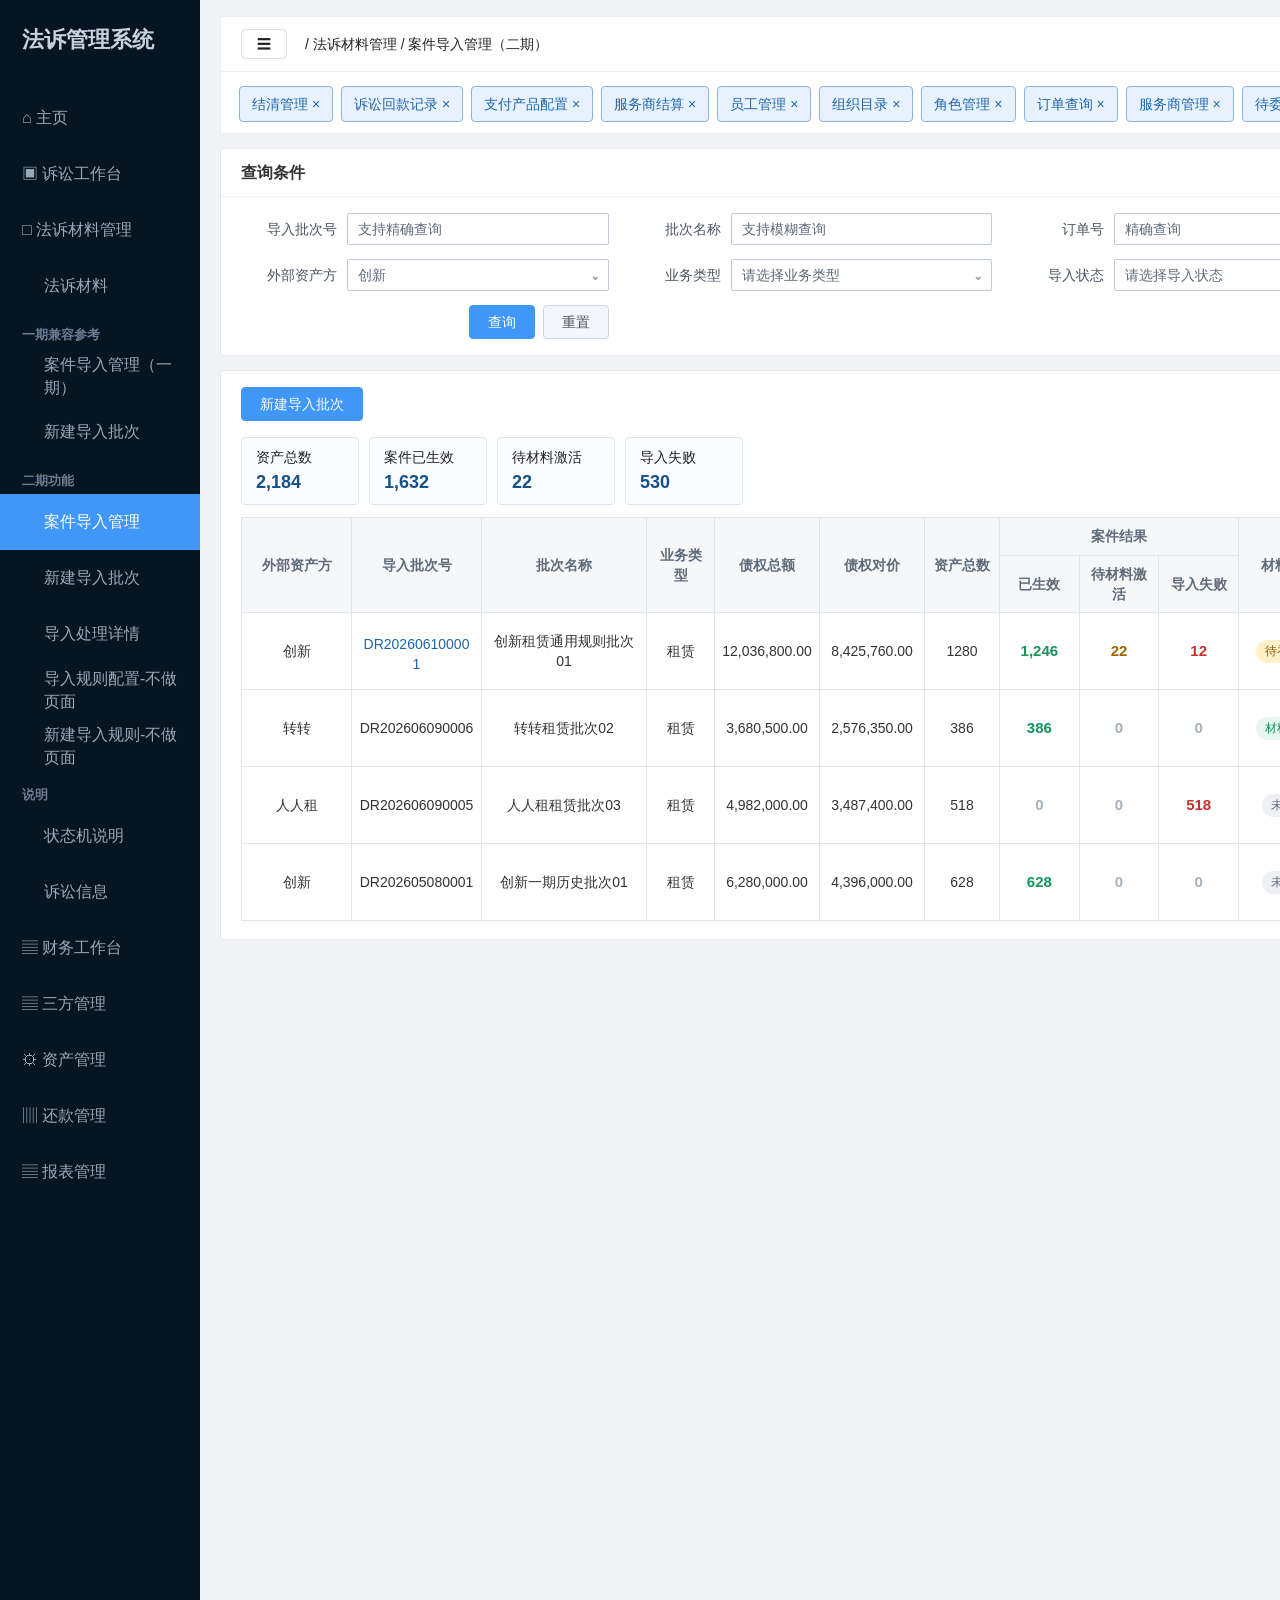
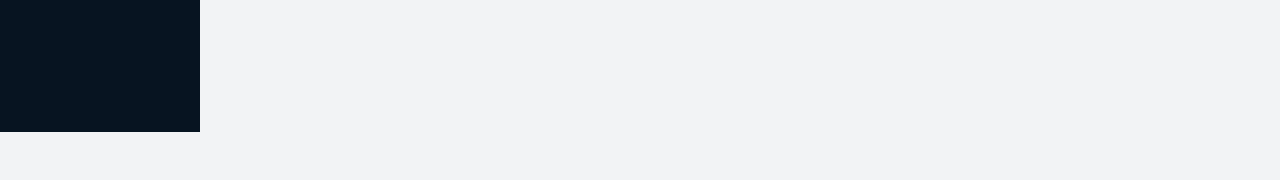
<file: index.html>
<!doctype html>
<html lang="zh-CN">
<head>
  <meta charset="utf-8">
  <title>案件导入管理</title>
  <style>
    *{box-sizing:border-box}
    html,body{margin:0;min-height:100%;background:#f0f0f0;color:#222;font:14px/1.45 -apple-system,BlinkMacSystemFont,"PingFang SC","Microsoft YaHei",Arial,sans-serif}
    body{overflow:auto}
    .canvas{width:2650px;min-height:1780px;background:#f2f3f5;display:grid;grid-template-columns:200px 1560px 810px;gap:20px;padding:0 20px 48px 0}
    .sidebar{background:#071421;color:#9aa8b9;min-height:1460px;padding-top:24px}
    .brand{font-size:22px;font-weight:700;color:#c7d1df;padding:0 22px 34px}
    .menu{list-style:none;margin:0;padding:0}
    .menu li{height:56px;display:flex;align-items:center;padding:0 22px;gap:12px;font-size:16px}
    .menu li.active{background:#4097f7;color:white}
    .menu .sub{padding-left:44px}
    .menu .menu-label{height:34px;padding:10px 22px 0;color:#6b7d92;font-size:13px;font-weight:600;letter-spacing:0;background:transparent}
    .menu li[data-left-menu]{cursor:pointer}
    .main{padding-top:16px}
    .top{height:56px;background:white;border:1px solid #eee;display:flex;align-items:center;padding:0 20px}
    .fold{width:46px;height:30px;border:1px solid #d6dee8;border-radius:4px;text-align:center;line-height:28px}
    .user{margin-left:auto;display:flex;align-items:center;gap:10px}
    .avatar{width:32px;height:32px;background:#d8dee8;border-radius:3px}
    .tabs{height:62px;background:white;border:1px solid #eee;border-top:0;padding:14px 18px;white-space:nowrap;overflow:hidden}
    .tab{display:inline-block;border:1px solid #8db5df;background:#e8f2ff;color:#1f66aa;border-radius:4px;padding:7px 12px;margin-right:8px}
    .tab.active{background:#1d65ad;color:white;border-color:#1d65ad}
    .process-tabs{display:none;height:56px;background:#f6f8fb;border:1px solid #edf0f5;border-top:0;padding:0 18px;align-items:flex-end;gap:36px}
    .process-tabs.show{display:flex}
    .process-tabs button{height:56px;border:0;background:transparent;color:#333;border-radius:0;padding:0 0 12px;font-weight:600;position:relative}
    .process-tabs button.active{color:#4097f7}
    .process-tabs button.active:after{content:"";position:absolute;left:0;right:0;bottom:0;height:2px;background:#4097f7}
    .process-tabs button[hidden]{display:none}
    .process-tabs .hint{align-self:center;margin-left:2px;color:#909399;font-size:13px}
    .tab-page{display:none}
    .tab-page.active{display:block}
    .panel{background:white;border:1px solid #e3e6eb;border-radius:4px;margin-top:14px}
    .panel-title{min-height:48px;border-bottom:1px solid #edf0f5;display:flex;align-items:center;justify-content:space-between;padding:0 20px;font-size:16px;font-weight:600;color:#333}
    .panel-title small{font-weight:400;color:#6b7280}
    .notice{background:#f7fbff;border:1px solid #cfe4ff;color:#2d5f91;padding:10px 12px;border-radius:4px;margin:16px 20px}
    .phase-badge{display:inline-flex;align-items:center;height:24px;padding:0 8px;border-radius:3px;background:#eaf2ff;color:#1d65ad;border:1px solid #b8d7ff;font-size:12px;margin-left:8px}
    .phase-badge.future{background:#fff7e6;color:#8a5a00;border-color:#e8c665}
    .search{padding:20px;display:grid;grid-template-columns:repeat(4,1fr) 160px;gap:16px 18px;align-items:start}
    .form-grid{padding:20px;display:grid;grid-template-columns:repeat(3,1fr);gap:18px 22px}
    .search.compact{padding:16px 20px;grid-template-columns:repeat(4,1fr);gap:14px 16px;align-items:center}
    .search-actions{display:flex;gap:8px;justify-content:flex-end;align-items:center}
    #detail .search.compact{grid-template-columns:300px 250px 230px 340px max-content;gap:12px;justify-content:start}
    #detail .search.compact label>span{min-width:64px}
    #detail .search.compact .search-actions{justify-content:flex-start;white-space:nowrap}
    .form-grid.compact{padding:18px 20px;grid-template-columns:repeat(3,1fr);gap:16px 24px}
    label{display:flex;align-items:flex-start;gap:10px}
    label>span{min-width:96px;line-height:32px;text-align:right;color:#4b5563}
    .req{color:#f56c6c;font-style:normal;font-weight:700;margin-right:3px}
    .search.compact label,.form-grid.compact label{align-items:center}
    .search.compact label>span,.form-grid.compact label>span{line-height:32px}
    .field-box{flex:1;min-width:0}
    .input,.select{height:32px;border:1px solid #bfc8d4;background:white;border-radius:2px;padding:6px 10px;color:#5f6b7a;display:flex;justify-content:space-between;align-items:center}
    .text-input{width:100%;display:block;font:inherit;outline:none}
    .native-select{width:100%;height:32px;border:1px solid #bfc8d4;background:#fff;color:#5f6b7a;padding:0 10px;border-radius:2px;font:inherit;outline:none}
    .select{position:relative;cursor:pointer;overflow:visible}
    .select b{margin-left:8px;color:#909399}
    .select-menu{position:absolute;top:34px;left:0;min-width:100%;width:max-content;max-width:460px;max-height:260px;overflow:auto;background:white;border:1px solid #bfc8d4;box-shadow:0 8px 18px rgba(15,23,42,.14);border-radius:3px;padding:4px 0;z-index:5000}
    .select-option{height:30px;display:flex;align-items:center;padding:0 12px;color:#333;white-space:nowrap}
    .select-option:hover,.select-option.active{background:#eef6ff;color:#1d65ad}
    .multi-rule-select{min-height:32px;height:auto;padding:5px 10px;align-items:flex-start}
    .multi-rule-select .rule-select-value{min-height:20px;line-height:20px;flex:1;color:#5f6b7a}
    .multi-rule-select .rule-select-placeholder{color:#909399}
    .multi-rule-option{display:flex;align-items:center;gap:8px;min-height:32px;padding:0 12px;color:#333;white-space:nowrap;cursor:pointer}
    .multi-rule-option:hover{background:#eef6ff;color:#1d65ad}
    .multi-rule-option input{margin:0}
    .textarea{height:76px;border:1px solid #bfc8d4;background:white;border-radius:2px;padding:8px 10px;color:#5f6b7a}
    .form-grid.compact .textarea{height:64px}
    .enum{font-size:12px;color:#1d65ad;background:#eef6ff;border:1px solid #b8d7ff;padding:5px 7px;margin-top:4px}
    .limit{font-size:12px;color:#777;margin-top:4px}
    .search.compact .enum,.search.compact .limit,.form-grid.compact .enum,.form-grid.compact .limit{display:none}
    button,.btn{height:34px;border:1px solid #cfd7e3;border-radius:4px;background:#f3f6fa;color:#4b5563;padding:0 18px;text-decoration:none;display:inline-flex;align-items:center;justify-content:center;cursor:pointer;font:inherit}
    button:disabled,.btn.disabled{background:#eef0f4!important;border-color:#d8dee8!important;color:#9aa3af!important;cursor:not-allowed}
    .primary{background:#4097f7;color:#fff;border-color:#4097f7}
    .danger{background:#fff1f0;color:#c53030;border-color:#ffccc7}
    .text-link{border:0;background:transparent;color:#1d65ad;padding:0 4px;height:28px;text-decoration:none;cursor:pointer}
    .toolbar{display:flex;gap:12px;align-items:center;padding:16px 20px;flex-wrap:wrap}
    .toolbar .spacer{flex:1}
    .op-actions{display:flex;align-items:center;justify-content:center;gap:8px;flex-wrap:nowrap;white-space:nowrap}
    .op-actions.two-line{display:grid;grid-template-columns:repeat(2,max-content);gap:4px 12px;justify-content:center;align-items:center;white-space:normal}
    .op-actions .text-link{white-space:nowrap}
    .op-actions.two-line .download-detail{grid-column:1 / -1;justify-self:center;white-space:nowrap}
    .file-link-list{display:flex;flex-direction:column;align-items:center;gap:4px;line-height:1.35}
    .file-link-row{display:block;max-width:100%;text-align:center}
    .file-name-link{max-width:none;overflow:visible;text-overflow:clip;white-space:normal;word-break:break-all;line-height:1.45;display:inline;vertical-align:middle}
    .unmatched-table th:nth-child(4),.unmatched-table td:nth-child(4){width:330px}
    .unmatched-table th:nth-child(5),.unmatched-table td:nth-child(5){width:220px}
    .file-preview-box{border:1px dashed #9cc5f4;background:#f7fbff;border-radius:4px;padding:28px;text-align:center;color:#2d5f91}
    .file-preview-box b{display:block;font-size:18px;margin-bottom:8px;color:#174f89}
    .summary{display:flex;gap:14px;padding:0 20px 14px;flex-wrap:wrap}
    .card{border:1px solid #dfe5ee;background:#fafcff;border-radius:4px;padding:12px 16px;min-width:138px}
    .card b{display:block;font-size:22px;color:#174f89;margin-top:4px}
    .summary.compact{padding:0 20px 12px;gap:10px}
    .summary.compact .card{min-width:118px;padding:9px 14px}
    .summary.compact .card b{font-size:18px;margin-top:2px}
    .batch-meta{display:grid;grid-template-columns:repeat(4,1fr);gap:10px;padding:0 20px 14px}
    .batch-meta .meta-item{border:1px solid #dfe5ee;background:#fbfdff;border-radius:4px;padding:8px 10px;min-height:56px}
    .batch-meta .meta-item b{display:block;color:#64748b;font-size:12px;margin-bottom:3px}
    .batch-meta .meta-item span{color:#1f2937;font-weight:600;word-break:break-word}
    table{border-collapse:collapse;width:100%;table-layout:fixed}
    th,td{border:1px solid #e1e5ea;padding:8px 6px;text-align:center;white-space:normal;word-break:break-word}
    th{background:#f6f7f9;color:#5f6b7a;font-weight:600}
    td{background:white;color:#333}
    .table-wrap{padding:0 20px 18px}
    .tag{display:inline-block;padding:3px 9px;border-radius:12px;font-size:12px;white-space:nowrap}
    .ok{background:#e8f6ef;color:#17945b}
    .warn{background:#fff1c7;color:#8a5a00}
    .bad{background:#fdecec;color:#c53030}
    .result-count{font-size:15px;font-weight:700}
    .result-success{color:#17945b}
    .result-pending{color:#9a6700}
    .result-failure{color:#c53030}
    .result-zero,.result-empty{color:#a8b0bb}
    .info{background:#eaf2ff;color:#1d65ad}
    .gray{background:#eef0f4;color:#5f6b7a}
    .submit-note{background:#fff7e6;border:1px solid #e8c665;color:#684800;padding:10px 12px;border-radius:4px;margin-top:12px}
    .tree-example{background:#fffaf0;border:1px solid #f0d37a;border-radius:4px;padding:10px 12px;margin:8px 0 0;font:13px/1.6 Menlo,Consolas,monospace;color:#5f4b12;white-space:pre-wrap}
    .state-grid{display:grid;grid-template-columns:repeat(4,1fr);gap:10px;padding:0 20px 18px}
    .state{border:1px solid #dfe5ee;background:#fafcff;border-radius:4px;padding:10px 12px}
    .state b{display:block;color:#174f89;margin-bottom:4px}
    .upload-zone{border:1px dashed #8db5df;background:#f8fbff;margin:0 20px 16px;padding:18px;border-radius:4px;display:grid;grid-template-columns:220px 1fr;gap:18px;align-items:center}
    .upload-zone.compact{grid-template-columns:160px 1fr;padding:14px 16px;margin-top:4px}
    .upload-icon{height:118px;border:1px solid #d7e7fb;background:white;border-radius:4px;display:flex;align-items:center;justify-content:center;color:#1d65ad;font-size:36px}
    .upload-zone.compact .upload-icon{height:86px}
    .file-row{min-height:42px;border:1px solid #e1e5ea;margin:8px 0;border-radius:4px;display:flex;align-items:center;justify-content:space-between;gap:12px;padding:7px 12px;background:#fff}
    .file-meta{display:flex;align-items:center;gap:12px;min-width:0}
    .file-name{font-weight:600;color:#333;word-break:break-all}
    .file-actions{display:flex;align-items:center;gap:8px;white-space:nowrap}
    .danger-link{color:#c53030}
    .batch-upload-grid{display:grid;grid-template-columns:1fr;gap:12px;margin-top:16px}
    .upload-card{border:1px solid #dfe5ee;background:#fbfdff;border-radius:4px;padding:14px}
    .upload-card h4{margin:0 0 8px;color:#174f89}
    .upload-card p{margin:0 0 12px;color:#6b7280}
    .batch-option{margin-top:14px;padding:12px 14px;border:1px solid #dfe5ee;background:#fafcff;border-radius:4px;color:#425466}
    .batch-option label{display:flex;align-items:flex-start;gap:8px;cursor:pointer}
    .batch-option label>span{min-width:0!important;line-height:normal!important;text-align:left!important}
    .batch-option input{margin-top:3px;accent-color:#4097f7}
    .batch-option b{display:inline;color:#425466;font-weight:600}
    .batch-option small{display:block;margin-top:4px;color:#7b8794;line-height:1.5}
    .batch-topline{padding:0 0 14px}
    .batch-top-item{display:grid;grid-template-columns:112px minmax(0,1fr);gap:12px;align-items:start}
    .batch-top-item>b{line-height:32px;text-align:right;color:#4b5563;font-weight:400;white-space:nowrap}
    .batch-top-value{min-height:32px;border:1px solid #bfc8d4;background:#fff;border-radius:2px;padding:6px 10px;color:#5f6b7a;line-height:20px}
    .batch-top-item small{grid-column:2;color:#777;font-size:12px;line-height:1.45}
    .steps{display:grid;grid-template-columns:repeat(5,1fr);gap:10px;padding:0 20px 18px}
    .step{border:1px solid #dfe5ee;background:#fff;padding:10px;border-radius:4px;position:relative}
    .step b{display:block;color:#174f89}
    .history-material-flow{display:grid;grid-template-columns:minmax(190px,1fr) 30px minmax(190px,1fr) 30px minmax(190px,1fr) 30px minmax(260px,1.25fr);gap:6px;align-items:stretch;padding:0 20px 18px}
    .history-flow-step{border:1px solid #d8e2ee;background:#fff;border-radius:4px;padding:13px 14px;min-width:0}
    .history-flow-step h4{margin:0 0 8px;color:#174f89;font-size:15px}
    .history-flow-step p{margin:4px 0;color:#5f6b7a;line-height:1.55;word-break:break-word}
    .history-flow-step .tag{margin-right:4px}
    .history-flow-arrow{display:flex;align-items:center;justify-content:center;color:#4097f7;font-size:24px;font-weight:700}
    .history-flow-outcome{padding-top:4px;border-top:1px dashed #d8e2ee;margin-top:8px}
    .history-flow-outcome:first-of-type{border-top:0;margin-top:0;padding-top:0}
    .overall-flow-board{margin:0 20px 18px;border:1px solid #d8e2ee;border-radius:4px;overflow:hidden;background:#fbfcfe}
    .overall-flow-head{display:grid;grid-template-columns:1fr 1fr 1fr;background:#f3f6fa;border-bottom:1px solid #d8e2ee}
    .overall-flow-head div{min-height:42px;display:flex;align-items:center;justify-content:center;font-weight:600;color:#4b5563;border-right:1px solid #d8e2ee}
    .overall-flow-head div:last-child{border-right:0}
    .overall-flow-row{display:grid;grid-template-columns:minmax(0,1fr) 34px minmax(0,1fr) 34px minmax(0,1fr);align-items:stretch;border-bottom:1px solid #e5eaf0}
    .overall-flow-row:last-child{border-bottom:0}
    .flow-lane-cell{padding:12px 14px;min-width:0;border-right:1px solid #e5eaf0;background:#fff}
    .flow-lane-cell.case-lane{border-right:0}
    .flow-route{display:flex;align-items:center;justify-content:center;color:#4097f7;font-size:24px;font-weight:700;background:#fbfcfe}
    .flow-node{min-height:66px;border:1px solid #b8d7ff;border-radius:4px;background:#f4f9ff;padding:10px 12px;color:#2d5f91}
    .flow-node b{display:block;margin-bottom:4px;color:#174f89}
    .flow-node span{display:block;font-size:12px;line-height:1.45;word-break:break-word}
    .flow-node.service-node{border-color:#d9dfe8;background:#f8fafc;color:#536273}
    .flow-node.service-node b{color:#334155}
    .flow-node.case-node{border-color:#ccebdc;background:#f4fbf7;color:#39705a}
    .flow-node.case-node b{color:#19724a}
    .flow-node.warn-node{border-color:#f1cf7c;background:#fffaf0;color:#8a5a00}
    .flow-node.warn-node b{color:#8a5a00}
    .flow-return{margin-top:7px;font-size:12px;color:#c67a00;line-height:1.45}
    .overall-flow-note{padding:12px 16px;background:#f7fbff;color:#486685;border-top:1px solid #d8e2ee;line-height:1.55}
    .state-track-note{display:grid;grid-template-columns:1fr 1fr;gap:12px;margin:0 20px 14px}
    .state-track-item{border:1px solid #d8e2ee;background:#f8fafc;border-radius:4px;padding:12px 14px;color:#536273;line-height:1.55}
    .state-track-item b{display:block;margin-bottom:3px;color:#26384d}
    .state-track-item.final{border-color:#b8d7ff;background:#f4f9ff;color:#2d5f91}
    .state-track-item.final b{color:#174f89}
    .state-flow-board{margin:0 20px 16px;border:1px solid #d8e2ee;border-radius:4px;overflow:hidden;background:#fbfcfe}
    .state-flow-head,.state-flow-row{display:grid;grid-template-columns:minmax(150px,.9fr) 30px minmax(190px,1.08fr) 30px minmax(210px,1.2fr) 30px minmax(260px,1.45fr);align-items:stretch}
    .state-flow-head{background:#f3f6fa;border-bottom:1px solid #d8e2ee;color:#4b5563;font-weight:600;text-align:center}
    .state-flow-head>div{min-height:42px;display:flex;align-items:center;justify-content:center;border-right:1px solid #d8e2ee;padding:0 8px}
    .state-flow-head>div:last-child{border-right:0}
    .state-flow-row{border-bottom:1px solid #e5eaf0}
    .state-flow-row:last-child{border-bottom:0}
    .state-flow-cell{padding:12px;min-width:0;background:#fff;border-right:1px solid #e5eaf0}
    .state-flow-cell:last-child{border-right:0}
    .state-flow-arrow{display:flex;align-items:center;justify-content:center;background:#fbfcfe;color:#4097f7;font-size:22px;font-weight:700}
    .state-flow-node{height:100%;min-height:76px;border:1px solid #d9dfe8;background:#f8fafc;border-radius:4px;padding:10px 12px;color:#536273;line-height:1.5}
    .state-flow-node b{display:block;margin-bottom:4px;color:#334155}
    .state-flow-node small{display:block;color:#708090;line-height:1.45}
    .state-flow-node.source{border-color:#b8d7ff;background:#f4f9ff;color:#2d5f91}
    .state-flow-node.source b{color:#174f89}
    .state-flow-node.success{border-color:#ccebdc;background:#f4fbf7;color:#39705a}
    .state-flow-node.success b{color:#19724a}
    .state-flow-node.warning{border-color:#f1cf7c;background:#fffaf0;color:#8a5a00}
    .state-flow-node.warning b{color:#8a5a00}
    .state-flow-node.failure{border-color:#f0c2c2;background:#fff7f7;color:#9b3c3c}
    .state-flow-node.failure b{color:#b42318}
    .state-outcome{padding:6px 0;border-top:1px dashed #d8e2ee}
    .state-outcome:first-child{padding-top:0;border-top:0}
    .state-outcome:last-child{padding-bottom:0}
    .state-writeback{display:grid;grid-template-columns:repeat(4,minmax(0,1fr));gap:10px;margin:0 20px 18px}
    .state-writeback-item{border:1px solid #d8e2ee;background:#fff;border-radius:4px;padding:12px;color:#536273;line-height:1.5}
    .state-writeback-item b{display:block;margin-bottom:5px;color:#26384d}
    .state-writeback-item strong{color:#174f89}
    .split{display:grid;grid-template-columns:1.2fr .8fr;gap:16px;padding:0 20px 18px}
    .box{border:1px solid #e1e5ea;background:#fff;border-radius:4px;padding:12px}
    .box h4{margin:0 0 10px;font-size:15px}
    .config-block{padding:0 20px 18px}
    .config-head{height:42px;display:flex;align-items:center;justify-content:space-between;color:#333;font-weight:600}
    .config-head small{font-weight:400;color:#6b7280}
    .inline-input{min-height:30px;border:1px solid #bfc8d4;background:white;border-radius:2px;padding:5px 8px;color:#5f6b7a;text-align:left}
    .inline-select{display:inline-block;min-height:22px;color:#333;text-align:left;font-weight:500;white-space:nowrap}
    .table-select{height:28px;min-width:72px;width:100%;padding:4px 8px;justify-content:center;white-space:nowrap}
    .table-select .select-menu{top:30px}
    .readonly-code{color:#6b7280;background:#f6f7f9;border-radius:3px;padding:4px 6px;font-family:Menlo,Consolas,monospace;font-size:12px}
    .chip-box{display:flex;gap:6px;flex-wrap:wrap;align-items:center;min-height:30px;text-align:left}
    .chip{display:inline-flex;align-items:center;height:26px;background:#eef6ff;border:1px solid #b8d7ff;color:#1d65ad;border-radius:3px;padding:0 8px;white-space:nowrap}
    .chip em{font-style:normal;font-size:12px;border-radius:9px;padding:1px 5px;margin-left:6px;background:#ffecec;color:#d93026}
    .chip em.optional{background:#eef2f6;color:#64748b}
    .chip i{font-style:normal;font-size:12px;border-radius:9px;padding:1px 5px;margin-left:4px;background:#e8f6ef;color:#17945b}
    .chip i.exact{background:#eaf2ff;color:#1d65ad}
    .chip-add{display:inline-flex;align-items:center;height:26px;border:1px dashed #8db5df;color:#1d65ad;background:#fff;border-radius:3px;padding:0 8px}
    .field-tabs{display:flex;gap:8px;margin:0 0 12px;flex-wrap:wrap}
    .field-tabs span{height:28px;display:inline-flex;align-items:center;border:1px solid #a9c8ea;color:#1d65ad;border-radius:3px;padding:0 9px;background:#fff;cursor:pointer}
    .field-tabs span.active{background:#1d65ad;color:#fff}
    .field-pane{display:none}
    .field-pane.active{display:block}
    .order-rule-pane{display:none}
    .order-rule-pane.active{display:block}
    .order-rule-summary{margin:0 0 12px;padding:9px 12px;border:1px solid #cfe4ff;background:#f7fbff;color:#2d5f91;border-radius:4px}
    .locked-cell{display:inline-flex;align-items:center;justify-content:center;min-width:58px;height:28px;padding:0 8px;border-radius:4px;background:#f1f5f9;color:#475569;border:1px solid #d8e0eb}
    .scope-tip{display:none;margin:0 0 12px;padding:8px 12px;border:1px solid #b7d7ff;background:#f0f7ff;color:#1d65ad;border-radius:4px}
    .scope-tip.show{display:block}
    .config-table th,.config-table td{padding:8px 6px;vertical-align:middle}
    .config-table td:nth-child(1),.config-table td:nth-child(2){text-align:left}
    .config-table .select{margin:0 auto}
    .config-table .inline-input{display:flex;align-items:center}
    .model-map{display:flex;flex-direction:column;gap:2px;line-height:1.35;text-align:left;color:#3b4658}
    .model-map strong{font-size:12px;color:#1d65ad;font-weight:600}
    .model-map span{font-size:12px;color:#64748b}
    .model-map.pending strong{color:#b45309}
    .field-config-table col:nth-child(1){width:96px}
    .field-config-table col:nth-child(2){width:124px}
    .field-config-table col:nth-child(3){width:220px}
    .field-config-table col:nth-child(4){width:78px}
    .field-config-table col:nth-child(5){width:90px}
    .field-config-table col:nth-child(6){width:auto}
    .material-config-table col:nth-child(1){width:170px}
    .material-config-table col:nth-child(2){width:108px}
    .material-config-table col:nth-child(3){width:auto}
    .material-config-table th:nth-child(4),.material-config-table td:nth-child(4){display:none}
    .material-required-summary{display:block;margin-top:4px;color:#8a5a00;font-size:12px;font-weight:400}
    #task table th:nth-child(1),#task table td:nth-child(1){width:86px!important}
    #task table th:nth-child(2),#task table td:nth-child(2){width:132px!important}
    #task table th:nth-child(3),#task table td:nth-child(3){width:178px!important}
    #task table th:nth-child(4),#task table td:nth-child(4){width:64px!important}
    #task table th:nth-child(5),#task table td:nth-child(5),#task table th:nth-child(6),#task table td:nth-child(6){width:110px!important}
    #task table th:nth-child(7),#task table td:nth-child(7),#task table th:nth-child(8),#task table td:nth-child(8),#task table th:nth-child(9),#task table td:nth-child(9){width:68px!important}
    #task table th:nth-child(10),#task table td:nth-child(10){width:86px!important}
    #task table th:nth-child(11),#task table td:nth-child(11){width:132px!important}
    #task table th:nth-child(12),#task table td:nth-child(12){width:148px!important}
    #ruleConfig table th:nth-child(2),#ruleConfig table td:nth-child(2){width:86px!important}
    #ruleConfig table th:nth-child(3),#ruleConfig table td:nth-child(3){width:64px!important}
    #ruleConfig table th:nth-child(4),#ruleConfig table td:nth-child(4),#ruleConfig table th:nth-child(5),#ruleConfig table td:nth-child(5),#ruleConfig table th:nth-child(6),#ruleConfig table td:nth-child(6){width:92px!important}
    #ruleConfig table th:nth-child(7),#ruleConfig table td:nth-child(7){width:78px!important}
    #ruleConfig table th:nth-child(8),#ruleConfig table td:nth-child(8){width:136px!important}
    #ruleConfig table th:nth-child(9),#ruleConfig table td:nth-child(9){width:86px!important}
    #orderProcessingPane table th:nth-child(1),#orderProcessingPane table td:nth-child(1){width:42px!important}
    .order-result-table{min-width:1422px}
    .row-actions{display:flex;flex-direction:column;align-items:center;gap:6px;white-space:nowrap}
    #orderProcessingPane table th:nth-child(2),#orderProcessingPane table td:nth-child(2){width:190px!important;white-space:nowrap}
    #orderProcessingPane table th:nth-child(3),#orderProcessingPane table td:nth-child(3){width:260px!important}
    #orderProcessingPane table th:nth-child(4),#orderProcessingPane table td:nth-child(4){width:80px!important}
    #orderProcessingPane table th:nth-child(5),#orderProcessingPane table td:nth-child(5){width:105px!important}
    #orderProcessingPane table th:nth-child(6),#orderProcessingPane table td:nth-child(6){width:110px!important;white-space:nowrap}
    #orderProcessingPane table th:nth-child(7),#orderProcessingPane table td:nth-child(7){width:105px!important;white-space:nowrap}
    #orderProcessingPane table th:nth-child(8),#orderProcessingPane table td:nth-child(8){width:350px!important}
    #orderProcessingPane table th:nth-child(9),#orderProcessingPane table td:nth-child(9){width:180px!important;white-space:nowrap}
    #missingPane table th:nth-child(1),#missingPane table td:nth-child(1){width:42px!important}
    #missingPane table th:nth-child(2),#missingPane table td:nth-child(2){width:190px!important;white-space:nowrap}
    #missingPane table th:nth-child(3),#missingPane table td:nth-child(3){width:236px!important}
    #missingPane table th:nth-child(4),#missingPane table td:nth-child(4){width:76px!important}
    #missingPane table th:nth-child(5),#missingPane table td:nth-child(5){width:132px!important}
    #missingPane table th:nth-child(6),#missingPane table td:nth-child(6){width:178px!important}
    #missingPane table th:nth-child(7),#missingPane table td:nth-child(7){width:82px!important}
    #missingPane table th:nth-child(8),#missingPane table td:nth-child(8){width:110px!important}
    .unmatched-table th:nth-child(1),.unmatched-table td:nth-child(1){width:42px!important}
    .unmatched-table th:nth-child(2),.unmatched-table td:nth-child(2){width:210px!important;white-space:nowrap}
    .unmatched-table th:nth-child(3),.unmatched-table td:nth-child(3){width:236px!important}
    .unmatched-table th:nth-child(4),.unmatched-table td:nth-child(4){width:320px!important}
    .unmatched-table th:nth-child(5),.unmatched-table td:nth-child(5){width:180px!important}
    .parse-pane[data-parse-pane="field"] table th:nth-child(1),.parse-pane[data-parse-pane="field"] table td:nth-child(1){width:50px!important}
    .parse-pane[data-parse-pane="field"] table th:nth-child(2),.parse-pane[data-parse-pane="field"] table td:nth-child(2){width:146px!important}
    .parse-pane[data-parse-pane="field"] table th:nth-child(3),.parse-pane[data-parse-pane="field"] table td:nth-child(3){width:210px!important}
    .parse-pane[data-parse-pane="field"] table th:nth-child(4),.parse-pane[data-parse-pane="field"] table td:nth-child(4){width:86px!important}
    .parse-pane[data-parse-pane="material"] table th:nth-child(1),.parse-pane[data-parse-pane="material"] table td:nth-child(1){width:120px!important}
    .parse-pane[data-parse-pane="material"] table th:nth-child(2),.parse-pane[data-parse-pane="material"] table td:nth-child(2){width:390px!important}
    .parse-pane[data-parse-pane="material"] table th:nth-child(3),.parse-pane[data-parse-pane="material"] table td:nth-child(3){width:86px!important}
    .parse-pane[data-parse-pane="relation"] table th:nth-child(1),.parse-pane[data-parse-pane="relation"] table td:nth-child(1),.parse-pane[data-parse-pane="result"] table th:nth-child(1),.parse-pane[data-parse-pane="result"] table td:nth-child(1){width:126px!important}
    .parse-pane[data-parse-pane="relation"] table th:nth-child(3),.parse-pane[data-parse-pane="relation"] table td:nth-child(3),.parse-pane[data-parse-pane="result"] table th:nth-child(3),.parse-pane[data-parse-pane="result"] table td:nth-child(3){width:92px!important}
    .permission-controlled{opacity:.7}
    .logic-list{margin:0;padding-left:18px;color:#4b5563}
    .logic-list li{margin:5px 0}
    .mini-tabs{display:flex;gap:8px;margin:6px 0 12px}
    .mini-tabs span{border:1px solid #a9c8ea;color:#1d65ad;border-radius:4px;padding:5px 10px}
    .mini-tabs span.active{background:#1d65ad;color:white}
    .parse-tabs{display:flex;gap:8px;margin:6px 0 12px;flex-wrap:wrap}
    .parse-tabs button{height:30px;border:1px solid #a9c8ea;color:#1d65ad;background:white;border-radius:4px;padding:0 10px}
    .parse-tabs button.active{background:#1d65ad;color:white}
    .parse-pane{display:none}
    .parse-pane.active{display:block}
    .parse-summary{display:grid;grid-template-columns:repeat(4,1fr);gap:10px;margin:0 0 14px}
    .parse-summary .state{min-height:72px;background:#fbfdff}
    .parse-summary .state b{margin-bottom:2px}
    .list-tabs{display:flex;align-items:center;gap:26px;border-bottom:1px solid #e5eaf2;margin:0 20px 12px}
    .list-tabs button{height:44px;border:0;background:transparent;border-radius:0;padding:0 0 10px;color:#333;font-weight:600;position:relative}
    .list-tabs button.active{color:#4097f7}
    .list-tabs button.active:after{content:"";position:absolute;left:0;right:0;bottom:-1px;height:2px;background:#4097f7}
    .list-tabs .hint{color:#909399;font-size:13px;margin-left:auto}
    .supp-pane{display:none}
    .supp-pane.active{display:block}
    .pagination{display:flex;justify-content:flex-end;align-items:center;gap:8px;padding:12px 20px 18px;color:#6b7280}
    .pagination span,.pagination button{height:28px;min-width:30px;border:1px solid #d8dee8;background:#fff;border-radius:3px;padding:0 9px}
    .pagination .active{background:#4097f7;color:#fff;border-color:#4097f7}
    .footer-btns{border-top:1px solid #edf0f5;padding:14px 20px;display:flex;justify-content:flex-end;gap:12px}
    .kv{display:grid;grid-template-columns:130px 1fr 130px 1fr;gap:0;border:1px solid #e1e5ea}
    .kv b,.kv span{border:1px solid #e1e5ea;margin:-1px 0 0 -1px;padding:9px 10px;min-height:36px}
    .kv b{background:#f6f7f9;color:#5f6b7a;font-weight:600}
    .anno{padding-top:16px}
    .anno-title{font-size:30px;color:#ff4d4f;text-align:center;margin:18px 0 14px}
    .anno-block{background:#ffe126;border:1px solid #c2a600;padding:12px 14px;margin:0 0 16px;font-size:14px}
    .anno-block h3{margin:0 0 8px;font-size:16px}
    .anno-block p{margin:5px 0}
    .anno-block b{display:inline-block;width:22px}
    .button-state-table{width:100%;border-collapse:collapse;margin-top:8px;table-layout:auto;font-size:13px}
    .button-state-table th,.button-state-table td{border:1px solid #d9bf30;padding:6px 8px;text-align:left;vertical-align:top;line-height:1.45;background:#fffef5;color:#333;word-break:normal}
    .button-state-table thead th{background:#fff4b8;color:#174f89;font-weight:700;white-space:nowrap}
    .button-state-table tbody th{width:108px;background:#fffbe0;color:#1d65ad;font-weight:700;white-space:nowrap}
    .button-state-table td{word-break:break-word}
    .anno-page{display:none}
    .anno-page.active{display:block}
    .modal-mask{display:none;position:fixed;inset:0;background:rgba(0,0,0,.38);z-index:20;align-items:center;justify-content:center}
    .modal-mask.show{display:flex}
    .modal{width:760px;max-height:86vh;background:white;border-radius:4px;box-shadow:0 14px 42px rgba(0,0,0,.22);display:flex;flex-direction:column}
    .modal.large{width:1180px}
    .modal.wide{width:1220px}
    .modal-head{height:54px;border-bottom:1px solid #edf0f5;display:flex;align-items:center;padding:0 18px;font-size:16px;font-weight:600}
    .modal-head button{margin-left:auto;width:30px;height:30px;padding:0;border:0;background:white;font-size:20px}
    .modal-body{padding:18px;overflow:auto}
    .modal-foot{border-top:1px solid #edf0f5;padding:12px 18px;display:flex;justify-content:flex-end;gap:10px}
    .rule-detail-link{margin-top:6px;padding-left:0;height:28px;font-size:14px;font-weight:600}
    .rule-detail-modal{width:1080px!important}
    .rule-detail-modal .modal-head{align-items:flex-start;padding-top:11px;height:62px}
    .rule-detail-layout{display:block}
    .rule-detail-section{margin-bottom:18px}
    .rule-detail-section h4{margin:0 0 10px;font-size:14px;color:#334155}
    .rule-summary-grid{display:grid;grid-template-columns:repeat(2,minmax(0,1fr));border:1px solid #e1e8f0;border-bottom:0}
    .rule-summary-grid div{min-height:56px;padding:8px 10px;border-right:1px solid #e1e8f0;border-bottom:1px solid #e1e8f0}
    .rule-summary-grid div:nth-child(2n){border-right:0}
    .rule-summary-grid b{display:block;margin-bottom:3px;font-size:12px;font-weight:400;color:#7b8794}
    .rule-summary-grid span{color:#334155;word-break:break-word}
    .rule-detail-table th,.rule-detail-table td{padding:8px 6px;font-size:12px}
    .rule-field-table th:nth-child(1){width:132px}
    .rule-field-table th:nth-child(2){width:72px}
    .rule-field-table th:nth-child(3){width:128px}
    .rule-material-table th:nth-child(1){width:118px}
    .rule-material-table th:nth-child(2){width:96px}
    .rule-material-table th:nth-child(4){width:72px}
    .rule-material-table th:nth-child(5){width:84px}
    .rule-detail-tabs{display:flex;gap:8px;margin-bottom:10px}
    .rule-detail-tabs button{height:28px;padding:0 10px;background:#fff;border-color:#cfd9e5;color:#4b5563}
    .rule-detail-tabs button.active{background:#eaf2ff;border-color:#8db5df;color:#1d65ad}
    .rule-detail-rule-tabs{display:flex;gap:0;margin:0 0 16px;border-bottom:1px solid #cfd9e5}
    .rule-detail-rule-tabs button{height:32px;padding:0 18px;border:1px solid #cfd9e5;border-bottom:0;border-radius:3px 3px 0 0;background:#f7f9fc;color:#4b5563;margin:0 4px 0 0}
    .rule-detail-rule-tabs button.active{background:#fff;color:#1d65ad;font-weight:600;position:relative;top:1px}
    .material-name-form{grid-template-columns:repeat(4,minmax(0,1fr))!important;gap:16px 28px!important;align-items:start}
    .material-name-form label>span{min-width:112px}
    .material-name-form .select{min-width:100px}
    .toast{display:none;position:fixed;top:72px;left:50%;transform:translateX(-50%);background:#17233d;color:white;padding:9px 16px;border-radius:4px;z-index:30}
    .toast.show{display:block}
  </style>
</head>
<body>
<div class="canvas">
  <aside class="sidebar">
    <div class="brand">法诉管理系统</div>
    <ul class="menu">
      <li>⌂ 主页</li>
      <li>▣ 诉讼工作台</li>
      <li>□ 法诉材料管理</li>
      <li class="sub">法诉材料</li>
      <li class="menu-label">一期兼容参考</li>
      <li class="sub" data-left-menu="task">案件导入管理（一期）</li>
      <li class="sub" data-left-menu="newImport">新建导入批次</li>
      <li class="menu-label">二期功能</li>
      <li class="sub active" data-left-menu="taskFull">案件导入管理</li>
      <li class="sub" data-left-menu="newImportFull">新建导入批次</li>
      <li class="sub" data-left-menu="detail">导入处理详情</li>
      <li class="sub" data-left-menu="ruleConfig">导入规则配置-不做页面</li>
      <li class="sub" data-left-menu="newRule">新建导入规则-不做页面</li>
      <li class="menu-label">说明</li>
      <li class="sub" data-left-menu="stateMachine">状态机说明</li>
      <li class="sub">诉讼信息</li>
      <li>▤ 财务工作台</li>
      <li>▤ 三方管理</li>
      <li>⚙ 资产管理</li>
      <li>▥ 还款管理</li>
      <li>▤ 报表管理</li>
    </ul>
  </aside>

  <main class="main">
    <div class="top">
      <div class="fold">☰</div>
      <div id="breadcrumbText" style="margin-left:18px">/ 法诉材料管理 / 案件导入管理（二期）</div>
      <div class="user"><div class="avatar"></div>孟宪迎⌄</div>
    </div>
    <div class="tabs">
      <span class="tab">结清管理 ×</span><span class="tab">诉讼回款记录 ×</span><span class="tab">支付产品配置 ×</span><span class="tab">服务商结算 ×</span><span class="tab">员工管理 ×</span><span class="tab">组织目录 ×</span><span class="tab">角色管理 ×</span><span class="tab">订单查询 ×</span><span class="tab">服务商管理 ×</span><span class="tab">待委外管理 ×</span><span class="tab">诉讼管理 ×</span><span class="tab">法诉材料 ×</span><span id="activeWorkTab" class="tab active">案件导入管理（二期） ×</span>
    </div>
    <div id="processTabs" class="process-tabs">
      <button data-process-tab="newImport">新建导入批次</button>
      <button data-process-tab="detail" hidden>导入处理详情</button>
      <span id="processTabsHint" class="hint">二期：批次可分次提交订单和材料，按当前批次统一追溯和处理</span>
    </div>

    <section id="task" class="tab-page">
      <div class="panel">
        <div class="panel-title">查询条件</div>
        <div class="search compact">
          <label><span>导入批次号</span><div class="field-box"><div class="input">支持精确查询</div><div class="limit">文本，最多50字符；非必填。</div></div></label>
          <label><span>批次名称</span><div class="field-box"><div class="input">支持模糊查询</div><div class="limit">文本，最多50字符；非必填。</div></div></label>
          <label><span>外部资产方</span><div class="field-box"><div class="select" data-options="创新">创新<b>⌄</b></div><div class="enum">枚举：创新</div><div class="limit">一期外部资产方固定只有创新。</div></div></label>
          <label><span>业务类型</span><div class="field-box"><div class="select" data-options="全部|租赁">请选择业务类型<b>⌄</b></div><div class="enum">枚举：全部 / 租赁</div><div class="limit">本期仅配置租赁。</div></div></label>
          <label><span>批次状态</span><div class="field-box"><div class="select" data-options="全部|导入中|导入完成|导入失败">请选择批次状态<b>⌄</b></div><div class="enum">枚举：全部 / 导入中 / 导入完成 / 导入失败</div><div class="limit">至少1笔成功为导入完成；整批0笔成功或任务创建后的系统异常为导入失败。</div></div></label>
          <label><span>首次导入时间</span><div class="field-box"><div class="input">开始时间 - 结束时间</div><div class="limit">按批次首次导入时间查询；精确到秒。</div></div></label>
          <div class="search-actions"><button class="primary">查询</button><button>重置</button></div>
        </div>
      </div>

      <div class="panel">
        <div class="toolbar">
          <button class="primary" data-action="start-import">新建导入批次</button>
        </div>
        <div class="summary compact"><div class="card">资产总数<b>2,184</b></div><div class="card">导入成功<b>1,632</b></div><div class="card">导入失败<b>530</b></div><div class="card">导入中<b>1</b></div></div>
        <div class="table-wrap">
          <table>
            <thead>
              <tr><th style="width:130px">外部资产方</th><th style="width:150px">导入批次号</th><th style="width:210px">批次名称</th><th>业务类型</th><th>债权总额</th><th>债权对价</th><th>资产总数</th><th>导入成功</th><th>导入失败</th><th>批次状态</th><th style="width:160px">首次导入时间</th><th style="width:190px">操作</th></tr>
            </thead>
            <tbody>
              <tr><td>创新</td><td>DR202606100001</td><td id="taskBatchName">创新租赁通用规则批次01</td><td>租赁</td><td id="taskTotalDebt">12,036,800.00</td><td id="taskDebtPrice">8,425,760.00</td><td>1280</td><td>1246</td><td>34</td><td><span class="tag ok">导入完成</span></td><td>2026-06-10 20:15:32</td><td><div class="op-actions two-line"><a class="text-link" href="./法诉案件导入_导入结果明细.xlsx" download>下载明细</a><button class="text-link" onclick="openDebtAmountModal('main','DR202606100001','创新租赁通用规则批次01','创新','租赁','创新租赁通用规则','襄阳鸿飞企业管理有限公司(91420600MACTCY0R42)','12,036,800.00','8,425,760.00')">编辑</button></div></td></tr>
              <tr><td>转转</td><td>DR202606090006</td><td id="taskBatchNameZz">转转租赁批次02</td><td>租赁</td><td id="taskTotalDebtZz">3,680,500.00</td><td id="taskDebtPriceZz">2,576,350.00</td><td>386</td><td>386</td><td>0</td><td><span class="tag ok">导入完成</span></td><td>2026-06-09 18:42:10</td><td><div class="op-actions two-line"><a class="text-link" href="./法诉案件导入_导入结果明细.xlsx" download>下载明细</a><button class="text-link" onclick="openDebtAmountModal('zz','DR202606090006','转转租赁批次02','转转','租赁','转转租赁规则','武汉小优企业管理有限公司(91420115MACRLKWJ1A)','3,680,500.00','2,576,350.00')">编辑</button></div></td></tr>
              <tr><td>人人租</td><td>DR202606090005</td><td id="taskBatchNameRrz">人人租租赁批次03</td><td>租赁</td><td id="taskTotalDebtRrz">4,982,000.00</td><td id="taskDebtPriceRrz">3,487,400.00</td><td>518</td><td>0</td><td>518</td><td><span class="tag bad">导入失败</span></td><td>2026-06-09 11:08:55</td><td><div class="op-actions two-line"><a class="text-link" href="./法诉案件导入_导入结果明细.xlsx" download>下载明细</a><button class="text-link" onclick="openDebtAmountModal('rrz','DR202606090005','人人租租赁批次03','人人租','租赁','人人租租赁规则','聊城小优企业管理有限公司(91371521MADE8H2E0)','4,982,000.00','3,487,400.00')">编辑</button></div></td></tr>
              <tr><td>创新</td><td>DR202606120003</td><td>创新租赁导入中批次04</td><td>租赁</td><td>980,000.00</td><td>686,000.00</td><td>100</td><td>-</td><td>-</td><td><span class="tag info">导入中</span></td><td>2026-06-12 09:20:16</td><td></td></tr>
            </tbody>
          </table>
          <div class="pagination"><span>共 55 条</span><button>‹</button><span class="active">1</span><span>2</span><span>3</span><span>4</span><span>5</span><button>›</button><span>10条/页</span></div>
        </div>
      </div>
    </section>

    <section id="ruleConfig" class="tab-page">
      <div class="panel">
        <div class="panel-title">查询条件 <small>按外部资产方维护导入字段和材料校验规则</small></div>
        <div class="search compact">
          <label><span>外部资产方</span><div class="field-box"><div class="select" data-options="全部|创新|转转|人人租">全部<b>⌄</b></div><div class="enum">全部 / 创新 / 转转 / 人人租</div><div class="limit">枚举来源于法诉系统数据字典，由研发配置维护。</div></div></label>
          <label><span>业务类型</span><div class="field-box"><div class="select" data-options="全部|租赁">全部<b>⌄</b></div><div class="enum">全部 / 租赁</div></div></label>
          <label><span>规则状态</span><div class="field-box"><div class="select" data-options="全部|启用|停用">全部<b>⌄</b></div><div class="enum">全部 / 启用 / 停用</div></div></label>
          <div class="search-actions"><button class="primary">查询</button><button>重置</button></div>
        </div>
      </div>
      <div class="panel">
        <div class="toolbar">
          <button class="primary" data-action="new-rule">新建规则</button>
          <a class="btn primary" href="./法诉案件导入_Excel模板及文件格式说明0702_最终版.xlsx" download>下载0702模板</a>
          <span class="spacer"></span>
          <span class="tag info">二期按外部资产方配置字段和材料规则</span>
        </div>
        <div class="table-wrap">
          <table>
            <thead><tr><th>规则名称</th><th>外部资产方</th><th>业务类型</th><th>模板字段数</th><th>必填材料名数</th><th>非必填材料名数</th><th>规则状态</th><th>最后更新时间</th><th>操作</th></tr></thead>
            <tbody>
              <tr><td>创新租赁通用规则</td><td>创新</td><td>租赁</td><td>67</td><td>6</td><td>6</td><td><span class="tag ok">启用</span></td><td>2026-06-28 18:30:00</td><td><button class="text-link" data-action="edit-rule">编辑</button> <button class="text-link" data-action="copy-rule">复制</button></td></tr>
              <tr><td>转转租赁规则</td><td>转转</td><td>租赁</td><td>67</td><td>5</td><td>4</td><td><span class="tag ok">启用</span></td><td>2026-06-28 18:42:00</td><td><button class="text-link" data-action="edit-rule">编辑</button> <button class="text-link" data-action="copy-rule">复制</button></td></tr>
              <tr><td>人人租租赁规则</td><td>人人租</td><td>租赁</td><td>67</td><td>4</td><td>3</td><td><span class="tag gray">停用</span></td><td>2026-06-28 17:20:00</td><td><button class="text-link" data-action="edit-rule">编辑</button> <button class="text-link">启用</button></td></tr>
            </tbody>
          </table>
        </div>
      </div>
    </section>

    <section id="ruleEdit" class="tab-page">
      <div class="panel">
        <div class="panel-title"><span id="ruleEditTitle">新建导入规则</span><small>配置后供新建导入页面选择使用</small></div>
        <div class="form-grid compact">
          <label><span><em class="req">*</em>规则名称</span><div class="field-box"><div class="input" id="ruleNameInput">转转租赁规则</div><div class="limit">必填，2-50字符；同一资产方下不可重复。</div></div></label>
          <label><span><em class="req">*</em>外部资产方</span><div class="field-box"><div class="select" data-options="全部|创新|转转|人人租">转转<b>⌄</b></div><div class="enum">全部 / 创新 / 转转 / 人人租</div><div class="limit">必填；枚举来源于法诉系统数据字典，由研发配置维护。“全部”仅用于查询，启用规则时不可选择。</div></div></label>
          <label><span><em class="req">*</em>业务类型</span><div class="field-box"><div class="select" data-options="租赁">租赁<b>⌄</b></div><div class="enum">租赁</div><div class="limit">本期仅配置租赁。</div></div></label>
          <label><span><em class="req">*</em>规则状态</span><div class="field-box"><div class="select" data-options="启用|停用">启用<b>⌄</b></div><div class="enum">启用 / 停用</div><div class="limit">启用后，新建导入页面才可选择。</div></div></label>
          <label><span>适用说明</span><div class="field-box"><div class="textarea">用于转转租赁旧/新合同订单导入，合同名称和材料名称按本页配置识别。</div><div class="limit">非必填，最多200字符。</div></div></label>
        </div>
      </div>

      <div class="panel">
        <div class="config-block">
          <div class="config-head">
            <span>Excel模板字段配置（首租/续租共用）</span>
          </div>
          <div class="field-tabs"><span class="active" data-field-tab="template">案件导入模板</span><span data-field-tab="mapping">字段映射说明</span><span data-field-tab="materials">文件材料清单</span><span data-field-tab="guide">导入说明</span></div>
          <div class="field-pane active" data-field-pane="template">
          <div class="table-wrap" style="padding:0">
            <table id="fieldRuleTable" class="config-table field-config-table">
              <colgroup><col><col><col><col><col><col></colgroup>
              <thead><tr><th>工作表</th><th>Excel列名</th><th>模型映射确认</th><th>启用</th><th>是否必填</th><th>校验说明</th></tr></thead>
              <tbody><tr class="locked-row"><td>案件导入模板</td><td>订单编号</td><td><div class="model-map"><strong>loanInfo 订单基础信息</strong><span>字段：loanNo</span><span>模型必填：是</span></div></td><td><span class="locked-cell">启用</span></td><td><span class="locked-cell">必填</span></td><td><div class="inline-input">基础锁定字段；文本格式；不得为空；建议按文本格式填写，避免科学计数法</div></td></tr>
<tr><td>案件导入模板</td><td>父订单编号</td><td><div class="model-map"><strong>loanInfo 订单基础信息</strong><span>字段：parentLoanNo</span><span>模型必填：否</span></div></td><td><div class="select table-select" data-options="启用|不启用">启用<b>⌄</b></div></td><td><div class="select table-select" data-options="是|否|条件必填">条件必填<b>⌄</b></div></td><td><div class="inline-input">文本格式；主订单可为空；续租订单必填；父订单需同批次导入或系统已存在，且客户证件号一致</div></td></tr>
<tr><td>案件导入模板</td><td>所属商户</td><td><div class="model-map"><strong>loanExtInfo 订单扩展信息</strong><span>字段：merchantName</span><span>模型必填：否</span></div></td><td><div class="select table-select" data-options="启用|不启用">启用<b>⌄</b></div></td><td><div class="select table-select" data-options="是|否|条件必填">否<b>⌄</b></div></td><td><div class="inline-input">文本，最多100字符</div></td></tr>
<tr class="locked-row"><td>案件导入模板</td><td>姓名</td><td><div class="model-map"><strong>userInfo 用户信息</strong><span>字段：customerName</span><span>模型必填：是</span></div></td><td><span class="locked-cell">启用</span></td><td><span class="locked-cell">必填</span></td><td><div class="inline-input">基础锁定字段；文本，前后空格自动去除；不脱敏</div></td></tr>
<tr><td>案件导入模板</td><td>性别</td><td><div class="model-map"><strong>userInfo 用户信息</strong><span>字段：gender</span><span>模型必填：否</span></div></td><td><div class="select table-select" data-options="启用|不启用">启用<b>⌄</b></div></td><td><div class="select table-select" data-options="是|否|条件必填">否<b>⌄</b></div></td><td><div class="inline-input">枚举：男、女；可为空</div></td></tr>
<tr><td>案件导入模板</td><td>民族</td><td><div class="model-map"><strong>userInfo 用户信息</strong><span>字段：nation</span><span>模型必填：否</span></div></td><td><div class="select table-select" data-options="启用|不启用">启用<b>⌄</b></div></td><td><div class="select table-select" data-options="是|否|条件必填">否<b>⌄</b></div></td><td><div class="inline-input">文本，最多20字符</div></td></tr>
<tr><td>案件导入模板</td><td>出生日期</td><td><div class="model-map"><strong>userInfo 用户信息</strong><span>字段：birthDate</span><span>模型必填：否</span></div></td><td><div class="select table-select" data-options="启用|不启用">启用<b>⌄</b></div></td><td><div class="select table-select" data-options="是|否|条件必填">否<b>⌄</b></div></td><td><div class="inline-input">支持yyyy-MM-dd、yyyy/M/d、yyyy年M月d日</div></td></tr>
<tr><td>案件导入模板</td><td>商品名称</td><td><div class="model-map"><strong>itemInfo 商品信息</strong><span>字段：productName</span><span>模型必填：是</span></div></td><td><div class="select table-select" data-options="启用|不启用">启用<b>⌄</b></div></td><td><div class="select table-select" data-options="是|否|条件必填">是<b>⌄</b></div></td><td><div class="inline-input">文本，最多200字符</div></td></tr>
<tr><td>案件导入模板</td><td>商品成色</td><td><div class="model-map"><strong>itemInfo 商品信息</strong><span>字段：productCondition</span><span>模型必填：否</span></div></td><td><div class="select table-select" data-options="启用|不启用">启用<b>⌄</b></div></td><td><div class="select table-select" data-options="是|否|条件必填">否<b>⌄</b></div></td><td><div class="inline-input">文本，最多50字符</div></td></tr>
<tr><td>案件导入模板</td><td>商品规格</td><td><div class="model-map"><strong>itemInfo 商品信息</strong><span>字段：productSpec</span><span>模型必填：否</span></div></td><td><div class="select table-select" data-options="启用|不启用">启用<b>⌄</b></div></td><td><div class="select table-select" data-options="是|否|条件必填">否<b>⌄</b></div></td><td><div class="inline-input">文本，最多100字符</div></td></tr>
<tr><td>案件导入模板</td><td>序列号</td><td><div class="model-map"><strong>itemInfo 商品信息</strong><span>字段：serialNo</span><span>模型必填：否</span></div></td><td><div class="select table-select" data-options="启用|不启用">启用<b>⌄</b></div></td><td><div class="select table-select" data-options="是|否|条件必填">否<b>⌄</b></div></td><td><div class="inline-input">文本格式；监管机建议填写</div></td></tr>
<tr class="locked-row"><td>案件导入模板</td><td>身份证号</td><td><div class="model-map"><strong>userInfo 用户信息</strong><span>字段：idNo</span><span>模型必填：是</span></div></td><td><span class="locked-cell">启用</span></td><td><span class="locked-cell">必填</span></td><td><div class="inline-input">基础锁定字段；文本格式；18位身份证；不得脱敏</div></td></tr>
<tr><td>案件导入模板</td><td>下单手机号</td><td><div class="model-map"><strong>userInfo 用户信息</strong><span>字段：orderMobile</span><span>模型必填：是</span></div></td><td><div class="select table-select" data-options="启用|不启用">启用<b>⌄</b></div></td><td><div class="select table-select" data-options="是|否|条件必填">是<b>⌄</b></div></td><td><div class="inline-input">文本格式；11位手机号；不得脱敏</div></td></tr>
<tr><td>案件导入模板</td><td>收货人手机号</td><td><div class="model-map"><strong>receiverInfo 收货信息</strong><span>字段：receiverMobile</span><span>模型必填：否</span></div></td><td><div class="select table-select" data-options="启用|不启用">启用<b>⌄</b></div></td><td><div class="select table-select" data-options="是|否|条件必填">否<b>⌄</b></div></td><td><div class="inline-input">文本格式；11位手机号；有物流信息时建议填写</div></td></tr>
<tr><td>案件导入模板</td><td>户籍地(省)</td><td><div class="model-map"><strong>userInfo 用户信息</strong><span>字段：registeredAddress</span><span>模型必填：否</span></div></td><td><div class="select table-select" data-options="启用|不启用">启用<b>⌄</b></div></td><td><div class="select table-select" data-options="是|否|条件必填">否<b>⌄</b></div></td><td><div class="inline-input">文本，最多50字符；与户籍地(市)、户籍地(区)拼接为户籍地址</div></td></tr>
<tr><td>案件导入模板</td><td>户籍地(市)</td><td><div class="model-map"><strong>userInfo 用户信息</strong><span>字段：registeredAddress</span><span>模型必填：否</span></div></td><td><div class="select table-select" data-options="启用|不启用">启用<b>⌄</b></div></td><td><div class="select table-select" data-options="是|否|条件必填">否<b>⌄</b></div></td><td><div class="inline-input">文本，最多50字符；与户籍地(省)、户籍地(区)拼接为户籍地址</div></td></tr>
<tr><td>案件导入模板</td><td>户籍地(区)</td><td><div class="model-map"><strong>userInfo 用户信息</strong><span>字段：registeredAddress</span><span>模型必填：否</span></div></td><td><div class="select table-select" data-options="启用|不启用">启用<b>⌄</b></div></td><td><div class="select table-select" data-options="是|否|条件必填">否<b>⌄</b></div></td><td><div class="inline-input">文本，最多50字符；与户籍地(省)、户籍地(市)拼接为户籍地址</div></td></tr>
<tr><td>案件导入模板</td><td>户籍地</td><td><div class="model-map"><strong>userInfo 用户信息</strong><span>字段：registeredAddress</span><span>模型必填：否</span></div></td><td><div class="select table-select" data-options="启用|不启用">启用<b>⌄</b></div></td><td><div class="select table-select" data-options="是|否|条件必填">否<b>⌄</b></div></td><td><div class="inline-input">文本，最多200字符</div></td></tr>
<tr><td>案件导入模板</td><td>收货地址</td><td><div class="model-map"><strong>receiverInfo 收货信息</strong><span>字段：receiverAddress</span><span>模型必填：否</span></div></td><td><div class="select table-select" data-options="启用|不启用">启用<b>⌄</b></div></td><td><div class="select table-select" data-options="是|否|条件必填">否<b>⌄</b></div></td><td><div class="inline-input">文本，最多300字符；有物流信息时建议填写</div></td></tr>
<tr><td>案件导入模板</td><td>邮箱</td><td><div class="model-map"><strong>userInfo 用户信息</strong><span>字段：email</span><span>模型必填：否</span></div></td><td><div class="select table-select" data-options="启用|不启用">启用<b>⌄</b></div></td><td><div class="select table-select" data-options="是|否|条件必填">否<b>⌄</b></div></td><td><div class="inline-input">邮箱格式；可为空</div></td></tr>
<tr><td>案件导入模板</td><td>联系人1姓名</td><td><div class="model-map"><strong>emergencyContactInfoList 紧急联系人</strong><span>字段：contactName1</span><span>模型必填：否</span></div></td><td><div class="select table-select" data-options="启用|不启用">启用<b>⌄</b></div></td><td><div class="select table-select" data-options="是|否|条件必填">否<b>⌄</b></div></td><td><div class="inline-input">文本，最多50字符</div></td></tr>
<tr><td>案件导入模板</td><td>与本人关系1</td><td><div class="model-map"><strong>emergencyContactInfoList 紧急联系人</strong><span>字段：contactRelation1</span><span>模型必填：否</span></div></td><td><div class="select table-select" data-options="启用|不启用">启用<b>⌄</b></div></td><td><div class="select table-select" data-options="是|否|条件必填">否<b>⌄</b></div></td><td><div class="inline-input">建议填写：父母、配偶、朋友、同事、其他</div></td></tr>
<tr><td>案件导入模板</td><td>联系方式1</td><td><div class="model-map"><strong>emergencyContactInfoList 紧急联系人</strong><span>字段：contactMobile1</span><span>模型必填：否</span></div></td><td><div class="select table-select" data-options="启用|不启用">启用<b>⌄</b></div></td><td><div class="select table-select" data-options="是|否|条件必填">否<b>⌄</b></div></td><td><div class="inline-input">文本格式；11位手机号</div></td></tr>
<tr><td>案件导入模板</td><td>联系人2姓名</td><td><div class="model-map"><strong>emergencyContactInfoList 紧急联系人</strong><span>字段：contactName2</span><span>模型必填：否</span></div></td><td><div class="select table-select" data-options="启用|不启用">启用<b>⌄</b></div></td><td><div class="select table-select" data-options="是|否|条件必填">否<b>⌄</b></div></td><td><div class="inline-input">文本，最多50字符</div></td></tr>
<tr><td>案件导入模板</td><td>与本人关系2</td><td><div class="model-map"><strong>emergencyContactInfoList 紧急联系人</strong><span>字段：contactRelation2</span><span>模型必填：否</span></div></td><td><div class="select table-select" data-options="启用|不启用">启用<b>⌄</b></div></td><td><div class="select table-select" data-options="是|否|条件必填">否<b>⌄</b></div></td><td><div class="inline-input">建议填写：父母、配偶、朋友、同事、其他</div></td></tr>
<tr><td>案件导入模板</td><td>联系方式2</td><td><div class="model-map"><strong>emergencyContactInfoList 紧急联系人</strong><span>字段：contactMobile2</span><span>模型必填：否</span></div></td><td><div class="select table-select" data-options="启用|不启用">启用<b>⌄</b></div></td><td><div class="select table-select" data-options="是|否|条件必填">否<b>⌄</b></div></td><td><div class="inline-input">文本格式；11位手机号</div></td></tr>
<tr><td>案件导入模板</td><td>订单来源平台</td><td><div class="model-map"><strong>loanExtInfo 订单扩展信息</strong><span>字段：orderSourcePlatform</span><span>模型必填：是</span></div></td><td><div class="select table-select" data-options="启用|不启用">启用<b>⌄</b></div></td><td><div class="select table-select" data-options="是|否|条件必填">是<b>⌄</b></div></td><td><div class="inline-input">文本，最多50字符；与页面外部资产方不是同一字段</div></td></tr>
<tr><td>案件导入模板</td><td>租赁方案</td><td><div class="model-map"><strong>loanExtInfo 订单扩展信息</strong><span>字段：leasePlanName</span><span>模型必填：否</span></div></td><td><div class="select table-select" data-options="启用|不启用">启用<b>⌄</b></div></td><td><div class="select table-select" data-options="是|否|条件必填">否<b>⌄</b></div></td><td><div class="inline-input">文本，最多100字符</div></td></tr>
<tr><td>案件导入模板</td><td>官网价</td><td><div class="model-map"><strong>itemInfo 商品信息</strong><span>字段：officialPrice</span><span>模型必填：否</span></div></td><td><div class="select table-select" data-options="启用|不启用">启用<b>⌄</b></div></td><td><div class="select table-select" data-options="是|否|条件必填">否<b>⌄</b></div></td><td><div class="inline-input">金额保留2位小数；不得填写货币符号</div></td></tr>
<tr><td>案件导入模板</td><td>是否监管机</td><td><div class="model-map"><strong>itemInfo 商品信息</strong><span>字段：supervisionDeviceFlag</span><span>模型必填：否</span></div></td><td><div class="select table-select" data-options="启用|不启用">启用<b>⌄</b></div></td><td><div class="select table-select" data-options="是|否|条件必填">否<b>⌄</b></div></td><td><div class="inline-input">枚举：是、否；为空按否处理</div></td></tr>
<tr><td>案件导入模板</td><td>碎屏保障</td><td><div class="model-map"><strong>insuranceInfo 碎屏保障金额</strong><span>字段：screenProtection</span><span>模型必填：否</span></div></td><td><div class="select table-select" data-options="启用|不启用">启用<b>⌄</b></div></td><td><div class="select table-select" data-options="是|否|条件必填">否<b>⌄</b></div></td><td><div class="inline-input">碎屏保障金额；金额保留2位小数；可为空、可为0、不能小于0；不得填写货币符号</div></td></tr>
<tr><td>案件导入模板</td><td>业务主体1</td><td><div class="model-map"><strong>loanExtInfo 订单扩展信息</strong><span>字段：businessEntity1</span><span>模型必填：否</span></div></td><td><div class="select table-select" data-options="启用|不启用">启用<b>⌄</b></div></td><td><div class="select table-select" data-options="是|否|条件必填">是<b>⌄</b></div></td><td><div class="inline-input">默认必填；文本，最多100字符</div></td></tr>
<tr><td>案件导入模板</td><td>业务主体2</td><td><div class="model-map"><strong>loanExtInfo 订单扩展信息</strong><span>字段：businessEntity2</span><span>模型必填：否</span></div></td><td><div class="select table-select" data-options="启用|不启用">启用<b>⌄</b></div></td><td><div class="select table-select" data-options="是|否|条件必填">否<b>⌄</b></div></td><td><div class="inline-input">文本，最多100字符</div></td></tr>
<tr><td>案件导入模板</td><td>主合同签署日期</td><td><div class="model-map"><strong>loanExtInfo 订单扩展信息</strong><span>字段：mainContractSignDate</span><span>模型必填：是</span></div></td><td><div class="select table-select" data-options="启用|不启用">启用<b>⌄</b></div></td><td><div class="select table-select" data-options="是|否|条件必填">是<b>⌄</b></div></td><td><div class="inline-input">支持yyyy-MM-dd、yyyy/M/d、yyyy年M月d日</div></td></tr>
<tr><td>案件导入模板</td><td>补充合同签署日期</td><td><div class="model-map"><strong>loanExtInfo 订单扩展信息</strong><span>字段：supplementContractSignDate</span><span>模型必填：否</span></div></td><td><div class="select table-select" data-options="启用|不启用">启用<b>⌄</b></div></td><td><div class="select table-select" data-options="是|否|条件必填">否<b>⌄</b></div></td><td><div class="inline-input">有补充合同时填写；日期格式同上</div></td></tr>
<tr><td>案件导入模板</td><td>合同附件-1签订日期</td><td><div class="model-map"><strong>loanExtInfo 订单扩展信息</strong><span>字段：contractAttachment1SignDate</span><span>模型必填：否</span></div></td><td><div class="select table-select" data-options="启用|不启用">启用<b>⌄</b></div></td><td><div class="select table-select" data-options="是|否|条件必填">否<b>⌄</b></div></td><td><div class="inline-input">有合同附件1时填写；日期格式同上</div></td></tr>
<tr><td>案件导入模板</td><td>合同附件-2签订日期</td><td><div class="model-map"><strong>loanExtInfo 订单扩展信息</strong><span>字段：contractAttachment2SignDate</span><span>模型必填：否</span></div></td><td><div class="select table-select" data-options="启用|不启用">启用<b>⌄</b></div></td><td><div class="select table-select" data-options="是|否|条件必填">否<b>⌄</b></div></td><td><div class="inline-input">有合同附件2时填写；日期格式同上</div></td></tr>
<tr><td>案件导入模板</td><td>快递单号</td><td><div class="model-map"><strong>logisticsInfo 物流信息</strong><span>字段：expressNo</span><span>模型必填：否</span></div></td><td><div class="select table-select" data-options="启用|不启用">启用<b>⌄</b></div></td><td><div class="select table-select" data-options="是|否|条件必填">否<b>⌄</b></div></td><td><div class="inline-input">文本格式；有物流信息时建议填写</div></td></tr>
<tr><td>案件导入模板</td><td>下单日</td><td><div class="model-map"><strong>loanExtInfo 订单扩展信息</strong><span>字段：orderDate</span><span>模型必填：否</span></div></td><td><div class="select table-select" data-options="启用|不启用">启用<b>⌄</b></div></td><td><div class="select table-select" data-options="是|否|条件必填">否<b>⌄</b></div></td><td><div class="inline-input">支持yyyy-MM-dd、yyyy/M/d、yyyy年M月d日</div></td></tr>
<tr><td>案件导入模板</td><td>发货日</td><td><div class="model-map"><strong>logisticsInfo 物流信息</strong><span>字段：deliveryDate</span><span>模型必填：否</span></div></td><td><div class="select table-select" data-options="启用|不启用">启用<b>⌄</b></div></td><td><div class="select table-select" data-options="是|否|条件必填">否<b>⌄</b></div></td><td><div class="inline-input">日期格式同上</div></td></tr>
<tr><td>案件导入模板</td><td>起租日</td><td><div class="model-map"><strong>loanInfo 订单基础信息</strong><span>字段：leaseStartDate</span><span>模型必填：是</span></div></td><td><div class="select table-select" data-options="启用|不启用">启用<b>⌄</b></div></td><td><div class="select table-select" data-options="是|否|条件必填">是<b>⌄</b></div></td><td><div class="inline-input">必填；日期格式同上</div></td></tr>
<tr><td>案件导入模板</td><td>到期日</td><td><div class="model-map"><strong>loanInfo 订单基础信息</strong><span>字段：leaseEndDate</span><span>模型必填：是</span></div></td><td><div class="select table-select" data-options="启用|不启用">启用<b>⌄</b></div></td><td><div class="select table-select" data-options="是|否|条件必填">是<b>⌄</b></div></td><td><div class="inline-input">必填；不得早于起租日</div></td></tr>
<tr><td>案件导入模板</td><td>租赁期限</td><td><div class="model-map"><strong>loanExtInfo 订单扩展信息</strong><span>字段：leaseTerm</span><span>模型必填：是</span></div></td><td><div class="select table-select" data-options="启用|不启用">启用<b>⌄</b></div></td><td><div class="select table-select" data-options="是|否|条件必填">是<b>⌄</b></div></td><td><div class="inline-input">整数；不允许小数</div></td></tr>
<tr><td>案件导入模板</td><td>合同账单日</td><td><div class="model-map"><strong>planInfoList 账单信息</strong><span>字段：contractBillDay</span><span>模型必填：否</span></div></td><td><div class="select table-select" data-options="启用|不启用">启用<b>⌄</b></div></td><td><div class="select table-select" data-options="是|否|条件必填">否<b>⌄</b></div></td><td><div class="inline-input">1-31之间整数；可为空</div></td></tr>
<tr><td>案件导入模板</td><td>租赁物签收日</td><td><div class="model-map"><strong>logisticsInfo 物流信息</strong><span>字段：goodsSignDate</span><span>模型必填：否</span></div></td><td><div class="select table-select" data-options="启用|不启用">启用<b>⌄</b></div></td><td><div class="select table-select" data-options="是|否|条件必填">是<b>⌄</b></div></td><td><div class="inline-input">默认必填；日期格式同上；用于物流签收事实核对</div></td></tr>
<tr class="locked-row"><td>案件导入模板</td><td>违约日</td><td><div class="model-map"><strong>planInfoList 账单信息</strong><span>字段：defaultDate</span><span>模型必填：否</span></div></td><td><span class="locked-cell">启用</span></td><td><span class="locked-cell">条件必填</span></td><td><div class="inline-input">应还日期取违约日；续租订单必填；主订单和续租订单同批导入时，主订单非必填、续租订单必填</div></td></tr>
<tr><td>案件导入模板</td><td>月付租金金额</td><td><div class="model-map"><strong>planInfoList 账单信息</strong><span>字段：monthlyRentAmount</span><span>模型必填：是</span></div></td><td><div class="select table-select" data-options="启用|不启用">启用<b>⌄</b></div></td><td><div class="select table-select" data-options="是|否|条件必填">是<b>⌄</b></div></td><td><div class="inline-input">金额保留2位小数；不得填写货币符号</div></td></tr>
<tr><td>案件导入模板</td><td>逾期天数</td><td><div class="model-map"><strong>planInfoList 账单信息</strong><span>字段：overdueDays</span><span>模型必填：否</span></div></td><td><div class="select table-select" data-options="启用|不启用">启用<b>⌄</b></div></td><td><div class="select table-select" data-options="是|否|条件必填">否<b>⌄</b></div></td><td><div class="inline-input">整数；为空时系统按本地还款计划计算</div></td></tr>
<tr><td>案件导入模板</td><td>正常封顶金额</td><td><div class="model-map"><strong>loanExtInfo 订单扩展信息</strong><span>字段：normalCapAmount</span><span>模型必填：否</span></div></td><td><div class="select table-select" data-options="启用|不启用">启用<b>⌄</b></div></td><td><div class="select table-select" data-options="是|否|条件必填">否<b>⌄</b></div></td><td><div class="inline-input">金额字段，保留2位小数，不填写货币符号和千分位；不允许负数</div></td></tr>
<tr><td>案件导入模板</td><td>活动后封顶金额</td><td><div class="model-map"><strong>loanExtInfo 订单扩展信息</strong><span>字段：activityCapAmount</span><span>模型必填：否</span></div></td><td><div class="select table-select" data-options="启用|不启用">启用<b>⌄</b></div></td><td><div class="select table-select" data-options="是|否|条件必填">否<b>⌄</b></div></td><td><div class="inline-input">金额字段，保留2位小数，不填写货币符号和千分位；不允许负数</div></td></tr>
<tr><td>案件导入模板</td><td>合同总租金（已减优惠）</td><td><div class="model-map"><strong>loanExtInfo 订单扩展信息</strong><span>字段：totalRentAfterDiscount</span><span>模型必填：否</span></div></td><td><div class="select table-select" data-options="启用|不启用">启用<b>⌄</b></div></td><td><div class="select table-select" data-options="是|否|条件必填">否<b>⌄</b></div></td><td><div class="inline-input">金额保留2位小数；可为空</div></td></tr>
<tr><td>案件导入模板</td><td>买断金</td><td><div class="model-map"><strong>buyoutInfo 买断金信息</strong><span>字段：buyoutAmount</span><span>模型必填：否</span></div></td><td><div class="select table-select" data-options="启用|不启用">启用<b>⌄</b></div></td><td><div class="select table-select" data-options="是|否|条件必填">否<b>⌄</b></div></td><td><div class="inline-input">金额保留2位小数；可为空</div></td></tr>
<tr><td>案件导入模板</td><td>部分还款账单实付金额</td><td><div class="model-map"><strong>planInfoList 账单信息</strong><span>字段：partialRepayPaidAmount</span><span>模型必填：否</span></div></td><td><div class="select table-select" data-options="启用|不启用">启用<b>⌄</b></div></td><td><div class="select table-select" data-options="是|否|条件必填">否<b>⌄</b></div></td><td><div class="inline-input">金额保留2位小数；可为空</div></td></tr>
<tr><td>案件导入模板</td><td>已付租金</td><td><div class="model-map"><strong>planInfoList 账单信息</strong><span>字段：paidRentAmount</span><span>模型必填：否</span></div></td><td><div class="select table-select" data-options="启用|不启用">启用<b>⌄</b></div></td><td><div class="select table-select" data-options="是|否|条件必填">否<b>⌄</b></div></td><td><div class="inline-input">金额保留2位小数；用于入池金额核对，不作为法诉入池后已还金额</div></td></tr>
<tr><td>案件导入模板</td><td>已付账单滞纳金</td><td><div class="model-map"><strong>planInfoList 账单信息</strong><span>字段：paidBillLateFee</span><span>模型必填：否</span></div></td><td><div class="select table-select" data-options="启用|不启用">启用<b>⌄</b></div></td><td><div class="select table-select" data-options="是|否|条件必填">否<b>⌄</b></div></td><td><div class="inline-input">金额保留2位小数；可为空</div></td></tr>
<tr><td>案件导入模板</td><td>已付买断金</td><td><div class="model-map"><strong>buyoutInfo 买断金信息</strong><span>字段：paidBuyoutAmount</span><span>模型必填：否</span></div></td><td><div class="select table-select" data-options="启用|不启用">启用<b>⌄</b></div></td><td><div class="select table-select" data-options="是|否|条件必填">否<b>⌄</b></div></td><td><div class="inline-input">金额保留2位小数；可为空</div></td></tr>
<tr><td>案件导入模板</td><td>已付买断滞纳金</td><td><div class="model-map"><strong>buyoutInfo 买断金信息</strong><span>字段：paidBuyoutLateFee</span><span>模型必填：否</span></div></td><td><div class="select table-select" data-options="启用|不启用">启用<b>⌄</b></div></td><td><div class="select table-select" data-options="是|否|条件必填">否<b>⌄</b></div></td><td><div class="inline-input">金额保留2位小数；可为空</div></td></tr>
<tr><td>案件导入模板</td><td>已付逾期使用费</td><td><div class="model-map"><strong>repaylogInfoList 支付流水</strong><span>字段：paidOverdueUsageFee</span><span>模型必填：否</span></div></td><td><div class="select table-select" data-options="启用|不启用">启用<b>⌄</b></div></td><td><div class="select table-select" data-options="是|否|条件必填">否<b>⌄</b></div></td><td><div class="inline-input">金额保留2位小数；可为空</div></td></tr>
<tr><td>案件导入模板</td><td>减免租金</td><td><div class="model-map"><strong>planInfoList 账单信息</strong><span>字段：rentDiscountAmount</span><span>模型必填：否</span></div></td><td><div class="select table-select" data-options="启用|不启用">启用<b>⌄</b></div></td><td><div class="select table-select" data-options="是|否|条件必填">否<b>⌄</b></div></td><td><div class="inline-input">金额保留2位小数；可为空</div></td></tr>
<tr><td>案件导入模板</td><td>减免买断金</td><td><div class="model-map"><strong>buyoutInfo 买断金信息</strong><span>字段：buyoutDiscountAmount</span><span>模型必填：否</span></div></td><td><div class="select table-select" data-options="启用|不启用">启用<b>⌄</b></div></td><td><div class="select table-select" data-options="是|否|条件必填">否<b>⌄</b></div></td><td><div class="inline-input">金额保留2位小数；可为空</div></td></tr>
<tr><td>案件导入模板</td><td>优惠金额</td><td><div class="model-map"><strong>planInfoList 账单信息</strong><span>字段：couponAmount</span><span>模型必填：否</span></div></td><td><div class="select table-select" data-options="启用|不启用">启用<b>⌄</b></div></td><td><div class="select table-select" data-options="是|否|条件必填">否<b>⌄</b></div></td><td><div class="inline-input">金额保留2位小数；可为空</div></td></tr>
<tr><td>案件导入模板</td><td>剩余履约保证金</td><td><div class="model-map"><strong>loanInfo 订单基础信息</strong><span>字段：remainingPerformanceDeposit</span><span>模型必填：是</span></div></td><td><div class="select table-select" data-options="启用|不启用">启用<b>⌄</b></div></td><td><div class="select table-select" data-options="是|否|条件必填">是<b>⌄</b></div></td><td><div class="inline-input">金额保留2位小数；允许为0</div></td></tr>
<tr class="locked-row"><td>案件导入模板</td><td>债权金额</td><td><div class="model-map"><strong>loanExtInfo 订单扩展信息</strong><span>字段：claimAmount</span><span>模型必填：是</span></div></td><td><span class="locked-cell">启用</span></td><td><span class="locked-cell">必填</span></td><td><div class="inline-input">基础锁定字段；必填；金额保留2位小数；不得填写货币符号</div></td></tr>
<tr><td>案件导入模板</td><td>剩余应还滞纳金</td><td><div class="model-map"><strong>planInfoList 账单信息</strong><span>字段：remainingLateFee</span><span>模型必填：否</span></div></td><td><div class="select table-select" data-options="启用|不启用">启用<b>⌄</b></div></td><td><div class="select table-select" data-options="是|否|条件必填">否<b>⌄</b></div></td><td><div class="inline-input">金额保留2位小数；可为空</div></td></tr>
<tr><td>案件导入模板</td><td>共计支付期数</td><td><div class="model-map"><strong>planInfoList 账单信息</strong><span>字段：paidPeriodCount</span><span>模型必填：否</span></div></td><td><div class="select table-select" data-options="启用|不启用">启用<b>⌄</b></div></td><td><div class="select table-select" data-options="是|否|条件必填">否<b>⌄</b></div></td><td><div class="inline-input">整数；可为空</div></td></tr>
<tr><td>案件导入模板</td><td>首期租金支付金额</td><td><div class="model-map"><strong>repaylogInfoList 支付流水</strong><span>字段：firstRentPaidAmount</span><span>模型必填：否</span></div></td><td><div class="select table-select" data-options="启用|不启用">启用<b>⌄</b></div></td><td><div class="select table-select" data-options="是|否|条件必填">否<b>⌄</b></div></td><td><div class="inline-input">金额保留2位小数；可为空</div></td></tr>
<tr><td>案件导入模板</td><td>首期租金支付时间</td><td><div class="model-map"><strong>repaylogInfoList 支付流水</strong><span>字段：firstRentPaidTime</span><span>模型必填：否</span></div></td><td><div class="select table-select" data-options="启用|不启用">启用<b>⌄</b></div></td><td><div class="select table-select" data-options="是|否|条件必填">否<b>⌄</b></div></td><td><div class="inline-input">支持yyyy-MM-dd HH:mm:ss、yyyy/M/d HH:mm:ss</div></td></tr>
<tr><td>案件导入模板</td><td>快递公司</td><td><div class="model-map"><strong>logisticsInfo 物流信息</strong><span>字段：logisticsCompany</span><span>模型必填：否</span></div></td><td><div class="select table-select" data-options="启用|不启用">启用<b>⌄</b></div></td><td><div class="select table-select" data-options="是|否|条件必填">否<b>⌄</b></div></td><td><div class="inline-input">文本，最多50字符</div></td></tr>
<tr><td>案件导入模板</td><td>物流轨迹信息</td><td><div class="model-map"><strong>logisticsInfo 物流信息</strong><span>字段：expressInfo</span><span>模型必填：否</span></div></td><td><div class="select table-select" data-options="启用|不启用">启用<b>⌄</b></div></td><td><div class="select table-select" data-options="是|否|条件必填">否<b>⌄</b></div></td><td><div class="inline-input">建议JSON数组；如无法提供，物流图片可通过材料包补充</div></td></tr>
<tr><td>案件导入模板</td><td>初始保证金</td><td><div class="model-map"><strong>loanExtInfo 订单扩展信息</strong><span>字段：bondAmt</span><span>模型必填：否</span></div></td><td><div class="select table-select" data-options="启用|不启用">启用<b>⌄</b></div></td><td><div class="select table-select" data-options="是|否|条件必填">否<b>⌄</b></div></td><td><div class="inline-input">金额格式，保留2位小数；不得小于0</div></td></tr>
</tbody>
            </table>
          </div>
          </div>
          <div class="field-pane" data-field-pane="mapping">
            <div class="table-wrap" style="padding:0">
              <table>
                <thead><tr><th>字段说明项</th><th>需求口径</th><th>示例</th></tr></thead>
                <tbody>
                  <tr><td>字段来源</td><td>字段来自《法诉案件导入_Excel模板及文件格式说明0702_最终版.xlsx》的“案件导入模板”工作表，一期不支持资产方自定义表头。</td><td>订单编号、姓名、身份证号、债权金额、违约日</td></tr>
                  <tr><td>模型映射确认</td><td>按《上报数据模型.docx》展示请求载体、英文模型字段和模型必填口径，用于产品、测试、研发确认字段映射。</td><td>loanInfo 订单基础信息 / loanNo / 模型必填：是</td></tr>
                  <tr><td>基础字段</td><td>订单编号、姓名、身份证号、债权金额、违约日等作为基础字段展示；是否必填以“导入规则”字段配置为准。</td><td>缺失时按当前规则判断是否阻断导入</td></tr>
                  <tr><td>必填字段</td><td>必填字段依据“导入规则”中的字段配置，不在页面固定写死字段范围。</td><td>缺失时进入字段失败，修正Excel后重新导入</td></tr>
                  <tr><td>可配置字段</td><td>除锁定字段外，其它字段可按资产方规则配置启用/不启用、必填/非必填/条件必填。</td><td>父订单编号：续租订单条件必填</td></tr>
                  <tr><td>必填口径</td><td>模型必填取技术上报模型；导入必填取本页规则配置。外部资产方无法稳定提供的模型字段，可由系统默认、材料识别或后续流程补齐。</td><td>模型必填：是；导入规则：否</td></tr>
                  <tr><td>下载明细</td><td>字段缺失、格式错误、枚举错误、主子订单校验异常等写入批次处理明细，供运营修正模板后重新导入。</td><td>身份证号格式错误</td></tr>
                </tbody>
              </table>
            </div>
          </div>
          <div class="field-pane" data-field-pane="materials">
            <div class="table-wrap" style="padding:0">
              <table>
                <thead><tr><th>标准材料类别</th><th>配置方式</th><th>导入处理</th></tr></thead>
                <tbody>
                  <tr><td>电子签章授权书、主合同、合同附件、补充合同、担保合同</td><td>按资产方实际材料名称配置，可指定必填/非必填和匹配模式。</td><td>必填名称缺失时订单待材料激活；非必填名称缺失进入材料补充页。</td></tr>
                  <tr><td>身份信息</td><td>人像面、国徽面、活体识别照片默认必填。</td><td>缺失时订单待材料激活，补齐并复核通过后自动生效。</td></tr>
                  <tr><td>物流信息、订单信息、短信记录、其它材料</td><td>可配置为非必填或按资产方需要指定某个名称必填。</td><td>非必填缺失仅提示，不阻断订单生成。</td></tr>
                </tbody>
              </table>
            </div>
          </div>
          <div class="field-pane" data-field-pane="guide">
            <div class="table-wrap" style="padding:0">
              <table>
                <thead><tr><th>操作阶段</th><th>处理规则</th><th>结果</th></tr></thead>
                <tbody>
                  <tr><td>点击导入</td><td>检查页面必填、资产明细、材料包、规则状态、锁定字段和必填材料。</td><td>字段和必填材料均通过的订单生成已生效案件并进入待委外；字段通过但缺必填材料的订单为待材料激活。</td></tr>
                  <tr><td>材料处理</td><td>待材料激活案件可补订单固化规则快照中缺失的必填和非必填材料；已生效且未分配、未流转的案件也可补必填和非必填材料。</td><td>待材料激活案件补齐必填材料并复核通过后自动生效；已生效案件按规则快照自动覆盖材料，已分配或已流转时跳过。</td></tr>
                </tbody>
              </table>
            </div>
          </div>
        </div>
      </div>

      <div class="panel">
        <div class="config-block">
          <div class="config-head"><span>材料规则配置</span><small>首租/续租只影响材料名称和必填范围，Excel模板字段配置共用一套</small></div>
          <div class="field-tabs order-rule-tabs"><span class="active" data-order-rule-tab="first">首租订单</span><span data-order-rule-tab="renewal">续租订单</span></div>
          <div class="order-rule-summary" id="orderRuleSummary">当前材料规则：首租订单。Excel字段配置共用一套，父订单编号按条件必填处理；材料名称和必填范围按当前订单类型校验。</div>
        </div>
      </div>

      <div class="order-rule-pane active" data-order-rule-pane="first">
      <div class="panel">
        <div class="config-block">
          <div class="config-head">
            <span>材料规则配置 - 首租订单</span>
          </div>
          <div class="table-wrap" style="padding:0">
            <table id="materialRuleTable" class="config-table material-config-table">
              <colgroup><col><col><col></colgroup>
              <thead><tr><th>标准材料类别</th><th>证据大类</th><th>资产方材料规则（名称 / 必填 / 匹配方式）</th></tr></thead>
              <tbody>
                <tr><td><div class="inline-select">电子签章授权书</div></td><td>合同材料</td><td><div class="chip-box"><span class="chip">电子签章授权书<em>必填</em><i class="exact">精确</i></span><span class="chip">电子签章授权书验签截图<em>必填</em><i class="exact">精确</i></span><span class="chip-add" onclick="openMaterialNameModal('电子签章授权书', this)">+ 添加名称</span></div></td><td><span class="tag bad">电子签章授权书</span> <span class="tag bad">电子签章授权书验签截图</span></td></tr>
                <tr><td><div class="inline-select">主合同</div></td><td>合同材料</td><td><div class="chip-box"><span class="chip">租赁服务合同<em>必填</em><i class="exact">精确</i></span><span class="chip">租赁服务合同验签报告<em>必填</em><i class="exact">精确</i></span><span class="chip-add" onclick="openMaterialNameModal('主合同', this)">+ 添加名称</span></div></td><td><span class="tag bad">租赁服务合同</span> <span class="tag bad">租赁服务合同验签报告</span></td></tr>
                <tr><td><div class="inline-select">合同附件</div></td><td>合同材料</td><td><div class="chip-box"><span class="chip">合同附件-1<em>必填</em><i class="exact">精确</i></span><span class="chip">合同附件-2<em class="optional">非必填</em><i class="exact">精确</i></span><span class="chip-add" onclick="openMaterialNameModal('合同附件', this)">+ 添加名称</span></div></td><td><span class="tag bad">合同附件-1</span></td></tr>
                <tr><td><div class="inline-select">补充合同</div></td><td>合同材料</td><td><div class="chip-box"><span class="chip">补充合同<em class="optional">非必填</em><i class="exact">精确</i></span><span class="chip">补充协议<em class="optional">非必填</em><i class="exact">精确</i></span><span class="chip-add" onclick="openMaterialNameModal('补充合同', this)">+ 添加名称</span></div></td><td><span class="tag gray">无</span></td></tr>
                <tr><td><div class="inline-select">担保合同</div></td><td>合同材料</td><td><div class="chip-box"><span class="chip">担保合同<em class="optional">非必填</em><i class="exact">精确</i></span><span class="chip">保证合同<em class="optional">非必填</em><i class="exact">精确</i></span><span class="chip-add" onclick="openMaterialNameModal('担保合同', this)">+ 添加名称</span></div></td><td><span class="tag gray">无</span></td></tr>
                <tr><td><div class="inline-select">身份信息</div></td><td>身份材料</td><td><div class="chip-box"><span class="chip">人像面<em>必填</em><i class="exact">精确</i></span><span class="chip">国徽面<em>必填</em><i class="exact">精确</i></span><span class="chip">活体识别照片<em>必填</em><i class="exact">精确</i></span><span class="chip-add" onclick="openMaterialNameModal('身份信息', this)">+ 添加名称</span></div></td><td><span class="tag bad">人像面</span> <span class="tag bad">国徽面</span> <span class="tag bad">活体识别照片</span></td></tr>
                <tr><td><div class="inline-select">物流信息</div></td><td>物流材料</td><td><div class="chip-box"><span class="chip">路由详情图<em class="optional">非必填</em><i class="exact">精确</i></span><span class="chip">运单信息图<em class="optional">非必填</em><i class="exact">精确</i></span><span class="chip">签收底单图<em class="optional">非必填</em><i class="exact">精确</i></span><span class="chip">电子存根图<em class="optional">非必填</em><i class="exact">精确</i></span><span class="chip-add" onclick="openMaterialNameModal('物流信息', this)">+ 添加名称</span></div></td><td><span class="tag gray">无</span></td></tr>
                <tr><td><div class="inline-select">订单信息</div></td><td>订单材料</td><td><div class="chip-box"><span class="chip">订单详情-账单<em>必填</em><i class="exact">精确</i></span><span class="chip">订单详情-物流<em class="optional">非必填</em><i class="exact">精确</i></span><span class="chip">账单详情<em>必填</em><i class="exact">精确</i></span><span class="chip-add" onclick="openMaterialNameModal('订单信息', this)">+ 添加名称</span></div></td><td><span class="tag bad">订单详情-账单</span> <span class="tag bad">账单详情</span></td></tr>
                <tr><td><div class="inline-select">短信记录</div></td><td>催收材料</td><td><div class="chip-box"><span class="chip">短信记录<em class="optional">非必填</em><i class="exact">精确</i></span><span class="chip-add" onclick="openMaterialNameModal('短信记录', this)">+ 添加名称</span></div></td><td><span class="tag gray">无</span></td></tr>
                <tr><td><div class="inline-select">其它材料</div></td><td>其它材料</td><td><div class="chip-box"><span class="chip">其它材料<em class="optional">非必填</em><i class="exact">精确</i></span><span class="chip-add" onclick="openMaterialNameModal('其它材料', this)">+ 添加名称</span></div></td><td><span class="tag gray">无</span></td></tr>
              </tbody>
            </table>
          </div>
        </div>
      </div>
      </div>

      <div class="order-rule-pane" data-order-rule-pane="renewal">
        <div class="panel">
          <div class="config-block">
            <div class="config-head">
              <span>材料规则配置 - 续租订单</span>
            </div>
            <div class="order-rule-summary">续租订单可配置不同材料名称和必填范围，例如续租协议、续租服务合同可设为必填；首租已留存的身份材料可按业务口径设为非必填或继续必填。</div>
            <div class="table-wrap" style="padding:0">
              <table id="materialRuleTableRenewal" class="config-table material-config-table">
                <colgroup><col><col><col></colgroup>
              <thead><tr><th>标准材料类别</th><th>证据大类</th><th>资产方材料规则（名称 / 必填 / 匹配方式）</th></tr></thead>
                <tbody>
                  <tr><td><div class="inline-select">电子签章授权书</div></td><td>合同材料</td><td><div class="chip-box"><span class="chip">电子签章授权书<em>必填</em><i class="exact">精确</i></span><span class="chip">电子签章授权书验签截图<em>必填</em><i class="exact">精确</i></span><span class="chip-add" onclick="openMaterialNameModal('电子签章授权书', this)">+ 添加名称</span></div></td><td><span class="tag bad">电子签章授权书</span> <span class="tag bad">电子签章授权书验签截图</span></td></tr>
                  <tr><td><div class="inline-select">主合同</div></td><td>合同材料</td><td><div class="chip-box"><span class="chip">续租服务合同<em>必填</em><i class="exact">精确</i></span><span class="chip">续租协议<em>必填</em><i class="exact">精确</i></span><span class="chip-add" onclick="openMaterialNameModal('主合同', this)">+ 添加名称</span></div></td><td><span class="tag bad">续租服务合同</span> <span class="tag bad">续租协议</span></td></tr>
                  <tr><td><div class="inline-select">合同附件</div></td><td>合同材料</td><td><div class="chip-box"><span class="chip">续租合同附件<em>必填</em><i class="exact">精确</i></span><span class="chip-add" onclick="openMaterialNameModal('合同附件', this)">+ 添加名称</span></div></td><td><span class="tag bad">续租合同附件</span></td></tr>
                  <tr><td><div class="inline-select">身份信息</div></td><td>身份材料</td><td><div class="chip-box"><span class="chip">人像面<em class="optional">非必填</em><i class="exact">精确</i></span><span class="chip">国徽面<em class="optional">非必填</em><i class="exact">精确</i></span><span class="chip">活体识别照片<em class="optional">非必填</em><i class="exact">精确</i></span><span class="chip-add" onclick="openMaterialNameModal('身份信息', this)">+ 添加名称</span></div></td><td><span class="tag gray">无</span></td></tr>
                  <tr><td><div class="inline-select">物流信息</div></td><td>物流材料</td><td><div class="chip-box"><span class="chip">续租交付凭证<em class="optional">非必填</em><i class="exact">精确</i></span><span class="chip">路由详情图<em class="optional">非必填</em><i class="exact">精确</i></span><span class="chip-add" onclick="openMaterialNameModal('物流信息', this)">+ 添加名称</span></div></td><td><span class="tag gray">无</span></td></tr>
                </tbody>
              </table>
            </div>
          </div>
        </div>
      </div>

      <div class="panel">
        <div class="split" style="display:none;padding-top:16px">
          <div class="box">
            <h4>还款计划生成规则</h4>
            <ul class="logic-list">
              <li>外部导入前还款计划默认合并为一期，期数默认1。</li>
              <li>应还金额默认取案件导入模板中的债权金额。</li>
              <li>已还金额不作为资产方导入字段，入池后由法诉系统还款流水累计。</li>
              <li>剩余未还不作为资产方导入字段，入池后按债权金额-法诉入池后已还金额计算；导入后不再新增罚息。</li>
            </ul>
          </div>
          <div class="box">
            <h4>启用前检查</h4>
            <table>
              <thead><tr><th>检查项</th><th>规则</th><th>结果</th></tr></thead>
              <tbody>
                <tr><td>基础信息</td><td>规则名称、外部资产方、业务类型必填</td><td><span class="tag ok">通过</span></td></tr>
                <tr><td>模板字段</td><td>订单编号、父订单编号、债权金额、剩余履约保证金必须启用；父订单编号按主子订单关系条件必填</td><td><span class="tag ok">通过</span></td></tr>
                <tr><td>材料规则</td><td>电子签章授权书、主合同、身份信息必须至少配置一个必填材料名称；补充合同按非必填材料管理</td><td><span class="tag ok">通过</span></td></tr>
                <tr><td>命名规则</td><td>同一资产方材料名称不可重复到多个标准类别</td><td><span class="tag warn">需确认</span></td></tr>
              </tbody>
            </table>
          </div>
        </div>
        <div class="footer-btns"><button data-action="cancel-rule-edit">取消</button><button class="primary" data-action="save-rule-enable">保存并启用</button></div>
      </div>
    </section>

    <section id="newImport" class="tab-page">
      <div class="panel">
        <div class="scope-tip" id="retryImportTip">当前为失败订单重新导入：已加载原批次的批次名称、外部资产方、业务类型、债权接收主体、债权总额和债权对价；本次只需要上传修正后的失败订单资产明细Excel。</div>
        <div class="form-grid compact">
          <label><span><em class="req">*</em>批次名称</span><div class="field-box"><div class="input" id="importBatchName">例：转转租赁批次01</div><div class="limit">必填，2-50字符；同一天允许重名但建议避免重复。</div></div></label>
          <label><span><em class="req">*</em>外部资产方</span><div class="field-box"><div class="select" id="importAssetOwner" data-options="创新">创新<b>⌄</b></div><div class="enum">创新</div><div class="limit">必填；一期外部资产方固定只有创新。</div></div></label>
          <label><span><em class="req">*</em>业务类型</span><div class="field-box"><div class="select" id="importBizType" data-options="租赁">租赁<b>⌄</b></div><div class="enum">枚举：租赁</div><div class="limit">本期仅配置租赁。</div></div></label>
          <label><span><em class="req">*</em>债权接收主体</span><div class="field-box"><div class="select" id="importDebtSubject" data-options="襄阳鸿飞企业管理有限公司(91420600MACTCY0R42)|武汉小优企业管理有限公司(91420115MACRLKWJ1A)|聊城小优企业管理有限公司(91371521MADE8H2E0)|天津小优企业管理有限公司(91120116MABU4DAY3Q)|沈阳小优企业管理有限公司(91210104MACDQBF833)|石家庄晓优企业管理有限公司(91130108MADAANMX3XG)|宁波小优企业管理有限公司(91330212MA2CK8RF79)|扬州轩翔电子商务有限公司(91370211MA3QN39G8W)">请选择债权接收主体<b>⌄</b></div><div class="enum">襄阳鸿飞企业管理有限公司(91420600MACTCY0R42) / 武汉小优企业管理有限公司(91420115MACRLKWJ1A) / 聊城小优企业管理有限公司(91371521MADE8H2E0) / 天津小优企业管理有限公司(91120116MABU4DAY3Q) / 沈阳小优企业管理有限公司(91210104MACDQBF833) / 石家庄晓优企业管理有限公司(91130108MADAANMX3XG) / 宁波小优企业管理有限公司(91330212MA2CK8RF79) / 扬州轩翔电子商务有限公司(91370211MA3QN39G8W)</div><div class="limit">必填；沿用待委外管理“债权接收主体”枚举，用于案件归属和报表统计；一期导入案件不支持导出要素表。</div></div></label>
          <label><span><em class="req">*</em>债权总额</span><div class="field-box"><div class="input" id="importTotalDebt">例：12036800.00</div><div class="limit">必填，金额字段；允许为0；非金额或负数提示“债权总额金额不正确”。</div></div></label>
          <label><span><em class="req">*</em>债权对价</span><div class="field-box"><div class="input" id="importDebtPrice">例：8425760.00</div><div class="limit">必填，金额字段；允许为0；非金额或负数提示“债权对价金额不正确”；不允许大于债权总额。</div></div></label>
          <label><span>备注</span><div class="field-box"><div class="textarea" id="importRemark" contenteditable="true">记录本批次数据来源、业务口径或特殊说明</div><div class="limit">非必填，最多200字；超过后不允许继续输入。</div></div></label>
        </div>
        <div class="upload-zone compact">
          <div class="upload-icon">↑</div>
          <div>
            <div class="toolbar" style="padding:0 0 10px">
              <button class="primary" onclick="restoreImportFile('assetFileRow','资产明细已上传，列头校验通过')">上传资产明细</button>
              <a class="btn primary" href="./法诉案件导入_Excel模板及文件格式说明0702_最终版.xlsx" download>下载模板</a>
            </div>
            <div class="limit">一期仅支持资产明细Excel导入：支持xlsx/xls，最多50MB，单个文件最多500条订单；材料包、合同识别、待补传材料统一放到二期实现。</div>
            <div class="file-row" id="assetFileRow">
              <div class="file-meta"><span class="file-name">法诉案件导入_Excel模板及文件格式说明0702_最终版.xlsx</span><span class="tag ok">上传成功</span></div>
              <div class="file-actions"><button class="text-link danger-link" onclick="openDeleteFileModal('assetFileRow','法诉案件导入_Excel模板及文件格式说明0702_最终版.xlsx')">删除</button></div>
            </div>
          </div>
        </div>
        <div class="footer-btns"><button data-action="cancel-edit">取消</button><button class="primary" data-action="submit-import">导入</button></div>
      </div>
    </section>

    <section id="taskFull" class="tab-page active">
      <div class="panel">
        <div class="panel-title">查询条件</div>
        <div class="search compact">
          <label><span>导入批次号</span><div class="field-box"><div class="input">支持精确查询</div></div></label>
          <label><span>批次名称</span><div class="field-box"><div class="input">支持模糊查询</div></div></label>
          <label><span>订单号</span><div class="field-box"><div class="input">精确查询</div></div></label>
          <label><span>债权出让主体</span><div class="field-box"><div class="input">支持模糊查询</div></div></label>
          <label><span>外部资产方</span><div class="field-box"><div class="select" data-options="全部|创新|转转|人人租">创新<b>⌄</b></div><div class="enum">全部 / 创新 / 转转 / 人人租</div></div></label>
          <label><span>业务类型</span><div class="field-box"><div class="select" data-options="全部|租赁">请选择业务类型<b>⌄</b></div><div class="enum">全部 / 租赁</div></div></label>
          <label><span>导入状态</span><div class="field-box"><div class="select" data-options="全部|导入中|导入完成|导入失败">请选择导入状态<b>⌄</b></div><div class="enum">全部 / 导入中 / 导入完成 / 导入失败</div></div></label>
          <label><span>导入时间</span><div class="field-box"><div class="input">开始时间 - 结束时间</div></div></label>
          <div class="search-actions"><button class="primary">查询</button><button>重置</button></div>
        </div>
      </div>
      <div class="panel">
        <div class="toolbar">
          <button class="primary" data-jump="newImportFull">新建导入批次</button>
          <span class="spacer"></span>
        </div>
        <div class="summary compact"><div class="card">资产总数<b>2,184</b></div><div class="card">案件已生效<b>1,632</b></div><div class="card">待材料激活<b>22</b></div><div class="card">导入失败<b>530</b></div></div>
        <div class="table-wrap">
          <table>
            <thead><tr><th rowspan="2" style="width:110px">外部资产方</th><th rowspan="2" style="width:130px">导入批次号</th><th rowspan="2" style="width:165px">批次名称</th><th rowspan="2" style="width:68px">业务类型</th><th rowspan="2" style="width:105px">债权总额</th><th rowspan="2" style="width:105px">债权对价</th><th rowspan="2" style="width:75px">资产总数</th><th colspan="3">案件结果</th><th rowspan="2" style="width:100px">材料状态</th><th rowspan="2" style="width:90px">导入状态</th><th rowspan="2" style="width:130px">首次导入时间</th><th rowspan="2" style="width:200px">操作</th></tr><tr><th style="width:72px">已生效</th><th style="width:94px">待材料激活</th><th style="width:72px">导入失败</th></tr></thead>
            <tbody>
              <tr><td>创新</td><td><button class="text-link" data-jump="detail">DR202606100001</button></td><td>创新租赁通用规则批次01</td><td>租赁</td><td>12,036,800.00</td><td>8,425,760.00</td><td>1280</td><td class="result-count result-success">1,246</td><td class="result-count result-pending">22</td><td class="result-count result-failure">12</td><td><span class="tag warn">待补必填</span></td><td><span class="tag ok">导入完成</span></td><td>2026-06-10 20:15:32</td><td><div class="op-actions two-line"><button class="text-link" data-jump="detail">处理详情</button><button class="text-link" onclick="openDebtAmountModal('main','DR202606100001','创新租赁通用规则批次01','创新','租赁','创新租赁通用规则','襄阳鸿飞企业管理有限公司(91420600MACTCY0R42)','12,036,800.00','8,425,760.00')">编辑</button><a class="text-link download-detail" href="./法诉案件导入_导入结果明细.xlsx" download>下载明细</a></div></td></tr>
              <tr><td>转转</td><td>DR202606090006</td><td>转转租赁批次02</td><td>租赁</td><td>3,680,500.00</td><td>2,576,350.00</td><td>386</td><td class="result-count result-success">386</td><td class="result-count result-zero">0</td><td class="result-count result-zero">0</td><td><span class="tag ok">材料齐全</span></td><td><span class="tag ok">导入完成</span></td><td>2026-06-09 18:42:10</td><td><div class="op-actions two-line"><button class="text-link" data-jump="detail">处理详情</button><button class="text-link" onclick="openDebtAmountModal('zz','DR202606090006','转转租赁批次02','转转','租赁','转转租赁规则','武汉小优企业管理有限公司(91420115MACRLKWJ1A)','3,680,500.00','2,576,350.00')">编辑</button><a class="text-link download-detail" href="./法诉案件导入_导入结果明细.xlsx" download>下载明细</a></div></td></tr>
              <tr><td>人人租</td><td>DR202606090005</td><td>人人租租赁批次03</td><td>租赁</td><td>4,982,000.00</td><td>3,487,400.00</td><td>518</td><td class="result-count result-zero">0</td><td class="result-count result-zero">0</td><td class="result-count result-failure">518</td><td><span class="tag gray">未生成</span></td><td><span class="tag bad">导入失败</span></td><td>2026-06-09 11:08:55</td><td><div class="op-actions two-line"><button class="text-link" data-jump="detail">处理详情</button><button class="text-link" onclick="openDebtAmountModal('rrz','DR202606090005','人人租租赁批次03','人人租','租赁','人人租租赁规则','聊城小优企业管理有限公司(91371521MADE8H2E0)','4,982,000.00','3,487,400.00')">编辑</button><a class="text-link download-detail" href="./法诉案件导入_导入结果明细.xlsx" download>下载明细</a></div></td></tr>
              <tr><td>创新</td><td>DR202605080001</td><td id="taskBatchNameHistory">创新一期历史批次01</td><td>租赁</td><td id="taskTotalDebtHistory">6,280,000.00</td><td id="taskDebtPriceHistory">4,396,000.00</td><td>628</td><td class="result-count result-success">628</td><td class="result-count result-zero">0</td><td class="result-count result-zero">0</td><td id="historyMaterialStatus"><span class="tag gray">未生成</span></td><td><span class="tag ok">导入完成</span></td><td>2026-05-08 16:30:21</td><td id="historyBatchActions"><div class="op-actions two-line"><button class="text-link" onclick="openHistoryMaterialSupplement()">补充历史材料</button><button class="text-link" onclick="openDebtAmountModal('history','DR202605080001','创新一期历史批次01','创新','租赁','创新旧合同模式&创新新合同模式规则','襄阳鸿飞企业管理有限公司(91420600MACTCY0R42)','6,280,000.00','4,396,000.00')">编辑</button><a class="text-link download-detail" href="./法诉案件导入_导入结果明细.xlsx" download>下载明细</a></div></td></tr>
            </tbody>
          </table>
        </div>
      </div>
    </section>

    <section id="newImportFull" class="tab-page">
      <div class="panel">
        <div class="form-grid compact">
          <label><span><em class="req">*</em>批次名称</span><div class="field-box"><div class="input">例：转转租赁批次01</div><div class="limit">必填，2-50字符。</div></div></label>
          <label><span><em class="req">*</em>外部资产方</span><div class="field-box"><div id="importAssetOwnerFull" class="select" data-options="创新|转转">创新<b>⌄</b></div><div class="enum">创新 / 转转</div><div class="limit">切换资产方后，导入规则和下载模板同步刷新。</div></div></label>
          <label><span><em class="req">*</em>业务类型</span><div class="field-box"><div class="select" data-options="租赁">租赁<b>⌄</b></div><div class="enum">租赁</div></div></label>
          <label><span><em class="req">*</em>导入规则</span><div class="field-box"><select id="importRuleFull" class="native-select" aria-label="导入规则单选" onchange="selectPhase2Rule(this.value)"><option value="">请选择导入规则</option><option value="创新旧合同模式">创新旧合同模式</option><option value="创新新合同模式">创新新合同模式</option></select><div id="importRuleFullEnum" class="enum">创新：创新旧合同模式 / 创新新合同模式</div><div class="limit">根据外部资产方加载可用规则，一次只能选择一个规则。</div><button id="viewRuleDetailBtn" class="text-link rule-detail-link" type="button" onclick="openRuleDetailModal()">查看规则详情</button></div></label>
          <label><span><em class="req">*</em>债权接收主体</span><div class="field-box"><div class="select" data-options="襄阳鸿飞企业管理有限公司(91420600MACTCY0R42)|武汉小优企业管理有限公司(91420115MACRLKWJ1A)|聊城小优企业管理有限公司(91371521MADE8H2E0)">请选择债权接收主体<b>⌄</b></div><div class="enum">襄阳鸿飞企业管理有限公司 / 武汉小优企业管理有限公司 / 聊城小优企业管理有限公司</div></div></label>
          <label><span><em class="req">*</em>债权出让主体</span><div class="field-box"><input class="input text-input" id="importTransferorFull" type="text" maxlength="50" placeholder="请输入债权出让主体"><div class="limit">必填，最多50字符。</div></div></label>
          <label><span><em class="req">*</em>债权总额</span><div class="field-box"><div class="input">例：12036800.00</div><div class="limit">允许为0；非金额或负数提示金额不正确。</div></div></label>
          <label><span><em class="req">*</em>债权对价</span><div class="field-box"><div class="input">例：8425760.00</div><div class="limit">允许为0；不得大于债权总额。</div></div></label>
          <label><span>备注</span><div class="field-box"><div class="textarea">记录本批次数据来源、业务口径或特殊说明</div></div></label>
        </div>
        <div class="upload-zone compact">
          <div class="upload-icon">↑</div>
          <div>
            <div class="toolbar" style="padding:0 0 10px">
              <button class="primary" onclick="restoreImportFile('assetFileRowFull','资产明细已上传')">上传资产明细</button>
              <button onclick="restoreImportFile('materialPackageRowFull','材料包已上传')">上传材料包</button>
              <a id="phase2TemplateDownload" class="btn primary" href="#" onclick="downloadSelectedPhase2Template(event)">下载模板</a>
            </div>
            <div class="limit">资产明细和材料包均为必传：资产明细支持xlsx/xls；材料包仅支持zip。任一文件未上传时整批阻断，不创建导入任务。材料包一级文件夹：订单编号_姓名；二级文件：订单编号_材料名称_序号.扩展名。</div>
            <div class="file-row" id="assetFileRowFull"><div class="file-meta"><span id="phase2TemplateName" class="file-name">请选择导入规则后下载模板</span><span class="tag ok">上传成功</span></div><div class="file-actions"><button class="text-link danger-link" onclick="openDeleteFileModal('assetFileRowFull','资产明细模板.xlsx')">删除</button></div></div>
            <div class="file-row" id="materialPackageRowFull"><div class="file-meta"><span class="file-name">转转租赁批次01_材料包.zip</span><span class="tag ok">上传成功</span></div><div class="file-actions"><button class="text-link danger-link" onclick="openDeleteFileModal('materialPackageRowFull','转转租赁批次01_材料包.zip')">删除</button></div></div>
          </div>
        </div>
        <div class="footer-btns"><button onclick="openCancelEditModal()">取消</button><button class="primary" onclick="submitPhase2Import()">导入</button></div>
      </div>
    </section>

    <section id="detail" class="tab-page">
      <div class="panel">
        <div class="batch-meta">
          <div class="meta-item"><b>导入批次号</b><span>DR202606100001</span></div>
          <div class="meta-item"><b>批次名称</b><span>创新租赁通用规则批次01</span></div>
          <div class="meta-item"><b>外部资产方 / 业务类型</b><span>创新 / 租赁</span></div>
          <div class="meta-item"><b>债权接收主体</b><span>襄阳鸿飞企业管理有限公司</span></div>
          <div class="meta-item"><b>债权出让主体</b><span>湖北创新融资租赁有限公司</span></div>
          <div class="meta-item"><b>债权总额</b><span>12,036,800.00</span></div>
          <div class="meta-item"><b>债权对价</b><span>8,425,760.00</span></div>
          <div class="meta-item"><b>导入规则</b><span>创新租赁通用规则</span></div>
          <div class="meta-item"><b>导入时间</b><span>2026-06-10 20:15:32</span></div>
        </div>
        <div class="summary compact"><div class="card">案件已生效<b>1,246</b></div><div class="card">待材料激活<b>22</b></div><div class="card">待补材料项<b>42</b></div><div class="card">导入失败<b>12</b></div><div class="card">异常文件<b>9</b></div></div>
        <div class="search compact">
          <label><span id="detailFilterOneLabel">订单编号</span><div class="field-box"><div id="detailFilterOneValue" class="input">loanNo，支持精确查询</div><div class="limit">最多50字符。</div></div></label>
          <label id="detailFilterTwoField"><span id="detailFilterTwoLabel">客户姓名</span><div class="field-box"><div id="detailFilterTwoValue" class="input">支持精确查询</div></div></label>
          <label id="detailFilterThreeField"><span id="detailFilterThreeLabel">案件状态</span><div class="field-box"><div id="detailFilterThreeValue" class="select" data-options="全部|已生效|待材料激活|导入失败">全部<b>⌄</b></div><div id="detailFilterThreeEnum" class="enum">全部 / 已生效 / 待材料激活 / 导入失败</div><div id="detailFilterThreeLimit" class="limit">订单结果按案件状态查询。</div></div></label>
          <label><span>业务主体1</span><div class="field-box"><input id="detailBusinessSubjectFilter" class="input text-input" type="text" maxlength="100" placeholder="支持模糊查询"><div class="limit">三个页签均按订单所属业务主体模糊查询，最多100字符。</div></div></label>
          <div class="search-actions"><button class="primary">查询</button><button>重置</button></div>
        </div>
        <div class="toolbar"><button id="batchSupplementBtn" class="primary" onclick="openBatchSupplementModal()">批量补传</button><a id="detailDownloadBtn" class="btn" href="./法诉案件导入_导入结果明细.xlsx" download="法诉案件导入_导入结果明细.xlsx" data-export-toast="已导出当前筛选订单明细" onclick="showDetailExportToast()">导出当前筛选订单明细</a><span class="spacer"></span><button class="text-link" onclick="openModal('batchProcessLogModal')">批次处理记录</button></div>
        <div class="list-tabs">
          <button class="active" data-supp-tab="orders">订单结果（1,280）</button>
          <button data-supp-tab="missing">待补材料（42）</button>
          <button data-supp-tab="unmatched">异常文件（9）</button>
          <span class="hint">同一批次可分次上传订单和材料，统一通过“批量补传”处理</span>
        </div>
        <div id="orderProcessingPane" class="supp-pane active">
          <div class="table-wrap">
            <table class="order-result-table">
              <colgroup><col style="width:42px"><col style="width:190px"><col style="width:260px"><col style="width:80px"><col style="width:105px"><col style="width:110px"><col style="width:105px"><col style="width:350px"><col style="width:180px"></colgroup>
              <thead><tr><th><input type="checkbox" onclick="toggleTableChecks(this)"></th><th>订单编号</th><th>客户姓名</th><th>债权金额</th><th>案件状态</th><th>材料状态</th><th>处理结果</th><th>操作</th></tr></thead>
              <tbody>
                <tr><td><input type="checkbox"></td><td>26012915050167612327</td><td>张三</td><td>12,036.80</td><td><span class="tag ok">已生效</span></td><td><span class="tag ok">材料齐全</span></td><td>成功</td><td><button class="text-link" onclick="openParseModal('26012915050167612327')">查看材料解析</button></td></tr>
                <tr class="history-order-row"><td><input type="checkbox"></td><td>26012915050167612001</td><td>吴静</td><td>6,520.00</td><td><span class="tag ok">已生效</span></td><td><span class="tag gray">未生成</span></td><td>成功</td><td class="muted">-</td></tr>
                <tr class="history-order-row"><td><input type="checkbox"></td><td>26012915050167612002</td><td>何伟</td><td>5,860.00</td><td><span class="tag bad">导入失败</span></td><td><span class="tag gray">未生成</span></td><td>身份证号字段格式错误</td><td class="muted">-</td></tr>
                <tr><td><input type="checkbox"></td><td>26012915050167612328</td><td>黄丽</td><td>9,420.00</td><td><span class="tag warn">待材料激活</span></td><td><span class="tag bad">待补必填</span></td><td>字段校验通过，缺少必填材料：租赁服务合同。</td><td><button class="text-link" onclick="openParseModal('26012915050167612328')">查看材料解析</button></td></tr>
                <tr><td><input type="checkbox"></td><td>26012915050167612348</td><td>丁磊</td><td>6,990.00</td><td><span class="tag warn">待材料激活</span></td><td><span class="tag bad">待补必填</span></td><td>字段校验通过，缺少必填材料：租赁服务合同。</td><td><button class="text-link" onclick="openParseModal('26012915050167612348')">查看材料解析</button></td></tr>
                <tr><td><input type="checkbox"></td><td>26012915050167612331</td><td>周强</td><td>8,030.00</td><td><span class="tag ok">已生效</span></td><td><span class="tag warn">待补非必填</span></td><td>字段校验通过，缺少非必填材料：订单详情-物流。</td><td><button class="text-link" onclick="openParseModal('26012915050167612331')">查看材料解析</button></td></tr>
                <tr><td><input type="checkbox" class="failed-order-check"></td><td>26012915050167612330</td><td>李明</td><td>7,290.00</td><td><span class="tag bad">导入失败</span></td><td><span class="tag gray">未生成</span></td><td>债权金额异常</td><td class="muted">-</td></tr>
                <tr id="duplicateRow1"><td><input type="checkbox"></td><td>26012915050167612332</td><td>王磊</td><td>8,650.00</td><td><span class="tag ok">已生效</span></td><td><span class="tag ok">材料齐全</span></td><td><span id="duplicateResult1" class="tag info">同批次覆盖成功</span><div id="duplicateNote1">使用后传Excel字段覆盖已有订单。</div></td><td id="duplicateAction1"><div class="row-actions"><button class="text-link" onclick="openParseModal('26012915050167612332')">查看材料解析</button><button class="text-link" onclick="openCoverageRecord('26012915050167612332')">查看覆盖记录</button></div></td></tr>
                <tr id="duplicateRow2"><td><input type="checkbox"></td><td>26012915050167612333</td><td>赵倩</td><td>6,880.00</td><td><span class="tag ok">已生效</span></td><td><span class="tag ok">材料齐全</span></td><td><span id="duplicateResult2" class="tag gray">重复跳过</span><div id="duplicateNote2">该订单已分配或已流转，不可覆盖。</div></td><td id="duplicateAction2"><button class="text-link" onclick="openParseModal('26012915050167612333')">查看材料解析</button></td></tr>
                <tr><td><input type="checkbox"></td><td>26012915050167612337</td><td>郑楠</td><td>7,980.00</td><td><span class="tag ok">已生效</span></td><td><span class="tag ok">材料齐全</span></td><td><span class="tag info">主子订单更新成功</span><div>主订单和续租订单均已存在且未流转，已按本次Excel更新。</div></td><td><div class="row-actions"><button class="text-link" onclick="openParseModal('26012915050167612337')">查看材料解析</button><button class="text-link" onclick="openCoverageRecord('26012915050167612337')">查看覆盖记录</button></div></td></tr>
              </tbody>
            </table>
            <div class="pagination"><span>共 1,258 条</span><button>‹</button><span class="active">1</span><span>2</span><span>3</span><span>4</span><span>5</span><button>›</button><span>10条/页</span></div>
          </div>
        </div>
        <div id="missingPane" class="supp-pane">
          <div class="table-wrap">
            <table>
              <thead><tr><th style="width:46px"><input type="checkbox" onclick="toggleTableChecks(this)"></th><th>订单编号</th><th>客户姓名</th><th>标准材料类别</th><th>缺失材料名称</th><th>材料要求</th><th>案件状态</th></tr></thead>
              <tbody>
                <tr><td><input type="checkbox" class="missing-material-check"></td><td>26012915050167612328</td><td>黄丽</td><td>主合同</td><td>租赁服务合同</td><td><span class="tag bad">必填</span></td><td><span class="tag warn">待材料激活</span></td></tr>
                <tr><td><input type="checkbox" class="missing-material-check"></td><td>26012915050167612348</td><td>丁磊</td><td>主合同</td><td>租赁服务合同</td><td><span class="tag bad">必填</span></td><td><span class="tag warn">待材料激活</span></td></tr>
                <tr><td><input type="checkbox" class="missing-material-check"></td><td>26012915050167612348</td><td>丁磊</td><td>订单信息</td><td>订单详情-物流</td><td><span class="tag warn">非必填</span></td><td><span class="tag warn">待材料激活</span></td></tr>
                <tr class="history-material-row"><td><input type="checkbox" class="missing-material-check"></td><td>26012915050167612001</td><td>吴静</td><td>主合同</td><td>租赁服务合同</td><td><span class="tag bad">必填</span></td><td><span class="tag ok">已生效</span></td></tr>
                <tr><td><input type="checkbox" class="missing-material-check"></td><td>26012915050167612331</td><td>周强</td><td>担保合同</td><td>保证合同</td><td><span class="tag warn">非必填</span></td><td><span class="tag ok">已生效</span></td></tr>
                <tr><td><input type="checkbox" class="missing-material-check"></td><td>26012915050167612334</td><td>陈晨</td><td>订单材料</td><td>订单详情</td><td><span class="tag warn">非必填</span></td><td><span class="tag ok">已生效</span></td></tr>
                <tr><td><input type="checkbox" class="missing-material-check"></td><td>26012915050167612335</td><td>刘洋</td><td>物流信息</td><td>路由详情图</td><td><span class="tag warn">非必填</span></td><td><span class="tag ok">已生效</span></td></tr>
              </tbody>
            </table>
          </div>
          <div class="pagination"><span>共 42 条</span><button>‹</button><span class="active">1</span><span>2</span><span>3</span><button>›</button><span>10条/页</span></div>
        </div>
        <div id="unmatchedPane" class="supp-pane">
          <div class="table-wrap">
            <table class="unmatched-table">
              <thead><tr><th style="width:46px"><input type="checkbox" onclick="toggleTableChecks(this)"></th><th style="width:210px">订单号</th><th>文件名</th><th style="width:180px">上传时间</th></tr></thead>
              <tbody>
                <tr><td><input type="checkbox" class="unmatched-file-check"></td><td>26012915050167612328</td><td><a class="text-link file-name-link" href="javascript:void(0)" onclick="openFilePreview('26012915050167612328_订单附件截图_01.jpg')">26012915050167612328_订单附件截图_01.jpg</a></td><td>2026-06-10 20:18:05</td></tr>
                <tr><td><input type="checkbox" class="unmatched-file-check"></td><td>26012915050167612331</td><td><a class="text-link file-name-link" href="javascript:void(0)" onclick="openFilePreview('26012915050167612331_担保合同_01.pdf')">26012915050167612331_担保合同_01.pdf</a></td><td>2026-06-10 20:18:09</td></tr>
                <tr><td><input type="checkbox" class="unmatched-file-check"></td><td>26012915050167612334</td><td><a class="text-link file-name-link" href="javascript:void(0)" onclick="openFilePreview('26012915050167612334_商品截图_01.jpg')">26012915050167612334_商品截图_01.jpg</a></td><td>2026-06-10 20:19:14</td></tr>
                <tr><td><input type="checkbox" class="unmatched-file-check"></td><td>26012915050167612335</td><td><a class="text-link file-name-link" href="javascript:void(0)" onclick="openFilePreview('26012915050167612335_路由详情图_01.jpg')">26012915050167612335_路由详情图_01.jpg</a></td><td>2026-06-10 20:20:41</td></tr>
              </tbody>
            </table>
          </div>
          <div class="pagination"><span>共 9 条</span><button>‹</button><span class="active">1</span><span>2</span><button>›</button><span>10条/页</span></div>
        </div>
      </div>
    </section>

    <section id="stateMachine" class="tab-page">
      <div class="panel">
        <div class="panel-title">二期案件导入全流程状态机 <small>从创建批次到订单、材料处理完成的端到端示例</small></div>
        <div class="overall-flow-board">
          <div class="overall-flow-head"><div>运营人员</div><div>导入服务</div><div>案件与材料</div></div>
          <div class="overall-flow-row">
            <div class="flow-lane-cell"><div class="flow-node"><b>1. 新建导入批次</b><span>填写批次基础信息、导入规则、债权接收主体和债权出让主体。</span></div></div>
            <div class="flow-route">&rarr;</div>
            <div class="flow-lane-cell"><div class="flow-node service-node"><b>加载规则与模板</b><span>读取可用导入规则；后续按提交时的规则快照执行字段和材料校验。</span></div></div>
            <div class="flow-route">&rarr;</div>
            <div class="flow-lane-cell case-lane"><div class="flow-node case-node"><b>待提交</b><span>未点击导入前不创建批次、不生成案件、不解析材料。</span></div></div>
          </div>
          <div class="overall-flow-row">
            <div class="flow-lane-cell"><div class="flow-node"><b>2. 上传资产明细和材料包</b><span>资产明细为 xlsx/xls，单次最多 500 条；材料包仅支持 zip。</span></div></div>
            <div class="flow-route">&rarr;</div>
            <div class="flow-lane-cell"><div class="flow-node service-node"><b>3. 上传前置校验</b><span>校验列头名称和本Excel内订单编号是否重复；列顺序可调整，额外列忽略。</span><div class="flow-return">列头校验不通过或单文件内有重复订单：整份文件阻断，不创建任务，返回上传区修正。</div></div></div>
            <div class="flow-route">&rarr;</div>
            <div class="flow-lane-cell case-lane"><div class="flow-node warn-node"><b>模板错误</b><span>展示对应提示文案；不生成订单明细、案件或材料任务。</span></div></div>
          </div>
          <div class="overall-flow-row">
            <div class="flow-lane-cell"><div class="flow-node"><b>4. 点击导入</b><span>页面必填、金额、规则和两个必传文件校验通过后提交任务。</span></div></div>
            <div class="flow-route">&rarr;</div>
            <div class="flow-lane-cell"><div class="flow-node service-node"><b>5. 异步处理</b><span>创建批次任务、固化规则快照、解析订单 Excel 与材料包。</span></div></div>
            <div class="flow-route">&rarr;</div>
            <div class="flow-lane-cell case-lane"><div class="flow-node case-node"><b>页面提示：导入中</b><span>列表导入状态更新为导入中；弹框处理阶段显示异步处理中。</span></div></div>
          </div>
          <div class="overall-flow-row">
            <div class="flow-lane-cell"><div class="flow-node"><b>6. 查看案件导入管理</b><span>任务完成后进入处理详情，或下载导入结果明细查看最新结果。</span></div></div>
            <div class="flow-route">&rarr;</div>
            <div class="flow-lane-cell"><div class="flow-node service-node"><b>7. 订单与材料解析</b><span>执行字段、金额、主子订单关系、重复订单、材料类别和订单归属校验。</span></div></div>
            <div class="flow-route">&rarr;</div>
            <div class="flow-lane-cell case-lane"><div class="flow-node case-node"><b>8. 案件生效 / 材料待办</b><span>已生效、待材料激活或导入失败；材料状态更新为材料齐全、待补必填、待补非必填或未生成。</span></div></div>
          </div>
          <div class="overall-flow-row">
            <div class="flow-lane-cell"><div class="flow-node"><b>9. 导入处理详情</b><span>按订单结果、待补材料、异常文件查看问题；查看材料解析或查看覆盖记录。</span></div></div>
            <div class="flow-route">&rarr;</div>
            <div class="flow-lane-cell"><div class="flow-node service-node"><b>10. 批量补传</b><span>可补订单 Excel、材料包或两者；异常文件可按需同步重新识别。同批次重复订单未分配且未流转时自动覆盖。</span></div></div>
            <div class="flow-route">&rarr;</div>
            <div class="flow-lane-cell case-lane"><div class="flow-node case-node"><b>11. 状态刷新与追溯</b><span>刷新案件状态、材料状态和导入结果明细；自动覆盖仅保留只读的查看覆盖记录。</span></div></div>
          </div>
          <div class="overall-flow-note"><b>一期历史批次分支：</b>已生效的一期案件初始材料状态为“未生成”，从“补充历史材料”进入，仅上传材料包；创新历史批次固定使用“创新旧合同模式&创新新合同模式规则”解析。提交后材料状态保持“未生成”，批次处理记录显示“处理中”，操作切换为“处理详情、编辑、下载明细”。解析完成后更新为材料齐全或待补材料，但案件结果始终保持已生效、导入状态始终保持导入完成。</div>
        </div>
      </div>
      <div class="panel" id="orderFinalStateMachine">
        <div class="panel-title">订单从一期到多次导入的最终状态机 <small>区分订单当前最终状态与每次上传的本次处理结果</small></div>
        <div class="state-track-note">
          <div class="state-track-item final"><b>轨道一：订单当前最终状态</b>订单结果页、案件导入列表和下载明细使用。只在产生新的有效结果时更新，失败尝试不回退已成立的最终状态。</div>
          <div class="state-track-item"><b>轨道二：本次处理结果</b>批次处理记录使用。每次上传均独立记录成功、失败、覆盖或重复跳过，用于追溯本次操作，不直接覆盖订单最终状态。</div>
        </div>
        <div class="state-flow-board">
          <div class="state-flow-head"><div>订单来源</div><div></div><div>初始结果</div><div></div><div>后续操作与判定</div><div></div><div>订单当前最终状态</div></div>
          <div class="state-flow-row">
            <div class="state-flow-cell"><div class="state-flow-node source"><b>一期字段校验通过</b>一期已生成并生效案件，仅缺少二期材料处理链路。</div></div>
            <div class="state-flow-arrow">&rarr;</div>
            <div class="state-flow-cell"><div class="state-flow-node success"><b>已生效 + 未生成</b>一期字段导入成功但尚未解析材料；订单结果页和案件导入列表的材料状态均为未生成。</div></div>
            <div class="state-flow-arrow">&rarr;</div>
            <div class="state-flow-cell"><div class="state-flow-node"><b>补充历史材料</b>上传ZIP材料包并按固化规则解析；无论材料结果如何，均不回退一期案件。</div></div>
            <div class="state-flow-arrow">&rarr;</div>
            <div class="state-flow-cell"><div class="state-flow-node success"><div class="state-outcome"><b>材料齐全</b>已生效 + 材料齐全</div><div class="state-outcome"><b>缺必填材料</b>已生效 + 待补必填</div><div class="state-outcome"><b>仅缺非必填</b>已生效 + 待补非必填</div></div></div>
          </div>
          <div class="state-flow-row">
            <div class="state-flow-cell"><div class="state-flow-node source"><b>一期字段校验失败</b>或二期首次导入字段失败，尚无有效案件。</div></div>
            <div class="state-flow-arrow">&rarr;</div>
            <div class="state-flow-cell"><div class="state-flow-node failure"><b>导入失败 + 未生成</b>订单未生成案件，允许在原批次继续批量补传。</div></div>
            <div class="state-flow-arrow">&rarr;</div>
            <div class="state-flow-cell"><div class="state-flow-node"><div class="state-outcome"><b>仅上传Excel且字段通过</b>本次未上传材料包，按必填材料尚未补齐处理。</div><div class="state-outcome"><b>再次字段失败</b>没有产生新的有效结果。</div></div></div>
            <div class="state-flow-arrow">&rarr;</div>
            <div class="state-flow-cell"><div class="state-flow-node warning"><div class="state-outcome"><b>待材料激活 + 待补必填</b>导入结果更新为导入成功，但不生成案件、不进入待委外；补齐必填材料后转已生效。</div><div class="state-outcome"><b>仍为导入失败 + 未生成</b>本次失败写入批次处理记录。</div></div></div>
          </div>
          <div class="state-flow-row">
            <div class="state-flow-cell"><div class="state-flow-node source"><b>二期首次导入</b>同时上传订单Excel和ZIP材料包。</div></div>
            <div class="state-flow-arrow">&rarr;</div>
            <div class="state-flow-cell"><div class="state-flow-node"><b>字段与业务校验</b>校验字段、金额、主续关系和重复订单。</div></div>
            <div class="state-flow-arrow">&rarr;</div>
            <div class="state-flow-cell"><div class="state-flow-node"><b>材料规则校验</b>字段通过后，再判断必填和非必填材料是否齐全。</div></div>
            <div class="state-flow-arrow">&rarr;</div>
            <div class="state-flow-cell"><div class="state-flow-node"><div class="state-outcome"><b>字段失败</b>导入失败 + 未生成</div><div class="state-outcome"><b>缺必填材料</b>待材料激活 + 待补必填</div><div class="state-outcome"><b>仅缺非必填</b>已生效 + 待补非必填</div><div class="state-outcome"><b>材料齐全</b>已生效 + 材料齐全</div></div></div>
          </div>
          <div class="state-flow-row">
            <div class="state-flow-cell"><div class="state-flow-node source"><b>已有有效最终状态</b>当前为待材料激活或已生效。</div></div>
            <div class="state-flow-arrow">&rarr;</div>
            <div class="state-flow-cell"><div class="state-flow-node"><b>同批次再次导入</b>可上传Excel、材料包或两者；跨批次重复直接阻断。</div></div>
            <div class="state-flow-arrow">&rarr;</div>
            <div class="state-flow-cell"><div class="state-flow-node"><div class="state-outcome"><b>未分配且未流转</b>允许校验并更新字段或材料。</div><div class="state-outcome"><b>已分配或已流转</b>不允许覆盖已有案件。</div><div class="state-outcome"><b>本次校验失败</b>只产生本次失败记录。</div></div></div>
            <div class="state-flow-arrow">&rarr;</div>
            <div class="state-flow-cell"><div class="state-flow-node"><div class="state-outcome"><b>更新成功</b>按新字段和材料重新计算最终状态，并提供查看覆盖记录。</div><div class="state-outcome"><b>重复跳过，本次未更新</b>继续展示原案件状态和材料状态。</div><div class="state-outcome"><b>失败但最终状态不变</b>例如待材料激活订单后续Excel失败，仍保持待材料激活 + 待补必填。</div></div></div>
          </div>
        </div>
        <div class="state-writeback">
          <div class="state-writeback-item"><b>订单结果页</b><strong>展示订单当前实际状态</strong><br>案件状态和材料状态不因一次失败重传而回退；处理结果可提示本次重复跳过或覆盖成功。</div>
          <div class="state-writeback-item"><b>案件导入列表</b><strong>案件导入列表按订单编号去重</strong><br>已生效、待材料激活、导入失败按当前最终状态统计；同一订单只进入一个数量。</div>
          <div class="state-writeback-item"><b>批次处理记录</b><strong>批次处理记录保留每次上传结果</strong><br>已流转订单再次导入，本次计失败并记录重复跳过；不改变列表中的已生效数量。</div>
          <div class="state-writeback-item"><b>下载明细</b><strong>按订单最终状态导出</strong><br>保留当前案件和材料状态；各次失败、覆盖和重复跳过通过批次处理记录追溯。</div>
        </div>
      </div>
      <div class="panel">
        <div class="panel-title">一期历史批次补充材料状态机 <small>仅说明一期存量案件在二期补充材料后的状态和页面更新</small></div>
        <div class="history-material-flow">
          <div class="history-flow-step">
            <h4>1. 未生成</h4>
            <p><span class="tag gray">未生成</span> 一期历史批次尚未上传并解析材料。</p>
            <p>案件结果保持已生效；操作为“补充历史材料、编辑、下载明细”。</p>
          </div>
          <div class="history-flow-arrow">&rarr;</div>
          <div class="history-flow-step">
            <h4>2. 上传并提交材料包</h4>
            <p>仅可上传材料包；创新历史批次固定使用“创新旧合同模式&创新新合同模式规则”，首次提交后固化历史规则快照。</p>
            <p>材料包格式：仅支持 zip。</p>
          </div>
          <div class="history-flow-arrow">&rarr;</div>
          <div class="history-flow-step">
            <h4>3. 异步处理</h4>
            <p><span class="tag info">处理中</span> 批次处理记录展示处理进度，系统异步解析和匹配材料。</p>
            <p>案件导入管理的材料状态保持未生成；操作更新为“处理详情、编辑、下载明细”。</p>
          </div>
          <div class="history-flow-arrow">&rarr;</div>
          <div class="history-flow-step">
            <h4>4. 解析完成</h4>
            <div class="history-flow-outcome"><p><span class="tag ok">材料齐全</span> 材料状态更新为材料齐全，进入处理详情可查看解析结果。</p></div>
            <div class="history-flow-outcome"><p><span class="tag warn">待补必填 / 待补非必填</span> 进入处理详情，通过批量补传继续补齐材料。</p></div>
            <p>两种结果下案件结果保持已生效，导入状态保持导入完成。</p>
          </div>
        </div>
        <div class="table-wrap">
          <table>
            <thead><tr><th style="width:170px">流程状态</th><th style="width:220px">触发条件</th><th>列表或数据更新</th><th style="width:220px">操作区更新</th></tr></thead>
            <tbody>
              <tr><td><span class="tag gray">未生成</span></td><td>二期上线时识别到一期历史批次。</td><td>材料状态=未生成；待补材料和异常文件初始为空；案件结果保持已生效，导入状态保持导入完成。</td><td>补充历史材料、编辑、下载明细</td></tr>
              <tr><td><span class="tag gray">未生成</span></td><td>上传材料包并点击“提交材料包”。</td><td>创新历史批次固化“创新旧合同模式&创新新合同模式规则”快照；材料状态保持未生成，批次处理记录显示“处理中”；案件结果和导入状态不变。</td><td>处理详情、编辑、下载明细</td></tr>
              <tr><td><span class="tag ok">材料齐全</span></td><td>异步解析完成，全部匹配到订单固化规则快照要求的材料。</td><td>材料状态更新为材料齐全；导入结果明细同步更新案件状态、材料状态和待补材料。</td><td>处理详情、编辑、下载明细</td></tr>
              <tr><td><span class="tag warn">待补必填 / 待补非必填</span></td><td>异步解析完成，存在缺失或未匹配的材料。</td><td>材料状态更新为待补必填或待补非必填；待补材料写入导入结果明细，异常文件在详情中查看。</td><td>处理详情、编辑、下载明细；后续在处理详情通过批量补传继续处理</td></tr>
            </tbody>
          </table>
        </div>
      </div>
      <div class="panel">
        <div class="panel-title">状态机和按钮权限说明 <small>集中说明各页面在不同状态下可操作的按钮</small></div>
        <div class="table-wrap">
          <table class="button-state-table">
            <thead><tr><th style="width:150px">页面名称</th><th style="width:108px">模块</th><th style="width:150px">状态/场景</th><th style="width:260px">可操作按钮</th><th>操作结果/限制</th></tr></thead>
            <tbody>
              <tr><th>案件导入管理</th><td>一期批次</td><td>导入中</td><td></td><td>导入中不可编辑，操作列为空；结束后变为导入完成或导入失败。</td></tr>
              <tr><th>案件导入管理</th><td>一期批次</td><td>导入完成</td><td>下载明细、编辑</td><td>至少1笔订单成功；可下载全量最新结果，或在同一批次下再次导入。</td></tr>
              <tr><th>案件导入管理</th><td>一期批次</td><td>导入失败</td><td>下载明细、编辑</td><td>整批0笔成功或发生任务级异常；修正Excel后可通过编辑在原批次下重新导入。</td></tr>
              <tr><th>新建导入批次</th><td>一期导入</td><td>新建中</td><td>上传资产明细、下载模板、导入、取消</td><td>头部字段除备注外均必填；一期只校验资产明细Excel。</td></tr>
              <tr><th>新建导入批次</th><td>一期导入</td><td>缺少资产明细</td><td>去上传、取消</td><td>点击导入时弹提示并阻止导入；不生成批次结果。</td></tr>
              <tr><th>新建导入批次</th><td>一期导入</td><td>提交导入</td><td>导入</td><td>页面必填、金额和Excel上传前置校验通过后提交异步处理；订单级校验失败写入下载明细，不影响其它订单导入。</td></tr>
              <tr><th>案件导入管理</th><td>二期批次</td><td>导入中/导入完成/导入失败</td><td>处理详情、编辑、下载明细</td><td>下载明细统一导出“导出结果明细”一张Sheet，并按订单最终结果导出。</td></tr>
              <tr><th>新建导入批次</th><td>二期新建</td><td>新建中</td><td>上传资产明细、上传材料包、下载模板、导入、取消</td><td>首次导入时资产明细和ZIP材料包均必传；材料包未上传整批阻断。</td></tr>
              <tr><th>导入处理详情</th><td>批量补传</td><td>订单结果</td><td>上传订单Excel、上传材料包、同步重新识别、导出订单明细</td><td>同一批次可多次上传，订单Excel单次最多500条；跨批次重复始终阻断。</td></tr>
              <tr><th>导入处理详情</th><td>材料补传</td><td>待材料激活</td><td>上传材料包</td><td>可补缺失必填和非必填材料；必填补齐并复核通过后自动生效。</td></tr>
              <tr><th>导入处理详情</th><td>材料补传</td><td>已生效且未分配、未流转</td><td>上传材料包</td><td>可补必填和非必填材料并自动覆盖，不改变案件生效状态；已分配或已流转时跳过。</td></tr>
              <tr><th>导入处理详情</th><td>异常文件</td><td>存在历史异常文件</td><td>上传订单Excel或材料包、同步重新识别</td><td>不支持人工绑定、重新绑定、单文件上传或空文件重新识别。</td></tr>
              <tr><th>案件导入管理</th><td>一期历史批次</td><td>未生成</td><td>补充历史材料、下载明细</td><td>仅上传材料包；首次提交确认并固化规则快照，异步处理期间材料状态保持未生成，不改变案件已生效状态。</td></tr>
              <tr><th>导入规则配置</th><td>二期规则</td><td>规则维护</td><td>查询、新建、编辑、停用</td><td>材料包含规则重叠或材料名称跨类别重复时，保存并启用必须阻断。</td></tr>
            </tbody>
          </table>
        </div>
      </div>
      <div class="panel">
        <div class="panel-title">状态流转补充说明 <small>用于研发、测试核对状态口径</small></div>
        <div class="table-wrap">
          <table>
            <thead><tr><th style="width:160px">页面名称</th><th style="width:150px">状态类型</th><th style="width:170px">状态</th><th>进入条件</th><th style="width:220px">下一状态</th></tr></thead>
            <tbody>
              <tr><td>案件导入管理</td><td>一期批次状态</td><td><span class="tag info">导入中</span></td><td>点击“导入”并通过页面必填和资产明细Excel校验。</td><td>导入完成 / 导入失败</td></tr>
              <tr><td>案件导入管理</td><td>一期批次状态</td><td><span class="tag ok">导入完成</span></td><td>Excel解析结束，至少存在一条导入成功或可落库记录。</td><td>保持导入完成</td></tr>
              <tr><td>案件导入管理</td><td>一期批次状态</td><td><span class="tag bad">导入失败</span></td><td>任务已创建，但本批次0笔订单成功，或异步处理发生系统异常。</td><td>编辑后再次导入：导入中 / 导入完成 / 导入失败</td></tr>
              <tr><td>导入处理详情</td><td>二期案件状态</td><td><span class="tag warn">待材料激活</span></td><td>字段通过但缺必填材料，案件暂不进入待委外。</td><td>补齐并复核通过后自动生效</td></tr>
              <tr><td>导入处理详情</td><td>二期材料状态</td><td><span class="tag bad">待补必填</span></td><td>字段通过但缺少任一必填材料，案件为待材料激活。</td><td>补齐并复核通过后自动生效</td></tr>
              <tr><td>导入处理详情</td><td>二期材料状态</td><td><span class="tag warn">待补非必填</span></td><td>非必填材料缺失，案件继续保持已生效。</td><td>批量补传后刷新材料完整度</td></tr>
              <tr><td>案件导入管理</td><td>历史材料状态</td><td><span class="tag gray">未生成</span></td><td>一期历史案件尚未上传并解析材料。</td><td>补充历史材料并固化快照；案件保持已生效</td></tr>
              <tr><td>导入规则配置</td><td>规则状态</td><td><span class="tag ok">启用</span></td><td>规则配置校验通过并保存启用。</td><td>可停用 / 可编辑后继续启用</td></tr>
              <tr><td>导入规则配置</td><td>规则状态</td><td><span class="tag gray">停用</span></td><td>规则被运营或管理员停用。</td><td>可重新启用</td></tr>
            </tbody>
          </table>
        </div>
      </div>
    </section>

  </main>

  <aside class="anno">
    <div class="anno-title">备注说明</div>
    <div class="anno-page" data-anno="task">
      <section class="anno-block">
        <h3>页面定位</h3>
        <p><b>1.</b>一期按导入批次管理外部资产Excel导入任务，用于新建导入、查看批次状态、下载导入结果明细。</p>
        <p><b>2.</b>本页只管理批次，不直接编辑订单核心字段；已生效案件继续复用待委外、调解、诉讼、还款、结清等原流程。</p>
        <p><b>3.</b>列表默认按首次导入时间倒序展示，默认每页10条。</p>
      </section>
      <section class="anno-block">
        <h3>筛选区逻辑</h3>
        <p><b>1.</b>批次号支持精确查询；批次名称支持模糊查询，最多50字符。</p>
        <p><b>2.</b>一期外部资产方固定只有创新。</p>
        <p><b>3.</b>业务类型枚举：全部、租赁；本期只配置租赁。</p>
        <p><b>4.</b>一期批次状态枚举：全部、导入中、导入完成、导入失败；不做草稿和材料待处理状态。</p>
        <p><b>5.</b>首次导入时间按批次第一次点击“导入”并成功创建导入任务的时间查询，支持起止时间。</p>
      </section>
      <section class="anno-block">
        <h3>重点列取数</h3>
        <p><b>1.</b>批次号由系统在提交导入后生成；一期不做保存草稿，不存在草稿批次。</p>
        <p><b>2.</b>批次名称、外部资产方、业务类型、债权接收主体、债权总额、债权对价取新建导入或编辑弹框保存值。</p>
        <p><b>3.</b>资产总数、导入成功、导入失败取当前批次下所有导入记录的订单级最新结果；同一订单多次导入时按订单编号去重，只取最新有效处理结果参与统计。</p>
        <p><b>4.</b>批次状态：任务处理中为“导入中”；处理结束且至少1笔订单成功为“导入完成”；任务已创建但整批0笔成功，或异步处理发生系统异常时为“导入失败”。上传阶段被拦截时不创建批次。</p>
        <p><b>5.</b>首次导入时间取该批次第一次点击“导入”并成功创建导入任务的时间；后续通过“编辑”再次导入时不覆盖该时间。</p>
        <p><b>6.</b>统计去重口径：资产总数=当前批次多次导入涉及的订单编号去重数；导入成功=当前批次最终成功的订单编号去重数；导入失败=当前批次最终失败的订单编号去重数。</p>
        <p><b>7.</b>同一订单在本批次内多次导入时，以订单最新一次有效处理结果归类，避免同一订单同时计入成功和失败。</p>
      </section>
      <section class="anno-block">
        <h3>按钮操作</h3>
        <p><b>1.</b>新建导入批次：进入新建导入批次页，创建新的导入批次。</p>
        <p><b>2.</b>导入规则配置：二期规划入口，一期不实现规则配置维护。</p>
        <p><b>3.</b>下载明细：下载当前批次全量订单的最新导入结果，不是单次上传文件的临时结果；同一订单只保留最新处理结果，失败订单只展示按校验优先级命中的首个处理结果。</p>
        <p><b>4.</b>编辑：支持修改批次名称、债权总额、债权对价、备注；外部资产方、业务类型、债权接收主体不可改；一期不展示导入规则和历史上传文件。</p>
        <p><b>5.</b>编辑弹框支持再次导入Excel，可以上传本批次失败订单的修正版，也可以上传本批次下新增的全新订单；重新导入后案件仍归属当前批次。</p>
        <p><b>6.</b>未上传Excel时，点击“保存”仅保存批次信息修改，不触发解析；上传Excel时，点击“保存”先保存批次信息，再按当前批次提交异步导入并返回列表展示导入中。</p>
        <table class="button-state-table">
          <thead><tr><th>状态/场景</th><th>可操作按钮</th><th>操作结果/限制</th></tr></thead>
          <tbody>
            <tr><th>导入中</th><td></td><td>导入中不可编辑，操作列为空；完成后变为导入完成或导入失败。</td></tr>
            <tr><th>导入完成</th><td>下载明细、编辑</td><td>编辑可修改批次名称、债权总额、债权对价、备注；也可上传Excel在同一批次下再次导入失败订单或全新订单。</td></tr>
            <tr><th>导入失败</th><td>下载明细、编辑</td><td>下载明细查看失败分类和失败原因，修正Excel后通过编辑弹框重新导入，案件仍归属原批次。</td></tr>
            <tr><th>任意状态</th><td>新建导入批次</td><td>不依赖当前批次状态，可随时新建批次；导入规则配置放在二期菜单。</td></tr>
          </tbody>
        </table>
      </section>
    </div>
    <div class="anno-page active" data-anno="taskFull">
      <section class="anno-block">
        <h3>二期页面定位</h3>
        <p><b>1.</b>本页为二期完整目标态，用于恢复拆分两期前的案件导入管理最终版效果。</p>
        <p><b>2.</b>二期批次管理承接材料包上传、导入处理详情、待补材料、异常文件和规则配置；列表按案件结果、材料状态、导入状态三层展示。</p>
        <p><b>3.</b>一期页面继续保持轻量上线；二期完成后可将本页能力合并回正式案件导入管理。</p>
      </section>
      <section class="anno-block">
        <h3>筛选区逻辑</h3>
        <p><b>1.</b>导入批次号支持精确查询；批次名称支持模糊查询；外部资产方、业务类型、导入状态按对应批次字段筛选；导入时间取首次创建导入任务时间。</p>
        <p><b>2.</b>债权出让主体支持模糊查询；订单号精确匹配批次内任一订单。</p>
        <p><b>3.</b>订单号命中后仍返回所属完整批次，不因一个批次存在多笔订单而拆分为多条批次记录。</p>
      </section>
      <section class="anno-block">
        <h3>状态和操作</h3>
        <p><b>1.</b>导入状态表示批次任务进度：导入中、导入完成、导入失败。本期不保存草稿，取消未提交的新建页面不会创建批次。</p>
        <p><b>2.</b>案件结果按订单编号去重展示，并以分组表头列明已生效、待材料激活、导入失败三个数量；与导入处理详情的“案件状态”完全一致。</p>
        <p><b>3.</b>材料状态统一为：未生成、材料齐全、待补必填、待补非必填。一期导入成功但尚未补充材料、字段导入失败、材料包尚未完成解析时均为未生成；字段导入成功后先校验必填材料，缺少任一必填材料为待补必填，必填材料齐全后再校验非必填材料，缺少非必填材料为待补非必填，全部齐全为材料齐全。处理进度统一在批次处理记录中展示。</p>
        <p><b>4.</b>导入完成后进入处理详情，按订单结果、待补材料和异常文件处理；下载明细统一导出“导出结果明细”一张Sheet。</p>
        <p><b>5.</b>二期编辑批次信息弹框展示历史上传文件，支持查看资产明细、材料包、失败重传文件的文件名、上传时间和处理结果。</p>
        <p><b>6.</b>导入中不可编辑，操作列为空；导入完成、导入失败和一期历史批次均可编辑批次信息。导入失败可进入处理详情后通过批量补传重传订单Excel。</p>
        <p><b>7.</b>债权出让主体为批次级文本字段，最多50字符；新建时必填，编辑保存后用于批次查询和后续债权关系追溯。</p>
        <p><b>8.</b>编辑批次信息可维护批次附件，用于债权转让协议、转账回单、补充协议等凭证。每批次最多10个文件，支持pdf、图片、xlsx、xls、zip；可下载、删除。需要替换附件时，先删除旧文件后通过“上传附件”重新上传。批次附件不参与订单材料解析和材料完整度校验。</p>
        <h3>字段状态枚举</h3>
        <table class="button-state-table">
          <thead><tr><th style="width:130px">列表字段</th><th style="width:230px">枚举值</th><th>取数与处理说明</th></tr></thead>
          <tbody>
            <tr><th>案件结果<br>案件状态</th><td>已生效 / 待材料激活 / 导入失败</td><td>主列表按订单编号去重汇总，详情按订单展示。待材料激活表示字段校验通过但缺少必填材料；导入失败表示该订单未生成案件。</td></tr>
            <tr><th>材料状态</th><td>未生成 / 材料齐全 / 待补必填 / 待补非必填</td><td>一期未补材、字段失败或尚无解析结果为未生成；字段成功后按“必填优先、非必填其次”判断。待补必填阻断二期新案件生效，但一期历史案件保持已生效。</td></tr>
            <tr><th>导入状态</th><td>导入中 / 导入完成 / 导入失败</td><td>表示批次任务进度，不等同于订单案件状态。导入完成允许存在部分订单导入失败或待材料激活。</td></tr>
          </tbody>
        </table>
        <table class="button-state-table">
          <thead><tr><th>状态/场景</th><th>可操作按钮</th><th>操作结果/限制</th></tr></thead>
          <tbody>
            <tr><th>导入中</th><td></td><td>任务处理期间不允许编辑或补传，操作列为空；完成后进入导入完成或导入失败。</td></tr>
            <tr><th>导入完成</th><td>处理详情、编辑、下载明细</td><td>处理详情查看订单和材料处理结果；编辑仅改批次级金额和备注。</td></tr>
            <tr><th>导入失败</th><td>处理详情、编辑、下载明细</td><td>编辑可修改批次信息；进入详情后通过“批量补传”上传修正版订单Excel，可按需同步上传材料包。</td></tr>
            <tr><th>一期历史批次<br>未生成</th><td>补充历史材料、编辑、下载明细</td><td>编辑仅修改批次级信息；提交历史材料包后材料状态仍为未生成，批次处理记录显示处理中，操作更新为处理详情、编辑、下载明细；案件继续保持已生效。</td></tr>
          </tbody>
        </table>
      </section>
    </div>
    <div class="anno-page" data-anno="newImportFull">
      <section class="anno-block">
        <h3>二期页面定位</h3>
        <p><b>1.</b>本页为二期完整目标态，恢复拆分前的新建导入批次最终版效果。</p>
        <p><b>2.</b>二期新建批次需要选择导入规则，同时上传资产明细Excel和材料包。</p>
        <p><b>3.</b>导入规则决定字段启用、字段必填、材料类别、资产方材料名称、匹配模式和必填材料范围。</p>
        <p><b>4.</b>债权出让主体由运营以文本方式录入，必填且最多50字符；用于标识本批次债权的出让方，不受债权接收主体下拉枚举限制。</p>
        <p><b>5.</b>本期不提供规则的新建、编辑、删除或启停页面；选择规则后可查看详情并下载对应模板。</p>
        <p><b>6.</b>规则联动：导入规则为单选。创新可选择“创新旧合同模式”或“创新新合同模式”；转转加载“转转租赁通用规则”。切换资产方时清空已选规则。</p>
        <p><b>7.</b>规则详情：选择规则后可查看该规则的字段和材料要求；未选择时提示“请选择导入规则”。</p>
        <p><b>8.</b>下载模板：文件名为“外部资产方_导入规则名称.xlsx”，模板仅包含当前所选规则对应的字段和材料规则Sheet。</p>
      </section>
      <section class="anno-block">
        <h3>上传和校验</h3>
        <p><b>1.</b>资产明细和材料包均为必传；任一缺失时整批阻断，不创建导入任务、不生成案件。</p>
        <p><b>2.</b>待材料激活的前提是材料包已上传并完成解析：字段校验通过但包内缺必填材料时，订单进入待材料激活，补齐并复核通过后自动生效；非必填材料缺失仅进入待补传清单。</p>
        <p><b>3.</b>二期不提供保存草稿。点击取消仅放弃当前未提交内容并返回列表，不创建批次；点击导入并通过前置校验后才创建批次和异步任务。</p>
        <p><b>4.</b>材料包仅支持zip；rar、7z等格式在上传时直接拦截，不进入解压和解析流程。</p>
        <p><b>5.</b>ZIP目录前置校验：ZIP必须可正常解压并至少包含一层订单文件夹，结构为“ZIP / 订单号文件夹 / 材料文件”。订单文件夹可以为空，但不允许继续嵌套子文件夹；不符合时整包阻断，不创建任务。</p>
        <p><b>6.</b>Excel字段校验通过后按订单号匹配订单文件夹；匹配到多个同订单号文件夹时仅处理首个，其余文件夹不参与本次解析并记录异常。</p>
      </section>
      <section class="anno-block">
        <h3>按钮操作</h3>
        <p><b>1.</b>提交成功后弹出“导入处理中”，处理阶段显示“异步处理中”，页面提示显示“导入中”。点击“确定”返回案件导入管理列表查看任务进度，不自动下载明细。</p>
        <table class="button-state-table">
          <thead><tr><th>状态/场景</th><th>可操作按钮</th><th>操作结果/限制</th></tr></thead>
          <tbody>
            <tr><th>未选择导入规则</th><td>查看规则详情、下载模板</td><td>两个操作均提示“请选择导入规则”；不下载默认模板，避免使用错误规则。</td></tr>
            <tr><th>已选择单个规则</th><td>查看规则详情、下载模板</td><td>查看字段和材料要求；下载“外部资产方_规则名称.xlsx”。</td></tr>
            <tr><th>新建中</th><td>上传资产明细、上传材料包、下载模板、导入、取消</td><td>头部字段除备注外均必填；两个文件都上传后才能导入，取消不创建批次。</td></tr>
            <tr><th>提交导入</th><td>导入</td><td>页面必填、金额、规则状态、Excel和材料包格式通过后提交异步任务，弹出“导入处理中”。</td></tr>
          </tbody>
        </table>
      </section>
    </div>
    <div class="anno-page" data-anno="ruleConfig">
      <section class="anno-block">
        <h3>页面定位</h3>
        <p><b>1.</b>导入规则配置用于维护不同外部资产方的Excel字段启用范围和材料识别规则。</p>
        <p><b>2.</b>规则启用后，新建导入页才能选择；历史批次继续按当时使用的规则展示，不被新规则回写。</p>
        <p><b>3.</b>一期不做资产方字段别名，资产方需使用系统下载模板中的中文列头。</p>
      </section>
      <section class="anno-block">
        <h3>筛选区逻辑</h3>
        <p><b>1.</b>规则名称支持模糊查询。</p>
        <p><b>2.</b>外部资产方为数据字典下拉，示例：全部、创新、转转、人人租。</p>
        <p><b>3.</b>业务类型枚举：全部、租赁；本期只配置租赁。</p>
        <p><b>4.</b>规则状态枚举：全部、启用、停用。</p>
      </section>
      <section class="anno-block">
        <h3>重点列取数</h3>
        <p><b>1.</b>规则名称、外部资产方、业务类型、状态取规则基础信息。</p>
        <p><b>2.</b>模板字段数取0702最终版Excel模板的字段列数，当前为67列；字段启用/必填在规则详情中维护。</p>
        <p><b>3.</b>必填材料数、非必填材料数取材料规则中配置的资产方材料名称数量。</p>
        <p><b>4.</b>更新时间、更新人取规则最近一次保存记录。</p>
      </section>
      <section class="anno-block">
        <h3>按钮操作</h3>
        <p><b>1.</b>新建规则：进入规则编辑页，填写完成后可直接保存并启用。</p>
        <p><b>2.</b>编辑：进入规则编辑页，可维护字段启用、必填、材料类别、资产方材料名称、匹配模式。</p>
        <p><b>3.</b>复制：复制当前规则生成新规则配置，方便同类资产方快速调整后启用。</p>
        <p><b>4.</b>停用：停用后新建导入不可选择；不影响已导入批次。</p>
        <p><b>5.</b>下载模板：下载当前最终版Excel模板和填写说明。</p>
        <table class="button-state-table">
          <thead><tr><th>状态/场景</th><th>可操作按钮</th><th>操作结果/限制</th></tr></thead>
          <tbody>
            <tr><th>列表查询</th><td>查询、重置、下载模板、新建规则</td><td>新建规则进入规则编辑页；下载模板不改变规则状态。</td></tr>
            <tr><th>启用规则</th><td>编辑、复制、停用</td><td>启用规则可被新建导入选择；编辑后只影响新批次。</td></tr>
            <tr><th>停用规则</th><td>编辑、复制、启用</td><td>停用后新建导入不可选择；历史批次继续按原规则处理。</td></tr>
            <tr><th>复制规则</th><td>复制</td><td>生成一份新规则配置，需保存并启用后才可使用。</td></tr>
          </tbody>
        </table>
      </section>
    </div>
    <div class="anno-page" data-anno="ruleEdit">
      <section class="anno-block">
        <h3>基础信息</h3>
        <p><b>1.</b>本页无筛选区，按当前规则维护配置项。</p>
        <p><b>2.</b>规则名称在同一外部资产方下不可重复。</p>
        <p><b>3.</b>外部资产方取法诉数据字典下拉；业务类型固定为租赁。</p>
        <p><b>4.</b>规则状态只保留启用、停用；保存并启用后可用于新批次，停用规则不可选择。</p>
      </section>
      <section class="anno-block">
        <h3>Excel字段配置</h3>
        <p><b>1.</b>字段列表按0702最终版（0707删除线清理后）导入模板70个中文列头加载，首租订单和续租订单共用同一套Excel字段配置。</p><p><b>1.1</b>模型映射确认列取《上报数据模型.docx》，合并展示请求载体、英文模型字段和模型必填口径，用于和技术确认落库映射。</p>
        <p><b>2.</b>订单编号、姓名、身份证号、债权金额、违约日等作为基础字段展示；是否必填以“导入规则”字段配置为准，不再在页面固定写死默认必填字段。</p>
        <p><b>3.</b>启用=导入时读取、校验、落库；不启用=导入时忽略该列，不写入下载明细。</p>
        <p><b>4.</b>必填=缺失时阻断订单生成；非必填=缺失只记录提示或为空；模型必填是技术上报模型口径，不等同于本页导入必填配置。</p>
        <p><b>5.</b>已还金额、剩余未还是入池后系统计算字段，不作为资产方导入字段配置。</p>
      </section>
      <section class="anno-block">
        <h3>字段取数和校验</h3>
        <p><b>1.</b>字段名称、字段类型、校验说明取最终版Excel模板的字段映射说明；模型映射确认取《上报数据模型.docx》的请求载体和字段英文名。</p>
        <p><b>2.</b>父订单编号放在订单编号后面，在同一套字段配置中设为条件必填：首租订单可为空，续租订单必填。</p>
        <p><b>3.</b>债权金额为资产入池时确认的剩余未还债权；剩余未还后续由法诉按债权金额-入池后已还金额计算。</p>
        <p><b>4.</b>违约日用于系统自动计算逾期天数。</p>
      </section>
      <section class="anno-block">
        <h3>材料规则配置</h3>
        <p><b>1.</b>标准材料类别来源于系统数据字典，默认包括电子签章授权书、主合同、合同附件、补充合同、担保合同、身份信息、物流信息、订单信息、短信记录、其它材料。</p>
        <p><b>2.</b>首租订单/续租订单切换只用于材料规则配置，Excel模板字段配置始终共用一套。</p>
        <p><b>3.</b>材料名称、必填标记和匹配方式只在“资产方材料规则”一处配置；类别下的“X项必填”由系统自动汇总，不再重复维护必填材料名称。</p>
        <p><b>4.</b>默认精确匹配；包含匹配仅用于兼容固定前缀或后缀差异。保存时如两个包含规则互相包含，系统阻断保存并提示调整为精确匹配或补充更明确名称。</p>
        <p><b>5.</b>必填材料缺失时，字段通过的订单为待材料激活，不进入待委外；补齐并复核通过后自动生效。非必填材料缺失进入材料补充页，不阻断案件生效。</p>
        <p><b>6.</b>字段配置和材料规则不在运营页面提供删除入口；如需删除规则项，由技术或配置管理员在后台处理，避免误删已在使用的资产方规则。</p>
        <p><b>7.</b>“资产方材料名称”的技术含义为材料匹配名称：材料匹配名称用于匹配订单文件夹内的文件名，再据此确定标准材料类别；它不是上传后的材料展示名称。</p>
        <p><b>8.</b>电子签章材料增加“是否支持e签宝验签截图”配置，并关联外部资产方。创新资产方的合同大类材料需要生成e签宝验签截图，供法诉材料模块后续导出使用；导出入口不在本原型内。</p>
      </section>
      <section class="anno-block">
        <h3>按钮操作</h3>
        <p><b>1.</b>Excel模板字段配置不提供新增字段入口，只允许在最终模板字段范围内调整启用、必填和校验说明。</p>
        <p><b>2.</b>材料规则配置不提供新增标准材料规则入口，标准材料类别由系统数据字典和后台配置维护。</p>
        <p><b>3.</b>配置资产方材料名称：支持新增和调整材料名称，并设置必填标记和匹配模式。</p>
        <p><b>4.</b>保存并启用：校验基础信息、锁定字段、必填材料、重复材料名称后启用。</p>
        <p><b>5.</b>取消：放弃本次未保存修改，返回规则列表。</p>
        <table class="button-state-table">
          <thead><tr><th>状态/场景</th><th>可操作按钮</th><th>操作结果/限制</th></tr></thead>
          <tbody>
            <tr><th>基础信息未完整</th><td>取消</td><td>保存并启用不可提交，需补齐规则名称、外部资产方、业务类型、规则状态。</td></tr>
            <tr><th>字段配置</th><td>调整启用、是否必填、校验说明</td><td>锁定字段不可修改；不提供新增字段、删除字段入口。</td></tr>
            <tr><th>材料配置</th><td>切换首租/续租、配置资产方材料名称</td><td>切换只影响材料规则；标准材料类别由数据字典维护。</td></tr>
            <tr><th>校验通过</th><td>保存并启用</td><td>规则生效后，新建导入批次可选择；只影响新批次。</td></tr>
            <tr><th>放弃修改</th><td>取消</td><td>放弃未保存内容，返回导入规则配置列表。</td></tr>
          </tbody>
        </table>
      </section>
      <section class="anno-block">
        <h3>材料识别结果</h3>
        <p><b>1.</b>导入材料包时按“订单编号_材料名称_序号”识别订单和材料类别。</p>
        <p><b>2.</b>识别到材料类别但未识别订单归属的文件进入异常文件页签。</p>
        <p><b>3.</b>识别到订单但材料缺失的记录进入材料补充页：缺必填材料为待材料激活，缺非必填材料不影响案件生效。</p>
      </section>
    </div>
    <div class="anno-page" data-anno="newImport">
      <section class="anno-block">
        <h3>页面字段取数</h3>
        <p><b>1.</b>批次名称由运营录入，点击导入时随批次保存；一期不做保存草稿。</p>
        <p><b>2.</b>外部资产方固定为创新；债权接收主体取系统下拉；业务类型本期固定为租赁；债权接收主体枚举来源于“三方管理 → 债权主体管理”中“是否启用对公收款码=是”的债权主体列表。</p>
        <p><b>3.</b>一期隐藏导入规则，系统按0702最终版模板和固定校验口径处理；导入规则配置放到二期。</p>
        <p><b>4.</b>债权总额、债权对价由运营录入，保留2位小数；允许输入0；非金额或负数时分别提示“债权总额金额不正确”“债权对价金额不正确”；债权对价不能大于债权总额。</p>
        <p><b>5.</b>资产明细Excel只填写资产方可提供的订单、用户、物流、联系人等业务字段，不填写批次号、导入规则和内部服务商信息。</p>
        <p><b>6.</b>账单信息中的应还日期由系统取“违约日”生成；续租订单违约日必填。主子订单链路仅允许一个订单承载债权：首次导入续租订单时，主订单须同批导入且为已结清状态，仅续租订单计算债权金额；首次导入主订单后，不允许再导入对应续租订单。</p>
        <p><b>7.</b>备注非必填，最多输入200字；达到上限后不再接收新增内容。</p>
      </section>
      <section class="anno-block">
        <h3>上传校验</h3>
        <p><b>1.</b>点击“导入”时，页面必填项和资产明细Excel必须齐全；一期不上传材料包。</p>
        <p><b>2.</b>缺资产明细提示：请先上传资产明细Excel。</p>
        <p><b>3.</b>资产明细支持xlsx/xls，最多50MB，单个文件最多500条订单；超过限制时上传失败并提示“单次导入最多支持500条订单，请拆分后重新上传。”，不创建导入任务。</p>
        <p><b>4.</b>上传时做整文件前置校验：列头名称需与模板一致，列顺序可调整，额外列忽略；本Excel内订单编号不能重复。列头校验不通过或单文件内有重复订单时，整份文件上传失败且不创建任务；重复订单提示“模板中有重复订单，请修正后重新上传。”</p>
        <p><b>5.</b>必填列缺失、订单编号为空，放在文件上传完成并点击“导入”按钮时校验；校验失败的行写入下载明细，失败分类为“导入前校验”，不生成案件，不影响其它订单继续导入。订单编号为空时，下载明细中订单编号列为空，失败原因提示“模板中订单编号不能为空，请修正后重新上传。”</p>
        <p><b>6.</b>文件无法解析、列头不匹配、同Excel内重复订单等模板错误在上传阶段拦截，不创建任务。点击导入后，必填列缺失、订单编号为空等问题按行写入订单处理明细；任务创建后异步解析、校验或落库发生系统异常时，按订单维度处理并提示“系统异常”。</p>
        <p><b>7.</b>模板错误提示文案：文件无法解析时提示“文件无法解析，请确认文件未损坏且格式为xlsx/xls后重新上传。”；列头不一致时提示“模板列头【实际列名】与标准模板不一致，请下载最新模板修正后重新上传。”；缺少必填列时提示“模板缺少必填列【列名】，请修正后重新上传。”</p>
        <p><b>8.</b>点击“导入”并通过上传阶段前置校验后，系统提交异步任务；必填列缺失、订单编号为空等订单级失败在下载明细中体现。处理完成弹出“导入完成”或“导入失败”，点击“确定”后返回案件导入管理列表，再通过“下载明细”获取当前批次全量最新结果。</p>
        <p><b>9.</b>进入任务后的单个订单命中多个校验问题时，只展示首个失败原因。订单级校验优先级：基础必填缺失 → 字段格式错误 → 金额异常 → 主子订单校验异常 → 重复订单。</p>
        <p><b>10.</b>订单级失败文案统一：格式问题为“字段名+字段格式错误”，金额问题为“字段名+金额异常”；模板错误不进入订单明细，系统异常按订单维度写入“系统异常”。</p>
      </section>
      <section class="anno-block">
        <h3>按钮操作</h3>
        <p><b>1.</b>下载模板：下载一期固定的0702最终版Excel模板。</p>
        <p><b>2.</b>导入：提交后系统异步解析Excel；处理完成弹出结果提示，点击“确定”后返回案件导入管理列表。</p>
        <p><b>3.</b>取消：未保存内容直接放弃，返回案件导入管理。</p>
        <table class="button-state-table">
          <thead><tr><th>状态/场景</th><th>可操作按钮</th><th>操作结果/限制</th></tr></thead>
          <tbody>
            <tr><th>新建中</th><td>上传资产明细、下载模板、导入、取消</td><td>头部字段除备注外均必填；资产明细Excel必须上传后才能导入。</td></tr>
            <tr><th>缺少资产明细</th><td>去上传、取消</td><td>点击导入时弹提示并阻止导入；不生成批次结果。</td></tr>
            <tr><th>提交导入</th><td>导入</td><td>页面必填、金额、文件格式和上传前置校验通过后异步处理；订单级校验失败写入下载明细，完成弹窗确认后返回列表，不自动下载明细。</td></tr>
            <tr><th>放弃编辑</th><td>取消</td><td>未保存的新建内容直接放弃。</td></tr>
          </tbody>
        </table>
      </section>
      <section class="anno-block">
        <h3>案件生成规则</h3>
        <p><b>1.</b>一期字段校验通过即可生成案件，案件立即生效并进入待委外队列；后续可进行待委外、调解、诉讼、还款、结清等法诉流程。</p>
        <p><b>2.</b>基础必填缺失、字段格式错误、金额异常、主子订单校验失败、跨批次重复、系统异常等订单不生成案件，原因写入下载明细；订单明细保留可定位到具体订单的失败。</p>
        <p><b>3.</b>一期不校验材料，不生成材料待补清单；材料包解析、材料完整度和未匹配材料池放二期。</p>
        <p><b>4.</b>一期历史案件未补充材料前，法诉材料模块暂无可导出的完整法诉材料；二期补充历史材料并解析通过后，沿用法诉材料模块现有导出能力。</p>
        <p><b>5.</b>重复订单：同一外部资产方+订单编号已在其他批次导入时，不允许重复导入，本次提示重复并展示已存在批次号。</p>
        <p><b>6.</b>首次导入续租订单：主订单必须与续租订单同批导入、主订单状态为已结清且父子订单证件号一致；主订单仅保留历史订单数据，不展示债权金额、已还金额、剩余未还、违约日、逾期天数。创新以续租订单计算并导出债权金额，续租订单详情展示债权金额、已还金额、剩余未还。</p>
        <p><b>7.</b>首次导入主订单：创新以“主订单剩余未还租金 + 主订单到期买断金”计算并导出债权金额；该主子订单链路后续不允许再导入对应续租订单。</p>
        <p><b>8.</b>主子订单更新校验：本次同时导入主订单和续租订单时，若系统中已存在对应主子订单案件且案件未流转，可更新；若系统中仅已存在主订单案件，即使案件未流转，也不允许通过本次主子订单导入更新。仅导入续租订单时，如系统中已存在关联主订单案件，即使案件未流转，也不允许更新。</p>
        <p><b>9.</b>主子关系异常：首次导入续租订单时，主订单未同批导入、主订单不是已结清状态或父子证件号不一致，均阻断当前订单；后续仅导入续租订单但关联主订单已在法诉系统形成案件时，提示“续租订单关联的主订单【父订单编号】已在法诉系统形成案件，不符合续租订单导入条件。”</p>
        <p><b>10.</b>续租订单缺少违约日时阻断生成案件，失败原因提示“续租订单违约日不能为空，请补充后重新上传。”</p>
      </section>
      <section class="anno-block">
        <h3>重复订单闭环</h3>
        <p><b>1.</b>一期按“外部资产方+订单编号”识别重复订单。</p>
        <p><b>2.</b>同一Excel内重复：上传资产明细时校验订单编号重复；只要发现任意重复订单，整份文件上传失败，提示“模板中有重复订单，请修正后重新上传。”，不创建任务。</p>
        <p><b>3.</b>同批次再次导入：通过“编辑”上传后传订单时，若已有订单仍在待分配队列，可按新Excel字段覆盖；覆盖后仍归属原批次。</p>
        <p><b>4.</b>同批次不可覆盖：如果已有订单已流转，不允许再次导入，导入结果明细提示“该订单已流转，无法再次导入”。</p>
        <p><b>5.</b>不同批次导入：同一外部资产方+订单编号已存在于其他批次时，本次报错，不允许重复导入；主订单已作为初始订单导入后，再新增对应续租订单属于主子订单校验异常，不允许导入。</p>
        <p><b>6.</b>下载明细：统一导出“导出结果明细”一张Sheet，按订单编号一单一行。导入结果仅为“导入成功、导入失败”；“处理结果”展示失败、待补、覆盖、更新或重复跳过的具体说明。待补材料列在同一类型缺失多项时用中文分号分隔；待补必填、待补非必填两类记录的失败字段和字段值均为空。普通“已生效 + 材料齐全”订单的处理结果为“成功”；同批次覆盖和主子订单更新保留具体结果，便于追溯；字段失败、材料待补和重复跳过均在“处理结果”中写明具体原因。运营可直接筛选待材料激活、待补必填或待补非必填订单后批量补传。</p>
        <p><b>7.</b>下载明细按订单当前最终结果导出，不按最后一次上传动作覆盖已成立的结果。订单已为“导入成功 + 待材料激活”时，后续再次上传Excel即使字段校验失败，批次处理记录仍记录该次失败，但下载明细继续展示“导入成功 + 待材料激活 + 待补必填”，处理结果保留当前缺失材料说明。</p>
        <table class="button-state-table">
          <thead><tr><th>重复场景</th><th>处理规则</th><th>结果展示</th></tr></thead>
          <tbody>
            <tr><th>同一Excel内重复</th><td>上传阶段拦截，不进入导入处理。</td><td>上传失败，提示“模板中有重复订单，请修正后重新上传。”</td></tr>
            <tr><th>同批次再次导入-待分配</th><td>使用后传Excel字段覆盖已有订单。</td><td>写入导入结果明细，标记“同批次覆盖成功”。</td></tr>
            <tr><th>同批次再次导入-已流转</th><td>不允许覆盖已有案件字段。</td><td>写入导入结果明细，提示“该订单已流转，无法再次导入”。</td></tr>
            <tr><th>不同批次重复</th><td>不允许重复导入。</td><td>写入导入结果明细，并提示已存在批次号。</td></tr>
            <tr><th>本次主子订单导入，系统已有主子订单案件</th><td>已有主订单和续租订单案件，且案件未流转。</td><td>允许更新，写入导入结果明细，标记“主子订单更新成功”。</td></tr>
            <tr><th>本次主子订单导入，系统仅有主订单案件</th><td>仅已有主订单案件，即使未流转。</td><td>不允许更新，提示“续租订单关联的主订单【父订单编号】已在法诉系统形成案件，不符合续租订单导入条件。”</td></tr>
            <tr><th>本次仅导入续租订单，系统已有主订单案件</th><td>仅上传续租订单，关联主订单已形成案件，即使未流转。</td><td>不允许更新，提示“续租订单关联的主订单【父订单编号】已在法诉系统形成案件，不符合续租订单导入条件。”</td></tr>
          </tbody>
        </table>
      </section>
      <section class="anno-block">
        <h3>二期边界</h3>
        <p><b>1.</b>材料包上传、合同识别、非必填材料补传、未匹配材料池均不在一期实现。</p>
        <p><b>2.</b>一期导入结果只反映Excel必填、字段格式、金额、主子订单关系、重复和系统处理结果。</p>
        <p><b>3.</b>一期历史批次在二期可发起“补充历史材料”；创新历史批次固定使用“创新旧合同模式&创新新合同模式规则”，首次补充时固化该历史材料规则快照，案件继续保持已生效。</p>
        <p><b>4.</b>历史材料包解析通过后，可在法诉材料模块沿用现有能力导出法诉材料；案件导入页面不展示导出入口、导出资格或导出文件。</p>
      </section>
    </div>
    <div class="anno-page" data-anno="detail">
      <section class="anno-block">
        <h3>页面定位</h3>
        <p><b>1.</b>导入处理详情是当前批次的处理工作台，按“订单结果、待补材料、异常文件”展示不同处理结果，不再按底层解析环节拆页。</p>
        <p><b>2.</b>“批量补传”是批次级统一增量导入入口，可在同一资产采购批次下多次上传订单Excel、材料包或两者；每次订单Excel最多500条。</p>
        <p><b>3.</b>已生效订单自动进入原待委外链路，本页不提供手工推送、单个文件上传或人工绑定。</p>
      </section>
      <section class="anno-block">
        <h3>批次处理记录</h3>
        <p><b>1.</b>一条记录对应一次提交，仅反映本次提交的处理结果，不改变批次主列表的累计统计口径。</p>
        <p><b>2.</b>订单结果统一为“成功XX笔；失败XX笔”：本次上传Excel时，按本次Excel字段校验通过和失败的订单数量统计；同时上传材料包不改变该口径。仅上传材料包时订单结果为空。</p>
        <p><b>3.</b>材料结果统一为“待补必填XX项；待补非必填XX项”：本次同时上传Excel和材料包时，仅统计本次Excel字段校验通过订单的材料解析结果；仅上传Excel时材料结果为空；仅上传材料包时，统计当前批次已生效订单中匹配到本次材料包的订单解析结果。</p>
        <p><b>4.</b>处理状态仅为完成、处理中：处理中时订单结果和材料结果均为空；本次Excel全部字段校验失败时，订单结果显示成功0笔、失败XX笔，材料结果为空。</p>
        <p><b>5.</b>“下载完整批量明细”与案件导入管理的“下载明细”是同一份批次全量明细，包含该批次最新订单和材料处理结果。</p>
      </section>
      <section class="anno-block">
        <h3>筛选区逻辑</h3>
        <p><b>1.</b>订单编号、客户姓名支持模糊查询。</p>
        <p><b>2.</b>订单结果按订单编号、客户姓名、案件状态筛选；待补材料按订单编号、标准材料类别、材料要求筛选；异常文件按订单号、文件名筛选。三个页签均支持按业务主体1模糊查询。</p>
        <p><b>3.</b>待补材料和异常文件仅取字段校验通过订单的材料。待补材料按“订单编号+缺失材料名称”一项一行展示；同一订单缺少多项材料时展示多条记录。异常文件按文件一行展示，表示已关联订单但材料规则校验不通过的文件；两个页签均可勾选作为本次补传范围，也可不勾选直接补传整个批次。</p>
        <p><b>4.</b>一期历史批次进入本页后，导入成功订单展示“已生效 / 未生成”，导入失败订单展示“导入失败 / 未生成”，均不展示查看材料解析；批次主列表材料状态同样展示未生成。待补材料和异常文件初始为空。创新历史批次首次补充材料时固定使用“创新旧合同模式&创新新合同模式规则”并固化历史材料规则快照；材料包解析完成后，再按实际结果更新材料状态并展示待补材料或异常文件。</p>
      </section>
      <section class="anno-block">
        <h3>重点列取数</h3>
        <p><b>1.</b>债权金额取资产明细Excel中的债权金额字段。</p>
        <p><b>2.</b>订单结果不展示逾期天数。</p>
        <p><b>3.</b>订单结果同时展示案件状态和材料状态：案件状态为已生效、待材料激活、导入失败；材料状态为未生成、材料齐全、待补必填或待补非必填。一期导入成功但尚未补充材料、字段导入失败或材料包尚未完成解析时为未生成；字段导入成功后先校验必填材料，缺少任一必填材料为待补必填；必填材料齐全后再校验非必填材料，缺少非必填材料为待补非必填；全部齐全为材料齐全。</p>
        <p><b>4.</b>处理结果与下载明细Excel的处理结果列保持一致：普通已生效且材料齐全的订单为“成功”；待补材料、字段失败、覆盖、更新和重复跳过展示对应处理说明。</p>
        <p><b>5.</b>一期历史订单仅完成Excel导入：字段校验通过的订单展示“已生效 / 未生成 / 成功”，不展示材料解析；导入失败订单展示“导入失败 / 未生成 / 具体失败结果”，失败信息直接在处理结果列展示。</p>
        <p><b>6.</b>一期历史订单首次补传材料并解析后，如存在缺失材料，才进入待补材料列表；案件状态保持“已生效”，材料要求仍按固化的规则快照展示必填或非必填。</p>
      </section>
      <section class="anno-block">
        <h3>案件生成规则</h3>
        <p><b>1.</b>一期生成待委外案件：字段校验通过即生成并生效。二期新批次字段校验通过且必填材料齐全后才生成并生效；缺必填材料为待材料激活，不生成案件，补齐复核通过后自动生成并生效。</p>
        <p><b>2.</b>待补非必填：已生效订单仅缺非必填材料时保持已生效，不影响待委外和后续流程。</p>
        <p><b>3.</b>不生成案件：基础必填缺失、字段格式错误、金额异常、主子订单校验失败、跨批次重复等订单级失败。</p>
        <p><b>4.</b>一期历史批次补充材料不改变案件生效状态；材料解析通过后可在法诉材料模块导出法诉材料，本页不提供导出入口。</p>
        <p><b>5.</b>失败订单、同批次新增订单和材料问题均通过“批量补传”处理：上传订单Excel可新增或重传订单，上传材料包可补齐材料，两者同时上传时联合解析；原失败记录保留。</p>
        <p><b>6.</b>待材料激活可补必填和非必填材料。已生效且未分配、未流转的订单补传必填或非必填材料时，按订单固化的规则快照校验并允许自动覆盖；已分配或已流转时自动跳过，不改变原案件及材料状态。</p>
      </section>
      <section class="anno-block">
        <h3>材料解析规则</h3>
        <p><b>1.</b>首次导入：创建批次时选择导入规则，系统按订单所属规则解析材料类别、必填性和匹配方式，并为订单固化材料规则快照。</p>
        <p><b>2.</b>后续补传或重传：已存在订单始终按首次导入时固化的规则快照重新解析；补传仅更新材料解析结果、材料状态和待补材料，不因规则配置调整改变历史订单口径。</p>
        <p><b>3.</b>同批次新增订单：沿用该批次创建时选定的单一导入规则。后续规则配置变更不影响本批次已导入订单。</p>
        <p><b>4.</b>主订单和续租订单分别按各自材料规则校验；成对导入时，主、续订单的必填材料均通过后才生成并生效。任一订单缺少必填材料时，主、续订单均不生成案件，案件状态统一为待材料激活、材料状态统一为待补必填。</p>
        <p><b>5.</b>导入解析始终使用订单固化的规则快照；法诉材料导出项按导出时最新材料规则配置生成，因此后续配置调整可能使导出项与导入时的材料要求不同。法诉材料导出仍在现有法诉材料模块完成。</p>
      </section>
      <section class="anno-block">
        <h3>订单结果状态流转</h3>
        <p><b>1.</b>Excel字段校验失败：订单结果为导入失败，材料状态为未生成，不生成案件，也不展示查看材料解析。</p>
        <p><b>2.</b>Excel字段校验通过但缺少必填材料：订单结果为待材料激活，材料状态为待补必填，不生成案件；补齐并复核通过后才生成并生效。</p>
        <p><b>3.</b>Excel字段校验通过且仅缺少非必填材料：案件已生效，材料状态为待补非必填；材料补齐后更新为材料齐全。</p>
        <p><b>4.</b>已存在且已流转的订单再次导入时，订单结果页继续展示该订单当前实际案件和材料状态；本次导入失败原因写入处理结果，例如“重复跳过：该订单已分配或已流转，不可覆盖”。</p>
      </section>
      <section class="anno-block">
        <h3>重复订单处理</h3>
        <p><b>1.</b>重复订单先判断是否为同一批次：不同批次同一外部资产方+订单编号直接阻断并展示原批次号；仅同批次再判断案件是否未分配且未流转。</p>
        <p><b>2.</b>自动覆盖：同批次、未分配且未流转的重复订单自动更新可覆盖字段。待补材料页重复上传文件时，按“订单编号+匹配到的材料类型”覆盖；异常文件页重复上传时，按“订单编号+文件名”覆盖；未命中覆盖键的材料自动补充，保留操作日志。</p>
        <p><b>3.</b>查看覆盖记录展示系统自动覆盖的字段及材料文件变更，不会再次执行覆盖。材料文件名称展示覆盖后的最新文件名，覆盖前和覆盖后分别展示原文件、本次文件的上传时间；处理结果仅分为“更新”和“新增”：命中同名文件或同材料类型并覆盖原文件为更新，未命中原文件并补充新文件为新增。</p>
        <p><b>4.</b>重复跳过：同批次已有案件已分配或已流转时，系统自动跳过；案件状态仍为已生效，分配/流转限制写在处理结果和导出明细。</p>
        <p><b>5.</b>补充材料统一通过“批量补传”上传，由系统按批次、订单编号和材料规则重新识别。</p>
        <p><b>6.</b>同一订单发生多次覆盖时，查看覆盖记录仅保留最近一次覆盖结果；每次提交的处理情况仍保留在批次处理记录中。</p>
        <p><b>7.</b>只有当前案件状态为已生效的订单再次上传并替换字段或材料时才记为覆盖；原导入失败或待材料激活订单后续处理成功属于状态更新，不生成覆盖记录。</p>
      </section>
      <section class="anno-block">
        <h3>按钮操作</h3>
        <p><b>1.</b>导出当前筛选订单明细：仅在“订单结果”页签展示。勾选订单时导出所选订单；未勾选时导出当前筛选结果。导出文件与案件导入管理的下载明细使用同一模板，统一导出“导出结果明细”一张Sheet；导入结果仅为成功/失败，“处理结果”展示失败、待补、覆盖、更新或重复跳过的具体说明，普通成功订单显示“成功”；待补材料通过“待补材料”列汇总展示。导出按订单当前最终结果生成；待材料激活订单后续Excel校验失败只进入该次批次处理记录，不覆盖导出中的既有最终结果。该文件不是法诉材料导出。</p>
        <p><b>2.</b>批量补传：订单Excel、材料包可任选其一或同时上传，至少上传一个；订单Excel用于新增本批次订单、重传失败订单或补充异常文件所需订单信息，材料包用于补齐材料或重新上传规范材料。</p>
        <p><b>3.</b>同步重新识别历史异常文件：在批量补传弹框中按需勾选。本次Excel字段处理完成后，系统再结合本次材料和批次历史异常材料按订单固化规则重新匹配；字段校验未通过的订单不解析材料。未上传任何文件时不允许仅重新识别。</p>
        <p><b>4.</b>待材料激活可补必填和非必填材料；已生效且未分配、未流转的订单可补必填和非必填材料并按规则自动覆盖，已分配或已流转时自动跳过；一期历史批次按固化快照补材料且保持已生效。文件名支持预览/下载，不提供人工绑定、重新绑定或单个文件上传。</p>
        <p><b>5.</b>查看材料解析：仅当订单已通过Excel字段校验且本次或历史已上传材料包并产生材料解析结果时展示；字段校验失败订单、一期历史订单未补传材料包前均不展示。弹框只读、按文件一行展示，材料文件名可点击预览或下载；材料规则校验通过时检查结果为“通过”，不通过时为“异常文件”。未上传的材料不在此弹框展示，统一在待补材料页处理。</p>
        <p><b>6.</b>查看覆盖记录：仅当案件已生效，且同批次重复订单满足未分配、未流转条件并被系统自动覆盖后展示；原导入失败或待材料激活订单后续处理成功仅更新状态，不展示覆盖记录。未发生覆盖、字段校验失败、跨批次重复或已分配/已流转而重复跳过的订单均不展示。弹框仅用于追溯覆盖字段、材料文件最新名称、前后上传时间和更新/新增结果，不可再次执行覆盖。</p>
        <table class="button-state-table">
          <thead><tr><th>状态/场景</th><th>可操作按钮</th><th>操作结果/限制</th></tr></thead>
          <tbody>
            <tr><th>订单结果</th><td>导出当前筛选订单明细、批量补传、查看材料解析、查看覆盖记录</td><td>导出文件与批次下载明细使用同一“导出结果明细”Sheet；订单结果可按案件状态、材料状态和待补材料筛选后导出。查看材料解析仅在已产生材料解析结果时展示；查看覆盖记录仅在同批次自动覆盖成功后展示，两个弹框均为只读。</td></tr>
            <tr><th>待补材料</th><td>勾选材料、批量补传</td><td>上传材料包补齐材料；必填材料补齐复核通过后自动生效。已生效且未分配、未流转的订单可补必填和非必填材料，已分配或已流转时自动跳过。</td></tr>
            <tr><th>异常文件</th><td>文件预览/下载、勾选文件、批量补传</td><td>上传订单Excel或规范材料包后，可勾选同步重新识别历史异常文件；不支持人工绑定、重新绑定或逐条重试。</td></tr>
          </tbody>
        </table>
      </section>
      <section class="anno-block">
        <h3>主子订单和账单</h3>
        <p><b>1.</b>父订单编号用于判断主子关系；首次导入续租订单时，主订单必须同批导入且为已结清状态，父子订单证件号一致。主订单仅保留历史订单数据，不生成法诉债权字段。</p>
        <p><b>2.</b>主子订单更新规则：本次同时导入主订单和续租订单，且系统中已存在对应主子订单案件、案件未流转时，可以更新；如果系统中仅已存在主订单案件，即使未流转，也不允许通过本次主子订单导入更新；如果仅导入续租订单，且系统中已有主订单案件，即使未流转，也不允许更新。</p>
        <p><b>3.</b>后续导入续租订单时，如关联主订单已在法诉系统形成案件则阻断；续租订单必须是未完结、未归还、未买断状态，否则不生成案件。</p>
        <p><b>4.</b>外部导入前还款计划统一合并为一期，默认应还金额=债权金额。</p>
        <p><b>5.</b>导入后不再新增罚息，逾期天数沿用法诉系统本地计算口径。</p>
      </section>
    </div>
    <div class="anno-page" data-anno="stateMachine">
      <section class="anno-block">
        <h3>页面定位</h3>
        <p><b>1.</b>集中展示案件导入相关页面的状态和按钮权限，不再在各页面单独弹出状态机说明。</p>
        <p><b>2.</b>“页面名称”列说明该按钮或状态出现在哪个页面，便于研发、测试和运营按页面核对。</p>
        <p><b>3.</b>没有在表格中列出的按钮，默认在对应状态下不可操作。</p>
      </section>
      <section class="anno-block">
        <h3>使用说明</h3>
        <p><b>1.</b>先按页面名称定位页面，再按模块和状态/场景确认可操作按钮。</p>
        <p><b>2.</b>批次状态用于案件导入管理列表；订单处理状态用于导入处理详情页；规则状态用于导入规则配置页。</p>
        <p><b>3.</b>若后续新增按钮或状态，应统一补充到本页，不再分散维护在各业务页面。</p>
      </section>
      <section class="anno-block">
        <h3>多次导入口径</h3>
        <p><b>1.</b>订单当前最终状态用于订单结果页、案件导入列表和下载明细；本次处理结果用于批次处理记录，两者不得互相覆盖。</p>
        <p><b>2.</b>原导入失败订单仅补传Excel且字段通过时，更新为“导入成功 + 待材料激活 + 待补必填”；未上传材料包不生成案件、不进入待委外。</p>
        <p><b>3.</b>已分配或已流转订单再次导入时，本次处理结果为失败并标记“重复跳过”，订单最终状态、案件导入列表数量和原案件均不变。</p>
        <p><b>4.</b>待材料激活或已生效订单后续导入失败时，只记录本次失败；失败尝试不回退已成立的订单最终状态。</p>
      </section>
    </div>
    <div class="anno-page" data-anno="default">
      <section class="anno-block">
        <h3>兼容原则</h3>
        <p><b>1.</b>案件导入只补充资产入口，不改变原订单详情页和后续处置链路。</p>
        <p><b>2.</b>导入案件复用原待委外管理、调解管理、诉讼管理、还款、结清、材料导出和结算报表。</p>
        <p><b>3.</b>外部资产方用于区分创新、转转、人人租等导入来源，枚举来源于法诉系统数据字典。</p>
        <p><b>4.</b>待委外管理、调解管理、诉讼管理等原页面如已有“来源平台”筛选，下拉枚举需同步增加外部资产方枚举项，用于查询外部导入订单。</p>
      </section>
    </div>
  </aside>
</div>

<div id="parseModal" class="modal-mask">
  <div class="modal large">
    <div class="modal-head"><span id="parseTitle">订单材料解析</span><button onclick="closeModal('parseModal')">×</button></div>
    <div class="modal-body">
      <div class="parse-pane active" data-parse-pane="material">
        <table><colgroup><col style="width:24%"><col style="width:60%"><col style="width:16%"></colgroup><thead><tr><th>标准材料类别</th><th>解析文件</th><th>检查结果</th></tr></thead><tbody>
          <tr><td>主合同</td><td><a class="text-link file-name-link" href="javascript:void(0)" onclick="openFilePreview('26012915050167612327_租赁服务合同_01.pdf')">26012915050167612327_租赁服务合同_01.pdf</a></td><td><span class="tag ok">通过</span></td></tr>
          <tr><td>身份信息</td><td><a class="text-link file-name-link" href="javascript:void(0)" onclick="openFilePreview('26012915050167612327_人像面_01.jpg')">26012915050167612327_人像面_01.jpg</a></td><td><span class="tag ok">通过</span></td></tr>
          <tr><td>身份信息</td><td><a class="text-link file-name-link" href="javascript:void(0)" onclick="openFilePreview('26012915050167612327_国徽面_01.jpg')">26012915050167612327_国徽面_01.jpg</a></td><td><span class="tag ok">通过</span></td></tr>
          <tr><td>身份信息</td><td><a class="text-link file-name-link" href="javascript:void(0)" onclick="openFilePreview('26012915050167612327_活体识别照片_01.jpg')">26012915050167612327_活体识别照片_01.jpg</a></td><td><span class="tag ok">通过</span></td></tr>
          <tr><td>补充合同</td><td><a class="text-link file-name-link" href="javascript:void(0)" onclick="openFilePreview('26012915050167612327_补充合同_01.pdf')">26012915050167612327_补充合同_01.pdf</a></td><td><span class="tag ok">通过</span></td></tr>
          <tr><td>订单信息</td><td><a class="text-link file-name-link" href="javascript:void(0)" onclick="openFilePreview('26012915050167612327_订单详情-账单_01.pdf')">26012915050167612327_订单详情-账单_01.pdf</a></td><td><span class="tag ok">通过</span></td></tr>
          <tr><td>未识别</td><td><a class="text-link file-name-link" href="javascript:void(0)" onclick="openFilePreview('26012915050167612327_附件截图_01.jpg')">26012915050167612327_附件截图_01.jpg</a></td><td><span class="tag bad">异常文件</span></td></tr>
        </tbody></table>
      </div>
    </div>
    <div class="modal-foot"><button onclick="closeModal('parseModal')">关闭</button></div>
  </div>
</div>

<div id="failureModal" class="modal-mask">
  <div class="modal">
    <div class="modal-head"><span id="failureTitle">失败原因</span><button onclick="closeModal('failureModal')">×</button></div>
    <div class="modal-body">
      <div class="notice" style="margin:0 0 14px">该弹框用于运营排查单条订单导入失败或差异原因。字段类问题通常需修正Excel后重新导入；必填材料缺失需重新提交完整材料包；非必填材料可在导入处理详情页补充；同批次重复订单仅在未分配且未流转时自动覆盖，已分配或已流转的订单标记为“重复跳过”。</div>
      <table>
        <thead><tr><th>问题项</th><th>失败原因</th><th>影响</th></tr></thead>
        <tbody>
          <tr><td>主子订单校验</td><td>系统仅已有主订单案件时，本次主子订单导入或仅续租订单导入均不允许更新；续租订单关联的主订单【父订单编号】已在法诉系统形成案件，不符合续租订单导入条件。</td><td>导入失败，不生成案件</td></tr>
          <tr><td>字段格式</td><td>基础必填字段缺失、金额异常或字段格式错误</td><td>导入失败，不生成案件</td></tr>
          <tr><td>重复订单</td><td>系统已存在同外部资产方、同订单编号</td><td>未分配且未流转订单自动覆盖；已分配或已流转订单自动重复跳过</td></tr>
          <tr><td>非必填材料待补</td><td>路由详情图未上传</td><td>提示补充证据材料，不影响案件生效和进入待委外</td></tr>
        </tbody>
      </table>
      <div class="submit-note">导入失败处理完成后，建议下载明细核对处理结果；不要直接修改已生成案件的核心金额或订单关系。</div>
    </div>
<div class="modal-foot"><button onclick="closeModal('failureModal')">关闭</button><button class="primary" onclick="closeModal('failureModal'); openBatchSupplementModal('failed')">批量补传</button></div>
  </div>
</div>

<div id="debtAmountModal" class="modal-mask">
  <div class="modal wide">
    <div class="modal-head"><span>编辑批次信息</span><button onclick="closeModal('debtAmountModal')">×</button></div>
    <div class="modal-body">
      <div class="notice" id="debtAmountNotice" style="margin:0 0 14px">本弹框用于修改批次级信息，并支持在同一批次下重新导入修正后的Excel。批次名称、债权出让主体、债权总额、债权对价、备注允许修改；外部资产方、业务类型、债权接收主体不可修改。</div>
      <div class="form-grid" style="grid-template-columns:1fr 1fr;padding:0 0 14px">
        <label><span>导入批次号</span><div class="field-box"><div class="input" id="batchNoEdit">DR202606100001</div><div class="limit">系统生成，不可修改。</div></div></label>
        <label><span>批次名称</span><div class="field-box"><div class="input" id="batchNameEdit" contenteditable="true">创新租赁通用规则批次01</div><div class="limit">可修改，2-50字符；保存后同步批次列表展示。</div></div></label>
        <label><span>外部资产方</span><div class="field-box"><div class="input" id="batchOwnerEdit">创新</div><div class="limit">不可修改；同一批次只能对应一个外部资产方。</div></div></label>
        <label><span>业务类型</span><div class="field-box"><div class="input" id="batchBizEdit">租赁</div><div class="limit">不可修改；如需变更需重新建批次。</div></div></label>
        <label id="batchRuleEditField"><span>导入规则</span><div class="field-box"><div class="input" id="batchRuleEdit">创新租赁通用规则</div><div class="limit">二期展示；不可修改，该批次已按此规则解析。</div></div></label>
        <label><span>债权接收主体</span><div class="field-box"><div class="input" id="batchSubjectEdit">襄阳鸿飞企业管理有限公司(91420600MACTCY0R42)</div><div class="limit">不可修改；用于诉讼主体、要素表和报表统计。</div></div></label>
        <label><span>债权出让主体</span><div class="field-box"><input class="input text-input" id="batchTransferorEdit" type="text" maxlength="50" value="湖北创新融资租赁有限公司"><div class="limit">可修改，最多50字符；保存后写入批次基础信息。</div></div></label>
        <label><span>债权总额</span><div class="field-box"><div class="input" id="debtTotalInput" contenteditable="true">12,036,800.00</div><div class="limit">可修改；金额字段，保留2位小数，保存后记录操作日志。</div></div></label>
        <label><span>债权对价</span><div class="field-box"><div class="input" id="debtPriceInput" contenteditable="true">8,425,760.00</div><div class="limit">可修改；不允许大于债权总额。</div></div></label>
        <label style="grid-column:1/3"><span>备注</span><div class="field-box"><div class="textarea" id="batchRemarkEdit" contenteditable="true">资产方复核后确认本批次债权口径，已补充合同材料。</div><div class="limit">可修改，最多200字；超过后不允许继续输入，保存后写入批次操作日志。</div></div></label>
      </div>
      <div class="box" id="batchRetryImportBox" style="margin-bottom:14px">
        <h4>再次导入Excel</h4>
        <div class="notice" style="margin:0 0 10px">用于在当前批次下再次导入订单，可上传本批次失败订单的修正版，也可上传本批次下新增的全新订单。未上传Excel时，仅保存本次批次信息修改；上传Excel后，点击“保存”会同时保存批次信息并提交异步导入，提交后返回列表展示导入中。</div>
        <div class="file-row" id="batchRetryFileRow">
          <div class="file-meta"><span class="file-name" id="batchRetryFileName">未上传再次导入Excel</span><span class="tag gray" id="batchRetryFileStatus">待上传</span></div>
          <div class="file-actions"><button onclick="uploadBatchRetryFile()">上传Excel</button></div>
        </div>
      </div>
      <div class="box" id="batchAttachmentBox" style="margin-bottom:14px">
        <div class="toolbar" style="padding:0 0 10px">
          <h4 style="margin:0">批次附件</h4>
          <span class="spacer"></span>
          <input id="batchAttachmentInput" type="file" multiple accept=".pdf,image/*,.xlsx,.xls,.zip" hidden onchange="handleBatchAttachmentInput(this)">
          <button onclick="uploadBatchAttachment()">上传附件</button>
        </div>
        <div class="limit" style="margin:0 0 10px">用于上传债权转让协议、转账回单、补充协议等批次凭证。最多上传10个文件，支持pdf、图片、xlsx、xls、zip。</div>
        <table>
          <thead><tr><th>文件名称</th><th style="width:145px">上传时间</th><th style="width:180px">操作</th></tr></thead>
          <tbody id="batchAttachmentBody">
            <tr data-attachment-row data-file-name="债权转让协议.pdf"><td><a class="text-link" href="javascript:void(0)" onclick="downloadBatchAttachment(this)">债权转让协议.pdf</a></td><td>2026-06-10 20:06:18</td><td><button class="text-link" onclick="downloadBatchAttachment(this)">下载</button><button class="text-link danger-link" onclick="deleteBatchAttachment(this)">删除</button></td></tr>
            <tr data-attachment-row data-file-name="债权收购转账回单.jpg"><td><a class="text-link" href="javascript:void(0)" onclick="downloadBatchAttachment(this)">债权收购转账回单.jpg</a></td><td>2026-06-10 20:06:31</td><td><button class="text-link" onclick="downloadBatchAttachment(this)">下载</button><button class="text-link danger-link" onclick="deleteBatchAttachment(this)">删除</button></td></tr>
            <tr data-attachment-row data-file-name="债权转让补充协议.zip"><td><a class="text-link" href="javascript:void(0)" onclick="downloadBatchAttachment(this)">债权转让补充协议.zip</a></td><td>2026-06-11 09:28:42</td><td><button class="text-link" onclick="downloadBatchAttachment(this)">下载</button><button class="text-link danger-link" onclick="deleteBatchAttachment(this)">删除</button></td></tr>
          </tbody>
        </table>
      </div>
      <div class="box" id="batchHistoryFilesBox">
        <h4>历史上传文件</h4>
        <table>
          <thead><tr><th>文件类型</th><th>文件名称</th><th>上传时间</th><th>处理结果</th></tr></thead>
          <tbody>
            <tr><td>资产明细</td><td><a class="text-link" href="javascript:void(0)" onclick="downloadMockFile('创新租赁通用规则批次01_资产明细.xlsx')">创新租赁通用规则批次01_资产明细.xlsx</a></td><td>2026-06-10 20:08:12</td><td><span class="tag ok">已解析</span></td></tr>
            <tr><td>材料包</td><td><a class="text-link" href="javascript:void(0)" onclick="downloadMockFile('创新租赁通用规则批次01_材料包.zip')">创新租赁通用规则批次01_材料包.zip</a></td><td>2026-06-10 20:09:36</td><td><span class="tag warn">部分材料待补传</span></td></tr>
            <tr><td>失败重传</td><td><a class="text-link" href="javascript:void(0)" onclick="downloadMockFile('创新租赁通用规则批次01_失败订单重传.xlsx')">创新租赁通用规则批次01_失败订单重传.xlsx</a></td><td>2026-06-11 09:30:22</td><td><span class="tag ok">已处理</span></td></tr>
          </tbody>
        </table>
      </div>
    </div>
    <div class="modal-foot"><button onclick="closeModal('debtAmountModal')">取消</button><button class="primary" id="saveRetryImportBtn" onclick="saveAndRetryImport()">保存</button></div>
  </div>
</div>

<div id="coverageRecordModal" class="modal-mask">
  <div class="modal wide">
    <div class="modal-head"><span>查看覆盖记录</span><button onclick="closeModal('coverageRecordModal')">×</button></div>
    <div class="modal-body">
      <div id="coverageRecordNotice" class="notice" style="margin:0 0 14px">本记录仅用于追溯本次自动覆盖的结果，不会再次执行覆盖或修改案件。</div>
      <div class="kv" style="margin-bottom:14px">
        <b>订单编号</b><span id="coverageRecordLoanNo">26012915050167612332</span><b>覆盖批次</b><span>DR202606100001</span>
        <b>覆盖时间</b><span>2026-06-10 20:22:18</span><b>覆盖方式</b><span id="coverageRecordMode">系统自动覆盖</span>
        <b>覆盖条件</b><span id="coverageRecordCondition">同批次、未分配、未流转</span><b>处理结果</b><span id="coverageRecordResult"><span class="tag info">同批次覆盖成功</span> 使用后传Excel字段覆盖已有订单。</span>
      </div>
      <h4>字段变更</h4>
      <table>
        <thead><tr><th>字段</th><th>覆盖前</th><th>覆盖后</th><th>取值来源</th></tr></thead>
        <tbody>
          <tr><td>债权金额</td><td>8,620.00</td><td>8,650.00</td><td>本次上传订单Excel</td></tr>
          <tr><td>违约日期</td><td>2026-04-18</td><td>2026-04-20</td><td>本次上传订单Excel</td></tr>
          <tr><td>联系人手机号</td><td>138****2866</td><td>138****9271</td><td>本次上传订单Excel</td></tr>
        </tbody>
      </table>
      <h4 style="margin-top:14px">材料文件更新</h4>
      <table id="coverageMaterialUpdates">
        <thead><tr><th>文件名称</th><th>覆盖前上传时间</th><th>覆盖后上传时间</th><th>处理结果</th></tr></thead>
        <tbody>
          <tr><td>26012915050167612332_主合同_01.pdf</td><td>2026-05-28 16:42:10</td><td>2026-06-10 20:22:18</td><td><span class="tag info">更新</span></td></tr>
          <tr><td>26012915050167612332_租赁服务合同_02.pdf</td><td>2026-05-28 16:43:26</td><td>2026-06-10 20:22:18</td><td><span class="tag info">更新</span></td></tr>
          <tr><td>26012915050167612332_身份证人像面_01.jpg</td><td>-</td><td>2026-06-10 20:22:18</td><td><span class="tag ok">新增</span></td></tr>
        </tbody>
      </table>
    </div>
    <div class="modal-foot"><button class="primary" onclick="closeModal('coverageRecordModal')">关闭</button></div>
  </div>
</div>

<div id="batchSupplementModal" class="modal-mask">
  <div class="modal">
    <div class="modal-head"><span id="batchSupplementTitle">批量补传</span><button onclick="closeModal('batchSupplementModal')">×</button></div>
    <div class="modal-body">
      <div class="batch-topline">
        <div class="batch-top-item"><b>批次号</b><div class="batch-top-value" id="batchSupplementNo">DR202606100001</div><small>自动带入当前处理详情的批次号。</small></div>
        <div class="batch-top-item" id="historyMaterialRuleBox" style="display:none"><b>材料解析规则</b><div class="batch-top-value">创新旧合同模式&创新新合同模式规则</div><small>一期创新历史批次首次补材时固定使用该规则，并固化规则快照。</small></div>
      </div>
      <div class="batch-upload-grid" id="batchUploadGrid">
        <div class="upload-card" id="orderUploadCard">
          <h4>上传订单Excel <span class="tag gray" id="orderUploadStatus">可选</span></h4>
          <p id="orderUploadTip">用于新增本批次订单、重新导入失败订单，或补充异常文件重新识别所需的订单信息。</p>
          <button class="primary" onclick="markBatchUpload('order')">选择订单文件</button>
          <div class="file-row"><span id="orderUploadFile">未上传</span></div>
          <div class="limit">支持xlsx/xls，单个文件最多500条订单；同一订单按本批次覆盖规则处理。</div>
        </div>
        <div class="upload-card" id="materialUploadCard">
          <h4>上传材料包 <span class="tag gray" id="materialUploadStatus">可选</span></h4>
          <p id="materialUploadTip">用于补齐缺失材料，也可上传整理后的材料包，重新匹配此前异常文件。</p>
          <button class="primary" onclick="markBatchUpload('material')">选择材料包</button>
          <div class="file-row"><span id="materialUploadFile">未上传</span></div>
          <div class="limit">仅支持zip；不支持rar、7z、单个文件上传或人工绑定。</div>
        </div>
      </div>
      <div class="batch-option" id="batchReidentifyOption"><label><input id="reidentifyHistoryFiles" type="checkbox" checked><span><b>同步重新识别本批次历史异常文件</b><small>仅在本次上传订单Excel、材料包，或规则已更新时才可能产生新的识别结果；原文件不会被修改。</small></span></label></div>
      <div class="submit-note" id="batchSupplementNote">仅订单Excel：新增或重传订单；仅材料包：补齐材料或重新上传规范材料；两者同时上传：按本次订单和材料一起解析。补齐必填材料并复核通过后，待材料激活案件自动生效。</div>
    </div>
    <div class="modal-foot"><button onclick="closeModal('batchSupplementModal')">取消</button><button class="primary" id="batchSupplementSubmitBtn" onclick="submitBatchSupplement()">提交补传</button></div>
  </div>
</div>

<div id="deleteFileModal" class="modal-mask">
  <div class="modal">
    <div class="modal-head"><span>删除文件确认</span><button onclick="closeModal('deleteFileModal')">×</button></div>
    <div class="modal-body">
      <div class="notice" style="margin:0 0 14px">删除后该文件将从当前新建导入页面移除；如需继续导入，可重新上传资产明细Excel。</div>
      <table>
        <thead><tr><th>文件名</th><th>影响</th><th>处理建议</th></tr></thead>
        <tbody><tr><td id="deleteFileName">-</td><td>当前批次将不再使用该文件</td><td>确认删除前请核对是否为本次导入需要的资产明细Excel</td></tr></tbody>
      </table>
    </div>
    <div class="modal-foot"><button onclick="closeModal('deleteFileModal')">取消</button><button class="danger" onclick="confirmDeleteFile()">确认删除</button></div>
  </div>
</div>

<div id="requiredFileModal" class="modal-mask">
  <div class="modal">
    <div class="modal-head"><span>导入前提示</span><button onclick="closeModal('requiredFileModal')">×</button></div>
    <div class="modal-body">
      <div class="notice" style="margin:0 0 14px">一期仅资产明细Excel为必传文件。当前批次缺少资产明细，暂不能导入。</div>
      <table>
        <thead><tr><th>缺失文件</th><th>上传要求</th><th>处理建议</th></tr></thead>
        <tbody id="requiredFileRows">
          <tr><td>资产明细</td><td>xlsx/xls，必传</td><td>请先上传资产明细Excel后再导入</td></tr>
        </tbody>
      </table>
      <div class="submit-note">请补齐缺失文件后重新点击“导入”。系统不会生成导入结果，也不会生成案件记录。</div>
    </div>
    <div class="modal-foot"><button onclick="closeModal('requiredFileModal')">我知道了</button><button class="primary" onclick="closeModal('requiredFileModal'); showToast('请在上传区补齐必传文件')">去上传</button></div>
  </div>
</div>

<div id="importAsyncResultModal" class="modal-mask">
  <div class="modal">
    <div class="modal-head"><span>导入处理结果</span><button onclick="closeModal('importAsyncResultModal')">×</button></div>
    <div class="modal-body">
      <div class="notice" style="margin:0 0 14px">系统异步处理不自动下载明细；处理完成后，可回到案件导入管理列表点击“下载明细”查看当前批次全量最新结果。</div>
      <table>
        <thead><tr><th>处理阶段</th><th>页面提示</th><th>后续操作</th></tr></thead>
        <tbody>
          <tr><td>异步处理完成</td><td><span class="tag ok" id="importAsyncResultText">导入完成</span></td><td>点击“确定”返回案件导入管理列表</td></tr>
          <tr><td>明细获取</td><td>不自动下载</td><td>在列表操作列点击“下载明细”</td></tr>
        </tbody>
      </table>
      <div class="submit-note">失败场景页面提示为“导入失败”；同样点击“确定”返回列表后下载明细查看失败分类和处理结果。</div>
    </div>
    <div class="modal-foot"><button class="primary" onclick="confirmImportAsyncResult()">确定</button></div>
  </div>
</div>

<div id="phase2ImportProcessingModal" class="modal-mask">
  <div class="modal">
    <div class="modal-head"><span>导入处理中</span><button onclick="closeModal('phase2ImportProcessingModal')">×</button></div>
    <div class="modal-body">
      <div class="notice" style="margin:0 0 14px">导入任务已提交，系统正在异步处理订单Excel和材料包。本次不自动下载明细，处理完成后可在案件导入管理列表下载导入结果明细。</div>
      <table>
        <thead><tr><th>处理阶段</th><th>页面提示</th><th>后续操作</th></tr></thead>
        <tbody>
          <tr><td>异步处理中</td><td><span class="tag info">导入中</span></td><td>点击“确定”返回案件导入管理列表查看任务进度</td></tr>
          <tr><td>处理完成后</td><td>导入完成 / 导入失败</td><td>在列表进入处理详情，或下载明细查看订单和材料处理结果</td></tr>
        </tbody>
      </table>
    </div>
    <div class="modal-foot"><button class="primary" onclick="confirmPhase2ImportProcessing()">确定</button></div>
  </div>
</div>

<div id="cancelEditModal" class="modal-mask">
  <div class="modal">
    <div class="modal-head"><span>取消当前编辑确认</span><button onclick="closeModal('cancelEditModal')">×</button></div>
    <div class="modal-body">
      <div class="notice" style="margin:0 0 14px" id="cancelEditNotice">取消后将返回案件导入管理列表，当前页面未保存内容不会保留。</div>
      <table>
        <thead><tr><th>场景</th><th>取消影响</th><th>后续处理</th></tr></thead>
        <tbody>
          <tr><td>未保存的新建导入</td><td>放弃当前填写内容和临时上传文件，不生成导入批次</td><td>需要时重新点击新建导入</td></tr>
          <tr><td>一期新建导入</td><td>放弃当前页面内容</td><td>如需导入，需要重新点击新建导入批次</td></tr>
        </tbody>
      </table>
      <div class="submit-note">本期不提供保存草稿；如需提交导入，请点击“导入”。</div>
    </div>
    <div class="modal-foot"><button onclick="closeModal('cancelEditModal')">继续编辑</button><button class="danger" onclick="confirmCancelEdit()">确认取消</button></div>
  </div>
</div>

<div id="supplementHelpModal" class="modal-mask">
  <div class="modal">
    <div class="modal-head">导入处理说明 <button onclick="closeModal('supplementHelpModal')">×</button></div>
    <div class="modal-body">
      <table>
        <thead><tr><th>步骤</th><th>处理方式</th><th>说明</th></tr></thead>
        <tbody>
          <tr><td>1</td><td>处理订单问题</td><td>字段失败订单通过批量补传上传修正版Excel；同批次重复订单未分配且未流转时自动覆盖，已分配或已流转时重复跳过。</td></tr>
          <tr><td>2</td><td>批量补传</td><td>一级文件夹按订单编号_姓名整理，二级材料文件按订单编号_材料名称_序号整理。</td></tr>
          <tr><td>3</td><td>系统重新识别</td><td>无法识别归属的文件进入未匹配材料池；运营发起批量补传并勾选同步重新识别后，系统按订单固化规则快照和订单信息再次解析，不做人工绑定。</td></tr>
          <tr><td>4</td><td>状态更新</td><td>批量补传后系统自动刷新材料完整度；非必填材料补齐后从待补传材料清单移除。</td></tr>
        </tbody>
      </table>
      <div class="submit-note">未匹配材料不代表材料无效，只是系统未能自动识别所属订单；本期不做人工绑定，运营可重新识别或上传整理后的材料包后再次解析。</div>
    </div>
    <div class="modal-foot"><button onclick="closeModal('supplementHelpModal')">关闭</button></div>
  </div>
</div>

<div id="batchProcessLogModal" class="modal-mask">
  <div class="modal large">
    <div class="modal-head">批次处理记录 <button onclick="closeModal('batchProcessLogModal')">×</button></div>
    <div class="modal-body">
      <div class="notice" style="margin:0 0 14px">同一资产采购批次可分次提交。本表仅追溯每次提交的处理结果，不改变主列表按订单编号去重后的累计统计口径；订单结果仅统计本次Excel字段校验，材料结果仅统计本次材料解析范围。</div>
      <table>
        <thead><tr><th>处理批次</th><th>提交时间</th><th>提交内容</th><th>上传文件</th><th>订单结果</th><th>材料结果</th><th>处理状态</th></tr></thead>
        <tbody>
          <tr><td>第1次</td><td>2026-06-10 20:15:32</td><td>首次导入（Excel+材料包）</td><td>资产明细.xlsx / 材料包.zip</td><td>成功1,250笔；失败12笔</td><td>待补必填22项；待补非必填20项</td><td><span class="tag ok">完成</span></td></tr>
          <tr><td>第2次</td><td>2026-06-11 09:30:22</td><td>批量补传（仅Excel）</td><td>失败订单重传.xlsx</td><td>成功8笔；失败4笔</td><td></td><td><span class="tag ok">完成</span></td></tr>
          <tr><td>第3次</td><td>2026-06-11 10:08:16</td><td>批量补传（仅材料包）</td><td>补传材料包.zip</td><td></td><td>待补必填10项；待补非必填20项</td><td><span class="tag ok">完成</span></td></tr>
          <tr><td>第4次</td><td>2026-06-11 14:26:08</td><td>批量补传（仅Excel）</td><td>字段修正失败订单.xlsx</td><td>成功0笔；失败5笔</td><td></td><td><span class="tag ok">完成</span></td></tr>
          <tr><td>第5次</td><td>2026-06-11 15:10:36</td><td>批量补传（Excel+材料包）</td><td>新增订单.xlsx / 补传材料包02.zip</td><td></td><td></td><td><span class="tag info">处理中</span></td></tr>
        </tbody>
      </table>
      <div class="submit-note">处理状态仅为完成、处理中：处理中时订单结果和材料结果均为空；Excel全部字段校验失败时订单结果显示成功0笔、失败XX笔，材料结果为空。如发生模板校验失败，整份文件不会创建处理记录；订单级失败会在“导入结果明细”中展示失败分类、处理结果及案件/材料状态，具体分类和提示文案见“失败分类说明”。</div>
    </div>
    <div class="modal-foot"><button onclick="closeModal('batchProcessLogModal')">关闭</button><a class="btn primary" href="./法诉案件导入_导入结果明细.xlsx" download>下载明细</a></div>
  </div>
</div>

<div id="ruleEnableModal" class="modal-mask">
  <div class="modal">
    <div class="modal-head"><span>保存并启用确认</span><button onclick="closeModal('ruleEnableModal')">×</button></div>
    <div class="modal-body">
      <div class="notice" style="margin:0 0 14px">启用后，新建导入页面可以选择该规则。规则只影响后续新发起的导入批次，不回写历史批次。</div>
      <table>
        <thead><tr><th>检查项</th><th>检查口径</th><th>当前结果</th></tr></thead>
        <tbody>
          <tr><td>基础信息</td><td>规则名称、外部资产方、业务类型已填写</td><td><span class="tag ok">通过</span></td></tr>
          <tr><td>模板字段</td><td>订单编号、父订单编号、姓名、身份证号、债权金额、剩余履约保证金等核心字段已启用；父订单编号按主子订单关系条件必填</td><td><span class="tag ok">通过</span></td></tr>
          <tr><td>材料规则</td><td>电子签章授权书、主合同、身份信息已配置必填材料名称；补充合同按非必填材料管理</td><td><span class="tag ok">通过</span></td></tr>
          <tr><td>材料名称及匹配范围</td><td>同一名称不得归属多个类别；两个“包含”规则互相包含或命中范围重叠时阻断启用</td><td><span class="tag ok">通过</span></td></tr>
        </tbody>
      </table>
      <div class="submit-note">如后续修改启用规则，建议复制一份新规则再启用，避免影响正在准备中的导入批次。</div>
    </div>
    <div class="modal-foot"><button onclick="closeModal('ruleEnableModal')">继续编辑</button><button class="primary" onclick="confirmEnableRule()">确认启用</button></div>
  </div>
</div>

<div id="materialNameModal" class="modal-mask">
  <div class="modal wide">
    <div class="modal-head"><span id="materialNameTitle">配置资产方材料名称</span><button onclick="closeModal('materialNameModal')">×</button></div>
    <div class="modal-body">
      <div class="notice" style="margin:0 0 14px">标准材料类别由系统固定，资产方材料名称可以按外部资产方自己的文件命名维护。添加名称时可指定是否必填和匹配模式；被标记为必填的名称缺失时订单待材料激活，非必填名称缺失时进入材料补充页。</div>
      <div class="form-grid material-name-form" style="padding:0 0 16px">
        <label><span>标准材料类别</span><div class="field-box"><div class="input" id="materialNameCategory">主合同</div></div></label>
        <label><span>资产方材料名称</span><div class="field-box"><div class="input" id="materialNameInput" contenteditable="true">租赁服务合同验签报告</div><div class="limit">可直接修改后点击“添加名称”；同一名称不能归属多个标准材料类别。</div></div></label>
        <label><span>是否必填</span><div class="field-box"><div class="select" id="materialNameRequired" data-options="必填|非必填">必填<b>⌄</b></div><div class="limit">必填缺失阻断导入；非必填缺失进入补传清单。</div></div></label>
        <label><span>匹配模式</span><div class="field-box"><div class="select" id="materialNameMatchMode" data-options="精确|包含">精确<b>⌄</b></div><div class="limit">精确=文件名等于配置名称；包含=文件名包含配置名称。</div></div></label>
      </div>
      <table>
        <thead><tr><th style="width:56px">选择</th><th>资产方材料名称</th><th style="width:110px">是否必填</th><th style="width:110px">匹配模式</th><th>识别到的标准类别</th><th>适用说明</th></tr></thead>
        <tbody>
          <tr><td><input type="checkbox" checked></td><td>租赁服务合同</td><td><div class="select table-select" data-options="必填|非必填">必填<b>⌄</b></div></td><td><div class="select table-select" data-options="精确|包含">包含<b>⌄</b></div></td><td>主合同</td><td>创新租赁旧合同常用名称</td></tr>
          <tr><td><input type="checkbox" checked></td><td>租赁服务合同验签报告</td><td><div class="select table-select" data-options="必填|非必填">必填<b>⌄</b></div></td><td><div class="select table-select" data-options="精确|包含">包含<b>⌄</b></div></td><td>主合同</td><td>主合同验签材料</td></tr>
        </tbody>
      </table>
      <div class="submit-note">保存后，材料包中出现这些名称时，会按配置的匹配模式自动归类到当前标准材料类别；被标记为必填的名称缺失时订单待材料激活，非必填名称缺失时进入材料补充页。</div>
    </div>
    <div class="modal-foot"><button onclick="closeModal('materialNameModal')">取消</button><button onclick="addMaterialNameRow()">添加名称</button><button class="primary" onclick="saveMaterialNames()">保存</button></div>
  </div>
</div>

<div id="filePreviewModal" class="modal-mask">
  <div class="modal">
    <div class="modal-head"><span>材料文件预览</span><button onclick="closeModal('filePreviewModal')">×</button></div>
    <div class="modal-body">
      <div class="file-preview-box">
        <b id="previewFileName">材料文件</b>
        <span id="previewFileType">文件预览区</span>
      </div>
    </div>
    <div class="modal-foot"><button onclick="closeModal('filePreviewModal')">关闭</button><button class="primary" onclick="downloadPreviewFile()">下载文件</button></div>
  </div>
</div>

<div id="ruleDetailModal" class="modal-mask">
  <div class="modal wide rule-detail-modal">
    <div class="modal-head"><div><b id="ruleDetailTitle">导入规则详情</b></div><button onclick="closeRuleDetailModal()">×</button></div>
    <div id="ruleDetailContent" class="modal-body"></div>
    <div class="modal-foot">
      <button onclick="closeRuleDetailModal()">关闭</button>
      <a id="ruleTemplateDownload" class="btn primary" href="./法诉案件导入_Excel模板及文件格式说明0702_最终版.xlsx" download>下载对应模板</a>
    </div>
  </div>
</div>

<div id="toast" class="toast">操作提示</div>

<script>
  var processOrder = ['newImport'];
  var processLevel = 0;
  var currentSupplementTab = 'orders';
  var currentBatchNo = 'DR202606100001';
  var batchUploadState = { order:false, material:false };
  var pendingMaterialNameTarget = null;
  var currentOrderRuleType = 'first';
  var currentPreviewFile = '';
  var currentEditingBatchKey = 'main';
  var batchTransferorOverrides = {};
  var currentRuleDetailName = '';
  var ruleDetailMaterialTab = 'first';
  var selectedPhase2Rules = [];
  var phase2RuleOptionsByOwner = {
    '创新':['创新旧合同模式','创新新合同模式'],
    '转转':['转转租赁通用规则']
  };
  var templateExampleByField = {
    '订单编号':'26012915050167612327', '父订单编号':'26012915050167610001', '所属商户':'优品租官方店', '姓名':'张三', '性别':'男', '民族':'汉族', '出生日期':'1990-01-01',
    '商品名称':'iPhone 16 Pro Max', '商品成色':'全新', '商品规格':'256G 黑色', '序列号':'861234567890123', '身份证号':'110101199001011234', '下单手机号':'13800000000', '收货人手机号':'13800000000',
    '户籍地(省)':'浙江省', '户籍地(市)':'杭州市', '户籍地(区)':'西湖区', '户籍地':'浙江省杭州市', '收货地址':'浙江省杭州市西湖区文三路1号', '邮箱':'test@example.com',
    '联系人1姓名':'李四', '与本人关系1':'父母', '联系方式1':'13900000000', '联系人2姓名':'王五', '与本人关系2':'朋友', '联系方式2':'13700000000',
    '订单来源平台':'支付宝', '租赁方案':'12期租赁', '官网价':'8999.00', '是否监管机':'否', '碎屏保障':'0.00', '业务主体1':'杭州某某租赁有限公司', '业务主体2':'杭州某某科技有限公司',
    '主合同签署日期':'2025-01-01', '补充合同签署日期':'2025-01-01', '合同附件-1签订日期':'2025-01-01', '合同附件-2签订日期':'2025-01-01', '快递单号':'SF1234567890', '下单日':'2025-01-01', '发货日':'2025-01-02',
    '起租日':'2025-01-03', '到期日':'2026-01-02', '租赁期限':'12', '合同账单日':'3', '租赁物签收日':'2025-01-03', '违约日':'2026-05-01', '月付租金金额':'499.00', '逾期天数':'61',
    '正常封顶金额':'8000.00', '活动后封顶金额':'7500.00', '合同总租金（已减优惠）':'5988.00', '买断金':'1200.00', '部分还款账单实付金额':'300.00', '已付租金':'500.00', '已付账单滞纳金':'0.00',
    '已付买断金':'0.00', '已付买断滞纳金':'0.00', '已付逾期使用费':'0.00', '减免租金':'0.00', '减免买断金':'0.00', '优惠金额':'0.00', '剩余履约保证金':'500.00',
    '债权金额':'5999.00', '剩余应还滞纳金':'0.00', '共计支付期数':'3', '首期租金支付金额':'1.00', '首期租金支付时间':'2025-01-01 10:00:00', '快递公司':'顺丰速运',
    '物流轨迹信息':'[{"nodeTime":"2026-01-15 08:36:36","describe":"已签收"}]', '初始保证金':'2000.00'
  };
  var ruleDetailRules = {
    '创新租赁通用规则': {
      assetOwner:'创新', businessType:'租赁', templateVersion:'0702最终版', updatedAt:'2026-07-25 10:00:00', templateFile:'法诉案件导入_Excel模板及文件格式说明0702_最终版.xlsx',
      fields:[
        {name:'订单编号',required:'必填',rule:'不可为空',example:'26012915050167612327',key:true},
        {name:'姓名',required:'必填',rule:'不可为空',example:'张三',key:true},
        {name:'身份证号',required:'必填',rule:'18位证件号',example:'420106199001011234',key:true},
        {name:'债权金额',required:'必填',rule:'数字且不可为负',example:'5999.00',key:true},
        {name:'违约日',required:'必填',rule:'支持yyyy-MM-dd',example:'2026-05-06',key:true},
        {name:'商品名称',required:'必填',rule:'不可为空',example:'iPhone 16',key:true},
        {name:'下单手机号',required:'必填',rule:'11位手机号',example:'13800138000',key:true},
        {name:'主合同签署日期',required:'必填',rule:'支持yyyy-MM-dd',example:'2025-12-06',key:true},
        {name:'租赁物签收日',required:'必填',rule:'支持yyyy-MM-dd',example:'2025-12-08',key:true},
        {name:'户籍地(省)',required:'非必填',rule:'文本，最多50字符；与市、区拼接为户籍地址',example:'湖北省',key:false},
        {name:'户籍地(市)',required:'非必填',rule:'文本，最多50字符；与省、区拼接为户籍地址',example:'武汉市',key:false},
        {name:'户籍地(区)',required:'非必填',rule:'文本，最多50字符；与省、市拼接为户籍地址',example:'洪山区',key:false},
        {name:'快递公司',required:'非必填',rule:'文本',example:'顺丰',key:false}
      ],
      materials:{
        first:[
          {category:'电子签章授权书',sourceName:'电子签章授权书',required:'必传',match:'精确'},{category:'电子签章授权书',sourceName:'电子签章授权书验签截图',required:'必传',match:'精确'},
          {category:'主合同',sourceName:'租赁服务合同',required:'必传',match:'精确'},{category:'主合同',sourceName:'租赁服务合同验签报告',required:'必传',match:'精确'},
          {category:'合同附件',sourceName:'合同附件-1',required:'必传',match:'精确'},{category:'合同附件',sourceName:'合同附件-2',required:'非必传',match:'精确'},
          {category:'补充合同',sourceName:'补充合同',required:'非必传',match:'精确'},{category:'补充合同',sourceName:'补充协议',required:'非必传',match:'精确'},
          {category:'担保合同',sourceName:'担保合同',required:'非必传',match:'精确'},{category:'担保合同',sourceName:'保证合同',required:'非必传',match:'精确'},
          {category:'身份信息',sourceName:'人像面',required:'必传',match:'精确'},{category:'身份信息',sourceName:'国徽面',required:'必传',match:'精确'},{category:'身份信息',sourceName:'活体识别照片',required:'必传',match:'精确'},
          {category:'物流信息',sourceName:'路由详情图',required:'非必传',match:'精确'},{category:'物流信息',sourceName:'运单信息图',required:'非必传',match:'精确'},{category:'物流信息',sourceName:'签收底单图',required:'非必传',match:'精确'},{category:'物流信息',sourceName:'电子存根图',required:'非必传',match:'精确'},
          {category:'订单信息',sourceName:'订单详情-账单',required:'必传',match:'精确'},{category:'订单信息',sourceName:'订单详情-物流',required:'非必传',match:'精确'},{category:'订单信息',sourceName:'账单详情',required:'必传',match:'精确'},
          {category:'短信记录',sourceName:'短信记录',required:'非必传',match:'精确'},
          {category:'其它材料',sourceName:'其它材料',required:'非必传',match:'精确'}
        ],
        renewal:[
          {category:'电子签章授权书',sourceName:'电子签章授权书',required:'必传',match:'精确'},{category:'电子签章授权书',sourceName:'电子签章授权书验签截图',required:'必传',match:'精确'},
          {category:'主合同',sourceName:'续租服务合同',required:'必传',match:'精确'},{category:'主合同',sourceName:'续租协议',required:'必传',match:'精确'},
          {category:'合同附件',sourceName:'续租合同附件',required:'必传',match:'精确'},
          {category:'身份信息',sourceName:'人像面',required:'非必传',match:'精确'},{category:'身份信息',sourceName:'国徽面',required:'非必传',match:'精确'},{category:'身份信息',sourceName:'活体识别照片',required:'非必传',match:'精确'},
          {category:'物流信息',sourceName:'续租交付凭证',required:'非必传',match:'精确'},{category:'物流信息',sourceName:'路由详情图',required:'非必传',match:'精确'}
        ]
      }
    },
    '转转租赁规则': {
      assetOwner:'转转', businessType:'租赁', templateVersion:'0702最终版', updatedAt:'2026-07-22 16:30:00', templateFile:'法诉案件导入_Excel模板及文件格式说明0702_最终版.xlsx',
      fields:[
        {name:'订单编号',required:'必填',rule:'不可为空',example:'ZZ202607250001',key:true},
        {name:'姓名',required:'必填',rule:'不可为空',example:'李四',key:true},
        {name:'身份证号',required:'必填',rule:'18位证件号',example:'110101199203021234',key:true},
        {name:'债权金额',required:'必填',rule:'数字且不可为负',example:'4200.00',key:true},
        {name:'违约日',required:'必填',rule:'支持yyyy-MM-dd',example:'2026-05-18',key:true},
        {name:'商品名称',required:'必填',rule:'不可为空',example:'平板电脑',key:true},
        {name:'下单手机号',required:'必填',rule:'11位手机号',example:'13900139000',key:true},
        {name:'主合同签署日期',required:'必填',rule:'支持yyyy-MM-dd',example:'2025-11-12',key:true},
        {name:'租赁物签收日',required:'必填',rule:'支持yyyy-MM-dd',example:'2025-11-15',key:true},
        {name:'物流轨迹信息',required:'非必填',rule:'文本',example:'已签收',key:false}
      ],
      materials:{
        first:[{category:'订单信息',sourceName:'订单详情',required:'必传',match:'精确'},{category:'账单详情',sourceName:'账单详情',required:'必传',match:'精确'},{category:'主合同',sourceName:'租赁服务合同',required:'必传',match:'包含'}],
        renewal:[{category:'订单信息',sourceName:'订单详情',required:'必传',match:'精确'},{category:'主合同',sourceName:'续租协议',required:'必传',match:'包含'}]
      }
    },
    '人人租赁规则': {
      assetOwner:'人人租', businessType:'租赁', templateVersion:'0702最终版', updatedAt:'2026-07-20 11:15:00', templateFile:'法诉案件导入_Excel模板及文件格式说明0702_最终版.xlsx',
      fields:[
        {name:'订单编号',required:'必填',rule:'不可为空',example:'RRZ202607250001',key:true},
        {name:'姓名',required:'必填',rule:'不可为空',example:'王五',key:true},
        {name:'身份证号',required:'必填',rule:'18位证件号',example:'310101199405061234',key:true},
        {name:'债权金额',required:'必填',rule:'数字且不可为负',example:'3560.00',key:true},
        {name:'违约日',required:'必填',rule:'支持yyyy-MM-dd',example:'2026-06-02',key:true},
        {name:'商品名称',required:'必填',rule:'不可为空',example:'笔记本电脑',key:true},
        {name:'下单手机号',required:'必填',rule:'11位手机号',example:'13700137000',key:true},
        {name:'主合同签署日期',required:'必填',rule:'支持yyyy-MM-dd',example:'2025-10-08',key:true},
        {name:'租赁物签收日',required:'必填',rule:'支持yyyy-MM-dd',example:'2025-10-10',key:true},
        {name:'初始保证金',required:'非必填',rule:'数字且不可为负',example:'500.00',key:false}
      ],
      materials:{
        first:[{category:'订单信息',sourceName:'订单详情',required:'必传',match:'精确'},{category:'账单详情',sourceName:'账单详情',required:'必传',match:'精确'},{category:'主合同',sourceName:'租赁服务合同',required:'必传',match:'包含'}],
        renewal:[{category:'订单信息',sourceName:'订单详情',required:'必传',match:'精确'},{category:'主合同',sourceName:'续租服务合同',required:'必传',match:'包含'}]
      }
    }
  };
  ruleDetailRules['创新旧合同模式'] = {
    assetOwner:'创新', businessType:'租赁', templateVersion:'二期旧合同模式', updatedAt:'2026-07-26 13:40:00', templateFile:'创新_创新旧合同模式.xlsx',
    fields:ruleDetailRules['创新租赁通用规则'].fields,
    materials:ruleDetailRules['创新租赁通用规则'].materials
  };
  ruleDetailRules['创新新合同模式'] = {
    assetOwner:'创新', businessType:'租赁', templateVersion:'二期新合同模式', updatedAt:'2026-07-26 13:40:00', templateFile:'创新_创新新合同模式.xlsx',
    fields:ruleDetailRules['创新租赁通用规则'].fields,
    materials:{
      first:[
        {category:'电子签章授权书',sourceName:'电子签章授权书',required:'必传',match:'精确'}, {category:'主合同',sourceName:'电子租赁服务合同',required:'必传',match:'精确'},
        {category:'主合同',sourceName:'电子租赁服务合同验签报告',required:'必传',match:'精确'}, {category:'合同附件',sourceName:'电子合同附件',required:'非必传',match:'精确'},
        {category:'身份信息',sourceName:'人像面',required:'必传',match:'精确'}, {category:'身份信息',sourceName:'国徽面',required:'必传',match:'精确'},
        {category:'订单信息',sourceName:'订单详情-账单',required:'必传',match:'精确'}, {category:'订单信息',sourceName:'订单详情-物流',required:'非必传',match:'精确'},
        {category:'订单信息',sourceName:'账单详情',required:'必传',match:'精确'}, {category:'物流信息',sourceName:'签收凭证',required:'非必传',match:'精确'}
      ],
      renewal:[
        {category:'电子签章授权书',sourceName:'电子签章授权书',required:'必传',match:'精确'}, {category:'主合同',sourceName:'电子续租服务合同',required:'必传',match:'精确'},
        {category:'主合同',sourceName:'电子续租服务合同验签报告',required:'必传',match:'精确'}, {category:'合同附件',sourceName:'续租电子合同附件',required:'非必传',match:'精确'},
        {category:'订单信息',sourceName:'订单详情-账单',required:'必传',match:'精确'}, {category:'订单信息',sourceName:'账单详情',required:'必传',match:'精确'}
      ]
    }
  };
  ruleDetailRules['转转租赁通用规则'] = {
    assetOwner:'转转', businessType:'租赁', templateVersion:'二期通用规则', updatedAt:'2026-07-26 13:40:00', templateFile:'转转_转转租赁通用规则.xlsx',
    fields:ruleDetailRules['转转租赁规则'].fields,
    materials:ruleDetailRules['转转租赁规则'].materials
  };
  function getPhase2TemplateFileName(){
    var owner = getSelectText(document.getElementById('importAssetOwnerFull')) || '创新';
    if(!selectedPhase2Rules.length){ return ''; }
    return owner + '_' + selectedPhase2Rules.join('&') + '.xlsx';
  }
  function renderPhase2RuleSelector(){
    var selector = document.getElementById('importRuleFull');
    var templateName = document.getElementById('phase2TemplateName');
    var templateLink = document.getElementById('phase2TemplateDownload');
    var optionsHint = document.getElementById('importRuleFullEnum');
    var owner = getSelectText(document.getElementById('importAssetOwnerFull')) || '创新';
    if(selector){
      selector.value = selectedPhase2Rules[0] || '';
    }
    if(optionsHint){ optionsHint.textContent = owner === '创新' ? '创新：创新旧合同模式 / 创新新合同模式' : '转转：转转租赁通用规则'; }
    var fileName = getPhase2TemplateFileName();
    if(templateName){ templateName.textContent = fileName || '请选择导入规则后下载模板'; }
    if(templateLink){ templateLink.href = fileName ? './' + fileName : '#'; templateLink.setAttribute('download', fileName); }
  }
  function syncPhase2RuleOptions(assetOwner){
    selectedPhase2Rules = [];
    currentRuleDetailName = '';
    var selector = document.getElementById('importRuleFull');
    var options = phase2RuleOptionsByOwner[assetOwner] || [];
    if(selector){
      selector.innerHTML = '<option value="">请选择导入规则</option>' + options.map(function(option){ return '<option value="' + option + '">' + option + '</option>'; }).join('');
    }
    renderPhase2RuleSelector();
  }
  function selectPhase2Rule(value){
    selectedPhase2Rules = value ? [value] : [];
    currentRuleDetailName = value || '';
    renderPhase2RuleSelector();
  }
  function initPhase2RuleSelector(){
    var owner = getSelectText(document.getElementById('importAssetOwnerFull')) || '创新';
    syncPhase2RuleOptions(owner);
  }
  function downloadSelectedPhase2Template(event){
    if(!selectedPhase2Rules.length){
      event.preventDefault();
      showToast('请选择导入规则');
      return false;
    }
    var link = document.getElementById('phase2TemplateDownload');
    link.href = './' + getPhase2TemplateFileName();
    link.download = getPhase2TemplateFileName();
    showToast('已开始下载' + getPhase2TemplateFileName());
    return true;
  }
  function getSelectText(select){
    var clone = select.cloneNode(true);
    clone.querySelectorAll('b,.select-menu').forEach(function(node){ node.remove(); });
    return clone.textContent.trim();
  }
  function setSelectValue(select, value){
    if(select){
      select.innerHTML = value + '<b>⌄</b>';
      if(select.id === 'importAssetOwnerFull'){ syncPhase2RuleOptions(value); }
    }
  }
  function getConfiguredRuleFields(rule){
    var fieldConfigTable = document.getElementById('fieldRuleTable');
    if(!fieldConfigTable){ return rule.fields; }
    var overrides = {};
    rule.fields.forEach(function(field){ overrides[field.name] = field; });
    return Array.from(fieldConfigTable.querySelectorAll('tbody tr')).map(function(row){
      var cells = row.cells;
      var name = (cells[1] && cells[1].textContent || '').trim();
      var override = overrides[name] || {};
      var configuredRequired = (cells[4] && cells[4].textContent || '').replace('⌄','').trim();
      return {
        name:name,
        required:override.required || (configuredRequired === '是' ? '必填' : configuredRequired || '非必填'),
        rule:override.rule || (cells[5] && cells[5].textContent || '').trim(),
        example:templateExampleByField[name] || override.example || '—'
      };
    }).filter(function(field){ return field.name; });
  }
  function getRuleDetailRows(rows){
    return rows.map(function(row){
      var requiredClass = row.required === '必填' ? 'bad' : (row.required === '条件必填' ? 'warn' : 'gray');
      return '<tr><td>' + row.name + '</td><td><span class="tag ' + requiredClass + '">' + row.required + '</span></td><td>' + row.example + '</td></tr>';
    }).join('');
  }
  function getMaterialGroup(category){
    var groups = {
      '电子签章授权书':'合同材料', '主合同':'合同材料', '合同附件':'合同材料', '补充合同':'合同材料', '担保合同':'合同材料',
      '身份信息':'身份材料', '物流信息':'物流材料', '订单信息':'订单材料', '账单详情':'订单材料',
      '短信记录':'催收材料', '其它材料':'其它材料'
    };
    return groups[category] || '其它材料';
  }
  function getRuleMaterialRows(rows){
    return rows.map(function(item){
      return '<tr><td>' + item.category + '</td><td>' + getMaterialGroup(item.category) + '</td><td>' + item.sourceName + '</td><td><span class="tag ' + (item.required === '必传' ? 'bad' : 'gray') + '">' + item.required + '</span></td><td>' + item.match + '</td></tr>';
    }).join('');
  }
  function renderRuleDetail(ruleName){
    var rule = ruleDetailRules[ruleName] || ruleDetailRules['创新租赁通用规则'];
    var title = document.getElementById('ruleDetailTitle');
    var content = document.getElementById('ruleDetailContent');
    var download = document.getElementById('ruleTemplateDownload');
    var fields = getConfiguredRuleFields(rule);
    var materials = rule.materials[ruleDetailMaterialTab];
    title.innerText = ruleName;
    var templateFile = getPhase2TemplateFileName() || rule.templateFile;
    download.href = './' + templateFile;
    download.download = templateFile;
    content.innerHTML = '<section class="rule-detail-section"><h4>规则摘要</h4><div class="rule-summary-grid"><div><b>外部资产方</b><span>' + rule.assetOwner + '</span></div><div><b>业务类型</b><span>' + rule.businessType + '</span></div><div><b>模板名称</b><span>' + templateFile + '</span></div></div></section>' +
      '<div class="rule-detail-layout"><section class="rule-detail-section"><h4>Excel字段要求</h4><table class="rule-detail-table rule-field-table"><thead><tr><th>中文列名</th><th>是否必填</th><th>示例</th></tr></thead><tbody>' + getRuleDetailRows(fields) + '</tbody></table></section>' +
      '<section class="rule-detail-section"><h4>材料要求</h4><div class="rule-detail-tabs"><button type="button" class="' + (ruleDetailMaterialTab === 'first' ? 'active' : '') + '" onclick="setRuleMaterialTab(\'first\')">首租订单</button><button type="button" class="' + (ruleDetailMaterialTab === 'renewal' ? 'active' : '') + '" onclick="setRuleMaterialTab(\'renewal\')">续租订单</button></div><table class="rule-detail-table rule-material-table"><thead><tr><th>标准材料类别</th><th>材料大类</th><th>资产方材料名称</th><th>是否必传</th><th>匹配方式</th></tr></thead><tbody>' + getRuleMaterialRows(materials) + '</tbody></table></section></div>';
  }
  function openRuleDetailModal(){
    if(!selectedPhase2Rules.length){
      showToast('请选择导入规则');
      return;
    }
    ruleDetailMaterialTab = 'first';
    currentRuleDetailName = selectedPhase2Rules[0];
    renderRuleDetail(currentRuleDetailName);
    openModal('ruleDetailModal');
  }
  function closeRuleDetailModal(){ closeModal('ruleDetailModal'); }
  function setRuleMaterialTab(type){ ruleDetailMaterialTab = type; renderRuleDetail(currentRuleDetailName); }
  function getFileTypeText(fileName){
    var ext = (fileName.split('.').pop() || '').toLowerCase();
    if(['jpg','jpeg','png','gif','bmp','webp'].indexOf(ext) >= 0){ return '图片材料，可查看原图并下载'; }
    if(ext === 'pdf'){ return 'PDF材料，可查看并下载'; }
    if(ext === 'zip'){ return 'ZIP压缩包材料，可下载后查看'; }
    return '材料文件，可查看并下载';
  }
  function openFilePreview(fileName){
    currentPreviewFile = fileName;
    var name = document.getElementById('previewFileName');
    var type = document.getElementById('previewFileType');
    if(name){ name.innerText = fileName; }
    if(type){ type.innerText = getFileTypeText(fileName); }
    openModal('filePreviewModal');
  }
  function downloadMockFile(fileName){
    var content = '材料文件：' + fileName;
    var blob = new Blob([content], {type:'text/plain;charset=utf-8'});
    var url = URL.createObjectURL(blob);
    var link = document.createElement('a');
    link.href = url;
    link.download = fileName.replace(/\.(pdf|jpg|jpeg|png|gif|bmp|webp|zip)$/i, '') + '.txt';
    document.body.appendChild(link);
    link.click();
    link.remove();
    URL.revokeObjectURL(url);
    showToast('已下载：' + fileName);
  }
  function downloadPreviewFile(){
    if(currentPreviewFile){ downloadMockFile(currentPreviewFile); }
  }
  function getSelectOptions(select){
    var raw = select.getAttribute('data-options') || '';
    if(!raw){
      var enumNode = select.parentElement ? select.parentElement.querySelector('.enum') : null;
      raw = enumNode ? enumNode.textContent.replace(/^枚举[:：]/,'') : '';
      raw = raw.replace(/\s*\/\s*/g, '|').replace(/、/g, '|');
    }
    return raw.split('|').map(function(item){ return item.trim(); }).filter(Boolean);
  }
  function closeSelectMenus(except){
    document.querySelectorAll('.select-menu').forEach(function(menu){
      if(!except || !except.contains(menu)){ menu.remove(); }
    });
  }
  function setupSelectDropdowns(){
    document.querySelectorAll('.select:not(.multi-rule-select)').forEach(function(select){
      if(select.getAttribute('data-select-ready') === '1'){ return; }
      select.setAttribute('data-select-ready','1');
      select.setAttribute('tabindex','0');
      select.addEventListener('click', function(event){
        event.stopPropagation();
        var existing = select.querySelector('.select-menu');
        closeSelectMenus(select);
        if(existing){ existing.remove(); return; }
        var options = getSelectOptions(select);
        if(!options.length){ return; }
        var current = getSelectText(select);
        var menu = document.createElement('div');
        menu.className = 'select-menu';
        options.forEach(function(option){
          var item = document.createElement('div');
          item.className = 'select-option' + (option === current ? ' active' : '');
          item.textContent = option;
          item.addEventListener('click', function(e){
            e.stopPropagation();
            setSelectValue(select, option);
            closeSelectMenus();
          });
          menu.appendChild(item);
        });
        select.appendChild(menu);
      });
    });
  }
  document.addEventListener('click', function(){ closeSelectMenus(); });
  function revealProcess(id){
    var idx = processOrder.indexOf(id);
    if(idx >= 0){ processLevel = Math.max(processLevel, idx + 1); }
  }
  function renderProcessTabs(activeId){
    var tabs = document.getElementById('processTabs');
    var isProcessPage = processOrder.indexOf(activeId) >= 0;
    tabs.classList.toggle('show', isProcessPage);
    document.querySelectorAll('[data-process-tab]').forEach(function(btn){
      var tabId = btn.getAttribute('data-process-tab');
      var idx = processOrder.indexOf(tabId);
      btn.hidden = idx < 0 || idx + 1 > processLevel;
      btn.classList.toggle('active', tabId === activeId);
    });
  }
  function renderAnno(activeId){
    var annoKey = ['task','taskFull','ruleConfig','ruleEdit','newImport','newImportFull','detail','stateMachine'].indexOf(activeId) >= 0 ? activeId : 'default';
    document.querySelectorAll('[data-anno]').forEach(function(block){
      block.classList.toggle('active', block.getAttribute('data-anno') === annoKey);
    });
  }
  function renderLeftMenu(activeId){
    var activeMenu = activeId === 'ruleEdit' ? 'newRule' : activeId;
    document.querySelectorAll('[data-left-menu]').forEach(function(item){
      item.classList.toggle('active', item.getAttribute('data-left-menu') === activeMenu);
    });
  }
  function switchTab(id){
    var titleMap = {
      task:'案件导入管理',
      taskFull:'案件导入管理',
      ruleConfig:'导入规则配置',
      ruleEdit:'新建/编辑导入规则',
      newImport:'新建导入批次',
      newImportFull:'新建导入批次',
      detail:'导入处理详情',
      stateMachine:'状态机说明'
    };
    revealProcess(id);
    document.querySelectorAll('.tab-page').forEach(function(page){page.classList.toggle('active', page.id === id);});
    var processHint = document.getElementById('processTabsHint');
    if(processHint){
      processHint.innerText = ['taskFull','newImportFull','detail','ruleConfig','ruleEdit','stateMachine'].indexOf(id) >= 0
        ? '二期：批次可分次提交订单和材料，按当前批次统一追溯和处理'
        : '一期兼容页：异步处理完成后返回列表下载明细';
    }
    renderProcessTabs(id);
    renderAnno(id);
    renderLeftMenu(id);
    document.getElementById('breadcrumbText').innerText = '/ 法诉材料管理 / ' + (titleMap[id] || '案件导入管理');
    document.getElementById('activeWorkTab').innerText = (titleMap[id] || '案件导入管理') + ' ×';
    window.scrollTo(0,0);
  }
  document.querySelectorAll('[data-process-tab]').forEach(function(btn){
    btn.addEventListener('click', function(){ switchTab(btn.getAttribute('data-process-tab')); });
  });
  document.querySelectorAll('[data-jump]').forEach(function(btn){
    btn.addEventListener('click', function(){ switchTab(btn.getAttribute('data-jump')); });
  });
  document.querySelectorAll('[data-left-menu]').forEach(function(item){
    item.addEventListener('click', function(){
      var target = item.getAttribute('data-left-menu');
      if(target === 'newImport'){
        processLevel = Math.max(processLevel, 1);
        var retryTip = document.getElementById('retryImportTip');
        if(retryTip){ retryTip.classList.remove('show'); }
        switchTab('newImport');
        return;
      }
      if(target === 'detail'){
        processLevel = Math.max(processLevel, 2);
        switchTab('detail');
        return;
      }
      if(target === 'newRule'){
        openRuleEdit('new', '新建导入规则');
        return;
      }
      switchTab(target);
    });
  });
  document.querySelectorAll('[data-supp-tab]').forEach(function(btn){
    btn.addEventListener('click', function(){
      setDetailWorkTab(btn.getAttribute('data-supp-tab'));
    });
  });
  document.querySelectorAll('[data-field-tab]').forEach(function(btn){
    btn.addEventListener('click', function(){
      var target = btn.getAttribute('data-field-tab');
      document.querySelectorAll('[data-field-tab]').forEach(function(item){ item.classList.toggle('active', item === btn); });
      document.querySelectorAll('[data-field-pane]').forEach(function(pane){
        pane.classList.toggle('active', pane.getAttribute('data-field-pane') === target);
      });
    });
  });
  function getActiveOrderRulePane(){
    return document.querySelector('.order-rule-pane.active') || document.querySelector('[data-order-rule-pane="first"]');
  }
  function getCurrentOrderRuleLabel(){
    return currentOrderRuleType === 'renewal' ? '续租订单' : '首租订单';
  }
  document.querySelectorAll('[data-order-rule-tab]').forEach(function(btn){
    btn.addEventListener('click', function(){
      var target = btn.getAttribute('data-order-rule-tab');
      currentOrderRuleType = target;
      document.querySelectorAll('[data-order-rule-tab]').forEach(function(item){ item.classList.toggle('active', item === btn); });
      document.querySelectorAll('[data-order-rule-pane]').forEach(function(pane){
        pane.classList.toggle('active', pane.getAttribute('data-order-rule-pane') === target);
      });
      var summary = document.getElementById('orderRuleSummary');
      if(summary){
        summary.innerText = target === 'renewal'
          ? '当前材料规则：续租订单。Excel字段配置仍使用同一套；这里只维护续租合同名称和材料必填范围。'
          : '当前材料规则：首租订单。Excel字段配置仍使用同一套；这里只维护首租合同、身份、授权等材料规则。';
      }
    });
  });
  function getMissingImportFiles(){
    var missing = [];
    var assetRow = document.getElementById('assetFileRow');
    if(!assetRow || assetRow.style.display === 'none'){
      missing.push({name:'资产明细', requirement:'xlsx/xls，必传', suggestion:'请先上传资产明细Excel后再导入'});
    }else if(assetRow.getAttribute('data-upload-status') === 'failed'){
      missing.push({name:'资产明细', requirement:'xlsx/xls，必传', suggestion:'模板列头与标准模板不一致，请下载最新模板修正后重新上传。'});
    }
    return missing;
  }
  function openRequiredFileModal(missing){
    var rows = missing.map(function(item){
      return '<tr><td>' + item.name + '</td><td>' + item.requirement + '</td><td>' + item.suggestion + '</td></tr>';
    }).join('');
    document.getElementById('requiredFileRows').innerHTML = rows;
    openModal('requiredFileModal');
  }
  function downloadImportResultDetail(){
    var link = document.createElement('a');
    link.href = './法诉案件导入_导入结果明细.xlsx';
    link.download = '法诉案件导入_导入结果明细.xlsx';
    document.body.appendChild(link);
    link.click();
    document.body.removeChild(link);
  }
  function openImportAsyncResultModal(resultText){
    var result = resultText || '导入完成';
    var node = document.getElementById('importAsyncResultText');
    if(node){
      node.innerText = result;
      node.className = result === '导入失败' ? 'tag bad' : 'tag ok';
    }
    openModal('importAsyncResultModal');
  }
  function confirmImportAsyncResult(){
    closeModal('importAsyncResultModal');
    switchTab('task');
  }
  function submitPhase2Import(){
    openModal('phase2ImportProcessingModal');
  }
  function confirmPhase2ImportProcessing(){
    closeModal('phase2ImportProcessingModal');
    switchTab('taskFull');
    showToast('导入任务正在异步处理，可在列表查看导入中状态');
  }
  document.querySelectorAll('[data-action]').forEach(function(btn){
    btn.addEventListener('click', function(){
      var action = btn.getAttribute('data-action');
      if(action === 'cancel-edit'){
        openCancelEditModal();
      }
      if(action === 'submit-import'){
        var missing = getMissingImportFiles();
        if(missing.length){
          openRequiredFileModal(missing);
          return;
        }
        processLevel = Math.max(processLevel, 1);
        showToast('已提交导入任务，系统正在异步处理');
        setTimeout(function(){ openImportAsyncResultModal('导入完成'); }, 500);
      }
      if(action === 'start-import'){
        processLevel = 1;
        switchTab('newImport');
        var retryTip = document.getElementById('retryImportTip');
        if(retryTip){ retryTip.classList.remove('show'); }
      }
      if(action === 'open-supplement'){
        goSupplementForBatch();
      }
      if(action === 'new-rule'){
        openRuleEdit('new', '新建导入规则');
      }
      if(action === 'edit-rule'){
        var ruleName = btn.closest('tr') ? btn.closest('tr').children[0].innerText : '转转租赁规则';
        openRuleEdit('edit', '编辑导入规则：' + ruleName);
      }
      if(action === 'copy-rule'){
        var copyName = btn.closest('tr') ? btn.closest('tr').children[0].innerText : '转转租赁规则';
        openRuleEdit('copy', '复制导入规则：' + copyName);
      }
      if(action === 'cancel-rule-edit'){
        switchTab('ruleConfig');
        showToast('已返回导入规则配置列表');
      }
      if(action === 'save-rule-enable'){
        openModal('ruleEnableModal');
      }
    });
  });
  function openModal(id){ document.getElementById(id).classList.add('show'); }
  function closeModal(id){ document.getElementById(id).classList.remove('show'); }
  function openRuleEdit(mode, title){
    document.getElementById('ruleEditTitle').innerText = title;
    var ruleName = document.getElementById('ruleNameInput');
    if(ruleName && mode === 'new'){
      ruleName.innerText = '外部资产方租赁规则';
    }
    if(ruleName && mode === 'copy'){
      ruleName.innerText = '转转租赁规则_复制';
    }
    currentOrderRuleType = 'first';
    document.querySelectorAll('[data-order-rule-tab]').forEach(function(item){
      item.classList.toggle('active', item.getAttribute('data-order-rule-tab') === 'first');
    });
    document.querySelectorAll('[data-order-rule-pane]').forEach(function(pane){
      pane.classList.toggle('active', pane.getAttribute('data-order-rule-pane') === 'first');
    });
    var summary = document.getElementById('orderRuleSummary');
    if(summary){ summary.innerText = '当前材料规则：首租订单。Excel字段配置仍使用同一套；这里只维护首租合同、身份、授权等材料规则。'; }
    switchTab('ruleEdit');
  }
  var fieldModelMapping = {
    "订单编号": [
        "loanInfo 订单基础信息",
        "loanNo",
        "是"
    ],
    "父订单编号": [
        "loanInfo 订单基础信息",
        "parentLoanNo",
        "否"
    ],
    "所属商户": [
        "loanExtInfo 订单扩展信息",
        "merchantName",
        "否"
    ],
    "姓名": [
        "userInfo 用户信息",
        "customerName",
        "是"
    ],
    "性别": [
        "userInfo 用户信息",
        "gender",
        "否"
    ],
    "民族": [
        "userInfo 用户信息",
        "nation",
        "否"
    ],
    "出生日期": [
        "userInfo 用户信息",
        "birthDate",
        "否"
    ],
    "商品名称": [
        "itemInfo 商品信息",
        "productName",
        "是"
    ],
    "商品成色": [
        "itemInfo 商品信息",
        "productCondition",
        "否"
    ],
    "商品规格": [
        "itemInfo 商品信息",
        "productSpec",
        "否"
    ],
    "序列号": [
        "itemInfo 商品信息",
        "serialNo",
        "否"
    ],
    "身份证号": [
        "userInfo 用户信息",
        "idNo",
        "是"
    ],
    "下单手机号": [
        "userInfo 用户信息",
        "orderMobile",
        "是"
    ],
    "收货人手机号": [
        "receiverInfo 收货信息",
        "receiverMobile",
        "否"
    ],
    "户籍地(省)": [
        "userInfo 用户信息",
        "registeredAddress",
        "否"
    ],
    "户籍地(市)": [
        "userInfo 用户信息",
        "registeredAddress",
        "否"
    ],
    "户籍地(区)": [
        "userInfo 用户信息",
        "registeredAddress",
        "否"
    ],
    "户籍地": [
        "userInfo 用户信息",
        "registeredAddress",
        "否"
    ],
    "收货地址": [
        "receiverInfo 收货信息",
        "receiverAddress",
        "否"
    ],
    "邮箱": [
        "userInfo 用户信息",
        "email",
        "否"
    ],
    "联系人1姓名": [
        "emergencyContactInfoList 紧急联系人",
        "contactName1",
        "否"
    ],
    "与本人关系1": [
        "emergencyContactInfoList 紧急联系人",
        "contactRelation1",
        "否"
    ],
    "联系方式1": [
        "emergencyContactInfoList 紧急联系人",
        "contactMobile1",
        "否"
    ],
    "联系人2姓名": [
        "emergencyContactInfoList 紧急联系人",
        "contactName2",
        "否"
    ],
    "与本人关系2": [
        "emergencyContactInfoList 紧急联系人",
        "contactRelation2",
        "否"
    ],
    "联系方式2": [
        "emergencyContactInfoList 紧急联系人",
        "contactMobile2",
        "否"
    ],
    "订单来源平台": [
        "loanExtInfo 订单扩展信息",
        "orderSourcePlatform",
        "是"
    ],
    "租赁方案": [
        "loanExtInfo 订单扩展信息",
        "leasePlanName",
        "否"
    ],
    "官网价": [
        "itemInfo 商品信息",
        "officialPrice",
        "否"
    ],
    "是否监管机": [
        "itemInfo 商品信息",
        "supervisionDeviceFlag",
        "否"
    ],
    "碎屏保障": [
        "insuranceInfo 碎屏保障信息",
        "screenProtection",
        "否"
    ],
    "业务主体1": [
        "loanExtInfo 订单扩展信息",
        "businessEntity1",
        "否"
    ],
    "业务主体2": [
        "loanExtInfo 订单扩展信息",
        "businessEntity2",
        "否"
    ],
    "主合同签署日期": [
        "loanExtInfo 订单扩展信息",
        "mainContractSignDate",
        "是"
    ],
    "补充合同签署日期": [
        "loanExtInfo 订单扩展信息",
        "supplementContractSignDate",
        "否"
    ],
    "合同附件-1签订日期": [
        "loanExtInfo 订单扩展信息",
        "contractAttachment1SignDate",
        "否"
    ],
    "合同附件-2签订日期": [
        "loanExtInfo 订单扩展信息",
        "contractAttachment2SignDate",
        "否"
    ],
    "快递单号": [
        "logisticsInfo 物流信息",
        "expressNo",
        "否"
    ],
    "下单日": [
        "loanExtInfo 订单扩展信息",
        "orderDate",
        "否"
    ],
    "发货日": [
        "logisticsInfo 物流信息",
        "deliveryDate",
        "否"
    ],
    "起租日": [
        "loanInfo 订单基础信息",
        "leaseStartDate",
        "是"
    ],
    "到期日": [
        "loanInfo 订单基础信息",
        "leaseEndDate",
        "是"
    ],
    "租赁期限": [
        "loanExtInfo 订单扩展信息",
        "leaseTerm",
        "是"
    ],
    "合同账单日": [
        "planInfoList 账单信息",
        "contractBillDay",
        "否"
    ],
    "租赁物签收日": [
        "logisticsInfo 物流信息",
        "goodsSignDate",
        "否"
    ],
    "违约日": [
        "planInfoList 账单信息",
        "defaultDate",
        "否"
    ],
    "月付租金金额": [
        "planInfoList 账单信息",
        "monthlyRentAmount",
        "是"
    ],
    "逾期天数": [
        "planInfoList 账单信息",
        "overdueDays",
        "否"
    ],
    "正常封顶金额": [
        "loanExtInfo 订单扩展信息",
        "normalCapAmount",
        "否"
    ],
    "活动后封顶金额": [
        "loanExtInfo 订单扩展信息",
        "activityCapAmount",
        "否"
    ],
    "合同总租金（已减优惠）": [
        "loanExtInfo 订单扩展信息",
        "totalRentAfterDiscount",
        "否"
    ],
    "买断金": [
        "buyoutInfo 买断金信息",
        "buyoutAmount",
        "否"
    ],
    "部分还款账单实付金额": [
        "planInfoList 账单信息",
        "partialRepayPaidAmount",
        "否"
    ],
    "已付租金": [
        "planInfoList 账单信息",
        "paidRentAmount",
        "否"
    ],
    "已付账单滞纳金": [
        "planInfoList 账单信息",
        "paidBillLateFee",
        "否"
    ],
    "已付买断金": [
        "buyoutInfo 买断金信息",
        "paidBuyoutAmount",
        "否"
    ],
    "已付买断滞纳金": [
        "buyoutInfo 买断金信息",
        "paidBuyoutLateFee",
        "否"
    ],
    "已付逾期使用费": [
        "repaylogInfoList 支付流水",
        "paidOverdueUsageFee",
        "否"
    ],
    "减免租金": [
        "planInfoList 账单信息",
        "rentDiscountAmount",
        "否"
    ],
    "减免买断金": [
        "buyoutInfo 买断金信息",
        "buyoutDiscountAmount",
        "否"
    ],
    "优惠金额": [
        "planInfoList 账单信息",
        "couponAmount",
        "否"
    ],
    "剩余履约保证金": [
        "loanInfo 订单基础信息",
        "remainingPerformanceDeposit",
        "是"
    ],
    "债权金额": [
        "loanExtInfo 订单扩展信息",
        "claimAmount",
        "是"
    ],
    "剩余应还滞纳金": [
        "planInfoList 账单信息",
        "remainingLateFee",
        "否"
    ],
    "共计支付期数": [
        "planInfoList 账单信息",
        "paidPeriodCount",
        "否"
    ],
    "首期租金支付金额": [
        "repaylogInfoList 支付流水",
        "firstRentPaidAmount",
        "否"
    ],
    "首期租金支付时间": [
        "repaylogInfoList 支付流水",
        "firstRentPaidTime",
        "否"
    ],
    "快递公司": [
        "logisticsInfo 物流信息",
        "logisticsCompany",
        "否"
    ],
    "物流轨迹信息": [
        "logisticsInfo 物流信息",
        "expressInfo",
        "否"
    ],
    "初始保证金": [
        "loanExtInfo 订单扩展信息",
        "bondAmt",
        "否"
    ]
};
  function getFieldModelMapHtml(column){
    var item = fieldModelMapping[column] || ['待技术确认','-','按导入规则'];
    var cls = item[0] === '待技术确认' ? ' pending' : '';
    return '<div class="model-map' + cls + '"><strong>' + escapeHtml(item[0]) + '</strong><span>字段：' + escapeHtml(item[1]) + '</span><span>模型必填：' + escapeHtml(item[2]) + '</span></div>';
  }
  function escapeHtml(value){
    return String(value || '').replace(/[&<>"']/g, function(ch){
      return {'&':'&amp;','<':'&lt;','>':'&gt;','"':'&quot;',"'":'&#39;'}[ch];
    });
  }
  function getMaterialSuggestions(category){
    var map = {
      '电子签章授权书': [['电子签章授权书','必填','通用签署材料'], ['电子签章授权书验签截图','必填','验签材料']],
      '主合同': [['租赁服务合同','必填','创新租赁旧合同常用名称'], ['租赁服务合同验签报告','必填','主合同验签材料']],
      '合同附件': [['合同附件-1','必填','0702模板合同附件1'], ['合同附件-2','非必填','0702模板合同附件2'], ['附件协议','非必填','资产方常见名称']],
      '补充合同': [['补充合同','非必填','0702模板补充合同'], ['补充协议','非必填','资产方常见名称']],
      '担保合同': [['担保合同','非必填','担保类材料'], ['保证合同','非必填','资产方常见名称'], ['担保补充约定','非必填','可作为补充证明']],
      '身份信息': [['人像面','必填','身份信息人像面'], ['国徽面','必填','身份信息国徽面'], ['活体识别照片','必填','活体或人脸识别材料']],
      '物流信息': [['路由详情图','非必填','物流轨迹证明'], ['运单信息图','非必填','物流单据证明'], ['签收底单图','非必填','签收证明'], ['电子存根图','非必填','运单辅助证明']],
      '订单信息': [['订单详情-账单','必填','订单账单明细'], ['订单详情-物流','非必填','订单物流明细'], ['账单详情','必填','账单核对材料']],
      '短信记录': [['短信记录','非必填','催收触达证据'], ['短信发送明细','非必填','资产方常见名称']],
      '其它材料': [['其它材料','非必填','暂未归类材料']]
    };
    return map[category] || [[category + '材料','非必填','可作为资产方材料名称加入当前规则']];
  }
  function renderMaterialNameModalRows(category){
    var table = document.querySelector('#materialNameModal tbody');
    if(!table){ return; }
    var rows = [];
    var names = {};
    if(pendingMaterialNameTarget){
      Array.from(pendingMaterialNameTarget.querySelectorAll('.chip')).forEach(function(chip){
        var name = getMaterialChipName(chip);
        var mark = chip.querySelector('em');
        var required = mark && mark.textContent.trim() === '必填' ? '必填' : '非必填';
        var matchMode = getMaterialChipMatchMode(chip);
        names[name] = true;
        rows.push([true, name, required, matchMode, '当前已配置']);
      });
    }
    getMaterialSuggestions(category).forEach(function(item){
      if(!names[item[0]]){
        rows.push([false, item[0], item[1], item[3] || '精确', item[2]]);
      }
    });
    table.innerHTML = rows.map(function(row){
      return '<tr><td><input type="checkbox"' + (row[0] ? ' checked' : '') + '></td><td>' + escapeHtml(row[1]) + '</td><td><div class="select table-select" data-options="必填|非必填">' + row[2] + '<b>⌄</b></div></td><td><div class="select table-select" data-options="精确|包含">' + row[3] + '<b>⌄</b></div></td><td>' + escapeHtml(category) + '</td><td>' + escapeHtml(row[4]) + '</td></tr>';
    }).join('');
    setupSelectDropdowns();
  }
  function openMaterialNameModal(category, trigger){
    pendingMaterialNameTarget = trigger ? trigger.closest('.chip-box') : null;
    document.getElementById('materialNameTitle').innerText = '配置资产方材料名称 - ' + category;
    document.getElementById('materialNameCategory').innerText = category;
    document.getElementById('materialNameInput').innerText = category === '主合同' ? '租赁服务合同验签报告' : category + '材料';
    setSelectValue(document.getElementById('materialNameRequired'), ['物流信息','订单信息','短信记录','其它材料','担保合同','补充合同'].indexOf(category) >= 0 ? '非必填' : '必填');
    setSelectValue(document.getElementById('materialNameMatchMode'), '精确');
    renderMaterialNameModalRows(category);
    openModal('materialNameModal');
  }
  function createMaterialChip(name, required, matchMode){
    var chip = document.createElement('span');
    chip.className = 'chip';
    var emClass = required === '必填' ? '' : ' class="optional"';
    var match = matchMode || '精确';
    var matchClass = match === '精确' ? 'exact' : 'include';
    chip.innerHTML = name + '<em' + emClass + '>' + required + '</em><i class="' + matchClass + '">' + match + '</i>';
    return chip;
  }
  function updateMaterialChipRequired(chip, required){
    var mark = chip.querySelector('em');
    if(!mark){
      mark = document.createElement('em');
      chip.insertBefore(mark, chip.querySelector('b'));
    }
    mark.textContent = required;
    mark.className = required === '必填' ? '' : 'optional';
  }
  function updateMaterialChipMatchMode(chip, matchMode){
    var mode = chip.querySelector('i');
    if(!mode){
      mode = document.createElement('i');
      chip.insertBefore(mode, chip.querySelector('b'));
    }
    mode.textContent = matchMode || '精确';
    mode.className = matchMode === '精确' ? 'exact' : 'include';
  }
  function getMaterialChipMatchMode(chip){
    var mode = chip.querySelector('i');
    return mode && mode.textContent.trim() === '精确' ? '精确' : '包含';
  }
  function getMaterialChipName(chip){
    var textNode = Array.from(chip.childNodes).find(function(node){ return node.nodeType === Node.TEXT_NODE; });
    return textNode ? textNode.textContent.trim() : chip.textContent.replace('×','').replace('必填','').replace('非必填','').replace('精确','').replace('包含','').trim();
  }
  function refreshMaterialRuleSummaries(){
    document.querySelectorAll('.material-config-table tbody tr').forEach(function(row){
      var chipBox = row.querySelector('.chip-box');
      var category = row.querySelector('.inline-select');
      if(!chipBox || !category){ return; }
      chipBox.querySelectorAll('.chip i').forEach(function(mode){
        mode.textContent = '精确';
        mode.className = 'exact';
      });
      var requiredCount = Array.from(chipBox.querySelectorAll('.chip em')).filter(function(mark){
        return mark.textContent.trim() === '必填';
      }).length;
      var summary = category.querySelector('.material-required-summary');
      if(!summary){
        summary = document.createElement('small');
        summary.className = 'material-required-summary';
        category.appendChild(summary);
      }
      summary.innerText = requiredCount ? requiredCount + '项必填' : '无必填项';
    });
  }
  function renderRequiredMaterialCell(chipBox){
    var row = chipBox.closest('tr');
    if(!row || !row.children[3]){ return; }
    var required = Array.from(chipBox.querySelectorAll('.chip')).filter(function(chip){
      var mark = chip.querySelector('em');
      return mark && mark.textContent.trim() === '必填';
    }).map(function(chip){
      return '<span class="tag bad">' + getMaterialChipName(chip) + '</span>';
    });
    row.children[3].innerHTML = required.length ? required.join(' ') : '<span class="tag gray">无</span>';
  }
  function addMaterialNameRow(){
    var value = document.getElementById('materialNameInput').innerText || '资产方材料名称';
    var requiredSelect = document.getElementById('materialNameRequired');
    var required = requiredSelect ? getSelectText(requiredSelect) : '必填';
    var matchSelect = document.getElementById('materialNameMatchMode');
    var matchMode = matchSelect ? getSelectText(matchSelect) : '精确';
    var table = document.querySelector('#materialNameModal tbody');
    if(table){
      var category = document.getElementById('materialNameCategory').innerText || '-';
      var tr = document.createElement('tr');
      tr.innerHTML = '<td><input type="checkbox" checked></td><td>' + value + '</td><td><div class="select table-select" data-options="必填|非必填">' + required + '<b>⌄</b></div></td><td><div class="select table-select" data-options="精确|包含">' + matchMode + '<b>⌄</b></div></td><td>' + category + '</td><td>本次新增，可作为资产方材料名称加入当前规则</td>';
      table.appendChild(tr);
      setupSelectDropdowns();
    }
    showToast('已添加材料名称');
  }
  function saveMaterialNames(){
    if(pendingMaterialNameTarget){
      var checkedRows = document.querySelectorAll('#materialNameModal tbody input[type="checkbox"]:checked');
      var add = pendingMaterialNameTarget.querySelector('.chip-add');
      checkedRows.forEach(function(item){
        var name = item.closest('tr').children[1].innerText;
        var selects = item.closest('tr').querySelectorAll('.select');
        var required = selects[0] ? getSelectText(selects[0]) : '必填';
        var matchMode = selects[1] ? getSelectText(selects[1]) : '精确';
        var exists = Array.from(pendingMaterialNameTarget.querySelectorAll('.chip')).find(function(chip){
          return getMaterialChipName(chip) === name;
        });
        if(exists){
          updateMaterialChipRequired(exists, required);
          updateMaterialChipMatchMode(exists, matchMode);
        }else{
          var chip = createMaterialChip(name, required, matchMode);
          pendingMaterialNameTarget.insertBefore(chip, add || null);
        }
      });
      renderRequiredMaterialCell(pendingMaterialNameTarget);
      refreshMaterialRuleSummaries();
    }
    closeModal('materialNameModal');
    showToast('资产方材料名称已保存');
  }
  function confirmEnableRule(){
    closeModal('ruleEnableModal');
    switchTab('ruleConfig');
    showToast('规则已保存并启用，新建导入可选择该规则');
  }
  function openCancelEditModal(){
    var notice = document.getElementById('cancelEditNotice');
    if(notice){
      notice.innerText = '当前为未保存的新建导入。取消后将返回案件导入管理列表，当前填写内容和临时上传文件不会保留。';
    }
    openModal('cancelEditModal');
  }
  function confirmCancelEdit(){
    closeModal('cancelEditModal');
    var activePage = document.querySelector('.tab-page.active');
    var returnTab = activePage && activePage.id === 'newImportFull' ? 'taskFull' : 'task';
    switchTab(returnTab);
    showToast('已取消本次新建导入');
  }
  function openParseModal(loanNo){
    document.getElementById('parseTitle').innerText = '订单' + loanNo + '材料解析';
    openModal('parseModal');
  }
  function openFailureModal(loanNo){
    document.getElementById('failureTitle').innerText = ['26012915050167612332','26012915050167612335'].indexOf(loanNo) > -1 ? ('订单' + loanNo + '差异明细') : ('订单' + loanNo + '失败原因');
    openModal('failureModal');
  }
  function openCoverageRecord(loanNo){
    var loanNode = document.getElementById('coverageRecordLoanNo');
    if(loanNode){ loanNode.innerText = loanNo || '26012915050167612332'; }
    var notice = document.getElementById('coverageRecordNotice');
    var mode = document.getElementById('coverageRecordMode');
    var condition = document.getElementById('coverageRecordCondition');
    var result = document.getElementById('coverageRecordResult');
    if(notice){ notice.innerText = '本记录仅用于追溯本次自动覆盖的结果，不会再次执行覆盖或修改案件。'; }
    if(mode){ mode.innerText = '系统自动覆盖'; }
    if(condition){ condition.innerText = '同批次、未分配、未流转'; }
    if(result){ result.innerHTML = '<span class="tag info">同批次覆盖成功</span> 使用后传Excel字段覆盖已有订单。'; }
    openModal('coverageRecordModal');
  }
  function openDebtAmountModal(batchKey, batchNo, batchName, owner, bizType, rule, subject, total, price, transferor){
    currentEditingBatchKey = batchKey || 'main';
    var fallback = {
      main: ['DR202606100001', document.getElementById('taskBatchName') ? document.getElementById('taskBatchName').innerText : '创新租赁通用规则批次01', '创新', '租赁', '创新租赁通用规则', '襄阳鸿飞企业管理有限公司(91420600MACTCY0R42)', document.getElementById('taskTotalDebt') ? document.getElementById('taskTotalDebt').innerText : '12,036,800.00', document.getElementById('taskDebtPrice') ? document.getElementById('taskDebtPrice').innerText : '8,425,760.00', '湖北创新融资租赁有限公司'],
      zz: ['DR202606090006', document.getElementById('taskBatchNameZz') ? document.getElementById('taskBatchNameZz').innerText : '转转租赁批次02', '转转', '租赁', '转转租赁规则', '武汉小优企业管理有限公司(91420115MACRLKWJ1A)', document.getElementById('taskTotalDebtZz') ? document.getElementById('taskTotalDebtZz').innerText : '3,680,500.00', document.getElementById('taskDebtPriceZz') ? document.getElementById('taskDebtPriceZz').innerText : '2,576,350.00', '北京转转精神科技有限责任公司'],
      rrz: ['DR202606090005', document.getElementById('taskBatchNameRrz') ? document.getElementById('taskBatchNameRrz').innerText : '人人租租赁批次03', '人人租', '租赁', '人人租租赁规则', '聊城小优企业管理有限公司(91371521MADE8H2E0)', document.getElementById('taskTotalDebtRrz') ? document.getElementById('taskTotalDebtRrz').innerText : '4,982,000.00', document.getElementById('taskDebtPriceRrz') ? document.getElementById('taskDebtPriceRrz').innerText : '3,487,400.00', '广州人人租科技有限公司'],
      history: ['DR202605080001', document.getElementById('taskBatchNameHistory') ? document.getElementById('taskBatchNameHistory').innerText : '创新一期历史批次01', '创新', '租赁', '创新旧合同模式&创新新合同模式规则', '襄阳鸿飞企业管理有限公司(91420600MACTCY0R42)', document.getElementById('taskTotalDebtHistory') ? document.getElementById('taskTotalDebtHistory').innerText : '6,280,000.00', document.getElementById('taskDebtPriceHistory') ? document.getElementById('taskDebtPriceHistory').innerText : '4,396,000.00', '湖北创新融资租赁有限公司']
    }[currentEditingBatchKey] || [];
    var values = [
      batchNo || fallback[0],
      batchName || fallback[1],
      owner || fallback[2],
      bizType || fallback[3],
      rule || fallback[4],
      subject || fallback[5],
      total || fallback[6],
      price || fallback[7],
      transferor || batchTransferorOverrides[currentEditingBatchKey] || fallback[8]
    ];
    var ids = ['batchNoEdit','batchNameEdit','batchOwnerEdit','batchBizEdit','batchRuleEdit','batchSubjectEdit','debtTotalInput','debtPriceInput','batchTransferorEdit'];
    ids.forEach(function(id, idx){
      var node = document.getElementById(id);
      if(node){
        if(node.tagName === 'INPUT'){ node.value = values[idx] || ''; }
        else { node.innerText = values[idx] || '-'; }
      }
    });
    var activePage = document.querySelector('.tab-page.active');
    var isPhase2Full = activePage && activePage.id === 'taskFull';
    var ruleField = document.getElementById('batchRuleEditField');
    if(ruleField){ ruleField.style.display = isPhase2Full ? '' : 'none'; }
    var historyBox = document.getElementById('batchHistoryFilesBox');
    if(historyBox){ historyBox.style.display = isPhase2Full ? 'block' : 'none'; }
    var attachmentBox = document.getElementById('batchAttachmentBox');
    if(attachmentBox){ attachmentBox.style.display = isPhase2Full ? 'block' : 'none'; }
    var retryImportBox = document.getElementById('batchRetryImportBox');
    if(retryImportBox){ retryImportBox.style.display = isPhase2Full ? 'none' : 'block'; }
    var retryFileName = document.getElementById('batchRetryFileName');
    var retryFileStatus = document.getElementById('batchRetryFileStatus');
    var saveRetryBtn = document.getElementById('saveRetryImportBtn');
    if(retryFileName){ retryFileName.innerText = '未上传再次导入Excel'; }
    if(retryFileStatus){ retryFileStatus.className = 'tag gray'; retryFileStatus.innerText = '待上传'; }
    if(saveRetryBtn){ saveRetryBtn.disabled = false; }
    var notice = document.getElementById('debtAmountNotice');
    if(notice){
      notice.innerText = isPhase2Full
        ? '本弹框用于修改批次级信息。批次名称、债权出让主体、债权总额、债权对价、备注允许修改；外部资产方、业务类型、导入规则、债权接收主体和历史上传文件只读展示。'
        : '本弹框用于修改批次级信息，也可在同一批次下重新导入修正后的Excel。批次名称、债权总额、债权对价、备注允许修改；外部资产方、业务类型、债权接收主体不可修改；一期不展示导入规则和历史上传文件。';
    }
    openModal('debtAmountModal');
  }
  function uploadBatchRetryFile(){
    var batchName = document.getElementById('batchNameEdit') ? document.getElementById('batchNameEdit').innerText.trim() : '当前批次';
    var safeName = (batchName || '当前批次').replace(/[\\/:*?"<>|]/g, '_');
    var fileName = safeName + '_再次导入订单.xlsx';
    var fileNode = document.getElementById('batchRetryFileName');
    var statusNode = document.getElementById('batchRetryFileStatus');
    var saveRetryBtn = document.getElementById('saveRetryImportBtn');
    if(fileNode){ fileNode.innerText = fileName; }
    if(statusNode){ statusNode.className = 'tag ok'; statusNode.innerText = '已上传'; }
    if(saveRetryBtn){ saveRetryBtn.disabled = false; }
    showToast('修正版Excel已上传');
  }
  function saveAndRetryImport(){
    var fileNode = document.getElementById('batchRetryFileName');
    var fileName = fileNode ? fileNode.innerText : '';
    var hasRetryFile = !!fileName && fileName.indexOf('未上传') < 0;
    saveBatchInfo({retryImport:hasRetryFile});
  }
  function saveBatchInfo(options){
    var shouldRetryImport = options && options.retryImport;
    var batchName = document.getElementById('batchNameEdit') ? document.getElementById('batchNameEdit').innerText : '创新租赁通用规则批次01';
    var total = document.getElementById('debtTotalInput') ? document.getElementById('debtTotalInput').innerText : '12,036,800.00';
    var price = document.getElementById('debtPriceInput') ? document.getElementById('debtPriceInput').innerText : '8,425,760.00';
    var transferorNode = document.getElementById('batchTransferorEdit');
    var transferor = transferorNode ? transferorNode.value.trim() : '';
    var map = {
      main: ['taskBatchName','taskTotalDebt','taskDebtPrice'],
      zz: ['taskBatchNameZz','taskTotalDebtZz','taskDebtPriceZz'],
      rrz: ['taskBatchNameRrz','taskTotalDebtRrz','taskDebtPriceRrz'],
      history: ['taskBatchNameHistory','taskTotalDebtHistory','taskDebtPriceHistory']
    }[currentEditingBatchKey] || ['taskBatchName','taskTotalDebt','taskDebtPrice'];
    if(document.getElementById(map[0])){ document.getElementById(map[0]).innerText = batchName; }
    if(document.getElementById(map[1])){ document.getElementById(map[1]).innerText = total; }
    if(document.getElementById(map[2])){ document.getElementById(map[2]).innerText = price; }
    batchTransferorOverrides[currentEditingBatchKey] = transferor;
    closeModal('debtAmountModal');
    if(shouldRetryImport){
      switchTab('task');
      showToast('已提交再次导入任务，批次状态为导入中，完成后可在列表下载明细。');
    }else{
      showToast('批次信息已保存，未上传Excel，不触发重新导入');
    }
  }
  function saveDebtAmount(){
    saveBatchInfo();
  }
  function getBatchAttachmentRows(){
    return Array.prototype.slice.call(document.querySelectorAll('#batchAttachmentBody [data-attachment-row]'));
  }
  function isAllowedBatchAttachment(fileName){
    return /\.(pdf|jpg|jpeg|png|gif|bmp|webp|tif|tiff|xlsx|xls|zip)$/i.test(fileName || '');
  }
  function getBatchAttachmentTime(){
    var now = new Date();
    var pad = function(value){ return String(value).padStart(2, '0'); };
    return now.getFullYear() + '-' + pad(now.getMonth() + 1) + '-' + pad(now.getDate()) + ' ' + pad(now.getHours()) + ':' + pad(now.getMinutes()) + ':' + pad(now.getSeconds());
  }
  function createBatchAttachmentRow(file){
    var row = document.createElement('tr');
    row.setAttribute('data-attachment-row', '');
    row.setAttribute('data-file-name', file.name);
    var nameCell = document.createElement('td');
    var nameLink = document.createElement('a');
    nameLink.className = 'text-link';
    nameLink.href = 'javascript:void(0)';
    nameLink.innerText = file.name;
    nameLink.onclick = function(){ downloadBatchAttachment(nameLink); };
    nameCell.appendChild(nameLink);
    var timeCell = document.createElement('td');
    var actionCell = document.createElement('td');
    timeCell.innerText = getBatchAttachmentTime();
    [['下载', downloadBatchAttachment], ['删除', deleteBatchAttachment]].forEach(function(item){
      var button = document.createElement('button');
      button.className = item[0] === '删除' ? 'text-link danger-link' : 'text-link';
      button.innerText = item[0];
      button.onclick = function(){ item[1](button); };
      actionCell.appendChild(button);
    });
    row.appendChild(nameCell);
    row.appendChild(timeCell);
    row.appendChild(actionCell);
    return row;
  }
  function uploadBatchAttachment(){
    if(getBatchAttachmentRows().length >= 10){
      showToast('批次附件最多上传10个文件');
      return;
    }
    var input = document.getElementById('batchAttachmentInput');
    if(input){ input.value = ''; input.click(); }
  }
  function handleBatchAttachmentInput(input){
    var files = Array.prototype.slice.call(input.files || []);
    if(!files.length){ return; }
    if(files.some(function(file){ return !isAllowedBatchAttachment(file.name); })){
      showToast('附件格式仅支持pdf、图片、xlsx、xls、zip');
      input.value = '';
      return;
    }
    var remain = 10 - getBatchAttachmentRows().length;
    if(files.length > remain){
      showToast('批次附件最多上传10个文件，当前还可上传' + remain + '个');
      input.value = '';
      return;
    }
    var body = document.getElementById('batchAttachmentBody');
    files.forEach(function(file){ body.appendChild(createBatchAttachmentRow(file)); });
    input.value = '';
    showToast('已上传' + files.length + '个批次附件');
  }
  function downloadBatchAttachment(button){
    var row = button.closest('tr');
    if(row){ downloadMockFile(row.getAttribute('data-file-name') || '批次附件'); }
  }
  function deleteBatchAttachment(button){
    var row = button.closest('tr');
    if(row){ row.remove(); }
    showToast('附件已删除，可重新上传');
  }
  function setSupplementScope(batchNo, loanNo){
    var tip = document.getElementById('supplementScopeTip');
    if(tip){
      tip.innerText = loanNo
        ? '当前仅聚焦订单 ' + loanNo + ' 的缺失材料；勾选后批量上传材料包，系统自动识别，不支持单个文件上传或人工绑定。'
        : '当前展示批次 ' + (batchNo || currentBatchNo) + ' 的缺失材料；勾选后批量上传材料包，系统自动识别，不支持单个文件上传或人工绑定。';
      tip.classList.add('show');
    }
  }
  function addBusinessSubjectColumns(){
    var subjects = ['雅安欣天下办公设备租赁有限公司','雅安青年优品电子商务有限公司'];
    ['orderProcessingPane','missingPane','unmatchedPane'].forEach(function(id){
      var table = document.querySelector('#' + id + ' table');
      if(!table || table.getAttribute('data-business-subject-ready')) return;
      var header = table.querySelector('thead tr');
      if(header && header.children[2]){
        var th = document.createElement('th');
        th.innerText = '业务主体1';
        header.insertBefore(th, header.children[2]);
      }
      table.querySelectorAll('tbody tr').forEach(function(row, index){
        var td = document.createElement('td');
        td.innerText = subjects[index % subjects.length];
        row.insertBefore(td, row.children[2]);
      });
      table.setAttribute('data-business-subject-ready', 'true');
    });
  }
  addBusinessSubjectColumns();
  function setDetailWorkTab(target){
    currentSupplementTab = target;
    document.querySelectorAll('[data-supp-tab]').forEach(function(item){
      item.classList.toggle('active', item.getAttribute('data-supp-tab') === target);
    });
    document.getElementById('orderProcessingPane').classList.toggle('active', target === 'orders');
    document.getElementById('missingPane').classList.toggle('active', target === 'missing');
    document.getElementById('unmatchedPane').classList.toggle('active', target === 'unmatched');
    var download = document.getElementById('detailDownloadBtn');
    if(download){
      if(target === 'orders'){
        download.href = './法诉案件导入_导入结果明细.xlsx';
        download.setAttribute('download', '法诉案件导入_导入结果明细.xlsx');
        download.innerText = '导出当前筛选订单明细';
        download.setAttribute('data-export-toast', '已导出当前筛选订单明细');
        download.style.display = '';
      }else{
        download.style.display = 'none';
      }
    }
    var filters = {
      orders: {
        oneLabel:'订单编号', oneValue:'loanNo，支持精确查询',
        twoLabel:'客户姓名', twoValue:'支持精确查询', twoType:'input',
        threeLabel:'案件状态', threeOptions:'全部|已生效|待材料激活|导入失败',
        threeEnum:'全部 / 已生效 / 待材料激活 / 导入失败', threeLimit:'订单结果按案件状态查询。'
      },
      missing: {
        oneLabel:'订单编号', oneValue:'loanNo，支持精确查询',
        twoLabel:'标准材料类别', twoValue:'全部', twoType:'select', twoOptions:'全部|主合同|身份信息|订单信息|担保合同|订单材料|物流信息',
        threeLabel:'材料要求', threeOptions:'全部|必填|非必填',
        threeEnum:'全部 / 必填 / 非必填', threeLimit:'待补材料按材料要求筛选。'
      },
      unmatched: {
        oneLabel:'订单号', oneValue:'支持精确查询',
        twoLabel:'文件名', twoValue:'支持模糊查询', twoType:'input',
        threeLabel:'', threeOptions:'全部',
        threeEnum:'', threeLimit:''
      }
    }[target];
    if(filters){
      document.getElementById('detailFilterOneLabel').innerText = filters.oneLabel;
      document.getElementById('detailFilterOneValue').innerText = filters.oneValue;
      document.getElementById('detailFilterTwoLabel').innerText = filters.twoLabel;
      var second = document.getElementById('detailFilterTwoValue');
      second.className = filters.twoType === 'select' ? 'select' : 'input';
      second.removeAttribute('data-select-ready');
      second.removeAttribute('tabindex');
      if(filters.twoType === 'select'){
        second.setAttribute('data-options', filters.twoOptions);
        second.innerHTML = filters.twoValue + '<b>⌄</b>';
      }else{
        second.removeAttribute('data-options');
        second.innerText = filters.twoValue;
      }
      document.getElementById('detailFilterTwoField').style.display = filters.twoLabel ? '' : 'none';
      document.getElementById('detailFilterThreeLabel').innerText = filters.threeLabel;
      document.getElementById('detailFilterThreeField').style.display = filters.threeLabel ? '' : 'none';
      var third = document.getElementById('detailFilterThreeValue');
      third.setAttribute('data-options', filters.threeOptions);
      third.innerHTML = '全部<b>⌄</b>';
      document.getElementById('detailFilterThreeEnum').innerText = filters.threeEnum;
      document.getElementById('detailFilterThreeLimit').innerText = filters.threeLimit;
      setupSelectDropdowns();
    }
  }
  function showDetailExportToast(){
    var button = document.getElementById('detailDownloadBtn');
    showToast(button ? button.getAttribute('data-export-toast') || '已导出当前筛选明细' : '已导出当前筛选明细');
  }
  function goSupplementForBatch(){
    switchTab('detail');
    setSupplementScope(currentBatchNo, '');
    setDetailWorkTab('missing');
  }
  function goSupplementForLoan(loanNo){
    switchTab('detail');
    setSupplementScope(currentBatchNo, loanNo);
    setDetailWorkTab('missing');
  }
  function openBatchSupplementModal(scene){
    batchUploadState = { order:false, material:false };
    document.getElementById('batchSupplementNo').innerText = currentBatchNo;
    document.getElementById('orderUploadFile').innerText = '未上传';
    document.getElementById('materialUploadFile').innerText = '未上传';
    document.getElementById('orderUploadStatus').className = 'tag gray';
    document.getElementById('materialUploadStatus').className = 'tag gray';
    var historyMode = scene === 'history';
    document.getElementById('batchSupplementTitle').innerText = historyMode ? '补充历史材料' : '批量补传';
    document.getElementById('historyMaterialRuleBox').style.display = historyMode ? '' : 'none';
    var supplementNote = '仅订单Excel：新增或重传订单；仅材料包：补齐材料或重新上传规范材料；两者同时上传：按本次订单和材料一起解析。';
    if(currentSupplementTab === 'missing'){
      supplementNote += ' 待材料激活订单可补缺失必填和非必填材料；已生效且未分配、未流转的订单也可补必填和非必填材料并自动覆盖，已分配或已流转时跳过。';
    }else if(currentSupplementTab === 'unmatched'){
      supplementNote += ' 勾选同步重新识别后，本次Excel字段处理完成，再使用本次文件、历史异常文件和订单固化规则快照重新匹配；字段校验未通过的订单不解析材料。未上传文件不可仅重新识别。';
    }else{
      supplementNote += ' 跨批次重复订单直接阻断；同批次仅未分配且未流转订单自动覆盖。';
    }
    document.getElementById('batchSupplementNote').innerText = historyMode
      ? '历史案件继续保持已生效；创新历史批次固定使用“创新旧合同模式&创新新合同模式规则”，首次提交后固化规则快照。材料解析完成后，可在法诉材料模块沿用现有能力导出法诉材料。'
      : supplementNote;
    document.getElementById('batchSupplementSubmitBtn').innerText = historyMode ? '提交材料包' : '提交补传';
    document.getElementById('orderUploadCard').style.display = historyMode ? 'none' : '';
    document.getElementById('materialUploadCard').style.display = '';
    document.getElementById('batchUploadGrid').style.display = '';
    document.getElementById('batchUploadGrid').style.gridTemplateColumns = historyMode ? '1fr' : '1fr 1fr';
    document.getElementById('orderUploadTip').innerText = '用于新增本批次订单、重新导入失败订单，或补充异常文件重新识别所需的订单信息。';
    document.getElementById('materialUploadTip').innerText = historyMode
      ? '必填。上传历史材料包，系统按“创新旧合同模式&创新新合同模式规则”解析。'
      : '用于补齐缺失材料，也可上传整理后的材料包，重新匹配此前异常文件。';
    document.getElementById('orderUploadStatus').innerText = '可选';
    document.getElementById('materialUploadStatus').innerText = historyMode ? '必填' : '可选';
    var reidentifyOption = document.getElementById('batchReidentifyOption');
    if(reidentifyOption){ reidentifyOption.style.display = historyMode ? 'none' : ''; }
    document.getElementById('reidentifyHistoryFiles').checked = currentSupplementTab === 'unmatched';
    window.currentBatchAction = historyMode ? 'history' : 'supplement';
    openModal('batchSupplementModal');
  }
  function markBatchUpload(type){
    if(type === 'order'){
      batchUploadState.order = true;
      document.getElementById('orderUploadFile').innerText = currentBatchNo + '_第' + (batchUploadState.material ? '2' : '1') + '次订单.xlsx';
      document.getElementById('orderUploadStatus').className = 'tag ok';
      document.getElementById('orderUploadStatus').innerText = '已上传';
    }else{
      batchUploadState.material = true;
      document.getElementById('materialUploadFile').innerText = currentBatchNo + '_第' + (batchUploadState.order ? '2' : '1') + '次材料包.zip';
      document.getElementById('materialUploadStatus').className = 'tag ok';
      document.getElementById('materialUploadStatus').innerText = '已上传';
    }
  }
  function submitBatchSupplement(){
    var isHistory = window.currentBatchAction === 'history';
    if(!batchUploadState.order && !batchUploadState.material){
      showToast(isHistory ? '补充历史材料需上传材料包' : '请至少上传订单Excel或材料包');
      return;
    }
    if(isHistory && !batchUploadState.material){
      showToast('补充历史材料需上传材料包');
      return;
    }
    var syncHistory = document.getElementById('reidentifyHistoryFiles').checked;
    closeModal('batchSupplementModal');
    if(isHistory){ startHistoryMaterialProcessing(); }
    var result = batchUploadState.order && batchUploadState.material
      ? '已提交订单和材料，系统将按本次文件联合解析'
      : (batchUploadState.order ? '已提交订单Excel，系统将处理新增和失败订单' : '已提交材料包，系统将匹配并刷新材料状态');
    if(syncHistory && !isHistory){ result += '，并同步重新识别本批次历史异常文件'; }
    if(isHistory){ result = '历史材料包已提交，材料状态保持未生成；可在批次处理记录查看处理中进度，案件保持已生效，导入状态保持导入完成'; }
    showToast(result);
  }
  function startHistoryMaterialProcessing(){
    var status = document.getElementById('historyMaterialStatus');
    if(status){ status.innerHTML = '<span class="tag gray">未生成</span>'; }
    var actions = document.getElementById('historyBatchActions');
    if(actions){
      actions.innerHTML = '<div class="op-actions two-line"><button class="text-link" onclick="switchTab(\'detail\')">处理详情</button><button class="text-link" onclick="openDebtAmountModal(\'history\',\'DR202605080001\',\'创新一期历史批次01\',\'创新\',\'租赁\',\'创新旧合同模式&创新新合同模式规则\',\'襄阳鸿飞企业管理有限公司(91420600MACTCY0R42)\',\'6,280,000.00\',\'4,396,000.00\')">编辑</button><a class="text-link download-detail" href="./法诉案件导入_导入结果明细.xlsx" download>下载明细</a></div>';
    }
  }
  function openHistoryMaterialSupplement(){
    currentBatchNo = 'DR202605080001';
    openBatchSupplementModal('history');
  }
  function toggleTableChecks(source){
    var table = source.closest('table');
    if(!table){ return; }
    table.querySelectorAll('tbody input[type="checkbox"]').forEach(function(item){
      item.checked = source.checked;
    });
  }
  var pendingDeleteFileRowId = '';
  function openDeleteFileModal(rowId, fileName){
    pendingDeleteFileRowId = rowId;
    document.getElementById('deleteFileName').innerText = fileName;
    openModal('deleteFileModal');
  }
  function confirmDeleteFile(){
    if(pendingDeleteFileRowId){
      var row = document.getElementById(pendingDeleteFileRowId);
      if(row){
        row.style.display = 'none';
        row.removeAttribute('data-upload-status');
      }
    }
    closeModal('deleteFileModal');
    showToast('文件已删除，可重新上传');
  }
  function markFileUploadFailed(rowId, fileName, message){
    var row = document.getElementById(rowId);
    if(row){
      row.style.display = 'flex';
      row.setAttribute('data-upload-status', 'failed');
      var name = row.querySelector('.file-name');
      var tag = row.querySelector('.tag');
      if(name){ name.innerText = fileName; }
      if(tag){ tag.className = 'tag bad'; tag.innerText = '上传失败'; }
    }
    showToast(message);
  }
  function uploadAssetExcelWithDuplicateCheck(){
    var fileName = '法诉案件导入_Excel模板及文件格式说明0702_最终版.xlsx';
    restoreImportFile('assetFileRow','资产明细已上传，列头校验通过');
  }
  function restoreImportFile(rowId, text){
    var row = document.getElementById(rowId);
    if(row){
      row.style.display = 'flex';
      row.setAttribute('data-upload-status', 'success');
      var tag = row.querySelector('.tag');
      if(tag){ tag.className = 'tag ok'; tag.innerText = '上传成功'; }
    }
    showToast(text);
  }
  function bindTextLimit(id, maxLength){
    var node = document.getElementById(id);
    if(!node){ return; }
    node.addEventListener('input', function(){
      var chars = Array.from(node.innerText || '');
      if(chars.length <= maxLength){ return; }
      node.innerText = chars.slice(0, maxLength).join('');
      var selection = window.getSelection();
      var range = document.createRange();
      range.selectNodeContents(node);
      range.collapse(false);
      selection.removeAllRanges();
      selection.addRange(range);
      showToast('备注最多支持' + maxLength + '字');
    });
  }
  function showToast(text){
    var toast = document.getElementById('toast');
    toast.innerText = text;
    toast.classList.add('show');
    setTimeout(function(){ toast.classList.remove('show'); }, 1800);
  }
  bindTextLimit('importRemark', 200);
  bindTextLimit('batchRemarkEdit', 200);
  setupSelectDropdowns();
  initPhase2RuleSelector();
  refreshMaterialRuleSummaries();
</script>
</body>
</html>
</file>
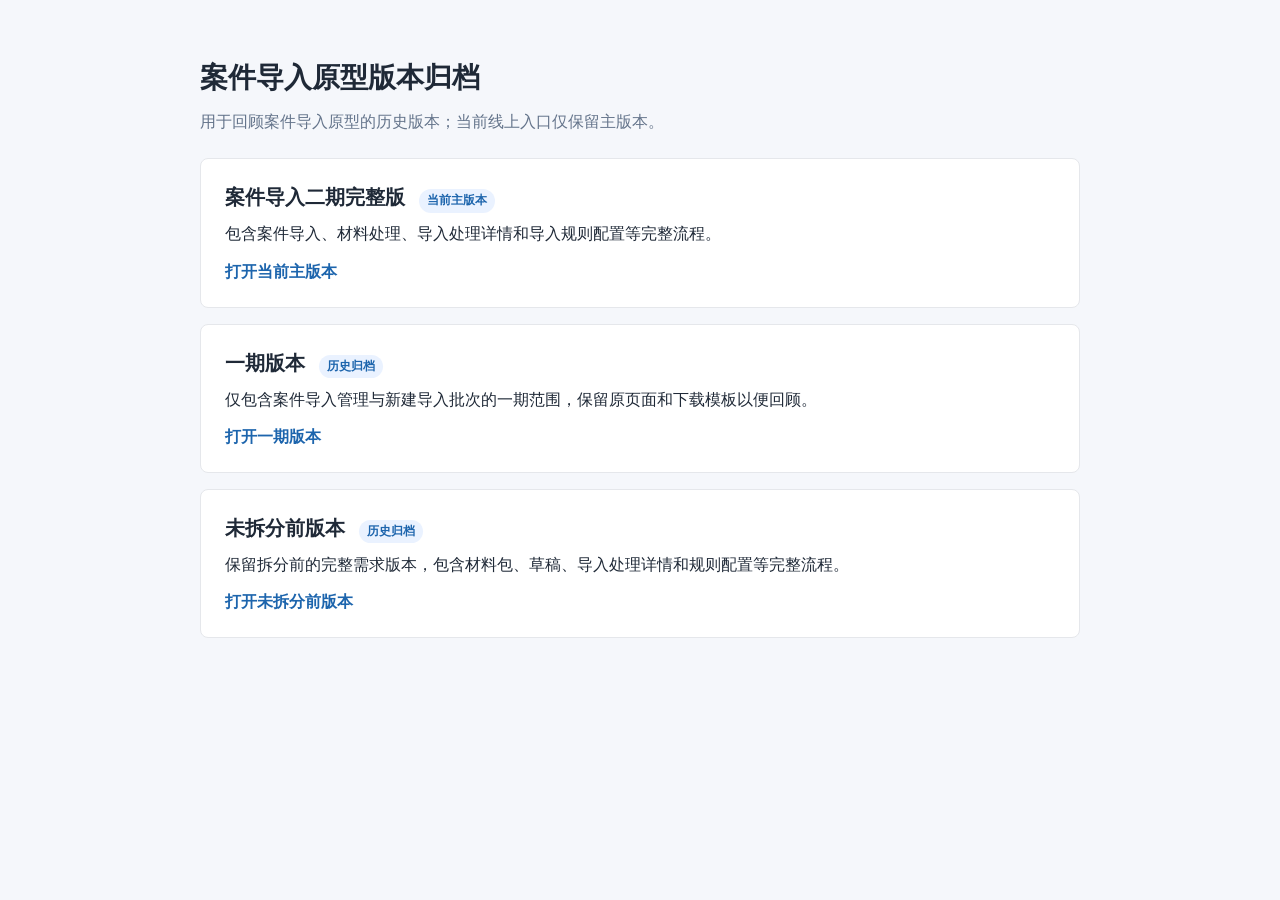
<file: archive/index.html>
<!doctype html>
<html lang="zh-CN">
<head>
  <meta charset="utf-8">
  <title>案件导入原型版本归档</title>
  <style>
    body{margin:0;background:#f5f7fb;color:#1f2937;font:16px/1.6 -apple-system,BlinkMacSystemFont,"PingFang SC","Microsoft YaHei",Arial,sans-serif}
    .wrap{max-width:880px;margin:56px auto;padding:0 24px}
    h1{font-size:28px;margin:0 0 8px}
    p{margin:0 0 24px;color:#64748b}
    .card{background:#fff;border:1px solid #e5e7eb;border-radius:8px;padding:22px 24px;margin:16px 0}
    .card h2{font-size:20px;margin:0 0 8px}
    .card a{display:inline-flex;margin-top:12px;color:#1d65ad;text-decoration:none;font-weight:600}
    .tag{display:inline-block;margin-left:8px;padding:2px 8px;border-radius:12px;background:#eaf2ff;color:#1d65ad;font-size:12px}
  </style>
</head>
<body>
  <div class="wrap">
    <h1>案件导入原型版本归档</h1>
    <p>用于回顾案件导入原型的历史版本；当前线上入口仅保留主版本。</p>
    <div class="card">
      <h2>案件导入二期完整版 <span class="tag">当前主版本</span></h2>
      <div>包含案件导入、材料处理、导入处理详情和导入规则配置等完整流程。</div>
      <a href="../index.html">打开当前主版本</a>
    </div>
    <div class="card">
      <h2>一期版本 <span class="tag">历史归档</span></h2>
      <div>仅包含案件导入管理与新建导入批次的一期范围，保留原页面和下载模板以便回顾。</div>
      <a href="./phase1/index.html">打开一期版本</a>
    </div>
    <div class="card">
      <h2>未拆分前版本 <span class="tag">历史归档</span></h2>
      <div>保留拆分前的完整需求版本，包含材料包、草稿、导入处理详情和规则配置等完整流程。</div>
      <a href="./before_phase_split/index.html">打开未拆分前版本</a>
    </div>
  </div>
</body>
</html>
</file>
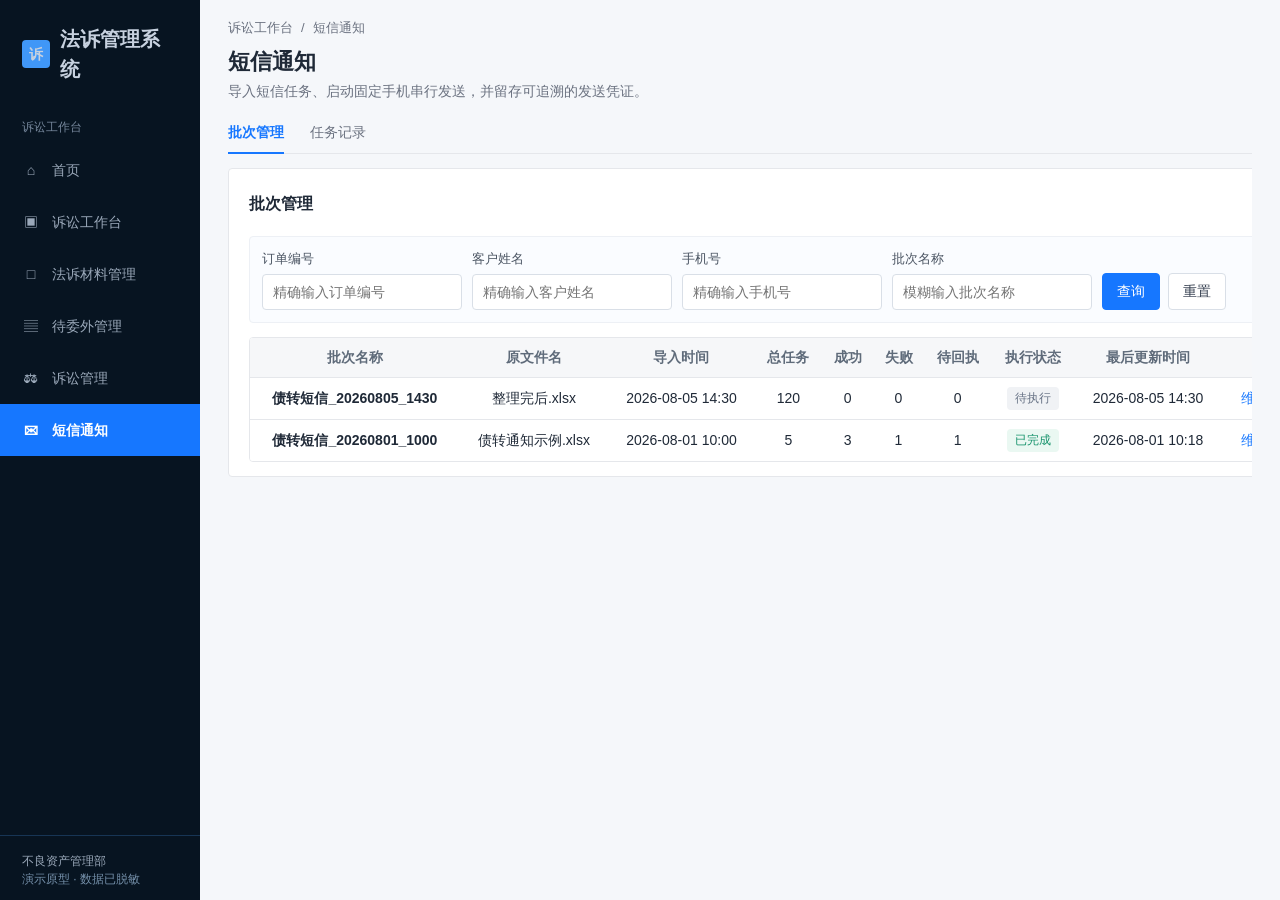
<file: debt-transfer-sms-notification/index.html>
<!doctype html>
<html lang="zh-CN">
  <head>
    <meta charset="UTF-8" />
    <meta name="viewport" content="width=device-width, initial-scale=1.0" />
    <title>短信通知｜诉讼工作台</title>
    <link rel="stylesheet" href="./styles.css?v=20260813-evidence-zip" />
  </head>
  <body>
    <main class="layout">
      <aside class="sidebar">
        <div class="brand"><span class="brand-mark">诉</span><span>法诉管理系统</span></div>
        <p class="nav-group">诉讼工作台</p>
        <nav id="menu" aria-label="诉讼工作台菜单"></nav>
        <div class="sidebar-footer">不良资产管理部<br /><span>演示原型 · 数据已脱敏</span></div>
      </aside>
      <section class="workspace">
        <header id="page-header"></header>
        <div id="page-content"></div>
      </section>
    </main>
    <div id="modal-root"></div>
    <aside id="drawer-root" aria-live="polite"></aside>
    <div id="toast-root" aria-live="polite"></div>
    <script defer src="./vendor/jszip.min.js?v=20260813-evidence-zip"></script>
    <script defer src="./app.mjs?v=20260813-evidence-zip"></script>
  </body>
</html>
</file>
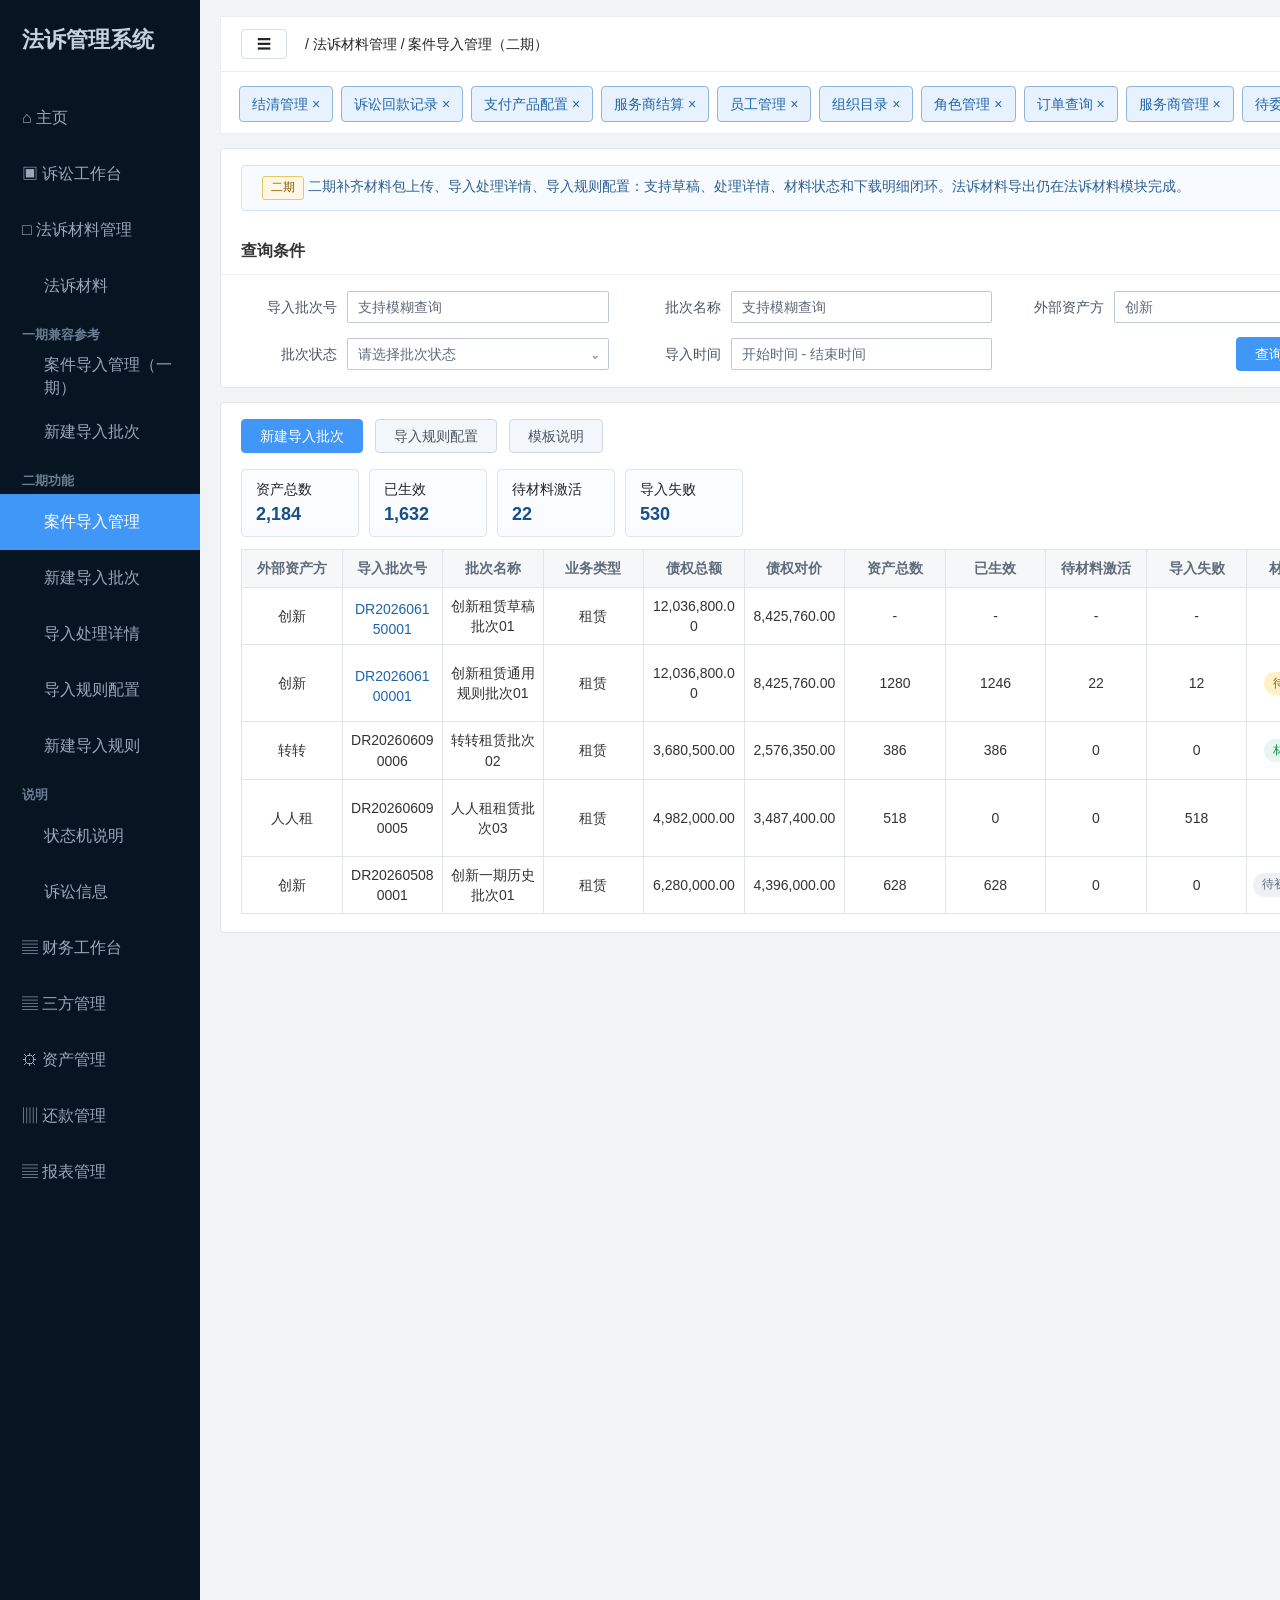
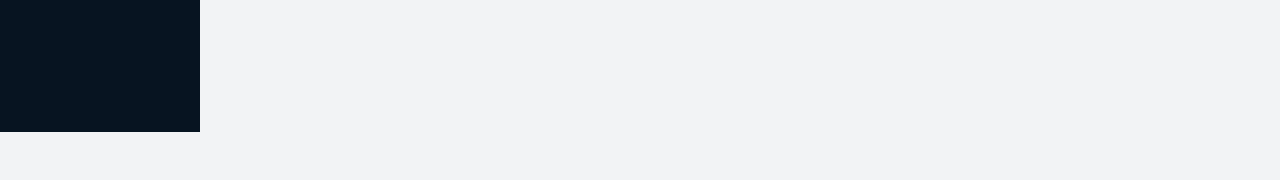
<file: phase2/index.html>
<!doctype html>
<html lang="zh-CN">
<head>
  <meta charset="utf-8">
  <title>案件导入管理</title>
  <style>
    *{box-sizing:border-box}
    html,body{margin:0;min-height:100%;background:#f0f0f0;color:#222;font:14px/1.45 -apple-system,BlinkMacSystemFont,"PingFang SC","Microsoft YaHei",Arial,sans-serif}
    body{overflow:auto}
    .canvas{width:2650px;min-height:1780px;background:#f2f3f5;display:grid;grid-template-columns:200px 1560px 810px;gap:20px;padding:0 20px 48px 0}
    .sidebar{background:#071421;color:#9aa8b9;min-height:1460px;padding-top:24px}
    .brand{font-size:22px;font-weight:700;color:#c7d1df;padding:0 22px 34px}
    .menu{list-style:none;margin:0;padding:0}
    .menu li{height:56px;display:flex;align-items:center;padding:0 22px;gap:12px;font-size:16px}
    .menu li.active{background:#4097f7;color:white}
    .menu .sub{padding-left:44px}
    .menu .menu-label{height:34px;padding:10px 22px 0;color:#6b7d92;font-size:13px;font-weight:600;letter-spacing:0;background:transparent}
    .menu li[data-left-menu]{cursor:pointer}
    .main{padding-top:16px}
    .top{height:56px;background:white;border:1px solid #eee;display:flex;align-items:center;padding:0 20px}
    .fold{width:46px;height:30px;border:1px solid #d6dee8;border-radius:4px;text-align:center;line-height:28px}
    .user{margin-left:auto;display:flex;align-items:center;gap:10px}
    .avatar{width:32px;height:32px;background:#d8dee8;border-radius:3px}
    .tabs{height:62px;background:white;border:1px solid #eee;border-top:0;padding:14px 18px;white-space:nowrap;overflow:hidden}
    .tab{display:inline-block;border:1px solid #8db5df;background:#e8f2ff;color:#1f66aa;border-radius:4px;padding:7px 12px;margin-right:8px}
    .tab.active{background:#1d65ad;color:white;border-color:#1d65ad}
    .process-tabs{display:none;height:56px;background:#f6f8fb;border:1px solid #edf0f5;border-top:0;padding:0 18px;align-items:flex-end;gap:36px}
    .process-tabs.show{display:flex}
    .process-tabs button{height:56px;border:0;background:transparent;color:#333;border-radius:0;padding:0 0 12px;font-weight:600;position:relative}
    .process-tabs button.active{color:#4097f7}
    .process-tabs button.active:after{content:"";position:absolute;left:0;right:0;bottom:0;height:2px;background:#4097f7}
    .process-tabs button[hidden]{display:none}
    .process-tabs .hint{align-self:center;margin-left:2px;color:#909399;font-size:13px}
    .tab-page{display:none}
    .tab-page.active{display:block}
    .panel{background:white;border:1px solid #e3e6eb;border-radius:4px;margin-top:14px}
    .panel-title{min-height:48px;border-bottom:1px solid #edf0f5;display:flex;align-items:center;justify-content:space-between;padding:0 20px;font-size:16px;font-weight:600;color:#333}
    .panel-title small{font-weight:400;color:#6b7280}
    .notice{background:#f7fbff;border:1px solid #cfe4ff;color:#2d5f91;padding:10px 12px;border-radius:4px;margin:16px 20px}
    .phase-badge{display:inline-flex;align-items:center;height:24px;padding:0 8px;border-radius:3px;background:#eaf2ff;color:#1d65ad;border:1px solid #b8d7ff;font-size:12px;margin-left:8px}
    .phase-badge.future{background:#fff7e6;color:#8a5a00;border-color:#e8c665}
    .search{padding:20px;display:grid;grid-template-columns:repeat(4,1fr) 160px;gap:16px 18px;align-items:start}
    .form-grid{padding:20px;display:grid;grid-template-columns:repeat(3,1fr);gap:18px 22px}
    .search.compact{padding:16px 20px;grid-template-columns:repeat(4,1fr);gap:14px 16px;align-items:center}
    .search-actions{display:flex;gap:8px;justify-content:flex-end;align-items:center}
    .form-grid.compact{padding:18px 20px;grid-template-columns:repeat(3,1fr);gap:16px 24px}
    label{display:flex;align-items:flex-start;gap:10px}
    label>span{min-width:96px;line-height:32px;text-align:right;color:#4b5563}
    .req{color:#f56c6c;font-style:normal;font-weight:700;margin-right:3px}
    .search.compact label,.form-grid.compact label{align-items:center}
    .search.compact label>span,.form-grid.compact label>span{line-height:32px}
    .field-box{flex:1;min-width:0}
    .input,.select{height:32px;border:1px solid #bfc8d4;background:white;border-radius:2px;padding:6px 10px;color:#5f6b7a;display:flex;justify-content:space-between;align-items:center}
    .select{position:relative;cursor:pointer;overflow:visible}
    .select b{margin-left:8px;color:#909399}
    .select-menu{position:absolute;top:34px;left:0;min-width:100%;width:max-content;max-width:460px;max-height:260px;overflow:auto;background:white;border:1px solid #bfc8d4;box-shadow:0 8px 18px rgba(15,23,42,.14);border-radius:3px;padding:4px 0;z-index:5000}
    .select-option{height:30px;display:flex;align-items:center;padding:0 12px;color:#333;white-space:nowrap}
    .select-option:hover,.select-option.active{background:#eef6ff;color:#1d65ad}
    .textarea{height:76px;border:1px solid #bfc8d4;background:white;border-radius:2px;padding:8px 10px;color:#5f6b7a}
    .form-grid.compact .textarea{height:64px}
    .enum{font-size:12px;color:#1d65ad;background:#eef6ff;border:1px solid #b8d7ff;padding:5px 7px;margin-top:4px}
    .limit{font-size:12px;color:#777;margin-top:4px}
    .search.compact .enum,.search.compact .limit,.form-grid.compact .enum,.form-grid.compact .limit{display:none}
    button,.btn{height:34px;border:1px solid #cfd7e3;border-radius:4px;background:#f3f6fa;color:#4b5563;padding:0 18px;text-decoration:none;display:inline-flex;align-items:center;justify-content:center;cursor:pointer;font:inherit}
    button:disabled,.btn.disabled{background:#eef0f4!important;border-color:#d8dee8!important;color:#9aa3af!important;cursor:not-allowed}
    .primary{background:#4097f7;color:#fff;border-color:#4097f7}
    .danger{background:#fff1f0;color:#c53030;border-color:#ffccc7}
    .text-link{border:0;background:transparent;color:#1d65ad;padding:0 4px;height:28px;text-decoration:none;cursor:pointer}
    .toolbar{display:flex;gap:12px;align-items:center;padding:16px 20px;flex-wrap:wrap}
    .toolbar .spacer{flex:1}
    .op-actions{display:flex;align-items:center;justify-content:center;gap:8px;flex-wrap:nowrap;white-space:nowrap}
    .op-actions.two-line{display:grid;grid-template-columns:repeat(2,auto);gap:4px 12px;justify-content:center;align-items:center;white-space:normal}
    .op-actions .text-link{white-space:nowrap}
    .file-link-list{display:flex;flex-direction:column;align-items:center;gap:4px;line-height:1.35}
    .file-link-row{display:block;max-width:100%;text-align:center}
    .file-name-link{max-width:none;overflow:visible;text-overflow:clip;white-space:normal;word-break:break-all;line-height:1.45;display:inline;vertical-align:middle}
    .unmatched-table th:nth-child(4),.unmatched-table td:nth-child(4){width:330px}
    .unmatched-table th:nth-child(5),.unmatched-table td:nth-child(5){width:220px}
    .file-preview-box{border:1px dashed #9cc5f4;background:#f7fbff;border-radius:4px;padding:28px;text-align:center;color:#2d5f91}
    .file-preview-box b{display:block;font-size:18px;margin-bottom:8px;color:#174f89}
    .summary{display:flex;gap:14px;padding:0 20px 14px;flex-wrap:wrap}
    .card{border:1px solid #dfe5ee;background:#fafcff;border-radius:4px;padding:12px 16px;min-width:138px}
    .card b{display:block;font-size:22px;color:#174f89;margin-top:4px}
    .summary.compact{padding:0 20px 12px;gap:10px}
    .summary.compact .card{min-width:118px;padding:9px 14px}
    .summary.compact .card b{font-size:18px;margin-top:2px}
    .batch-meta{display:grid;grid-template-columns:repeat(4,1fr);gap:10px;padding:0 20px 14px}
    .batch-meta .meta-item{border:1px solid #dfe5ee;background:#fbfdff;border-radius:4px;padding:8px 10px;min-height:56px}
    .batch-meta .meta-item b{display:block;color:#64748b;font-size:12px;margin-bottom:3px}
    .batch-meta .meta-item span{color:#1f2937;font-weight:600;word-break:break-word}
    table{border-collapse:collapse;width:100%;table-layout:fixed}
    th,td{border:1px solid #e1e5ea;padding:8px 6px;text-align:center;white-space:normal;word-break:break-word}
    th{background:#f6f7f9;color:#5f6b7a;font-weight:600}
    td{background:white;color:#333}
    .table-wrap{padding:0 20px 18px}
    .tag{display:inline-block;padding:3px 9px;border-radius:12px;font-size:12px;white-space:nowrap}
    .ok{background:#e8f6ef;color:#17945b}
    .warn{background:#fff1c7;color:#8a5a00}
    .bad{background:#fdecec;color:#c53030}
    .info{background:#eaf2ff;color:#1d65ad}
    .gray{background:#eef0f4;color:#5f6b7a}
    .submit-note{background:#fff7e6;border:1px solid #e8c665;color:#684800;padding:10px 12px;border-radius:4px;margin-top:12px}
    .tree-example{background:#fffaf0;border:1px solid #f0d37a;border-radius:4px;padding:10px 12px;margin:8px 0 0;font:13px/1.6 Menlo,Consolas,monospace;color:#5f4b12;white-space:pre-wrap}
    .state-grid{display:grid;grid-template-columns:repeat(4,1fr);gap:10px;padding:0 20px 18px}
    .state{border:1px solid #dfe5ee;background:#fafcff;border-radius:4px;padding:10px 12px}
    .state b{display:block;color:#174f89;margin-bottom:4px}
    .rule-strip{display:grid;grid-template-columns:repeat(3,1fr);gap:10px;padding:0 20px 16px}
    .rule-item{border:1px solid #dfe5ee;background:#fbfdff;border-radius:4px;padding:10px 12px;min-height:74px}
    .rule-item b{display:block;color:#174f89;margin-bottom:5px}
    .rule-item span{display:block;color:#6b7280;font-size:13px}
    .upload-zone{border:1px dashed #8db5df;background:#f8fbff;margin:0 20px 16px;padding:18px;border-radius:4px;display:grid;grid-template-columns:220px 1fr;gap:18px;align-items:center}
    .upload-zone.compact{grid-template-columns:160px 1fr;padding:14px 16px;margin-top:4px}
    .upload-icon{height:118px;border:1px solid #d7e7fb;background:white;border-radius:4px;display:flex;align-items:center;justify-content:center;color:#1d65ad;font-size:36px}
    .upload-zone.compact .upload-icon{height:86px}
    .file-row{min-height:42px;border:1px solid #e1e5ea;margin:8px 0;border-radius:4px;display:flex;align-items:center;justify-content:space-between;gap:12px;padding:7px 12px;background:#fff}
    .file-meta{display:flex;align-items:center;gap:12px;min-width:0}
    .file-name{font-weight:600;color:#333;word-break:break-all}
    .file-actions{display:flex;align-items:center;gap:8px;white-space:nowrap}
    .danger-link{color:#c53030}
    .batch-upload-grid{display:grid;grid-template-columns:1fr;gap:12px;margin-top:16px}
    .upload-card{border:1px solid #dfe5ee;background:#fbfdff;border-radius:4px;padding:14px}
    .upload-card h4{margin:0 0 8px;color:#174f89}
    .upload-card p{margin:0 0 12px;color:#6b7280}
    .batch-option{margin-top:14px;padding:12px 14px;border:1px solid #dfe5ee;background:#fafcff;border-radius:4px;color:#425466}
    .batch-option label{display:flex;align-items:flex-start;gap:8px;cursor:pointer}
    .batch-option label>span{min-width:0!important;line-height:normal!important;text-align:left!important}
    .batch-option input{margin-top:3px;accent-color:#4097f7}
    .batch-option b{display:inline;color:#425466;font-weight:600}
    .batch-option small{display:block;margin-top:4px;color:#7b8794;line-height:1.5}
    .batch-topline{display:grid;grid-template-columns:.9fr 1.1fr;gap:16px;padding:0 0 14px}
    .batch-top-item{display:grid;grid-template-columns:68px minmax(0,1fr);gap:8px;align-items:start}
    .batch-top-item>b{line-height:32px;text-align:right;color:#4b5563;font-weight:400}
    .batch-top-value{min-height:32px;border:1px solid #bfc8d4;background:#fff;border-radius:2px;padding:6px 10px;color:#5f6b7a;line-height:20px}
    .batch-top-summary .batch-top-value{border-color:#d7e4f5;background:#f7fbff;color:#486685}
    .batch-top-item small{grid-column:2;color:#777;font-size:12px;line-height:1.45}
    .steps{display:grid;grid-template-columns:repeat(5,1fr);gap:10px;padding:0 20px 18px}
    .step{border:1px solid #dfe5ee;background:#fff;padding:10px;border-radius:4px;position:relative}
    .step b{display:block;color:#174f89}
    .split{display:grid;grid-template-columns:1.2fr .8fr;gap:16px;padding:0 20px 18px}
    .box{border:1px solid #e1e5ea;background:#fff;border-radius:4px;padding:12px}
    .box h4{margin:0 0 10px;font-size:15px}
    .config-block{padding:0 20px 18px}
    .config-head{height:42px;display:flex;align-items:center;justify-content:space-between;color:#333;font-weight:600}
    .config-head small{font-weight:400;color:#6b7280}
    .inline-input{min-height:30px;border:1px solid #bfc8d4;background:white;border-radius:2px;padding:5px 8px;color:#5f6b7a;text-align:left}
    .inline-select{display:inline-block;min-height:22px;color:#333;text-align:left;font-weight:500;white-space:nowrap}
    .table-select{height:28px;min-width:72px;width:100%;padding:4px 8px;justify-content:center;white-space:nowrap}
    .table-select .select-menu{top:30px}
    .readonly-code{color:#6b7280;background:#f6f7f9;border-radius:3px;padding:4px 6px;font-family:Menlo,Consolas,monospace;font-size:12px}
    .chip-box{display:flex;gap:6px;flex-wrap:wrap;align-items:center;min-height:30px;text-align:left}
    .chip{display:inline-flex;align-items:center;height:26px;background:#eef6ff;border:1px solid #b8d7ff;color:#1d65ad;border-radius:3px;padding:0 8px;white-space:nowrap}
    .chip em{font-style:normal;font-size:12px;border-radius:9px;padding:1px 5px;margin-left:6px;background:#ffecec;color:#d93026}
    .chip em.optional{background:#eef2f6;color:#64748b}
    .chip i{font-style:normal;font-size:12px;border-radius:9px;padding:1px 5px;margin-left:4px;background:#e8f6ef;color:#17945b}
    .chip i.exact{background:#eaf2ff;color:#1d65ad}
    .chip-add{display:inline-flex;align-items:center;height:26px;border:1px dashed #8db5df;color:#1d65ad;background:#fff;border-radius:3px;padding:0 8px}
    .field-tabs{display:flex;gap:8px;margin:0 0 12px;flex-wrap:wrap}
    .field-tabs span{height:28px;display:inline-flex;align-items:center;border:1px solid #a9c8ea;color:#1d65ad;border-radius:3px;padding:0 9px;background:#fff;cursor:pointer}
    .field-tabs span.active{background:#1d65ad;color:#fff}
    .field-pane{display:none}
    .field-pane.active{display:block}
    .order-rule-pane{display:none}
    .order-rule-pane.active{display:block}
    .order-rule-summary{margin:0 0 12px;padding:9px 12px;border:1px solid #cfe4ff;background:#f7fbff;color:#2d5f91;border-radius:4px}
    .locked-cell{display:inline-flex;align-items:center;justify-content:center;min-width:58px;height:28px;padding:0 8px;border-radius:4px;background:#f1f5f9;color:#475569;border:1px solid #d8e0eb}
    .scope-tip{display:none;margin:0 0 12px;padding:8px 12px;border:1px solid #b7d7ff;background:#f0f7ff;color:#1d65ad;border-radius:4px}
    .scope-tip.show{display:block}
    .config-table th,.config-table td{padding:8px 6px;vertical-align:middle}
    .config-table td:nth-child(1),.config-table td:nth-child(2){text-align:left}
    .config-table .select{margin:0 auto}
    .config-table .inline-input{display:flex;align-items:center}
    .model-map{display:flex;flex-direction:column;gap:2px;line-height:1.35;text-align:left;color:#3b4658}
    .model-map strong{font-size:12px;color:#1d65ad;font-weight:600}
    .model-map span{font-size:12px;color:#64748b}
    .model-map.pending strong{color:#b45309}
    .field-config-table col:nth-child(1){width:96px}
    .field-config-table col:nth-child(2){width:124px}
    .field-config-table col:nth-child(3){width:220px}
    .field-config-table col:nth-child(4){width:78px}
    .field-config-table col:nth-child(5){width:90px}
    .field-config-table col:nth-child(6){width:auto}
    .material-config-table col:nth-child(1){width:170px}
    .material-config-table col:nth-child(2){width:108px}
    .material-config-table col:nth-child(3){width:auto}
    .material-config-table th:nth-child(4),.material-config-table td:nth-child(4){display:none}
    .material-required-summary{display:block;margin-top:4px;color:#8a5a00;font-size:12px;font-weight:400}
    #task table th:nth-child(1),#task table td:nth-child(1){width:86px!important}
    #task table th:nth-child(2),#task table td:nth-child(2){width:132px!important}
    #task table th:nth-child(3),#task table td:nth-child(3){width:178px!important}
    #task table th:nth-child(4),#task table td:nth-child(4){width:64px!important}
    #task table th:nth-child(5),#task table td:nth-child(5),#task table th:nth-child(6),#task table td:nth-child(6){width:110px!important}
    #task table th:nth-child(7),#task table td:nth-child(7),#task table th:nth-child(8),#task table td:nth-child(8),#task table th:nth-child(9),#task table td:nth-child(9){width:68px!important}
    #task table th:nth-child(10),#task table td:nth-child(10){width:86px!important}
    #task table th:nth-child(11),#task table td:nth-child(11){width:132px!important}
    #task table th:nth-child(12),#task table td:nth-child(12){width:148px!important}
    #ruleConfig table th:nth-child(2),#ruleConfig table td:nth-child(2){width:86px!important}
    #ruleConfig table th:nth-child(3),#ruleConfig table td:nth-child(3){width:64px!important}
    #ruleConfig table th:nth-child(4),#ruleConfig table td:nth-child(4),#ruleConfig table th:nth-child(5),#ruleConfig table td:nth-child(5),#ruleConfig table th:nth-child(6),#ruleConfig table td:nth-child(6){width:92px!important}
    #ruleConfig table th:nth-child(7),#ruleConfig table td:nth-child(7){width:78px!important}
    #ruleConfig table th:nth-child(8),#ruleConfig table td:nth-child(8){width:136px!important}
    #ruleConfig table th:nth-child(9),#ruleConfig table td:nth-child(9){width:86px!important}
    #orderProcessingPane table th:nth-child(1),#orderProcessingPane table td:nth-child(1){width:42px!important}
    #orderProcessingPane table th:nth-child(2),#orderProcessingPane table td:nth-child(2){width:178px!important}
    #orderProcessingPane table th:nth-child(3),#orderProcessingPane table td:nth-child(3){width:82px!important}
    #orderProcessingPane table th:nth-child(4),#orderProcessingPane table td:nth-child(4){width:104px!important}
    #orderProcessingPane table th:nth-child(5),#orderProcessingPane table td:nth-child(5){width:76px!important}
    #orderProcessingPane table th:nth-child(6),#orderProcessingPane table td:nth-child(6){width:110px!important}
    #orderProcessingPane table th:nth-child(7),#orderProcessingPane table td:nth-child(7){width:116px!important}
    #orderProcessingPane table th:nth-child(8),#orderProcessingPane table td:nth-child(8){width:auto!important}
    #orderProcessingPane table th:nth-child(9),#orderProcessingPane table td:nth-child(9){width:104px!important}
    #missingPane table th:nth-child(1),#missingPane table td:nth-child(1){width:42px!important}
    #missingPane table th:nth-child(2),#missingPane table td:nth-child(2){width:178px!important}
    #missingPane table th:nth-child(3),#missingPane table td:nth-child(3){width:82px!important}
    #missingPane table th:nth-child(4),#missingPane table td:nth-child(4){width:132px!important}
    #missingPane table th:nth-child(5),#missingPane table td:nth-child(5){width:178px!important}
    #missingPane table th:nth-child(6),#missingPane table td:nth-child(6){width:82px!important}
    #missingPane table th:nth-child(7),#missingPane table td:nth-child(7){width:110px!important}
    #missingPane table th:nth-child(8),#missingPane table td:nth-child(8){width:auto!important}
    .unmatched-table th:nth-child(1),.unmatched-table td:nth-child(1){width:42px!important}
    .unmatched-table th:nth-child(2),.unmatched-table td:nth-child(2){width:300px!important}
    .unmatched-table th:nth-child(3),.unmatched-table td:nth-child(3){width:260px!important}
    .unmatched-table th:nth-child(4),.unmatched-table td:nth-child(4){width:154px!important}
    .unmatched-table th:nth-child(5),.unmatched-table td:nth-child(5){width:156px!important}
    .unmatched-table th:nth-child(6),.unmatched-table td:nth-child(6){width:auto!important}
    .parse-pane[data-parse-pane="field"] table th:nth-child(1),.parse-pane[data-parse-pane="field"] table td:nth-child(1){width:50px!important}
    .parse-pane[data-parse-pane="field"] table th:nth-child(2),.parse-pane[data-parse-pane="field"] table td:nth-child(2){width:146px!important}
    .parse-pane[data-parse-pane="field"] table th:nth-child(3),.parse-pane[data-parse-pane="field"] table td:nth-child(3){width:210px!important}
    .parse-pane[data-parse-pane="field"] table th:nth-child(4),.parse-pane[data-parse-pane="field"] table td:nth-child(4){width:86px!important}
    .parse-pane[data-parse-pane="material"] table th:nth-child(1),.parse-pane[data-parse-pane="material"] table td:nth-child(1){width:120px!important}
    .parse-pane[data-parse-pane="material"] table th:nth-child(2),.parse-pane[data-parse-pane="material"] table td:nth-child(2){width:390px!important}
    .parse-pane[data-parse-pane="material"] table th:nth-child(3),.parse-pane[data-parse-pane="material"] table td:nth-child(3){width:86px!important}
    .parse-pane[data-parse-pane="relation"] table th:nth-child(1),.parse-pane[data-parse-pane="relation"] table td:nth-child(1),.parse-pane[data-parse-pane="result"] table th:nth-child(1),.parse-pane[data-parse-pane="result"] table td:nth-child(1){width:126px!important}
    .parse-pane[data-parse-pane="relation"] table th:nth-child(3),.parse-pane[data-parse-pane="relation"] table td:nth-child(3),.parse-pane[data-parse-pane="result"] table th:nth-child(3),.parse-pane[data-parse-pane="result"] table td:nth-child(3){width:92px!important}
    .permission-controlled{opacity:.7}
    .logic-list{margin:0;padding-left:18px;color:#4b5563}
    .logic-list li{margin:5px 0}
    .mini-tabs{display:flex;gap:8px;margin:6px 0 12px}
    .mini-tabs span{border:1px solid #a9c8ea;color:#1d65ad;border-radius:4px;padding:5px 10px}
    .mini-tabs span.active{background:#1d65ad;color:white}
    .parse-tabs{display:flex;gap:8px;margin:6px 0 12px;flex-wrap:wrap}
    .parse-tabs button{height:30px;border:1px solid #a9c8ea;color:#1d65ad;background:white;border-radius:4px;padding:0 10px}
    .parse-tabs button.active{background:#1d65ad;color:white}
    .parse-pane{display:none}
    .parse-pane.active{display:block}
    .parse-summary{display:grid;grid-template-columns:repeat(4,1fr);gap:10px;margin:0 0 14px}
    .parse-summary .state{min-height:72px;background:#fbfdff}
    .parse-summary .state b{margin-bottom:2px}
    .list-tabs{display:flex;align-items:center;gap:26px;border-bottom:1px solid #e5eaf2;margin:0 20px 12px}
    .list-tabs button{height:44px;border:0;background:transparent;border-radius:0;padding:0 0 10px;color:#333;font-weight:600;position:relative}
    .list-tabs button.active{color:#4097f7}
    .list-tabs button.active:after{content:"";position:absolute;left:0;right:0;bottom:-1px;height:2px;background:#4097f7}
    .list-tabs .hint{color:#909399;font-size:13px;margin-left:auto}
    .supp-pane{display:none}
    .supp-pane.active{display:block}
    .pagination{display:flex;justify-content:flex-end;align-items:center;gap:8px;padding:12px 20px 18px;color:#6b7280}
    .pagination span,.pagination button{height:28px;min-width:30px;border:1px solid #d8dee8;background:#fff;border-radius:3px;padding:0 9px}
    .pagination .active{background:#4097f7;color:#fff;border-color:#4097f7}
    .footer-btns{border-top:1px solid #edf0f5;padding:14px 20px;display:flex;justify-content:flex-end;gap:12px}
    .kv{display:grid;grid-template-columns:130px 1fr 130px 1fr;gap:0;border:1px solid #e1e5ea}
    .kv b,.kv span{border:1px solid #e1e5ea;margin:-1px 0 0 -1px;padding:9px 10px;min-height:36px}
    .kv b{background:#f6f7f9;color:#5f6b7a;font-weight:600}
    .anno{padding-top:16px}
    .anno-title{font-size:30px;color:#ff4d4f;text-align:center;margin:18px 0 14px}
    .anno-block{background:#ffe126;border:1px solid #c2a600;padding:12px 14px;margin:0 0 16px;font-size:14px}
    .anno-block h3{margin:0 0 8px;font-size:16px}
    .anno-block p{margin:5px 0}
    .anno-block b{display:inline-block;width:22px}
    .button-state-table{width:100%;border-collapse:collapse;margin-top:8px;table-layout:auto;font-size:13px}
    .button-state-table th,.button-state-table td{border:1px solid #d9bf30;padding:6px 8px;text-align:left;vertical-align:top;line-height:1.45;background:#fffef5;color:#333;word-break:normal}
    .button-state-table thead th{background:#fff4b8;color:#174f89;font-weight:700;white-space:nowrap}
    .button-state-table tbody th{width:108px;background:#fffbe0;color:#1d65ad;font-weight:700;white-space:nowrap}
    .button-state-table td{word-break:break-word}
    .anno-page{display:none}
    .anno-page.active{display:block}
    .modal-mask{display:none;position:fixed;inset:0;background:rgba(0,0,0,.38);z-index:20;align-items:center;justify-content:center}
    .modal-mask.show{display:flex}
    .modal{width:760px;max-height:86vh;background:white;border-radius:4px;box-shadow:0 14px 42px rgba(0,0,0,.22);display:flex;flex-direction:column}
    .modal.large{width:1180px}
    .modal.wide{width:1220px}
    .modal-head{height:54px;border-bottom:1px solid #edf0f5;display:flex;align-items:center;padding:0 18px;font-size:16px;font-weight:600}
    .modal-head button{margin-left:auto;width:30px;height:30px;padding:0;border:0;background:white;font-size:20px}
    .modal-body{padding:18px;overflow:auto}
    .modal-foot{border-top:1px solid #edf0f5;padding:12px 18px;display:flex;justify-content:flex-end;gap:10px}
    .material-name-form{grid-template-columns:repeat(4,minmax(0,1fr))!important;gap:16px 28px!important;align-items:start}
    .material-name-form label>span{min-width:112px}
    .material-name-form .select{min-width:100px}
    .toast{display:none;position:fixed;top:72px;left:50%;transform:translateX(-50%);background:#17233d;color:white;padding:9px 16px;border-radius:4px;z-index:30}
    .toast.show{display:block}
  </style>
</head>
<body>
<div class="canvas">
  <aside class="sidebar">
    <div class="brand">法诉管理系统</div>
    <ul class="menu">
      <li>⌂ 主页</li>
      <li>▣ 诉讼工作台</li>
      <li>□ 法诉材料管理</li>
      <li class="sub">法诉材料</li>
      <li class="menu-label">一期兼容参考</li>
      <li class="sub" data-left-menu="task">案件导入管理（一期）</li>
      <li class="sub" data-left-menu="newImport">新建导入批次</li>
      <li class="menu-label">二期功能</li>
      <li class="sub active" data-left-menu="taskFull">案件导入管理</li>
      <li class="sub" data-left-menu="newImportFull">新建导入批次</li>
      <li class="sub" data-left-menu="detail">导入处理详情</li>
      <li class="sub" data-left-menu="ruleConfig">导入规则配置</li>
      <li class="sub" data-left-menu="newRule">新建导入规则</li>
      <li class="menu-label">说明</li>
      <li class="sub" data-left-menu="stateMachine">状态机说明</li>
      <li class="sub">诉讼信息</li>
      <li>▤ 财务工作台</li>
      <li>▤ 三方管理</li>
      <li>⚙ 资产管理</li>
      <li>▥ 还款管理</li>
      <li>▤ 报表管理</li>
    </ul>
  </aside>

  <main class="main">
    <div class="top">
      <div class="fold">☰</div>
      <div id="breadcrumbText" style="margin-left:18px">/ 法诉材料管理 / 案件导入管理（二期）</div>
      <div class="user"><div class="avatar"></div>孟宪迎⌄</div>
    </div>
    <div class="tabs">
      <span class="tab">结清管理 ×</span><span class="tab">诉讼回款记录 ×</span><span class="tab">支付产品配置 ×</span><span class="tab">服务商结算 ×</span><span class="tab">员工管理 ×</span><span class="tab">组织目录 ×</span><span class="tab">角色管理 ×</span><span class="tab">订单查询 ×</span><span class="tab">服务商管理 ×</span><span class="tab">待委外管理 ×</span><span class="tab">诉讼管理 ×</span><span class="tab">法诉材料 ×</span><span id="activeWorkTab" class="tab active">案件导入管理（二期） ×</span>
    </div>
    <div id="processTabs" class="process-tabs">
      <button data-process-tab="newImport">新建导入批次</button>
      <button data-process-tab="detail" hidden>导入处理详情</button>
      <span id="processTabsHint" class="hint">二期：批次可分次提交订单和材料，按当前批次统一追溯和处理</span>
    </div>

    <section id="task" class="tab-page">
      <div class="panel">
        <div class="panel-title">查询条件</div>
        <div class="search compact">
          <label><span>导入批次号</span><div class="field-box"><div class="input">支持模糊查询</div><div class="limit">文本，最多50字符；非必填。</div></div></label>
          <label><span>批次名称</span><div class="field-box"><div class="input">支持模糊查询</div><div class="limit">文本，最多50字符；非必填。</div></div></label>
          <label><span>外部资产方</span><div class="field-box"><div class="select" data-options="全部|创新|转转|人人租">创新<b>⌄</b></div><div class="enum">枚举：全部 / 创新 / 转转 / 人人租</div><div class="limit">一期固定为500-创新、600-转转、700-人人租；后续新增资产方需同步新增来源编码。</div></div></label>
          <label><span>业务类型</span><div class="field-box"><div class="select" data-options="全部|租赁">请选择业务类型<b>⌄</b></div><div class="enum">枚举：全部 / 租赁</div><div class="limit">本期仅配置租赁。</div></div></label>
          <label><span>批次状态</span><div class="field-box"><div class="select" data-options="全部|导入中|导入完成|导入失败">请选择批次状态<b>⌄</b></div><div class="enum">枚举：全部 / 导入中 / 导入完成 / 导入失败</div><div class="limit">至少1笔成功为导入完成；整批0笔成功或任务创建后的系统异常为导入失败。</div></div></label>
          <label><span>首次导入时间</span><div class="field-box"><div class="input">开始时间 - 结束时间</div><div class="limit">按批次首次导入时间查询；精确到秒。</div></div></label>
          <div class="search-actions"><button class="primary">查询</button><button>重置</button></div>
        </div>
      </div>

      <div class="panel">
        <div class="toolbar">
          <button class="primary" data-action="start-import">新建导入批次</button>
        </div>
        <div class="summary compact"><div class="card">资产总数<b>2,184</b></div><div class="card">导入成功<b>1,632</b></div><div class="card">导入失败<b>530</b></div><div class="card">导入中<b>1</b></div></div>
        <div class="table-wrap">
          <table>
            <thead>
              <tr><th style="width:130px">外部资产方</th><th style="width:150px">导入批次号</th><th style="width:210px">批次名称</th><th>业务类型</th><th>债权总额</th><th>债权对价</th><th>资产总数</th><th>导入成功</th><th>导入失败</th><th>批次状态</th><th style="width:160px">首次导入时间</th><th style="width:190px">操作</th></tr>
            </thead>
            <tbody>
              <tr><td>创新</td><td>DR202606100001</td><td id="taskBatchName">创新租赁通用规则批次01</td><td>租赁</td><td id="taskTotalDebt">12,036,800.00</td><td id="taskDebtPrice">8,425,760.00</td><td>1280</td><td>1246</td><td>34</td><td><span class="tag ok">导入完成</span></td><td>2026-06-10 20:15:32</td><td><div class="op-actions two-line"><a class="text-link" href="./法诉案件导入_导入结果明细.xlsx" download>下载明细</a><button class="text-link" onclick="openDebtAmountModal('main','DR202606100001','创新租赁通用规则批次01','创新','租赁','创新租赁通用规则','襄阳鸿飞企业管理有限公司(91420600MACTCY0R42)','12,036,800.00','8,425,760.00')">编辑</button></div></td></tr>
              <tr><td>转转</td><td>DR202606090006</td><td id="taskBatchNameZz">转转租赁批次02</td><td>租赁</td><td id="taskTotalDebtZz">3,680,500.00</td><td id="taskDebtPriceZz">2,576,350.00</td><td>386</td><td>386</td><td>0</td><td><span class="tag ok">导入完成</span></td><td>2026-06-09 18:42:10</td><td><div class="op-actions two-line"><a class="text-link" href="./法诉案件导入_导入结果明细.xlsx" download>下载明细</a><button class="text-link" onclick="openDebtAmountModal('zz','DR202606090006','转转租赁批次02','转转','租赁','转转租赁规则','武汉小优企业管理有限公司(91420115MACRLKWJ1A)','3,680,500.00','2,576,350.00')">编辑</button></div></td></tr>
              <tr><td>人人租</td><td>DR202606090005</td><td id="taskBatchNameRrz">人人租租赁批次03</td><td>租赁</td><td id="taskTotalDebtRrz">4,982,000.00</td><td id="taskDebtPriceRrz">3,487,400.00</td><td>518</td><td>0</td><td>518</td><td><span class="tag bad">导入失败</span></td><td>2026-06-09 11:08:55</td><td><div class="op-actions two-line"><a class="text-link" href="./法诉案件导入_导入结果明细.xlsx" download>下载明细</a><button class="text-link" onclick="openDebtAmountModal('rrz','DR202606090005','人人租租赁批次03','人人租','租赁','人人租租赁规则','聊城小优企业管理有限公司(91371521MADE8H2E0)','4,982,000.00','3,487,400.00')">编辑</button></div></td></tr>
              <tr><td>创新</td><td>DR202606120003</td><td>创新租赁导入中批次04</td><td>租赁</td><td>980,000.00</td><td>686,000.00</td><td>100</td><td>-</td><td>-</td><td><span class="tag info">导入中</span></td><td>2026-06-12 09:20:16</td><td><span class="gray">解析中</span></td></tr>
            </tbody>
          </table>
          <div class="pagination"><span>共 55 条</span><button>‹</button><span class="active">1</span><span>2</span><span>3</span><span>4</span><span>5</span><button>›</button><span>10条/页</span></div>
        </div>
      </div>
    </section>

    <section id="ruleConfig" class="tab-page">
      <div class="panel">
        <div class="notice"><span class="phase-badge future">二期</span> 导入规则配置按外部资产方维护字段启用、字段必填和材料识别规则；历史批次始终按提交时固化的规则快照处理。</div>
        <div class="panel-title">查询条件 <small>按外部资产方维护导入字段和材料校验规则</small></div>
        <div class="search compact">
          <label><span>外部资产方</span><div class="field-box"><div class="select" data-options="全部|创新|转转|人人租">全部<b>⌄</b></div><div class="enum">全部 / 创新 / 转转 / 人人租</div><div class="limit">枚举来源于法诉系统数据字典，由研发配置维护。</div></div></label>
          <label><span>业务类型</span><div class="field-box"><div class="select" data-options="全部|租赁">全部<b>⌄</b></div><div class="enum">全部 / 租赁</div></div></label>
          <label><span>规则状态</span><div class="field-box"><div class="select" data-options="全部|启用|停用">全部<b>⌄</b></div><div class="enum">全部 / 启用 / 停用</div></div></label>
          <div class="search-actions"><button class="primary">查询</button><button>重置</button></div>
        </div>
      </div>
      <div class="panel">
        <div class="toolbar">
          <button class="primary" data-action="new-rule">新建规则</button>
          <a class="btn primary" href="./法诉案件导入_Excel模板及文件格式说明0702_最终版.xlsx" download>下载0702模板</a>
          <span class="spacer"></span>
          <span class="tag info">二期按外部资产方配置字段和材料规则</span>
        </div>
        <div class="table-wrap">
          <table>
            <thead><tr><th>规则名称</th><th>外部资产方</th><th>业务类型</th><th>模板字段数</th><th>必填材料名数</th><th>非必填材料名数</th><th>规则状态</th><th>最后更新时间</th><th>操作</th></tr></thead>
            <tbody>
              <tr><td>创新租赁通用规则</td><td>创新</td><td>租赁</td><td>67</td><td>6</td><td>6</td><td><span class="tag ok">启用</span></td><td>2026-06-28 18:30:00</td><td><button class="text-link" data-action="edit-rule">编辑</button> <button class="text-link" data-action="copy-rule">复制</button></td></tr>
              <tr><td>转转租赁规则</td><td>转转</td><td>租赁</td><td>67</td><td>5</td><td>4</td><td><span class="tag ok">启用</span></td><td>2026-06-28 18:42:00</td><td><button class="text-link" data-action="edit-rule">编辑</button> <button class="text-link" data-action="copy-rule">复制</button></td></tr>
              <tr><td>人人租租赁规则</td><td>人人租</td><td>租赁</td><td>67</td><td>4</td><td>3</td><td><span class="tag gray">停用</span></td><td>2026-06-28 17:20:00</td><td><button class="text-link" data-action="edit-rule">编辑</button> <button class="text-link">启用</button></td></tr>
            </tbody>
          </table>
        </div>
      </div>
    </section>

    <section id="ruleEdit" class="tab-page">
      <div class="panel">
        <div class="notice"><span class="phase-badge future">二期</span> 新建导入规则用于配置字段启用/必填、模型映射确认，以及首租/续租材料规则。</div>
        <div class="panel-title"><span id="ruleEditTitle">新建导入规则</span><small>配置后供新建导入页面选择使用</small></div>
        <div class="notice">导入规则用于维护不同资产方的模板字段启用范围、必填口径、合同名称和材料名称。一期暂不支持资产方自定义Excel表头，资产方需按系统下载模板填写；启用规则只影响新发起的导入批次，停用规则不可被新建导入选择。</div>
        <div class="form-grid compact">
          <label><span><em class="req">*</em>规则名称</span><div class="field-box"><div class="input" id="ruleNameInput">转转租赁规则</div><div class="limit">必填，2-50字符；同一资产方下不可重复。</div></div></label>
          <label><span><em class="req">*</em>外部资产方</span><div class="field-box"><div class="select" data-options="全部|创新|转转|人人租">转转<b>⌄</b></div><div class="enum">全部 / 创新 / 转转 / 人人租</div><div class="limit">必填；枚举来源于法诉系统数据字典，由研发配置维护。“全部”仅用于查询，启用规则时不可选择。</div></div></label>
          <label><span><em class="req">*</em>业务类型</span><div class="field-box"><div class="select" data-options="租赁">租赁<b>⌄</b></div><div class="enum">租赁</div><div class="limit">本期仅配置租赁。</div></div></label>
          <label><span><em class="req">*</em>规则状态</span><div class="field-box"><div class="select" data-options="启用|停用">启用<b>⌄</b></div><div class="enum">启用 / 停用</div><div class="limit">启用后，新建导入页面才可选择。</div></div></label>
          <label><span>适用说明</span><div class="field-box"><div class="textarea">用于转转租赁旧/新合同订单导入，合同名称和材料名称按本页配置识别。</div><div class="limit">非必填，最多200字符。</div></div></label>
        </div>
      </div>

      <div class="panel">
        <div class="config-block">
          <div class="config-head">
            <span>Excel模板字段配置（首租/续租共用）</span>
          </div>
          <div class="field-tabs"><span class="active" data-field-tab="template">案件导入模板</span><span data-field-tab="mapping">字段映射说明</span><span data-field-tab="materials">文件材料清单</span><span data-field-tab="guide">导入说明</span></div>
          <div class="field-pane active" data-field-pane="template">
          <div class="table-wrap" style="padding:0">
            <table id="fieldRuleTable" class="config-table field-config-table">
              <colgroup><col><col><col><col><col><col></colgroup>
              <thead><tr><th>工作表</th><th>Excel列名</th><th>模型映射确认</th><th>启用</th><th>是否必填</th><th>校验说明</th></tr></thead>
              <tbody><tr class="locked-row"><td>案件导入模板</td><td>订单编号</td><td><div class="model-map"><strong>loanInfo 订单基础信息</strong><span>字段：loanNo</span><span>模型必填：是</span></div></td><td><span class="locked-cell">启用</span></td><td><span class="locked-cell">必填</span></td><td><div class="inline-input">基础锁定字段；文本格式；不得为空；建议按文本格式填写，避免科学计数法</div></td></tr>
<tr><td>案件导入模板</td><td>父订单编号</td><td><div class="model-map"><strong>loanInfo 订单基础信息</strong><span>字段：parentLoanNo</span><span>模型必填：否</span></div></td><td><div class="select table-select" data-options="启用|不启用">启用<b>⌄</b></div></td><td><div class="select table-select" data-options="是|否|条件必填">条件必填<b>⌄</b></div></td><td><div class="inline-input">文本格式；主订单可为空；续租订单必填；父订单需同批次导入或系统已存在，且客户证件号一致</div></td></tr>
<tr><td>案件导入模板</td><td>所属商户</td><td><div class="model-map"><strong>loanExtInfo 订单扩展信息</strong><span>字段：merchantName</span><span>模型必填：否</span></div></td><td><div class="select table-select" data-options="启用|不启用">启用<b>⌄</b></div></td><td><div class="select table-select" data-options="是|否|条件必填">否<b>⌄</b></div></td><td><div class="inline-input">文本，最多100字符</div></td></tr>
<tr class="locked-row"><td>案件导入模板</td><td>姓名</td><td><div class="model-map"><strong>userInfo 用户信息</strong><span>字段：customerName</span><span>模型必填：是</span></div></td><td><span class="locked-cell">启用</span></td><td><span class="locked-cell">必填</span></td><td><div class="inline-input">基础锁定字段；文本，前后空格自动去除；不脱敏</div></td></tr>
<tr><td>案件导入模板</td><td>性别</td><td><div class="model-map"><strong>userInfo 用户信息</strong><span>字段：gender</span><span>模型必填：否</span></div></td><td><div class="select table-select" data-options="启用|不启用">启用<b>⌄</b></div></td><td><div class="select table-select" data-options="是|否|条件必填">否<b>⌄</b></div></td><td><div class="inline-input">枚举：男、女；可为空</div></td></tr>
<tr><td>案件导入模板</td><td>民族</td><td><div class="model-map"><strong>userInfo 用户信息</strong><span>字段：nation</span><span>模型必填：否</span></div></td><td><div class="select table-select" data-options="启用|不启用">启用<b>⌄</b></div></td><td><div class="select table-select" data-options="是|否|条件必填">否<b>⌄</b></div></td><td><div class="inline-input">文本，最多20字符</div></td></tr>
<tr><td>案件导入模板</td><td>出生日期</td><td><div class="model-map"><strong>userInfo 用户信息</strong><span>字段：birthDate</span><span>模型必填：否</span></div></td><td><div class="select table-select" data-options="启用|不启用">启用<b>⌄</b></div></td><td><div class="select table-select" data-options="是|否|条件必填">否<b>⌄</b></div></td><td><div class="inline-input">支持yyyy-MM-dd、yyyy/M/d、yyyy年M月d日</div></td></tr>
<tr><td>案件导入模板</td><td>商品名称</td><td><div class="model-map"><strong>itemInfo 商品信息</strong><span>字段：productName</span><span>模型必填：是</span></div></td><td><div class="select table-select" data-options="启用|不启用">启用<b>⌄</b></div></td><td><div class="select table-select" data-options="是|否|条件必填">是<b>⌄</b></div></td><td><div class="inline-input">文本，最多200字符</div></td></tr>
<tr><td>案件导入模板</td><td>商品成色</td><td><div class="model-map"><strong>itemInfo 商品信息</strong><span>字段：productCondition</span><span>模型必填：否</span></div></td><td><div class="select table-select" data-options="启用|不启用">启用<b>⌄</b></div></td><td><div class="select table-select" data-options="是|否|条件必填">否<b>⌄</b></div></td><td><div class="inline-input">文本，最多50字符</div></td></tr>
<tr><td>案件导入模板</td><td>商品规格</td><td><div class="model-map"><strong>itemInfo 商品信息</strong><span>字段：productSpec</span><span>模型必填：否</span></div></td><td><div class="select table-select" data-options="启用|不启用">启用<b>⌄</b></div></td><td><div class="select table-select" data-options="是|否|条件必填">否<b>⌄</b></div></td><td><div class="inline-input">文本，最多100字符</div></td></tr>
<tr><td>案件导入模板</td><td>序列号</td><td><div class="model-map"><strong>itemInfo 商品信息</strong><span>字段：serialNo</span><span>模型必填：否</span></div></td><td><div class="select table-select" data-options="启用|不启用">启用<b>⌄</b></div></td><td><div class="select table-select" data-options="是|否|条件必填">否<b>⌄</b></div></td><td><div class="inline-input">文本格式；监管机建议填写</div></td></tr>
<tr class="locked-row"><td>案件导入模板</td><td>身份证号</td><td><div class="model-map"><strong>userInfo 用户信息</strong><span>字段：idNo</span><span>模型必填：是</span></div></td><td><span class="locked-cell">启用</span></td><td><span class="locked-cell">必填</span></td><td><div class="inline-input">基础锁定字段；文本格式；18位身份证；不得脱敏</div></td></tr>
<tr><td>案件导入模板</td><td>下单手机号</td><td><div class="model-map"><strong>userInfo 用户信息</strong><span>字段：orderMobile</span><span>模型必填：是</span></div></td><td><div class="select table-select" data-options="启用|不启用">启用<b>⌄</b></div></td><td><div class="select table-select" data-options="是|否|条件必填">是<b>⌄</b></div></td><td><div class="inline-input">文本格式；11位手机号；不得脱敏</div></td></tr>
<tr><td>案件导入模板</td><td>收货人手机号</td><td><div class="model-map"><strong>receiverInfo 收货信息</strong><span>字段：receiverMobile</span><span>模型必填：否</span></div></td><td><div class="select table-select" data-options="启用|不启用">启用<b>⌄</b></div></td><td><div class="select table-select" data-options="是|否|条件必填">否<b>⌄</b></div></td><td><div class="inline-input">文本格式；11位手机号；有物流信息时建议填写</div></td></tr>
<tr><td>案件导入模板</td><td>户籍地</td><td><div class="model-map"><strong>userInfo 用户信息</strong><span>字段：registeredAddress</span><span>模型必填：否</span></div></td><td><div class="select table-select" data-options="启用|不启用">启用<b>⌄</b></div></td><td><div class="select table-select" data-options="是|否|条件必填">否<b>⌄</b></div></td><td><div class="inline-input">文本，最多200字符</div></td></tr>
<tr><td>案件导入模板</td><td>收货地址</td><td><div class="model-map"><strong>receiverInfo 收货信息</strong><span>字段：receiverAddress</span><span>模型必填：否</span></div></td><td><div class="select table-select" data-options="启用|不启用">启用<b>⌄</b></div></td><td><div class="select table-select" data-options="是|否|条件必填">否<b>⌄</b></div></td><td><div class="inline-input">文本，最多300字符；有物流信息时建议填写</div></td></tr>
<tr><td>案件导入模板</td><td>邮箱</td><td><div class="model-map"><strong>userInfo 用户信息</strong><span>字段：email</span><span>模型必填：否</span></div></td><td><div class="select table-select" data-options="启用|不启用">启用<b>⌄</b></div></td><td><div class="select table-select" data-options="是|否|条件必填">否<b>⌄</b></div></td><td><div class="inline-input">邮箱格式；可为空</div></td></tr>
<tr><td>案件导入模板</td><td>联系人1姓名</td><td><div class="model-map"><strong>emergencyContactInfoList 紧急联系人</strong><span>字段：contactName1</span><span>模型必填：否</span></div></td><td><div class="select table-select" data-options="启用|不启用">启用<b>⌄</b></div></td><td><div class="select table-select" data-options="是|否|条件必填">否<b>⌄</b></div></td><td><div class="inline-input">文本，最多50字符</div></td></tr>
<tr><td>案件导入模板</td><td>与本人关系1</td><td><div class="model-map"><strong>emergencyContactInfoList 紧急联系人</strong><span>字段：contactRelation1</span><span>模型必填：否</span></div></td><td><div class="select table-select" data-options="启用|不启用">启用<b>⌄</b></div></td><td><div class="select table-select" data-options="是|否|条件必填">否<b>⌄</b></div></td><td><div class="inline-input">建议填写：父母、配偶、朋友、同事、其他</div></td></tr>
<tr><td>案件导入模板</td><td>联系方式1</td><td><div class="model-map"><strong>emergencyContactInfoList 紧急联系人</strong><span>字段：contactMobile1</span><span>模型必填：否</span></div></td><td><div class="select table-select" data-options="启用|不启用">启用<b>⌄</b></div></td><td><div class="select table-select" data-options="是|否|条件必填">否<b>⌄</b></div></td><td><div class="inline-input">文本格式；11位手机号</div></td></tr>
<tr><td>案件导入模板</td><td>联系人2姓名</td><td><div class="model-map"><strong>emergencyContactInfoList 紧急联系人</strong><span>字段：contactName2</span><span>模型必填：否</span></div></td><td><div class="select table-select" data-options="启用|不启用">启用<b>⌄</b></div></td><td><div class="select table-select" data-options="是|否|条件必填">否<b>⌄</b></div></td><td><div class="inline-input">文本，最多50字符</div></td></tr>
<tr><td>案件导入模板</td><td>与本人关系2</td><td><div class="model-map"><strong>emergencyContactInfoList 紧急联系人</strong><span>字段：contactRelation2</span><span>模型必填：否</span></div></td><td><div class="select table-select" data-options="启用|不启用">启用<b>⌄</b></div></td><td><div class="select table-select" data-options="是|否|条件必填">否<b>⌄</b></div></td><td><div class="inline-input">建议填写：父母、配偶、朋友、同事、其他</div></td></tr>
<tr><td>案件导入模板</td><td>联系方式2</td><td><div class="model-map"><strong>emergencyContactInfoList 紧急联系人</strong><span>字段：contactMobile2</span><span>模型必填：否</span></div></td><td><div class="select table-select" data-options="启用|不启用">启用<b>⌄</b></div></td><td><div class="select table-select" data-options="是|否|条件必填">否<b>⌄</b></div></td><td><div class="inline-input">文本格式；11位手机号</div></td></tr>
<tr><td>案件导入模板</td><td>订单来源平台</td><td><div class="model-map"><strong>loanExtInfo 订单扩展信息</strong><span>字段：orderSourcePlatform</span><span>模型必填：是</span></div></td><td><div class="select table-select" data-options="启用|不启用">启用<b>⌄</b></div></td><td><div class="select table-select" data-options="是|否|条件必填">是<b>⌄</b></div></td><td><div class="inline-input">文本，最多50字符；与页面外部资产方不是同一字段</div></td></tr>
<tr><td>案件导入模板</td><td>租赁方案</td><td><div class="model-map"><strong>loanExtInfo 订单扩展信息</strong><span>字段：leasePlanName</span><span>模型必填：否</span></div></td><td><div class="select table-select" data-options="启用|不启用">启用<b>⌄</b></div></td><td><div class="select table-select" data-options="是|否|条件必填">否<b>⌄</b></div></td><td><div class="inline-input">文本，最多100字符</div></td></tr>
<tr><td>案件导入模板</td><td>官网价</td><td><div class="model-map"><strong>itemInfo 商品信息</strong><span>字段：officialPrice</span><span>模型必填：否</span></div></td><td><div class="select table-select" data-options="启用|不启用">启用<b>⌄</b></div></td><td><div class="select table-select" data-options="是|否|条件必填">否<b>⌄</b></div></td><td><div class="inline-input">金额保留2位小数；不得填写货币符号</div></td></tr>
<tr><td>案件导入模板</td><td>是否监管机</td><td><div class="model-map"><strong>itemInfo 商品信息</strong><span>字段：supervisionDeviceFlag</span><span>模型必填：否</span></div></td><td><div class="select table-select" data-options="启用|不启用">启用<b>⌄</b></div></td><td><div class="select table-select" data-options="是|否|条件必填">否<b>⌄</b></div></td><td><div class="inline-input">枚举：是、否；为空按否处理</div></td></tr>
<tr><td>案件导入模板</td><td>碎屏保障</td><td><div class="model-map"><strong>insuranceInfo 碎屏保障信息</strong><span>字段：screenProtection</span><span>模型必填：否</span></div></td><td><div class="select table-select" data-options="启用|不启用">启用<b>⌄</b></div></td><td><div class="select table-select" data-options="是|否|条件必填">否<b>⌄</b></div></td><td><div class="inline-input">枚举：是、否；可为空</div></td></tr>
<tr><td>案件导入模板</td><td>业务主体1</td><td><div class="model-map"><strong>loanExtInfo 订单扩展信息</strong><span>字段：businessEntity1</span><span>模型必填：否</span></div></td><td><div class="select table-select" data-options="启用|不启用">启用<b>⌄</b></div></td><td><div class="select table-select" data-options="是|否|条件必填">是<b>⌄</b></div></td><td><div class="inline-input">默认必填；文本，最多100字符</div></td></tr>
<tr><td>案件导入模板</td><td>业务主体2</td><td><div class="model-map"><strong>loanExtInfo 订单扩展信息</strong><span>字段：businessEntity2</span><span>模型必填：否</span></div></td><td><div class="select table-select" data-options="启用|不启用">启用<b>⌄</b></div></td><td><div class="select table-select" data-options="是|否|条件必填">否<b>⌄</b></div></td><td><div class="inline-input">文本，最多100字符</div></td></tr>
<tr><td>案件导入模板</td><td>主合同签署日期</td><td><div class="model-map"><strong>loanExtInfo 订单扩展信息</strong><span>字段：mainContractSignDate</span><span>模型必填：是</span></div></td><td><div class="select table-select" data-options="启用|不启用">启用<b>⌄</b></div></td><td><div class="select table-select" data-options="是|否|条件必填">是<b>⌄</b></div></td><td><div class="inline-input">支持yyyy-MM-dd、yyyy/M/d、yyyy年M月d日</div></td></tr>
<tr><td>案件导入模板</td><td>补充合同签署日期</td><td><div class="model-map"><strong>loanExtInfo 订单扩展信息</strong><span>字段：supplementContractSignDate</span><span>模型必填：否</span></div></td><td><div class="select table-select" data-options="启用|不启用">启用<b>⌄</b></div></td><td><div class="select table-select" data-options="是|否|条件必填">否<b>⌄</b></div></td><td><div class="inline-input">有补充合同时填写；日期格式同上</div></td></tr>
<tr><td>案件导入模板</td><td>合同附件-1签订日期</td><td><div class="model-map"><strong>loanExtInfo 订单扩展信息</strong><span>字段：contractAttachment1SignDate</span><span>模型必填：否</span></div></td><td><div class="select table-select" data-options="启用|不启用">启用<b>⌄</b></div></td><td><div class="select table-select" data-options="是|否|条件必填">否<b>⌄</b></div></td><td><div class="inline-input">有合同附件1时填写；日期格式同上</div></td></tr>
<tr><td>案件导入模板</td><td>合同附件-2签订日期</td><td><div class="model-map"><strong>loanExtInfo 订单扩展信息</strong><span>字段：contractAttachment2SignDate</span><span>模型必填：否</span></div></td><td><div class="select table-select" data-options="启用|不启用">启用<b>⌄</b></div></td><td><div class="select table-select" data-options="是|否|条件必填">否<b>⌄</b></div></td><td><div class="inline-input">有合同附件2时填写；日期格式同上</div></td></tr>
<tr><td>案件导入模板</td><td>快递单号</td><td><div class="model-map"><strong>logisticsInfo 物流信息</strong><span>字段：expressNo</span><span>模型必填：否</span></div></td><td><div class="select table-select" data-options="启用|不启用">启用<b>⌄</b></div></td><td><div class="select table-select" data-options="是|否|条件必填">否<b>⌄</b></div></td><td><div class="inline-input">文本格式；有物流信息时建议填写</div></td></tr>
<tr><td>案件导入模板</td><td>下单日</td><td><div class="model-map"><strong>loanExtInfo 订单扩展信息</strong><span>字段：orderDate</span><span>模型必填：否</span></div></td><td><div class="select table-select" data-options="启用|不启用">启用<b>⌄</b></div></td><td><div class="select table-select" data-options="是|否|条件必填">否<b>⌄</b></div></td><td><div class="inline-input">支持yyyy-MM-dd、yyyy/M/d、yyyy年M月d日</div></td></tr>
<tr><td>案件导入模板</td><td>发货日</td><td><div class="model-map"><strong>logisticsInfo 物流信息</strong><span>字段：deliveryDate</span><span>模型必填：否</span></div></td><td><div class="select table-select" data-options="启用|不启用">启用<b>⌄</b></div></td><td><div class="select table-select" data-options="是|否|条件必填">否<b>⌄</b></div></td><td><div class="inline-input">日期格式同上</div></td></tr>
<tr><td>案件导入模板</td><td>起租日</td><td><div class="model-map"><strong>loanInfo 订单基础信息</strong><span>字段：leaseStartDate</span><span>模型必填：是</span></div></td><td><div class="select table-select" data-options="启用|不启用">启用<b>⌄</b></div></td><td><div class="select table-select" data-options="是|否|条件必填">是<b>⌄</b></div></td><td><div class="inline-input">必填；日期格式同上</div></td></tr>
<tr><td>案件导入模板</td><td>到期日</td><td><div class="model-map"><strong>loanInfo 订单基础信息</strong><span>字段：leaseEndDate</span><span>模型必填：是</span></div></td><td><div class="select table-select" data-options="启用|不启用">启用<b>⌄</b></div></td><td><div class="select table-select" data-options="是|否|条件必填">是<b>⌄</b></div></td><td><div class="inline-input">必填；不得早于起租日</div></td></tr>
<tr><td>案件导入模板</td><td>租赁期限</td><td><div class="model-map"><strong>loanExtInfo 订单扩展信息</strong><span>字段：leaseTerm</span><span>模型必填：是</span></div></td><td><div class="select table-select" data-options="启用|不启用">启用<b>⌄</b></div></td><td><div class="select table-select" data-options="是|否|条件必填">是<b>⌄</b></div></td><td><div class="inline-input">整数；不允许小数</div></td></tr>
<tr><td>案件导入模板</td><td>合同账单日</td><td><div class="model-map"><strong>planInfoList 账单信息</strong><span>字段：contractBillDay</span><span>模型必填：否</span></div></td><td><div class="select table-select" data-options="启用|不启用">启用<b>⌄</b></div></td><td><div class="select table-select" data-options="是|否|条件必填">否<b>⌄</b></div></td><td><div class="inline-input">1-31之间整数；可为空</div></td></tr>
<tr><td>案件导入模板</td><td>租赁物签收日</td><td><div class="model-map"><strong>logisticsInfo 物流信息</strong><span>字段：goodsSignDate</span><span>模型必填：否</span></div></td><td><div class="select table-select" data-options="启用|不启用">启用<b>⌄</b></div></td><td><div class="select table-select" data-options="是|否|条件必填">是<b>⌄</b></div></td><td><div class="inline-input">默认必填；日期格式同上；用于物流签收事实核对</div></td></tr>
<tr class="locked-row"><td>案件导入模板</td><td>违约日</td><td><div class="model-map"><strong>planInfoList 账单信息</strong><span>字段：defaultDate</span><span>模型必填：否</span></div></td><td><span class="locked-cell">启用</span></td><td><span class="locked-cell">条件必填</span></td><td><div class="inline-input">应还日期取违约日；续租订单必填；主订单和续租订单同批导入时，主订单非必填、续租订单必填</div></td></tr>
<tr><td>案件导入模板</td><td>月付租金金额</td><td><div class="model-map"><strong>planInfoList 账单信息</strong><span>字段：monthlyRentAmount</span><span>模型必填：是</span></div></td><td><div class="select table-select" data-options="启用|不启用">启用<b>⌄</b></div></td><td><div class="select table-select" data-options="是|否|条件必填">是<b>⌄</b></div></td><td><div class="inline-input">金额保留2位小数；不得填写货币符号</div></td></tr>
<tr><td>案件导入模板</td><td>逾期天数</td><td><div class="model-map"><strong>planInfoList 账单信息</strong><span>字段：overdueDays</span><span>模型必填：否</span></div></td><td><div class="select table-select" data-options="启用|不启用">启用<b>⌄</b></div></td><td><div class="select table-select" data-options="是|否|条件必填">否<b>⌄</b></div></td><td><div class="inline-input">整数；为空时系统按本地还款计划计算</div></td></tr>
<tr><td>案件导入模板</td><td>正常封顶金额</td><td><div class="model-map"><strong>loanExtInfo 订单扩展信息</strong><span>字段：normalCapAmount</span><span>模型必填：否</span></div></td><td><div class="select table-select" data-options="启用|不启用">启用<b>⌄</b></div></td><td><div class="select table-select" data-options="是|否|条件必填">否<b>⌄</b></div></td><td><div class="inline-input">金额字段，保留2位小数，不填写货币符号和千分位；不允许负数</div></td></tr>
<tr><td>案件导入模板</td><td>活动后封顶金额</td><td><div class="model-map"><strong>loanExtInfo 订单扩展信息</strong><span>字段：activityCapAmount</span><span>模型必填：否</span></div></td><td><div class="select table-select" data-options="启用|不启用">启用<b>⌄</b></div></td><td><div class="select table-select" data-options="是|否|条件必填">否<b>⌄</b></div></td><td><div class="inline-input">金额字段，保留2位小数，不填写货币符号和千分位；不允许负数</div></td></tr>
<tr><td>案件导入模板</td><td>合同总租金（已减优惠）</td><td><div class="model-map"><strong>loanExtInfo 订单扩展信息</strong><span>字段：totalRentAfterDiscount</span><span>模型必填：否</span></div></td><td><div class="select table-select" data-options="启用|不启用">启用<b>⌄</b></div></td><td><div class="select table-select" data-options="是|否|条件必填">否<b>⌄</b></div></td><td><div class="inline-input">金额保留2位小数；可为空</div></td></tr>
<tr><td>案件导入模板</td><td>买断金</td><td><div class="model-map"><strong>buyoutInfo 买断金信息</strong><span>字段：buyoutAmount</span><span>模型必填：否</span></div></td><td><div class="select table-select" data-options="启用|不启用">启用<b>⌄</b></div></td><td><div class="select table-select" data-options="是|否|条件必填">否<b>⌄</b></div></td><td><div class="inline-input">金额保留2位小数；可为空</div></td></tr>
<tr><td>案件导入模板</td><td>部分还款账单实付金额</td><td><div class="model-map"><strong>planInfoList 账单信息</strong><span>字段：partialRepayPaidAmount</span><span>模型必填：否</span></div></td><td><div class="select table-select" data-options="启用|不启用">启用<b>⌄</b></div></td><td><div class="select table-select" data-options="是|否|条件必填">否<b>⌄</b></div></td><td><div class="inline-input">金额保留2位小数；可为空</div></td></tr>
<tr><td>案件导入模板</td><td>已付租金</td><td><div class="model-map"><strong>planInfoList 账单信息</strong><span>字段：paidRentAmount</span><span>模型必填：否</span></div></td><td><div class="select table-select" data-options="启用|不启用">启用<b>⌄</b></div></td><td><div class="select table-select" data-options="是|否|条件必填">否<b>⌄</b></div></td><td><div class="inline-input">金额保留2位小数；用于入池金额核对，不作为法诉入池后已还金额</div></td></tr>
<tr><td>案件导入模板</td><td>已付账单滞纳金</td><td><div class="model-map"><strong>planInfoList 账单信息</strong><span>字段：paidBillLateFee</span><span>模型必填：否</span></div></td><td><div class="select table-select" data-options="启用|不启用">启用<b>⌄</b></div></td><td><div class="select table-select" data-options="是|否|条件必填">否<b>⌄</b></div></td><td><div class="inline-input">金额保留2位小数；可为空</div></td></tr>
<tr><td>案件导入模板</td><td>已付买断金</td><td><div class="model-map"><strong>buyoutInfo 买断金信息</strong><span>字段：paidBuyoutAmount</span><span>模型必填：否</span></div></td><td><div class="select table-select" data-options="启用|不启用">启用<b>⌄</b></div></td><td><div class="select table-select" data-options="是|否|条件必填">否<b>⌄</b></div></td><td><div class="inline-input">金额保留2位小数；可为空</div></td></tr>
<tr><td>案件导入模板</td><td>已付买断滞纳金</td><td><div class="model-map"><strong>buyoutInfo 买断金信息</strong><span>字段：paidBuyoutLateFee</span><span>模型必填：否</span></div></td><td><div class="select table-select" data-options="启用|不启用">启用<b>⌄</b></div></td><td><div class="select table-select" data-options="是|否|条件必填">否<b>⌄</b></div></td><td><div class="inline-input">金额保留2位小数；可为空</div></td></tr>
<tr><td>案件导入模板</td><td>已付逾期使用费</td><td><div class="model-map"><strong>repaylogInfoList 支付流水</strong><span>字段：paidOverdueUsageFee</span><span>模型必填：否</span></div></td><td><div class="select table-select" data-options="启用|不启用">启用<b>⌄</b></div></td><td><div class="select table-select" data-options="是|否|条件必填">否<b>⌄</b></div></td><td><div class="inline-input">金额保留2位小数；可为空</div></td></tr>
<tr><td>案件导入模板</td><td>减免租金</td><td><div class="model-map"><strong>planInfoList 账单信息</strong><span>字段：rentDiscountAmount</span><span>模型必填：否</span></div></td><td><div class="select table-select" data-options="启用|不启用">启用<b>⌄</b></div></td><td><div class="select table-select" data-options="是|否|条件必填">否<b>⌄</b></div></td><td><div class="inline-input">金额保留2位小数；可为空</div></td></tr>
<tr><td>案件导入模板</td><td>减免买断金</td><td><div class="model-map"><strong>buyoutInfo 买断金信息</strong><span>字段：buyoutDiscountAmount</span><span>模型必填：否</span></div></td><td><div class="select table-select" data-options="启用|不启用">启用<b>⌄</b></div></td><td><div class="select table-select" data-options="是|否|条件必填">否<b>⌄</b></div></td><td><div class="inline-input">金额保留2位小数；可为空</div></td></tr>
<tr><td>案件导入模板</td><td>优惠金额</td><td><div class="model-map"><strong>planInfoList 账单信息</strong><span>字段：couponAmount</span><span>模型必填：否</span></div></td><td><div class="select table-select" data-options="启用|不启用">启用<b>⌄</b></div></td><td><div class="select table-select" data-options="是|否|条件必填">否<b>⌄</b></div></td><td><div class="inline-input">金额保留2位小数；可为空</div></td></tr>
<tr><td>案件导入模板</td><td>剩余履约保证金</td><td><div class="model-map"><strong>loanInfo 订单基础信息</strong><span>字段：remainingPerformanceDeposit</span><span>模型必填：是</span></div></td><td><div class="select table-select" data-options="启用|不启用">启用<b>⌄</b></div></td><td><div class="select table-select" data-options="是|否|条件必填">是<b>⌄</b></div></td><td><div class="inline-input">金额保留2位小数；允许为0</div></td></tr>
<tr class="locked-row"><td>案件导入模板</td><td>债权金额</td><td><div class="model-map"><strong>loanExtInfo 订单扩展信息</strong><span>字段：claimAmount</span><span>模型必填：是</span></div></td><td><span class="locked-cell">启用</span></td><td><span class="locked-cell">必填</span></td><td><div class="inline-input">基础锁定字段；必填；金额保留2位小数；不得填写货币符号</div></td></tr>
<tr><td>案件导入模板</td><td>剩余应还滞纳金</td><td><div class="model-map"><strong>planInfoList 账单信息</strong><span>字段：remainingLateFee</span><span>模型必填：否</span></div></td><td><div class="select table-select" data-options="启用|不启用">启用<b>⌄</b></div></td><td><div class="select table-select" data-options="是|否|条件必填">否<b>⌄</b></div></td><td><div class="inline-input">金额保留2位小数；可为空</div></td></tr>
<tr><td>案件导入模板</td><td>共计支付期数</td><td><div class="model-map"><strong>planInfoList 账单信息</strong><span>字段：paidPeriodCount</span><span>模型必填：否</span></div></td><td><div class="select table-select" data-options="启用|不启用">启用<b>⌄</b></div></td><td><div class="select table-select" data-options="是|否|条件必填">否<b>⌄</b></div></td><td><div class="inline-input">整数；可为空</div></td></tr>
<tr><td>案件导入模板</td><td>首期租金支付金额</td><td><div class="model-map"><strong>repaylogInfoList 支付流水</strong><span>字段：firstRentPaidAmount</span><span>模型必填：否</span></div></td><td><div class="select table-select" data-options="启用|不启用">启用<b>⌄</b></div></td><td><div class="select table-select" data-options="是|否|条件必填">否<b>⌄</b></div></td><td><div class="inline-input">金额保留2位小数；可为空</div></td></tr>
<tr><td>案件导入模板</td><td>首期租金支付时间</td><td><div class="model-map"><strong>repaylogInfoList 支付流水</strong><span>字段：firstRentPaidTime</span><span>模型必填：否</span></div></td><td><div class="select table-select" data-options="启用|不启用">启用<b>⌄</b></div></td><td><div class="select table-select" data-options="是|否|条件必填">否<b>⌄</b></div></td><td><div class="inline-input">支持yyyy-MM-dd HH:mm:ss、yyyy/M/d HH:mm:ss</div></td></tr>
<tr><td>案件导入模板</td><td>快递公司</td><td><div class="model-map"><strong>logisticsInfo 物流信息</strong><span>字段：logisticsCompany</span><span>模型必填：否</span></div></td><td><div class="select table-select" data-options="启用|不启用">启用<b>⌄</b></div></td><td><div class="select table-select" data-options="是|否|条件必填">否<b>⌄</b></div></td><td><div class="inline-input">文本，最多50字符</div></td></tr>
<tr><td>案件导入模板</td><td>物流轨迹信息</td><td><div class="model-map"><strong>logisticsInfo 物流信息</strong><span>字段：expressInfo</span><span>模型必填：否</span></div></td><td><div class="select table-select" data-options="启用|不启用">启用<b>⌄</b></div></td><td><div class="select table-select" data-options="是|否|条件必填">否<b>⌄</b></div></td><td><div class="inline-input">建议JSON数组；如无法提供，物流图片可通过材料包补充</div></td></tr>
<tr><td>案件导入模板</td><td>初始保证金</td><td><div class="model-map"><strong>loanExtInfo 订单扩展信息</strong><span>字段：bondAmt</span><span>模型必填：否</span></div></td><td><div class="select table-select" data-options="启用|不启用">启用<b>⌄</b></div></td><td><div class="select table-select" data-options="是|否|条件必填">否<b>⌄</b></div></td><td><div class="inline-input">金额格式，保留2位小数；不得小于0</div></td></tr></tbody>
            </table>
          </div>
          </div>
          <div class="field-pane" data-field-pane="mapping">
            <div class="table-wrap" style="padding:0">
              <table>
                <thead><tr><th>字段说明项</th><th>需求口径</th><th>示例</th></tr></thead>
                <tbody>
                  <tr><td>字段来源</td><td>字段来自《法诉案件导入_Excel模板及文件格式说明0702_最终版.xlsx》的“案件导入模板”工作表，一期不支持资产方自定义表头。</td><td>订单编号、姓名、身份证号、债权金额、违约日</td></tr>
                  <tr><td>模型映射确认</td><td>按《上报数据模型.docx》展示请求载体、英文模型字段和模型必填口径，用于产品、测试、研发确认字段映射。</td><td>loanInfo 订单基础信息 / loanNo / 模型必填：是</td></tr>
                  <tr><td>基础字段</td><td>订单编号、姓名、身份证号、债权金额、违约日等作为基础字段展示；是否必填以“导入规则”字段配置为准。</td><td>缺失时按当前规则判断是否阻断导入</td></tr>
                  <tr><td>必填字段</td><td>必填字段依据“导入规则”中的字段配置，不在页面固定写死字段范围。</td><td>缺失时进入字段失败，修正Excel后重新导入</td></tr>
                  <tr><td>可配置字段</td><td>除锁定字段外，其它字段可按资产方规则配置启用/不启用、必填/非必填/条件必填。</td><td>父订单编号：续租订单条件必填</td></tr>
                  <tr><td>必填口径</td><td>模型必填取技术上报模型；导入必填取本页规则配置。外部资产方无法稳定提供的模型字段，可由系统默认、材料识别或后续流程补齐。</td><td>模型必填：是；导入规则：否</td></tr>
                  <tr><td>下载明细</td><td>字段缺失、格式错误、枚举错误、主续关系异常等写入批次处理明细，供运营修正模板后重新导入。</td><td>身份证号格式错误</td></tr>
                </tbody>
              </table>
            </div>
          </div>
          <div class="field-pane" data-field-pane="materials">
            <div class="table-wrap" style="padding:0">
              <table>
                <thead><tr><th>标准材料类别</th><th>配置方式</th><th>导入处理</th></tr></thead>
                <tbody>
                  <tr><td>电子签章授权书、主合同、合同附件、补充合同、担保合同</td><td>按资产方实际材料名称配置，可指定必填/非必填和匹配模式。</td><td>必填名称缺失时订单待材料激活；非必填名称缺失进入材料补充页。</td></tr>
                  <tr><td>身份信息</td><td>人像面、国徽面、活体识别照片默认必填。</td><td>缺失时订单待材料激活，补齐并复核通过后自动生效。</td></tr>
                  <tr><td>物流信息、订单信息、短信记录、其它材料</td><td>可配置为非必填或按资产方需要指定某个名称必填。</td><td>非必填缺失仅提示，不阻断订单生成。</td></tr>
                </tbody>
              </table>
            </div>
          </div>
          <div class="field-pane" data-field-pane="guide">
            <div class="table-wrap" style="padding:0">
              <table>
                <thead><tr><th>操作阶段</th><th>处理规则</th><th>结果</th></tr></thead>
                <tbody>
                  <tr><td>点击导入</td><td>检查页面必填、资产明细、材料包、规则状态、锁定字段和必填材料。</td><td>字段和必填材料均通过的订单生成已生效案件并进入待委外；字段通过但缺必填材料的订单为待材料激活。</td></tr>
                  <tr><td>材料处理</td><td>待材料激活案件可补当前规则缺失的必填和非必填材料；已生效案件仅可补非必填材料。</td><td>必填材料补齐并复核通过后自动生效；非必填材料补齐后仅更新材料完整度。</td></tr>
                </tbody>
              </table>
            </div>
          </div>
        </div>
      </div>

      <div class="panel">
        <div class="config-block">
          <div class="config-head"><span>材料规则配置</span><small>首租/续租只影响材料名称和必填范围，Excel模板字段配置共用一套</small></div>
          <div class="field-tabs order-rule-tabs"><span class="active" data-order-rule-tab="first">首租订单</span><span data-order-rule-tab="renewal">续租订单</span></div>
          <div class="order-rule-summary" id="orderRuleSummary">当前材料规则：首租订单。Excel字段配置共用一套，父订单编号按条件必填处理；材料名称和必填范围按当前订单类型校验。</div>
        </div>
      </div>

      <div class="order-rule-pane active" data-order-rule-pane="first">
      <div class="panel">
        <div class="config-block">
          <div class="config-head">
            <span>材料规则配置 - 首租订单</span>
          </div>
          <div class="table-wrap" style="padding:0">
            <table id="materialRuleTable" class="config-table material-config-table">
              <colgroup><col><col><col></colgroup>
              <thead><tr><th>标准材料类别</th><th>证据大类</th><th>资产方材料规则（名称 / 必填 / 匹配方式）</th></tr></thead>
              <tbody>
                <tr><td><div class="inline-select">电子签章授权书</div></td><td>合同材料</td><td><div class="chip-box"><span class="chip">电子签章授权书<em>必填</em><i class="exact">精确</i></span><span class="chip">电子签章授权书验签截图<em>必填</em><i class="exact">精确</i></span><span class="chip-add" onclick="openMaterialNameModal('电子签章授权书', this)">+ 添加名称</span></div></td><td><span class="tag bad">电子签章授权书</span> <span class="tag bad">电子签章授权书验签截图</span></td></tr>
                <tr><td><div class="inline-select">主合同</div></td><td>合同材料</td><td><div class="chip-box"><span class="chip">租赁服务合同<em>必填</em><i class="exact">精确</i></span><span class="chip">租赁服务合同验签报告<em>必填</em><i class="exact">精确</i></span><span class="chip-add" onclick="openMaterialNameModal('主合同', this)">+ 添加名称</span></div></td><td><span class="tag bad">租赁服务合同</span> <span class="tag bad">租赁服务合同验签报告</span></td></tr>
                <tr><td><div class="inline-select">合同附件</div></td><td>合同材料</td><td><div class="chip-box"><span class="chip">合同附件-1<em>必填</em><i class="exact">精确</i></span><span class="chip">合同附件-2<em class="optional">非必填</em><i class="exact">精确</i></span><span class="chip-add" onclick="openMaterialNameModal('合同附件', this)">+ 添加名称</span></div></td><td><span class="tag bad">合同附件-1</span></td></tr>
                <tr><td><div class="inline-select">补充合同</div></td><td>合同材料</td><td><div class="chip-box"><span class="chip">补充合同<em class="optional">非必填</em><i class="exact">精确</i></span><span class="chip">补充协议<em class="optional">非必填</em><i class="exact">精确</i></span><span class="chip-add" onclick="openMaterialNameModal('补充合同', this)">+ 添加名称</span></div></td><td><span class="tag gray">无</span></td></tr>
                <tr><td><div class="inline-select">担保合同</div></td><td>合同材料</td><td><div class="chip-box"><span class="chip">担保合同<em class="optional">非必填</em><i class="exact">精确</i></span><span class="chip">保证合同<em class="optional">非必填</em><i class="exact">精确</i></span><span class="chip-add" onclick="openMaterialNameModal('担保合同', this)">+ 添加名称</span></div></td><td><span class="tag gray">无</span></td></tr>
                <tr><td><div class="inline-select">身份信息</div></td><td>身份材料</td><td><div class="chip-box"><span class="chip">人像面<em>必填</em><i class="exact">精确</i></span><span class="chip">国徽面<em>必填</em><i class="exact">精确</i></span><span class="chip">活体识别照片<em>必填</em><i class="exact">精确</i></span><span class="chip-add" onclick="openMaterialNameModal('身份信息', this)">+ 添加名称</span></div></td><td><span class="tag bad">人像面</span> <span class="tag bad">国徽面</span> <span class="tag bad">活体识别照片</span></td></tr>
                <tr><td><div class="inline-select">物流信息</div></td><td>物流材料</td><td><div class="chip-box"><span class="chip">路由详情图<em class="optional">非必填</em><i class="exact">精确</i></span><span class="chip">运单信息图<em class="optional">非必填</em><i class="exact">精确</i></span><span class="chip">签收底单图<em class="optional">非必填</em><i class="exact">精确</i></span><span class="chip">电子存根图<em class="optional">非必填</em><i class="exact">精确</i></span><span class="chip-add" onclick="openMaterialNameModal('物流信息', this)">+ 添加名称</span></div></td><td><span class="tag gray">无</span></td></tr>
                <tr><td><div class="inline-select">订单信息</div></td><td>订单材料</td><td><div class="chip-box"><span class="chip">订单详情-账单<em>必填</em><i class="exact">精确</i></span><span class="chip">订单详情-物流<em class="optional">非必填</em><i class="exact">精确</i></span><span class="chip">账单详情<em>必填</em><i class="exact">精确</i></span><span class="chip-add" onclick="openMaterialNameModal('订单信息', this)">+ 添加名称</span></div></td><td><span class="tag bad">订单详情-账单</span> <span class="tag bad">账单详情</span></td></tr>
                <tr><td><div class="inline-select">短信记录</div></td><td>催收材料</td><td><div class="chip-box"><span class="chip">短信记录<em class="optional">非必填</em><i class="exact">精确</i></span><span class="chip-add" onclick="openMaterialNameModal('短信记录', this)">+ 添加名称</span></div></td><td><span class="tag gray">无</span></td></tr>
                <tr><td><div class="inline-select">其它材料</div></td><td>其它材料</td><td><div class="chip-box"><span class="chip">其它材料<em class="optional">非必填</em><i class="exact">精确</i></span><span class="chip-add" onclick="openMaterialNameModal('其它材料', this)">+ 添加名称</span></div></td><td><span class="tag gray">无</span></td></tr>
              </tbody>
            </table>
          </div>
        </div>
      </div>
      </div>

      <div class="order-rule-pane" data-order-rule-pane="renewal">
        <div class="panel">
          <div class="config-block">
            <div class="config-head">
              <span>材料规则配置 - 续租订单</span>
            </div>
            <div class="order-rule-summary">续租订单可配置不同材料名称和必填范围，例如续租协议、续租服务合同可设为必填；首租已留存的身份材料可按业务口径设为非必填或继续必填。</div>
            <div class="table-wrap" style="padding:0">
              <table id="materialRuleTableRenewal" class="config-table material-config-table">
                <colgroup><col><col><col></colgroup>
              <thead><tr><th>标准材料类别</th><th>证据大类</th><th>资产方材料规则（名称 / 必填 / 匹配方式）</th></tr></thead>
                <tbody>
                  <tr><td><div class="inline-select">电子签章授权书</div></td><td>合同材料</td><td><div class="chip-box"><span class="chip">电子签章授权书<em>必填</em><i class="exact">精确</i></span><span class="chip">电子签章授权书验签截图<em>必填</em><i class="exact">精确</i></span><span class="chip-add" onclick="openMaterialNameModal('电子签章授权书', this)">+ 添加名称</span></div></td><td><span class="tag bad">电子签章授权书</span> <span class="tag bad">电子签章授权书验签截图</span></td></tr>
                  <tr><td><div class="inline-select">主合同</div></td><td>合同材料</td><td><div class="chip-box"><span class="chip">续租服务合同<em>必填</em><i class="exact">精确</i></span><span class="chip">续租协议<em>必填</em><i class="exact">精确</i></span><span class="chip-add" onclick="openMaterialNameModal('主合同', this)">+ 添加名称</span></div></td><td><span class="tag bad">续租服务合同</span> <span class="tag bad">续租协议</span></td></tr>
                  <tr><td><div class="inline-select">合同附件</div></td><td>合同材料</td><td><div class="chip-box"><span class="chip">续租合同附件<em>必填</em><i class="exact">精确</i></span><span class="chip-add" onclick="openMaterialNameModal('合同附件', this)">+ 添加名称</span></div></td><td><span class="tag bad">续租合同附件</span></td></tr>
                  <tr><td><div class="inline-select">身份信息</div></td><td>身份材料</td><td><div class="chip-box"><span class="chip">人像面<em class="optional">非必填</em><i class="exact">精确</i></span><span class="chip">国徽面<em class="optional">非必填</em><i class="exact">精确</i></span><span class="chip">活体识别照片<em class="optional">非必填</em><i class="exact">精确</i></span><span class="chip-add" onclick="openMaterialNameModal('身份信息', this)">+ 添加名称</span></div></td><td><span class="tag gray">无</span></td></tr>
                  <tr><td><div class="inline-select">物流信息</div></td><td>物流材料</td><td><div class="chip-box"><span class="chip">续租交付凭证<em class="optional">非必填</em><i class="exact">精确</i></span><span class="chip">路由详情图<em class="optional">非必填</em><i class="exact">精确</i></span><span class="chip-add" onclick="openMaterialNameModal('物流信息', this)">+ 添加名称</span></div></td><td><span class="tag gray">无</span></td></tr>
                </tbody>
              </table>
            </div>
          </div>
        </div>
      </div>

      <div class="panel">
        <div class="split" style="display:none;padding-top:16px">
          <div class="box">
            <h4>还款计划生成规则</h4>
            <ul class="logic-list">
              <li>外部导入前还款计划默认合并为一期，期数默认1。</li>
              <li>应还金额默认取案件导入模板中的债权金额。</li>
              <li>已还金额不作为资产方导入字段，入池后由法诉系统还款流水累计。</li>
              <li>剩余未还不作为资产方导入字段，入池后按债权金额-法诉入池后已还金额计算；导入后不再新增罚息。</li>
            </ul>
          </div>
          <div class="box">
            <h4>启用前检查</h4>
            <table>
              <thead><tr><th>检查项</th><th>规则</th><th>结果</th></tr></thead>
              <tbody>
                <tr><td>基础信息</td><td>规则名称、外部资产方、业务类型必填</td><td><span class="tag ok">通过</span></td></tr>
                <tr><td>模板字段</td><td>订单编号、父订单编号、债权金额、剩余履约保证金必须启用；父订单编号按主续关系条件必填</td><td><span class="tag ok">通过</span></td></tr>
                <tr><td>材料规则</td><td>电子签章授权书、主合同、身份信息必须至少配置一个必填材料名称；补充合同按非必填材料管理</td><td><span class="tag ok">通过</span></td></tr>
                <tr><td>命名规则</td><td>同一资产方材料名称不可重复到多个标准类别</td><td><span class="tag warn">需确认</span></td></tr>
              </tbody>
            </table>
          </div>
        </div>
        <div class="footer-btns"><button data-action="cancel-rule-edit">取消</button><button class="primary" data-action="save-rule-enable">保存并启用</button></div>
      </div>
    </section>

    <section id="newImport" class="tab-page">
      <div class="panel">
        <div class="scope-tip" id="retryImportTip">当前为失败订单重新导入：已加载原批次的批次名称、外部资产方、业务类型、债权接收主体、债权总额和债权对价；本次只需要上传修正后的失败订单资产明细Excel。</div>
        <div class="form-grid compact">
          <label><span><em class="req">*</em>批次名称</span><div class="field-box"><div class="input" id="importBatchName">例：转转租赁批次01</div><div class="limit">必填，2-50字符；同一天允许重名但建议避免重复。</div></div></label>
          <label><span><em class="req">*</em>外部资产方</span><div class="field-box"><div class="select" id="importAssetOwner" data-options="全部|创新|转转|人人租">创新<b>⌄</b></div><div class="enum">全部 / 创新 / 转转 / 人人租</div><div class="limit">必填；一期固定为500-创新、600-转转、700-人人租；“全部”仅用于筛选，导入时不能选择全部。</div></div></label>
          <label><span><em class="req">*</em>业务类型</span><div class="field-box"><div class="select" id="importBizType" data-options="租赁">租赁<b>⌄</b></div><div class="enum">枚举：租赁</div><div class="limit">本期仅配置租赁。</div></div></label>
          <label><span><em class="req">*</em>债权接收主体</span><div class="field-box"><div class="select" id="importDebtSubject" data-options="襄阳鸿飞企业管理有限公司(91420600MACTCY0R42)|武汉小优企业管理有限公司(91420115MACRLKWJ1A)|聊城小优企业管理有限公司(91371521MADE8H2E0)|天津小优企业管理有限公司(91120116MABU4DAY3Q)|沈阳小优企业管理有限公司(91210104MACDQBF833)|石家庄晓优企业管理有限公司(91130108MADAANMX3XG)|宁波小优企业管理有限公司(91330212MA2CK8RF79)|扬州轩翔电子商务有限公司(91370211MA3QN39G8W)">请选择债权接收主体<b>⌄</b></div><div class="enum">襄阳鸿飞企业管理有限公司(91420600MACTCY0R42) / 武汉小优企业管理有限公司(91420115MACRLKWJ1A) / 聊城小优企业管理有限公司(91371521MADE8H2E0) / 天津小优企业管理有限公司(91120116MABU4DAY3Q) / 沈阳小优企业管理有限公司(91210104MACDQBF833) / 石家庄晓优企业管理有限公司(91130108MADAANMX3XG) / 宁波小优企业管理有限公司(91330212MA2CK8RF79) / 扬州轩翔电子商务有限公司(91370211MA3QN39G8W)</div><div class="limit">必填；沿用待委外管理“债权接收主体”枚举，用于案件归属和报表统计；一期导入案件不支持导出要素表。</div></div></label>
          <label><span><em class="req">*</em>债权总额</span><div class="field-box"><div class="input" id="importTotalDebt">例：12036800.00</div><div class="limit">必填，金额字段；允许为0；非金额或负数提示“债权总额金额不正确”。</div></div></label>
          <label><span><em class="req">*</em>债权对价</span><div class="field-box"><div class="input" id="importDebtPrice">例：8425760.00</div><div class="limit">必填，金额字段；允许为0；非金额或负数提示“债权对价金额不正确”；不允许大于债权总额。</div></div></label>
          <label><span>备注</span><div class="field-box"><div class="textarea" id="importRemark" contenteditable="true">记录本批次数据来源、业务口径或特殊说明</div><div class="limit">非必填，最多200字；超过后不允许继续输入。</div></div></label>
        </div>
        <div class="upload-zone compact">
          <div class="upload-icon">↑</div>
          <div>
            <div class="toolbar" style="padding:0 0 10px">
              <button class="primary" onclick="restoreImportFile('assetFileRow','资产明细已上传，文件级前置校验通过')">上传资产明细</button>
              <a class="btn primary" href="./法诉案件导入_Excel模板及文件格式说明0702_最终版.xlsx" download>下载模板</a>
            </div>
            <div class="limit">一期仅支持资产明细Excel导入：支持xlsx/xls，最多50MB，单个文件最多500条订单；材料包、合同识别、待补传材料统一放到二期实现。</div>
            <div class="file-row" id="assetFileRow">
              <div class="file-meta"><span class="file-name">法诉案件导入_Excel模板及文件格式说明0702_最终版.xlsx</span><span class="tag ok">上传成功</span></div>
              <div class="file-actions"><button class="text-link danger-link" onclick="openDeleteFileModal('assetFileRow','法诉案件导入_Excel模板及文件格式说明0702_最终版.xlsx')">删除</button></div>
            </div>
          </div>
        </div>
        <div class="footer-btns"><button data-action="cancel-edit">取消</button><button class="primary" data-action="submit-import">导入</button></div>
      </div>
    </section>

    <section id="taskFull" class="tab-page active">
      <div class="panel">
        <div class="notice"><span class="phase-badge future">二期</span> 二期补齐材料包上传、导入处理详情、导入规则配置：支持草稿、处理详情、材料状态和下载明细闭环。法诉材料导出仍在法诉材料模块完成。</div>
        <div class="panel-title">查询条件 <small>按批次定位完整导入任务</small></div>
        <div class="search compact">
          <label><span>导入批次号</span><div class="field-box"><div class="input">支持模糊查询</div></div></label>
          <label><span>批次名称</span><div class="field-box"><div class="input">支持模糊查询</div></div></label>
          <label><span>外部资产方</span><div class="field-box"><div class="select" data-options="全部|创新|转转|人人租">创新<b>⌄</b></div><div class="enum">全部 / 创新 / 转转 / 人人租</div></div></label>
          <label><span>业务类型</span><div class="field-box"><div class="select" data-options="全部|租赁">请选择业务类型<b>⌄</b></div><div class="enum">全部 / 租赁</div></div></label>
          <label><span>批次状态</span><div class="field-box"><div class="select" data-options="全部|草稿|导入中|导入完成|导入失败|已取消">请选择批次状态<b>⌄</b></div><div class="enum">全部 / 草稿 / 导入中 / 导入完成 / 导入失败 / 已取消</div></div></label>
          <label><span>导入时间</span><div class="field-box"><div class="input">开始时间 - 结束时间</div></div></label>
          <div class="search-actions"><button class="primary">查询</button><button>重置</button></div>
        </div>
      </div>
      <div class="panel">
        <div class="toolbar">
          <button class="primary" data-jump="newImportFull">新建导入批次</button>
          <button data-jump="ruleConfig">导入规则配置</button>
          <button onclick="openModal('templateModal')">模板说明</button>
          <span class="spacer"></span>
          <span class="tag info">二期恢复完整最终版</span>
        </div>
        <div class="summary compact"><div class="card">资产总数<b>2,184</b></div><div class="card">已生效<b>1,632</b></div><div class="card">待材料激活<b>22</b></div><div class="card">导入失败<b>530</b></div></div>
        <div class="table-wrap">
          <table>
            <thead><tr><th>外部资产方</th><th>导入批次号</th><th>批次名称</th><th>业务类型</th><th>债权总额</th><th>债权对价</th><th>资产总数</th><th>已生效</th><th>待材料激活</th><th>导入失败</th><th>材料状态</th><th>批次状态</th><th>首次导入时间</th><th style="width:210px">操作</th></tr></thead>
            <tbody>
              <tr><td>创新</td><td><button class="text-link" onclick="switchTab('newImportFull')">DR202606150001</button></td><td>创新租赁草稿批次01</td><td>租赁</td><td>12,036,800.00</td><td>8,425,760.00</td><td>-</td><td>-</td><td>-</td><td>-</td><td>-</td><td><span class="tag gray">草稿</span></td><td>2026-06-15 10:20:00</td><td><button class="text-link" onclick="switchTab('newImportFull')">继续编辑</button> <button class="text-link danger-link" onclick="openDraftCancelModal()">取消</button></td></tr>
              <tr><td>创新</td><td><button class="text-link" data-jump="detail">DR202606100001</button></td><td>创新租赁通用规则批次01</td><td>租赁</td><td>12,036,800.00</td><td>8,425,760.00</td><td>1280</td><td>1246</td><td>22</td><td>12</td><td><span class="tag warn">待补必填</span></td><td><span class="tag ok">导入完成</span></td><td>2026-06-10 20:15:32</td><td><div class="op-actions two-line"><button class="text-link" data-jump="detail">处理详情</button><button class="text-link" onclick="openDebtAmountModal('main','DR202606100001','创新租赁通用规则批次01','创新','租赁','创新租赁通用规则','襄阳鸿飞企业管理有限公司(91420600MACTCY0R42)','12,036,800.00','8,425,760.00')">编辑</button><a class="text-link" href="./法诉案件导入_批次处理明细.xlsx" download>下载明细</a></div></td></tr>
              <tr><td>转转</td><td>DR202606090006</td><td>转转租赁批次02</td><td>租赁</td><td>3,680,500.00</td><td>2,576,350.00</td><td>386</td><td>386</td><td>0</td><td>0</td><td><span class="tag ok">材料齐全</span></td><td><span class="tag ok">导入完成</span></td><td>2026-06-09 18:42:10</td><td><button class="text-link" data-jump="detail">处理详情</button> <button class="text-link" onclick="openDebtAmountModal('zz','DR202606090006','转转租赁批次02','转转','租赁','转转租赁规则','武汉小优企业管理有限公司(91420115MACRLKWJ1A)','3,680,500.00','2,576,350.00')">编辑</button> <a class="text-link" href="./法诉案件导入_批次处理明细.xlsx" download>下载明细</a></td></tr>
              <tr><td>人人租</td><td>DR202606090005</td><td>人人租租赁批次03</td><td>租赁</td><td>4,982,000.00</td><td>3,487,400.00</td><td>518</td><td>0</td><td>0</td><td>518</td><td>-</td><td><span class="tag bad">导入失败</span></td><td>2026-06-09 11:08:55</td><td><div class="op-actions two-line"><button class="text-link" data-jump="detail">处理详情</button><button class="text-link" onclick="openDebtAmountModal('rrz','DR202606090005','人人租租赁批次03','人人租','租赁','人人租租赁规则','聊城小优企业管理有限公司(91371521MADE8H2E0)','4,982,000.00','3,487,400.00')">编辑</button><a class="text-link" href="./法诉案件导入_批次处理明细.xlsx" download>下载明细</a></div></td></tr>
              <tr><td>创新</td><td>DR202605080001</td><td>创新一期历史批次01</td><td>租赁</td><td>6,280,000.00</td><td>4,396,000.00</td><td>628</td><td>628</td><td>0</td><td>0</td><td><span class="tag gray">待初始化（一期）</span></td><td><span class="tag ok">导入完成</span></td><td>2026-05-08 16:30:21</td><td><button class="text-link" onclick="openHistoryMaterialSupplement()">补充历史材料</button><a class="text-link" href="./法诉案件导入_批次处理明细.xlsx" download>下载明细</a></td></tr>
            </tbody>
          </table>
        </div>
      </div>
    </section>

    <section id="newImportFull" class="tab-page">
      <div class="panel">
        <div class="notice"><span class="phase-badge future">二期</span> 新建批次需选择导入规则，同时上传资产明细和材料包，支持模板说明、保存草稿、材料必填校验和导入处理详情闭环。</div>
        <div class="form-grid compact">
          <label><span><em class="req">*</em>批次名称</span><div class="field-box"><div class="input">例：转转租赁批次01</div><div class="limit">必填，2-50字符。</div></div></label>
          <label><span><em class="req">*</em>外部资产方</span><div class="field-box"><div class="select" data-options="全部|创新|转转|人人租">创新<b>⌄</b></div><div class="enum">全部 / 创新 / 转转 / 人人租</div></div></label>
          <label><span><em class="req">*</em>业务类型</span><div class="field-box"><div class="select" data-options="租赁">租赁<b>⌄</b></div><div class="enum">租赁</div></div></label>
          <label><span><em class="req">*</em>导入规则</span><div class="field-box"><div class="select" data-options="创新租赁通用规则|转转租赁规则|人人租租赁规则">创新租赁通用规则<b>⌄</b></div><div class="enum">创新租赁通用规则 / 转转租赁规则 / 人人租租赁规则</div><div class="limit">决定模板字段启用范围、合同类别、材料名称和必填规则。</div></div></label>
          <label><span><em class="req">*</em>债权接收主体</span><div class="field-box"><div class="select" data-options="襄阳鸿飞企业管理有限公司(91420600MACTCY0R42)|武汉小优企业管理有限公司(91420115MACRLKWJ1A)|聊城小优企业管理有限公司(91371521MADE8H2E0)">请选择债权接收主体<b>⌄</b></div><div class="enum">襄阳鸿飞企业管理有限公司 / 武汉小优企业管理有限公司 / 聊城小优企业管理有限公司</div></div></label>
          <label><span><em class="req">*</em>债权总额</span><div class="field-box"><div class="input">例：12036800.00</div><div class="limit">允许为0；非金额或负数提示金额不正确。</div></div></label>
          <label><span><em class="req">*</em>债权对价</span><div class="field-box"><div class="input">例：8425760.00</div><div class="limit">允许为0；不得大于债权总额。</div></div></label>
          <label><span>备注</span><div class="field-box"><div class="textarea">记录本批次数据来源、业务口径或特殊说明</div></div></label>
        </div>
        <div class="upload-zone compact">
          <div class="upload-icon">↑</div>
          <div>
            <div class="toolbar" style="padding:0 0 10px">
              <button class="primary" onclick="restoreImportFile('assetFileRowFull','资产明细已上传')">上传资产明细</button>
              <button onclick="restoreImportFile('materialPackageRowFull','材料包已上传')">上传材料包</button>
              <a class="btn primary" href="./法诉案件导入_Excel模板及文件格式说明0702_最终版.xlsx" download>下载模板</a>
              <button class="text-link" onclick="openModal('templateModal')">模板说明</button>
            </div>
            <div class="limit">资产明细和材料包均为必传：资产明细支持xlsx/xls；材料包支持zip/rar/7z。任一文件未上传时整批阻断，不创建导入任务。材料包一级文件夹：订单编号_姓名；二级文件：订单编号_材料名称_序号.扩展名。</div>
            <div class="file-row" id="assetFileRowFull"><div class="file-meta"><span class="file-name">法诉案件导入_Excel模板及文件格式说明0702_最终版.xlsx</span><span class="tag ok">上传成功</span></div><div class="file-actions"><button class="text-link danger-link" onclick="openDeleteFileModal('assetFileRowFull','法诉案件导入_Excel模板及文件格式说明0702_最终版.xlsx')">删除</button></div></div>
            <div class="file-row" id="materialPackageRowFull"><div class="file-meta"><span class="file-name">转转租赁批次01_材料包.zip</span><span class="tag ok">上传成功</span></div><div class="file-actions"><button class="text-link danger-link" onclick="openDeleteFileModal('materialPackageRowFull','转转租赁批次01_材料包.zip')">删除</button></div></div>
          </div>
        </div>
        <div class="rule-strip">
          <div class="rule-item"><b>字段和金额</b><span>必填字段依据导入规则配置；金额需数字类型且不可为负值。</span></div>
          <div class="rule-item"><b>材料和合同</b><span>材料按标准类别归类；缺必填材料的订单待材料激活，非必填材料可后续补传。</span></div>
          <div class="rule-item"><b>重复和拦截</b><span>跨批次重复订单直接阻断；仅同批次未分配且未流转订单可自动覆盖。</span></div>
        </div>
        <div class="footer-btns"><button onclick="openCancelEditModal()">取消</button><button onclick="showToast('二期完整版：已保存为草稿')">保存草稿</button><button class="primary" onclick="showToast('二期完整版：提交后进入导入处理详情')">导入</button></div>
      </div>
    </section>

    <section id="detail" class="tab-page">
      <div class="panel">
        <div class="notice"><span class="phase-badge future">二期</span> 导入处理详情按批次集中处理三类对象：订单结果、待补材料和异常文件。一期历史批次通过“补充历史材料”单独进入材料补充流程；二期通过页签和批量补传承接订单重传、材料补齐、异常文件重新识别及解析查看。</div>
        <div class="batch-meta">
          <div class="meta-item"><b>导入批次号</b><span>DR202606100001</span></div>
          <div class="meta-item"><b>批次名称</b><span>创新租赁通用规则批次01</span></div>
          <div class="meta-item"><b>外部资产方 / 业务类型</b><span>创新 / 租赁</span></div>
          <div class="meta-item"><b>债权接收主体</b><span>襄阳鸿飞企业管理有限公司</span></div>
          <div class="meta-item"><b>债权总额</b><span>12,036,800.00</span></div>
          <div class="meta-item"><b>债权对价</b><span>8,425,760.00</span></div>
          <div class="meta-item"><b>导入规则</b><span>创新租赁通用规则</span></div>
          <div class="meta-item"><b>导入时间</b><span>2026-06-10 20:15:32</span></div>
        </div>
        <div class="summary compact"><div class="card">已生效<b>1,246</b></div><div class="card">待材料激活<b>22</b></div><div class="card">待补材料项<b>42</b></div><div class="card">导入失败<b>12</b></div><div class="card">异常文件<b>9</b></div></div>
        <div class="notice"><b>任务异常 1 条：</b>材料包内存在损坏文件，其他文件已继续解析。请在“批量补传”重新上传修复后的材料包；完整的订单、材料和任务异常记录可在 <a class="text-link" href="./法诉案件导入_批次处理明细.xlsx" download>下载明细</a> 查看。</div>
        <div class="search compact">
          <label><span id="detailFilterOneLabel">订单编号</span><div class="field-box"><div id="detailFilterOneValue" class="input">loanNo，支持模糊查询</div><div class="limit">最多50字符。</div></div></label>
          <label><span id="detailFilterTwoLabel">客户姓名</span><div class="field-box"><div id="detailFilterTwoValue" class="input">支持模糊查询</div></div></label>
          <label><span id="detailFilterThreeLabel">案件状态</span><div class="field-box"><div id="detailFilterThreeValue" class="select" data-options="全部|已生效|待材料激活|导入失败">全部<b>⌄</b></div><div id="detailFilterThreeEnum" class="enum">全部 / 已生效 / 待材料激活 / 导入失败</div><div id="detailFilterThreeLimit" class="limit">订单结果按案件状态查询。</div></div></label>
          <div class="search-actions"><button class="primary">查询</button><button>重置</button></div>
        </div>
        <div class="toolbar"><button id="batchSupplementBtn" class="primary" onclick="openBatchSupplementModal()">批量补传</button><a id="detailDownloadBtn" class="btn" href="./法诉案件导入_订单处理明细.xlsx" data-export-toast="已导出当前筛选订单明细" download onclick="showDetailExportToast()">导出当前筛选订单明细</a><span class="spacer"></span><button class="text-link" onclick="openModal('batchProcessLogModal')">批次处理记录</button><button class="text-link" onclick="openModal('materialRuleModal')">材料规则速查</button></div>
        <div class="list-tabs">
          <button class="active" data-supp-tab="orders">订单结果（1,280）</button>
          <button data-supp-tab="missing">待补材料（42）</button>
          <button data-supp-tab="unmatched">异常文件（9）</button>
          <span class="hint">同一批次可分次上传订单和材料，统一通过“批量补传”处理</span>
        </div>
        <div id="orderProcessingPane" class="supp-pane active">
          <div class="table-wrap">
            <table>
              <thead><tr><th style="width:46px"><input type="checkbox" onclick="toggleTableChecks(this)"></th><th>订单编号</th><th>客户姓名</th><th>债权金额</th><th>逾期天数</th><th>案件状态</th><th>材料状态</th><th>处理结果</th><th style="width:150px">操作</th></tr></thead>
              <tbody>
                <tr><td><input type="checkbox"></td><td>26012915050167612327</td><td>张三</td><td>12,036.80</td><td>61</td><td><span class="tag ok">已生效</span></td><td><span class="tag ok">材料齐全</span></td><td>已进入待委外</td><td><button class="text-link" onclick="openParseModal('26012915050167612327')">查看解析</button></td></tr>
                <tr><td><input type="checkbox"></td><td>26012915050167612328</td><td>黄丽</td><td>9,420.00</td><td>54</td><td><span class="tag warn">待材料激活</span></td><td><span class="tag bad">待补必填</span></td><td>缺少主合同，补齐后自动生效</td><td><button class="text-link" onclick="openParseModal('26012915050167612328')">查看解析</button></td></tr>
                <tr><td><input type="checkbox"></td><td>26012915050167612331</td><td>周强</td><td>8,030.00</td><td>47</td><td><span class="tag ok">已生效</span></td><td><span class="tag warn">待补非必填</span></td><td>可在材料补充页统一处理</td><td><button class="text-link" onclick="openParseModal('26012915050167612331')">查看解析</button></td></tr>
                <tr><td><input type="checkbox" class="failed-order-check"></td><td>26012915050167612330</td><td>李明</td><td>7,290.00</td><td>35</td><td><span class="tag bad">导入失败</span></td><td>-</td><td>修正Excel后重新导入</td><td><button class="text-link" onclick="openParseModal('26012915050167612330')">查看解析</button> <button class="text-link" onclick="openFailureModal('26012915050167612330')">失败原因</button></td></tr>
                <tr id="duplicateRow1"><td><input type="checkbox"></td><td>26012915050167612332</td><td>王磊</td><td>8,650.00</td><td>43</td><td><span class="tag ok">已生效</span></td><td><span class="tag ok">材料齐全</span></td><td><span id="duplicateResult1" class="tag info">自动覆盖</span><div id="duplicateNote1">字段和同名文件已更新</div></td><td id="duplicateAction1"><button class="text-link" onclick="openParseModal('26012915050167612332')">查看解析</button> <button class="text-link" onclick="showToast('已打开自动覆盖记录')">覆盖记录</button></td></tr>
                <tr id="duplicateRow2"><td><input type="checkbox"></td><td>26012915050167612333</td><td>赵倩</td><td>6,880.00</td><td>39</td><td><span class="tag ok">已生效</span></td><td>-</td><td><span id="duplicateResult2" class="tag warn">重复待处理</span><div id="duplicateNote2">原案件已分配，属于同批次不可覆盖</div></td><td id="duplicateAction2"><button class="text-link" onclick="openParseModal('26012915050167612333')">查看解析</button> <button class="text-link" onclick="openDuplicateModal('26012915050167612333')">处理重复</button></td></tr>
              </tbody>
            </table>
            <div class="pagination"><span>共 1,258 条</span><button>‹</button><span class="active">1</span><span>2</span><span>3</span><span>4</span><span>5</span><button>›</button><span>10条/页</span></div>
          </div>
        </div>
        <div id="missingPane" class="supp-pane">
          <div class="scope-tip show" id="supplementScopeTip">当前展示本批次缺失材料。可勾选后定向补齐，也可不勾选直接上传本批次材料包；系统按订单编号和材料规则自动识别。</div>
          <div class="table-wrap">
            <table>
              <thead><tr><th style="width:46px"><input type="checkbox" onclick="toggleTableChecks(this)"></th><th>订单编号</th><th>客户姓名</th><th>标准材料类别</th><th>缺失材料名称</th><th>材料要求</th><th>案件状态</th><th>补传结果</th></tr></thead>
              <tbody>
                <tr><td><input type="checkbox" class="missing-material-check"></td><td>26012915050167612328</td><td>黄丽</td><td>主合同</td><td>租赁服务合同</td><td><span class="tag bad">必填</span></td><td><span class="tag warn">待材料激活</span></td><td>补齐并复核通过后自动生效</td></tr>
                <tr><td><input type="checkbox" class="missing-material-check"></td><td>26012915050167612331</td><td>周强</td><td>担保合同</td><td>保证合同</td><td><span class="tag warn">非必填</span></td><td><span class="tag ok">已生效</span></td><td>补充后更新材料状态</td></tr>
                <tr><td><input type="checkbox" class="missing-material-check"></td><td>26012915050167612334</td><td>陈晨</td><td>订单材料</td><td>订单详情</td><td><span class="tag warn">非必填</span></td><td><span class="tag ok">已生效</span></td><td>补充后更新材料状态</td></tr>
                <tr><td><input type="checkbox" class="missing-material-check"></td><td>26012915050167612335</td><td>刘洋</td><td>物流信息</td><td>路由详情图</td><td><span class="tag warn">非必填</span></td><td><span class="tag ok">已生效</span></td><td>补充后更新材料状态</td></tr>
              </tbody>
            </table>
          </div>
          <div class="pagination"><span>共 42 条</span><button>‹</button><span class="active">1</span><span>2</span><span>3</span><button>›</button><span>10条/页</span></div>
        </div>
        <div id="unmatchedPane" class="supp-pane">
          <div class="table-wrap">
            <table class="unmatched-table">
              <thead><tr><th style="width:46px"><input type="checkbox" onclick="toggleTableChecks(this)"></th><th>文件名</th><th>识别问题</th><th>候选订单</th><th>上传时间</th><th>处理提示</th></tr></thead>
              <tbody>
                <tr><td><input type="checkbox" class="unmatched-file-check"></td><td><a class="text-link file-name-link" href="javascript:void(0)" onclick="openFilePreview('26012915050167612327_人像面_01.jpg')">26012915050167612327_人像面_01.jpg</a></td><td>已识别为人像面，未识别订单归属</td><td>-</td><td>2026-06-10 20:18:05</td><td>在批量补传中上传对应订单Excel后，可同步重新识别</td></tr>
                <tr><td><input type="checkbox" class="unmatched-file-check"></td><td><a class="text-link file-name-link" href="javascript:void(0)" onclick="openFilePreview('26012915050167612327_租赁服务合同_01.pdf')">26012915050167612327_租赁服务合同_01.pdf</a></td><td>已识别为主合同，未识别订单归属</td><td>-</td><td>2026-06-10 20:18:09</td><td>需上传规范命名的材料包，或补充对应订单Excel</td></tr>
                <tr><td><input type="checkbox" class="unmatched-file-check"></td><td><a class="text-link file-name-link" href="javascript:void(0)" onclick="openFilePreview('26012915050167612338_保证合同_01.pdf')">26012915050167612338_保证合同_01.pdf</a></td><td>已识别为担保合同，需确认订单归属</td><td>26012915050167612338</td><td>2026-06-10 20:19:14</td><td>可在批量补传中上传订单Excel后同步重新识别</td></tr>
                <tr><td><input type="checkbox" class="unmatched-file-check"></td><td><a class="text-link file-name-link" href="javascript:void(0)" onclick="openFilePreview('26012915050167612339_担保合同(金量-汕尾)_01.pdf')">26012915050167612339_担保合同(金量-汕尾)_01.pdf</a></td><td>文件对应订单不存在或已结清</td><td>26012915050167612339</td><td>2026-06-10 20:20:41</td><td>不纳入案件材料，不生成待补任务</td></tr>
              </tbody>
            </table>
          </div>
          <div class="pagination"><span>共 9 条</span><button>‹</button><span class="active">1</span><span>2</span><button>›</button><span>10条/页</span></div>
        </div>
      </div>
    </section>

    <section id="stateMachine" class="tab-page">
      <div class="panel">
        <div class="panel-title">状态机和按钮权限说明 <small>集中说明各页面在不同状态下可操作的按钮</small></div>
        <div class="notice">本页统一维护一期兼容和二期功能的按钮权限。二期以批次、案件、材料和文件四类状态为准；一期仅保留Excel导入批次状态。</div>
        <div class="table-wrap">
          <table class="button-state-table">
            <thead><tr><th style="width:150px">页面名称</th><th style="width:108px">模块</th><th style="width:150px">状态/场景</th><th style="width:260px">可操作按钮</th><th>操作结果/限制</th></tr></thead>
            <tbody>
              <tr><th>案件导入管理</th><td>一期批次</td><td>导入中</td><td>查看列表状态</td><td>解析中不可编辑；结束后变为导入完成或导入失败。</td></tr>
              <tr><th>案件导入管理</th><td>一期批次</td><td>导入完成</td><td>下载明细、编辑</td><td>至少1笔订单成功；可下载全量最新结果，或在同一批次下再次导入。</td></tr>
              <tr><th>案件导入管理</th><td>一期批次</td><td>导入失败</td><td>下载明细、编辑</td><td>整批0笔成功或发生任务级异常；修正Excel后可通过编辑在原批次下重新导入。</td></tr>
              <tr><th>新建导入批次</th><td>一期导入</td><td>新建中</td><td>上传资产明细、下载模板、导入、取消</td><td>头部字段除备注外均必填；一期只校验资产明细Excel。</td></tr>
              <tr><th>新建导入批次</th><td>一期导入</td><td>缺少资产明细</td><td>去上传、取消</td><td>点击导入时弹提示并阻止导入；不生成批次结果。</td></tr>
              <tr><th>新建导入批次</th><td>一期导入</td><td>提交导入</td><td>导入</td><td>页面必填、金额和Excel文件级前置校验通过后提交异步处理；提交后返回列表并展示导入中。</td></tr>
              <tr><th>案件导入管理</th><td>二期批次</td><td>草稿/导入完成/导入失败</td><td>继续编辑、处理详情、编辑、下载明细</td><td>批次状态与案件状态分开展示；下载明细包含订单、材料和任务级异常。</td></tr>
              <tr><th>新建导入批次</th><td>二期新建</td><td>新建/草稿</td><td>上传资产明细、上传材料包、下载模板、模板说明、保存草稿、导入、取消</td><td>首次导入时资产明细和材料包均必传；材料包未上传整批阻断。</td></tr>
              <tr><th>导入处理详情</th><td>批量补传</td><td>订单结果</td><td>上传订单Excel、上传材料包、同步重新识别、导出订单明细</td><td>同一批次可多次上传，订单Excel单次最多500条；跨批次重复始终阻断。</td></tr>
              <tr><th>导入处理详情</th><td>材料补传</td><td>待材料激活</td><td>上传材料包、导出待补材料明细</td><td>可补缺失必填和非必填材料；必填补齐并复核通过后自动生效。</td></tr>
              <tr><th>导入处理详情</th><td>材料补传</td><td>已生效且待补非必填</td><td>上传材料包、导出待补材料明细</td><td>仅允许补非必填材料，不改变案件生效状态。</td></tr>
              <tr><th>导入处理详情</th><td>异常文件</td><td>存在历史异常文件</td><td>上传订单Excel或材料包、同步重新识别、导出异常文件明细</td><td>不支持人工绑定、重新绑定、单文件上传或空文件重新识别。</td></tr>
              <tr><th>案件导入管理</th><td>一期历史批次</td><td>待初始化（一期）</td><td>补充历史材料、下载明细</td><td>仅上传材料包；首次提交确认并固化规则快照，不改变案件已生效状态。</td></tr>
              <tr><th>导入规则配置</th><td>二期规则</td><td>规则维护</td><td>查询、新建、编辑、停用</td><td>材料包含规则重叠或材料名称跨类别重复时，保存并启用必须阻断。</td></tr>
            </tbody>
          </table>
        </div>
      </div>
      <div class="panel">
        <div class="panel-title">状态流转补充说明 <small>用于研发、测试核对状态口径</small></div>
        <div class="table-wrap">
          <table>
            <thead><tr><th style="width:160px">页面名称</th><th style="width:150px">状态类型</th><th style="width:170px">状态</th><th>进入条件</th><th style="width:220px">下一状态</th></tr></thead>
            <tbody>
              <tr><td>案件导入管理</td><td>一期批次状态</td><td><span class="tag info">导入中</span></td><td>点击“导入”并通过页面必填和资产明细Excel校验。</td><td>导入完成 / 导入失败</td></tr>
              <tr><td>案件导入管理</td><td>一期批次状态</td><td><span class="tag ok">导入完成</span></td><td>Excel解析结束，至少存在一条导入成功或可落库记录。</td><td>保持导入完成</td></tr>
              <tr><td>案件导入管理</td><td>一期批次状态</td><td><span class="tag bad">导入失败</span></td><td>任务已创建，但本批次0笔订单成功，或异步处理发生系统异常。</td><td>编辑后再次导入：导入中 / 导入完成 / 导入失败</td></tr>
              <tr><td>导入处理详情</td><td>二期案件状态</td><td><span class="tag warn">待材料激活</span></td><td>字段通过但缺必填材料，案件暂不进入待委外。</td><td>补齐并复核通过后自动生效</td></tr>
              <tr><td>导入处理详情</td><td>二期材料状态</td><td><span class="tag bad">待补必填</span></td><td>字段通过但缺少任一必填材料，案件为待材料激活。</td><td>补齐并复核通过后自动生效</td></tr>
              <tr><td>导入处理详情</td><td>二期材料状态</td><td><span class="tag warn">待补非必填</span></td><td>非必填材料缺失，案件继续保持已生效。</td><td>批量补传后刷新材料完整度</td></tr>
              <tr><td>案件导入管理</td><td>历史材料状态</td><td><span class="tag gray">待初始化（一期）</span></td><td>一期历史案件尚未建立材料规则快照。</td><td>补充历史材料并固化快照；案件保持已生效</td></tr>
              <tr><td>导入规则配置</td><td>规则状态</td><td><span class="tag ok">启用</span></td><td>规则配置校验通过并保存启用。</td><td>可停用 / 可编辑后继续启用</td></tr>
              <tr><td>导入规则配置</td><td>规则状态</td><td><span class="tag gray">停用</span></td><td>规则被运营或管理员停用。</td><td>可重新启用</td></tr>
            </tbody>
          </table>
        </div>
      </div>
    </section>

  </main>

  <aside class="anno">
    <div class="anno-title">备注说明</div>
    <div class="anno-page" data-anno="task">
      <section class="anno-block">
        <h3>页面定位</h3>
        <p><b>1.</b>一期按导入批次管理外部资产Excel导入任务，用于新建导入、查看批次状态、下载导入结果明细。</p>
        <p><b>2.</b>本页只管理批次，不直接编辑订单核心字段；已生效案件继续复用待委外、调解、诉讼、还款、结清等原流程。</p>
        <p><b>3.</b>列表默认按首次导入时间倒序展示，默认每页10条。</p>
      </section>
      <section class="anno-block">
        <h3>筛选区逻辑</h3>
        <p><b>1.</b>批次号、批次名称支持模糊查询，最多50字符。</p>
        <p><b>2.</b>外部资产方枚举来源于法诉系统数据字典，页面示例为：全部、创新、转转、人人租；默认选中创新。</p>
        <p><b>3.</b>业务类型枚举：全部、租赁；本期只配置租赁。</p>
        <p><b>4.</b>一期批次状态枚举：全部、导入中、导入完成、导入失败；不做草稿和材料待处理状态。</p>
        <p><b>5.</b>首次导入时间按批次第一次点击“导入”并成功创建导入任务的时间查询，支持起止时间。</p>
      </section>
      <section class="anno-block">
        <h3>重点列取数</h3>
        <p><b>1.</b>批次号由系统在提交导入后生成；一期不做保存草稿，不存在草稿批次。</p>
        <p><b>2.</b>批次名称、外部资产方、业务类型、债权接收主体、债权总额、债权对价取新建导入或编辑弹框保存值。</p>
        <p><b>3.</b>资产总数、导入成功、导入失败取当前批次下所有导入记录的订单级最新结果；同一订单多次导入时按订单编号去重，只取最新有效处理结果参与统计。</p>
        <p><b>4.</b>批次状态：任务处理中为“导入中”；处理结束且至少1笔订单成功为“导入完成”；任务已创建但整批0笔成功，或异步处理发生系统异常时为“导入失败”。上传阶段被拦截时不创建批次。</p>
        <p><b>5.</b>首次导入时间取该批次第一次点击“导入”并成功创建导入任务的时间；后续通过“编辑”再次导入时不覆盖该时间。</p>
        <p><b>6.</b>统计去重口径：资产总数=当前批次多次导入涉及的订单编号去重数；导入成功=当前批次最终成功的订单编号去重数；导入失败=当前批次最终失败的订单编号去重数。</p>
        <p><b>7.</b>同一订单在本批次内多次导入时，以订单最新一次有效处理结果归类，避免同一订单同时计入成功和失败。</p>
      </section>
      <section class="anno-block">
        <h3>按钮操作</h3>
        <p><b>1.</b>新建导入批次：进入新建导入批次页，创建新的导入批次。</p>
        <p><b>2.</b>导入规则配置：二期规划入口，一期不实现规则配置维护。</p>
        <p><b>3.</b>下载明细：下载当前批次全量订单的最新导入结果，不是单次上传文件的临时结果；同一订单只保留最新处理结果，失败订单只展示按校验优先级命中的首个失败原因。</p>
        <p><b>4.</b>编辑：支持修改批次名称、债权总额、债权对价、备注；外部资产方、业务类型、债权接收主体不可改；一期不展示导入规则和历史上传文件。</p>
        <p><b>5.</b>编辑弹框支持再次导入Excel，可以上传本批次失败订单的修正版，也可以上传本批次下新增的全新订单；重新导入后案件仍归属当前批次。</p>
        <p><b>6.</b>未上传Excel时，点击“保存并导入”仅保存批次信息修改，不触发解析；上传Excel时，点击“保存并导入”先保存批次信息，再按当前批次提交异步导入并返回列表展示导入中。</p>
        <table class="button-state-table">
          <thead><tr><th>状态/场景</th><th>可操作按钮</th><th>操作结果/限制</th></tr></thead>
          <tbody>
            <tr><th>导入中</th><td>查看列表状态</td><td>解析中不可编辑；完成后变为导入完成或导入失败。</td></tr>
            <tr><th>导入完成</th><td>下载明细、编辑</td><td>编辑可修改批次名称、债权总额、债权对价、备注；也可上传Excel在同一批次下再次导入失败订单或全新订单。</td></tr>
            <tr><th>导入失败</th><td>下载明细、编辑</td><td>下载明细查看失败分类和失败原因，修正Excel后通过编辑弹框重新导入，案件仍归属原批次。</td></tr>
            <tr><th>任意状态</th><td>新建导入批次</td><td>不依赖当前批次状态，可随时新建批次；导入规则配置放在二期菜单。</td></tr>
          </tbody>
        </table>
      </section>
    </div>
    <div class="anno-page active" data-anno="taskFull">
      <section class="anno-block">
        <h3>二期页面定位</h3>
        <p><b>1.</b>本页为二期完整目标态，用于恢复拆分两期前的案件导入管理最终版效果。</p>
        <p><b>2.</b>二期批次管理承接材料包上传、导入处理详情、待材料激活、待补必填、待补非必填、异常文件和规则配置。</p>
        <p><b>3.</b>一期页面继续保持轻量上线；二期完成后可将本页能力合并回正式案件导入管理。</p>
      </section>
      <section class="anno-block">
        <h3>状态和操作</h3>
        <p><b>1.</b>批次状态恢复：草稿、导入中、导入完成、导入失败、已取消。</p>
        <p><b>2.</b>导入完成后进入处理详情，按订单结果、待补材料和异常文件处理；任务级异常在详情顶部提示，并在批次处理明细中完整导出。</p>
        <p><b>3.</b>二期编辑批次信息弹框展示历史上传文件，支持查看资产明细、材料包、失败重传文件的文件名、上传时间和处理结果。</p>
        <p><b>4.</b>草稿批次可继续编辑或取消；导入中不可编辑；导入失败可进入处理详情后通过批量补传重传订单Excel。</p>
        <table class="button-state-table">
          <thead><tr><th>状态/场景</th><th>可操作按钮</th><th>操作结果/限制</th></tr></thead>
          <tbody>
            <tr><th>草稿</th><td>继续编辑、导入、取消</td><td>回显草稿数据；取消后状态为已取消。</td></tr>
            <tr><th>导入完成</th><td>处理详情、编辑、下载明细</td><td>处理详情查看订单和材料处理结果；编辑仅改批次级金额和备注。</td></tr>
            <tr><th>导入失败</th><td>处理详情、下载明细</td><td>进入详情后通过“批量补传”上传修正版订单Excel，可按需同步上传材料包。</td></tr>
          </tbody>
        </table>
      </section>
    </div>
    <div class="anno-page" data-anno="newImportFull">
      <section class="anno-block">
        <h3>二期页面定位</h3>
        <p><b>1.</b>本页为二期完整目标态，恢复拆分前的新建导入批次最终版效果。</p>
        <p><b>2.</b>二期新建批次需要选择导入规则，同时上传资产明细Excel和材料包。</p>
        <p><b>3.</b>导入规则决定字段启用、字段必填、材料类别、资产方材料名称、匹配模式和必填材料范围。</p>
      </section>
      <section class="anno-block">
        <h3>上传和校验</h3>
        <p><b>1.</b>资产明细和材料包均为必传；任一缺失时整批阻断，不创建导入任务、不生成案件。</p>
        <p><b>2.</b>待材料激活的前提是材料包已上传并完成解析：字段校验通过但包内缺必填材料时，订单进入待材料激活，补齐并复核通过后自动生效；非必填材料缺失仅进入待补传清单。</p>
        <p><b>3.</b>二期支持保存草稿，草稿只保存基础信息和临时文件，不解析、不生成案件。</p>
      </section>
      <section class="anno-block">
        <h3>按钮操作</h3>
        <table class="button-state-table">
          <thead><tr><th>状态/场景</th><th>可操作按钮</th><th>操作结果/限制</th></tr></thead>
          <tbody>
            <tr><th>新建中</th><td>上传资产明细、上传材料包、下载模板、模板说明、保存草稿、导入、取消</td><td>头部字段除备注外均必填；两个文件都上传后才能导入。</td></tr>
            <tr><th>草稿</th><td>继续编辑、保存草稿、导入、取消</td><td>继续编辑回显上次保存内容；取消后状态变为已取消。</td></tr>
            <tr><th>提交导入</th><td>导入</td><td>页面必填、金额、规则状态、Excel和材料包格式通过后进入导入处理详情。</td></tr>
          </tbody>
        </table>
      </section>
    </div>
    <div class="anno-page" data-anno="ruleConfig">
      <section class="anno-block">
        <h3>页面定位</h3>
        <p><b>1.</b>导入规则配置用于维护不同外部资产方的Excel字段启用范围和材料识别规则。</p>
        <p><b>2.</b>规则启用后，新建导入页才能选择；历史批次继续按当时使用的规则展示，不被新规则回写。</p>
        <p><b>3.</b>一期不做资产方字段别名，资产方需使用系统下载模板中的中文列头。</p>
      </section>
      <section class="anno-block">
        <h3>筛选区逻辑</h3>
        <p><b>1.</b>规则名称支持模糊查询。</p>
        <p><b>2.</b>外部资产方为数据字典下拉，示例：全部、创新、转转、人人租。</p>
        <p><b>3.</b>业务类型枚举：全部、租赁；本期只配置租赁。</p>
        <p><b>4.</b>规则状态枚举：全部、启用、停用。</p>
      </section>
      <section class="anno-block">
        <h3>重点列取数</h3>
        <p><b>1.</b>规则名称、外部资产方、业务类型、状态取规则基础信息。</p>
        <p><b>2.</b>模板字段数取0702最终版Excel模板的字段列数，当前为67列；字段启用/必填在规则详情中维护。</p>
        <p><b>3.</b>必填材料数、非必填材料数取材料规则中配置的资产方材料名称数量。</p>
        <p><b>4.</b>更新时间、更新人取规则最近一次保存记录。</p>
      </section>
      <section class="anno-block">
        <h3>按钮操作</h3>
        <p><b>1.</b>新建规则：进入规则编辑页，填写完成后可直接保存并启用。</p>
        <p><b>2.</b>编辑：进入规则编辑页，可维护字段启用、必填、材料类别、资产方材料名称、匹配模式。</p>
        <p><b>3.</b>复制：复制当前规则生成新规则配置，方便同类资产方快速调整后启用。</p>
        <p><b>4.</b>停用：停用后新建导入不可选择；不影响已导入批次。</p>
        <p><b>5.</b>下载模板：下载当前最终版Excel模板和填写说明。</p>
        <table class="button-state-table">
          <thead><tr><th>状态/场景</th><th>可操作按钮</th><th>操作结果/限制</th></tr></thead>
          <tbody>
            <tr><th>列表查询</th><td>查询、重置、下载模板、新建规则</td><td>新建规则进入规则编辑页；下载模板不改变规则状态。</td></tr>
            <tr><th>启用规则</th><td>编辑、复制、停用</td><td>启用规则可被新建导入选择；编辑后只影响新批次。</td></tr>
            <tr><th>停用规则</th><td>编辑、复制、启用</td><td>停用后新建导入不可选择；历史批次继续按原规则处理。</td></tr>
            <tr><th>复制规则</th><td>复制</td><td>生成一份新规则配置，需保存并启用后才可使用。</td></tr>
          </tbody>
        </table>
      </section>
    </div>
    <div class="anno-page" data-anno="ruleEdit">
      <section class="anno-block">
        <h3>基础信息</h3>
        <p><b>1.</b>本页无筛选区，按当前规则维护配置项。</p>
        <p><b>2.</b>规则名称在同一外部资产方下不可重复。</p>
        <p><b>3.</b>外部资产方取法诉数据字典下拉；业务类型固定为租赁。</p>
        <p><b>4.</b>规则状态只保留启用、停用；保存并启用后可用于新批次，停用规则不可选择。</p>
      </section>
      <section class="anno-block">
        <h3>Excel字段配置</h3>
        <p><b>1.</b>字段列表按0702最终版（0707删除线清理后）导入模板70个中文列头加载，首租订单和续租订单共用同一套Excel字段配置。</p><p><b>1.1</b>模型映射确认列取《上报数据模型.docx》，合并展示请求载体、英文模型字段和模型必填口径，用于和技术确认落库映射。</p>
        <p><b>2.</b>订单编号、姓名、身份证号、债权金额、违约日等作为基础字段展示；是否必填以“导入规则”字段配置为准，不再在页面固定写死默认必填字段。</p>
        <p><b>3.</b>启用=导入时读取、校验、落库；不启用=导入时忽略该列，不写入下载明细。</p>
        <p><b>4.</b>必填=缺失时阻断订单生成；非必填=缺失只记录提示或为空；模型必填是技术上报模型口径，不等同于本页导入必填配置。</p>
        <p><b>5.</b>已还金额、剩余未还是入池后系统计算字段，不作为资产方导入字段配置。</p>
      </section>
      <section class="anno-block">
        <h3>字段取数和校验</h3>
        <p><b>1.</b>字段名称、字段类型、校验说明取最终版Excel模板的字段映射说明；模型映射确认取《上报数据模型.docx》的请求载体和字段英文名。</p>
        <p><b>2.</b>父订单编号放在订单编号后面，在同一套字段配置中设为条件必填：首租订单可为空，续租订单必填。</p>
        <p><b>3.</b>债权金额为资产入池时确认的剩余未还债权；剩余未还后续由法诉按债权金额-入池后已还金额计算。</p>
        <p><b>4.</b>违约日用于系统自动计算逾期天数。</p>
      </section>
      <section class="anno-block">
        <h3>材料规则配置</h3>
        <p><b>1.</b>标准材料类别来源于系统数据字典，默认包括电子签章授权书、主合同、合同附件、补充合同、担保合同、身份信息、物流信息、订单信息、短信记录、其它材料。</p>
        <p><b>2.</b>首租订单/续租订单切换只用于材料规则配置，Excel模板字段配置始终共用一套。</p>
        <p><b>3.</b>材料名称、必填标记和匹配方式只在“资产方材料规则”一处配置；类别下的“X项必填”由系统自动汇总，不再重复维护必填材料名称。</p>
        <p><b>4.</b>默认精确匹配；包含匹配仅用于兼容固定前缀或后缀差异。保存时如两个包含规则互相包含，系统阻断保存并提示调整为精确匹配或补充更明确名称。</p>
        <p><b>5.</b>必填材料缺失时，字段通过的订单为待材料激活，不进入待委外；补齐并复核通过后自动生效。非必填材料缺失进入材料补充页，不阻断案件生效。</p>
        <p><b>6.</b>字段配置和材料规则不在运营页面提供删除入口；如需删除规则项，由技术或配置管理员在后台处理，避免误删已在使用的资产方规则。</p>
      </section>
      <section class="anno-block">
        <h3>按钮操作</h3>
        <p><b>1.</b>Excel模板字段配置不提供新增字段入口，只允许在最终模板字段范围内调整启用、必填和校验说明。</p>
        <p><b>2.</b>材料规则配置不提供新增标准材料规则入口，标准材料类别由系统数据字典和后台配置维护。</p>
        <p><b>3.</b>配置资产方材料名称：支持新增和调整材料名称，并设置必填标记和匹配模式。</p>
        <p><b>4.</b>保存并启用：校验基础信息、锁定字段、必填材料、重复材料名称后启用。</p>
        <p><b>5.</b>取消：放弃本次未保存修改，返回规则列表。</p>
        <table class="button-state-table">
          <thead><tr><th>状态/场景</th><th>可操作按钮</th><th>操作结果/限制</th></tr></thead>
          <tbody>
            <tr><th>基础信息未完整</th><td>取消</td><td>保存并启用不可提交，需补齐规则名称、外部资产方、业务类型、规则状态。</td></tr>
            <tr><th>字段配置</th><td>调整启用、是否必填、校验说明</td><td>锁定字段不可修改；不提供新增字段、删除字段入口。</td></tr>
            <tr><th>材料配置</th><td>切换首租/续租、配置资产方材料名称</td><td>切换只影响材料规则；标准材料类别由数据字典维护。</td></tr>
            <tr><th>校验通过</th><td>保存并启用</td><td>规则生效后，新建导入批次可选择；只影响新批次。</td></tr>
            <tr><th>放弃修改</th><td>取消</td><td>放弃未保存内容，返回导入规则配置列表。</td></tr>
          </tbody>
        </table>
      </section>
      <section class="anno-block">
        <h3>材料识别结果</h3>
        <p><b>1.</b>导入材料包时按“订单编号_材料名称_序号”识别订单和材料类别。</p>
        <p><b>2.</b>识别到材料类别但未识别订单归属的文件进入异常文件页签。</p>
        <p><b>3.</b>识别到订单但材料缺失的记录进入材料补充页：缺必填材料为待材料激活，缺非必填材料不影响案件生效。</p>
      </section>
    </div>
    <div class="anno-page" data-anno="newImport">
      <section class="anno-block">
        <h3>页面字段取数</h3>
        <p><b>1.</b>批次名称由运营录入，点击导入时随批次保存；一期不做保存草稿。</p>
        <p><b>2.</b>外部资产方、债权接收主体取系统下拉；业务类型本期固定为租赁；一期外部资产方固定为500-创新、600-转转、700-人人租，后续新增资产方需同步新增来源编码；债权接收主体枚举来源于“三方管理 → 债权主体管理”中“是否启用对公收款码=是”的债权主体列表。</p>
        <p><b>3.</b>一期隐藏导入规则，系统按0702最终版模板和固定校验口径处理；导入规则配置放到二期。</p>
        <p><b>4.</b>债权总额、债权对价由运营录入，保留2位小数；允许输入0；非金额或负数时分别提示“债权总额金额不正确”“债权对价金额不正确”；债权对价不能大于债权总额。</p>
        <p><b>5.</b>资产明细Excel只填写资产方可提供的订单、用户、物流、联系人等业务字段，不填写批次号、导入规则和内部服务商信息。</p>
        <p><b>6.</b>账单信息中的应还日期由系统取“违约日”生成；续租订单违约日必填。主续订单链路仅允许一个订单承载债权：首次导入续租订单时，主订单须同批导入且为已结清状态，仅续租订单计算债权金额；首次导入主订单后，不允许再导入对应续租订单。</p>
        <p><b>7.</b>备注非必填，最多输入200字；达到上限后不再接收新增内容。</p>
      </section>
      <section class="anno-block">
        <h3>上传校验</h3>
        <p><b>1.</b>点击“导入”时，页面必填项和资产明细Excel必须齐全；一期不上传材料包。</p>
        <p><b>2.</b>缺资产明细提示：请先上传资产明细Excel。</p>
        <p><b>3.</b>资产明细支持xlsx/xls，最多50MB，单个文件最多500条订单；超过限制时上传失败并提示“单次导入最多支持500条订单，请拆分后重新上传。”，不创建导入任务。</p>
        <p><b>4.</b>上传时做整文件前置校验：任一订单编号不能为空；本Excel内订单编号不能重复；必填列不能缺失；列头名称需与模板一致，列顺序可调整，额外列忽略。任一项不通过，整份文件上传失败且不创建任务。</p>
        <p><b>5.</b>发现任一订单编号为空时提示“模板中订单编号不能为空，请修正后重新上传。”；发现任意重复订单时提示“模板中有重复订单，请修正后重新上传。”；均不创建批次、不生成订单明细。</p>
        <p><b>6.</b>文件无法解析、列头不匹配、缺少必填列等模板错误在上传阶段拦截，不创建任务。任务创建后异步解析、校验或落库发生系统异常时，按订单维度处理并提示“系统异常”；若整批订单均导入失败，批次状态为“导入失败”；若存在成功订单，批次状态为“导入完成”，导入结果明细按订单维度展示结果。</p>
        <p><b>7.</b>模板错误提示文案：文件无法解析时提示“文件无法解析，请确认文件未损坏且格式为xlsx/xls后重新上传。”；列头不一致时提示“模板列头【实际列名】与标准模板不一致，请下载最新模板修正后重新上传。”；缺少必填列时提示“模板缺少必填列【列名】，请修正后重新上传。”</p>
        <p><b>8.</b>点击“导入”并通过前置校验后提交异步任务；处理完成弹出“导入完成”或“导入失败”，点击“确定”后返回案件导入管理列表，再通过“下载明细”获取当前批次全量最新结果。</p>
        <p><b>9.</b>进入任务后的单个订单命中多个校验问题时，只展示首个失败原因。订单级校验优先级：基础必填缺失 → 字段格式错误 → 金额异常 → 主续关系异常 → 重复订单。</p>
        <p><b>10.</b>订单级失败文案统一：格式问题为“字段名+字段格式错误”，金额问题为“字段名+金额异常”；模板错误不进入订单明细，系统异常按订单维度写入“系统异常”。</p>
      </section>
      <section class="anno-block">
        <h3>按钮操作</h3>
        <p><b>1.</b>下载模板：下载一期固定的0702最终版Excel模板。</p>
        <p><b>2.</b>导入：提交后系统异步解析Excel；处理完成弹出结果提示，点击“确定”后返回案件导入管理列表。</p>
        <p><b>3.</b>取消：未保存内容直接放弃，返回案件导入管理。</p>
        <table class="button-state-table">
          <thead><tr><th>状态/场景</th><th>可操作按钮</th><th>操作结果/限制</th></tr></thead>
          <tbody>
            <tr><th>新建中</th><td>上传资产明细、下载模板、导入、取消</td><td>头部字段除备注外均必填；资产明细Excel必须上传后才能导入。</td></tr>
            <tr><th>缺少资产明细</th><td>去上传、取消</td><td>点击导入时弹提示并阻止导入；不生成批次结果。</td></tr>
            <tr><th>提交导入</th><td>导入</td><td>页面必填、金额、文件格式和前置校验通过后异步处理；完成弹窗确认后返回列表，不自动下载明细。</td></tr>
            <tr><th>放弃编辑</th><td>取消</td><td>未保存的新建内容直接放弃。</td></tr>
          </tbody>
        </table>
      </section>
      <section class="anno-block">
        <h3>案件生成规则</h3>
        <p><b>1.</b>一期字段校验通过即可生成案件，案件立即生效并进入待委外队列；后续可进行待委外、调解、诉讼、还款、结清等法诉流程。</p>
        <p><b>2.</b>基础必填缺失、字段格式错误、金额异常、主续关系失败、跨批次重复、系统异常等订单不生成案件，原因写入下载明细；订单明细保留可定位到具体订单的失败。</p>
        <p><b>3.</b>一期不校验材料，不生成材料待补清单；材料包解析、材料完整度和未匹配材料池放二期。</p>
        <p><b>4.</b>一期历史案件未补充材料前，法诉材料模块暂无可导出的完整法诉材料；二期补充历史材料并解析通过后，沿用法诉材料模块现有导出能力。</p>
        <p><b>5.</b>重复订单：同一外部资产方+订单编号已在其他批次导入时，不允许重复导入，本次提示重复并展示已存在批次号。</p>
        <p><b>6.</b>首次导入续租订单：主订单必须与续租订单同批导入、主订单状态为已结清且父子订单证件号一致；主订单仅保留历史订单数据，不展示债权金额、已还金额、剩余未还、违约日、逾期天数。创新以续租订单计算并导出债权金额，续租订单详情展示债权金额、已还金额、剩余未还。</p>
        <p><b>7.</b>首次导入主订单：创新以“主订单剩余未还租金 + 主订单到期买断金”计算并导出债权金额；该主续订单链路后续不允许再导入对应续租订单。</p>
        <p><b>8.</b>主续关系异常：首次导入续租订单时，主订单未同批导入、主订单不是已结清状态或父子证件号不一致，均阻断当前订单；后续导入续租订单但关联主订单已在法诉系统形成案件时，提示“续租订单关联的主订单【父订单编号】已在法诉系统形成案件，不符合续租订单导入条件。”</p>
        <p><b>9.</b>续租订单缺少违约日时阻断生成案件，失败原因提示“续租订单违约日不能为空，请补充后重新上传。”</p>
      </section>
      <section class="anno-block">
        <h3>重复订单闭环</h3>
        <p><b>1.</b>一期按“外部资产方+订单编号”识别重复订单。</p>
        <p><b>2.</b>同一Excel内重复：上传资产明细时即校验订单编号重复；只要发现任意重复订单，整份文件上传失败，提示“模板中有重复订单，请修正后重新上传。”不创建导入任务，不生成导入结果明细。</p>
        <p><b>3.</b>同批次再次导入：通过“编辑”上传后传订单时，若已有订单仍在待分配队列，可按新Excel字段覆盖；覆盖后仍归属原批次。</p>
        <p><b>4.</b>同批次不可覆盖：如果已有订单已流转，不允许再次导入，导入结果明细提示“该订单已流转，无法再次导入”。</p>
        <p><b>5.</b>不同批次导入：同一外部资产方+订单编号已存在于其他批次时，本次报错，不允许重复导入；主订单已作为初始订单导入后，再新增对应续租订单属于主续关系异常，不允许导入。</p>
        <p><b>6.</b>下载明细：不展示行号列；同一订单多次导入产生重复记录时，以订单维度保留最新处理结果，导入失败数量也按订单最新处理结果统计。二期批次下载订单处理、材料处理和任务级异常三类明细。</p>
        <table class="button-state-table">
          <thead><tr><th>重复场景</th><th>处理规则</th><th>结果展示</th></tr></thead>
          <tbody>
            <tr><th>同一Excel内重复</th><td>上传阶段拦截，不进入导入处理。</td><td>上传失败，提示“模板中有重复订单，请修正后重新上传。”</td></tr>
            <tr><th>同批次再次导入-待分配</th><td>使用后传Excel字段覆盖已有订单。</td><td>写入导入结果明细，标记“同批次覆盖成功”。</td></tr>
            <tr><th>同批次再次导入-已流转</th><td>不允许覆盖已有案件字段。</td><td>写入导入结果明细，提示“该订单已流转，无法再次导入”。</td></tr>
            <tr><th>不同批次重复</th><td>不允许重复导入。</td><td>写入导入结果明细，并提示已存在批次号。</td></tr>
            <tr><th>主订单已导入，续租本次新增</th><td>主订单已作为初始订单导入并生成债权。</td><td>写入导入结果明细，提示“续租订单关联的主订单【父订单编号】已在法诉系统形成案件，不符合续租订单导入条件。”</td></tr>
          </tbody>
        </table>
      </section>
      <section class="anno-block">
        <h3>二期边界</h3>
        <p><b>1.</b>材料包上传、合同识别、非必填材料补传、未匹配材料池均不在一期实现。</p>
        <p><b>2.</b>一期导入结果只反映Excel必填、字段格式、金额、主续关系、重复和系统处理结果。</p>
        <p><b>3.</b>一期历史批次在二期可发起“补充历史材料”；首次补充时确认适用规则并固化历史材料规则快照，案件继续保持已生效。</p>
        <p><b>4.</b>历史材料包解析通过后，可在法诉材料模块沿用现有能力导出法诉材料；案件导入页面不展示导出入口、导出资格或导出文件。</p>
      </section>
    </div>
    <div class="anno-page" data-anno="detail">
      <section class="anno-block">
        <h3>页面定位</h3>
        <p><b>1.</b>导入处理详情是当前批次的处理工作台，按“订单结果、待补材料、异常文件”展示不同处理结果，不再按底层解析环节拆页。</p>
        <p><b>2.</b>“批量补传”是批次级统一增量导入入口，可在同一资产采购批次下多次上传订单Excel、材料包或两者；每次订单Excel最多500条。</p>
        <p><b>3.</b>已生效订单自动进入原待委外链路，本页不提供手工推送、单个文件上传或人工绑定。</p>
      </section>
      <section class="anno-block">
        <h3>筛选区逻辑</h3>
        <p><b>1.</b>订单编号、客户姓名支持模糊查询。</p>
        <p><b>2.</b>订单结果按订单编号、客户姓名、案件状态筛选；待补材料按订单编号、标准材料类别、材料要求筛选；异常文件按文件名、候选订单、识别问题筛选。</p>
        <p><b>3.</b>待补材料页只取当前批次缺失的材料项，异常文件页只取自动识别失败的文件；两个页签均可勾选作为本次补传范围，也可不勾选直接补传整个批次。</p>
        <p><b>4.</b>一期历史批次进入本页后，订单保持已生效；首次补充材料时确认规则并固化历史材料规则快照。</p>
      </section>
      <section class="anno-block">
        <h3>重点列取数</h3>
        <p><b>1.</b>债权金额取资产明细Excel中的债权金额字段。</p>
        <p><b>2.</b>逾期天数由系统按违约日期自动计算，资产方不需要在Excel中填写。</p>
        <p><b>3.</b>订单结果同时展示案件状态和材料状态：案件状态为已生效、待材料激活、导入失败；材料状态为材料齐全、待补必填、待补非必填或待初始化（一期）。异常文件是文件维度，不混入订单状态。</p>
        <p><b>4.</b>处理结果列仅说明当前记录的下一步，例如补齐主合同后自动生效、可在材料补充页统一处理、修正Excel后重新导入。</p>
      </section>
      <section class="anno-block">
        <h3>案件生成规则</h3>
        <p><b>1.</b>一期生成待委外案件：字段校验通过即生成并生效。二期新批次字段校验通过且必填材料齐全后生效；缺必填材料为待材料激活，补齐复核通过后自动生效。</p>
        <p><b>2.</b>待补非必填：已生效订单仅缺非必填材料时保持已生效，不影响待委外和后续流程。</p>
        <p><b>3.</b>不生成案件：基础必填缺失、字段格式错误、金额异常、主续关系失败、跨批次重复等订单级失败。</p>
        <p><b>4.</b>一期历史批次补充材料不改变案件生效状态；材料解析通过后可在法诉材料模块导出法诉材料，本页不提供导出入口。</p>
        <p><b>5.</b>失败订单、同批次新增订单和材料问题均通过“批量补传”处理：上传订单Excel可新增或重传订单，上传材料包可补齐材料，两者同时上传时联合解析；原失败记录保留。</p>
        <p><b>6.</b>待材料激活可补必填和非必填材料；已生效案件仅补当前规则中配置为非必填的材料。</p>
      </section>
      <section class="anno-block">
        <h3>重复订单处理</h3>
        <p><b>1.</b>重复订单先判断是否为同一批次：不同批次同一外部资产方+订单编号直接阻断并展示原批次号；仅同批次再判断案件是否未分配且未流转。</p>
        <p><b>2.</b>自动覆盖：更新已有案件字段，并覆盖同名文件；不同名材料自动补充，保留操作日志。</p>
        <p><b>3.</b>重复待处理：同批次已有案件已分配或已流转，不展示订单覆盖按钮；案件状态仍为已生效，分配/流转信息写在处理结果。</p>
        <p><b>4.</b>确认跳过：已有案件不变化，仅记录处理日志。</p>
        <p><b>5.</b>补充材料统一通过“批量补传”上传，由系统按批次、订单编号和材料规则重新识别。</p>
      </section>
      <section class="anno-block">
        <h3>按钮操作</h3>
        <p><b>1.</b>导出当前筛选明细：按钮随页签切换。订单结果导出订单处理明细；待补材料导出待补材料明细；异常文件导出异常文件明细。勾选记录时导出所选记录，未勾选时导出当前页签筛选结果；该文件不是法诉材料导出。</p>
        <p><b>2.</b>批量补传：订单Excel、材料包可任选其一或同时上传，至少上传一个；订单Excel用于新增本批次订单、重传失败订单或补充异常文件所需订单信息，材料包用于补齐材料或重新上传规范材料。</p>
        <p><b>3.</b>同步重新识别历史异常文件：在批量补传弹框中按需勾选。系统使用本次上传的订单/材料和当前规则重解析历史异常文件；未上传任何文件时不允许仅重新识别。</p>
        <p><b>4.</b>待材料激活可补必填和非必填材料；已生效订单只补非必填；一期历史批次按固化快照补材料且保持已生效。文件名支持预览/下载，不提供人工绑定、重新绑定或单个文件上传。</p>
        <p><b>5.</b>查看解析：只读弹框，按字段解析、主续关系、材料解析、落库结果展示；材料解析中的文件名可点击预览或下载。</p>
        <table class="button-state-table">
          <thead><tr><th>状态/场景</th><th>可操作按钮</th><th>操作结果/限制</th></tr></thead>
          <tbody>
            <tr><th>订单结果</th><td>导出当前筛选订单明细、批量补传、查看解析</td><td>上传订单Excel可新增本批次订单或重传失败订单；查看解析为只读。</td></tr>
            <tr><th>待补材料</th><td>导出当前筛选待补材料明细、勾选材料、批量补传、材料规则速查</td><td>上传材料包补齐材料；必填材料补齐复核通过后自动生效，已生效订单仅补非必填材料。</td></tr>
            <tr><th>异常文件</th><td>导出当前筛选异常文件明细、文件预览/下载、勾选文件、批量补传</td><td>上传订单Excel或规范材料包后，可勾选同步重新识别历史异常文件；不支持人工绑定、重新绑定或逐条重试。</td></tr>
          </tbody>
        </table>
      </section>
      <section class="anno-block">
        <h3>主续和账单</h3>
        <p><b>1.</b>父订单编号用于判断主续关系；首次导入续租订单时，主订单必须同批导入且为已结清状态，父子订单证件号一致。主订单仅保留历史订单数据，不生成法诉债权字段。</p>
        <p><b>2.</b>后续导入续租订单时，如关联主订单已在法诉系统形成案件则阻断；续租订单必须是未完结、未归还、未买断状态，否则不生成案件。</p>
        <p><b>3.</b>外部导入前还款计划统一合并为一期，默认应还金额=债权金额。</p>
        <p><b>4.</b>导入后不再新增罚息，逾期天数沿用法诉系统本地计算口径。</p>
      </section>
    </div>
    <div class="anno-page" data-anno="stateMachine">
      <section class="anno-block">
        <h3>页面定位</h3>
        <p><b>1.</b>集中展示案件导入相关页面的状态和按钮权限，不再在各页面单独弹出状态机说明。</p>
        <p><b>2.</b>“页面名称”列说明该按钮或状态出现在哪个页面，便于研发、测试和运营按页面核对。</p>
        <p><b>3.</b>没有在表格中列出的按钮，默认在对应状态下不可操作。</p>
      </section>
      <section class="anno-block">
        <h3>使用说明</h3>
        <p><b>1.</b>先按页面名称定位页面，再按模块和状态/场景确认可操作按钮。</p>
        <p><b>2.</b>批次状态用于案件导入管理列表；订单处理状态用于导入处理详情页；规则状态用于导入规则配置页。</p>
        <p><b>3.</b>若后续新增按钮或状态，应统一补充到本页，不再分散维护在各业务页面。</p>
      </section>
    </div>
    <div class="anno-page" data-anno="default">
      <section class="anno-block">
        <h3>兼容原则</h3>
        <p><b>1.</b>案件导入只补充资产入口，不改变原订单详情页和后续处置链路。</p>
        <p><b>2.</b>导入案件复用原待委外管理、调解管理、诉讼管理、还款、结清、材料导出和结算报表。</p>
        <p><b>3.</b>外部资产方用于区分创新、转转、人人租等导入来源，枚举来源于法诉系统数据字典。</p>
        <p><b>4.</b>待委外管理、调解管理、诉讼管理等原页面如已有“来源平台”筛选，下拉枚举需同步增加外部资产方枚举项，用于查询外部导入订单。</p>
      </section>
    </div>
  </aside>
</div>

<div id="templateModal" class="modal-mask">
  <div class="modal large">
    <div class="modal-head">模板说明 <button onclick="closeModal('templateModal')">×</button></div>
    <div class="modal-body">
      <div class="notice" style="margin:0 0 14px">本说明用于辅助填写 0702 最终版 Excel 模板。外部资产方、业务类型、导入规则、债权接收主体、债权总额、债权对价在页面填写；导入批次号由系统自动生成。一期Excel只填写资产方可提供的案件导入模板字段，不上传材料。</div>
      <table>
        <thead><tr><th style="width:260px">工作表</th><th>内容</th><th>关键限制</th></tr></thead>
        <tbody>
          <tr><td>案件导入模板</td><td>按《法诉案件导入_Excel模板及文件格式说明0702_最终版.xlsx》清理后的字段顺序展示，共70列：订单编号、父订单编号、姓名、身份证号、户籍地（省/市/区）、违约日、正常封顶金额、活动后封顶金额、债权金额、快递公司、物流轨迹信息、初始保证金等。</td><td>这是唯一需要资产方填写的导入明细Sheet；不再拆分订单基础信息、用户信息、物流信息等多个Sheet。</td></tr>
          <tr><td>字段映射说明</td><td>中文标题、字段类型、是否必填、填写说明、校验说明、填写示例</td><td>只作查看说明，不填写；用于业务、测试核对下载明细和字段口径</td></tr>
          <tr><td>文件材料清单</td><td>二期材料包上传和解析规划说明</td><td>一期不作为上传要求，不阻断Excel导入</td></tr>
          <tr><td>导入规则配置说明</td><td>模板字段启用规则、默认值/计算规则、还款计划合并规则</td><td>一期按既定模板和固定校验口径导入；二期再做可配置规则</td></tr>
          <tr><td>导入说明</td><td>模板口径、页面字段、金额口径、日期口径、上传要求</td><td>用于运营和资产方核对导入前准备要求</td></tr>
        </tbody>
      </table>
      <div class="split" style="padding:16px 0 0">
        <div class="box">
          <h4>字段校验示例</h4>
          <table>
            <thead><tr><th>字段</th><th>填写示例</th><th>校验说明</th></tr></thead>
            <tbody>
              <tr><td>订单编号</td><td>26012915050167612327</td><td>文本格式；同一外部资产方不可重复；同一模板数据通过订单编号关联</td></tr>
              <tr><td>父订单编号</td><td>26012915050167610001</td><td>主订单为空，续租订单必填；父订单需同批次导入或系统已存在，且客户证件号一致</td></tr>
              <tr><td>债权金额</td><td>5999.00</td><td>资产进入法诉系统时的入池债权金额，必填</td></tr>
              <tr><td>剩余履约保证金</td><td>500.00</td><td>资产方可提供的保证金余额，必填，允许为0</td></tr>
              <tr><td>起租日</td><td>2025-01-03</td><td>日期格式yyyy-MM-dd；不得晚于到期日</td></tr>
              <tr><td>正常封顶金额 / 活动后封顶金额</td><td>8000.00 / 7500.00</td><td>用于订单详情债权原始信息展示，不替代债权金额</td></tr>
            </tbody>
          </table>
        </div>
        <div class="box">
          <h4>一期导入结果明细</h4>
          <table>
            <thead><tr><th>结果类型</th><th>说明</th><th>处理方式</th></tr></thead>
            <tbody>
              <tr><td>导入成功</td><td>字段校验通过</td><td>生成案件并生效，进入待委外队列；一期历史案件可在二期补充材料包</td></tr>
              <tr><td>导入失败</td><td>必填缺失、格式错误、金额异常、主续关系异常等</td><td>按失败分类修正Excel后重新导入</td></tr>
              <tr><td>同批次覆盖</td><td>同批次再次导入且订单仍在待分配</td><td>以后传Excel为准覆盖字段，明细保留订单最新处理结果</td></tr>
              <tr><td>重复拦截</td><td>订单已在其他批次导入，或同批次订单已流转不可覆盖</td><td>明细提示已存在批次号，或提示“该订单已流转，无法再次导入”</td></tr>
            </tbody>
          </table>
          <div class="submit-note" style="margin-top:10px">点击“导入”后系统异步处理并返回列表展示导入中；处理完成后点击“下载明细”核对当前批次全量最新结果。</div>
        </div>
      </div>
      <div class="submit-note">模板只填写资产方能提供的订单明细；页面外部资产方、导入规则、债权接收主体、债权总额、债权对价和批次号由法诉系统维护。一期字段校验通过即生成并生效进入待委外；历史案件可在二期补充材料包，法诉材料导出仍由法诉材料模块承接。</div>
    </div>
    <div class="modal-foot"><button onclick="closeModal('templateModal')">关闭</button><a class="btn primary" href="./法诉案件导入_Excel模板及文件格式说明0702_最终版.xlsx" download>下载模板</a></div>
  </div>
</div>

<div id="parseModal" class="modal-mask">
  <div class="modal large">
    <div class="modal-head"><span id="parseTitle">订单解析详情</span><button onclick="closeModal('parseModal')">×</button></div>
    <div class="modal-body">
      <div class="notice" style="margin:0 0 14px">查看解析用于说明“这笔订单从Excel和材料包里解析出了什么、哪些字段通过、哪些字段失败、失败后影响什么”。页面只读，不在这里修改数据。</div>
      <div class="parse-summary">
        <div class="state"><b>字段解析</b><span class="tag ok">通过 67</span> <span class="tag warn">提示 2</span></div>
        <div class="state"><b>主续关系</b><span class="tag ok">已关联</span><p style="margin:6px 0 0;color:#6b7280">父订单编号已匹配主订单</p></div>
        <div class="state"><b>材料解析</b><span class="tag ok">完整</span><p style="margin:6px 0 0;color:#6b7280">必填材料均已识别</p></div>
        <div class="state"><b>落库结果</b><span class="tag ok">案件已生效</span><p style="margin:6px 0 0;color:#6b7280">已进入待委外，非必填材料可补充</p></div>
      </div>

      <div class="parse-tabs">
        <button class="active" data-parse-tab="field">字段解析</button><button data-parse-tab="relation">主续关系</button><button data-parse-tab="material">材料解析</button><button data-parse-tab="result">落库结果</button>
      </div>
      <div class="parse-pane active" data-parse-pane="field">
        <table><thead><tr><th style="width:64px">序号</th><th>字段名称</th><th>解析值</th><th>检查结果</th><th>说明</th></tr></thead><tbody><tr><td>1</td><td>订单编号</td><td>26012915050167612327（文本）</td><td><span class="tag ok">通过</span></td><td>基础锁定字段，缺失或格式错误时不生成待委外案件。</td></tr><tr><td>2</td><td>父订单编号</td><td>26012915050167610001（文本）</td><td><span class="tag ok">通过</span></td><td>按当前导入规则解析，非必填为空不阻断导入。</td></tr><tr><td>3</td><td>所属商户</td><td>优品租官方店</td><td><span class="tag ok">通过</span></td><td>按当前导入规则解析，非必填为空不阻断导入。</td></tr><tr><td>4</td><td>姓名</td><td>张三</td><td><span class="tag ok">通过</span></td><td>基础锁定字段，缺失或格式错误时不生成待委外案件。</td></tr><tr><td>5</td><td>性别</td><td>男</td><td><span class="tag ok">通过</span></td><td>按当前导入规则解析，非必填为空不阻断导入。</td></tr><tr><td>6</td><td>民族</td><td>汉族</td><td><span class="tag ok">通过</span></td><td>按当前导入规则解析，非必填为空不阻断导入。</td></tr><tr><td>7</td><td>出生日期</td><td>1990-01-01</td><td><span class="tag ok">通过</span></td><td>日期/时间字段，按字段映射说明校验格式。</td></tr><tr><td>8</td><td>商品名称</td><td>iPhone 16 Pro Max</td><td><span class="tag ok">通过</span></td><td>按当前导入规则解析，非必填为空不阻断导入。</td></tr><tr><td>9</td><td>商品成色</td><td>全新</td><td><span class="tag ok">通过</span></td><td>按当前导入规则解析，非必填为空不阻断导入。</td></tr><tr><td>10</td><td>商品规格</td><td>256G 黑色</td><td><span class="tag ok">通过</span></td><td>按当前导入规则解析，非必填为空不阻断导入。</td></tr><tr><td>11</td><td>序列号</td><td>861234567890123（文本）</td><td><span class="tag ok">通过</span></td><td>按当前导入规则解析，非必填为空不阻断导入。</td></tr><tr><td>12</td><td>身份证号</td><td>110101199001011234（文本）</td><td><span class="tag ok">通过</span></td><td>基础锁定字段，缺失或格式错误时不生成待委外案件。</td></tr><tr><td>13</td><td>下单手机号</td><td>13800000000（文本）</td><td><span class="tag ok">通过</span></td><td>按当前导入规则解析，非必填为空不阻断导入。</td></tr><tr><td>14</td><td>收货人手机号</td><td>13800000000（文本）</td><td><span class="tag ok">通过</span></td><td>按当前导入规则解析，非必填为空不阻断导入。</td></tr><tr><td>15</td><td>户籍地</td><td>浙江省杭州市</td><td><span class="tag ok">通过</span></td><td>按当前导入规则解析，非必填为空不阻断导入。</td></tr><tr><td>16</td><td>收货地址</td><td>浙江省杭州市西湖区文三路1号</td><td><span class="tag ok">通过</span></td><td>按当前导入规则解析，非必填为空不阻断导入。</td></tr><tr><td>17</td><td>邮箱</td><td>test@example.com</td><td><span class="tag ok">通过</span></td><td>按当前导入规则解析，非必填为空不阻断导入。</td></tr><tr><td>18</td><td>联系人1姓名</td><td>李四</td><td><span class="tag ok">通过</span></td><td>按当前导入规则解析，非必填为空不阻断导入。</td></tr><tr><td>19</td><td>与本人关系1</td><td>父母</td><td><span class="tag ok">通过</span></td><td>按当前导入规则解析，非必填为空不阻断导入。</td></tr><tr><td>20</td><td>联系方式1</td><td>13900000000（文本）</td><td><span class="tag ok">通过</span></td><td>按当前导入规则解析，非必填为空不阻断导入。</td></tr><tr><td>21</td><td>联系人2姓名</td><td>王五</td><td><span class="tag ok">通过</span></td><td>按当前导入规则解析，非必填为空不阻断导入。</td></tr><tr><td>22</td><td>与本人关系2</td><td>朋友</td><td><span class="tag ok">通过</span></td><td>按当前导入规则解析，非必填为空不阻断导入。</td></tr><tr><td>23</td><td>联系方式2</td><td>13700000000（文本）</td><td><span class="tag ok">通过</span></td><td>按当前导入规则解析，非必填为空不阻断导入。</td></tr><tr><td>24</td><td>订单来源平台</td><td>支付宝</td><td><span class="tag ok">通过</span></td><td>按当前导入规则解析，非必填为空不阻断导入。</td></tr><tr><td>25</td><td>租赁方案</td><td>12期租赁</td><td><span class="tag ok">通过</span></td><td>按当前导入规则解析，非必填为空不阻断导入。</td></tr><tr><td>26</td><td>官网价</td><td>8999.00</td><td><span class="tag ok">通过</span></td><td>金额字段，保留2位小数，不填写货币符号和千分位。</td></tr><tr><td>27</td><td>是否监管机</td><td>否</td><td><span class="tag ok">通过</span></td><td>按当前导入规则解析，非必填为空不阻断导入。</td></tr><tr><td>28</td><td>碎屏保障</td><td>否</td><td><span class="tag ok">通过</span></td><td>按当前导入规则解析，非必填为空不阻断导入。</td></tr><tr><td>29</td><td>业务主体1</td><td>杭州某某租赁有限公司</td><td><span class="tag ok">通过</span></td><td>按当前导入规则解析，非必填为空不阻断导入。</td></tr><tr><td>30</td><td>业务主体2</td><td>杭州某某科技有限公司</td><td><span class="tag ok">通过</span></td><td>按当前导入规则解析，非必填为空不阻断导入。</td></tr><tr><td>31</td><td>主合同签署日期</td><td>2025-01-01</td><td><span class="tag ok">通过</span></td><td>日期/时间字段，按字段映射说明校验格式。</td></tr><tr><td>32</td><td>补充合同签署日期</td><td>2025-01-01</td><td><span class="tag ok">通过</span></td><td>日期/时间字段，按字段映射说明校验格式。</td></tr><tr><td>33</td><td>合同附件-1签订日期</td><td>2025-01-01</td><td><span class="tag ok">通过</span></td><td>日期/时间字段，按字段映射说明校验格式。</td></tr><tr><td>34</td><td>合同附件-2签订日期</td><td>2025-01-01</td><td><span class="tag ok">通过</span></td><td>日期/时间字段，按字段映射说明校验格式。</td></tr><tr><td>35</td><td>快递单号</td><td>SF1234567890（文本）</td><td><span class="tag ok">通过</span></td><td>按当前导入规则解析，非必填为空不阻断导入。</td></tr><tr><td>36</td><td>下单日</td><td>2025-01-01</td><td><span class="tag ok">通过</span></td><td>日期/时间字段，按字段映射说明校验格式。</td></tr><tr><td>37</td><td>发货日</td><td>2025-01-02</td><td><span class="tag ok">通过</span></td><td>日期/时间字段，按字段映射说明校验格式。</td></tr><tr><td>38</td><td>起租日</td><td>2025-01-03</td><td><span class="tag ok">通过</span></td><td>日期/时间字段，按字段映射说明校验格式。</td></tr><tr><td>39</td><td>到期日</td><td>2026-01-02</td><td><span class="tag ok">通过</span></td><td>日期/时间字段，按字段映射说明校验格式。</td></tr><tr><td>40</td><td>租赁期限</td><td>12</td><td><span class="tag ok">通过</span></td><td>整数类字段，按字段映射说明校验格式。</td></tr><tr><td>41</td><td>合同账单日</td><td>3</td><td><span class="tag ok">通过</span></td><td>整数类字段，按字段映射说明校验格式。</td></tr><tr><td>42</td><td>租赁物签收日</td><td>2025-01-03</td><td><span class="tag ok">通过</span></td><td>日期/时间字段，按字段映射说明校验格式。</td></tr><tr><td>43</td><td>违约日</td><td>2026-05-01</td><td><span class="tag ok">通过</span></td><td>基础锁定字段，缺失或格式错误时不生成待委外案件。</td></tr><tr><td>44</td><td>月付租金金额</td><td>499.00</td><td><span class="tag ok">通过</span></td><td>金额字段，保留2位小数，不填写货币符号和千分位。</td></tr><tr><td>45</td><td>逾期天数</td><td>61</td><td><span class="tag ok">通过</span></td><td>整数类字段，按字段映射说明校验格式。</td></tr><tr><td>46</td><td>正常封顶金额</td><td>8000.00</td><td><span class="tag ok">通过</span></td><td>金额字段，保留2位小数，不填写货币符号和千分位。</td></tr><tr><td>47</td><td>活动后封顶金额</td><td>7500.00</td><td><span class="tag ok">通过</span></td><td>金额字段，保留2位小数，不填写货币符号和千分位。</td></tr><tr><td>48</td><td>合同总租金（已减优惠）</td><td>5988.00</td><td><span class="tag ok">通过</span></td><td>金额字段，保留2位小数，不填写货币符号和千分位。</td></tr><tr><td>49</td><td>买断金</td><td>1200.00</td><td><span class="tag ok">通过</span></td><td>金额字段，保留2位小数，不填写货币符号和千分位。</td></tr><tr><td>50</td><td>部分还款账单实付金额</td><td>300.00</td><td><span class="tag ok">通过</span></td><td>金额字段，保留2位小数，不填写货币符号和千分位。</td></tr><tr><td>51</td><td>已付租金</td><td>500.00</td><td><span class="tag ok">通过</span></td><td>金额字段，保留2位小数，不填写货币符号和千分位。</td></tr><tr><td>52</td><td>已付账单滞纳金</td><td>0.00</td><td><span class="tag ok">通过</span></td><td>金额字段，保留2位小数，不填写货币符号和千分位。</td></tr><tr><td>53</td><td>已付买断金</td><td>0.00</td><td><span class="tag ok">通过</span></td><td>金额字段，保留2位小数，不填写货币符号和千分位。</td></tr><tr><td>54</td><td>已付买断滞纳金</td><td>0.00</td><td><span class="tag ok">通过</span></td><td>金额字段，保留2位小数，不填写货币符号和千分位。</td></tr><tr><td>55</td><td>已付逾期使用费</td><td>0.00</td><td><span class="tag ok">通过</span></td><td>金额字段，保留2位小数，不填写货币符号和千分位。</td></tr><tr><td>56</td><td>减免租金</td><td>0.00</td><td><span class="tag ok">通过</span></td><td>金额字段，保留2位小数，不填写货币符号和千分位。</td></tr><tr><td>57</td><td>减免买断金</td><td>0.00</td><td><span class="tag ok">通过</span></td><td>金额字段，保留2位小数，不填写货币符号和千分位。</td></tr><tr><td>58</td><td>优惠金额</td><td>0.00</td><td><span class="tag ok">通过</span></td><td>金额字段，保留2位小数，不填写货币符号和千分位。</td></tr><tr><td>59</td><td>剩余履约保证金</td><td>500.00</td><td><span class="tag ok">通过</span></td><td>金额字段，保留2位小数，不填写货币符号和千分位。</td></tr><tr><td>60</td><td>债权金额</td><td>5999.00</td><td><span class="tag ok">通过</span></td><td>基础锁定字段，缺失或格式错误时不生成待委外案件。</td></tr><tr><td>61</td><td>剩余应还滞纳金</td><td>0.00</td><td><span class="tag ok">通过</span></td><td>金额字段，保留2位小数，不填写货币符号和千分位。</td></tr><tr><td>62</td><td>共计支付期数</td><td>3</td><td><span class="tag ok">通过</span></td><td>整数类字段，按字段映射说明校验格式。</td></tr><tr><td>63</td><td>首期租金支付金额</td><td>1.00</td><td><span class="tag ok">通过</span></td><td>金额字段，保留2位小数，不填写货币符号和千分位。</td></tr><tr><td>64</td><td>首期租金支付时间</td><td>2025-01-01 10:00:00</td><td><span class="tag ok">通过</span></td><td>日期/时间字段，按字段映射说明校验格式。</td></tr><tr><td>65</td><td>快递公司</td><td>顺丰速运</td><td><span class="tag ok">通过</span></td><td>按当前导入规则解析，非必填为空不阻断导入。</td></tr><tr><td>66</td><td>物流轨迹信息</td><td>[{&quot;nodeTime&quot;:&quot;2026-01-15 08:36:36&quot;,&quot;describe&quot;:&quot;已签收&quot;}]</td><td><span class="tag ok">通过</span></td><td>列表字段，建议填写JSON数组；系统兼容业务可读文本。</td></tr><tr><td>67</td><td>初始保证金</td><td>2000.00</td><td><span class="tag ok">通过</span></td><td>金额字段，保留2位小数，不填写货币符号和千分位。</td></tr></tbody></table>
      </div>
      <div class="parse-pane" data-parse-pane="relation">
        <table><thead><tr><th>校验项</th><th>解析结果</th><th>检查结果</th><th>处理说明</th></tr></thead><tbody>
          <tr><td>主续识别</td><td>父订单编号有值，识别为续租订单</td><td><span class="tag ok">通过</span></td><td>首租订单父订单编号可为空，续租订单父订单编号必填。</td></tr>
          <tr><td>父订单匹配</td><td>父订单编号已匹配系统内主订单</td><td><span class="tag ok">通过</span></td><td>同批次导入或系统已存在均可匹配。</td></tr>
          <tr><td>客户一致性</td><td>父子订单身份证号一致</td><td><span class="tag ok">通过</span></td><td>不一致时该订单导入失败，不生成待委外案件。</td></tr>
          <tr><td>续租订单状态</td><td>未完结、未归还、未买断</td><td><span class="tag ok">通过</span></td><td>续租订单若已完结、已归还或已买断，不允许导入。</td></tr>
        </tbody></table>
      </div>
      <div class="parse-pane" data-parse-pane="material">
        <table><thead><tr><th>标准材料类别</th><th>解析文件</th><th>检查结果</th><th>处理说明</th></tr></thead><tbody>
          <tr><td>主合同</td><td><div class="file-link-list"><div class="file-link-row"><a class="text-link file-name-link" href="javascript:void(0)" onclick="openFilePreview('26012915050167612327_租赁服务合同_01.pdf')">26012915050167612327_租赁服务合同_01.pdf</a></div></div></td><td><span class="tag ok">通过</span></td><td>按资产方材料名称识别为主合同，必填已满足。</td></tr>
          <tr><td>身份信息</td><td><div class="file-link-list"><div class="file-link-row"><a class="text-link file-name-link" href="javascript:void(0)" onclick="openFilePreview('26012915050167612327_人像面_01.jpg')">26012915050167612327_人像面_01.jpg</a></div><div class="file-link-row"><a class="text-link file-name-link" href="javascript:void(0)" onclick="openFilePreview('26012915050167612327_国徽面_01.jpg')">26012915050167612327_国徽面_01.jpg</a></div><div class="file-link-row"><a class="text-link file-name-link" href="javascript:void(0)" onclick="openFilePreview('26012915050167612327_活体识别照片_01.jpg')">26012915050167612327_活体识别照片_01.jpg</a></div></div></td><td><span class="tag ok">通过</span></td><td>身份信息默认必填，缺失时该订单导入失败。</td></tr>
          <tr><td>补充合同</td><td><div class="file-link-list"><div class="file-link-row"><a class="text-link file-name-link" href="javascript:void(0)" onclick="openFilePreview('26012915050167612327_补充合同_01.pdf')">26012915050167612327_补充合同_01.pdf</a></div></div></td><td><span class="tag ok">通过</span></td><td>按当前规则配置校验必填/非必填。</td></tr>
          <tr><td>物流信息</td><td>路由详情图未上传</td><td><span class="tag warn">提示</span></td><td>非必填材料缺失只提示，不阻断订单生成。</td></tr>
          <tr><td>异常文件</td><td>-</td><td><span class="tag ok">无</span></td><td>无法识别订单或材料类别的文件进入异常文件页签。</td></tr>
        </tbody></table>
      </div>
      <div class="parse-pane" data-parse-pane="result">
        <table><thead><tr><th>落库对象</th><th>生成条件</th><th>本单结果</th><th>说明</th></tr></thead><tbody>
          <tr><td>案件记录</td><td>锁定字段通过、主续关系通过、金额合法、订单不重复</td><td><span class="tag ok">已生成</span></td><td>字段通过后生成案件记录。</td></tr>
          <tr><td>案件生效</td><td>案件记录已生成</td><td><span class="tag ok">已生效</span></td><td>一期字段校验通过即生效，进入原待委外管理。</td></tr>
          <tr><td>材料记录</td><td>文件能识别订单编号和标准材料类别</td><td><span class="tag ok">已生成</span></td><td>二期材料处理只影响材料完整度，不改变一期案件生效结果。</td></tr>
          <tr><td>一期还款计划</td><td>债权金额解析成功</td><td><span class="tag ok">已生成</span></td><td>导入前还款计划合并为一期，入池后按法诉还款流水更新。</td></tr>
          <tr><td>操作日志</td><td>导入、解析、落库、批量补传、删除等操作</td><td><span class="tag ok">已生成</span></td><td>用于后续审计和问题追溯。</td></tr>
        </tbody></table>
      </div>
      <div class="submit-note">订单解析详情只展示解析和检查结果，不直接编辑核心字段；需修改时返回模板重新上传，或在导入处理详情内补齐材料。</div>
    </div>
    <div class="modal-foot"><button onclick="closeModal('parseModal')">关闭</button><button class="primary" onclick="closeModal('parseModal'); goSupplementForBatch()">去材料处理</button></div>
  </div>
</div>

<div id="failureModal" class="modal-mask">
  <div class="modal">
    <div class="modal-head"><span id="failureTitle">失败原因</span><button onclick="closeModal('failureModal')">×</button></div>
    <div class="modal-body">
      <div class="notice" style="margin:0 0 14px">该弹框用于运营排查单条订单导入失败或差异原因。字段类问题通常需修正Excel后重新导入；必填材料缺失需重新提交完整材料包；非必填材料可在导入处理详情页补充；重复订单按自动覆盖规则处理，已分配或已流转订单进入“重复待处理”。</div>
      <table>
        <thead><tr><th>问题项</th><th>失败原因</th><th>影响</th></tr></thead>
        <tbody>
          <tr><td>主续关系</td><td>续租订单关联的主订单【父订单编号】已在法诉系统形成案件，不符合续租订单导入条件。</td><td>导入失败，不生成案件</td></tr>
          <tr><td>字段格式</td><td>基础必填字段缺失、金额异常或字段格式错误</td><td>导入失败，不生成案件</td></tr>
          <tr><td>重复订单</td><td>系统已存在同外部资产方、同订单编号</td><td>未分配且未流转订单自动覆盖；已分配或已流转订单进入重复待处理</td></tr>
          <tr><td>非必填材料待补</td><td>路由详情图未上传</td><td>提示补充证据材料，不影响案件生效和进入待委外</td></tr>
        </tbody>
      </table>
      <div class="submit-note">导入失败处理完成后，建议下载明细核对处理结果；不要直接修改已生成案件的核心金额或订单关系。</div>
    </div>
<div class="modal-foot"><button onclick="closeModal('failureModal')">关闭</button><button class="primary" onclick="closeModal('failureModal'); openBatchSupplementModal('failed')">批量补传</button></div>
  </div>
</div>

<div id="debtAmountModal" class="modal-mask">
  <div class="modal wide">
    <div class="modal-head"><span>编辑批次信息</span><button onclick="closeModal('debtAmountModal')">×</button></div>
    <div class="modal-body">
      <div class="notice" id="debtAmountNotice" style="margin:0 0 14px">本弹框用于修改批次级信息，并支持在同一批次下重新导入修正后的Excel。批次名称、债权总额、债权对价、备注允许修改；外部资产方、业务类型、债权接收主体不可修改。</div>
      <div class="form-grid" style="grid-template-columns:1fr 1fr;padding:0 0 14px">
        <label><span>导入批次号</span><div class="field-box"><div class="input" id="batchNoEdit">DR202606100001</div><div class="limit">系统生成，不可修改。</div></div></label>
        <label><span>批次名称</span><div class="field-box"><div class="input" id="batchNameEdit" contenteditable="true">创新租赁通用规则批次01</div><div class="limit">可修改，2-50字符；保存后同步批次列表展示。</div></div></label>
        <label><span>外部资产方</span><div class="field-box"><div class="input" id="batchOwnerEdit">创新</div><div class="limit">不可修改；同一批次只能对应一个外部资产方。</div></div></label>
        <label><span>业务类型</span><div class="field-box"><div class="input" id="batchBizEdit">租赁</div><div class="limit">不可修改；如需变更需重新建批次。</div></div></label>
        <label id="batchRuleEditField"><span>导入规则</span><div class="field-box"><div class="input" id="batchRuleEdit">创新租赁通用规则</div><div class="limit">二期展示；不可修改，该批次已按此规则解析。</div></div></label>
        <label><span>债权接收主体</span><div class="field-box"><div class="input" id="batchSubjectEdit">襄阳鸿飞企业管理有限公司(91420600MACTCY0R42)</div><div class="limit">不可修改；用于诉讼主体、要素表和报表统计。</div></div></label>
        <label><span>债权总额</span><div class="field-box"><div class="input" id="debtTotalInput" contenteditable="true">12,036,800.00</div><div class="limit">可修改；金额字段，保留2位小数，保存后记录操作日志。</div></div></label>
        <label><span>债权对价</span><div class="field-box"><div class="input" id="debtPriceInput" contenteditable="true">8,425,760.00</div><div class="limit">可修改；不允许大于债权总额。</div></div></label>
        <label style="grid-column:1/3"><span>备注</span><div class="field-box"><div class="textarea" id="batchRemarkEdit" contenteditable="true">资产方复核后确认本批次债权口径，已补充合同材料。</div><div class="limit">可修改，最多200字；超过后不允许继续输入，保存后写入批次操作日志。</div></div></label>
      </div>
      <div class="box" id="batchRetryImportBox" style="margin-bottom:14px">
        <h4>再次导入Excel</h4>
        <div class="notice" style="margin:0 0 10px">用于在当前批次下再次导入订单，可上传本批次失败订单的修正版，也可上传本批次下新增的全新订单。未上传Excel时，仅保存本次批次信息修改；上传Excel后，点击“保存并导入”会同时保存批次信息并提交异步导入，提交后返回列表展示导入中。</div>
        <div class="file-row" id="batchRetryFileRow">
          <div class="file-meta"><span class="file-name" id="batchRetryFileName">未上传再次导入Excel</span><span class="tag gray" id="batchRetryFileStatus">待上传</span></div>
          <div class="file-actions"><button onclick="uploadBatchRetryFile()">上传Excel</button></div>
        </div>
      </div>
      <div class="box" id="batchHistoryFilesBox">
        <h4>历史上传文件</h4>
        <table>
          <thead><tr><th>文件类型</th><th>文件名称</th><th>上传时间</th><th>处理结果</th></tr></thead>
          <tbody>
            <tr><td>资产明细</td><td><a class="text-link" href="javascript:void(0)" onclick="downloadMockFile('创新租赁通用规则批次01_资产明细.xlsx')">创新租赁通用规则批次01_资产明细.xlsx</a></td><td>2026-06-10 20:08:12</td><td><span class="tag ok">已解析</span></td></tr>
            <tr><td>材料包</td><td><a class="text-link" href="javascript:void(0)" onclick="downloadMockFile('创新租赁通用规则批次01_材料包.zip')">创新租赁通用规则批次01_材料包.zip</a></td><td>2026-06-10 20:09:36</td><td><span class="tag warn">部分材料待补传</span></td></tr>
            <tr><td>失败重传</td><td><a class="text-link" href="javascript:void(0)" onclick="downloadMockFile('创新租赁通用规则批次01_失败订单重传.xlsx')">创新租赁通用规则批次01_失败订单重传.xlsx</a></td><td>2026-06-11 09:30:22</td><td><span class="tag ok">已处理</span></td></tr>
          </tbody>
        </table>
      </div>
    </div>
    <div class="modal-foot"><button onclick="closeModal('debtAmountModal')">取消</button><button class="primary" id="saveRetryImportBtn" onclick="saveAndRetryImport()">保存并导入</button></div>
  </div>
</div>

<div id="duplicateModal" class="modal-mask">
  <div class="modal wide">
    <div class="modal-head"><span id="duplicateTitle">重复订单处理</span><button onclick="closeModal('duplicateModal')">×</button></div>
    <div class="modal-body">
      <div class="notice" style="margin:0 0 14px">系统按“外部资产方 + 订单编号”自动识别重复订单。跨批次重复不允许导入；同一批次再次导入时，已有案件仍在待分配队列可自动覆盖，已流转订单不允许再次导入并写入导入结果明细。</div>
      <div class="kv" style="margin-bottom:14px">
        <b>本次订单编号</b><span id="duplicateLoanNo">26012915050167612333</span><b>系统已有案件</b><span id="duplicateCaseStatus">待委外管理 / 已分配服务商</span>
        <b>本次债权金额</b><span>8,650.00</span><b>系统债权金额</b><span>8,620.00</span>
        <b>本次材料</b><span>新增主合同1份、身份证正反面2份</span><b>系统材料</b><span>已有身份证正反面，缺主合同</span>
        <b>是否可覆盖</b><span id="duplicateCoverStatus"><span class="tag bad">不可覆盖</span> 已分配或已流转订单不能覆盖</span><b>覆盖限制</b><span>已分配、已委外、已调解、已诉讼、有还款、已结清不展示覆盖按钮</span>
      </div>
      <table>
        <thead><tr><th>处理动作</th><th>适用场景</th><th>系统处理</th><th>后续结果</th></tr></thead>
        <tbody>
          <tr><td>确认跳过</td><td>重复导入或本次数据不需要处理</td><td>不更新字段、不处理材料，仅记录操作日志</td><td>重复记录关闭</td></tr>
          <tr><td>自动覆盖</td><td>系统已有案件未分配且未流转</td><td>导入时自动更新订单字段，并覆盖已有案件中的同名文件</td><td>覆盖完成后刷新字段、材料状态并记录操作日志</td></tr>
          <tr><td>订单覆盖</td><td>系统已有案件已分配或已流转时不允许</td><td>不展示覆盖按钮，只能确认跳过；如需补材料走批量补传</td><td>避免影响已进入业务处置流程的数据</td></tr>
        </tbody>
      </table>
      <div class="submit-note">导入时先自动处理可覆盖重复订单；只有不能自动覆盖的重复订单才进入本弹框。已流转订单不展示订单覆盖按钮，避免误改已进入后续流程的数据。</div>
    </div>
    <div class="modal-foot"><button onclick="handleDuplicateAction('skip')">确认跳过</button><button id="duplicateCoverBtn" class="primary" onclick="handleDuplicateAction('cover')">订单覆盖</button></div>
  </div>
</div>

<div id="batchSupplementModal" class="modal-mask">
  <div class="modal">
    <div class="modal-head"><span id="batchSupplementTitle">批量补传</span><button onclick="closeModal('batchSupplementModal')">×</button></div>
    <div class="modal-body">
      <div class="batch-topline">
        <div class="batch-top-item"><b>批次号</b><div class="batch-top-value" id="batchSupplementNo">DR202606100001</div><small>自动带入当前处理详情的批次号。</small></div>
        <div class="batch-top-item batch-top-summary"><b>本次上传</b><div class="batch-top-value" id="batchSupplementScope">订单Excel、材料包可任选其一或同时上传</div><small id="batchSupplementHint">同一批次支持多次补传；至少上传一个文件。</small></div>
      </div>
      <div class="batch-upload-grid" id="batchUploadGrid">
        <div class="upload-card" id="orderUploadCard">
          <h4>上传订单Excel <span class="tag gray" id="orderUploadStatus">可选</span></h4>
          <p id="orderUploadTip">用于新增本批次订单、重新导入失败订单，或补充异常文件重新识别所需的订单信息。</p>
          <button class="primary" onclick="markBatchUpload('order')">选择订单文件</button>
          <div class="file-row"><span id="orderUploadFile">未上传</span></div>
          <div class="limit">支持xlsx/xls，单个文件最多500条订单；同一订单按本批次覆盖规则处理。</div>
        </div>
        <div class="upload-card" id="materialUploadCard">
          <h4>上传材料包 <span class="tag gray" id="materialUploadStatus">可选</span></h4>
          <p id="materialUploadTip">用于补齐缺失材料，也可上传整理后的材料包，重新匹配此前异常文件。</p>
          <button class="primary" onclick="markBatchUpload('material')">选择材料包</button>
          <div class="file-row"><span id="materialUploadFile">未上传</span></div>
          <div class="limit">仅支持zip、rar、7z；不支持单个文件上传或人工绑定。</div>
        </div>
      </div>
      <div class="batch-option"><label><input id="reidentifyHistoryFiles" type="checkbox" checked><span><b>同步重新识别本批次历史异常文件</b><small>仅在本次上传订单Excel、材料包，或规则已更新时才可能产生新的识别结果；原文件不会被修改。</small></span></label></div>
      <div class="submit-note" id="batchSupplementNote">仅订单Excel：新增或重传订单；仅材料包：补齐材料或重新上传规范材料；两者同时上传：按本次订单和材料一起解析。补齐必填材料并复核通过后，待材料激活案件自动生效。</div>
    </div>
    <div class="modal-foot"><button onclick="closeModal('batchSupplementModal')">取消</button><button class="primary" id="batchSupplementSubmitBtn" onclick="submitBatchSupplement()">提交补传</button></div>
  </div>
</div>

<div id="deleteFileModal" class="modal-mask">
  <div class="modal">
    <div class="modal-head"><span>删除文件确认</span><button onclick="closeModal('deleteFileModal')">×</button></div>
    <div class="modal-body">
      <div class="notice" style="margin:0 0 14px">删除后该文件将从当前新建导入页面移除；如需继续导入，可重新上传资产明细Excel。</div>
      <table>
        <thead><tr><th>文件名</th><th>影响</th><th>处理建议</th></tr></thead>
        <tbody><tr><td id="deleteFileName">-</td><td>当前批次将不再使用该文件</td><td>确认删除前请核对是否为本次导入需要的资产明细Excel</td></tr></tbody>
      </table>
    </div>
    <div class="modal-foot"><button onclick="closeModal('deleteFileModal')">取消</button><button class="danger" onclick="confirmDeleteFile()">确认删除</button></div>
  </div>
</div>

<div id="requiredFileModal" class="modal-mask">
  <div class="modal">
    <div class="modal-head"><span>导入前提示</span><button onclick="closeModal('requiredFileModal')">×</button></div>
    <div class="modal-body">
      <div class="notice" style="margin:0 0 14px">一期仅资产明细Excel为必传文件。当前批次缺少资产明细，暂不能导入。</div>
      <table>
        <thead><tr><th>缺失文件</th><th>上传要求</th><th>处理建议</th></tr></thead>
        <tbody id="requiredFileRows">
          <tr><td>资产明细</td><td>xlsx/xls，必传</td><td>请先上传资产明细Excel后再导入</td></tr>
        </tbody>
      </table>
      <div class="submit-note">请补齐缺失文件后重新点击“导入”。系统不会生成导入结果，也不会生成案件记录。</div>
    </div>
    <div class="modal-foot"><button onclick="closeModal('requiredFileModal')">我知道了</button><button class="primary" onclick="closeModal('requiredFileModal'); showToast('请在上传区补齐必传文件')">去上传</button></div>
  </div>
</div>

<div id="importAsyncResultModal" class="modal-mask">
  <div class="modal">
    <div class="modal-head"><span>导入处理结果</span><button onclick="closeModal('importAsyncResultModal')">×</button></div>
    <div class="modal-body">
      <div class="notice" style="margin:0 0 14px">系统异步处理不自动下载明细；处理完成后，可回到案件导入管理列表点击“下载明细”查看当前批次全量最新结果。</div>
      <table>
        <thead><tr><th>处理阶段</th><th>页面提示</th><th>后续操作</th></tr></thead>
        <tbody>
          <tr><td>异步处理完成</td><td><span class="tag ok" id="importAsyncResultText">导入完成</span></td><td>点击“确定”返回案件导入管理列表</td></tr>
          <tr><td>明细获取</td><td>不自动下载</td><td>在列表操作列点击“下载明细”</td></tr>
        </tbody>
      </table>
      <div class="submit-note">失败场景页面提示为“导入失败”；同样点击“确定”返回列表后下载明细查看失败原因。</div>
    </div>
    <div class="modal-foot"><button class="primary" onclick="confirmImportAsyncResult()">确定</button></div>
  </div>
</div>

<div id="draftSavedModal" class="modal-mask">
  <div class="modal">
    <div class="modal-head"><span>保存草稿成功</span><button onclick="closeModal('draftSavedModal')">×</button></div>
    <div class="modal-body">
      <div class="notice" style="margin:0 0 14px">当前导入批次已保存为草稿，批次状态为“草稿”。保存草稿不会触发导入处理，也不会生成案件、导入处理详情或材料记录。</div>
      <table>
        <thead><tr><th>保存内容</th><th>保存说明</th><th>后续可操作</th></tr></thead>
        <tbody>
          <tr><td>批次基础信息</td><td>保存批次名称、外部资产方、业务类型、导入规则、债权接收主体、债权总额、债权对价、备注</td><td>继续编辑、修改后再次保存或导入</td></tr>
          <tr><td>已上传文件记录</td><td>保存资产明细、材料包的文件名、上传人、上传时间、文件状态；若未上传则保持空</td><td>继续上传、删除或替换文件</td></tr>
          <tr><td>批次状态</td><td>保存后状态为草稿，列表展示导入批次号和草稿批次名称</td><td>返回列表后可继续编辑、导入或取消草稿</td></tr>
        </tbody>
      </table>
      <div class="submit-note">点击“导入”时才检查资产明细和材料包是否齐全；缺少任一必传文件时仍会弹出导入前提示并阻止导入。</div>
    </div>
    <div class="modal-foot"><button onclick="closeModal('draftSavedModal')">继续编辑</button><button class="primary" onclick="returnDraftList()">返回列表</button></div>
  </div>
</div>

<div id="cancelEditModal" class="modal-mask">
  <div class="modal">
    <div class="modal-head"><span>取消当前编辑确认</span><button onclick="closeModal('cancelEditModal')">×</button></div>
    <div class="modal-body">
      <div class="notice" style="margin:0 0 14px" id="cancelEditNotice">取消后将返回案件导入管理列表，当前页面未保存内容不会保留。</div>
      <table>
        <thead><tr><th>场景</th><th>取消影响</th><th>后续处理</th></tr></thead>
        <tbody>
          <tr><td>未保存的新建导入</td><td>放弃当前填写内容和临时上传文件，不生成导入批次</td><td>需要时重新点击新建导入</td></tr>
          <tr><td>一期新建导入</td><td>放弃当前页面内容</td><td>如需导入，需要重新点击新建导入批次</td></tr>
        </tbody>
      </table>
      <div class="submit-note">一期不提供保存草稿；如需提交导入，请点击“导入”。</div>
    </div>
    <div class="modal-foot"><button onclick="closeModal('cancelEditModal')">继续编辑</button><button class="danger" onclick="confirmCancelEdit()">确认取消</button></div>
  </div>
</div>

<div id="draftCancelModal" class="modal-mask">
  <div class="modal">
    <div class="modal-head"><span>取消草稿确认</span><button onclick="closeModal('draftCancelModal')">×</button></div>
    <div class="modal-body">
      <div class="notice" style="margin:0 0 14px">确认取消后，该草稿批次状态变为“已取消”，不可继续编辑、不可导入，也不会生成案件和材料记录。</div>
      <table>
        <thead><tr><th>批次号</th><th>当前状态</th><th>取消后状态</th><th>保留内容</th></tr></thead>
        <tbody>
          <tr><td>DR202606150001</td><td><span class="tag gray">草稿</span></td><td><span class="tag gray">已取消</span></td><td>保留基础操作日志、取消人、取消时间和取消原因</td></tr>
        </tbody>
      </table>
      <div class="submit-note">取消草稿不会删除已生成案件，因为草稿批次尚未生成案件；临时上传文件不再作为导入依据，仅保留日志记录。</div>
    </div>
    <div class="modal-foot"><button onclick="closeModal('draftCancelModal')">暂不取消</button><button class="danger" onclick="confirmCancelDraft()">确认取消</button></div>
  </div>
</div>

<div id="operationLogModal" class="modal-mask">
  <div class="modal">
    <div class="modal-head"><span>操作日志</span><button onclick="closeModal('operationLogModal')">×</button></div>
    <div class="modal-body">
      <table>
        <thead><tr><th>操作时间</th><th>操作人</th><th>操作类型</th><th>操作说明</th></tr></thead>
        <tbody>
          <tr><td>2026-06-15 10:20:00</td><td>孟宪迎</td><td>保存草稿</td><td>保存批次基础信息、债权总额、债权对价和已上传文件记录，状态为草稿</td></tr>
          <tr><td>2026-06-15 10:28:16</td><td>孟宪迎</td><td>取消草稿</td><td>草稿批次置为已取消，不生成案件和材料记录</td></tr>
        </tbody>
      </table>
    </div>
    <div class="modal-foot"><button onclick="closeModal('operationLogModal')">关闭</button></div>
  </div>
</div>

<div id="supplementHelpModal" class="modal-mask">
  <div class="modal">
    <div class="modal-head">导入处理说明 <button onclick="closeModal('supplementHelpModal')">×</button></div>
    <div class="modal-body">
      <table>
        <thead><tr><th>步骤</th><th>处理方式</th><th>说明</th></tr></thead>
        <tbody>
          <tr><td>1</td><td>处理订单问题</td><td>字段失败订单通过批量补传上传修正版Excel；重复订单按未分配自动覆盖、已分配不覆盖的规则处理。</td></tr>
          <tr><td>2</td><td>批量补传</td><td>一级文件夹按订单编号_姓名整理，二级材料文件按订单编号_材料名称_序号整理。</td></tr>
          <tr><td>3</td><td>系统重新识别</td><td>无法识别归属的文件进入未匹配材料池；运营可点击“重新识别”，系统按当前规则和订单信息再次解析，不做人工绑定。</td></tr>
          <tr><td>4</td><td>状态更新</td><td>批量补传后系统自动刷新材料完整度；非必填材料补齐后从待补传材料清单移除。</td></tr>
        </tbody>
      </table>
      <div class="submit-note">未匹配材料不代表材料无效，只是系统未能自动识别所属订单；本期不做人工绑定，运营可重新识别或上传整理后的材料包后再次解析。</div>
    </div>
    <div class="modal-foot"><button onclick="closeModal('supplementHelpModal')">关闭</button></div>
  </div>
</div>

<div id="materialRuleModal" class="modal-mask">
  <div class="modal">
    <div class="modal-head">材料规则速查 <button onclick="closeModal('materialRuleModal')">×</button></div>
    <div class="modal-body">
      <table>
        <thead><tr><th>标准材料类别</th><th>资产方材料名称</th><th>必填材料名称</th><th>影响</th><th>处理建议</th></tr></thead>
        <tbody>
          <tr><td>电子签章授权书</td><td>电子签章授权书、电子签章授权书验签截图</td><td><span class="tag bad">电子签章授权书</span> <span class="tag bad">电子签章授权书验签截图</span></td><td>缺失时订单为待材料激活，不进入待委外</td><td>在材料补充页勾选后批量上传材料包补齐</td></tr>
          <tr><td>主合同</td><td>租赁服务合同、租赁服务合同验签报告</td><td><span class="tag bad">租赁服务合同</span> <span class="tag bad">租赁服务合同验签报告</span></td><td>缺失时订单为待材料激活，不进入待委外</td><td>每个资产方至少配置一个主合同必填名称</td></tr>
          <tr><td>合同附件</td><td>合同附件-1、合同附件-2、附件协议</td><td><span class="tag bad">合同附件-1</span></td><td>按具体材料名称的必填标记判断是否待材料激活</td><td>在添加材料名称时指定哪一份是必填</td></tr>
          <tr><td>补充合同</td><td>补充合同、补充协议</td><td><span class="tag gray">无</span></td><td>非必填缺失仅提示，不阻断导入和案件生效</td><td>与合同附件分开归类，便于后续要素表和材料导出</td></tr>
          <tr><td>担保合同</td><td>担保合同、保证合同、担保补充约定</td><td><span class="tag gray">无</span></td><td>非必填缺失仅提示</td><td>需要强校验时，将对应资产方材料名称改为必填</td></tr>
          <tr><td>身份信息</td><td>人像面、国徽面、活体识别照片</td><td><span class="tag bad">人像面</span> <span class="tag bad">国徽面</span> <span class="tag bad">活体识别照片</span></td><td>身份信息默认必填</td><td>身份证人像面、国徽面、人脸识别照等别名都归入身份信息</td></tr>
          <tr><td>物流信息</td><td>路由详情图、运单信息图、签收底单图、电子存根图</td><td><span class="tag gray">无</span></td><td>用于完善证据链，不阻断</td><td>有则补传，未识别时进入未匹配材料池</td></tr>
          <tr><td>订单信息</td><td>订单详情-账单、订单详情-物流、账单详情</td><td><span class="tag bad">订单详情-账单</span> <span class="tag bad">账单详情</span></td><td>缺少订单详情-账单或账单详情时，订单待材料激活；订单详情-物流为非必填</td><td>在材料补充页上传材料包补齐；三项均按精确匹配识别</td></tr>
          <tr><td>短信记录</td><td>短信记录、短信发送明细</td><td><span class="tag gray">无</span></td><td>用于补充催收触达证据</td><td>非必填，按业务需要配置</td></tr>
          <tr><td>其它材料</td><td>其它材料</td><td><span class="tag gray">无</span></td><td>用于承接暂未归类的材料</td><td>后续如形成稳定口径，可再新增标准类别</td></tr>
        </tbody>
      </table>
    </div>
    <div class="modal-foot"><button onclick="closeModal('materialRuleModal')">关闭</button></div>
  </div>
</div>

<div id="batchProcessLogModal" class="modal-mask">
  <div class="modal large">
    <div class="modal-head">批次处理记录 <button onclick="closeModal('batchProcessLogModal')">×</button></div>
    <div class="modal-body">
      <div class="notice" style="margin:0 0 14px">同一资产采购批次可分次提交。资产总数、已生效、待材料激活和导入失败均按订单编号去重后的当前结果统计；本表用于追溯每次上传，不改变列表汇总口径。</div>
      <table>
        <thead><tr><th>处理批次</th><th>提交时间</th><th>提交内容</th><th>上传文件</th><th>订单结果</th><th>材料结果</th><th>处理状态</th></tr></thead>
        <tbody>
          <tr><td>第1次</td><td>2026-06-10 20:15:32</td><td>首次导入</td><td>资产明细.xlsx / 材料包.zip</td><td>新增1,250笔；失败12笔</td><td>待补必填22项；待补非必填20项</td><td><span class="tag ok">完成</span></td></tr>
          <tr><td>第2次</td><td>2026-06-11 09:30:22</td><td>失败订单重传</td><td>失败订单重传.xlsx</td><td>成功补入8笔；仍失败4笔</td><td>-</td><td><span class="tag ok">完成</span></td></tr>
          <tr><td>第3次</td><td>2026-06-11 10:08:16</td><td>材料补传</td><td>补传材料包.zip</td><td>-</td><td>补齐12项；异常文件保留9个</td><td><span class="tag ok">完成</span></td></tr>
        </tbody>
      </table>
      <div class="submit-note">如发生模板校验失败，整份文件不会创建处理记录；如发生任务级异常，会在“下载明细”的任务级异常工作表中保留处理状态和说明。</div>
    </div>
    <div class="modal-foot"><button onclick="closeModal('batchProcessLogModal')">关闭</button><a class="btn primary" href="./法诉案件导入_批次处理明细.xlsx" download>下载完整批次处理明细</a></div>
  </div>
</div>

<div id="ruleEnableModal" class="modal-mask">
  <div class="modal">
    <div class="modal-head"><span>保存并启用确认</span><button onclick="closeModal('ruleEnableModal')">×</button></div>
    <div class="modal-body">
      <div class="notice" style="margin:0 0 14px">启用后，新建导入页面可以选择该规则。规则只影响后续新发起的导入批次，不回写历史批次。</div>
      <table>
        <thead><tr><th>检查项</th><th>检查口径</th><th>当前结果</th></tr></thead>
        <tbody>
          <tr><td>基础信息</td><td>规则名称、外部资产方、业务类型已填写</td><td><span class="tag ok">通过</span></td></tr>
          <tr><td>模板字段</td><td>订单编号、父订单编号、姓名、身份证号、债权金额、剩余履约保证金等核心字段已启用；父订单编号按主续关系条件必填</td><td><span class="tag ok">通过</span></td></tr>
          <tr><td>材料规则</td><td>电子签章授权书、主合同、身份信息已配置必填材料名称；补充合同按非必填材料管理</td><td><span class="tag ok">通过</span></td></tr>
          <tr><td>材料名称及匹配范围</td><td>同一名称不得归属多个类别；两个“包含”规则互相包含或命中范围重叠时阻断启用</td><td><span class="tag ok">通过</span></td></tr>
        </tbody>
      </table>
      <div class="submit-note">如后续修改启用规则，建议复制一份新规则再启用，避免影响正在准备中的导入批次。</div>
    </div>
    <div class="modal-foot"><button onclick="closeModal('ruleEnableModal')">继续编辑</button><button class="primary" onclick="confirmEnableRule()">确认启用</button></div>
  </div>
</div>

<div id="materialNameModal" class="modal-mask">
  <div class="modal wide">
    <div class="modal-head"><span id="materialNameTitle">配置资产方材料名称</span><button onclick="closeModal('materialNameModal')">×</button></div>
    <div class="modal-body">
      <div class="notice" style="margin:0 0 14px">标准材料类别由系统固定，资产方材料名称可以按外部资产方自己的文件命名维护。添加名称时可指定是否必填和匹配模式；被标记为必填的名称缺失时订单待材料激活，非必填名称缺失时进入材料补充页。</div>
      <div class="form-grid material-name-form" style="padding:0 0 16px">
        <label><span>标准材料类别</span><div class="field-box"><div class="input" id="materialNameCategory">主合同</div></div></label>
        <label><span>资产方材料名称</span><div class="field-box"><div class="input" id="materialNameInput" contenteditable="true">租赁服务合同验签报告</div><div class="limit">可直接修改后点击“添加名称”；同一名称不能归属多个标准材料类别。</div></div></label>
        <label><span>是否必填</span><div class="field-box"><div class="select" id="materialNameRequired" data-options="必填|非必填">必填<b>⌄</b></div><div class="limit">必填缺失阻断导入；非必填缺失进入补传清单。</div></div></label>
        <label><span>匹配模式</span><div class="field-box"><div class="select" id="materialNameMatchMode" data-options="精确|包含">精确<b>⌄</b></div><div class="limit">精确=文件名等于配置名称；包含=文件名包含配置名称。</div></div></label>
      </div>
      <table>
        <thead><tr><th style="width:56px">选择</th><th>资产方材料名称</th><th style="width:110px">是否必填</th><th style="width:110px">匹配模式</th><th>识别到的标准类别</th><th>适用说明</th></tr></thead>
        <tbody>
          <tr><td><input type="checkbox" checked></td><td>租赁服务合同</td><td><div class="select table-select" data-options="必填|非必填">必填<b>⌄</b></div></td><td><div class="select table-select" data-options="精确|包含">包含<b>⌄</b></div></td><td>主合同</td><td>创新租赁旧合同常用名称</td></tr>
          <tr><td><input type="checkbox" checked></td><td>租赁服务合同验签报告</td><td><div class="select table-select" data-options="必填|非必填">必填<b>⌄</b></div></td><td><div class="select table-select" data-options="精确|包含">包含<b>⌄</b></div></td><td>主合同</td><td>主合同验签材料</td></tr>
        </tbody>
      </table>
      <div class="submit-note">保存后，材料包中出现这些名称时，会按配置的匹配模式自动归类到当前标准材料类别；被标记为必填的名称缺失时订单待材料激活，非必填名称缺失时进入材料补充页。</div>
    </div>
    <div class="modal-foot"><button onclick="closeModal('materialNameModal')">取消</button><button onclick="addMaterialNameRow()">添加名称</button><button class="primary" onclick="saveMaterialNames()">保存</button></div>
  </div>
</div>

<div id="filePreviewModal" class="modal-mask">
  <div class="modal">
    <div class="modal-head"><span>材料文件预览</span><button onclick="closeModal('filePreviewModal')">×</button></div>
    <div class="modal-body">
      <div class="file-preview-box">
        <b id="previewFileName">材料文件</b>
        <span id="previewFileType">文件预览区</span>
      </div>
    </div>
    <div class="modal-foot"><button onclick="closeModal('filePreviewModal')">关闭</button><button class="primary" onclick="downloadPreviewFile()">下载文件</button></div>
  </div>
</div>

<div id="toast" class="toast">操作提示</div>

<script>
  var processOrder = ['newImport'];
  var processLevel = 0;
  var currentSupplementTab = 'orders';
  var currentBatchNo = 'DR202606100001';
  var batchUploadState = { order:false, material:false };
  var editingDraft = false;
  var pendingMaterialNameTarget = null;
  var currentDuplicateRowNo = '2';
  var currentDuplicateLoanNo = '26012915050167612333';
  var currentOrderRuleType = 'first';
  var currentPreviewFile = '';
  var currentEditingBatchKey = 'main';
  function getSelectText(select){
    var clone = select.cloneNode(true);
    clone.querySelectorAll('b,.select-menu').forEach(function(node){ node.remove(); });
    return clone.textContent.trim();
  }
  function setSelectValue(select, value){
    if(select){ select.innerHTML = value + '<b>⌄</b>'; }
  }
  function getFileTypeText(fileName){
    var ext = (fileName.split('.').pop() || '').toLowerCase();
    if(['jpg','jpeg','png','gif','bmp','webp'].indexOf(ext) >= 0){ return '图片材料，可查看原图并下载'; }
    if(ext === 'pdf'){ return 'PDF材料，可查看并下载'; }
    if(['zip','rar','7z'].indexOf(ext) >= 0){ return '压缩包材料，可下载后查看'; }
    return '材料文件，可查看并下载';
  }
  function openFilePreview(fileName){
    currentPreviewFile = fileName;
    var name = document.getElementById('previewFileName');
    var type = document.getElementById('previewFileType');
    if(name){ name.innerText = fileName; }
    if(type){ type.innerText = getFileTypeText(fileName); }
    openModal('filePreviewModal');
  }
  function downloadMockFile(fileName){
    var content = '材料文件：' + fileName;
    var blob = new Blob([content], {type:'text/plain;charset=utf-8'});
    var url = URL.createObjectURL(blob);
    var link = document.createElement('a');
    link.href = url;
    link.download = fileName.replace(/\.(pdf|jpg|jpeg|png|gif|bmp|webp|zip|rar|7z)$/i, '') + '.txt';
    document.body.appendChild(link);
    link.click();
    link.remove();
    URL.revokeObjectURL(url);
    showToast('已下载：' + fileName);
  }
  function downloadPreviewFile(){
    if(currentPreviewFile){ downloadMockFile(currentPreviewFile); }
  }
  function getSelectOptions(select){
    var raw = select.getAttribute('data-options') || '';
    if(!raw){
      var enumNode = select.parentElement ? select.parentElement.querySelector('.enum') : null;
      raw = enumNode ? enumNode.textContent.replace(/^枚举[:：]/,'') : '';
      raw = raw.replace(/\s*\/\s*/g, '|').replace(/、/g, '|');
    }
    return raw.split('|').map(function(item){ return item.trim(); }).filter(Boolean);
  }
  function closeSelectMenus(except){
    document.querySelectorAll('.select-menu').forEach(function(menu){
      if(!except || !except.contains(menu)){ menu.remove(); }
    });
  }
  function setupSelectDropdowns(){
    document.querySelectorAll('.select').forEach(function(select){
      if(select.getAttribute('data-select-ready') === '1'){ return; }
      select.setAttribute('data-select-ready','1');
      select.setAttribute('tabindex','0');
      select.addEventListener('click', function(event){
        event.stopPropagation();
        var existing = select.querySelector('.select-menu');
        closeSelectMenus(select);
        if(existing){ existing.remove(); return; }
        var options = getSelectOptions(select);
        if(!options.length){ return; }
        var current = getSelectText(select);
        var menu = document.createElement('div');
        menu.className = 'select-menu';
        options.forEach(function(option){
          var item = document.createElement('div');
          item.className = 'select-option' + (option === current ? ' active' : '');
          item.textContent = option;
          item.addEventListener('click', function(e){
            e.stopPropagation();
            setSelectValue(select, option);
            closeSelectMenus();
          });
          menu.appendChild(item);
        });
        select.appendChild(menu);
      });
    });
  }
  document.addEventListener('click', function(){ closeSelectMenus(); });
  function revealProcess(id){
    var idx = processOrder.indexOf(id);
    if(idx >= 0){ processLevel = Math.max(processLevel, idx + 1); }
  }
  function renderProcessTabs(activeId){
    var tabs = document.getElementById('processTabs');
    var isProcessPage = processOrder.indexOf(activeId) >= 0;
    tabs.classList.toggle('show', isProcessPage);
    document.querySelectorAll('[data-process-tab]').forEach(function(btn){
      var tabId = btn.getAttribute('data-process-tab');
      var idx = processOrder.indexOf(tabId);
      btn.hidden = idx < 0 || idx + 1 > processLevel;
      btn.classList.toggle('active', tabId === activeId);
    });
  }
  function renderAnno(activeId){
    var annoKey = ['task','taskFull','ruleConfig','ruleEdit','newImport','newImportFull','detail','stateMachine'].indexOf(activeId) >= 0 ? activeId : 'default';
    document.querySelectorAll('[data-anno]').forEach(function(block){
      block.classList.toggle('active', block.getAttribute('data-anno') === annoKey);
    });
  }
  function renderLeftMenu(activeId){
    var activeMenu = activeId === 'ruleEdit' ? 'newRule' : activeId;
    document.querySelectorAll('[data-left-menu]').forEach(function(item){
      item.classList.toggle('active', item.getAttribute('data-left-menu') === activeMenu);
    });
  }
  function switchTab(id){
    var titleMap = {
      task:'案件导入管理',
      taskFull:'案件导入管理',
      ruleConfig:'导入规则配置',
      ruleEdit:'新建/编辑导入规则',
      newImport:'新建导入批次',
      newImportFull:'新建导入批次',
      detail:'导入处理详情',
      stateMachine:'状态机说明'
    };
    revealProcess(id);
    document.querySelectorAll('.tab-page').forEach(function(page){page.classList.toggle('active', page.id === id);});
    var processHint = document.getElementById('processTabsHint');
    if(processHint){
      processHint.innerText = ['taskFull','newImportFull','detail','ruleConfig','ruleEdit','stateMachine'].indexOf(id) >= 0
        ? '二期：批次可分次提交订单和材料，按当前批次统一追溯和处理'
        : '一期兼容页：异步处理完成后返回列表下载明细';
    }
    renderProcessTabs(id);
    renderAnno(id);
    renderLeftMenu(id);
    document.getElementById('breadcrumbText').innerText = '/ 法诉材料管理 / ' + (titleMap[id] || '案件导入管理');
    document.getElementById('activeWorkTab').innerText = (titleMap[id] || '案件导入管理') + ' ×';
    window.scrollTo(0,0);
  }
  document.querySelectorAll('[data-process-tab]').forEach(function(btn){
    btn.addEventListener('click', function(){ switchTab(btn.getAttribute('data-process-tab')); });
  });
  document.querySelectorAll('[data-jump]').forEach(function(btn){
    btn.addEventListener('click', function(){ switchTab(btn.getAttribute('data-jump')); });
  });
  document.querySelectorAll('[data-left-menu]').forEach(function(item){
    item.addEventListener('click', function(){
      var target = item.getAttribute('data-left-menu');
      if(target === 'newImport'){
        processLevel = Math.max(processLevel, 1);
        editingDraft = false;
        var retryTip = document.getElementById('retryImportTip');
        if(retryTip){ retryTip.classList.remove('show'); }
        switchTab('newImport');
        return;
      }
      if(target === 'detail'){
        processLevel = Math.max(processLevel, 2);
        switchTab('detail');
        return;
      }
      if(target === 'newRule'){
        openRuleEdit('new', '新建导入规则');
        return;
      }
      switchTab(target);
    });
  });
  document.querySelectorAll('[data-supp-tab]').forEach(function(btn){
    btn.addEventListener('click', function(){
      setDetailWorkTab(btn.getAttribute('data-supp-tab'));
    });
  });
  document.querySelectorAll('[data-parse-tab]').forEach(function(btn){
    btn.addEventListener('click', function(){
      var target = btn.getAttribute('data-parse-tab');
      document.querySelectorAll('[data-parse-tab]').forEach(function(item){ item.classList.toggle('active', item === btn); });
      document.querySelectorAll('[data-parse-pane]').forEach(function(pane){
        pane.classList.toggle('active', pane.getAttribute('data-parse-pane') === target);
      });
    });
  });
  document.querySelectorAll('[data-field-tab]').forEach(function(btn){
    btn.addEventListener('click', function(){
      var target = btn.getAttribute('data-field-tab');
      document.querySelectorAll('[data-field-tab]').forEach(function(item){ item.classList.toggle('active', item === btn); });
      document.querySelectorAll('[data-field-pane]').forEach(function(pane){
        pane.classList.toggle('active', pane.getAttribute('data-field-pane') === target);
      });
    });
  });
  function getActiveOrderRulePane(){
    return document.querySelector('.order-rule-pane.active') || document.querySelector('[data-order-rule-pane="first"]');
  }
  function getCurrentOrderRuleLabel(){
    return currentOrderRuleType === 'renewal' ? '续租订单' : '首租订单';
  }
  document.querySelectorAll('[data-order-rule-tab]').forEach(function(btn){
    btn.addEventListener('click', function(){
      var target = btn.getAttribute('data-order-rule-tab');
      currentOrderRuleType = target;
      document.querySelectorAll('[data-order-rule-tab]').forEach(function(item){ item.classList.toggle('active', item === btn); });
      document.querySelectorAll('[data-order-rule-pane]').forEach(function(pane){
        pane.classList.toggle('active', pane.getAttribute('data-order-rule-pane') === target);
      });
      var summary = document.getElementById('orderRuleSummary');
      if(summary){
        summary.innerText = target === 'renewal'
          ? '当前材料规则：续租订单。Excel字段配置仍使用同一套；这里只维护续租合同名称和材料必填范围。'
          : '当前材料规则：首租订单。Excel字段配置仍使用同一套；这里只维护首租合同、身份、授权等材料规则。';
      }
    });
  });
  function getMissingImportFiles(){
    var missing = [];
    var assetRow = document.getElementById('assetFileRow');
    if(!assetRow || assetRow.style.display === 'none'){
      missing.push({name:'资产明细', requirement:'xlsx/xls，必传', suggestion:'请先上传资产明细Excel后再导入'});
    }else if(assetRow.getAttribute('data-upload-status') === 'failed'){
      missing.push({name:'资产明细', requirement:'xlsx/xls，必传', suggestion:'模板中有重复订单，请修正后重新上传。'});
    }
    return missing;
  }
  function openRequiredFileModal(missing){
    var rows = missing.map(function(item){
      return '<tr><td>' + item.name + '</td><td>' + item.requirement + '</td><td>' + item.suggestion + '</td></tr>';
    }).join('');
    document.getElementById('requiredFileRows').innerHTML = rows;
    openModal('requiredFileModal');
  }
  function downloadImportResultDetail(){
    var link = document.createElement('a');
    link.href = './法诉案件导入_导入结果明细.xlsx';
    link.download = '法诉案件导入_导入结果明细.xlsx';
    document.body.appendChild(link);
    link.click();
    document.body.removeChild(link);
  }
  function openImportAsyncResultModal(resultText){
    var result = resultText || '导入完成';
    var node = document.getElementById('importAsyncResultText');
    if(node){
      node.innerText = result;
      node.className = result === '导入失败' ? 'tag bad' : 'tag ok';
    }
    openModal('importAsyncResultModal');
  }
  function confirmImportAsyncResult(){
    closeModal('importAsyncResultModal');
    switchTab('task');
  }
  document.querySelectorAll('[data-action]').forEach(function(btn){
    btn.addEventListener('click', function(){
      var action = btn.getAttribute('data-action');
      if(action === 'cancel-edit'){
        openCancelEditModal();
      }
      if(action === 'save-draft'){
        saveDraft();
      }
      if(action === 'submit-import'){
        var missing = getMissingImportFiles();
        if(missing.length){
          openRequiredFileModal(missing);
          return;
        }
        processLevel = Math.max(processLevel, 1);
        showToast('已提交导入任务，系统正在异步处理');
        setTimeout(function(){ openImportAsyncResultModal('导入完成'); }, 500);
      }
      if(action === 'start-import'){
        processLevel = 1;
        editingDraft = false;
        switchTab('newImport');
        var retryTip = document.getElementById('retryImportTip');
        if(retryTip){ retryTip.classList.remove('show'); }
      }
      if(action === 'open-supplement'){
        goSupplementForBatch();
      }
      if(action === 'new-rule'){
        openRuleEdit('new', '新建导入规则');
      }
      if(action === 'edit-rule'){
        var ruleName = btn.closest('tr') ? btn.closest('tr').children[0].innerText : '转转租赁规则';
        openRuleEdit('edit', '编辑导入规则：' + ruleName);
      }
      if(action === 'copy-rule'){
        var copyName = btn.closest('tr') ? btn.closest('tr').children[0].innerText : '转转租赁规则';
        openRuleEdit('copy', '复制导入规则：' + copyName);
      }
      if(action === 'cancel-rule-edit'){
        switchTab('ruleConfig');
        showToast('已返回导入规则配置列表');
      }
      if(action === 'save-rule-enable'){
        openModal('ruleEnableModal');
      }
    });
  });
  function openModal(id){ document.getElementById(id).classList.add('show'); }
  function closeModal(id){ document.getElementById(id).classList.remove('show'); }
  function openRuleEdit(mode, title){
    document.getElementById('ruleEditTitle').innerText = title;
    var ruleName = document.getElementById('ruleNameInput');
    if(ruleName && mode === 'new'){
      ruleName.innerText = '外部资产方租赁规则';
    }
    if(ruleName && mode === 'copy'){
      ruleName.innerText = '转转租赁规则_复制';
    }
    currentOrderRuleType = 'first';
    document.querySelectorAll('[data-order-rule-tab]').forEach(function(item){
      item.classList.toggle('active', item.getAttribute('data-order-rule-tab') === 'first');
    });
    document.querySelectorAll('[data-order-rule-pane]').forEach(function(pane){
      pane.classList.toggle('active', pane.getAttribute('data-order-rule-pane') === 'first');
    });
    var summary = document.getElementById('orderRuleSummary');
    if(summary){ summary.innerText = '当前材料规则：首租订单。Excel字段配置仍使用同一套；这里只维护首租合同、身份、授权等材料规则。'; }
    switchTab('ruleEdit');
  }
  var fieldModelMapping = {
    "订单编号": [
        "loanInfo 订单基础信息",
        "loanNo",
        "是"
    ],
    "父订单编号": [
        "loanInfo 订单基础信息",
        "parentLoanNo",
        "否"
    ],
    "所属商户": [
        "loanExtInfo 订单扩展信息",
        "merchantName",
        "否"
    ],
    "姓名": [
        "userInfo 用户信息",
        "customerName",
        "是"
    ],
    "性别": [
        "userInfo 用户信息",
        "gender",
        "否"
    ],
    "民族": [
        "userInfo 用户信息",
        "nation",
        "否"
    ],
    "出生日期": [
        "userInfo 用户信息",
        "birthDate",
        "否"
    ],
    "商品名称": [
        "itemInfo 商品信息",
        "productName",
        "是"
    ],
    "商品成色": [
        "itemInfo 商品信息",
        "productCondition",
        "否"
    ],
    "商品规格": [
        "itemInfo 商品信息",
        "productSpec",
        "否"
    ],
    "序列号": [
        "itemInfo 商品信息",
        "serialNo",
        "否"
    ],
    "身份证号": [
        "userInfo 用户信息",
        "idNo",
        "是"
    ],
    "下单手机号": [
        "userInfo 用户信息",
        "orderMobile",
        "是"
    ],
    "收货人手机号": [
        "receiverInfo 收货信息",
        "receiverMobile",
        "否"
    ],
    "户籍地": [
        "userInfo 用户信息",
        "registeredAddress",
        "否"
    ],
    "收货地址": [
        "receiverInfo 收货信息",
        "receiverAddress",
        "否"
    ],
    "邮箱": [
        "userInfo 用户信息",
        "email",
        "否"
    ],
    "联系人1姓名": [
        "emergencyContactInfoList 紧急联系人",
        "contactName1",
        "否"
    ],
    "与本人关系1": [
        "emergencyContactInfoList 紧急联系人",
        "contactRelation1",
        "否"
    ],
    "联系方式1": [
        "emergencyContactInfoList 紧急联系人",
        "contactMobile1",
        "否"
    ],
    "联系人2姓名": [
        "emergencyContactInfoList 紧急联系人",
        "contactName2",
        "否"
    ],
    "与本人关系2": [
        "emergencyContactInfoList 紧急联系人",
        "contactRelation2",
        "否"
    ],
    "联系方式2": [
        "emergencyContactInfoList 紧急联系人",
        "contactMobile2",
        "否"
    ],
    "订单来源平台": [
        "loanExtInfo 订单扩展信息",
        "orderSourcePlatform",
        "是"
    ],
    "租赁方案": [
        "loanExtInfo 订单扩展信息",
        "leasePlanName",
        "否"
    ],
    "官网价": [
        "itemInfo 商品信息",
        "officialPrice",
        "否"
    ],
    "是否监管机": [
        "itemInfo 商品信息",
        "supervisionDeviceFlag",
        "否"
    ],
    "碎屏保障": [
        "insuranceInfo 碎屏保障信息",
        "screenProtection",
        "否"
    ],
    "业务主体1": [
        "loanExtInfo 订单扩展信息",
        "businessEntity1",
        "否"
    ],
    "业务主体2": [
        "loanExtInfo 订单扩展信息",
        "businessEntity2",
        "否"
    ],
    "主合同签署日期": [
        "loanExtInfo 订单扩展信息",
        "mainContractSignDate",
        "是"
    ],
    "补充合同签署日期": [
        "loanExtInfo 订单扩展信息",
        "supplementContractSignDate",
        "否"
    ],
    "合同附件-1签订日期": [
        "loanExtInfo 订单扩展信息",
        "contractAttachment1SignDate",
        "否"
    ],
    "合同附件-2签订日期": [
        "loanExtInfo 订单扩展信息",
        "contractAttachment2SignDate",
        "否"
    ],
    "快递单号": [
        "logisticsInfo 物流信息",
        "expressNo",
        "否"
    ],
    "下单日": [
        "loanExtInfo 订单扩展信息",
        "orderDate",
        "否"
    ],
    "发货日": [
        "logisticsInfo 物流信息",
        "deliveryDate",
        "否"
    ],
    "起租日": [
        "loanInfo 订单基础信息",
        "leaseStartDate",
        "是"
    ],
    "到期日": [
        "loanInfo 订单基础信息",
        "leaseEndDate",
        "是"
    ],
    "租赁期限": [
        "loanExtInfo 订单扩展信息",
        "leaseTerm",
        "是"
    ],
    "合同账单日": [
        "planInfoList 账单信息",
        "contractBillDay",
        "否"
    ],
    "租赁物签收日": [
        "logisticsInfo 物流信息",
        "goodsSignDate",
        "否"
    ],
    "违约日": [
        "planInfoList 账单信息",
        "defaultDate",
        "否"
    ],
    "月付租金金额": [
        "planInfoList 账单信息",
        "monthlyRentAmount",
        "是"
    ],
    "逾期天数": [
        "planInfoList 账单信息",
        "overdueDays",
        "否"
    ],
    "正常封顶金额": [
        "loanExtInfo 订单扩展信息",
        "normalCapAmount",
        "否"
    ],
    "活动后封顶金额": [
        "loanExtInfo 订单扩展信息",
        "activityCapAmount",
        "否"
    ],
    "合同总租金（已减优惠）": [
        "loanExtInfo 订单扩展信息",
        "totalRentAfterDiscount",
        "否"
    ],
    "买断金": [
        "buyoutInfo 买断金信息",
        "buyoutAmount",
        "否"
    ],
    "部分还款账单实付金额": [
        "planInfoList 账单信息",
        "partialRepayPaidAmount",
        "否"
    ],
    "已付租金": [
        "planInfoList 账单信息",
        "paidRentAmount",
        "否"
    ],
    "已付账单滞纳金": [
        "planInfoList 账单信息",
        "paidBillLateFee",
        "否"
    ],
    "已付买断金": [
        "buyoutInfo 买断金信息",
        "paidBuyoutAmount",
        "否"
    ],
    "已付买断滞纳金": [
        "buyoutInfo 买断金信息",
        "paidBuyoutLateFee",
        "否"
    ],
    "已付逾期使用费": [
        "repaylogInfoList 支付流水",
        "paidOverdueUsageFee",
        "否"
    ],
    "减免租金": [
        "planInfoList 账单信息",
        "rentDiscountAmount",
        "否"
    ],
    "减免买断金": [
        "buyoutInfo 买断金信息",
        "buyoutDiscountAmount",
        "否"
    ],
    "优惠金额": [
        "planInfoList 账单信息",
        "couponAmount",
        "否"
    ],
    "剩余履约保证金": [
        "loanInfo 订单基础信息",
        "remainingPerformanceDeposit",
        "是"
    ],
    "债权金额": [
        "loanExtInfo 订单扩展信息",
        "claimAmount",
        "是"
    ],
    "剩余应还滞纳金": [
        "planInfoList 账单信息",
        "remainingLateFee",
        "否"
    ],
    "共计支付期数": [
        "planInfoList 账单信息",
        "paidPeriodCount",
        "否"
    ],
    "首期租金支付金额": [
        "repaylogInfoList 支付流水",
        "firstRentPaidAmount",
        "否"
    ],
    "首期租金支付时间": [
        "repaylogInfoList 支付流水",
        "firstRentPaidTime",
        "否"
    ],
    "快递公司": [
        "logisticsInfo 物流信息",
        "logisticsCompany",
        "否"
    ],
    "物流轨迹信息": [
        "logisticsInfo 物流信息",
        "expressInfo",
        "否"
    ],
    "初始保证金": [
        "loanExtInfo 订单扩展信息",
        "bondAmt",
        "否"
    ]
};
  function getFieldModelMapHtml(column){
    var item = fieldModelMapping[column] || ['待技术确认','-','按导入规则'];
    var cls = item[0] === '待技术确认' ? ' pending' : '';
    return '<div class="model-map' + cls + '"><strong>' + escapeHtml(item[0]) + '</strong><span>字段：' + escapeHtml(item[1]) + '</span><span>模型必填：' + escapeHtml(item[2]) + '</span></div>';
  }
  function escapeHtml(value){
    return String(value || '').replace(/[&<>"']/g, function(ch){
      return {'&':'&amp;','<':'&lt;','>':'&gt;','"':'&quot;',"'":'&#39;'}[ch];
    });
  }
  function getMaterialSuggestions(category){
    var map = {
      '电子签章授权书': [['电子签章授权书','必填','通用签署材料'], ['电子签章授权书验签截图','必填','验签材料']],
      '主合同': [['租赁服务合同','必填','创新租赁旧合同常用名称'], ['租赁服务合同验签报告','必填','主合同验签材料']],
      '合同附件': [['合同附件-1','必填','0702模板合同附件1'], ['合同附件-2','非必填','0702模板合同附件2'], ['附件协议','非必填','资产方常见名称']],
      '补充合同': [['补充合同','非必填','0702模板补充合同'], ['补充协议','非必填','资产方常见名称']],
      '担保合同': [['担保合同','非必填','担保类材料'], ['保证合同','非必填','资产方常见名称'], ['担保补充约定','非必填','可作为补充证明']],
      '身份信息': [['人像面','必填','身份信息人像面'], ['国徽面','必填','身份信息国徽面'], ['活体识别照片','必填','活体或人脸识别材料']],
      '物流信息': [['路由详情图','非必填','物流轨迹证明'], ['运单信息图','非必填','物流单据证明'], ['签收底单图','非必填','签收证明'], ['电子存根图','非必填','运单辅助证明']],
      '订单信息': [['订单详情-账单','必填','订单账单明细'], ['订单详情-物流','非必填','订单物流明细'], ['账单详情','必填','账单核对材料']],
      '短信记录': [['短信记录','非必填','催收触达证据'], ['短信发送明细','非必填','资产方常见名称']],
      '其它材料': [['其它材料','非必填','暂未归类材料']]
    };
    return map[category] || [[category + '材料','非必填','可作为资产方材料名称加入当前规则']];
  }
  function renderMaterialNameModalRows(category){
    var table = document.querySelector('#materialNameModal tbody');
    if(!table){ return; }
    var rows = [];
    var names = {};
    if(pendingMaterialNameTarget){
      Array.from(pendingMaterialNameTarget.querySelectorAll('.chip')).forEach(function(chip){
        var name = getMaterialChipName(chip);
        var mark = chip.querySelector('em');
        var required = mark && mark.textContent.trim() === '必填' ? '必填' : '非必填';
        var matchMode = getMaterialChipMatchMode(chip);
        names[name] = true;
        rows.push([true, name, required, matchMode, '当前已配置']);
      });
    }
    getMaterialSuggestions(category).forEach(function(item){
      if(!names[item[0]]){
        rows.push([false, item[0], item[1], item[3] || '精确', item[2]]);
      }
    });
    table.innerHTML = rows.map(function(row){
      return '<tr><td><input type="checkbox"' + (row[0] ? ' checked' : '') + '></td><td>' + escapeHtml(row[1]) + '</td><td><div class="select table-select" data-options="必填|非必填">' + row[2] + '<b>⌄</b></div></td><td><div class="select table-select" data-options="精确|包含">' + row[3] + '<b>⌄</b></div></td><td>' + escapeHtml(category) + '</td><td>' + escapeHtml(row[4]) + '</td></tr>';
    }).join('');
    setupSelectDropdowns();
  }
  function openMaterialNameModal(category, trigger){
    pendingMaterialNameTarget = trigger ? trigger.closest('.chip-box') : null;
    document.getElementById('materialNameTitle').innerText = '配置资产方材料名称 - ' + category;
    document.getElementById('materialNameCategory').innerText = category;
    document.getElementById('materialNameInput').innerText = category === '主合同' ? '租赁服务合同验签报告' : category + '材料';
    setSelectValue(document.getElementById('materialNameRequired'), ['物流信息','订单信息','短信记录','其它材料','担保合同','补充合同'].indexOf(category) >= 0 ? '非必填' : '必填');
    setSelectValue(document.getElementById('materialNameMatchMode'), '精确');
    renderMaterialNameModalRows(category);
    openModal('materialNameModal');
  }
  function createMaterialChip(name, required, matchMode){
    var chip = document.createElement('span');
    chip.className = 'chip';
    var emClass = required === '必填' ? '' : ' class="optional"';
    var match = matchMode || '精确';
    var matchClass = match === '精确' ? 'exact' : 'include';
    chip.innerHTML = name + '<em' + emClass + '>' + required + '</em><i class="' + matchClass + '">' + match + '</i>';
    return chip;
  }
  function updateMaterialChipRequired(chip, required){
    var mark = chip.querySelector('em');
    if(!mark){
      mark = document.createElement('em');
      chip.insertBefore(mark, chip.querySelector('b'));
    }
    mark.textContent = required;
    mark.className = required === '必填' ? '' : 'optional';
  }
  function updateMaterialChipMatchMode(chip, matchMode){
    var mode = chip.querySelector('i');
    if(!mode){
      mode = document.createElement('i');
      chip.insertBefore(mode, chip.querySelector('b'));
    }
    mode.textContent = matchMode || '精确';
    mode.className = matchMode === '精确' ? 'exact' : 'include';
  }
  function getMaterialChipMatchMode(chip){
    var mode = chip.querySelector('i');
    return mode && mode.textContent.trim() === '精确' ? '精确' : '包含';
  }
  function getMaterialChipName(chip){
    var textNode = Array.from(chip.childNodes).find(function(node){ return node.nodeType === Node.TEXT_NODE; });
    return textNode ? textNode.textContent.trim() : chip.textContent.replace('×','').replace('必填','').replace('非必填','').replace('精确','').replace('包含','').trim();
  }
  function refreshMaterialRuleSummaries(){
    document.querySelectorAll('.material-config-table tbody tr').forEach(function(row){
      var chipBox = row.querySelector('.chip-box');
      var category = row.querySelector('.inline-select');
      if(!chipBox || !category){ return; }
      chipBox.querySelectorAll('.chip i').forEach(function(mode){
        mode.textContent = '精确';
        mode.className = 'exact';
      });
      var requiredCount = Array.from(chipBox.querySelectorAll('.chip em')).filter(function(mark){
        return mark.textContent.trim() === '必填';
      }).length;
      var summary = category.querySelector('.material-required-summary');
      if(!summary){
        summary = document.createElement('small');
        summary.className = 'material-required-summary';
        category.appendChild(summary);
      }
      summary.innerText = requiredCount ? requiredCount + '项必填' : '无必填项';
    });
  }
  function renderRequiredMaterialCell(chipBox){
    var row = chipBox.closest('tr');
    if(!row || !row.children[3]){ return; }
    var required = Array.from(chipBox.querySelectorAll('.chip')).filter(function(chip){
      var mark = chip.querySelector('em');
      return mark && mark.textContent.trim() === '必填';
    }).map(function(chip){
      return '<span class="tag bad">' + getMaterialChipName(chip) + '</span>';
    });
    row.children[3].innerHTML = required.length ? required.join(' ') : '<span class="tag gray">无</span>';
  }
  function addMaterialNameRow(){
    var value = document.getElementById('materialNameInput').innerText || '资产方材料名称';
    var requiredSelect = document.getElementById('materialNameRequired');
    var required = requiredSelect ? getSelectText(requiredSelect) : '必填';
    var matchSelect = document.getElementById('materialNameMatchMode');
    var matchMode = matchSelect ? getSelectText(matchSelect) : '精确';
    var table = document.querySelector('#materialNameModal tbody');
    if(table){
      var category = document.getElementById('materialNameCategory').innerText || '-';
      var tr = document.createElement('tr');
      tr.innerHTML = '<td><input type="checkbox" checked></td><td>' + value + '</td><td><div class="select table-select" data-options="必填|非必填">' + required + '<b>⌄</b></div></td><td><div class="select table-select" data-options="精确|包含">' + matchMode + '<b>⌄</b></div></td><td>' + category + '</td><td>本次新增，可作为资产方材料名称加入当前规则</td>';
      table.appendChild(tr);
      setupSelectDropdowns();
    }
    showToast('已添加材料名称');
  }
  function saveMaterialNames(){
    if(pendingMaterialNameTarget){
      var checkedRows = document.querySelectorAll('#materialNameModal tbody input[type="checkbox"]:checked');
      var add = pendingMaterialNameTarget.querySelector('.chip-add');
      checkedRows.forEach(function(item){
        var name = item.closest('tr').children[1].innerText;
        var selects = item.closest('tr').querySelectorAll('.select');
        var required = selects[0] ? getSelectText(selects[0]) : '必填';
        var matchMode = selects[1] ? getSelectText(selects[1]) : '精确';
        var exists = Array.from(pendingMaterialNameTarget.querySelectorAll('.chip')).find(function(chip){
          return getMaterialChipName(chip) === name;
        });
        if(exists){
          updateMaterialChipRequired(exists, required);
          updateMaterialChipMatchMode(exists, matchMode);
        }else{
          var chip = createMaterialChip(name, required, matchMode);
          pendingMaterialNameTarget.insertBefore(chip, add || null);
        }
      });
      renderRequiredMaterialCell(pendingMaterialNameTarget);
      refreshMaterialRuleSummaries();
    }
    closeModal('materialNameModal');
    showToast('资产方材料名称已保存');
  }
  function confirmEnableRule(){
    closeModal('ruleEnableModal');
    switchTab('ruleConfig');
    showToast('规则已保存并启用，新建导入可选择该规则');
  }
  function saveDraft(){
    var row = document.getElementById('draftBatchRow');
    if(row){ row.style.display = 'table-row'; }
    openModal('draftSavedModal');
  }
  function returnDraftList(){
    closeModal('draftSavedModal');
    switchTab('task');
    showToast('草稿已保存，可在列表继续编辑');
  }
  function continueDraft(){
    editingDraft = true;
    processLevel = Math.max(processLevel, 1);
    loadDraftImportData();
    switchTab('newImport');
    showToast('已打开草稿批次，并加载上次保存的数据');
  }
  function loadDraftImportData(){
    var retryTip = document.getElementById('retryImportTip');
    if(retryTip){
      retryTip.innerText = '当前打开草稿批次 DR202606150001：已加载上次保存的批次名称、外部资产方、业务类型、导入规则、债权接收主体、债权总额、债权对价、备注和临时上传文件。';
      retryTip.classList.add('show');
    }
    var batchName = document.getElementById('importBatchName');
    if(batchName){ batchName.innerText = '创新租赁草稿批次01'; }
    setSelectValue(document.getElementById('importAssetOwner'), '创新');
    setSelectValue(document.getElementById('importBizType'), '租赁');
    setSelectValue(document.getElementById('importRule'), '创新租赁通用规则');
    setSelectValue(document.getElementById('importDebtSubject'), '襄阳鸿飞企业管理有限公司(91420600MACTCY0R42)');
    var total = document.getElementById('importTotalDebt');
    if(total){ total.innerText = '12036800.00'; }
    var price = document.getElementById('importDebtPrice');
    if(price){ price.innerText = '8425760.00'; }
    var remark = document.getElementById('importRemark');
    if(remark){ remark.innerText = '草稿保存：创新租赁首批外部导入，待运营复核材料包后点击导入。'; }
    var assetName = document.querySelector('#assetFileRow .file-name');
    if(assetName){ assetName.innerText = '创新租赁草稿批次01_资产明细.xlsx'; }
    var materialName = document.querySelector('#materialPackageRow .file-name');
    if(materialName){ materialName.innerText = '创新租赁草稿批次01_材料包.zip'; }
    restoreImportFile('assetFileRow', '草稿资产明细已加载');
    restoreImportFile('materialPackageRow', '草稿材料包已加载');
  }
  function openCancelEditModal(){
    var notice = document.getElementById('cancelEditNotice');
    if(notice){
      notice.innerText = '当前为未保存的新建导入。取消后将返回案件导入管理列表，当前填写内容和临时上传文件不会保留。';
    }
    openModal('cancelEditModal');
  }
  function confirmCancelEdit(){
    closeModal('cancelEditModal');
    switchTab('task');
    showToast('已取消本次新建导入');
    editingDraft = false;
  }
  function openDraftCancelModal(){
    openModal('draftCancelModal');
  }
  function confirmCancelDraft(){
    closeModal('draftCancelModal');
    var statusCell = document.getElementById('draftStatusCell');
    var actionCell = document.getElementById('draftActionCell');
    var timeCell = document.getElementById('draftTimeCell');
    if(statusCell){ statusCell.innerHTML = '<span class="tag gray">已取消</span>'; }
    if(actionCell){ actionCell.innerHTML = "<button class=\"text-link\" onclick=\"openModal('operationLogModal')\">查看日志</button>"; }
    if(timeCell){ timeCell.innerText = '2026-06-15 10:28:16'; }
    showToast('草稿已取消，仅保留操作日志');
  }
  function openParseModal(loanNo){
    document.getElementById('parseTitle').innerText = '订单' + loanNo + '解析详情';
    var parseLoanNo = document.getElementById('parseLoanNo2');
    if(parseLoanNo){ parseLoanNo.innerText = loanNo; }
    openModal('parseModal');
  }
  function openFailureModal(loanNo){
    document.getElementById('failureTitle').innerText = ['26012915050167612332','26012915050167612335'].indexOf(loanNo) > -1 ? ('订单' + loanNo + '差异明细') : ('订单' + loanNo + '失败原因');
    openModal('failureModal');
  }
  function openDuplicateModal(loanNo){
    currentDuplicateLoanNo = loanNo || '26012915050167612333';
    currentDuplicateRowNo = currentDuplicateLoanNo === '26012915050167612332' ? '1' : '2';
    document.getElementById('duplicateTitle').innerText = '订单' + loanNo + '重复处理';
    document.getElementById('duplicateLoanNo').innerText = loanNo;
    var statusNode = document.getElementById('duplicateCaseStatus');
    var coverStatus = document.getElementById('duplicateCoverStatus');
    var canCover = currentDuplicateRowNo === '1';
    if(statusNode){ statusNode.innerText = canCover ? '待委外管理 / 未分配 / 未流转' : '待委外管理 / 已分配服务商'; }
    if(coverStatus){
      coverStatus.innerHTML = canCover
        ? '<span class="tag ok">可覆盖</span> 未分配且未流转，导入时已自动覆盖'
        : '<span class="tag bad">不可覆盖</span> 已分配或已流转订单不能覆盖';
    }
    var coverBtn = document.getElementById('duplicateCoverBtn');
    if(coverBtn){
      coverBtn.style.display = canCover ? '' : 'none';
    }
    openModal('duplicateModal');
  }
  function setDuplicateRow(rowNo, resultHtml, noteText, actionHtml){
    var result = document.getElementById('duplicateResult' + rowNo);
    var note = document.getElementById('duplicateNote' + rowNo);
    var action = document.getElementById('duplicateAction' + rowNo);
    if(result){ result.innerHTML = resultHtml; }
    if(note){ note.innerText = noteText; }
    if(action){ action.innerHTML = actionHtml; }
  }
  function handleDuplicateAction(type){
    var rowNo = currentDuplicateRowNo || '1';
    var loanNo = currentDuplicateLoanNo || '26012915050167612333';
    if(type === 'skip'){
      setDuplicateRow(rowNo, '<span class="tag gray">已确认跳过</span>', '已有案件不变化，仅记录处理日志', "<button class=\"text-link\" onclick=\"openParseModal('" + loanNo + "')\">查看解析</button> <button class=\"text-link\" onclick=\"openDuplicateModal('" + loanNo + "')\">重新处理</button>");
      closeModal('duplicateModal');
      showToast('已确认跳过，已有案件不变化');
      return;
    }
    if(type === 'cover'){
      if(rowNo !== '1'){
        showToast('该订单已流转，无法再次导入');
        return;
      }
      setDuplicateRow(rowNo, '<span class="tag info">自动覆盖</span>', '未分配未流转，已自动覆盖字段和同名文件', "<button class=\"text-link\" onclick=\"openParseModal('" + loanNo + "')\">查看解析</button> <button class=\"text-link\" onclick=\"showToast('已打开自动覆盖记录')\">覆盖记录</button>");
      closeModal('duplicateModal');
      showToast('未分配重复订单已自动覆盖，订单字段已更新，重名文件已覆盖');
    }
  }
  function openDebtAmountModal(batchKey, batchNo, batchName, owner, bizType, rule, subject, total, price){
    currentEditingBatchKey = batchKey || 'main';
    var fallback = {
      main: ['DR202606100001', document.getElementById('taskBatchName') ? document.getElementById('taskBatchName').innerText : '创新租赁通用规则批次01', '创新', '租赁', '创新租赁通用规则', '襄阳鸿飞企业管理有限公司(91420600MACTCY0R42)', document.getElementById('taskTotalDebt') ? document.getElementById('taskTotalDebt').innerText : '12,036,800.00', document.getElementById('taskDebtPrice') ? document.getElementById('taskDebtPrice').innerText : '8,425,760.00'],
      zz: ['DR202606090006', document.getElementById('taskBatchNameZz') ? document.getElementById('taskBatchNameZz').innerText : '转转租赁批次02', '转转', '租赁', '转转租赁规则', '武汉小优企业管理有限公司(91420115MACRLKWJ1A)', document.getElementById('taskTotalDebtZz') ? document.getElementById('taskTotalDebtZz').innerText : '3,680,500.00', document.getElementById('taskDebtPriceZz') ? document.getElementById('taskDebtPriceZz').innerText : '2,576,350.00'],
      rrz: ['DR202606090005', document.getElementById('taskBatchNameRrz') ? document.getElementById('taskBatchNameRrz').innerText : '人人租租赁批次03', '人人租', '租赁', '人人租租赁规则', '聊城小优企业管理有限公司(91371521MADE8H2E0)', document.getElementById('taskTotalDebtRrz') ? document.getElementById('taskTotalDebtRrz').innerText : '4,982,000.00', document.getElementById('taskDebtPriceRrz') ? document.getElementById('taskDebtPriceRrz').innerText : '3,487,400.00']
    }[currentEditingBatchKey] || [];
    var values = [
      batchNo || fallback[0],
      batchName || fallback[1],
      owner || fallback[2],
      bizType || fallback[3],
      rule || fallback[4],
      subject || fallback[5],
      total || fallback[6],
      price || fallback[7]
    ];
    var ids = ['batchNoEdit','batchNameEdit','batchOwnerEdit','batchBizEdit','batchRuleEdit','batchSubjectEdit','debtTotalInput','debtPriceInput'];
    ids.forEach(function(id, idx){
      var node = document.getElementById(id);
      if(node){ node.innerText = values[idx] || '-'; }
    });
    var activePage = document.querySelector('.tab-page.active');
    var isPhase2Full = activePage && activePage.id === 'taskFull';
    var ruleField = document.getElementById('batchRuleEditField');
    if(ruleField){ ruleField.style.display = isPhase2Full ? '' : 'none'; }
    var historyBox = document.getElementById('batchHistoryFilesBox');
    if(historyBox){ historyBox.style.display = isPhase2Full ? 'block' : 'none'; }
    var retryImportBox = document.getElementById('batchRetryImportBox');
    if(retryImportBox){ retryImportBox.style.display = isPhase2Full ? 'none' : 'block'; }
    var retryFileName = document.getElementById('batchRetryFileName');
    var retryFileStatus = document.getElementById('batchRetryFileStatus');
    var saveRetryBtn = document.getElementById('saveRetryImportBtn');
    if(retryFileName){ retryFileName.innerText = '未上传再次导入Excel'; }
    if(retryFileStatus){ retryFileStatus.className = 'tag gray'; retryFileStatus.innerText = '待上传'; }
    if(saveRetryBtn){ saveRetryBtn.disabled = false; }
    var notice = document.getElementById('debtAmountNotice');
    if(notice){
      notice.innerText = isPhase2Full
        ? '本弹框用于修改批次级信息。批次名称、债权总额、债权对价、备注允许修改；外部资产方、业务类型、导入规则、债权接收主体和历史上传文件只读展示。'
        : '本弹框用于修改批次级信息，也可在同一批次下重新导入修正后的Excel。批次名称、债权总额、债权对价、备注允许修改；外部资产方、业务类型、债权接收主体不可修改；一期不展示导入规则和历史上传文件。';
    }
    openModal('debtAmountModal');
  }
  function uploadBatchRetryFile(){
    var batchName = document.getElementById('batchNameEdit') ? document.getElementById('batchNameEdit').innerText.trim() : '当前批次';
    var safeName = (batchName || '当前批次').replace(/[\\/:*?"<>|]/g, '_');
    var fileName = safeName + '_再次导入订单.xlsx';
    var fileNode = document.getElementById('batchRetryFileName');
    var statusNode = document.getElementById('batchRetryFileStatus');
    var saveRetryBtn = document.getElementById('saveRetryImportBtn');
    if(fileNode){ fileNode.innerText = fileName; }
    if(statusNode){ statusNode.className = 'tag ok'; statusNode.innerText = '已上传'; }
    if(saveRetryBtn){ saveRetryBtn.disabled = false; }
    showToast('修正版Excel已上传');
  }
  function saveAndRetryImport(){
    var fileNode = document.getElementById('batchRetryFileName');
    var fileName = fileNode ? fileNode.innerText : '';
    var hasRetryFile = !!fileName && fileName.indexOf('未上传') < 0;
    saveBatchInfo({retryImport:hasRetryFile});
  }
  function saveBatchInfo(options){
    var shouldRetryImport = options && options.retryImport;
    var batchName = document.getElementById('batchNameEdit') ? document.getElementById('batchNameEdit').innerText : '创新租赁通用规则批次01';
    var total = document.getElementById('debtTotalInput') ? document.getElementById('debtTotalInput').innerText : '12,036,800.00';
    var price = document.getElementById('debtPriceInput') ? document.getElementById('debtPriceInput').innerText : '8,425,760.00';
    var map = {
      main: ['taskBatchName','taskTotalDebt','taskDebtPrice'],
      zz: ['taskBatchNameZz','taskTotalDebtZz','taskDebtPriceZz'],
      rrz: ['taskBatchNameRrz','taskTotalDebtRrz','taskDebtPriceRrz']
    }[currentEditingBatchKey] || ['taskBatchName','taskTotalDebt','taskDebtPrice'];
    if(document.getElementById(map[0])){ document.getElementById(map[0]).innerText = batchName; }
    if(document.getElementById(map[1])){ document.getElementById(map[1]).innerText = total; }
    if(document.getElementById(map[2])){ document.getElementById(map[2]).innerText = price; }
    closeModal('debtAmountModal');
    if(shouldRetryImport){
      switchTab('task');
      showToast('已提交再次导入任务，批次状态为导入中，完成后可在列表下载明细。');
    }else{
      showToast('批次信息已保存，未上传Excel，不触发重新导入');
    }
  }
  function saveDebtAmount(){
    saveBatchInfo();
  }
  function setSupplementScope(batchNo, loanNo){
    var tip = document.getElementById('supplementScopeTip');
    if(tip){
      tip.innerText = loanNo
        ? '当前仅聚焦订单 ' + loanNo + ' 的缺失材料；勾选后批量上传材料包，系统自动识别，不支持单个文件上传或人工绑定。'
        : '当前展示批次 ' + (batchNo || currentBatchNo) + ' 的缺失材料；勾选后批量上传材料包，系统自动识别，不支持单个文件上传或人工绑定。';
      tip.classList.add('show');
    }
  }
  function setDetailWorkTab(target){
    currentSupplementTab = target;
    document.querySelectorAll('[data-supp-tab]').forEach(function(item){
      item.classList.toggle('active', item.getAttribute('data-supp-tab') === target);
    });
    document.getElementById('orderProcessingPane').classList.toggle('active', target === 'orders');
    document.getElementById('missingPane').classList.toggle('active', target === 'missing');
    document.getElementById('unmatchedPane').classList.toggle('active', target === 'unmatched');
    var download = document.getElementById('detailDownloadBtn');
    if(download){
      var exportConfig = {
        orders: { href:'./法诉案件导入_订单处理明细.xlsx', label:'导出当前筛选订单明细', toast:'已导出当前筛选订单明细' },
        missing: { href:'./法诉案件导入_待补材料明细.xlsx', label:'导出当前筛选待补材料明细', toast:'已导出当前筛选待补材料明细' },
        unmatched: { href:'./法诉案件导入_异常文件明细.xlsx', label:'导出当前筛选异常文件明细', toast:'已导出当前筛选异常文件明细' }
      }[target];
      download.href = exportConfig.href;
      download.innerText = exportConfig.label;
      download.setAttribute('data-export-toast', exportConfig.toast);
      download.style.display = '';
    }
    var filters = {
      orders: {
        oneLabel:'订单编号', oneValue:'loanNo，支持模糊查询',
        twoLabel:'客户姓名', twoValue:'支持模糊查询',
        threeLabel:'案件状态', threeOptions:'全部|已生效|待材料激活|导入失败',
        threeEnum:'全部 / 已生效 / 待材料激活 / 导入失败', threeLimit:'订单结果按案件状态查询。'
      },
      missing: {
        oneLabel:'订单编号', oneValue:'loanNo，支持模糊查询',
        twoLabel:'标准材料类别', twoValue:'主合同、身份信息、订单信息等',
        threeLabel:'材料要求', threeOptions:'全部|必填|非必填',
        threeEnum:'全部 / 必填 / 非必填', threeLimit:'待补材料按材料要求筛选。'
      },
      unmatched: {
        oneLabel:'文件名', oneValue:'支持模糊查询',
        twoLabel:'候选订单', twoValue:'订单编号，支持模糊查询',
        threeLabel:'识别问题', threeOptions:'全部|未识别订单归属|未识别材料类别|订单不存在或已结清',
        threeEnum:'全部 / 未识别订单归属 / 未识别材料类别 / 订单不存在或已结清', threeLimit:'异常文件按识别问题筛选。'
      }
    }[target];
    if(filters){
      document.getElementById('detailFilterOneLabel').innerText = filters.oneLabel;
      document.getElementById('detailFilterOneValue').innerText = filters.oneValue;
      document.getElementById('detailFilterTwoLabel').innerText = filters.twoLabel;
      document.getElementById('detailFilterTwoValue').innerText = filters.twoValue;
      document.getElementById('detailFilterThreeLabel').innerText = filters.threeLabel;
      var third = document.getElementById('detailFilterThreeValue');
      third.setAttribute('data-options', filters.threeOptions);
      third.innerHTML = '全部<b>⌄</b>';
      document.getElementById('detailFilterThreeEnum').innerText = filters.threeEnum;
      document.getElementById('detailFilterThreeLimit').innerText = filters.threeLimit;
      setupSelectDropdowns();
    }
  }
  function showDetailExportToast(){
    var button = document.getElementById('detailDownloadBtn');
    showToast(button ? button.getAttribute('data-export-toast') || '已导出当前筛选明细' : '已导出当前筛选明细');
  }
  function goSupplementForBatch(){
    switchTab('detail');
    setSupplementScope(currentBatchNo, '');
    setDetailWorkTab('missing');
  }
  function goSupplementForLoan(loanNo){
    switchTab('detail');
    setSupplementScope(currentBatchNo, loanNo);
    setDetailWorkTab('missing');
  }
  function selectedCount(selector){
    return document.querySelectorAll(selector + ':checked').length;
  }
  function getBatchSupplementScope(){
    if(currentSupplementTab === 'missing'){
      var materialCount = selectedCount('.missing-material-check');
      return materialCount ? '当前勾选待补材料（' + materialCount + '项）' : '当前批次待补材料，也可直接上传整包材料';
    }
    if(currentSupplementTab === 'unmatched'){
      var fileCount = selectedCount('.unmatched-file-check');
      return fileCount ? '当前勾选异常文件（' + fileCount + '个）' : '当前批次异常文件，可在上传后同步重新识别';
    }
    var orderCount = selectedCount('#orderProcessingPane tbody input[type="checkbox"]');
    return orderCount ? '当前勾选订单（' + orderCount + '笔）' : '当前批次新增订单、失败订单和历史异常文件';
  }
  function openBatchSupplementModal(scene){
    batchUploadState = { order:false, material:false };
    document.getElementById('batchSupplementNo').innerText = currentBatchNo;
    document.getElementById('orderUploadFile').innerText = '未上传';
    document.getElementById('materialUploadFile').innerText = '未上传';
    document.getElementById('orderUploadStatus').className = 'tag gray';
    document.getElementById('materialUploadStatus').className = 'tag gray';
    var historyMode = scene === 'history';
    document.getElementById('batchSupplementTitle').innerText = historyMode ? '补充历史材料' : '批量补传';
    document.getElementById('batchSupplementScope').innerText = historyMode ? '一期历史批次 DR202605080001' : getBatchSupplementScope();
    document.getElementById('batchSupplementHint').innerText = historyMode
      ? '首次提交将确认当前适用规则并固化历史材料规则快照。'
      : '订单Excel、材料包可任选其一或同时上传；每次订单Excel最多500条。';
    var supplementNote = '仅订单Excel：新增或重传订单；仅材料包：补齐材料或重新上传规范材料；两者同时上传：按本次订单和材料一起解析。';
    if(currentSupplementTab === 'missing'){
      supplementNote += ' 待材料激活订单可补缺失必填和非必填材料；已生效订单仅补非必填材料。';
    }else if(currentSupplementTab === 'unmatched'){
      supplementNote += ' 勾选同步重新识别后，系统使用本次文件和当前规则重新解析历史异常文件；未上传文件不可仅重新识别。';
    }else{
      supplementNote += ' 跨批次重复订单直接阻断；同批次仅未分配且未流转订单可自动覆盖。';
    }
    document.getElementById('batchSupplementNote').innerText = historyMode
      ? '历史案件继续保持已生效；首次提交确认并固化历史材料规则快照。材料解析完成后，可在法诉材料模块沿用现有能力导出法诉材料。'
      : supplementNote;
    document.getElementById('batchSupplementSubmitBtn').innerText = historyMode ? '提交材料包' : '提交补传';
    document.getElementById('orderUploadCard').style.display = historyMode ? 'none' : '';
    document.getElementById('materialUploadCard').style.display = '';
    document.getElementById('batchUploadGrid').style.display = '';
    document.getElementById('batchUploadGrid').style.gridTemplateColumns = historyMode ? '1fr' : '1fr 1fr';
    document.getElementById('orderUploadTip').innerText = '用于新增本批次订单、重新导入失败订单，或补充异常文件重新识别所需的订单信息。';
    document.getElementById('materialUploadTip').innerText = historyMode
      ? '必填。上传历史材料包，系统按当前确认规则解析。'
      : '用于补齐缺失材料，也可上传整理后的材料包，重新匹配此前异常文件。';
    document.getElementById('orderUploadStatus').innerText = '可选';
    document.getElementById('materialUploadStatus').innerText = historyMode ? '必填' : '可选';
    document.getElementById('reidentifyHistoryFiles').checked = currentSupplementTab === 'unmatched';
    window.currentBatchAction = historyMode ? 'history' : 'supplement';
    openModal('batchSupplementModal');
  }
  function markBatchUpload(type){
    if(type === 'order'){
      batchUploadState.order = true;
      document.getElementById('orderUploadFile').innerText = currentBatchNo + '_第' + (batchUploadState.material ? '2' : '1') + '次订单.xlsx';
      document.getElementById('orderUploadStatus').className = 'tag ok';
      document.getElementById('orderUploadStatus').innerText = '已上传';
    }else{
      batchUploadState.material = true;
      document.getElementById('materialUploadFile').innerText = currentBatchNo + '_第' + (batchUploadState.order ? '2' : '1') + '次材料包.zip';
      document.getElementById('materialUploadStatus').className = 'tag ok';
      document.getElementById('materialUploadStatus').innerText = '已上传';
    }
  }
  function submitBatchSupplement(){
    var isHistory = window.currentBatchAction === 'history';
    if(!batchUploadState.order && !batchUploadState.material){
      showToast(isHistory ? '补充历史材料需上传材料包' : '请至少上传订单Excel或材料包');
      return;
    }
    if(isHistory && !batchUploadState.material){
      showToast('补充历史材料需上传材料包');
      return;
    }
    var syncHistory = document.getElementById('reidentifyHistoryFiles').checked;
    closeModal('batchSupplementModal');
    var result = batchUploadState.order && batchUploadState.material
      ? '已提交订单和材料，系统将按本次文件联合解析'
      : (batchUploadState.order ? '已提交订单Excel，系统将处理新增和失败订单' : '已提交材料包，系统将匹配并刷新材料状态');
    if(syncHistory && !isHistory){ result += '，并同步重新识别本批次历史异常文件'; }
    showToast(result);
  }
  function openHistoryMaterialSupplement(){
    currentBatchNo = 'DR202605080001';
    openBatchSupplementModal('history');
  }
  function toggleTableChecks(source){
    var table = source.closest('table');
    if(!table){ return; }
    table.querySelectorAll('tbody input[type="checkbox"]').forEach(function(item){
      item.checked = source.checked;
    });
  }
  var pendingDeleteFileRowId = '';
  function openDeleteFileModal(rowId, fileName){
    pendingDeleteFileRowId = rowId;
    document.getElementById('deleteFileName').innerText = fileName;
    openModal('deleteFileModal');
  }
  function confirmDeleteFile(){
    if(pendingDeleteFileRowId){
      var row = document.getElementById(pendingDeleteFileRowId);
      if(row){
        row.style.display = 'none';
        row.removeAttribute('data-upload-status');
      }
    }
    closeModal('deleteFileModal');
    showToast('文件已删除，可重新上传');
  }
  function markFileUploadFailed(rowId, fileName, message){
    var row = document.getElementById(rowId);
    if(row){
      row.style.display = 'flex';
      row.setAttribute('data-upload-status', 'failed');
      var name = row.querySelector('.file-name');
      var tag = row.querySelector('.tag');
      if(name){ name.innerText = fileName; }
      if(tag){ tag.className = 'tag bad'; tag.innerText = '上传失败'; }
    }
    showToast(message);
  }
  function uploadAssetExcelWithDuplicateCheck(){
    var fileName = '法诉案件导入_Excel模板及文件格式说明0702_最终版.xlsx';
    restoreImportFile('assetFileRow','资产明细已上传，文件级前置校验通过');
  }
  function restoreImportFile(rowId, text){
    var row = document.getElementById(rowId);
    if(row){
      row.style.display = 'flex';
      row.setAttribute('data-upload-status', 'success');
      var tag = row.querySelector('.tag');
      if(tag){ tag.className = 'tag ok'; tag.innerText = '上传成功'; }
    }
    showToast(text);
  }
  function bindTextLimit(id, maxLength){
    var node = document.getElementById(id);
    if(!node){ return; }
    node.addEventListener('input', function(){
      var chars = Array.from(node.innerText || '');
      if(chars.length <= maxLength){ return; }
      node.innerText = chars.slice(0, maxLength).join('');
      var selection = window.getSelection();
      var range = document.createRange();
      range.selectNodeContents(node);
      range.collapse(false);
      selection.removeAllRanges();
      selection.addRange(range);
      showToast('备注最多支持' + maxLength + '字');
    });
  }
  function showToast(text){
    var toast = document.getElementById('toast');
    toast.innerText = text;
    toast.classList.add('show');
    setTimeout(function(){ toast.classList.remove('show'); }, 1800);
  }
  bindTextLimit('importRemark', 200);
  bindTextLimit('batchRemarkEdit', 200);
  setupSelectDropdowns();
  refreshMaterialRuleSummaries();
</script>
</body>
</html>
</file>
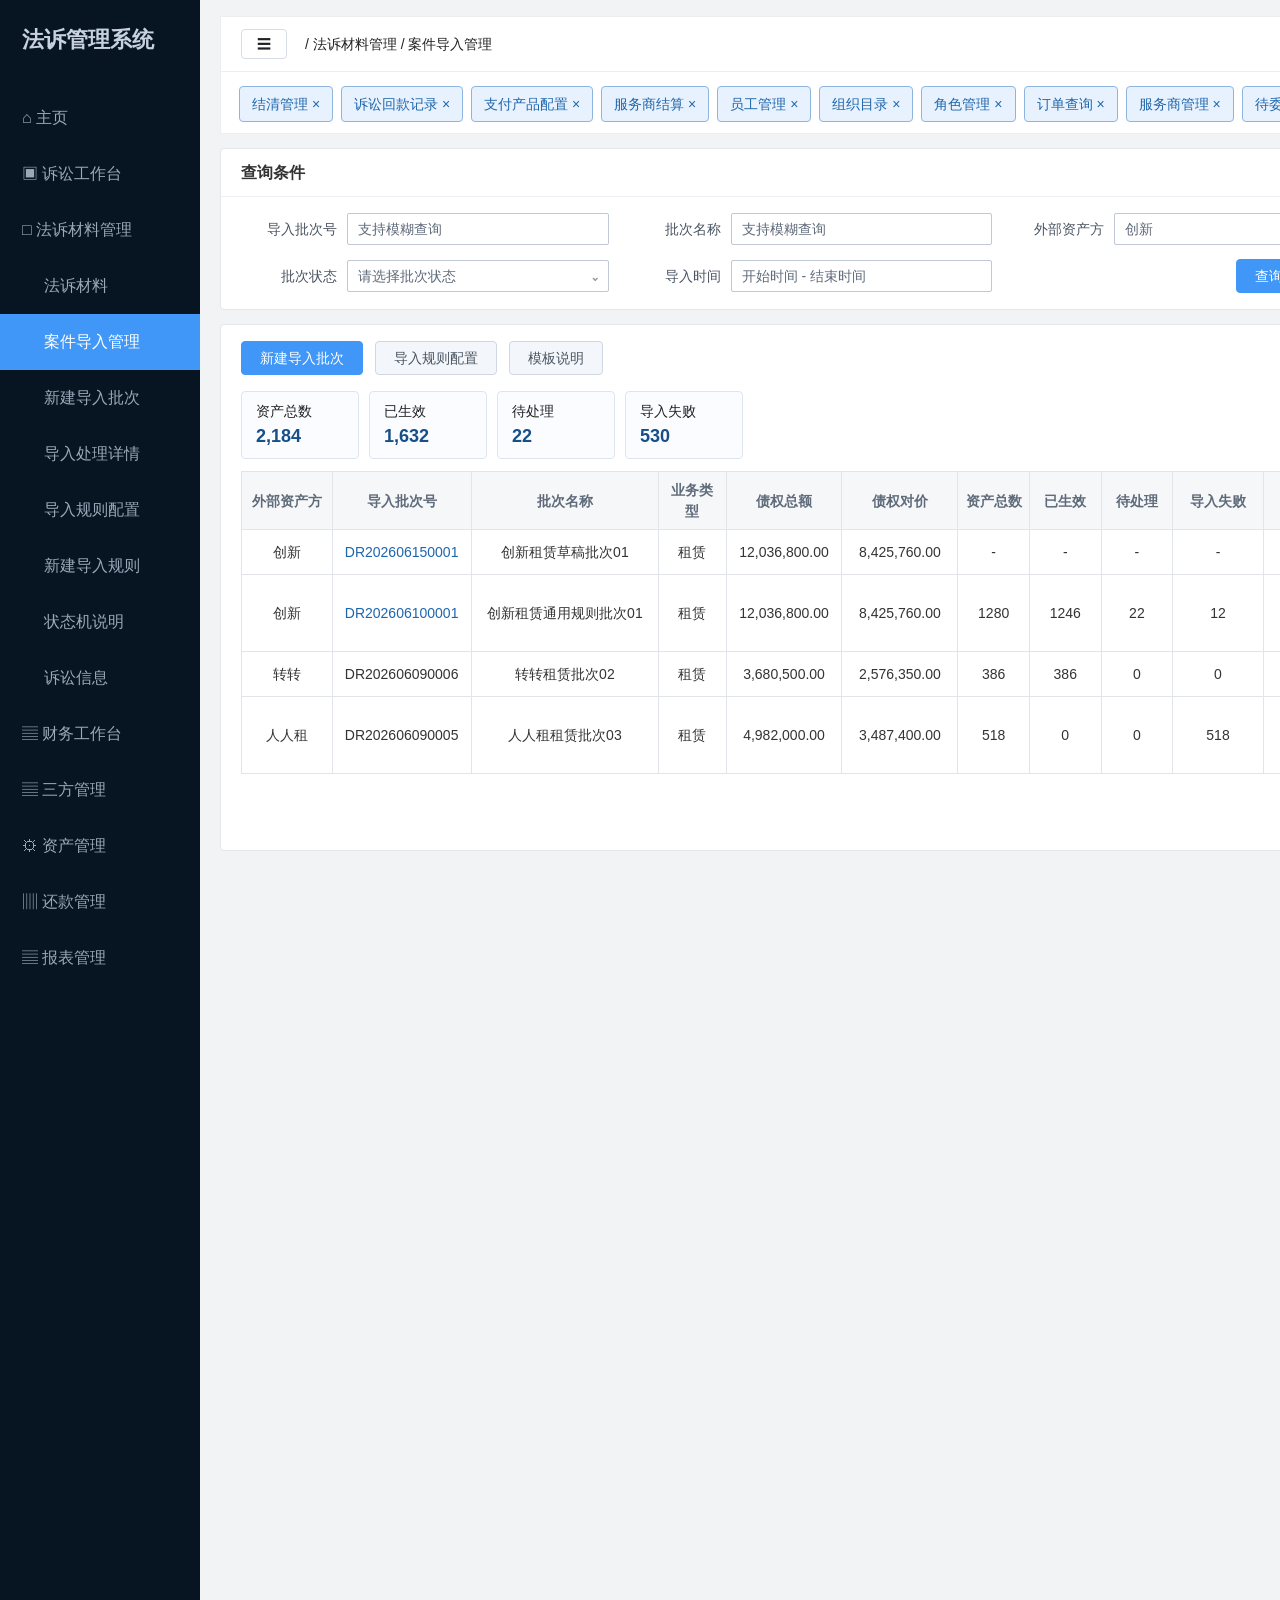
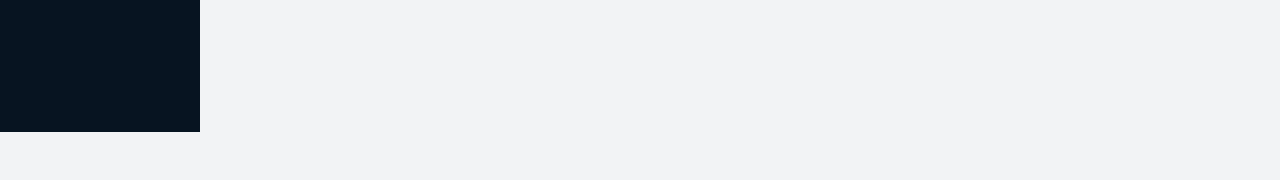
<file: archive/before_phase_split/index.html>
<!doctype html>
<html lang="zh-CN">
<head>
  <meta charset="utf-8">
  <title>案件导入管理</title>
  <style>
    *{box-sizing:border-box}
    html,body{margin:0;min-height:100%;background:#f0f0f0;color:#222;font:14px/1.45 -apple-system,BlinkMacSystemFont,"PingFang SC","Microsoft YaHei",Arial,sans-serif}
    body{overflow:auto}
    .canvas{width:2650px;min-height:1780px;background:#f2f3f5;display:grid;grid-template-columns:200px 1560px 810px;gap:20px;padding:0 20px 48px 0}
    .sidebar{background:#071421;color:#9aa8b9;min-height:1460px;padding-top:24px}
    .brand{font-size:22px;font-weight:700;color:#c7d1df;padding:0 22px 34px}
    .menu{list-style:none;margin:0;padding:0}
    .menu li{height:56px;display:flex;align-items:center;padding:0 22px;gap:12px;font-size:16px}
    .menu li.active{background:#4097f7;color:white}
    .menu .sub{padding-left:44px}
    .menu li[data-left-menu]{cursor:pointer}
    .main{padding-top:16px}
    .top{height:56px;background:white;border:1px solid #eee;display:flex;align-items:center;padding:0 20px}
    .fold{width:46px;height:30px;border:1px solid #d6dee8;border-radius:4px;text-align:center;line-height:28px}
    .user{margin-left:auto;display:flex;align-items:center;gap:10px}
    .avatar{width:32px;height:32px;background:#d8dee8;border-radius:3px}
    .tabs{height:62px;background:white;border:1px solid #eee;border-top:0;padding:14px 18px;white-space:nowrap;overflow:hidden}
    .tab{display:inline-block;border:1px solid #8db5df;background:#e8f2ff;color:#1f66aa;border-radius:4px;padding:7px 12px;margin-right:8px}
    .tab.active{background:#1d65ad;color:white;border-color:#1d65ad}
    .process-tabs{display:none;height:56px;background:#f6f8fb;border:1px solid #edf0f5;border-top:0;padding:0 18px;align-items:flex-end;gap:36px}
    .process-tabs.show{display:flex}
    .process-tabs button{height:56px;border:0;background:transparent;color:#333;border-radius:0;padding:0 0 12px;font-weight:600;position:relative}
    .process-tabs button.active{color:#4097f7}
    .process-tabs button.active:after{content:"";position:absolute;left:0;right:0;bottom:0;height:2px;background:#4097f7}
    .process-tabs button[hidden]{display:none}
    .process-tabs .hint{align-self:center;margin-left:2px;color:#909399;font-size:13px}
    .tab-page{display:none}
    .tab-page.active{display:block}
    .panel{background:white;border:1px solid #e3e6eb;border-radius:4px;margin-top:14px}
    .panel-title{min-height:48px;border-bottom:1px solid #edf0f5;display:flex;align-items:center;justify-content:space-between;padding:0 20px;font-size:16px;font-weight:600;color:#333}
    .panel-title small{font-weight:400;color:#6b7280}
    .notice{background:#f7fbff;border:1px solid #cfe4ff;color:#2d5f91;padding:10px 12px;border-radius:4px;margin:16px 20px}
    .search{padding:20px;display:grid;grid-template-columns:repeat(4,1fr) 160px;gap:16px 18px;align-items:start}
    .form-grid{padding:20px;display:grid;grid-template-columns:repeat(3,1fr);gap:18px 22px}
    .search.compact{padding:16px 20px;grid-template-columns:repeat(4,1fr);gap:14px 16px;align-items:center}
    .search-actions{display:flex;gap:8px;justify-content:flex-end;align-items:center}
    .form-grid.compact{padding:18px 20px;grid-template-columns:repeat(3,1fr);gap:16px 24px}
    label{display:flex;align-items:flex-start;gap:10px}
    label>span{min-width:96px;line-height:32px;text-align:right;color:#4b5563}
    .req{color:#f56c6c;font-style:normal;font-weight:700;margin-right:3px}
    .search.compact label,.form-grid.compact label{align-items:center}
    .search.compact label>span,.form-grid.compact label>span{line-height:32px}
    .field-box{flex:1;min-width:0}
    .input,.select{height:32px;border:1px solid #bfc8d4;background:white;border-radius:2px;padding:6px 10px;color:#5f6b7a;display:flex;justify-content:space-between;align-items:center}
    .select{position:relative;cursor:pointer;overflow:visible}
    .select b{margin-left:8px;color:#909399}
    .select-menu{position:absolute;top:34px;left:0;min-width:100%;width:max-content;max-width:460px;max-height:260px;overflow:auto;background:white;border:1px solid #bfc8d4;box-shadow:0 8px 18px rgba(15,23,42,.14);border-radius:3px;padding:4px 0;z-index:5000}
    .select-option{height:30px;display:flex;align-items:center;padding:0 12px;color:#333;white-space:nowrap}
    .select-option:hover,.select-option.active{background:#eef6ff;color:#1d65ad}
    .textarea{height:76px;border:1px solid #bfc8d4;background:white;border-radius:2px;padding:8px 10px;color:#5f6b7a}
    .form-grid.compact .textarea{height:64px}
    .enum{font-size:12px;color:#1d65ad;background:#eef6ff;border:1px solid #b8d7ff;padding:5px 7px;margin-top:4px}
    .limit{font-size:12px;color:#777;margin-top:4px}
    .search.compact .enum,.search.compact .limit,.form-grid.compact .enum,.form-grid.compact .limit{display:none}
    button,.btn{height:34px;border:1px solid #cfd7e3;border-radius:4px;background:#f3f6fa;color:#4b5563;padding:0 18px;text-decoration:none;display:inline-flex;align-items:center;justify-content:center;cursor:pointer;font:inherit}
    .primary{background:#4097f7;color:#fff;border-color:#4097f7}
    .danger{background:#fff1f0;color:#c53030;border-color:#ffccc7}
    .text-link{border:0;background:transparent;color:#1d65ad;padding:0 4px;height:28px;text-decoration:none;cursor:pointer}
    .toolbar{display:flex;gap:12px;align-items:center;padding:16px 20px;flex-wrap:wrap}
    .toolbar .spacer{flex:1}
    .op-actions{display:flex;align-items:center;justify-content:center;gap:8px;flex-wrap:nowrap;white-space:nowrap}
    .op-actions.two-line{display:grid;grid-template-columns:repeat(2,auto);gap:4px 12px;justify-content:center;align-items:center;white-space:normal}
    .op-actions .text-link{white-space:nowrap}
    .file-link-list{display:flex;flex-direction:column;align-items:center;gap:4px;line-height:1.35}
    .file-link-row{display:block;max-width:100%;text-align:center}
    .file-name-link{max-width:none;overflow:visible;text-overflow:clip;white-space:normal;word-break:break-all;line-height:1.45;display:inline;vertical-align:middle}
    .unmatched-table th:nth-child(4),.unmatched-table td:nth-child(4){width:330px}
    .unmatched-table th:nth-child(5),.unmatched-table td:nth-child(5){width:220px}
    .file-preview-box{border:1px dashed #9cc5f4;background:#f7fbff;border-radius:4px;padding:28px;text-align:center;color:#2d5f91}
    .file-preview-box b{display:block;font-size:18px;margin-bottom:8px;color:#174f89}
    .summary{display:flex;gap:14px;padding:0 20px 14px;flex-wrap:wrap}
    .card{border:1px solid #dfe5ee;background:#fafcff;border-radius:4px;padding:12px 16px;min-width:138px}
    .card b{display:block;font-size:22px;color:#174f89;margin-top:4px}
    .summary.compact{padding:0 20px 12px;gap:10px}
    .summary.compact .card{min-width:118px;padding:9px 14px}
    .summary.compact .card b{font-size:18px;margin-top:2px}
    .batch-meta{display:grid;grid-template-columns:repeat(4,1fr);gap:10px;padding:0 20px 14px}
    .batch-meta .meta-item{border:1px solid #dfe5ee;background:#fbfdff;border-radius:4px;padding:8px 10px;min-height:56px}
    .batch-meta .meta-item b{display:block;color:#64748b;font-size:12px;margin-bottom:3px}
    .batch-meta .meta-item span{color:#1f2937;font-weight:600;word-break:break-word}
    table{border-collapse:collapse;width:100%;table-layout:fixed}
    th,td{border:1px solid #e1e5ea;padding:8px 6px;text-align:center;white-space:normal;word-break:break-word}
    th{background:#f6f7f9;color:#5f6b7a;font-weight:600}
    td{background:white;color:#333}
    .table-wrap{padding:0 20px 18px}
    .tag{display:inline-block;padding:3px 9px;border-radius:12px;font-size:12px;white-space:nowrap}
    .ok{background:#e8f6ef;color:#17945b}
    .warn{background:#fff1c7;color:#8a5a00}
    .bad{background:#fdecec;color:#c53030}
    .info{background:#eaf2ff;color:#1d65ad}
    .gray{background:#eef0f4;color:#5f6b7a}
    .submit-note{background:#fff7e6;border:1px solid #e8c665;color:#684800;padding:10px 12px;border-radius:4px;margin-top:12px}
    .tree-example{background:#fffaf0;border:1px solid #f0d37a;border-radius:4px;padding:10px 12px;margin:8px 0 0;font:13px/1.6 Menlo,Consolas,monospace;color:#5f4b12;white-space:pre-wrap}
    .state-grid{display:grid;grid-template-columns:repeat(4,1fr);gap:10px;padding:0 20px 18px}
    .state{border:1px solid #dfe5ee;background:#fafcff;border-radius:4px;padding:10px 12px}
    .state b{display:block;color:#174f89;margin-bottom:4px}
    .rule-strip{display:grid;grid-template-columns:repeat(3,1fr);gap:10px;padding:0 20px 16px}
    .rule-item{border:1px solid #dfe5ee;background:#fbfdff;border-radius:4px;padding:10px 12px;min-height:74px}
    .rule-item b{display:block;color:#174f89;margin-bottom:5px}
    .rule-item span{display:block;color:#6b7280;font-size:13px}
    .upload-zone{border:1px dashed #8db5df;background:#f8fbff;margin:0 20px 16px;padding:18px;border-radius:4px;display:grid;grid-template-columns:220px 1fr;gap:18px;align-items:center}
    .upload-zone.compact{grid-template-columns:160px 1fr;padding:14px 16px;margin-top:4px}
    .upload-icon{height:118px;border:1px solid #d7e7fb;background:white;border-radius:4px;display:flex;align-items:center;justify-content:center;color:#1d65ad;font-size:36px}
    .upload-zone.compact .upload-icon{height:86px}
    .file-row{min-height:42px;border:1px solid #e1e5ea;margin:8px 0;border-radius:4px;display:flex;align-items:center;justify-content:space-between;gap:12px;padding:7px 12px;background:#fff}
    .file-meta{display:flex;align-items:center;gap:12px;min-width:0}
    .file-name{font-weight:600;color:#333;word-break:break-all}
    .file-actions{display:flex;align-items:center;gap:8px;white-space:nowrap}
    .danger-link{color:#c53030}
    .batch-upload-grid{display:grid;grid-template-columns:1fr;gap:12px;margin-top:16px}
    .upload-card{border:1px solid #dfe5ee;background:#fbfdff;border-radius:4px;padding:14px}
    .upload-card h4{margin:0 0 8px;color:#174f89}
    .upload-card p{margin:0 0 12px;color:#6b7280}
    .steps{display:grid;grid-template-columns:repeat(5,1fr);gap:10px;padding:0 20px 18px}
    .step{border:1px solid #dfe5ee;background:#fff;padding:10px;border-radius:4px;position:relative}
    .step b{display:block;color:#174f89}
    .split{display:grid;grid-template-columns:1.2fr .8fr;gap:16px;padding:0 20px 18px}
    .box{border:1px solid #e1e5ea;background:#fff;border-radius:4px;padding:12px}
    .box h4{margin:0 0 10px;font-size:15px}
    .config-block{padding:0 20px 18px}
    .config-head{height:42px;display:flex;align-items:center;justify-content:space-between;color:#333;font-weight:600}
    .config-head small{font-weight:400;color:#6b7280}
    .inline-input{min-height:30px;border:1px solid #bfc8d4;background:white;border-radius:2px;padding:5px 8px;color:#5f6b7a;text-align:left}
    .inline-select{display:inline-block;min-height:22px;color:#333;text-align:left;font-weight:500;white-space:nowrap}
    .table-select{height:28px;min-width:72px;width:100%;padding:4px 8px;justify-content:center;white-space:nowrap}
    .table-select .select-menu{top:30px}
    .readonly-code{color:#6b7280;background:#f6f7f9;border-radius:3px;padding:4px 6px;font-family:Menlo,Consolas,monospace;font-size:12px}
    .chip-box{display:flex;gap:6px;flex-wrap:wrap;align-items:center;min-height:30px;text-align:left}
    .chip{display:inline-flex;align-items:center;height:26px;background:#eef6ff;border:1px solid #b8d7ff;color:#1d65ad;border-radius:3px;padding:0 8px;white-space:nowrap}
    .chip em{font-style:normal;font-size:12px;border-radius:9px;padding:1px 5px;margin-left:6px;background:#ffecec;color:#d93026}
    .chip em.optional{background:#eef2f6;color:#64748b}
    .chip i{font-style:normal;font-size:12px;border-radius:9px;padding:1px 5px;margin-left:4px;background:#e8f6ef;color:#17945b}
    .chip i.exact{background:#eaf2ff;color:#1d65ad}
    .chip-add{display:inline-flex;align-items:center;height:26px;border:1px dashed #8db5df;color:#1d65ad;background:#fff;border-radius:3px;padding:0 8px}
    .field-tabs{display:flex;gap:8px;margin:0 0 12px;flex-wrap:wrap}
    .field-tabs span{height:28px;display:inline-flex;align-items:center;border:1px solid #a9c8ea;color:#1d65ad;border-radius:3px;padding:0 9px;background:#fff;cursor:pointer}
    .field-tabs span.active{background:#1d65ad;color:#fff}
    .field-pane{display:none}
    .field-pane.active{display:block}
    .order-rule-pane{display:none}
    .order-rule-pane.active{display:block}
    .order-rule-summary{margin:0 0 12px;padding:9px 12px;border:1px solid #cfe4ff;background:#f7fbff;color:#2d5f91;border-radius:4px}
    .locked-cell{display:inline-flex;align-items:center;justify-content:center;min-width:58px;height:28px;padding:0 8px;border-radius:4px;background:#f1f5f9;color:#475569;border:1px solid #d8e0eb}
    .scope-tip{display:none;margin:0 0 12px;padding:8px 12px;border:1px solid #b7d7ff;background:#f0f7ff;color:#1d65ad;border-radius:4px}
    .scope-tip.show{display:block}
    .config-table th,.config-table td{padding:8px 6px;vertical-align:middle}
    .config-table td:nth-child(1),.config-table td:nth-child(2){text-align:left}
    .config-table .select{margin:0 auto}
    .config-table .inline-input{display:flex;align-items:center}
    .model-map{display:flex;flex-direction:column;gap:2px;line-height:1.35;text-align:left;color:#3b4658}
    .model-map strong{font-size:12px;color:#1d65ad;font-weight:600}
    .model-map span{font-size:12px;color:#64748b}
    .model-map.pending strong{color:#b45309}
    .field-config-table col:nth-child(1){width:96px}
    .field-config-table col:nth-child(2){width:124px}
    .field-config-table col:nth-child(3){width:220px}
    .field-config-table col:nth-child(4){width:78px}
    .field-config-table col:nth-child(5){width:90px}
    .field-config-table col:nth-child(6){width:auto}
    .material-config-table col:nth-child(1){width:150px}
    .material-config-table col:nth-child(2){width:86px}
    .material-config-table col:nth-child(3){width:auto}
    .material-config-table col:nth-child(4){width:196px}
    #task table th:nth-child(1),#task table td:nth-child(1){width:86px!important}
    #task table th:nth-child(2),#task table td:nth-child(2){width:132px!important}
    #task table th:nth-child(3),#task table td:nth-child(3){width:178px!important}
    #task table th:nth-child(4),#task table td:nth-child(4){width:64px!important}
    #task table th:nth-child(5),#task table td:nth-child(5),#task table th:nth-child(6),#task table td:nth-child(6){width:110px!important}
    #task table th:nth-child(7),#task table td:nth-child(7),#task table th:nth-child(8),#task table td:nth-child(8),#task table th:nth-child(9),#task table td:nth-child(9){width:68px!important}
    #task table th:nth-child(10),#task table td:nth-child(10){width:86px!important}
    #task table th:nth-child(11),#task table td:nth-child(11){width:132px!important}
    #task table th:nth-child(12),#task table td:nth-child(12){width:148px!important}
    #ruleConfig table th:nth-child(2),#ruleConfig table td:nth-child(2){width:86px!important}
    #ruleConfig table th:nth-child(3),#ruleConfig table td:nth-child(3){width:64px!important}
    #ruleConfig table th:nth-child(4),#ruleConfig table td:nth-child(4),#ruleConfig table th:nth-child(5),#ruleConfig table td:nth-child(5),#ruleConfig table th:nth-child(6),#ruleConfig table td:nth-child(6){width:92px!important}
    #ruleConfig table th:nth-child(7),#ruleConfig table td:nth-child(7){width:78px!important}
    #ruleConfig table th:nth-child(8),#ruleConfig table td:nth-child(8){width:136px!important}
    #ruleConfig table th:nth-child(9),#ruleConfig table td:nth-child(9){width:86px!important}
    #orderProcessingPane table th:nth-child(1),#orderProcessingPane table td:nth-child(1){width:42px!important}
    #orderProcessingPane table th:nth-child(2),#orderProcessingPane table td:nth-child(2){width:166px!important}
    #orderProcessingPane table th:nth-child(3),#orderProcessingPane table td:nth-child(3){width:64px!important}
    #orderProcessingPane table th:nth-child(4),#orderProcessingPane table td:nth-child(4){width:58px!important}
    #orderProcessingPane table th:nth-child(5),#orderProcessingPane table td:nth-child(5),#orderProcessingPane table th:nth-child(6),#orderProcessingPane table td:nth-child(6),#orderProcessingPane table th:nth-child(7),#orderProcessingPane table td:nth-child(7){width:88px!important}
    #orderProcessingPane table th:nth-child(8),#orderProcessingPane table td:nth-child(8){width:94px!important}
    #orderProcessingPane table th:nth-child(9),#orderProcessingPane table td:nth-child(9){width:104px!important}
    #orderProcessingPane table th:nth-child(10),#orderProcessingPane table td:nth-child(10){width:104px!important}
    #orderProcessingPane table th:nth-child(11),#orderProcessingPane table td:nth-child(11){width:138px!important}
    #orderProcessingPane table th:nth-child(12),#orderProcessingPane table td:nth-child(12){width:128px!important}
    #orderProcessingPane table th:nth-child(13),#orderProcessingPane table td:nth-child(13){width:168px!important}
    #missingPane table th:nth-child(1),#missingPane table td:nth-child(1){width:42px!important}
    #missingPane table th:nth-child(2),#missingPane table td:nth-child(2){width:48px!important}
    #missingPane table th:nth-child(3),#missingPane table td:nth-child(3){width:66px!important}
    #missingPane table th:nth-child(4),#missingPane table td:nth-child(4){width:166px!important}
    #missingPane table th:nth-child(5),#missingPane table td:nth-child(5){width:64px!important}
    #missingPane table th:nth-child(6),#missingPane table td:nth-child(6){width:58px!important}
    #missingPane table th:nth-child(7),#missingPane table td:nth-child(7){width:76px!important}
    #missingPane table th:nth-child(8),#missingPane table td:nth-child(8){width:auto!important}
    #missingPane table th:nth-child(9),#missingPane table td:nth-child(9){width:78px!important}
    #missingPane table th:nth-child(10),#missingPane table td:nth-child(10){width:86px!important}
    #missingPane table th:nth-child(11),#missingPane table td:nth-child(11){width:72px!important}
    .unmatched-table th:nth-child(1),.unmatched-table td:nth-child(1){width:42px!important}
    .unmatched-table th:nth-child(2),.unmatched-table td:nth-child(2){width:48px!important}
    .unmatched-table th:nth-child(3),.unmatched-table td:nth-child(3){width:66px!important}
    .unmatched-table th:nth-child(4),.unmatched-table td:nth-child(4){width:360px!important}
    .unmatched-table th:nth-child(5),.unmatched-table td:nth-child(5){width:230px!important}
    .unmatched-table th:nth-child(6),.unmatched-table td:nth-child(6){width:156px!important}
    .unmatched-table th:nth-child(7),.unmatched-table td:nth-child(7){width:64px!important}
    .unmatched-table th:nth-child(8),.unmatched-table td:nth-child(8){width:58px!important}
    .unmatched-table th:nth-child(9),.unmatched-table td:nth-child(9){width:76px!important}
    .unmatched-table th:nth-child(10),.unmatched-table td:nth-child(10){width:86px!important}
    .unmatched-table th:nth-child(11),.unmatched-table td:nth-child(11){width:104px!important}
    .parse-pane[data-parse-pane="field"] table th:nth-child(1),.parse-pane[data-parse-pane="field"] table td:nth-child(1){width:50px!important}
    .parse-pane[data-parse-pane="field"] table th:nth-child(2),.parse-pane[data-parse-pane="field"] table td:nth-child(2){width:146px!important}
    .parse-pane[data-parse-pane="field"] table th:nth-child(3),.parse-pane[data-parse-pane="field"] table td:nth-child(3){width:210px!important}
    .parse-pane[data-parse-pane="field"] table th:nth-child(4),.parse-pane[data-parse-pane="field"] table td:nth-child(4){width:86px!important}
    .parse-pane[data-parse-pane="material"] table th:nth-child(1),.parse-pane[data-parse-pane="material"] table td:nth-child(1){width:120px!important}
    .parse-pane[data-parse-pane="material"] table th:nth-child(2),.parse-pane[data-parse-pane="material"] table td:nth-child(2){width:390px!important}
    .parse-pane[data-parse-pane="material"] table th:nth-child(3),.parse-pane[data-parse-pane="material"] table td:nth-child(3){width:86px!important}
    .parse-pane[data-parse-pane="relation"] table th:nth-child(1),.parse-pane[data-parse-pane="relation"] table td:nth-child(1),.parse-pane[data-parse-pane="result"] table th:nth-child(1),.parse-pane[data-parse-pane="result"] table td:nth-child(1){width:126px!important}
    .parse-pane[data-parse-pane="relation"] table th:nth-child(3),.parse-pane[data-parse-pane="relation"] table td:nth-child(3),.parse-pane[data-parse-pane="result"] table th:nth-child(3),.parse-pane[data-parse-pane="result"] table td:nth-child(3){width:92px!important}
    .permission-controlled{opacity:.7}
    .logic-list{margin:0;padding-left:18px;color:#4b5563}
    .logic-list li{margin:5px 0}
    .mini-tabs{display:flex;gap:8px;margin:6px 0 12px}
    .mini-tabs span{border:1px solid #a9c8ea;color:#1d65ad;border-radius:4px;padding:5px 10px}
    .mini-tabs span.active{background:#1d65ad;color:white}
    .parse-tabs{display:flex;gap:8px;margin:6px 0 12px;flex-wrap:wrap}
    .parse-tabs button{height:30px;border:1px solid #a9c8ea;color:#1d65ad;background:white;border-radius:4px;padding:0 10px}
    .parse-tabs button.active{background:#1d65ad;color:white}
    .parse-pane{display:none}
    .parse-pane.active{display:block}
    .parse-summary{display:grid;grid-template-columns:repeat(4,1fr);gap:10px;margin:0 0 14px}
    .parse-summary .state{min-height:72px;background:#fbfdff}
    .parse-summary .state b{margin-bottom:2px}
    .list-tabs{display:flex;align-items:center;gap:26px;border-bottom:1px solid #e5eaf2;margin:0 20px 12px}
    .list-tabs button{height:44px;border:0;background:transparent;border-radius:0;padding:0 0 10px;color:#333;font-weight:600;position:relative}
    .list-tabs button.active{color:#4097f7}
    .list-tabs button.active:after{content:"";position:absolute;left:0;right:0;bottom:-1px;height:2px;background:#4097f7}
    .list-tabs .hint{color:#909399;font-size:13px;margin-left:auto}
    .supp-pane{display:none}
    .supp-pane.active{display:block}
    .pagination{display:flex;justify-content:flex-end;align-items:center;gap:8px;padding:12px 20px 18px;color:#6b7280}
    .pagination span,.pagination button{height:28px;min-width:30px;border:1px solid #d8dee8;background:#fff;border-radius:3px;padding:0 9px}
    .pagination .active{background:#4097f7;color:#fff;border-color:#4097f7}
    .footer-btns{border-top:1px solid #edf0f5;padding:14px 20px;display:flex;justify-content:flex-end;gap:12px}
    .kv{display:grid;grid-template-columns:130px 1fr 130px 1fr;gap:0;border:1px solid #e1e5ea}
    .kv b,.kv span{border:1px solid #e1e5ea;margin:-1px 0 0 -1px;padding:9px 10px;min-height:36px}
    .kv b{background:#f6f7f9;color:#5f6b7a;font-weight:600}
    .anno{padding-top:16px}
    .anno-title{font-size:30px;color:#ff4d4f;text-align:center;margin:18px 0 14px}
    .anno-block{background:#ffe126;border:1px solid #c2a600;padding:12px 14px;margin:0 0 16px;font-size:14px}
    .anno-block h3{margin:0 0 8px;font-size:16px}
    .anno-block p{margin:5px 0}
    .anno-block b{display:inline-block;width:22px}
    .button-state-table{width:100%;border-collapse:collapse;margin-top:8px;table-layout:auto;font-size:13px}
    .button-state-table th,.button-state-table td{border:1px solid #d9bf30;padding:6px 8px;text-align:left;vertical-align:top;line-height:1.45;background:#fffef5;color:#333;word-break:normal}
    .button-state-table thead th{background:#fff4b8;color:#174f89;font-weight:700;white-space:nowrap}
    .button-state-table tbody th{width:108px;background:#fffbe0;color:#1d65ad;font-weight:700;white-space:nowrap}
    .button-state-table td{word-break:break-word}
    .anno-page{display:none}
    .anno-page.active{display:block}
    .modal-mask{display:none;position:fixed;inset:0;background:rgba(0,0,0,.38);z-index:20;align-items:center;justify-content:center}
    .modal-mask.show{display:flex}
    .modal{width:760px;max-height:86vh;background:white;border-radius:4px;box-shadow:0 14px 42px rgba(0,0,0,.22);display:flex;flex-direction:column}
    .modal.large{width:1180px}
    .modal.wide{width:1220px}
    .modal-head{height:54px;border-bottom:1px solid #edf0f5;display:flex;align-items:center;padding:0 18px;font-size:16px;font-weight:600}
    .modal-head button{margin-left:auto;width:30px;height:30px;padding:0;border:0;background:white;font-size:20px}
    .modal-body{padding:18px;overflow:auto}
    .modal-foot{border-top:1px solid #edf0f5;padding:12px 18px;display:flex;justify-content:flex-end;gap:10px}
    .material-name-form{grid-template-columns:repeat(4,minmax(0,1fr))!important;gap:16px 28px!important;align-items:start}
    .material-name-form label>span{min-width:112px}
    .material-name-form .select{min-width:100px}
    .toast{display:none;position:fixed;top:72px;left:50%;transform:translateX(-50%);background:#17233d;color:white;padding:9px 16px;border-radius:4px;z-index:30}
    .toast.show{display:block}
  </style>
</head>
<body>
<div class="canvas">
  <aside class="sidebar">
    <div class="brand">法诉管理系统</div>
    <ul class="menu">
      <li>⌂ 主页</li>
      <li>▣ 诉讼工作台</li>
      <li>□ 法诉材料管理</li>
      <li class="sub">法诉材料</li>
      <li class="sub active" data-left-menu="task">案件导入管理</li>
      <li class="sub" data-left-menu="newImport">新建导入批次</li>
      <li class="sub" data-left-menu="detail">导入处理详情</li>
      <li class="sub" data-left-menu="ruleConfig">导入规则配置</li>
      <li class="sub" data-left-menu="newRule">新建导入规则</li>
      <li class="sub" data-left-menu="stateMachine">状态机说明</li>
      <li class="sub">诉讼信息</li>
      <li>▤ 财务工作台</li>
      <li>▤ 三方管理</li>
      <li>⚙ 资产管理</li>
      <li>▥ 还款管理</li>
      <li>▤ 报表管理</li>
    </ul>
  </aside>

  <main class="main">
    <div class="top">
      <div class="fold">☰</div>
      <div id="breadcrumbText" style="margin-left:18px">/ 法诉材料管理 / 案件导入管理</div>
      <div class="user"><div class="avatar"></div>孟宪迎⌄</div>
    </div>
    <div class="tabs">
      <span class="tab">结清管理 ×</span><span class="tab">诉讼回款记录 ×</span><span class="tab">支付产品配置 ×</span><span class="tab">服务商结算 ×</span><span class="tab">员工管理 ×</span><span class="tab">组织目录 ×</span><span class="tab">角色管理 ×</span><span class="tab">订单查询 ×</span><span class="tab">服务商管理 ×</span><span class="tab">待委外管理 ×</span><span class="tab">诉讼管理 ×</span><span class="tab">法诉材料 ×</span><span id="activeWorkTab" class="tab active">案件导入管理 ×</span>
    </div>
    <div id="processTabs" class="process-tabs">
      <button data-process-tab="newImport">新建导入批次</button>
      <button data-process-tab="detail" hidden>导入处理详情</button>
      <span class="hint">点击导入后进入导入处理详情；订单问题、材料补传、未匹配材料统一在详情页处理</span>
    </div>

    <section id="task" class="tab-page active">
      <div class="panel">
        <div class="panel-title">查询条件 <small>用于运营和测试按批次定位导入任务</small></div>
        <div class="search compact">
          <label><span>导入批次号</span><div class="field-box"><div class="input">支持模糊查询</div><div class="limit">文本，最多50字符；非必填。</div></div></label>
          <label><span>批次名称</span><div class="field-box"><div class="input">支持模糊查询</div><div class="limit">文本，最多50字符；非必填。</div></div></label>
          <label><span>外部资产方</span><div class="field-box"><div class="select" data-options="全部|创新|转转|人人租">创新<b>⌄</b></div><div class="enum">枚举：全部 / 创新 / 转转 / 人人租</div><div class="limit">默认选中创新；枚举来源于法诉系统数据字典，由研发配置维护。</div></div></label>
          <label><span>业务类型</span><div class="field-box"><div class="select" data-options="全部|租赁">请选择业务类型<b>⌄</b></div><div class="enum">枚举：全部 / 租赁</div><div class="limit">本期仅配置租赁。</div></div></label>
          <label><span>批次状态</span><div class="field-box"><div class="select" data-options="全部|草稿|导入中|导入完成|导入失败|已取消">请选择批次状态<b>⌄</b></div><div class="enum">枚举：全部 / 草稿 / 导入中 / 导入完成 / 导入失败 / 已取消</div><div class="limit">按批次生命周期筛选；订单处理结果在导入处理详情查看。</div></div></label>
          <label><span>导入时间</span><div class="field-box"><div class="input">开始时间 - 结束时间</div><div class="limit">日期范围；精确到秒。</div></div></label>
          <div class="search-actions"><button class="primary">查询</button><button>重置</button></div>
        </div>
      </div>

      <div class="panel">
        <div class="toolbar">
          <button class="primary" data-action="start-import">新建导入批次</button>
          <button data-jump="ruleConfig">导入规则配置</button>
          <button onclick="openModal('templateModal')">模板说明</button>
          <span class="spacer"></span>
          <span class="tag info">默认外部资产方：创新</span>
        </div>
        <div class="summary compact"><div class="card">资产总数<b>2,184</b></div><div class="card">已生效<b>1,632</b></div><div class="card">待处理<b>22</b></div><div class="card">导入失败<b>530</b></div></div>
        <div class="table-wrap">
          <table>
            <thead>
              <tr><th style="width:130px">外部资产方</th><th style="width:150px">导入批次号</th><th style="width:210px">批次名称</th><th>业务类型</th><th>债权总额</th><th>债权对价</th><th>资产总数</th><th>已生效</th><th>待处理</th><th>导入失败</th><th>批次状态</th><th style="width:160px">导入时间</th><th style="width:190px">操作</th></tr>
            </thead>
            <tbody>
              <tr id="draftBatchRow"><td>创新</td><td><button class="text-link" onclick="continueDraft()">DR202606150001</button></td><td>创新租赁草稿批次01</td><td>租赁</td><td>12,036,800.00</td><td>8,425,760.00</td><td>-</td><td>-</td><td>-</td><td>-</td><td id="draftStatusCell"><span class="tag gray">草稿</span></td><td id="draftTimeCell">2026-06-15 10:20:00</td><td id="draftActionCell"><button class="text-link" onclick="continueDraft()">继续编辑</button> <button class="text-link danger-link" onclick="openDraftCancelModal()">取消</button></td></tr>
              <tr><td>创新</td><td><button class="text-link" data-jump="detail">DR202606100001</button></td><td id="taskBatchName">创新租赁通用规则批次01</td><td>租赁</td><td id="taskTotalDebt">12,036,800.00</td><td id="taskDebtPrice">8,425,760.00</td><td>1280</td><td>1246</td><td>22</td><td>12</td><td><span class="tag ok">导入完成</span></td><td>2026-06-10 20:15:32</td><td><div class="op-actions two-line"><button class="text-link" data-jump="detail">处理详情</button><button class="text-link" onclick="openDebtAmountModal('main','DR202606100001','创新租赁通用规则批次01','创新','租赁','创新租赁通用规则','襄阳鸿飞企业管理有限公司(91420600MACTCY0R42)','12,036,800.00','8,425,760.00')">编辑</button><a class="text-link" href="./法诉案件导入_导入结果明细.xlsx" download>错误明细</a></div></td></tr>
              <tr><td>转转</td><td>DR202606090006</td><td id="taskBatchNameZz">转转租赁批次02</td><td>租赁</td><td id="taskTotalDebtZz">3,680,500.00</td><td id="taskDebtPriceZz">2,576,350.00</td><td>386</td><td>386</td><td>0</td><td>0</td><td><span class="tag ok">导入完成</span></td><td>2026-06-09 18:42:10</td><td><div class="op-actions two-line"><button class="text-link" data-jump="detail">处理详情</button><button class="text-link" onclick="openDebtAmountModal('zz','DR202606090006','转转租赁批次02','转转','租赁','转转租赁规则','武汉小优企业管理有限公司(91420115MACRLKWJ1A)','3,680,500.00','2,576,350.00')">编辑</button></div></td></tr>
              <tr><td>人人租</td><td>DR202606090005</td><td id="taskBatchNameRrz">人人租租赁批次03</td><td>租赁</td><td id="taskTotalDebtRrz">4,982,000.00</td><td id="taskDebtPriceRrz">3,487,400.00</td><td>518</td><td>0</td><td>0</td><td>518</td><td><span class="tag bad">导入失败</span></td><td>2026-06-09 11:08:55</td><td><div class="op-actions two-line"><button class="text-link" data-jump="detail">处理详情</button><button class="text-link" onclick="openDebtAmountModal('rrz','DR202606090005','人人租租赁批次03','人人租','租赁','人人租租赁规则','聊城小优企业管理有限公司(91371521MADE8H2E0)','4,982,000.00','3,487,400.00')">编辑</button><a class="text-link" href="./法诉案件导入_导入结果明细.xlsx" download>错误明细</a></div></td></tr>
            </tbody>
          </table>
          <div class="pagination"><span>共 55 条</span><button>‹</button><span class="active">1</span><span>2</span><span>3</span><span>4</span><span>5</span><button>›</button><span>10条/页</span></div>
        </div>
      </div>
    </section>

    <section id="ruleConfig" class="tab-page">
      <div class="panel">
        <div class="panel-title">查询条件 <small>按外部资产方维护导入字段和材料校验规则</small></div>
        <div class="search compact">
          <label><span>外部资产方</span><div class="field-box"><div class="select" data-options="全部|创新|转转|人人租">全部<b>⌄</b></div><div class="enum">全部 / 创新 / 转转 / 人人租</div><div class="limit">枚举来源于法诉系统数据字典，由研发配置维护。</div></div></label>
          <label><span>业务类型</span><div class="field-box"><div class="select" data-options="全部|租赁">全部<b>⌄</b></div><div class="enum">全部 / 租赁</div></div></label>
          <label><span>规则状态</span><div class="field-box"><div class="select" data-options="全部|启用|停用">全部<b>⌄</b></div><div class="enum">全部 / 启用 / 停用</div></div></label>
          <div class="search-actions"><button class="primary">查询</button><button>重置</button></div>
        </div>
      </div>
      <div class="panel">
        <div class="toolbar">
          <button class="primary" data-action="new-rule">新建规则</button>
          <a class="btn primary" href="./法诉案件导入_Excel模板及文件格式说明0702_最终版.xlsx" download>下载0702模板</a>
          <span class="spacer"></span>
          <span class="tag info">一期按标准Excel列头导入，材料名称按资产方规则配置</span>
        </div>
        <div class="table-wrap">
          <table>
            <thead><tr><th>规则名称</th><th>外部资产方</th><th>业务类型</th><th>模板字段数</th><th>必填材料名数</th><th>非必填材料名数</th><th>规则状态</th><th>最后更新时间</th><th>操作</th></tr></thead>
            <tbody>
              <tr><td>创新租赁通用规则</td><td>创新</td><td>租赁</td><td>67</td><td>6</td><td>6</td><td><span class="tag ok">启用</span></td><td>2026-06-28 18:30:00</td><td><button class="text-link" data-action="edit-rule">编辑</button> <button class="text-link" data-action="copy-rule">复制</button></td></tr>
              <tr><td>转转租赁规则</td><td>转转</td><td>租赁</td><td>67</td><td>5</td><td>4</td><td><span class="tag ok">启用</span></td><td>2026-06-28 18:42:00</td><td><button class="text-link" data-action="edit-rule">编辑</button> <button class="text-link" data-action="copy-rule">复制</button></td></tr>
              <tr><td>人人租租赁规则</td><td>人人租</td><td>租赁</td><td>67</td><td>4</td><td>3</td><td><span class="tag gray">停用</span></td><td>2026-06-28 17:20:00</td><td><button class="text-link" data-action="edit-rule">编辑</button> <button class="text-link">启用</button></td></tr>
            </tbody>
          </table>
        </div>
      </div>
    </section>

    <section id="ruleEdit" class="tab-page">
      <div class="panel">
        <div class="panel-title"><span id="ruleEditTitle">新建导入规则</span><small>配置后供新建导入页面选择使用</small></div>
        <div class="notice">导入规则用于维护不同资产方的模板字段启用范围、必填口径、合同名称和材料名称。一期暂不支持资产方自定义Excel表头，资产方需按系统下载模板填写；启用规则只影响新发起的导入批次，停用规则不可被新建导入选择。</div>
        <div class="form-grid compact">
          <label><span><em class="req">*</em>规则名称</span><div class="field-box"><div class="input" id="ruleNameInput">转转租赁规则</div><div class="limit">必填，2-50字符；同一资产方下不可重复。</div></div></label>
          <label><span><em class="req">*</em>外部资产方</span><div class="field-box"><div class="select" data-options="全部|创新|转转|人人租">转转<b>⌄</b></div><div class="enum">全部 / 创新 / 转转 / 人人租</div><div class="limit">必填；枚举来源于法诉系统数据字典，由研发配置维护。“全部”仅用于查询，启用规则时不可选择。</div></div></label>
          <label><span><em class="req">*</em>业务类型</span><div class="field-box"><div class="select" data-options="租赁">租赁<b>⌄</b></div><div class="enum">租赁</div><div class="limit">本期仅配置租赁。</div></div></label>
          <label><span><em class="req">*</em>规则状态</span><div class="field-box"><div class="select" data-options="启用|停用">启用<b>⌄</b></div><div class="enum">启用 / 停用</div><div class="limit">启用后，新建导入页面才可选择。</div></div></label>
          <label><span>适用说明</span><div class="field-box"><div class="textarea">用于转转租赁旧/新合同订单导入，合同名称和材料名称按本页配置识别。</div><div class="limit">非必填，最多200字符。</div></div></label>
        </div>
      </div>

      <div class="panel">
        <div class="config-block">
          <div class="config-head">
            <span>Excel模板字段配置（首租/续租共用）</span>
          </div>
          <div class="field-tabs"><span class="active" data-field-tab="template">案件导入模板</span><span data-field-tab="mapping">字段映射说明</span><span data-field-tab="materials">文件材料清单</span><span data-field-tab="guide">导入说明</span></div>
          <div class="field-pane active" data-field-pane="template">
          <div class="table-wrap" style="padding:0">
            <table id="fieldRuleTable" class="config-table field-config-table">
              <colgroup><col><col><col><col><col><col></colgroup>
              <thead><tr><th>工作表</th><th>Excel列名</th><th>模型映射确认</th><th>启用</th><th>是否必填</th><th>校验说明</th></tr></thead>
              <tbody><tr class="locked-row"><td>案件导入模板</td><td>订单编号</td><td><div class="model-map"><strong>loanInfo 订单基础信息</strong><span>字段：loanNo</span><span>模型必填：是</span></div></td><td><span class="locked-cell">启用</span></td><td><span class="locked-cell">必填</span></td><td><div class="inline-input">基础锁定字段；文本格式；不得为空；建议按文本格式填写，避免科学计数法</div></td></tr>
<tr><td>案件导入模板</td><td>父订单编号</td><td><div class="model-map"><strong>loanInfo 订单基础信息</strong><span>字段：parentLoanNo</span><span>模型必填：否</span></div></td><td><div class="select table-select" data-options="启用|不启用">启用<b>⌄</b></div></td><td><div class="select table-select" data-options="是|否|条件必填">条件必填<b>⌄</b></div></td><td><div class="inline-input">文本格式；主订单可为空；续租订单必填；父订单需同批次导入或系统已存在，且客户证件号一致</div></td></tr>
<tr><td>案件导入模板</td><td>所属商户</td><td><div class="model-map"><strong>loanExtInfo 订单扩展信息</strong><span>字段：merchantName</span><span>模型必填：否</span></div></td><td><div class="select table-select" data-options="启用|不启用">启用<b>⌄</b></div></td><td><div class="select table-select" data-options="是|否|条件必填">否<b>⌄</b></div></td><td><div class="inline-input">文本，最多100字符</div></td></tr>
<tr class="locked-row"><td>案件导入模板</td><td>姓名</td><td><div class="model-map"><strong>userInfo 用户信息</strong><span>字段：customerName</span><span>模型必填：是</span></div></td><td><span class="locked-cell">启用</span></td><td><span class="locked-cell">必填</span></td><td><div class="inline-input">基础锁定字段；文本，前后空格自动去除；不脱敏</div></td></tr>
<tr><td>案件导入模板</td><td>性别</td><td><div class="model-map"><strong>userInfo 用户信息</strong><span>字段：gender</span><span>模型必填：否</span></div></td><td><div class="select table-select" data-options="启用|不启用">启用<b>⌄</b></div></td><td><div class="select table-select" data-options="是|否|条件必填">否<b>⌄</b></div></td><td><div class="inline-input">枚举：男、女、未知；可为空</div></td></tr>
<tr><td>案件导入模板</td><td>民族</td><td><div class="model-map"><strong>userInfo 用户信息</strong><span>字段：nation</span><span>模型必填：否</span></div></td><td><div class="select table-select" data-options="启用|不启用">启用<b>⌄</b></div></td><td><div class="select table-select" data-options="是|否|条件必填">否<b>⌄</b></div></td><td><div class="inline-input">文本，最多20字符</div></td></tr>
<tr><td>案件导入模板</td><td>出生日期</td><td><div class="model-map"><strong>userInfo 用户信息</strong><span>字段：birthDate</span><span>模型必填：否</span></div></td><td><div class="select table-select" data-options="启用|不启用">启用<b>⌄</b></div></td><td><div class="select table-select" data-options="是|否|条件必填">否<b>⌄</b></div></td><td><div class="inline-input">支持yyyy-MM-dd、yyyy/M/d、yyyy年M月d日</div></td></tr>
<tr><td>案件导入模板</td><td>商品名称</td><td><div class="model-map"><strong>itemInfo 商品信息</strong><span>字段：productName</span><span>模型必填：是</span></div></td><td><div class="select table-select" data-options="启用|不启用">启用<b>⌄</b></div></td><td><div class="select table-select" data-options="是|否|条件必填">是<b>⌄</b></div></td><td><div class="inline-input">文本，最多200字符</div></td></tr>
<tr><td>案件导入模板</td><td>商品成色</td><td><div class="model-map"><strong>itemInfo 商品信息</strong><span>字段：productCondition</span><span>模型必填：否</span></div></td><td><div class="select table-select" data-options="启用|不启用">启用<b>⌄</b></div></td><td><div class="select table-select" data-options="是|否|条件必填">否<b>⌄</b></div></td><td><div class="inline-input">文本，最多50字符</div></td></tr>
<tr><td>案件导入模板</td><td>商品规格</td><td><div class="model-map"><strong>itemInfo 商品信息</strong><span>字段：productSpec</span><span>模型必填：否</span></div></td><td><div class="select table-select" data-options="启用|不启用">启用<b>⌄</b></div></td><td><div class="select table-select" data-options="是|否|条件必填">否<b>⌄</b></div></td><td><div class="inline-input">文本，最多100字符</div></td></tr>
<tr><td>案件导入模板</td><td>序列号</td><td><div class="model-map"><strong>itemInfo 商品信息</strong><span>字段：serialNo</span><span>模型必填：否</span></div></td><td><div class="select table-select" data-options="启用|不启用">启用<b>⌄</b></div></td><td><div class="select table-select" data-options="是|否|条件必填">否<b>⌄</b></div></td><td><div class="inline-input">文本格式；监管机建议填写</div></td></tr>
<tr class="locked-row"><td>案件导入模板</td><td>身份证号</td><td><div class="model-map"><strong>userInfo 用户信息</strong><span>字段：idNo</span><span>模型必填：是</span></div></td><td><span class="locked-cell">启用</span></td><td><span class="locked-cell">必填</span></td><td><div class="inline-input">基础锁定字段；文本格式；18位身份证；不得脱敏</div></td></tr>
<tr><td>案件导入模板</td><td>下单手机号</td><td><div class="model-map"><strong>userInfo 用户信息</strong><span>字段：orderMobile</span><span>模型必填：是</span></div></td><td><div class="select table-select" data-options="启用|不启用">启用<b>⌄</b></div></td><td><div class="select table-select" data-options="是|否|条件必填">是<b>⌄</b></div></td><td><div class="inline-input">文本格式；11位手机号；不得脱敏</div></td></tr>
<tr><td>案件导入模板</td><td>收货人手机号</td><td><div class="model-map"><strong>receiverInfo 收货信息</strong><span>字段：receiverMobile</span><span>模型必填：否</span></div></td><td><div class="select table-select" data-options="启用|不启用">启用<b>⌄</b></div></td><td><div class="select table-select" data-options="是|否|条件必填">否<b>⌄</b></div></td><td><div class="inline-input">文本格式；11位手机号；有物流信息时建议填写</div></td></tr>
<tr><td>案件导入模板</td><td>户籍地</td><td><div class="model-map"><strong>userInfo 用户信息</strong><span>字段：registeredAddress</span><span>模型必填：否</span></div></td><td><div class="select table-select" data-options="启用|不启用">启用<b>⌄</b></div></td><td><div class="select table-select" data-options="是|否|条件必填">否<b>⌄</b></div></td><td><div class="inline-input">文本，最多200字符</div></td></tr>
<tr><td>案件导入模板</td><td>收货地址</td><td><div class="model-map"><strong>receiverInfo 收货信息</strong><span>字段：receiverAddress</span><span>模型必填：否</span></div></td><td><div class="select table-select" data-options="启用|不启用">启用<b>⌄</b></div></td><td><div class="select table-select" data-options="是|否|条件必填">否<b>⌄</b></div></td><td><div class="inline-input">文本，最多300字符；有物流信息时建议填写</div></td></tr>
<tr><td>案件导入模板</td><td>邮箱</td><td><div class="model-map"><strong>userInfo 用户信息</strong><span>字段：email</span><span>模型必填：否</span></div></td><td><div class="select table-select" data-options="启用|不启用">启用<b>⌄</b></div></td><td><div class="select table-select" data-options="是|否|条件必填">否<b>⌄</b></div></td><td><div class="inline-input">邮箱格式；可为空</div></td></tr>
<tr><td>案件导入模板</td><td>联系人1姓名</td><td><div class="model-map"><strong>emergencyContactInfoList 紧急联系人</strong><span>字段：contactName1</span><span>模型必填：否</span></div></td><td><div class="select table-select" data-options="启用|不启用">启用<b>⌄</b></div></td><td><div class="select table-select" data-options="是|否|条件必填">否<b>⌄</b></div></td><td><div class="inline-input">文本，最多50字符</div></td></tr>
<tr><td>案件导入模板</td><td>与本人关系1</td><td><div class="model-map"><strong>emergencyContactInfoList 紧急联系人</strong><span>字段：contactRelation1</span><span>模型必填：否</span></div></td><td><div class="select table-select" data-options="启用|不启用">启用<b>⌄</b></div></td><td><div class="select table-select" data-options="是|否|条件必填">否<b>⌄</b></div></td><td><div class="inline-input">建议填写：父母、配偶、朋友、同事、其他</div></td></tr>
<tr><td>案件导入模板</td><td>联系方式1</td><td><div class="model-map"><strong>emergencyContactInfoList 紧急联系人</strong><span>字段：contactMobile1</span><span>模型必填：否</span></div></td><td><div class="select table-select" data-options="启用|不启用">启用<b>⌄</b></div></td><td><div class="select table-select" data-options="是|否|条件必填">否<b>⌄</b></div></td><td><div class="inline-input">文本格式；11位手机号</div></td></tr>
<tr><td>案件导入模板</td><td>联系人2姓名</td><td><div class="model-map"><strong>emergencyContactInfoList 紧急联系人</strong><span>字段：contactName2</span><span>模型必填：否</span></div></td><td><div class="select table-select" data-options="启用|不启用">启用<b>⌄</b></div></td><td><div class="select table-select" data-options="是|否|条件必填">否<b>⌄</b></div></td><td><div class="inline-input">文本，最多50字符</div></td></tr>
<tr><td>案件导入模板</td><td>与本人关系2</td><td><div class="model-map"><strong>emergencyContactInfoList 紧急联系人</strong><span>字段：contactRelation2</span><span>模型必填：否</span></div></td><td><div class="select table-select" data-options="启用|不启用">启用<b>⌄</b></div></td><td><div class="select table-select" data-options="是|否|条件必填">否<b>⌄</b></div></td><td><div class="inline-input">建议填写：父母、配偶、朋友、同事、其他</div></td></tr>
<tr><td>案件导入模板</td><td>联系方式2</td><td><div class="model-map"><strong>emergencyContactInfoList 紧急联系人</strong><span>字段：contactMobile2</span><span>模型必填：否</span></div></td><td><div class="select table-select" data-options="启用|不启用">启用<b>⌄</b></div></td><td><div class="select table-select" data-options="是|否|条件必填">否<b>⌄</b></div></td><td><div class="inline-input">文本格式；11位手机号</div></td></tr>
<tr><td>案件导入模板</td><td>订单来源平台</td><td><div class="model-map"><strong>loanExtInfo 订单扩展信息</strong><span>字段：orderSourcePlatform</span><span>模型必填：是</span></div></td><td><div class="select table-select" data-options="启用|不启用">启用<b>⌄</b></div></td><td><div class="select table-select" data-options="是|否|条件必填">是<b>⌄</b></div></td><td><div class="inline-input">文本，最多50字符；与页面外部资产方不是同一字段</div></td></tr>
<tr><td>案件导入模板</td><td>租赁方案</td><td><div class="model-map"><strong>loanExtInfo 订单扩展信息</strong><span>字段：leasePlanName</span><span>模型必填：否</span></div></td><td><div class="select table-select" data-options="启用|不启用">启用<b>⌄</b></div></td><td><div class="select table-select" data-options="是|否|条件必填">否<b>⌄</b></div></td><td><div class="inline-input">文本，最多100字符</div></td></tr>
<tr><td>案件导入模板</td><td>官网价</td><td><div class="model-map"><strong>itemInfo 商品信息</strong><span>字段：officialPrice</span><span>模型必填：否</span></div></td><td><div class="select table-select" data-options="启用|不启用">启用<b>⌄</b></div></td><td><div class="select table-select" data-options="是|否|条件必填">否<b>⌄</b></div></td><td><div class="inline-input">金额保留2位小数；不得填写货币符号</div></td></tr>
<tr><td>案件导入模板</td><td>是否监管机</td><td><div class="model-map"><strong>itemInfo 商品信息</strong><span>字段：supervisionDeviceFlag</span><span>模型必填：否</span></div></td><td><div class="select table-select" data-options="启用|不启用">启用<b>⌄</b></div></td><td><div class="select table-select" data-options="是|否|条件必填">否<b>⌄</b></div></td><td><div class="inline-input">枚举：是、否；为空按否处理</div></td></tr>
<tr><td>案件导入模板</td><td>碎屏保障</td><td><div class="model-map"><strong>insuranceInfo 碎屏保障信息</strong><span>字段：screenProtection</span><span>模型必填：否</span></div></td><td><div class="select table-select" data-options="启用|不启用">启用<b>⌄</b></div></td><td><div class="select table-select" data-options="是|否|条件必填">否<b>⌄</b></div></td><td><div class="inline-input">枚举：是、否；可为空</div></td></tr>
<tr><td>案件导入模板</td><td>业务主体1</td><td><div class="model-map"><strong>loanExtInfo 订单扩展信息</strong><span>字段：businessEntity1</span><span>模型必填：否</span></div></td><td><div class="select table-select" data-options="启用|不启用">启用<b>⌄</b></div></td><td><div class="select table-select" data-options="是|否|条件必填">是<b>⌄</b></div></td><td><div class="inline-input">默认必填；文本，最多100字符</div></td></tr>
<tr><td>案件导入模板</td><td>业务主体2</td><td><div class="model-map"><strong>loanExtInfo 订单扩展信息</strong><span>字段：businessEntity2</span><span>模型必填：否</span></div></td><td><div class="select table-select" data-options="启用|不启用">启用<b>⌄</b></div></td><td><div class="select table-select" data-options="是|否|条件必填">否<b>⌄</b></div></td><td><div class="inline-input">文本，最多100字符</div></td></tr>
<tr><td>案件导入模板</td><td>主合同签署日期</td><td><div class="model-map"><strong>loanExtInfo 订单扩展信息</strong><span>字段：mainContractSignDate</span><span>模型必填：是</span></div></td><td><div class="select table-select" data-options="启用|不启用">启用<b>⌄</b></div></td><td><div class="select table-select" data-options="是|否|条件必填">是<b>⌄</b></div></td><td><div class="inline-input">支持yyyy-MM-dd、yyyy/M/d、yyyy年M月d日</div></td></tr>
<tr><td>案件导入模板</td><td>补充合同签署日期</td><td><div class="model-map"><strong>loanExtInfo 订单扩展信息</strong><span>字段：supplementContractSignDate</span><span>模型必填：否</span></div></td><td><div class="select table-select" data-options="启用|不启用">启用<b>⌄</b></div></td><td><div class="select table-select" data-options="是|否|条件必填">否<b>⌄</b></div></td><td><div class="inline-input">有补充合同时填写；日期格式同上</div></td></tr>
<tr><td>案件导入模板</td><td>合同附件-1签订日期</td><td><div class="model-map"><strong>loanExtInfo 订单扩展信息</strong><span>字段：contractAttachment1SignDate</span><span>模型必填：否</span></div></td><td><div class="select table-select" data-options="启用|不启用">启用<b>⌄</b></div></td><td><div class="select table-select" data-options="是|否|条件必填">否<b>⌄</b></div></td><td><div class="inline-input">有合同附件1时填写；日期格式同上</div></td></tr>
<tr><td>案件导入模板</td><td>合同附件-2签订日期</td><td><div class="model-map"><strong>loanExtInfo 订单扩展信息</strong><span>字段：contractAttachment2SignDate</span><span>模型必填：否</span></div></td><td><div class="select table-select" data-options="启用|不启用">启用<b>⌄</b></div></td><td><div class="select table-select" data-options="是|否|条件必填">否<b>⌄</b></div></td><td><div class="inline-input">有合同附件2时填写；日期格式同上</div></td></tr>
<tr><td>案件导入模板</td><td>快递单号</td><td><div class="model-map"><strong>logisticsInfo 物流信息</strong><span>字段：expressNo</span><span>模型必填：否</span></div></td><td><div class="select table-select" data-options="启用|不启用">启用<b>⌄</b></div></td><td><div class="select table-select" data-options="是|否|条件必填">否<b>⌄</b></div></td><td><div class="inline-input">文本格式；有物流信息时建议填写</div></td></tr>
<tr><td>案件导入模板</td><td>下单日</td><td><div class="model-map"><strong>loanExtInfo 订单扩展信息</strong><span>字段：orderDate</span><span>模型必填：否</span></div></td><td><div class="select table-select" data-options="启用|不启用">启用<b>⌄</b></div></td><td><div class="select table-select" data-options="是|否|条件必填">否<b>⌄</b></div></td><td><div class="inline-input">支持yyyy-MM-dd、yyyy/M/d、yyyy年M月d日</div></td></tr>
<tr><td>案件导入模板</td><td>发货日</td><td><div class="model-map"><strong>logisticsInfo 物流信息</strong><span>字段：deliveryDate</span><span>模型必填：否</span></div></td><td><div class="select table-select" data-options="启用|不启用">启用<b>⌄</b></div></td><td><div class="select table-select" data-options="是|否|条件必填">否<b>⌄</b></div></td><td><div class="inline-input">日期格式同上</div></td></tr>
<tr><td>案件导入模板</td><td>起租日</td><td><div class="model-map"><strong>loanInfo 订单基础信息</strong><span>字段：leaseStartDate</span><span>模型必填：是</span></div></td><td><div class="select table-select" data-options="启用|不启用">启用<b>⌄</b></div></td><td><div class="select table-select" data-options="是|否|条件必填">是<b>⌄</b></div></td><td><div class="inline-input">必填；日期格式同上</div></td></tr>
<tr><td>案件导入模板</td><td>到期日</td><td><div class="model-map"><strong>loanInfo 订单基础信息</strong><span>字段：leaseEndDate</span><span>模型必填：是</span></div></td><td><div class="select table-select" data-options="启用|不启用">启用<b>⌄</b></div></td><td><div class="select table-select" data-options="是|否|条件必填">是<b>⌄</b></div></td><td><div class="inline-input">必填；不得早于起租日</div></td></tr>
<tr><td>案件导入模板</td><td>租赁期限</td><td><div class="model-map"><strong>loanExtInfo 订单扩展信息</strong><span>字段：leaseTerm</span><span>模型必填：是</span></div></td><td><div class="select table-select" data-options="启用|不启用">启用<b>⌄</b></div></td><td><div class="select table-select" data-options="是|否|条件必填">是<b>⌄</b></div></td><td><div class="inline-input">整数；不允许小数</div></td></tr>
<tr><td>案件导入模板</td><td>合同账单日</td><td><div class="model-map"><strong>planInfoList 账单信息</strong><span>字段：contractBillDay</span><span>模型必填：否</span></div></td><td><div class="select table-select" data-options="启用|不启用">启用<b>⌄</b></div></td><td><div class="select table-select" data-options="是|否|条件必填">否<b>⌄</b></div></td><td><div class="inline-input">1-31之间整数；可为空</div></td></tr>
<tr><td>案件导入模板</td><td>租赁物签收日</td><td><div class="model-map"><strong>logisticsInfo 物流信息</strong><span>字段：goodsSignDate</span><span>模型必填：否</span></div></td><td><div class="select table-select" data-options="启用|不启用">启用<b>⌄</b></div></td><td><div class="select table-select" data-options="是|否|条件必填">是<b>⌄</b></div></td><td><div class="inline-input">默认必填；日期格式同上；用于物流签收事实核对</div></td></tr>
<tr class="locked-row"><td>案件导入模板</td><td>违约日</td><td><div class="model-map"><strong>planInfoList 账单信息</strong><span>字段：defaultDate</span><span>模型必填：否</span></div></td><td><span class="locked-cell">启用</span></td><td><span class="locked-cell">必填</span></td><td><div class="inline-input">基础锁定字段；日期格式同上；用于逾期天数核对</div></td></tr>
<tr><td>案件导入模板</td><td>月付租金金额</td><td><div class="model-map"><strong>planInfoList 账单信息</strong><span>字段：monthlyRentAmount</span><span>模型必填：是</span></div></td><td><div class="select table-select" data-options="启用|不启用">启用<b>⌄</b></div></td><td><div class="select table-select" data-options="是|否|条件必填">是<b>⌄</b></div></td><td><div class="inline-input">金额保留2位小数；不得填写货币符号</div></td></tr>
<tr><td>案件导入模板</td><td>逾期天数</td><td><div class="model-map"><strong>planInfoList 账单信息</strong><span>字段：overdueDays</span><span>模型必填：否</span></div></td><td><div class="select table-select" data-options="启用|不启用">启用<b>⌄</b></div></td><td><div class="select table-select" data-options="是|否|条件必填">否<b>⌄</b></div></td><td><div class="inline-input">整数；为空时系统按本地还款计划计算</div></td></tr>
<tr><td>案件导入模板</td><td>正常封顶金额</td><td><div class="model-map"><strong>loanExtInfo 订单扩展信息</strong><span>字段：normalCapAmount</span><span>模型必填：否</span></div></td><td><div class="select table-select" data-options="启用|不启用">启用<b>⌄</b></div></td><td><div class="select table-select" data-options="是|否|条件必填">否<b>⌄</b></div></td><td><div class="inline-input">金额字段，保留2位小数，不填写货币符号和千分位；不允许负数</div></td></tr>
<tr><td>案件导入模板</td><td>活动后封顶金额</td><td><div class="model-map"><strong>loanExtInfo 订单扩展信息</strong><span>字段：activityCapAmount</span><span>模型必填：否</span></div></td><td><div class="select table-select" data-options="启用|不启用">启用<b>⌄</b></div></td><td><div class="select table-select" data-options="是|否|条件必填">否<b>⌄</b></div></td><td><div class="inline-input">金额字段，保留2位小数，不填写货币符号和千分位；不允许负数</div></td></tr>
<tr><td>案件导入模板</td><td>合同总租金（已减优惠）</td><td><div class="model-map"><strong>loanExtInfo 订单扩展信息</strong><span>字段：totalRentAfterDiscount</span><span>模型必填：否</span></div></td><td><div class="select table-select" data-options="启用|不启用">启用<b>⌄</b></div></td><td><div class="select table-select" data-options="是|否|条件必填">否<b>⌄</b></div></td><td><div class="inline-input">金额保留2位小数；可为空</div></td></tr>
<tr><td>案件导入模板</td><td>买断金</td><td><div class="model-map"><strong>buyoutInfo 买断金信息</strong><span>字段：buyoutAmount</span><span>模型必填：否</span></div></td><td><div class="select table-select" data-options="启用|不启用">启用<b>⌄</b></div></td><td><div class="select table-select" data-options="是|否|条件必填">否<b>⌄</b></div></td><td><div class="inline-input">金额保留2位小数；可为空</div></td></tr>
<tr><td>案件导入模板</td><td>部分还款账单实付金额</td><td><div class="model-map"><strong>planInfoList 账单信息</strong><span>字段：partialRepayPaidAmount</span><span>模型必填：否</span></div></td><td><div class="select table-select" data-options="启用|不启用">启用<b>⌄</b></div></td><td><div class="select table-select" data-options="是|否|条件必填">否<b>⌄</b></div></td><td><div class="inline-input">金额保留2位小数；可为空</div></td></tr>
<tr><td>案件导入模板</td><td>已付租金</td><td><div class="model-map"><strong>planInfoList 账单信息</strong><span>字段：paidRentAmount</span><span>模型必填：否</span></div></td><td><div class="select table-select" data-options="启用|不启用">启用<b>⌄</b></div></td><td><div class="select table-select" data-options="是|否|条件必填">否<b>⌄</b></div></td><td><div class="inline-input">金额保留2位小数；用于入池金额核对，不作为法诉入池后已还金额</div></td></tr>
<tr><td>案件导入模板</td><td>已付账单滞纳金</td><td><div class="model-map"><strong>planInfoList 账单信息</strong><span>字段：paidBillLateFee</span><span>模型必填：否</span></div></td><td><div class="select table-select" data-options="启用|不启用">启用<b>⌄</b></div></td><td><div class="select table-select" data-options="是|否|条件必填">否<b>⌄</b></div></td><td><div class="inline-input">金额保留2位小数；可为空</div></td></tr>
<tr><td>案件导入模板</td><td>已付买断金</td><td><div class="model-map"><strong>buyoutInfo 买断金信息</strong><span>字段：paidBuyoutAmount</span><span>模型必填：否</span></div></td><td><div class="select table-select" data-options="启用|不启用">启用<b>⌄</b></div></td><td><div class="select table-select" data-options="是|否|条件必填">否<b>⌄</b></div></td><td><div class="inline-input">金额保留2位小数；可为空</div></td></tr>
<tr><td>案件导入模板</td><td>已付买断滞纳金</td><td><div class="model-map"><strong>buyoutInfo 买断金信息</strong><span>字段：paidBuyoutLateFee</span><span>模型必填：否</span></div></td><td><div class="select table-select" data-options="启用|不启用">启用<b>⌄</b></div></td><td><div class="select table-select" data-options="是|否|条件必填">否<b>⌄</b></div></td><td><div class="inline-input">金额保留2位小数；可为空</div></td></tr>
<tr><td>案件导入模板</td><td>已付逾期使用费</td><td><div class="model-map"><strong>repaylogInfoList 支付流水</strong><span>字段：paidOverdueUsageFee</span><span>模型必填：否</span></div></td><td><div class="select table-select" data-options="启用|不启用">启用<b>⌄</b></div></td><td><div class="select table-select" data-options="是|否|条件必填">否<b>⌄</b></div></td><td><div class="inline-input">金额保留2位小数；可为空</div></td></tr>
<tr><td>案件导入模板</td><td>减免租金</td><td><div class="model-map"><strong>planInfoList 账单信息</strong><span>字段：rentDiscountAmount</span><span>模型必填：否</span></div></td><td><div class="select table-select" data-options="启用|不启用">启用<b>⌄</b></div></td><td><div class="select table-select" data-options="是|否|条件必填">否<b>⌄</b></div></td><td><div class="inline-input">金额保留2位小数；可为空</div></td></tr>
<tr><td>案件导入模板</td><td>减免买断金</td><td><div class="model-map"><strong>buyoutInfo 买断金信息</strong><span>字段：buyoutDiscountAmount</span><span>模型必填：否</span></div></td><td><div class="select table-select" data-options="启用|不启用">启用<b>⌄</b></div></td><td><div class="select table-select" data-options="是|否|条件必填">否<b>⌄</b></div></td><td><div class="inline-input">金额保留2位小数；可为空</div></td></tr>
<tr><td>案件导入模板</td><td>优惠金额</td><td><div class="model-map"><strong>planInfoList 账单信息</strong><span>字段：couponAmount</span><span>模型必填：否</span></div></td><td><div class="select table-select" data-options="启用|不启用">启用<b>⌄</b></div></td><td><div class="select table-select" data-options="是|否|条件必填">否<b>⌄</b></div></td><td><div class="inline-input">金额保留2位小数；可为空</div></td></tr>
<tr><td>案件导入模板</td><td>剩余履约保证金</td><td><div class="model-map"><strong>loanInfo 订单基础信息</strong><span>字段：remainingPerformanceDeposit</span><span>模型必填：是</span></div></td><td><div class="select table-select" data-options="启用|不启用">启用<b>⌄</b></div></td><td><div class="select table-select" data-options="是|否|条件必填">是<b>⌄</b></div></td><td><div class="inline-input">金额保留2位小数；允许为0</div></td></tr>
<tr class="locked-row"><td>案件导入模板</td><td>债权金额</td><td><div class="model-map"><strong>loanExtInfo 订单扩展信息</strong><span>字段：claimAmount</span><span>模型必填：是</span></div></td><td><span class="locked-cell">启用</span></td><td><span class="locked-cell">必填</span></td><td><div class="inline-input">基础锁定字段；必填；金额保留2位小数；不得填写货币符号</div></td></tr>
<tr><td>案件导入模板</td><td>剩余应还滞纳金</td><td><div class="model-map"><strong>planInfoList 账单信息</strong><span>字段：remainingLateFee</span><span>模型必填：否</span></div></td><td><div class="select table-select" data-options="启用|不启用">启用<b>⌄</b></div></td><td><div class="select table-select" data-options="是|否|条件必填">否<b>⌄</b></div></td><td><div class="inline-input">金额保留2位小数；可为空</div></td></tr>
<tr><td>案件导入模板</td><td>共计支付期数</td><td><div class="model-map"><strong>planInfoList 账单信息</strong><span>字段：paidPeriodCount</span><span>模型必填：否</span></div></td><td><div class="select table-select" data-options="启用|不启用">启用<b>⌄</b></div></td><td><div class="select table-select" data-options="是|否|条件必填">否<b>⌄</b></div></td><td><div class="inline-input">整数；可为空</div></td></tr>
<tr><td>案件导入模板</td><td>首期租金支付金额</td><td><div class="model-map"><strong>repaylogInfoList 支付流水</strong><span>字段：firstRentPaidAmount</span><span>模型必填：否</span></div></td><td><div class="select table-select" data-options="启用|不启用">启用<b>⌄</b></div></td><td><div class="select table-select" data-options="是|否|条件必填">否<b>⌄</b></div></td><td><div class="inline-input">金额保留2位小数；可为空</div></td></tr>
<tr><td>案件导入模板</td><td>首期租金支付时间</td><td><div class="model-map"><strong>repaylogInfoList 支付流水</strong><span>字段：firstRentPaidTime</span><span>模型必填：否</span></div></td><td><div class="select table-select" data-options="启用|不启用">启用<b>⌄</b></div></td><td><div class="select table-select" data-options="是|否|条件必填">否<b>⌄</b></div></td><td><div class="inline-input">支持yyyy-MM-dd HH:mm:ss、yyyy/M/d HH:mm:ss</div></td></tr>
<tr><td>案件导入模板</td><td>快递公司</td><td><div class="model-map"><strong>logisticsInfo 物流信息</strong><span>字段：logisticsCompany</span><span>模型必填：否</span></div></td><td><div class="select table-select" data-options="启用|不启用">启用<b>⌄</b></div></td><td><div class="select table-select" data-options="是|否|条件必填">否<b>⌄</b></div></td><td><div class="inline-input">文本，最多50字符</div></td></tr>
<tr><td>案件导入模板</td><td>物流轨迹信息</td><td><div class="model-map"><strong>logisticsInfo 物流信息</strong><span>字段：expressInfo</span><span>模型必填：否</span></div></td><td><div class="select table-select" data-options="启用|不启用">启用<b>⌄</b></div></td><td><div class="select table-select" data-options="是|否|条件必填">否<b>⌄</b></div></td><td><div class="inline-input">建议JSON数组；如无法提供，物流图片可通过材料包补充</div></td></tr>
<tr><td>案件导入模板</td><td>初始保证金</td><td><div class="model-map"><strong>loanExtInfo 订单扩展信息</strong><span>字段：bondAmt</span><span>模型必填：否</span></div></td><td><div class="select table-select" data-options="启用|不启用">启用<b>⌄</b></div></td><td><div class="select table-select" data-options="是|否|条件必填">否<b>⌄</b></div></td><td><div class="inline-input">金额格式，保留2位小数；不得小于0</div></td></tr></tbody>
            </table>
          </div>
          </div>
          <div class="field-pane" data-field-pane="mapping">
            <div class="table-wrap" style="padding:0">
              <table>
                <thead><tr><th>字段说明项</th><th>需求口径</th><th>示例</th></tr></thead>
                <tbody>
                  <tr><td>字段来源</td><td>字段来自《法诉案件导入_Excel模板及文件格式说明0702_最终版.xlsx》的“案件导入模板”工作表，一期不支持资产方自定义表头。</td><td>订单编号、姓名、身份证号、债权金额、违约日</td></tr>
                  <tr><td>模型映射确认</td><td>按《上报数据模型.docx》展示请求载体、英文模型字段和模型必填口径，用于产品、测试、研发确认字段映射。</td><td>loanInfo 订单基础信息 / loanNo / 模型必填：是</td></tr>
                  <tr><td>基础字段</td><td>订单编号、姓名、身份证号、债权金额、违约日等作为基础字段展示；是否必填以“导入规则”字段配置为准。</td><td>缺失时按当前规则判断是否阻断导入</td></tr>
                  <tr><td>必填字段</td><td>必填字段依据“导入规则”中的字段配置，不在页面固定写死字段范围。</td><td>缺失时进入字段失败，修正Excel后重新导入</td></tr>
                  <tr><td>可配置字段</td><td>除锁定字段外，其它字段可按资产方规则配置启用/不启用、必填/非必填/条件必填。</td><td>父订单编号：续租订单条件必填</td></tr>
                  <tr><td>必填口径</td><td>模型必填取技术上报模型；导入必填取本页规则配置。外部资产方无法稳定提供的模型字段，可由系统默认、材料识别或后续流程补齐。</td><td>模型必填：是；导入规则：否</td></tr>
                  <tr><td>错误明细</td><td>字段缺失、格式错误、枚举错误、主续关系异常等写入错误明细，供运营修正模板后重新导入。</td><td>身份证号格式错误</td></tr>
                </tbody>
              </table>
            </div>
          </div>
          <div class="field-pane" data-field-pane="materials">
            <div class="table-wrap" style="padding:0">
              <table>
                <thead><tr><th>标准材料类别</th><th>配置方式</th><th>导入处理</th></tr></thead>
                <tbody>
                  <tr><td>电子签章授权书、主合同、合同附件、补充合同、担保合同</td><td>按资产方实际材料名称配置，可指定必填/非必填和匹配模式。</td><td>必填名称缺失时订单导入失败，不生成案件；非必填名称缺失进入待补传清单。</td></tr>
                  <tr><td>身份信息</td><td>人像面、国徽面、活体识别照片默认必填。</td><td>缺失时订单导入失败，不生成案件。</td></tr>
                  <tr><td>物流信息、订单信息、短信记录、其它材料</td><td>可配置为非必填或按资产方需要指定某个名称必填。</td><td>非必填缺失仅提示，不阻断订单生成。</td></tr>
                </tbody>
              </table>
            </div>
          </div>
          <div class="field-pane" data-field-pane="guide">
            <div class="table-wrap" style="padding:0">
              <table>
                <thead><tr><th>操作阶段</th><th>处理规则</th><th>结果</th></tr></thead>
                <tbody>
                  <tr><td>点击导入</td><td>检查页面必填、资产明细、材料包、规则状态、锁定字段和必填材料。</td><td>字段和必填材料均通过的订单生成已生效案件并进入待委外；必填材料缺失按导入失败处理。</td></tr>
                  <tr><td>材料处理</td><td>在导入处理详情内按批次号和订单编号过滤可补传材料。</td><td>补传入口只处理规则中配置为非必填的材料，用于补充证据完整度，不改变案件生成前置校验。</td></tr>
                </tbody>
              </table>
            </div>
          </div>
        </div>
      </div>

      <div class="panel">
        <div class="config-block">
          <div class="config-head"><span>材料规则配置</span><small>首租/续租只影响材料名称和必填范围，Excel模板字段配置共用一套</small></div>
          <div class="field-tabs order-rule-tabs"><span class="active" data-order-rule-tab="first">首租订单</span><span data-order-rule-tab="renewal">续租订单</span></div>
          <div class="order-rule-summary" id="orderRuleSummary">当前材料规则：首租订单。Excel字段配置共用一套，父订单编号按条件必填处理；材料名称和必填范围按当前订单类型校验。</div>
        </div>
      </div>

      <div class="order-rule-pane active" data-order-rule-pane="first">
      <div class="panel">
        <div class="config-block">
          <div class="config-head">
            <span>材料规则配置 - 首租订单</span>
          </div>
          <div class="table-wrap" style="padding:0">
            <table id="materialRuleTable" class="config-table material-config-table">
              <colgroup><col><col><col><col></colgroup>
              <thead><tr><th>标准材料类别</th><th>证据大类</th><th>资产方材料名称</th><th>必填材料名称</th></tr></thead>
              <tbody>
                <tr><td><div class="inline-select">电子签章授权书</div></td><td>合同材料</td><td><div class="chip-box"><span class="chip">电子签章授权书<em>必填</em><i class="include">包含</i></span><span class="chip">电子签章授权书验签截图<em>必填</em><i class="include">包含</i></span><span class="chip-add" onclick="openMaterialNameModal('电子签章授权书', this)">+ 添加名称</span></div></td><td><span class="tag bad">电子签章授权书</span> <span class="tag bad">电子签章授权书验签截图</span></td></tr>
                <tr><td><div class="inline-select">主合同</div></td><td>合同材料</td><td><div class="chip-box"><span class="chip">租赁服务合同<em>必填</em><i class="include">包含</i></span><span class="chip">租赁服务合同验签报告<em>必填</em><i class="include">包含</i></span><span class="chip-add" onclick="openMaterialNameModal('主合同', this)">+ 添加名称</span></div></td><td><span class="tag bad">租赁服务合同</span> <span class="tag bad">租赁服务合同验签报告</span></td></tr>
                <tr><td><div class="inline-select">合同附件</div></td><td>合同材料</td><td><div class="chip-box"><span class="chip">合同附件-1<em>必填</em><i class="include">包含</i></span><span class="chip">合同附件-2<em class="optional">非必填</em><i class="include">包含</i></span><span class="chip-add" onclick="openMaterialNameModal('合同附件', this)">+ 添加名称</span></div></td><td><span class="tag bad">合同附件-1</span></td></tr>
                <tr><td><div class="inline-select">补充合同</div></td><td>合同材料</td><td><div class="chip-box"><span class="chip">补充合同<em class="optional">非必填</em><i class="include">包含</i></span><span class="chip">补充协议<em class="optional">非必填</em><i class="include">包含</i></span><span class="chip-add" onclick="openMaterialNameModal('补充合同', this)">+ 添加名称</span></div></td><td><span class="tag gray">无</span></td></tr>
                <tr><td><div class="inline-select">担保合同</div></td><td>合同材料</td><td><div class="chip-box"><span class="chip">担保合同<em class="optional">非必填</em><i class="include">包含</i></span><span class="chip">保证合同<em class="optional">非必填</em><i class="include">包含</i></span><span class="chip-add" onclick="openMaterialNameModal('担保合同', this)">+ 添加名称</span></div></td><td><span class="tag gray">无</span></td></tr>
                <tr><td><div class="inline-select">身份信息</div></td><td>身份材料</td><td><div class="chip-box"><span class="chip">人像面<em>必填</em><i class="include">包含</i></span><span class="chip">国徽面<em>必填</em><i class="include">包含</i></span><span class="chip">活体识别照片<em>必填</em><i class="include">包含</i></span><span class="chip-add" onclick="openMaterialNameModal('身份信息', this)">+ 添加名称</span></div></td><td><span class="tag bad">人像面</span> <span class="tag bad">国徽面</span> <span class="tag bad">活体识别照片</span></td></tr>
                <tr><td><div class="inline-select">物流信息</div></td><td>物流材料</td><td><div class="chip-box"><span class="chip">路由详情图<em class="optional">非必填</em><i class="include">包含</i></span><span class="chip">运单信息图<em class="optional">非必填</em><i class="include">包含</i></span><span class="chip">签收底单图<em class="optional">非必填</em><i class="include">包含</i></span><span class="chip">电子存根图<em class="optional">非必填</em><i class="include">包含</i></span><span class="chip-add" onclick="openMaterialNameModal('物流信息', this)">+ 添加名称</span></div></td><td><span class="tag gray">无</span></td></tr>
                <tr><td><div class="inline-select">订单信息</div></td><td>订单材料</td><td><div class="chip-box"><span class="chip">订单详情<em class="optional">非必填</em><i class="include">包含</i></span><span class="chip">账单详情<em class="optional">非必填</em><i class="include">包含</i></span><span class="chip-add" onclick="openMaterialNameModal('订单信息', this)">+ 添加名称</span></div></td><td><span class="tag gray">无</span></td></tr>
                <tr><td><div class="inline-select">短信记录</div></td><td>催收材料</td><td><div class="chip-box"><span class="chip">短信记录<em class="optional">非必填</em><i class="include">包含</i></span><span class="chip-add" onclick="openMaterialNameModal('短信记录', this)">+ 添加名称</span></div></td><td><span class="tag gray">无</span></td></tr>
                <tr><td><div class="inline-select">其它材料</div></td><td>其它材料</td><td><div class="chip-box"><span class="chip">其它材料<em class="optional">非必填</em><i class="include">包含</i></span><span class="chip-add" onclick="openMaterialNameModal('其它材料', this)">+ 添加名称</span></div></td><td><span class="tag gray">无</span></td></tr>
              </tbody>
            </table>
          </div>
        </div>
      </div>
      </div>

      <div class="order-rule-pane" data-order-rule-pane="renewal">
        <div class="panel">
          <div class="config-block">
            <div class="config-head">
              <span>材料规则配置 - 续租订单</span>
            </div>
            <div class="order-rule-summary">续租订单可配置不同材料名称和必填范围，例如续租协议、续租服务合同可设为必填；首租已留存的身份材料可按业务口径设为非必填或继续必填。</div>
            <div class="table-wrap" style="padding:0">
              <table id="materialRuleTableRenewal" class="config-table material-config-table">
                <colgroup><col><col><col><col></colgroup>
              <thead><tr><th>标准材料类别</th><th>证据大类</th><th>资产方材料名称</th><th>必填材料名称</th></tr></thead>
                <tbody>
                  <tr><td><div class="inline-select">电子签章授权书</div></td><td>合同材料</td><td><div class="chip-box"><span class="chip">电子签章授权书<em>必填</em><i class="include">包含</i></span><span class="chip">电子签章授权书验签截图<em>必填</em><i class="include">包含</i></span><span class="chip-add" onclick="openMaterialNameModal('电子签章授权书', this)">+ 添加名称</span></div></td><td><span class="tag bad">电子签章授权书</span> <span class="tag bad">电子签章授权书验签截图</span></td></tr>
                  <tr><td><div class="inline-select">主合同</div></td><td>合同材料</td><td><div class="chip-box"><span class="chip">续租服务合同<em>必填</em><i class="include">包含</i></span><span class="chip">续租协议<em>必填</em><i class="include">包含</i></span><span class="chip-add" onclick="openMaterialNameModal('主合同', this)">+ 添加名称</span></div></td><td><span class="tag bad">续租服务合同</span> <span class="tag bad">续租协议</span></td></tr>
                  <tr><td><div class="inline-select">合同附件</div></td><td>合同材料</td><td><div class="chip-box"><span class="chip">续租合同附件<em>必填</em><i class="include">包含</i></span><span class="chip-add" onclick="openMaterialNameModal('合同附件', this)">+ 添加名称</span></div></td><td><span class="tag bad">续租合同附件</span></td></tr>
                  <tr><td><div class="inline-select">身份信息</div></td><td>身份材料</td><td><div class="chip-box"><span class="chip">人像面<em class="optional">非必填</em><i class="include">包含</i></span><span class="chip">国徽面<em class="optional">非必填</em><i class="include">包含</i></span><span class="chip">活体识别照片<em class="optional">非必填</em><i class="include">包含</i></span><span class="chip-add" onclick="openMaterialNameModal('身份信息', this)">+ 添加名称</span></div></td><td><span class="tag gray">无</span></td></tr>
                  <tr><td><div class="inline-select">物流信息</div></td><td>物流材料</td><td><div class="chip-box"><span class="chip">续租交付凭证<em class="optional">非必填</em><i class="include">包含</i></span><span class="chip">路由详情图<em class="optional">非必填</em><i class="include">包含</i></span><span class="chip-add" onclick="openMaterialNameModal('物流信息', this)">+ 添加名称</span></div></td><td><span class="tag gray">无</span></td></tr>
                </tbody>
              </table>
            </div>
          </div>
        </div>
      </div>

      <div class="panel">
        <div class="split" style="display:none;padding-top:16px">
          <div class="box">
            <h4>还款计划生成规则</h4>
            <ul class="logic-list">
              <li>外部导入前还款计划默认合并为一期，期数默认1。</li>
              <li>应还金额默认取案件导入模板中的债权金额。</li>
              <li>已还金额不作为资产方导入字段，入池后由法诉系统还款流水累计。</li>
              <li>剩余未还不作为资产方导入字段，入池后按债权金额-法诉入池后已还金额计算；导入后不再新增罚息。</li>
            </ul>
          </div>
          <div class="box">
            <h4>启用前检查</h4>
            <table>
              <thead><tr><th>检查项</th><th>规则</th><th>结果</th></tr></thead>
              <tbody>
                <tr><td>基础信息</td><td>规则名称、外部资产方、业务类型必填</td><td><span class="tag ok">通过</span></td></tr>
                <tr><td>模板字段</td><td>订单编号、父订单编号、债权金额、剩余履约保证金必须启用；父订单编号按主续关系条件必填</td><td><span class="tag ok">通过</span></td></tr>
                <tr><td>材料规则</td><td>电子签章授权书、主合同、身份信息必须至少配置一个必填材料名称；补充合同按非必填材料管理</td><td><span class="tag ok">通过</span></td></tr>
                <tr><td>命名规则</td><td>同一资产方材料名称不可重复到多个标准类别</td><td><span class="tag warn">需确认</span></td></tr>
              </tbody>
            </table>
          </div>
        </div>
        <div class="footer-btns"><button data-action="cancel-rule-edit">取消</button><button class="primary" data-action="save-rule-enable">保存并启用</button></div>
      </div>
    </section>

    <section id="newImport" class="tab-page">
      <div class="panel">
        <div class="notice">填写批次基础信息后上传资产明细和材料包。模板以 0702 最终版为准：一期要求资产方按系统下载模板填写中文列头；合同和材料按“标准材料类别+资产方材料名称”配置识别。</div>
        <div class="scope-tip" id="retryImportTip">当前为失败订单重新导入：已加载原批次的批次名称、外部资产方、业务类型、导入规则、债权接收主体、债权总额和债权对价；本次只需要上传修正后的失败订单资产明细和材料包。</div>
        <div class="form-grid compact">
          <label><span><em class="req">*</em>批次名称</span><div class="field-box"><div class="input" id="importBatchName">例：转转租赁批次01</div><div class="limit">必填，2-50字符；同一天允许重名但建议避免重复。</div></div></label>
          <label><span><em class="req">*</em>外部资产方</span><div class="field-box"><div class="select" id="importAssetOwner" data-options="全部|创新|转转|人人租">创新<b>⌄</b></div><div class="enum">全部 / 创新 / 转转 / 人人租</div><div class="limit">必填；枚举来源于法诉系统数据字典，由研发配置维护。“全部”仅用于筛选，导入时不能选择全部。</div></div></label>
          <label><span><em class="req">*</em>业务类型</span><div class="field-box"><div class="select" id="importBizType" data-options="租赁">租赁<b>⌄</b></div><div class="enum">枚举：租赁</div><div class="limit">本期仅配置租赁。</div></div></label>
          <label><span><em class="req">*</em>导入规则</span><div class="field-box"><div class="select" id="importRule" data-options="创新租赁通用规则|转转租赁规则|人人租租赁规则">创新租赁通用规则<b>⌄</b></div><div class="enum">创新租赁通用规则 / 转转租赁规则 / 人人租租赁规则</div><div class="limit">必填；决定模板字段启用范围、合同类别、材料名称和必填规则。</div></div></label>
          <label><span><em class="req">*</em>债权接收主体</span><div class="field-box"><div class="select" id="importDebtSubject" data-options="襄阳鸿飞企业管理有限公司(91420600MACTCY0R42)|武汉小优企业管理有限公司(91420115MACRLKWJ1A)|聊城小优企业管理有限公司(91371521MADE8H2E0)|天津小优企业管理有限公司(91120116MABU4DAY3Q)|沈阳小优企业管理有限公司(91210104MACDQBF833)|石家庄晓优企业管理有限公司(91130108MADAANMX3XG)|宁波小优企业管理有限公司(91330212MA2CK8RF79)|扬州轩翔电子商务有限公司(91370211MA3QN39G8W)">请选择债权接收主体<b>⌄</b></div><div class="enum">襄阳鸿飞企业管理有限公司(91420600MACTCY0R42) / 武汉小优企业管理有限公司(91420115MACRLKWJ1A) / 聊城小优企业管理有限公司(91371521MADE8H2E0) / 天津小优企业管理有限公司(91120116MABU4DAY3Q) / 沈阳小优企业管理有限公司(91210104MACDQBF833) / 石家庄晓优企业管理有限公司(91130108MADAANMX3XG) / 宁波小优企业管理有限公司(91330212MA2CK8RF79) / 扬州轩翔电子商务有限公司(91370211MA3QN39G8W)</div><div class="limit">必填；沿用待委外管理“债权接收主体”枚举，用于诉讼主体、要素表和报表统计。</div></div></label>
          <label><span><em class="req">*</em>债权总额</span><div class="field-box"><div class="input" id="importTotalDebt">例：12036800.00</div><div class="limit">必填，金额字段；允许为0；非金额或负数提示“债权总额金额不正确”。</div></div></label>
          <label><span><em class="req">*</em>债权对价</span><div class="field-box"><div class="input" id="importDebtPrice">例：8425760.00</div><div class="limit">必填，金额字段；允许为0；非金额或负数提示“债权对价金额不正确”；不允许大于债权总额。</div></div></label>
          <label><span>备注</span><div class="field-box"><div class="textarea" id="importRemark">记录本批次数据来源、业务口径或特殊说明</div><div class="limit">非必填，最多200字符。</div></div></label>
        </div>
        <div class="upload-zone compact">
          <div class="upload-icon">↑</div>
          <div>
            <div class="toolbar" style="padding:0 0 10px">
              <button class="primary" onclick="restoreImportFile('assetFileRow','资产明细已上传')">上传资产明细</button>
              <button onclick="restoreImportFile('materialPackageRow','材料包已上传')">上传材料包</button>
              <a class="btn primary" href="./法诉案件导入_Excel模板及文件格式说明0702_最终版.xlsx" download>下载模板</a>
              <button class="text-link" onclick="openModal('templateModal')">模板说明</button>
            </div>
            <div class="limit">资产明细和材料包均为必传：资产明细支持xlsx/xls，建议不超过50M；材料包支持zip/rar/7z。材料包一级文件夹：订单编号_姓名；二级材料文件：订单编号_材料名称_序号.扩展名。</div>
            <div class="file-row" id="assetFileRow">
              <div class="file-meta"><span class="file-name">法诉案件导入_Excel模板及文件格式说明0702_最终版.xlsx</span><span class="tag ok">上传成功</span></div>
              <div class="file-actions"><button class="text-link danger-link" onclick="openDeleteFileModal('assetFileRow','法诉案件导入_Excel模板及文件格式说明0702_最终版.xlsx')">删除</button></div>
            </div>
            <div class="file-row" id="materialPackageRow">
              <div class="file-meta"><span class="file-name">转转租赁批次01_材料包.zip</span><span class="tag ok">上传成功</span></div>
              <div class="file-actions"><button class="text-link danger-link" onclick="openDeleteFileModal('materialPackageRow','转转租赁批次01_材料包.zip')">删除</button></div>
            </div>
          </div>
        </div>
        <div class="rule-strip">
          <div class="rule-item"><b>字段和金额</b><span>必填字段依据“导入规则”里面配置的必填字段；金额需数字类型，且不可为负值。</span></div>
          <div class="rule-item"><b>材料和合同</b><span>材料按标准类别归类，资产方材料名称在规则中维护；必填材料缺失按导入失败处理，非必填材料可后续补传。</span></div>
          <div class="rule-item"><b>重复和拦截</b><span>未分配且未流转订单可自动覆盖；资产明细或材料包缺少任一项时，不生成导入处理详情和案件记录。</span></div>
        </div>
        <div class="footer-btns"><button data-action="cancel-edit">取消</button><button data-action="save-draft">保存草稿</button><button class="primary" data-action="submit-import">导入</button></div>
      </div>
    </section>

    <section id="detail" class="tab-page">
      <div class="panel">
        <div class="notice">导入处理详情用于一页处理当前批次的订单问题和材料问题。字段通过且必填材料齐全的案件自动生效并进入待委外；字段失败或必填材料缺失的订单不生成案件，需修正后重新提交；非必填材料缺失进入待补传材料清单，补传后刷新材料完整度。</div>
        <div class="batch-meta">
          <div class="meta-item"><b>导入批次号</b><span>DR202606100001</span></div>
          <div class="meta-item"><b>批次名称</b><span>创新租赁通用规则批次01</span></div>
          <div class="meta-item"><b>外部资产方 / 业务类型</b><span>创新 / 租赁</span></div>
          <div class="meta-item"><b>债权接收主体</b><span>襄阳鸿飞企业管理有限公司</span></div>
          <div class="meta-item"><b>债权总额</b><span>12,036,800.00</span></div>
          <div class="meta-item"><b>债权对价</b><span>8,425,760.00</span></div>
          <div class="meta-item"><b>导入规则</b><span>创新租赁通用规则</span></div>
          <div class="meta-item"><b>导入时间</b><span>2026-06-10 20:15:32</span></div>
        </div>
        <div class="summary compact"><div class="card">已生效<b>1,246</b></div><div class="card">待处理<b>22</b></div><div class="card">导入失败<b>12</b></div><div class="card">未匹配材料<b>9</b></div></div>
        <div class="search compact">
          <label><span>订单编号</span><div class="field-box"><div class="input">loanNo，支持模糊查询</div><div class="limit">最多50字符。</div></div></label>
          <label><span>客户姓名</span><div class="field-box"><div class="input">支持模糊查询</div></div></label>
          <label><span>处理状态</span><div class="field-box"><div class="select" data-options="全部|已生效|待补材料|导入失败|重复待处理|未匹配材料">全部<b>⌄</b></div><div class="enum">全部 / 已生效 / 待补材料 / 导入失败 / 重复待处理 / 未匹配材料</div><div class="limit">合并字段、材料、案件生效后的运营处理状态。</div></div></label>
          <div class="search-actions"><button class="primary">查询</button><button>重置</button></div>
        </div>
        <div class="toolbar"><a class="btn primary" href="./法诉案件导入_导入结果明细.xlsx" download onclick="showToast('已下载所选订单明细')">下载</a><button class="primary" onclick="openBatchSupplementModal()">批量补传</button><span class="spacer"></span><button class="text-link" onclick="openModal('supplementHelpModal')">处理说明</button><button class="text-link" onclick="openModal('materialRuleModal')">材料规则速查</button></div>
        <div class="list-tabs">
          <button class="active" data-supp-tab="orders">订单处理清单</button>
          <button data-supp-tab="missing">待补传材料清单</button>
          <button data-supp-tab="unmatched">未匹配材料池</button>
          <span class="hint">字段失败、材料缺失、重复订单、未匹配材料统一在本页闭环处理</span>
        </div>
        <div id="orderProcessingPane" class="supp-pane active">
          <div class="table-wrap">
            <table>
              <thead><tr><th style="width:46px"><input type="checkbox" onclick="toggleTableChecks(this)"></th><th>订单编号</th><th>客户姓名</th><th>业务类型</th><th>债权金额</th><th>逾期天数</th><th>处理状态</th><th>说明</th><th style="width:190px">操作</th></tr></thead>
              <tbody>
                <tr><td><input type="checkbox" checked></td><td>26012915050167612327</td><td>张三</td><td>租赁</td><td>12,036.80</td><td>61</td><td><span class="tag ok">已生效</span></td><td>字段和必填材料均通过，已进入待委外</td><td><button class="text-link" onclick="openParseModal('26012915050167612327')">查看解析</button></td></tr>
                <tr><td><input type="checkbox" checked></td><td>26012915050167612328</td><td>黄丽</td><td>租赁</td><td>9,420.00</td><td>54</td><td><span class="tag warn">待补材料</span></td><td>缺少非必填证据材料，案件已生效，可按需补传</td><td><button class="text-link" onclick="openParseModal('26012915050167612328')">查看解析</button></td></tr>
                <tr><td><input type="checkbox"></td><td>26012915050167612330</td><td>李明</td><td>租赁</td><td>7,290.00</td><td>35</td><td><span class="tag bad">导入失败</span></td><td>字段不合格，需通过批量补传上传修正版订单文件</td><td><button class="text-link" onclick="openParseModal('26012915050167612330')">查看解析</button> <button class="text-link" onclick="openFailureModal('26012915050167612330')">失败原因</button></td></tr>
                <tr id="duplicateRow1"><td><input type="checkbox" class="duplicate-check" checked></td><td>26012915050167612332</td><td>王磊</td><td>租赁</td><td>8,650.00</td><td>43</td><td id="duplicateResult1"><span class="tag info">自动覆盖</span></td><td id="duplicateNote1">已有案件未分配，已自动覆盖字段和同名文件</td><td id="duplicateAction1"><button class="text-link" onclick="openParseModal('26012915050167612332')">查看解析</button> <button class="text-link" onclick="showToast('已打开自动覆盖记录')">覆盖记录</button></td></tr>
                <tr id="duplicateRow2"><td><input type="checkbox"></td><td>26012915050167612333</td><td>赵倩</td><td>租赁</td><td>6,880.00</td><td>39</td><td id="duplicateResult2"><span class="tag warn">重复待处理</span></td><td id="duplicateNote2">已有案件已分配，不允许自动覆盖</td><td id="duplicateAction2"><button class="text-link" onclick="openParseModal('26012915050167612333')">查看解析</button> <button class="text-link" onclick="openDuplicateModal('26012915050167612333')">处理重复</button></td></tr>
              </tbody>
            </table>
            <div class="pagination"><span>共 1,258 条</span><button>‹</button><span class="active">1</span><span>2</span><span>3</span><span>4</span><span>5</span><button>›</button><span>10条/页</span></div>
          </div>
        </div>
        <div id="missingPane" class="supp-pane">
          <div class="scope-tip show" id="supplementScopeTip">当前按批次 DR202606100001 展示待补传材料；运营统一点击“批量补传”上传材料包，系统按订单编号和材料规则自动识别。</div>
          <div class="table-wrap">
            <table>
              <thead><tr><th style="width:46px"><input type="checkbox" onclick="toggleTableChecks(this)"></th><th style="width:64px">序号</th><th>外部资产方</th><th>订单编号</th><th>客户姓名</th><th>业务类型</th><th>主续订单</th><th>材料项</th><th>材料要求</th></tr></thead>
              <tbody>
                <tr><td><input type="checkbox"></td><td>1</td><td>创新</td><td>26012915050167612328</td><td>黄丽</td><td>租赁</td><td>续租订单</td><td>续租交付凭证</td><td><span class="tag warn">非必填</span></td></tr>
                <tr><td><input type="checkbox"></td><td>2</td><td>创新</td><td>26012915050167612331</td><td>周强</td><td>租赁</td><td>主订单</td><td>担保合同</td><td><span class="tag warn">非必填</span></td></tr>
                <tr><td><input type="checkbox"></td><td>3</td><td>创新</td><td>26012915050167612334</td><td>陈晨</td><td>租赁</td><td>主订单</td><td>订单详情</td><td><span class="tag warn">非必填</span></td></tr>
                <tr><td><input type="checkbox"></td><td>4</td><td>创新</td><td>26012915050167612335</td><td>刘洋</td><td>租赁</td><td>续租订单</td><td>路由详情图</td><td><span class="tag warn">非必填</span></td></tr>
              </tbody>
            </table>
          </div>
          <div class="pagination"><span>共 42 条</span><button>‹</button><span class="active">1</span><span>2</span><span>3</span><button>›</button><span>10条/页</span></div>
        </div>
        <div id="unmatchedPane" class="supp-pane">
          <div class="table-wrap">
            <table class="unmatched-table">
              <thead><tr><th style="width:46px"><input type="checkbox" onclick="toggleTableChecks(this)"></th><th style="width:64px">序号</th><th>外部资产方</th><th>文件名</th><th>识别结果</th><th>所属订单</th><th>客户姓名</th><th>业务类型</th><th>主续订单</th><th>操作</th></tr></thead>
              <tbody>
                <tr id="unmatchedRow1"><td><input type="checkbox"></td><td>1</td><td>创新</td><td><a class="text-link file-name-link" href="javascript:void(0)" onclick="openFilePreview('26012915050167612327_人像面_01.jpg')">26012915050167612327_人像面_01.jpg</a></td><td>识别到材料类型，未识别订单归属</td><td>-</td><td>-</td><td>租赁</td><td>-</td><td><button class="text-link danger-link" onclick="deleteUnmatchedRow('unmatchedRow1')">删除</button></td></tr>
                <tr id="unmatchedRow2"><td><input type="checkbox"></td><td>2</td><td>创新</td><td><a class="text-link file-name-link" href="javascript:void(0)" onclick="openFilePreview('26012915050167612327_租赁服务合同_01.pdf')">26012915050167612327_租赁服务合同_01.pdf</a></td><td>识别到主合同材料名称，未识别订单归属</td><td>-</td><td>-</td><td>租赁</td><td>-</td><td><button class="text-link danger-link" onclick="deleteUnmatchedRow('unmatchedRow2')">删除</button></td></tr>
                <tr id="unmatchedRow3"><td><input type="checkbox"></td><td>3</td><td>创新</td><td><a class="text-link file-name-link" href="javascript:void(0)" onclick="openFilePreview('26012915050167612338_保证合同_01.pdf')">26012915050167612338_保证合同_01.pdf</a></td><td>识别到担保合同类别，订单归属待系统批量补传后重新识别</td><td>26012915050167612338</td><td>赵敏</td><td>租赁</td><td>主订单</td><td><button class="text-link danger-link" onclick="deleteUnmatchedRow('unmatchedRow3')">删除</button></td></tr>
                <tr id="unmatchedRow4"><td><input type="checkbox"></td><td>4</td><td>创新</td><td><a class="text-link file-name-link" href="javascript:void(0)" onclick="openFilePreview('26012915050167612339_担保合同(金量-汕尾)_01.pdf')">26012915050167612339_担保合同(金量-汕尾)_01.pdf</a></td><td>订单不存在或已结清</td><td>26012915050167612339</td><td>-</td><td>租赁</td><td>-</td><td><button class="text-link danger-link" onclick="deleteUnmatchedRow('unmatchedRow4')">删除</button></td></tr>
              </tbody>
            </table>
          </div>
          <div class="pagination"><span>共 9 条</span><button>‹</button><span class="active">1</span><span>2</span><button>›</button><span>10条/页</span></div>
        </div>
      </div>
    </section>

    <section id="stateMachine" class="tab-page">
      <div class="panel">
        <div class="panel-title">状态机和按钮权限说明 <small>集中说明各页面在不同状态下可操作的按钮</small></div>
        <div class="notice">状态机分为批次状态、订单处理状态、重复订单状态和规则状态。页面按钮是否可点以当前状态为准；没有列出的按钮默认不可操作。页面名称用于说明该操作出现在哪个页面。</div>
        <div class="table-wrap">
          <table class="button-state-table">
            <thead><tr><th style="width:150px">页面名称</th><th style="width:108px">模块</th><th style="width:150px">状态/场景</th><th style="width:260px">可操作按钮</th><th>操作结果/限制</th></tr></thead>
            <tbody>
              <tr><th>案件导入管理</th><td>批次</td><td>草稿</td><td>继续编辑、导入、取消</td><td>继续编辑回显草稿；导入进入导入中；取消后终止草稿。</td></tr>
              <tr><th>案件导入管理</th><td>批次</td><td>导入中</td><td>查看进度</td><td>不允许编辑、取消、批量补传；结束后变为导入完成或导入失败。</td></tr>
              <tr><th>案件导入管理</th><td>批次</td><td>导入完成</td><td>处理详情、编辑、错误明细</td><td>编辑只改批次名称、债权总额、债权对价、备注；不可改外部资产方、业务类型、导入规则、债权接收主体。</td></tr>
              <tr><th>案件导入管理</th><td>批次</td><td>导入失败</td><td>处理详情、编辑、错误明细</td><td>可进入处理详情通过批量补传上传修正版文件；不允许取消批次。</td></tr>
              <tr><th>案件导入管理</th><td>批次</td><td>已取消</td><td>查看操作日志</td><td>草稿取消后的终态，不可继续编辑、不可导入、不可补传、不可恢复。</td></tr>
              <tr><th>新建导入批次</th><td>导入</td><td>新建中</td><td>上传资产明细、上传材料包、下载模板、模板说明、保存草稿、导入、取消</td><td>头部字段除备注外均必填；资产明细和材料包都必须上传后才能导入。</td></tr>
              <tr><th>新建导入批次</th><td>导入</td><td>缺少必传文件</td><td>去上传、保存草稿、取消</td><td>点击导入时弹提示并阻止导入；不生成处理详情和案件。</td></tr>
              <tr><th>新建导入批次</th><td>导入</td><td>提交导入</td><td>导入</td><td>页面必填、金额、文件格式通过后进入导入中，系统校验字段、主续关系、重复订单和必填材料。</td></tr>
              <tr><th>导入处理详情</th><td>订单</td><td>已生效</td><td>查看解析、下载结果</td><td>案件已进入待委外管理；非必填材料可通过批量补传继续补充。</td></tr>
              <tr><th>导入处理详情</th><td>订单</td><td>待补材料</td><td>查看解析、批量补传、材料规则速查</td><td>只允许补传当前导入规则中配置为非必填的材料；补传后刷新材料完整度。</td></tr>
              <tr><th>导入处理详情</th><td>订单</td><td>导入失败</td><td>查看解析、失败原因、错误明细、批量补传</td><td>不生成案件；修正Excel或完整材料包后重新解析。</td></tr>
              <tr><th>导入处理详情</th><td>重复订单</td><td>自动覆盖</td><td>查看解析、覆盖记录</td><td>已有案件未分配且未流转时，导入时自动更新字段并覆盖同名文件；不同名非必填材料自动补充。</td></tr>
              <tr><th>导入处理详情</th><td>重复订单</td><td>重复待处理</td><td>查看解析、处理重复、确认跳过</td><td>已有案件已分配或已流转，不展示订单覆盖按钮；确认跳过后已有案件不变，仅记录日志。</td></tr>
              <tr><th>导入处理详情</th><td>材料</td><td>未匹配材料</td><td>文件预览/下载、删除、批量补传</td><td>本期不支持人工绑定；需重新上传整理后的订单文件或材料包由系统识别。</td></tr>
              <tr><th>导入规则配置</th><td>规则</td><td>列表查询</td><td>查询、重置、下载模板、新建规则</td><td>新建规则进入规则编辑页；下载模板不改变规则状态。</td></tr>
              <tr><th>导入规则配置</th><td>规则</td><td>启用规则</td><td>编辑、复制、停用</td><td>启用规则可被新建导入选择；编辑后只影响新批次。</td></tr>
              <tr><th>导入规则配置</th><td>规则</td><td>停用规则</td><td>编辑、复制、启用</td><td>停用后新建导入不可选择；历史批次继续按原规则处理。</td></tr>
              <tr><th>新建导入规则</th><td>字段配置</td><td>字段配置</td><td>调整启用、是否必填、校验说明</td><td>锁定字段不可修改；不提供新增字段、删除字段入口。</td></tr>
              <tr><th>新建导入规则</th><td>材料配置</td><td>材料配置</td><td>切换首租/续租、配置资产方材料名称</td><td>首租/续租切换只影响材料规则；标准材料类别由数据字典维护。</td></tr>
              <tr><th>新建导入规则</th><td>规则</td><td>校验通过</td><td>保存并启用</td><td>规则生效后，新建导入批次可选择；只影响新批次。</td></tr>
              <tr><th>新建导入规则</th><td>规则</td><td>放弃修改</td><td>取消</td><td>放弃未保存内容，返回导入规则配置列表。</td></tr>
            </tbody>
          </table>
        </div>
      </div>
      <div class="panel">
        <div class="panel-title">状态流转补充说明 <small>用于研发、测试核对状态口径</small></div>
        <div class="table-wrap">
          <table>
            <thead><tr><th style="width:160px">页面名称</th><th style="width:150px">状态类型</th><th style="width:170px">状态</th><th>进入条件</th><th style="width:220px">下一状态</th></tr></thead>
            <tbody>
              <tr><td>案件导入管理</td><td>批次状态</td><td><span class="tag gray">草稿</span></td><td>新建导入批次后点击保存草稿，尚未提交导入。</td><td>导入中 / 已取消</td></tr>
              <tr><td>案件导入管理</td><td>批次状态</td><td><span class="tag info">导入中</span></td><td>点击“导入”并通过页面必填和文件必传校验。</td><td>导入完成 / 导入失败</td></tr>
              <tr><td>案件导入管理</td><td>批次状态</td><td><span class="tag ok">导入完成</span></td><td>批次解析结束，存在成功、待补、失败或重复待处理的订单级结果。</td><td>保持导入完成，订单级状态继续更新</td></tr>
              <tr><td>案件导入管理</td><td>批次状态</td><td><span class="tag bad">导入失败</span></td><td>文件无法解析、模板不匹配、全部订单未通过基础校验或系统异常。</td><td>导入中 / 导入完成 / 导入失败</td></tr>
              <tr><td>导入处理详情</td><td>订单处理状态</td><td><span class="tag ok">已生效</span></td><td>字段校验通过、主续关系通过、订单状态允许、必填材料齐全。</td><td>进入待委外，后续复用原法诉流程</td></tr>
              <tr><td>导入处理详情</td><td>订单处理状态</td><td><span class="tag warn">待补材料</span></td><td>案件已生效，但缺少规则中配置为非必填的证据材料。</td><td>补传后刷新材料完整度</td></tr>
              <tr><td>导入处理详情</td><td>订单处理状态</td><td><span class="tag bad">导入失败</span></td><td>基础必填字段缺失、金额异常、主续关系失败、订单状态不允许、必填材料缺失。</td><td>修正后重新解析</td></tr>
              <tr><td>导入规则配置</td><td>规则状态</td><td><span class="tag ok">启用</span></td><td>规则配置校验通过并保存启用。</td><td>可停用 / 可编辑后继续启用</td></tr>
              <tr><td>导入规则配置</td><td>规则状态</td><td><span class="tag gray">停用</span></td><td>规则被运营或管理员停用。</td><td>可重新启用</td></tr>
            </tbody>
          </table>
        </div>
      </div>
    </section>

  </main>

  <aside class="anno">
    <div class="anno-title">备注说明</div>
    <div class="anno-page active" data-anno="task">
      <section class="anno-block">
        <h3>页面定位</h3>
        <p><b>1.</b>按导入批次管理外部资产导入任务，用于新建导入、查看导入处理详情、处理材料问题、下载结果明细。</p>
        <p><b>2.</b>本页只管理批次，不直接编辑订单核心字段；已生效案件继续复用待委外、调解、诉讼、还款、结清等原流程。</p>
        <p><b>3.</b>列表默认按导入时间倒序展示，默认每页10条。</p>
      </section>
      <section class="anno-block">
        <h3>筛选区逻辑</h3>
        <p><b>1.</b>批次号、批次名称支持模糊查询，最多50字符。</p>
        <p><b>2.</b>外部资产方枚举来源于法诉系统数据字典，页面示例为：全部、创新、转转、人人租；默认选中创新。</p>
        <p><b>3.</b>业务类型枚举：全部、租赁；本期只配置租赁。</p>
        <p><b>4.</b>批次状态枚举：全部、草稿、导入中、导入完成、导入失败、已取消；订单级成功、失败、待补材料不再作为批次状态。</p>
        <p><b>5.</b>导入时间按批次创建/提交导入时间查询，支持起止时间。</p>
      </section>
      <section class="anno-block">
        <h3>重点列取数</h3>
        <p><b>1.</b>批次号由系统生成；草稿批次点击批次号进入新建导入草稿页并回显已保存数据。</p>
        <p><b>2.</b>批次名称、外部资产方、业务类型、债权接收主体、债权总额、债权对价取新建导入或编辑弹框保存值。</p>
        <p><b>3.</b>资产总数、已生效、待处理、导入失败取导入处理详情统计；待处理包含待补材料、重复待处理等需要运营继续处理的订单。</p>
        <p><b>4.</b>批次状态按批次生命周期生成：草稿、导入中、导入完成、导入失败、已取消；导入完成后通过导入处理详情查看每笔订单的处理结果和案件生效状态。</p>
        <p><b>5.</b>导入时间取点击“导入”成功提交的时间；草稿未导入时展示草稿保存时间或为空。</p>
      </section>
      <section class="anno-block">
        <h3>按钮操作</h3>
        <p><b>1.</b>新建导入批次：进入新建导入批次页，创建新的导入批次。</p>
        <p><b>2.</b>导入规则配置：进入规则列表，维护不同外部资产方的字段和材料规则。</p>
        <p><b>3.</b>处理详情：进入导入处理详情页，统一查看订单处理清单、待补传材料清单、未匹配材料池和解析详情。</p>
        <p><b>4.</b>编辑：只允许修改批次名称、债权总额、债权对价、备注，并展示历史上传文件下载入口；外部资产方、业务类型、规则、债权接收主体不可改。</p>
        <p><b>5.</b>错误明细：下载与导入处理详情页一致的导入结果明细，供运营按失败原因修正后重新导入。</p>
        <table class="button-state-table">
          <thead><tr><th>状态/场景</th><th>可操作按钮</th><th>操作结果/限制</th></tr></thead>
          <tbody>
            <tr><th>草稿</th><td>继续编辑、导入、取消</td><td>继续编辑回显草稿；导入进入导入中；取消后变为已取消。</td></tr>
            <tr><th>导入中</th><td>查看进度</td><td>不允许编辑、取消、批量补传；结束后变为导入完成或导入失败。</td></tr>
            <tr><th>导入完成</th><td>处理详情、编辑、错误明细</td><td>编辑只改批次名称、债权总额、债权对价、备注；不可改导入规则。</td></tr>
            <tr><th>导入失败</th><td>处理详情、编辑、错误明细</td><td>进入详情后通过批量补传上传修正版文件。</td></tr>
            <tr><th>任意状态</th><td>新建导入批次、导入规则配置、模板说明</td><td>不依赖当前批次状态，可随时进入。</td></tr>
          </tbody>
        </table>
      </section>
    </div>
    <div class="anno-page" data-anno="ruleConfig">
      <section class="anno-block">
        <h3>页面定位</h3>
        <p><b>1.</b>导入规则配置用于维护不同外部资产方的Excel字段启用范围和材料识别规则。</p>
        <p><b>2.</b>规则启用后，新建导入页才能选择；历史批次继续按当时使用的规则展示，不被新规则回写。</p>
        <p><b>3.</b>一期不做资产方字段别名，资产方需使用系统下载模板中的中文列头。</p>
      </section>
      <section class="anno-block">
        <h3>筛选区逻辑</h3>
        <p><b>1.</b>规则名称支持模糊查询。</p>
        <p><b>2.</b>外部资产方为数据字典下拉，示例：全部、创新、转转、人人租。</p>
        <p><b>3.</b>业务类型枚举：全部、租赁；本期只配置租赁。</p>
        <p><b>4.</b>规则状态枚举：全部、启用、停用。</p>
      </section>
      <section class="anno-block">
        <h3>重点列取数</h3>
        <p><b>1.</b>规则名称、外部资产方、业务类型、状态取规则基础信息。</p>
        <p><b>2.</b>模板字段数取0702最终版Excel模板的字段列数，当前为67列；字段启用/必填在规则详情中维护。</p>
        <p><b>3.</b>必填材料数、非必填材料数取材料规则中配置的资产方材料名称数量。</p>
        <p><b>4.</b>更新时间、更新人取规则最近一次保存记录。</p>
      </section>
      <section class="anno-block">
        <h3>按钮操作</h3>
        <p><b>1.</b>新建规则：进入规则编辑页，填写完成后可直接保存并启用。</p>
        <p><b>2.</b>编辑：进入规则编辑页，可维护字段启用、必填、材料类别、资产方材料名称、匹配模式。</p>
        <p><b>3.</b>复制：复制当前规则生成新规则配置，方便同类资产方快速调整后启用。</p>
        <p><b>4.</b>停用：停用后新建导入不可选择；不影响已导入批次。</p>
        <p><b>5.</b>下载模板：下载当前最终版Excel模板和填写说明。</p>
        <table class="button-state-table">
          <thead><tr><th>状态/场景</th><th>可操作按钮</th><th>操作结果/限制</th></tr></thead>
          <tbody>
            <tr><th>列表查询</th><td>查询、重置、下载模板、新建规则</td><td>新建规则进入规则编辑页；下载模板不改变规则状态。</td></tr>
            <tr><th>启用规则</th><td>编辑、复制、停用</td><td>启用规则可被新建导入选择；编辑后只影响新批次。</td></tr>
            <tr><th>停用规则</th><td>编辑、复制、启用</td><td>停用后新建导入不可选择；历史批次继续按原规则处理。</td></tr>
            <tr><th>复制规则</th><td>复制</td><td>生成一份新规则配置，需保存并启用后才可使用。</td></tr>
          </tbody>
        </table>
      </section>
    </div>
    <div class="anno-page" data-anno="ruleEdit">
      <section class="anno-block">
        <h3>基础信息</h3>
        <p><b>1.</b>本页无筛选区，按当前规则维护配置项。</p>
        <p><b>2.</b>规则名称在同一外部资产方下不可重复。</p>
        <p><b>3.</b>外部资产方取法诉数据字典下拉；业务类型固定为租赁。</p>
        <p><b>4.</b>规则状态只保留启用、停用；保存并启用后可用于新批次，停用规则不可选择。</p>
      </section>
      <section class="anno-block">
        <h3>Excel字段配置</h3>
        <p><b>1.</b>字段列表按0702最终版（0707删除线清理后）导入模板67个中文列头加载，首租订单和续租订单共用同一套Excel字段配置。</p><p><b>1.1</b>模型映射确认列取《上报数据模型.docx》，合并展示请求载体、英文模型字段和模型必填口径，用于和技术确认落库映射。</p>
        <p><b>2.</b>订单编号、姓名、身份证号、债权金额、违约日等作为基础字段展示；是否必填以“导入规则”字段配置为准，不再在页面固定写死默认必填字段。</p>
        <p><b>3.</b>启用=导入时读取、校验、落库；不启用=导入时忽略该列，不生成错误明细。</p>
        <p><b>4.</b>必填=缺失时阻断订单生成；非必填=缺失只记录提示或为空；模型必填是技术上报模型口径，不等同于本页导入必填配置。</p>
        <p><b>5.</b>已还金额、剩余未还是入池后系统计算字段，不作为资产方导入字段配置。</p>
      </section>
      <section class="anno-block">
        <h3>字段取数和校验</h3>
        <p><b>1.</b>字段名称、字段类型、校验说明取最终版Excel模板的字段映射说明；模型映射确认取《上报数据模型.docx》的请求载体和字段英文名。</p>
        <p><b>2.</b>父订单编号放在订单编号后面，在同一套字段配置中设为条件必填：首租订单可为空，续租订单必填。</p>
        <p><b>3.</b>债权金额为资产入池时确认的剩余未还债权；剩余未还后续由法诉按债权金额-入池后已还金额计算。</p>
        <p><b>4.</b>违约日用于系统自动计算逾期天数。</p>
      </section>
      <section class="anno-block">
        <h3>材料规则配置</h3>
        <p><b>1.</b>标准材料类别来源于系统数据字典，默认包括电子签章授权书、主合同、合同附件、补充合同、担保合同、身份信息、物流信息、订单信息、短信记录、其它材料。</p>
        <p><b>2.</b>首租订单/续租订单切换只用于材料规则配置，Excel模板字段配置始终共用一套。</p>
        <p><b>3.</b>资产方材料名称可配置多条，并逐条标记必填/非必填、精确/包含匹配。</p>
        <p><b>4.</b>精确匹配指文件名等于配置名称；包含匹配指文件名包含配置名称即可识别。</p>
        <p><b>5.</b>必填材料缺失时按导入失败处理，不生成案件；非必填材料缺失进入待补传材料清单，不阻断案件生效。</p>
        <p><b>6.</b>字段配置和材料规则不在运营页面提供删除入口；如需删除规则项，由技术或配置管理员在后台处理，避免误删已在使用的资产方规则。</p>
      </section>
      <section class="anno-block">
        <h3>按钮操作</h3>
        <p><b>1.</b>Excel模板字段配置不提供新增字段入口，只允许在最终模板字段范围内调整启用、必填和校验说明。</p>
        <p><b>2.</b>材料规则配置不提供新增标准材料规则入口，标准材料类别由系统数据字典和后台配置维护。</p>
        <p><b>3.</b>配置资产方材料名称：支持新增和调整材料名称，并设置必填标记和匹配模式。</p>
        <p><b>4.</b>保存并启用：校验基础信息、锁定字段、必填材料、重复材料名称后启用。</p>
        <p><b>5.</b>取消：放弃本次未保存修改，返回规则列表。</p>
        <table class="button-state-table">
          <thead><tr><th>状态/场景</th><th>可操作按钮</th><th>操作结果/限制</th></tr></thead>
          <tbody>
            <tr><th>基础信息未完整</th><td>取消</td><td>保存并启用不可提交，需补齐规则名称、外部资产方、业务类型、规则状态。</td></tr>
            <tr><th>字段配置</th><td>调整启用、是否必填、校验说明</td><td>锁定字段不可修改；不提供新增字段、删除字段入口。</td></tr>
            <tr><th>材料配置</th><td>切换首租/续租、配置资产方材料名称</td><td>切换只影响材料规则；标准材料类别由数据字典维护。</td></tr>
            <tr><th>校验通过</th><td>保存并启用</td><td>规则生效后，新建导入批次可选择；只影响新批次。</td></tr>
            <tr><th>放弃修改</th><td>取消</td><td>放弃未保存内容，返回导入规则配置列表。</td></tr>
          </tbody>
        </table>
      </section>
      <section class="anno-block">
        <h3>材料识别结果</h3>
        <p><b>1.</b>导入材料包时按“订单编号_材料名称_序号”识别订单和材料类别。</p>
        <p><b>2.</b>识别到类别但未识别订单归属的文件进入未匹配材料池。</p>
        <p><b>3.</b>识别到订单但缺少非必填材料的记录进入待补传材料清单；必填材料缺失按导入失败处理。</p>
      </section>
    </div>
    <div class="anno-page" data-anno="newImport">
      <section class="anno-block">
        <h3>页面字段取数</h3>
        <p><b>1.</b>批次名称由运营录入，保存草稿或导入时均需保留。</p>
        <p><b>2.</b>外部资产方、债权接收主体取系统下拉；业务类型本期固定为租赁；外部资产方示例为创新、转转、人人租；债权接收主体枚举来源于“三方管理 → 债权主体管理”中“是否启用对公收款码=是”的债权主体列表。</p>
        <p><b>3.</b>导入规则根据外部资产方和业务类型过滤，只展示已启用规则。</p>
        <p><b>4.</b>债权总额、债权对价由运营录入，保留2位小数；允许输入0；非金额或负数时分别提示“债权总额金额不正确”“债权对价金额不正确”；债权对价不能大于债权总额。</p>
        <p><b>5.</b>资产明细Excel只填写资产方可提供的订单、用户、物流、联系人、文件等业务字段，不填写批次号和内部服务商信息。</p>
      </section>
      <section class="anno-block">
        <h3>上传校验</h3>
        <p><b>1.</b>点击“导入”时，页面必填项、资产明细Excel、材料包均必须齐全。</p>
        <p><b>2.</b>缺资产明细提示：请先上传资产明细Excel。</p>
        <p><b>3.</b>缺材料包提示：请先上传案件材料包。</p>
        <p><b>4.</b>两者都缺失提示：请上传资产明细Excel和案件材料包后再导入。</p>
        <p><b>5.</b>资产明细支持xlsx/xls；材料包支持zip/rar/7z。</p>
      </section>
      <section class="anno-block">
        <h3>按钮操作</h3>
        <p><b>1.</b>下载模板：下载当前导入规则对应的Excel模板。</p>
        <p><b>2.</b>模板说明：弹框展示字段填写、材料命名、目录结构和校验口径。</p>
        <p><b>3.</b>保存草稿：只保存页面基础信息和已上传文件记录，不解析文件、不生成案件、不进入导入处理详情。</p>
        <p><b>4.</b>导入：提交后解析Excel和材料包，生成导入处理详情记录。</p>
        <p><b>5.</b>取消：未保存内容直接放弃；草稿取消后状态变为已取消，不可继续导入。</p>
        <table class="button-state-table">
          <thead><tr><th>状态/场景</th><th>可操作按钮</th><th>操作结果/限制</th></tr></thead>
          <tbody>
            <tr><th>新建中</th><td>上传资产明细、上传材料包、下载模板、模板说明、保存草稿、导入、取消</td><td>头部字段除备注外均必填；资产明细和材料包都必须上传后才能导入。</td></tr>
            <tr><th>缺少必传文件</th><td>去上传、保存草稿、取消</td><td>点击导入时弹提示并阻止导入；不生成处理详情和案件。</td></tr>
            <tr><th>草稿</th><td>继续编辑、保存草稿、导入、取消</td><td>继续编辑回显上次保存内容；取消后状态变为已取消。</td></tr>
            <tr><th>提交导入</th><td>导入</td><td>页面必填、金额、文件格式通过后进入导入中。</td></tr>
            <tr><th>放弃编辑</th><td>取消</td><td>未保存的新建内容直接放弃；已保存草稿只放弃本次未保存修改。</td></tr>
          </tbody>
        </table>
      </section>
      <section class="anno-block">
        <h3>案件生成规则</h3>
        <p><b>1.</b>字段通过且必填材料齐全：生成已生效案件，并进入待委外管理。</p>
        <p><b>2.</b>字段通过但非必填材料缺失：生成已生效案件，同时进入待补传材料清单，运营可按需补充证据材料。</p>
        <p><b>3.</b>基础字段缺失、金额异常、主续关系失败、订单状态不允许、必填材料缺失：不生成案件，进入导入处理详情失败记录。</p>
        <p><b>4.</b>重复订单：未分配且未流转的已有案件可自动覆盖；已分配或已流转的已有案件不自动覆盖，进入导入处理详情“重复待处理”。</p>
      </section>
      <section class="anno-block">
        <h3>重复订单闭环</h3>
        <p><b>1.</b>系统按“外部资产方+订单编号”识别重复订单。</p>
        <p><b>2.</b>重复订单不新增案件；已有案件未分配且未流转时系统自动覆盖字段和重名文件。</p>
        <p><b>3.</b>已有案件已分配或已流转时进入“重复待处理”，运营只能确认跳过；如需补材料，统一走“批量补传”。</p>
        <p><b>4.</b>批量补传按当前批次重新解析订单和材料，不在重复订单弹框内做单条材料处理。</p>
      </section>
      <section class="anno-block">
        <h3>文件命名</h3>
        <p><b>1.</b>材料包一级文件夹：订单编号_姓名，例如：26012915050167612327_张三。</p>
        <p><b>2.</b>材料文件：订单编号_材料名称_序号.扩展名，例如：26012915050167612327_租赁服务合同_01.pdf。</p>
        <p><b>3.</b>同一订单多份同类材料按01、02顺序递增；文件名无法识别订单归属时进入未匹配材料池。</p>
        <div class="tree-example">26012915050167612327_张三/
  ├─ 26012915050167612327_租赁服务合同_01.pdf
  ├─ 26012915050167612327_人像面_01.jpg
  ├─ 26012915050167612327_国徽面_01.jpg
  └─ 26012915050167612327_活体识别照片_01.jpg</div>
      </section>
    </div>
    <div class="anno-page" data-anno="detail">
      <section class="anno-block">
        <h3>页面定位</h3>
        <p><b>1.</b>导入处理详情按批次统一展示订单处理清单、待补传材料清单和未匹配材料池。</p>
        <p><b>2.</b>本页合并订单处理和材料补传能力，运营无需在两个页面之间来回切换。</p>
        <p><b>3.</b>已生效订单自动进入原待委外链路，页面不提供手工推送按钮。</p>
      </section>
      <section class="anno-block">
        <h3>筛选区逻辑</h3>
        <p><b>1.</b>订单编号、客户姓名支持模糊查询。</p>
        <p><b>2.</b>处理状态枚举：全部、已生效、待补材料、导入失败、重复待处理、未匹配材料。</p>
        <p><b>3.</b>处理状态是运营使用口径，由字段校验、材料校验、重复订单判断和案件生效结果合并生成。</p>
        <p><b>4.</b>待补传材料清单和未匹配材料池作为页内Tab，不再单独拆成补传页面。</p>
      </section>
      <section class="anno-block">
        <h3>重点列取数</h3>
        <p><b>1.</b>债权金额取资产明细Excel中的债权金额字段。</p>
        <p><b>2.</b>逾期天数由系统按违约日期自动计算，资产方不需要在Excel中填写。</p>
        <p><b>3.</b>处理状态由字段校验、材料校验、重复订单判断和案件生效结果合并生成。</p>
        <p><b>4.</b>说明列展示下一步处理口径，例如已进入待委外、补传非必填材料、修正Excel后重导。</p>
      </section>
      <section class="anno-block">
        <h3>案件生成规则</h3>
        <p><b>1.</b>生成待委外案件：字段校验通过、主续关系通过、订单状态允许、必填材料齐全，案件生效状态为已生效。</p>
        <p><b>2.</b>待补材料：仅指非必填材料缺失，案件仍为已生效，可进入待委外；补传后刷新材料完整度。</p>
        <p><b>3.</b>不生成案件：基础必填字段缺失、金额异常、主续关系失败、订单状态不允许、必填材料缺失、已分配或已流转的重复订单待处理。</p>
        <p><b>4.</b>失败订单需修正Excel或完整材料包后，通过“批量补传”上传修正版订单文件和材料包；原失败记录保留。</p>
        <p><b>5.</b>材料待补传不是导入失败，只用于补充当前导入规则中配置为非必填的材料。</p>
      </section>
      <section class="anno-block">
        <h3>重复订单处理</h3>
        <p><b>1.</b>重复订单先判断已有案件状态：未分配且未流转的案件可自动覆盖；已分配或已流转的案件不可自动覆盖。</p>
        <p><b>2.</b>自动覆盖：更新已有案件字段，并覆盖同名文件；不同名材料自动补充，保留操作日志。</p>
        <p><b>3.</b>重复待处理：已有案件已分配或已流转，不展示订单覆盖按钮。</p>
        <p><b>4.</b>确认跳过：已有案件不变化，仅记录处理日志。</p>
        <p><b>5.</b>补充材料统一通过“批量补传”上传，由系统按批次、订单编号和材料规则重新识别。</p>
      </section>
      <section class="anno-block">
        <h3>按钮操作</h3>
        <p><b>1.</b>下载：勾选订单时下载所选订单；未勾选时下载当前筛选结果。</p>
        <p><b>2.</b>批量补传：统一处理导入失败订单、待补传材料和未匹配材料池。弹框默认加载当前批次号；导入失败订单上传修正版订单文件和完整材料包，待补传材料只允许上传规则中配置为非必填的材料。</p>
        <p><b>3.</b>补传材料仅允许上传当前导入规则中配置为非必填的材料；非配置材料或必填材料不在补传入口受理。</p>
        <p><b>4.</b>待补传材料清单只展示非必填缺失材料，不提供单条上传；未匹配材料池只保留删除，不提供人工绑定或重新绑定。</p>
        <p><b>5.</b>查看解析：只读弹框，按字段解析、主续关系、材料解析、落库结果展示；材料解析中的文件名可点击预览或下载。</p>
        <table class="button-state-table">
          <thead><tr><th>状态/场景</th><th>可操作按钮</th><th>操作结果/限制</th></tr></thead>
          <tbody>
            <tr><th>已生效</th><td>查看解析、下载</td><td>案件已进入待委外；非必填材料可后续批量补传。</td></tr>
            <tr><th>待补材料</th><td>查看解析、批量补传、材料规则速查</td><td>只允许补传规则中配置为非必填的材料。</td></tr>
            <tr><th>导入失败</th><td>查看解析、失败原因、错误明细、批量补传</td><td>不生成案件；上传修正版订单文件和材料包后重新解析。</td></tr>
            <tr><th>重复待处理</th><td>查看解析、处理重复、确认跳过</td><td>已有案件已分配或已流转，不展示订单覆盖按钮。</td></tr>
            <tr><th>未匹配材料</th><td>文件预览/下载、删除、批量补传</td><td>本期不做人工绑定；需重新上传整理后的文件让系统识别。</td></tr>
          </tbody>
        </table>
      </section>
      <section class="anno-block">
        <h3>主续和账单</h3>
        <p><b>1.</b>父订单编号用于判断主续关系；导入续租订单时，首租订单必须存在或同批导入。</p>
        <p><b>2.</b>续租订单必须是未完结、未归还、未买断状态，否则不生成案件。</p>
        <p><b>3.</b>外部导入前还款计划统一合并为一期，默认应还金额=债权金额。</p>
        <p><b>4.</b>导入后不再新增罚息，逾期天数沿用法诉系统本地计算口径。</p>
      </section>
    </div>
    <div class="anno-page" data-anno="stateMachine">
      <section class="anno-block">
        <h3>页面定位</h3>
        <p><b>1.</b>集中展示案件导入相关页面的状态和按钮权限，不再在各页面单独弹出状态机说明。</p>
        <p><b>2.</b>“页面名称”列说明该按钮或状态出现在哪个页面，便于研发、测试和运营按页面核对。</p>
        <p><b>3.</b>没有在表格中列出的按钮，默认在对应状态下不可操作。</p>
      </section>
      <section class="anno-block">
        <h3>使用说明</h3>
        <p><b>1.</b>先按页面名称定位页面，再按模块和状态/场景确认可操作按钮。</p>
        <p><b>2.</b>批次状态用于案件导入管理列表；订单处理状态用于导入处理详情页；规则状态用于导入规则配置页。</p>
        <p><b>3.</b>若后续新增按钮或状态，应统一补充到本页，不再分散维护在各业务页面。</p>
      </section>
    </div>
    <div class="anno-page" data-anno="default">
      <section class="anno-block">
        <h3>兼容原则</h3>
        <p><b>1.</b>案件导入只补充资产入口，不改变原订单详情页和后续处置链路。</p>
        <p><b>2.</b>导入案件复用原待委外管理、调解管理、诉讼管理、还款、结清、材料导出和结算报表。</p>
        <p><b>3.</b>外部资产方用于区分创新、转转、人人租等导入来源，枚举来源于法诉系统数据字典。</p>
        <p><b>4.</b>待委外管理、调解管理、诉讼管理等原页面如已有“来源平台”筛选，下拉枚举需同步增加外部资产方枚举项，用于查询外部导入订单。</p>
      </section>
    </div>
  </aside>
</div>

<div id="templateModal" class="modal-mask">
  <div class="modal large">
    <div class="modal-head">模板说明 <button onclick="closeModal('templateModal')">×</button></div>
    <div class="modal-body">
      <div class="notice" style="margin:0 0 14px">本说明用于辅助填写 0702 最终版 Excel 模板。外部资产方、业务类型、导入规则、债权接收主体、债权总额、债权对价在页面填写；导入批次号由系统自动生成。Excel 只填写资产方可提供的案件导入模板字段和材料文件信息。</div>
      <table>
        <thead><tr><th style="width:260px">工作表</th><th>内容</th><th>关键限制</th></tr></thead>
        <tbody>
          <tr><td>案件导入模板</td><td>按《法诉案件导入_Excel模板及文件格式说明0702_最终版.xlsx》清理后的字段顺序展示，共67列：订单编号、父订单编号、姓名、身份证号、违约日、正常封顶金额、活动后封顶金额、债权金额、快递公司、物流轨迹信息、初始保证金等。</td><td>这是唯一需要资产方填写的导入明细Sheet；不再拆分订单基础信息、用户信息、物流信息等多个Sheet。</td></tr>
          <tr><td>字段映射说明</td><td>中文标题、字段类型、是否必填、填写说明、校验说明、填写示例</td><td>只作查看说明，不填写；用于业务、测试核对错误明细和字段口径</td></tr>
          <tr><td>文件材料清单</td><td>默认标准材料类别、证据大类、资产方材料名称、默认是否必填、文件名示例、缺失说明</td><td>标准材料类别来源于系统数据字典，默认包含电子签章授权书、主合同、合同附件、补充合同、担保合同、身份信息、物流信息、订单信息、短信记录、其它材料</td></tr>
          <tr><td>导入规则配置说明</td><td>模板字段启用规则、材料规则、默认值/计算规则、还款计划合并规则</td><td>新增外部资产方时先配置规则，再发起导入；资产方材料名称新增时指定是否必填</td></tr>
          <tr><td>导入说明</td><td>模板口径、页面字段、金额口径、日期口径、材料规则、上传要求、目录命名和文件命名</td><td>用于运营和资产方核对导入前准备要求</td></tr>
        </tbody>
      </table>
      <div class="split" style="padding:16px 0 0">
        <div class="box">
          <h4>字段校验示例</h4>
          <table>
            <thead><tr><th>字段</th><th>填写示例</th><th>校验说明</th></tr></thead>
            <tbody>
              <tr><td>订单编号</td><td>26012915050167612327</td><td>文本格式；同一外部资产方不可重复；同一模板数据通过订单编号关联</td></tr>
              <tr><td>父订单编号</td><td>26012915050167610001</td><td>主订单为空，续租订单必填；父订单需同批次导入或系统已存在，且客户证件号一致</td></tr>
              <tr><td>债权金额</td><td>5999.00</td><td>资产进入法诉系统时的入池债权金额，必填</td></tr>
              <tr><td>剩余履约保证金</td><td>500.00</td><td>资产方可提供的保证金余额，必填，允许为0</td></tr>
              <tr><td>起租日</td><td>2025-01-03</td><td>日期格式yyyy-MM-dd；不得晚于到期日</td></tr>
              <tr><td>正常封顶金额 / 活动后封顶金额</td><td>8000.00 / 7500.00</td><td>用于订单详情债权原始信息展示，不替代债权金额</td></tr>
            </tbody>
          </table>
        </div>
        <div class="box">
          <h4>材料命名示例</h4>
          <div class="tree-example">26012915050167612327_张三/
  ├─ 26012915050167612327_租赁服务合同_01.pdf
  ├─ 26012915050167612327_人像面_01.jpg
  ├─ 26012915050167612327_国徽面_01.jpg
  └─ 26012915050167612327_活体识别照片_01.jpg</div>
          <div class="submit-note" style="margin-top:10px">无法识别订单编号或材料名称的文件进入未匹配材料池；本期不提供人工绑定，需通过批量补传上传修正后的订单文件或材料包后由系统重新识别。</div>
        </div>
      </div>
      <div class="submit-note">模板只填写资产方能提供的订单明细和材料文件信息；页面外部资产方、导入规则、债权接收主体、债权总额、债权对价和批次号由法诉系统维护。外部资产方的合同名称、材料名称和是否必填在“导入规则配置”中维护；一期不支持资产方自定义Excel表头。</div>
    </div>
    <div class="modal-foot"><button onclick="closeModal('templateModal')">关闭</button><a class="btn primary" href="./法诉案件导入_Excel模板及文件格式说明0702_最终版.xlsx" download>下载模板</a></div>
  </div>
</div>

<div id="parseModal" class="modal-mask">
  <div class="modal large">
    <div class="modal-head"><span id="parseTitle">订单解析详情</span><button onclick="closeModal('parseModal')">×</button></div>
    <div class="modal-body">
      <div class="notice" style="margin:0 0 14px">查看解析用于说明“这笔订单从Excel和材料包里解析出了什么、哪些字段通过、哪些字段失败、失败后影响什么”。页面只读，不在这里修改数据。</div>
      <div class="parse-summary">
        <div class="state"><b>字段解析</b><span class="tag ok">通过 67</span> <span class="tag warn">提示 2</span></div>
        <div class="state"><b>主续关系</b><span class="tag ok">已关联</span><p style="margin:6px 0 0;color:#6b7280">父订单编号已匹配主订单</p></div>
        <div class="state"><b>材料解析</b><span class="tag ok">完整</span><p style="margin:6px 0 0;color:#6b7280">必填材料均已识别</p></div>
        <div class="state"><b>落库结果</b><span class="tag ok">案件已生效</span><p style="margin:6px 0 0;color:#6b7280">已进入待委外，非必填材料可补充</p></div>
      </div>

      <div class="parse-tabs">
        <button class="active" data-parse-tab="field">字段解析</button><button data-parse-tab="relation">主续关系</button><button data-parse-tab="material">材料解析</button><button data-parse-tab="result">落库结果</button>
      </div>
      <div class="parse-pane active" data-parse-pane="field">
        <table><thead><tr><th style="width:64px">序号</th><th>字段名称</th><th>解析值</th><th>检查结果</th><th>说明</th></tr></thead><tbody><tr><td>1</td><td>订单编号</td><td>26012915050167612327（文本）</td><td><span class="tag ok">通过</span></td><td>基础锁定字段，缺失或格式错误时不生成待委外案件。</td></tr><tr><td>2</td><td>父订单编号</td><td>26012915050167610001（文本）</td><td><span class="tag ok">通过</span></td><td>按当前导入规则解析，非必填为空不阻断导入。</td></tr><tr><td>3</td><td>所属商户</td><td>优品租官方店</td><td><span class="tag ok">通过</span></td><td>按当前导入规则解析，非必填为空不阻断导入。</td></tr><tr><td>4</td><td>姓名</td><td>张三</td><td><span class="tag ok">通过</span></td><td>基础锁定字段，缺失或格式错误时不生成待委外案件。</td></tr><tr><td>5</td><td>性别</td><td>男</td><td><span class="tag ok">通过</span></td><td>按当前导入规则解析，非必填为空不阻断导入。</td></tr><tr><td>6</td><td>民族</td><td>汉族</td><td><span class="tag ok">通过</span></td><td>按当前导入规则解析，非必填为空不阻断导入。</td></tr><tr><td>7</td><td>出生日期</td><td>1990-01-01</td><td><span class="tag ok">通过</span></td><td>日期/时间字段，按字段映射说明校验格式。</td></tr><tr><td>8</td><td>商品名称</td><td>iPhone 16 Pro Max</td><td><span class="tag ok">通过</span></td><td>按当前导入规则解析，非必填为空不阻断导入。</td></tr><tr><td>9</td><td>商品成色</td><td>全新</td><td><span class="tag ok">通过</span></td><td>按当前导入规则解析，非必填为空不阻断导入。</td></tr><tr><td>10</td><td>商品规格</td><td>256G 黑色</td><td><span class="tag ok">通过</span></td><td>按当前导入规则解析，非必填为空不阻断导入。</td></tr><tr><td>11</td><td>序列号</td><td>861234567890123（文本）</td><td><span class="tag ok">通过</span></td><td>按当前导入规则解析，非必填为空不阻断导入。</td></tr><tr><td>12</td><td>身份证号</td><td>110101199001011234（文本）</td><td><span class="tag ok">通过</span></td><td>基础锁定字段，缺失或格式错误时不生成待委外案件。</td></tr><tr><td>13</td><td>下单手机号</td><td>13800000000（文本）</td><td><span class="tag ok">通过</span></td><td>按当前导入规则解析，非必填为空不阻断导入。</td></tr><tr><td>14</td><td>收货人手机号</td><td>13800000000（文本）</td><td><span class="tag ok">通过</span></td><td>按当前导入规则解析，非必填为空不阻断导入。</td></tr><tr><td>15</td><td>户籍地</td><td>浙江省杭州市</td><td><span class="tag ok">通过</span></td><td>按当前导入规则解析，非必填为空不阻断导入。</td></tr><tr><td>16</td><td>收货地址</td><td>浙江省杭州市西湖区文三路1号</td><td><span class="tag ok">通过</span></td><td>按当前导入规则解析，非必填为空不阻断导入。</td></tr><tr><td>17</td><td>邮箱</td><td>test@example.com</td><td><span class="tag ok">通过</span></td><td>按当前导入规则解析，非必填为空不阻断导入。</td></tr><tr><td>18</td><td>联系人1姓名</td><td>李四</td><td><span class="tag ok">通过</span></td><td>按当前导入规则解析，非必填为空不阻断导入。</td></tr><tr><td>19</td><td>与本人关系1</td><td>父母</td><td><span class="tag ok">通过</span></td><td>按当前导入规则解析，非必填为空不阻断导入。</td></tr><tr><td>20</td><td>联系方式1</td><td>13900000000（文本）</td><td><span class="tag ok">通过</span></td><td>按当前导入规则解析，非必填为空不阻断导入。</td></tr><tr><td>21</td><td>联系人2姓名</td><td>王五</td><td><span class="tag ok">通过</span></td><td>按当前导入规则解析，非必填为空不阻断导入。</td></tr><tr><td>22</td><td>与本人关系2</td><td>朋友</td><td><span class="tag ok">通过</span></td><td>按当前导入规则解析，非必填为空不阻断导入。</td></tr><tr><td>23</td><td>联系方式2</td><td>13700000000（文本）</td><td><span class="tag ok">通过</span></td><td>按当前导入规则解析，非必填为空不阻断导入。</td></tr><tr><td>24</td><td>订单来源平台</td><td>支付宝</td><td><span class="tag ok">通过</span></td><td>按当前导入规则解析，非必填为空不阻断导入。</td></tr><tr><td>25</td><td>租赁方案</td><td>12期租赁</td><td><span class="tag ok">通过</span></td><td>按当前导入规则解析，非必填为空不阻断导入。</td></tr><tr><td>26</td><td>官网价</td><td>8999.00</td><td><span class="tag ok">通过</span></td><td>金额字段，保留2位小数，不填写货币符号和千分位。</td></tr><tr><td>27</td><td>是否监管机</td><td>否</td><td><span class="tag ok">通过</span></td><td>按当前导入规则解析，非必填为空不阻断导入。</td></tr><tr><td>28</td><td>碎屏保障</td><td>否</td><td><span class="tag ok">通过</span></td><td>按当前导入规则解析，非必填为空不阻断导入。</td></tr><tr><td>29</td><td>业务主体1</td><td>杭州某某租赁有限公司</td><td><span class="tag ok">通过</span></td><td>按当前导入规则解析，非必填为空不阻断导入。</td></tr><tr><td>30</td><td>业务主体2</td><td>杭州某某科技有限公司</td><td><span class="tag ok">通过</span></td><td>按当前导入规则解析，非必填为空不阻断导入。</td></tr><tr><td>31</td><td>主合同签署日期</td><td>2025-01-01</td><td><span class="tag ok">通过</span></td><td>日期/时间字段，按字段映射说明校验格式。</td></tr><tr><td>32</td><td>补充合同签署日期</td><td>2025-01-01</td><td><span class="tag ok">通过</span></td><td>日期/时间字段，按字段映射说明校验格式。</td></tr><tr><td>33</td><td>合同附件-1签订日期</td><td>2025-01-01</td><td><span class="tag ok">通过</span></td><td>日期/时间字段，按字段映射说明校验格式。</td></tr><tr><td>34</td><td>合同附件-2签订日期</td><td>2025-01-01</td><td><span class="tag ok">通过</span></td><td>日期/时间字段，按字段映射说明校验格式。</td></tr><tr><td>35</td><td>快递单号</td><td>SF1234567890（文本）</td><td><span class="tag ok">通过</span></td><td>按当前导入规则解析，非必填为空不阻断导入。</td></tr><tr><td>36</td><td>下单日</td><td>2025-01-01</td><td><span class="tag ok">通过</span></td><td>日期/时间字段，按字段映射说明校验格式。</td></tr><tr><td>37</td><td>发货日</td><td>2025-01-02</td><td><span class="tag ok">通过</span></td><td>日期/时间字段，按字段映射说明校验格式。</td></tr><tr><td>38</td><td>起租日</td><td>2025-01-03</td><td><span class="tag ok">通过</span></td><td>日期/时间字段，按字段映射说明校验格式。</td></tr><tr><td>39</td><td>到期日</td><td>2026-01-02</td><td><span class="tag ok">通过</span></td><td>日期/时间字段，按字段映射说明校验格式。</td></tr><tr><td>40</td><td>租赁期限</td><td>12</td><td><span class="tag ok">通过</span></td><td>整数类字段，按字段映射说明校验格式。</td></tr><tr><td>41</td><td>合同账单日</td><td>3</td><td><span class="tag ok">通过</span></td><td>整数类字段，按字段映射说明校验格式。</td></tr><tr><td>42</td><td>租赁物签收日</td><td>2025-01-03</td><td><span class="tag ok">通过</span></td><td>日期/时间字段，按字段映射说明校验格式。</td></tr><tr><td>43</td><td>违约日</td><td>2026-05-01</td><td><span class="tag ok">通过</span></td><td>基础锁定字段，缺失或格式错误时不生成待委外案件。</td></tr><tr><td>44</td><td>月付租金金额</td><td>499.00</td><td><span class="tag ok">通过</span></td><td>金额字段，保留2位小数，不填写货币符号和千分位。</td></tr><tr><td>45</td><td>逾期天数</td><td>61</td><td><span class="tag ok">通过</span></td><td>整数类字段，按字段映射说明校验格式。</td></tr><tr><td>46</td><td>正常封顶金额</td><td>8000.00</td><td><span class="tag ok">通过</span></td><td>金额字段，保留2位小数，不填写货币符号和千分位。</td></tr><tr><td>47</td><td>活动后封顶金额</td><td>7500.00</td><td><span class="tag ok">通过</span></td><td>金额字段，保留2位小数，不填写货币符号和千分位。</td></tr><tr><td>48</td><td>合同总租金（已减优惠）</td><td>5988.00</td><td><span class="tag ok">通过</span></td><td>金额字段，保留2位小数，不填写货币符号和千分位。</td></tr><tr><td>49</td><td>买断金</td><td>1200.00</td><td><span class="tag ok">通过</span></td><td>金额字段，保留2位小数，不填写货币符号和千分位。</td></tr><tr><td>50</td><td>部分还款账单实付金额</td><td>300.00</td><td><span class="tag ok">通过</span></td><td>金额字段，保留2位小数，不填写货币符号和千分位。</td></tr><tr><td>51</td><td>已付租金</td><td>500.00</td><td><span class="tag ok">通过</span></td><td>金额字段，保留2位小数，不填写货币符号和千分位。</td></tr><tr><td>52</td><td>已付账单滞纳金</td><td>0.00</td><td><span class="tag ok">通过</span></td><td>金额字段，保留2位小数，不填写货币符号和千分位。</td></tr><tr><td>53</td><td>已付买断金</td><td>0.00</td><td><span class="tag ok">通过</span></td><td>金额字段，保留2位小数，不填写货币符号和千分位。</td></tr><tr><td>54</td><td>已付买断滞纳金</td><td>0.00</td><td><span class="tag ok">通过</span></td><td>金额字段，保留2位小数，不填写货币符号和千分位。</td></tr><tr><td>55</td><td>已付逾期使用费</td><td>0.00</td><td><span class="tag ok">通过</span></td><td>金额字段，保留2位小数，不填写货币符号和千分位。</td></tr><tr><td>56</td><td>减免租金</td><td>0.00</td><td><span class="tag ok">通过</span></td><td>金额字段，保留2位小数，不填写货币符号和千分位。</td></tr><tr><td>57</td><td>减免买断金</td><td>0.00</td><td><span class="tag ok">通过</span></td><td>金额字段，保留2位小数，不填写货币符号和千分位。</td></tr><tr><td>58</td><td>优惠金额</td><td>0.00</td><td><span class="tag ok">通过</span></td><td>金额字段，保留2位小数，不填写货币符号和千分位。</td></tr><tr><td>59</td><td>剩余履约保证金</td><td>500.00</td><td><span class="tag ok">通过</span></td><td>金额字段，保留2位小数，不填写货币符号和千分位。</td></tr><tr><td>60</td><td>债权金额</td><td>5999.00</td><td><span class="tag ok">通过</span></td><td>基础锁定字段，缺失或格式错误时不生成待委外案件。</td></tr><tr><td>61</td><td>剩余应还滞纳金</td><td>0.00</td><td><span class="tag ok">通过</span></td><td>金额字段，保留2位小数，不填写货币符号和千分位。</td></tr><tr><td>62</td><td>共计支付期数</td><td>3</td><td><span class="tag ok">通过</span></td><td>整数类字段，按字段映射说明校验格式。</td></tr><tr><td>63</td><td>首期租金支付金额</td><td>1.00</td><td><span class="tag ok">通过</span></td><td>金额字段，保留2位小数，不填写货币符号和千分位。</td></tr><tr><td>64</td><td>首期租金支付时间</td><td>2025-01-01 10:00:00</td><td><span class="tag ok">通过</span></td><td>日期/时间字段，按字段映射说明校验格式。</td></tr><tr><td>65</td><td>快递公司</td><td>顺丰速运</td><td><span class="tag ok">通过</span></td><td>按当前导入规则解析，非必填为空不阻断导入。</td></tr><tr><td>66</td><td>物流轨迹信息</td><td>[{&quot;nodeTime&quot;:&quot;2026-01-15 08:36:36&quot;,&quot;describe&quot;:&quot;已签收&quot;}]</td><td><span class="tag ok">通过</span></td><td>列表字段，建议填写JSON数组；系统兼容业务可读文本。</td></tr><tr><td>67</td><td>初始保证金</td><td>2000.00</td><td><span class="tag ok">通过</span></td><td>金额字段，保留2位小数，不填写货币符号和千分位。</td></tr></tbody></table>
      </div>
      <div class="parse-pane" data-parse-pane="relation">
        <table><thead><tr><th>校验项</th><th>解析结果</th><th>检查结果</th><th>处理说明</th></tr></thead><tbody>
          <tr><td>主续识别</td><td>父订单编号有值，识别为续租订单</td><td><span class="tag ok">通过</span></td><td>首租订单父订单编号可为空，续租订单父订单编号必填。</td></tr>
          <tr><td>父订单匹配</td><td>父订单编号已匹配系统内主订单</td><td><span class="tag ok">通过</span></td><td>同批次导入或系统已存在均可匹配。</td></tr>
          <tr><td>客户一致性</td><td>父子订单身份证号一致</td><td><span class="tag ok">通过</span></td><td>不一致时该订单导入失败，不生成待委外案件。</td></tr>
          <tr><td>续租订单状态</td><td>未完结、未归还、未买断</td><td><span class="tag ok">通过</span></td><td>续租订单若已完结、已归还或已买断，不允许导入。</td></tr>
        </tbody></table>
      </div>
      <div class="parse-pane" data-parse-pane="material">
        <table><thead><tr><th>标准材料类别</th><th>解析文件</th><th>检查结果</th><th>处理说明</th></tr></thead><tbody>
          <tr><td>主合同</td><td><div class="file-link-list"><div class="file-link-row"><a class="text-link file-name-link" href="javascript:void(0)" onclick="openFilePreview('26012915050167612327_租赁服务合同_01.pdf')">26012915050167612327_租赁服务合同_01.pdf</a></div></div></td><td><span class="tag ok">通过</span></td><td>按资产方材料名称识别为主合同，必填已满足。</td></tr>
          <tr><td>身份信息</td><td><div class="file-link-list"><div class="file-link-row"><a class="text-link file-name-link" href="javascript:void(0)" onclick="openFilePreview('26012915050167612327_人像面_01.jpg')">26012915050167612327_人像面_01.jpg</a></div><div class="file-link-row"><a class="text-link file-name-link" href="javascript:void(0)" onclick="openFilePreview('26012915050167612327_国徽面_01.jpg')">26012915050167612327_国徽面_01.jpg</a></div><div class="file-link-row"><a class="text-link file-name-link" href="javascript:void(0)" onclick="openFilePreview('26012915050167612327_活体识别照片_01.jpg')">26012915050167612327_活体识别照片_01.jpg</a></div></div></td><td><span class="tag ok">通过</span></td><td>身份信息默认必填，缺失时该订单导入失败。</td></tr>
          <tr><td>补充合同</td><td><div class="file-link-list"><div class="file-link-row"><a class="text-link file-name-link" href="javascript:void(0)" onclick="openFilePreview('26012915050167612327_补充合同_01.pdf')">26012915050167612327_补充合同_01.pdf</a></div></div></td><td><span class="tag ok">通过</span></td><td>按当前规则配置校验必填/非必填。</td></tr>
          <tr><td>物流信息</td><td>路由详情图未上传</td><td><span class="tag warn">提示</span></td><td>非必填材料缺失只提示，不阻断订单生成。</td></tr>
          <tr><td>未匹配材料</td><td>-</td><td><span class="tag ok">无</span></td><td>无法识别订单或材料类别的文件进入未匹配材料池。</td></tr>
        </tbody></table>
      </div>
      <div class="parse-pane" data-parse-pane="result">
        <table><thead><tr><th>落库对象</th><th>生成条件</th><th>本单结果</th><th>说明</th></tr></thead><tbody>
          <tr><td>案件记录</td><td>锁定字段通过、主续关系通过、金额合法、订单不重复</td><td><span class="tag ok">已生成</span></td><td>字段通过后生成案件记录。</td></tr>
          <tr><td>案件生效</td><td>案件记录已生成且必填材料全部通过</td><td><span class="tag ok">已生效</span></td><td>已生效案件进入原待委外管理；非必填材料缺失只影响材料完整度。</td></tr>
          <tr><td>材料记录</td><td>文件能识别订单编号和标准材料类别</td><td><span class="tag ok">已生成</span></td><td>必填材料缺失时订单不生成案件；非必填材料缺失进入待补传材料清单。</td></tr>
          <tr><td>一期还款计划</td><td>债权金额解析成功</td><td><span class="tag ok">已生成</span></td><td>导入前还款计划合并为一期，入池后按法诉还款流水更新。</td></tr>
          <tr><td>操作日志</td><td>导入、解析、落库、批量补传、删除等操作</td><td><span class="tag ok">已生成</span></td><td>用于后续审计和问题追溯。</td></tr>
        </tbody></table>
      </div>
      <div class="submit-note">订单解析详情只展示解析和检查结果，不直接编辑核心字段；需修改时返回模板重新上传，或在导入处理详情内补齐材料。</div>
    </div>
    <div class="modal-foot"><button onclick="closeModal('parseModal')">关闭</button><button class="primary" onclick="closeModal('parseModal'); goSupplementForBatch()">去材料处理</button></div>
  </div>
</div>

<div id="failureModal" class="modal-mask">
  <div class="modal">
    <div class="modal-head"><span id="failureTitle">失败原因</span><button onclick="closeModal('failureModal')">×</button></div>
    <div class="modal-body">
      <div class="notice" style="margin:0 0 14px">该弹框用于运营排查单条订单导入失败或差异原因。字段类问题通常需修正Excel后重新导入；必填材料缺失需重新提交完整材料包；非必填材料可在导入处理详情页补充；重复订单按自动覆盖规则处理，已分配或已流转订单进入“重复待处理”。</div>
      <table>
        <thead><tr><th>问题项</th><th>失败原因</th><th>影响</th></tr></thead>
        <tbody>
          <tr><td>主续关系</td><td>续租订单未匹配到首租订单</td><td>导入失败，不生成案件</td></tr>
          <tr><td>字段格式</td><td>基础必填字段缺失、金额异常或字段格式错误</td><td>导入失败，不生成案件</td></tr>
          <tr><td>重复订单</td><td>系统已存在同外部资产方、同订单编号</td><td>未分配且未流转订单自动覆盖；已分配或已流转订单进入重复待处理</td></tr>
          <tr><td>非必填材料待补</td><td>路由详情图未上传</td><td>提示补充证据材料，不影响案件生效和进入待委外</td></tr>
        </tbody>
      </table>
      <div class="submit-note">导入失败处理完成后，建议下载明细核对处理结果；不要直接修改已生成案件的核心金额或订单关系。</div>
    </div>
<div class="modal-foot"><button onclick="closeModal('failureModal')">关闭</button><button class="primary" onclick="closeModal('failureModal'); openBatchSupplementModal('failed')">批量补传</button></div>
  </div>
</div>

<div id="debtAmountModal" class="modal-mask">
  <div class="modal wide">
    <div class="modal-head"><span>编辑批次信息</span><button onclick="closeModal('debtAmountModal')">×</button></div>
    <div class="modal-body">
      <div class="notice" style="margin:0 0 14px">本弹框用于修改批次级信息。批次名称、债权总价、债权对价、备注允许修改；外部资产方、业务类型、导入规则、债权接收主体和已上传文件只读展示，避免导入规则口径被事后改动。</div>
      <div class="form-grid" style="grid-template-columns:1fr 1fr;padding:0 0 14px">
        <label><span>导入批次号</span><div class="field-box"><div class="input" id="batchNoEdit">DR202606100001</div><div class="limit">系统生成，不可修改。</div></div></label>
        <label><span>批次名称</span><div class="field-box"><div class="input" id="batchNameEdit" contenteditable="true">创新租赁通用规则批次01</div><div class="limit">可修改，2-50字符；保存后同步批次列表展示。</div></div></label>
        <label><span>外部资产方</span><div class="field-box"><div class="input" id="batchOwnerEdit">创新</div><div class="limit">不可修改；同一批次只能对应一个外部资产方。</div></div></label>
        <label><span>业务类型</span><div class="field-box"><div class="input" id="batchBizEdit">租赁</div><div class="limit">不可修改；如需变更需重新建批次。</div></div></label>
        <label><span>导入规则</span><div class="field-box"><div class="input" id="batchRuleEdit">创新租赁通用规则</div><div class="limit">不可修改；该批次已按此规则解析。</div></div></label>
        <label><span>债权接收主体</span><div class="field-box"><div class="input" id="batchSubjectEdit">襄阳鸿飞企业管理有限公司(91420600MACTCY0R42)</div><div class="limit">不可修改；用于诉讼主体、要素表和报表统计。</div></div></label>
        <label><span>债权总价</span><div class="field-box"><div class="input" id="debtTotalInput" contenteditable="true">12,036,800.00</div><div class="limit">可修改；金额字段，保留2位小数，保存后记录操作日志。</div></div></label>
        <label><span>债权对价</span><div class="field-box"><div class="input" id="debtPriceInput" contenteditable="true">8,425,760.00</div><div class="limit">可修改；不允许大于债权总价。</div></div></label>
        <label style="grid-column:1/3"><span>备注</span><div class="field-box"><div class="textarea" id="batchRemarkEdit" contenteditable="true">资产方复核后确认本批次债权口径，已补充合同材料。</div><div class="limit">可修改，最多200字符；保存后写入批次操作日志。</div></div></label>
      </div>
      <div class="box">
        <h4>历史上传文件</h4>
        <table>
          <thead><tr><th>文件类型</th><th>文件名称</th><th>上传时间</th><th>处理结果</th></tr></thead>
          <tbody>
            <tr><td>资产明细</td><td><a class="text-link" href="javascript:void(0)" onclick="downloadMockFile('创新租赁通用规则批次01_资产明细.xlsx')">创新租赁通用规则批次01_资产明细.xlsx</a></td><td>2026-06-10 20:08:12</td><td><span class="tag ok">已解析</span></td></tr>
            <tr><td>材料包</td><td><a class="text-link" href="javascript:void(0)" onclick="downloadMockFile('创新租赁通用规则批次01_材料包.zip')">创新租赁通用规则批次01_材料包.zip</a></td><td>2026-06-10 20:09:36</td><td><span class="tag warn">部分材料待补传</span></td></tr>
            <tr><td>失败重传</td><td><a class="text-link" href="javascript:void(0)" onclick="downloadMockFile('创新租赁通用规则批次01_失败订单重传.xlsx')">创新租赁通用规则批次01_失败订单重传.xlsx</a></td><td>2026-06-11 09:30:22</td><td><span class="tag ok">已处理</span></td></tr>
          </tbody>
        </table>
      </div>
    </div>
    <div class="modal-foot"><button onclick="closeModal('debtAmountModal')">取消</button><button class="primary" onclick="saveBatchInfo()">保存</button></div>
  </div>
</div>

<div id="duplicateModal" class="modal-mask">
  <div class="modal wide">
    <div class="modal-head"><span id="duplicateTitle">重复订单处理</span><button onclick="closeModal('duplicateModal')">×</button></div>
    <div class="modal-body">
      <div class="notice" style="margin:0 0 14px">系统按“外部资产方 + 订单编号”自动识别重复订单。已有案件未分配且未流转时，系统可按导入数据自动覆盖；已有案件已分配或已流转时，不自动覆盖，需运营按单处理。</div>
      <div class="kv" style="margin-bottom:14px">
        <b>本次订单编号</b><span id="duplicateLoanNo">26012915050167612333</span><b>系统已有案件</b><span id="duplicateCaseStatus">待委外管理 / 已分配服务商</span>
        <b>本次债权金额</b><span>8,650.00</span><b>系统债权金额</b><span>8,620.00</span>
        <b>本次材料</b><span>新增主合同1份、身份证正反面2份</span><b>系统材料</b><span>已有身份证正反面，缺主合同</span>
        <b>是否可覆盖</b><span id="duplicateCoverStatus"><span class="tag bad">不可覆盖</span> 已分配或已流转订单不能覆盖</span><b>覆盖限制</b><span>已分配、已委外、已调解、已诉讼、有还款、已结清不展示覆盖按钮</span>
      </div>
      <table>
        <thead><tr><th>处理动作</th><th>适用场景</th><th>系统处理</th><th>后续结果</th></tr></thead>
        <tbody>
          <tr><td>确认跳过</td><td>重复导入或本次数据不需要处理</td><td>不更新字段、不处理材料，仅记录操作日志</td><td>重复记录关闭</td></tr>
          <tr><td>自动覆盖</td><td>系统已有案件未分配且未流转</td><td>导入时自动更新订单字段，并覆盖已有案件中的同名文件</td><td>覆盖完成后刷新字段、材料状态并记录操作日志</td></tr>
          <tr><td>订单覆盖</td><td>系统已有案件已分配或已流转时不允许</td><td>不展示覆盖按钮，只能确认跳过；如需补材料走批量补传</td><td>避免影响已进入业务处置流程的数据</td></tr>
        </tbody>
      </table>
      <div class="submit-note">导入时先自动处理可覆盖重复订单；只有不能自动覆盖的重复订单才进入本弹框。已分配或已流转案件不展示订单覆盖按钮，避免误改已进入后续流程的数据。</div>
    </div>
    <div class="modal-foot"><button onclick="handleDuplicateAction('skip')">确认跳过</button><button id="duplicateCoverBtn" class="primary" onclick="handleDuplicateAction('cover')">订单覆盖</button></div>
  </div>
</div>

<div id="batchSupplementModal" class="modal-mask">
  <div class="modal">
    <div class="modal-head"><span>批量补传</span><button onclick="closeModal('batchSupplementModal')">×</button></div>
    <div class="modal-body">
      <div class="form-grid" style="grid-template-columns:1fr 1fr;padding:0">
        <label><span>批次号</span><div class="field-box"><div class="input" id="batchSupplementNo">DR202606100001</div><div class="limit">默认加载当前页面批次号，可按业务需要调整。</div></div></label>
        <label><span>处理场景</span><div class="field-box"><div class="select" id="batchSupplementScene" data-options="导入失败订单|待补传材料清单|未匹配材料池">待补传材料清单<b>⌄</b></div><div class="enum">导入失败订单 / 待补传材料清单 / 未匹配材料池</div><div class="limit" id="batchSupplementHint">当前页签建议优先上传材料包，上传订单非必填。</div></div></label>
      </div>
      <div class="batch-upload-grid">
        <div class="upload-card">
          <h4>上传订单</h4>
          <p id="orderUploadTip">非必填。用于导入失败订单修正，或辅助系统重新识别未匹配材料归属。</p>
          <button class="primary" onclick="markBatchUpload('order')">选择订单文件</button>
          <div class="file-row"><span id="orderUploadFile">未上传</span><span class="tag gray" id="orderUploadStatus">非必填</span></div>
          <div class="limit">支持xlsx/xls；订单编号需与材料文件名中的订单编号一致。</div>
        </div>
        <div class="upload-card">
          <h4>上传材料</h4>
          <p id="materialUploadTip">建议上传。待补传场景只受理当前规则中配置为非必填的材料，不提供单条上传或人工绑定。</p>
          <button class="primary" onclick="markBatchUpload('material')">选择材料包</button>
          <div class="file-row"><span id="materialUploadFile">未上传</span><span class="tag gray" id="materialUploadStatus">待上传</span></div>
          <div class="limit">支持zip/rar/7z/pdf/jpg/png；材料包按“订单编号_姓名/订单编号_材料名称_序号.扩展名”整理。</div>
        </div>
      </div>
      <div class="submit-note">上传订单和上传材料至少上传一个，也可以两个都上传。提交后系统按当前批次重新解析：导入失败订单用修正版订单文件和完整材料包重新校验；待补传材料只匹配规则中配置为非必填的材料；未匹配材料池只通过批量补传重新识别，不再支持人工绑定。</div>
    </div>
    <div class="modal-foot"><button onclick="closeModal('batchSupplementModal')">取消</button><button class="primary" onclick="submitBatchSupplement()">提交</button></div>
  </div>
</div>

<div id="deleteFileModal" class="modal-mask">
  <div class="modal">
    <div class="modal-head"><span>删除文件确认</span><button onclick="closeModal('deleteFileModal')">×</button></div>
    <div class="modal-body">
      <div class="notice" style="margin:0 0 14px">删除后该文件将从当前导入草稿中移除；如需继续导入，可重新上传文件。</div>
      <table>
        <thead><tr><th>文件名</th><th>影响</th><th>处理建议</th></tr></thead>
        <tbody><tr><td id="deleteFileName">-</td><td>当前批次将不再使用该文件</td><td>确认删除前请核对是否为本次导入需要的资产明细或材料包</td></tr></tbody>
      </table>
    </div>
    <div class="modal-foot"><button onclick="closeModal('deleteFileModal')">取消</button><button class="danger" onclick="confirmDeleteFile()">确认删除</button></div>
  </div>
</div>

<div id="requiredFileModal" class="modal-mask">
  <div class="modal">
    <div class="modal-head"><span>导入前提示</span><button onclick="closeModal('requiredFileModal')">×</button></div>
    <div class="modal-body">
      <div class="notice" style="margin:0 0 14px">资产明细和材料包均为必传文件。当前批次缺少必传文件，暂不能导入。</div>
      <table>
        <thead><tr><th>缺失文件</th><th>上传要求</th><th>处理建议</th></tr></thead>
        <tbody id="requiredFileRows">
          <tr><td>资产明细</td><td>xlsx/xls，必传</td><td>请先上传资产明细Excel后再导入</td></tr>
        </tbody>
      </table>
      <div class="submit-note">请补齐缺失文件后重新点击“导入”。系统不会生成导入处理详情，也不会生成案件和材料记录。</div>
    </div>
    <div class="modal-foot"><button onclick="closeModal('requiredFileModal')">我知道了</button><button class="primary" onclick="closeModal('requiredFileModal'); showToast('请在上传区补齐必传文件')">去上传</button></div>
  </div>
</div>

<div id="draftSavedModal" class="modal-mask">
  <div class="modal">
    <div class="modal-head"><span>保存草稿成功</span><button onclick="closeModal('draftSavedModal')">×</button></div>
    <div class="modal-body">
      <div class="notice" style="margin:0 0 14px">当前导入批次已保存为草稿，批次状态为“草稿”。保存草稿不会触发导入处理，也不会生成案件、导入处理详情或材料记录。</div>
      <table>
        <thead><tr><th>保存内容</th><th>保存说明</th><th>后续可操作</th></tr></thead>
        <tbody>
          <tr><td>批次基础信息</td><td>保存批次名称、外部资产方、业务类型、导入规则、债权接收主体、债权总额、债权对价、备注</td><td>继续编辑、修改后再次保存或导入</td></tr>
          <tr><td>已上传文件记录</td><td>保存资产明细、材料包的文件名、上传人、上传时间、文件状态；若未上传则保持空</td><td>继续上传、删除或替换文件</td></tr>
          <tr><td>批次状态</td><td>保存后状态为草稿，列表展示导入批次号和草稿批次名称</td><td>返回列表后可继续编辑、导入或取消草稿</td></tr>
        </tbody>
      </table>
      <div class="submit-note">点击“导入”时才检查资产明细和材料包是否齐全；缺少任一必传文件时仍会弹出导入前提示并阻止导入。</div>
    </div>
    <div class="modal-foot"><button onclick="closeModal('draftSavedModal')">继续编辑</button><button class="primary" onclick="returnDraftList()">返回列表</button></div>
  </div>
</div>

<div id="cancelEditModal" class="modal-mask">
  <div class="modal">
    <div class="modal-head"><span>取消当前编辑确认</span><button onclick="closeModal('cancelEditModal')">×</button></div>
    <div class="modal-body">
      <div class="notice" style="margin:0 0 14px" id="cancelEditNotice">取消后将返回案件导入管理列表，当前页面未保存内容不会保留。</div>
      <table>
        <thead><tr><th>场景</th><th>取消影响</th><th>后续处理</th></tr></thead>
        <tbody>
          <tr><td>未保存的新建导入</td><td>放弃当前填写内容和临时上传文件，不生成导入批次</td><td>需要时重新点击新建导入</td></tr>
          <tr><td>已保存草稿继续编辑</td><td>仅放弃本次未保存修改，原批次仍保留为草稿</td><td>可在列表继续编辑、导入或取消草稿</td></tr>
        </tbody>
      </table>
      <div class="submit-note">如需保留当前内容，请先点击“保存草稿”；如需提交导入，请点击“导入”。</div>
    </div>
    <div class="modal-foot"><button onclick="closeModal('cancelEditModal')">继续编辑</button><button class="danger" onclick="confirmCancelEdit()">确认取消</button></div>
  </div>
</div>

<div id="draftCancelModal" class="modal-mask">
  <div class="modal">
    <div class="modal-head"><span>取消草稿确认</span><button onclick="closeModal('draftCancelModal')">×</button></div>
    <div class="modal-body">
      <div class="notice" style="margin:0 0 14px">确认取消后，该草稿批次状态变为“已取消”，不可继续编辑、不可导入，也不会生成案件和材料记录。</div>
      <table>
        <thead><tr><th>批次号</th><th>当前状态</th><th>取消后状态</th><th>保留内容</th></tr></thead>
        <tbody>
          <tr><td>DR202606150001</td><td><span class="tag gray">草稿</span></td><td><span class="tag gray">已取消</span></td><td>保留基础操作日志、取消人、取消时间和取消原因</td></tr>
        </tbody>
      </table>
      <div class="submit-note">取消草稿不会删除已生成案件，因为草稿批次尚未生成案件；临时上传文件不再作为导入依据，仅保留日志记录。</div>
    </div>
    <div class="modal-foot"><button onclick="closeModal('draftCancelModal')">暂不取消</button><button class="danger" onclick="confirmCancelDraft()">确认取消</button></div>
  </div>
</div>

<div id="operationLogModal" class="modal-mask">
  <div class="modal">
    <div class="modal-head"><span>操作日志</span><button onclick="closeModal('operationLogModal')">×</button></div>
    <div class="modal-body">
      <table>
        <thead><tr><th>操作时间</th><th>操作人</th><th>操作类型</th><th>操作说明</th></tr></thead>
        <tbody>
          <tr><td>2026-06-15 10:20:00</td><td>孟宪迎</td><td>保存草稿</td><td>保存批次基础信息、债权总额、债权对价和已上传文件记录，状态为草稿</td></tr>
          <tr><td>2026-06-15 10:28:16</td><td>孟宪迎</td><td>取消草稿</td><td>草稿批次置为已取消，不生成案件和材料记录</td></tr>
        </tbody>
      </table>
    </div>
    <div class="modal-foot"><button onclick="closeModal('operationLogModal')">关闭</button></div>
  </div>
</div>

<div id="supplementHelpModal" class="modal-mask">
  <div class="modal">
    <div class="modal-head">导入处理说明 <button onclick="closeModal('supplementHelpModal')">×</button></div>
    <div class="modal-body">
      <table>
        <thead><tr><th>步骤</th><th>处理方式</th><th>说明</th></tr></thead>
        <tbody>
          <tr><td>1</td><td>处理订单问题</td><td>字段失败订单通过批量补传上传修正版Excel；重复订单按未分配自动覆盖、已分配不覆盖的规则处理。</td></tr>
          <tr><td>2</td><td>批量补传</td><td>一级文件夹按订单编号_姓名整理，二级材料文件按订单编号_材料名称_序号整理。</td></tr>
          <tr><td>3</td><td>系统重新识别</td><td>无法识别归属的文件进入未匹配材料池；本期不做人工绑定，需通过批量补传重新上传订单文件或材料包后由系统识别。</td></tr>
          <tr><td>4</td><td>状态更新</td><td>批量补传后系统自动刷新材料完整度；非必填材料补齐后从待补传材料清单移除。</td></tr>
        </tbody>
      </table>
      <div class="submit-note">未匹配材料不代表材料无效，只是系统未能自动识别所属订单；本期不在列表内人工绑定，统一通过批量补传重新识别。</div>
    </div>
    <div class="modal-foot"><button onclick="closeModal('supplementHelpModal')">关闭</button></div>
  </div>
</div>

<div id="materialRuleModal" class="modal-mask">
  <div class="modal">
    <div class="modal-head">材料规则速查 <button onclick="closeModal('materialRuleModal')">×</button></div>
    <div class="modal-body">
      <table>
        <thead><tr><th>标准材料类别</th><th>资产方材料名称</th><th>必填材料名称</th><th>影响</th><th>处理建议</th></tr></thead>
        <tbody>
          <tr><td>电子签章授权书</td><td>电子签章授权书、电子签章授权书验签截图</td><td><span class="tag bad">电子签章授权书</span> <span class="tag bad">电子签章授权书验签截图</span></td><td>导入阶段必填；缺失时订单导入失败，不生成案件</td><td>需随初始材料包或失败订单重传材料包补齐</td></tr>
          <tr><td>主合同</td><td>租赁服务合同、租赁服务合同验签报告</td><td><span class="tag bad">租赁服务合同</span> <span class="tag bad">租赁服务合同验签报告</span></td><td>导入阶段必填；缺失时订单导入失败，不生成案件</td><td>每个资产方至少配置一个主合同必填名称</td></tr>
          <tr><td>合同附件</td><td>合同附件-1、合同附件-2、附件协议</td><td><span class="tag bad">合同附件-1</span></td><td>按具体材料名称的必填标记判断是否阻断导入</td><td>在添加材料名称时指定哪一份是必填</td></tr>
          <tr><td>补充合同</td><td>补充合同、补充协议</td><td><span class="tag gray">无</span></td><td>非必填缺失仅提示，不阻断导入和案件生效</td><td>与合同附件分开归类，便于后续要素表和材料导出</td></tr>
          <tr><td>担保合同</td><td>担保合同、保证合同、担保补充约定</td><td><span class="tag gray">无</span></td><td>非必填缺失仅提示</td><td>需要强校验时，将对应资产方材料名称改为必填</td></tr>
          <tr><td>身份信息</td><td>人像面、国徽面、活体识别照片</td><td><span class="tag bad">人像面</span> <span class="tag bad">国徽面</span> <span class="tag bad">活体识别照片</span></td><td>身份信息默认必填</td><td>身份证人像面、国徽面、人脸识别照等别名都归入身份信息</td></tr>
          <tr><td>物流信息</td><td>路由详情图、运单信息图、签收底单图、电子存根图</td><td><span class="tag gray">无</span></td><td>用于完善证据链，不阻断</td><td>有则补传，未识别时进入未匹配材料池</td></tr>
          <tr><td>订单信息</td><td>订单详情、账单详情</td><td><span class="tag gray">无</span></td><td>用于核对债权金额和订单明细</td><td>不阻断导入；作为订单材料归档</td></tr>
          <tr><td>短信记录</td><td>短信记录、短信发送明细</td><td><span class="tag gray">无</span></td><td>用于补充催收触达证据</td><td>非必填，按业务需要配置</td></tr>
          <tr><td>其它材料</td><td>其它材料</td><td><span class="tag gray">无</span></td><td>用于承接暂未归类的材料</td><td>后续如形成稳定口径，可再新增标准类别</td></tr>
        </tbody>
      </table>
    </div>
    <div class="modal-foot"><button onclick="closeModal('materialRuleModal')">关闭</button></div>
  </div>
</div>

<div id="ruleEnableModal" class="modal-mask">
  <div class="modal">
    <div class="modal-head"><span>保存并启用确认</span><button onclick="closeModal('ruleEnableModal')">×</button></div>
    <div class="modal-body">
      <div class="notice" style="margin:0 0 14px">启用后，新建导入页面可以选择该规则。规则只影响后续新发起的导入批次，不回写历史批次。</div>
      <table>
        <thead><tr><th>检查项</th><th>检查口径</th><th>当前结果</th></tr></thead>
        <tbody>
          <tr><td>基础信息</td><td>规则名称、外部资产方、业务类型已填写</td><td><span class="tag ok">通过</span></td></tr>
          <tr><td>模板字段</td><td>订单编号、父订单编号、姓名、身份证号、债权金额、剩余履约保证金等核心字段已启用；父订单编号按主续关系条件必填</td><td><span class="tag ok">通过</span></td></tr>
          <tr><td>材料规则</td><td>电子签章授权书、主合同、身份信息已配置必填材料名称；补充合同按非必填材料管理</td><td><span class="tag ok">通过</span></td></tr>
          <tr><td>材料名称重复</td><td>同一资产方材料名称不能同时归属多个标准材料类别</td><td><span class="tag warn">需业务确认</span></td></tr>
        </tbody>
      </table>
      <div class="submit-note">如后续修改启用规则，建议复制一份新规则再启用，避免影响正在准备中的导入批次。</div>
    </div>
    <div class="modal-foot"><button onclick="closeModal('ruleEnableModal')">继续编辑</button><button class="primary" onclick="confirmEnableRule()">确认启用</button></div>
  </div>
</div>

<div id="materialNameModal" class="modal-mask">
  <div class="modal wide">
    <div class="modal-head"><span id="materialNameTitle">配置资产方材料名称</span><button onclick="closeModal('materialNameModal')">×</button></div>
    <div class="modal-body">
      <div class="notice" style="margin:0 0 14px">标准材料类别由系统固定，资产方材料名称可以按外部资产方自己的文件命名维护。添加名称时可指定是否必填和匹配模式；被标记为必填的名称缺失时订单导入失败，不生成案件；非必填名称缺失时进入补传清单。</div>
      <div class="form-grid material-name-form" style="padding:0 0 16px">
        <label><span>标准材料类别</span><div class="field-box"><div class="input" id="materialNameCategory">主合同</div></div></label>
        <label><span>资产方材料名称</span><div class="field-box"><div class="input" id="materialNameInput" contenteditable="true">租赁服务合同验签报告</div><div class="limit">可直接修改后点击“添加名称”；同一名称不能归属多个标准材料类别。</div></div></label>
        <label><span>是否必填</span><div class="field-box"><div class="select" id="materialNameRequired" data-options="必填|非必填">必填<b>⌄</b></div><div class="limit">必填缺失阻断导入；非必填缺失进入补传清单。</div></div></label>
        <label><span>匹配模式</span><div class="field-box"><div class="select" id="materialNameMatchMode" data-options="精确|包含">包含<b>⌄</b></div><div class="limit">精确=文件名等于配置名称；包含=文件名包含配置名称。</div></div></label>
      </div>
      <table>
        <thead><tr><th style="width:56px">选择</th><th>资产方材料名称</th><th style="width:110px">是否必填</th><th style="width:110px">匹配模式</th><th>识别到的标准类别</th><th>适用说明</th></tr></thead>
        <tbody>
          <tr><td><input type="checkbox" checked></td><td>租赁服务合同</td><td><div class="select table-select" data-options="必填|非必填">必填<b>⌄</b></div></td><td><div class="select table-select" data-options="精确|包含">包含<b>⌄</b></div></td><td>主合同</td><td>创新租赁旧合同常用名称</td></tr>
          <tr><td><input type="checkbox" checked></td><td>租赁服务合同验签报告</td><td><div class="select table-select" data-options="必填|非必填">必填<b>⌄</b></div></td><td><div class="select table-select" data-options="精确|包含">包含<b>⌄</b></div></td><td>主合同</td><td>主合同验签材料</td></tr>
        </tbody>
      </table>
      <div class="submit-note">保存后，材料包中出现这些名称时，会按配置的匹配模式自动归类到当前标准材料类别；被标记为必填的名称缺失时订单导入失败，非必填名称缺失时进入待补传材料清单。</div>
    </div>
    <div class="modal-foot"><button onclick="closeModal('materialNameModal')">取消</button><button onclick="addMaterialNameRow()">添加名称</button><button class="primary" onclick="saveMaterialNames()">保存</button></div>
  </div>
</div>

<div id="filePreviewModal" class="modal-mask">
  <div class="modal">
    <div class="modal-head"><span>材料文件预览</span><button onclick="closeModal('filePreviewModal')">×</button></div>
    <div class="modal-body">
      <div class="file-preview-box">
        <b id="previewFileName">材料文件</b>
        <span id="previewFileType">文件预览区</span>
      </div>
    </div>
    <div class="modal-foot"><button onclick="closeModal('filePreviewModal')">关闭</button><button class="primary" onclick="downloadPreviewFile()">下载文件</button></div>
  </div>
</div>

<div id="toast" class="toast">操作提示</div>

<script>
  var processOrder = ['newImport','detail'];
  var processLevel = 0;
  var currentSupplementTab = 'orders';
  var currentBatchNo = 'DR202606100001';
  var batchUploadState = { order:false, material:false };
  var editingDraft = false;
  var pendingMaterialNameTarget = null;
  var currentDuplicateRowNo = '2';
  var currentDuplicateLoanNo = '26012915050167612333';
  var currentOrderRuleType = 'first';
  var currentPreviewFile = '';
  var currentEditingBatchKey = 'main';
  function getSelectText(select){
    var clone = select.cloneNode(true);
    clone.querySelectorAll('b,.select-menu').forEach(function(node){ node.remove(); });
    return clone.textContent.trim();
  }
  function setSelectValue(select, value){
    if(select){ select.innerHTML = value + '<b>⌄</b>'; }
  }
  function getFileTypeText(fileName){
    var ext = (fileName.split('.').pop() || '').toLowerCase();
    if(['jpg','jpeg','png','gif','bmp','webp'].indexOf(ext) >= 0){ return '图片材料，可查看原图并下载'; }
    if(ext === 'pdf'){ return 'PDF材料，可查看并下载'; }
    if(['zip','rar','7z'].indexOf(ext) >= 0){ return '压缩包材料，可下载后查看'; }
    return '材料文件，可查看并下载';
  }
  function openFilePreview(fileName){
    currentPreviewFile = fileName;
    var name = document.getElementById('previewFileName');
    var type = document.getElementById('previewFileType');
    if(name){ name.innerText = fileName; }
    if(type){ type.innerText = getFileTypeText(fileName); }
    openModal('filePreviewModal');
  }
  function downloadMockFile(fileName){
    var content = '材料文件：' + fileName;
    var blob = new Blob([content], {type:'text/plain;charset=utf-8'});
    var url = URL.createObjectURL(blob);
    var link = document.createElement('a');
    link.href = url;
    link.download = fileName.replace(/\.(pdf|jpg|jpeg|png|gif|bmp|webp|zip|rar|7z)$/i, '') + '.txt';
    document.body.appendChild(link);
    link.click();
    link.remove();
    URL.revokeObjectURL(url);
    showToast('已下载：' + fileName);
  }
  function downloadPreviewFile(){
    if(currentPreviewFile){ downloadMockFile(currentPreviewFile); }
  }
  function getSelectOptions(select){
    var raw = select.getAttribute('data-options') || '';
    if(!raw){
      var enumNode = select.parentElement ? select.parentElement.querySelector('.enum') : null;
      raw = enumNode ? enumNode.textContent.replace(/^枚举[:：]/,'') : '';
      raw = raw.replace(/\s*\/\s*/g, '|').replace(/、/g, '|');
    }
    return raw.split('|').map(function(item){ return item.trim(); }).filter(Boolean);
  }
  function closeSelectMenus(except){
    document.querySelectorAll('.select-menu').forEach(function(menu){
      if(!except || !except.contains(menu)){ menu.remove(); }
    });
  }
  function setupSelectDropdowns(){
    document.querySelectorAll('.select').forEach(function(select){
      if(select.getAttribute('data-select-ready') === '1'){ return; }
      select.setAttribute('data-select-ready','1');
      select.setAttribute('tabindex','0');
      select.addEventListener('click', function(event){
        event.stopPropagation();
        var existing = select.querySelector('.select-menu');
        closeSelectMenus(select);
        if(existing){ existing.remove(); return; }
        var options = getSelectOptions(select);
        if(!options.length){ return; }
        var current = getSelectText(select);
        var menu = document.createElement('div');
        menu.className = 'select-menu';
        options.forEach(function(option){
          var item = document.createElement('div');
          item.className = 'select-option' + (option === current ? ' active' : '');
          item.textContent = option;
          item.addEventListener('click', function(e){
            e.stopPropagation();
            setSelectValue(select, option);
            if(select.id === 'batchSupplementScene'){
              updateBatchSupplementScene(option);
            }
            closeSelectMenus();
          });
          menu.appendChild(item);
        });
        select.appendChild(menu);
      });
    });
  }
  document.addEventListener('click', function(){ closeSelectMenus(); });
  function revealProcess(id){
    var idx = processOrder.indexOf(id);
    if(idx >= 0){ processLevel = Math.max(processLevel, idx + 1); }
  }
  function renderProcessTabs(activeId){
    var tabs = document.getElementById('processTabs');
    var isProcessPage = processOrder.indexOf(activeId) >= 0;
    tabs.classList.toggle('show', isProcessPage);
    document.querySelectorAll('[data-process-tab]').forEach(function(btn){
      var tabId = btn.getAttribute('data-process-tab');
      var idx = processOrder.indexOf(tabId);
      btn.hidden = idx + 1 > processLevel;
      btn.classList.toggle('active', tabId === activeId);
    });
  }
  function renderAnno(activeId){
    var annoKey = ['task','ruleConfig','ruleEdit','newImport','detail','stateMachine'].indexOf(activeId) >= 0 ? activeId : 'default';
    document.querySelectorAll('[data-anno]').forEach(function(block){
      block.classList.toggle('active', block.getAttribute('data-anno') === annoKey);
    });
  }
  function renderLeftMenu(activeId){
    var activeMenu = activeId === 'ruleEdit' ? 'newRule' : activeId;
    document.querySelectorAll('[data-left-menu]').forEach(function(item){
      item.classList.toggle('active', item.getAttribute('data-left-menu') === activeMenu);
    });
  }
  function switchTab(id){
    var titleMap = {
      task:'案件导入管理',
      ruleConfig:'导入规则配置',
      ruleEdit:'新建/编辑导入规则',
      newImport:'新建导入批次',
      detail:'导入处理详情',
      stateMachine:'状态机说明'
    };
    revealProcess(id);
    document.querySelectorAll('.tab-page').forEach(function(page){page.classList.toggle('active', page.id === id);});
    renderProcessTabs(id);
    renderAnno(id);
    renderLeftMenu(id);
    document.getElementById('breadcrumbText').innerText = '/ 法诉材料管理 / ' + (titleMap[id] || '案件导入管理');
    document.getElementById('activeWorkTab').innerText = (titleMap[id] || '案件导入管理') + ' ×';
    window.scrollTo(0,0);
  }
  document.querySelectorAll('[data-process-tab]').forEach(function(btn){
    btn.addEventListener('click', function(){ switchTab(btn.getAttribute('data-process-tab')); });
  });
  document.querySelectorAll('[data-jump]').forEach(function(btn){
    btn.addEventListener('click', function(){ switchTab(btn.getAttribute('data-jump')); });
  });
  document.querySelectorAll('[data-left-menu]').forEach(function(item){
    item.addEventListener('click', function(){
      var target = item.getAttribute('data-left-menu');
      if(target === 'newImport'){
        processLevel = Math.max(processLevel, 1);
        editingDraft = false;
        var retryTip = document.getElementById('retryImportTip');
        if(retryTip){ retryTip.classList.remove('show'); }
        switchTab('newImport');
        return;
      }
      if(target === 'detail'){
        processLevel = Math.max(processLevel, 2);
        switchTab('detail');
        return;
      }
      if(target === 'newRule'){
        openRuleEdit('new', '新建导入规则');
        return;
      }
      switchTab(target);
    });
  });
  document.querySelectorAll('[data-supp-tab]').forEach(function(btn){
    btn.addEventListener('click', function(){
      var target = btn.getAttribute('data-supp-tab');
      currentSupplementTab = target;
      document.querySelectorAll('[data-supp-tab]').forEach(function(item){ item.classList.toggle('active', item === btn); });
      document.getElementById('orderProcessingPane').classList.toggle('active', target === 'orders');
      document.getElementById('missingPane').classList.toggle('active', target === 'missing');
      document.getElementById('unmatchedPane').classList.toggle('active', target === 'unmatched');
    });
  });
  document.querySelectorAll('[data-parse-tab]').forEach(function(btn){
    btn.addEventListener('click', function(){
      var target = btn.getAttribute('data-parse-tab');
      document.querySelectorAll('[data-parse-tab]').forEach(function(item){ item.classList.toggle('active', item === btn); });
      document.querySelectorAll('[data-parse-pane]').forEach(function(pane){
        pane.classList.toggle('active', pane.getAttribute('data-parse-pane') === target);
      });
    });
  });
  document.querySelectorAll('[data-field-tab]').forEach(function(btn){
    btn.addEventListener('click', function(){
      var target = btn.getAttribute('data-field-tab');
      document.querySelectorAll('[data-field-tab]').forEach(function(item){ item.classList.toggle('active', item === btn); });
      document.querySelectorAll('[data-field-pane]').forEach(function(pane){
        pane.classList.toggle('active', pane.getAttribute('data-field-pane') === target);
      });
    });
  });
  function getActiveOrderRulePane(){
    return document.querySelector('.order-rule-pane.active') || document.querySelector('[data-order-rule-pane="first"]');
  }
  function getCurrentOrderRuleLabel(){
    return currentOrderRuleType === 'renewal' ? '续租订单' : '首租订单';
  }
  document.querySelectorAll('[data-order-rule-tab]').forEach(function(btn){
    btn.addEventListener('click', function(){
      var target = btn.getAttribute('data-order-rule-tab');
      currentOrderRuleType = target;
      document.querySelectorAll('[data-order-rule-tab]').forEach(function(item){ item.classList.toggle('active', item === btn); });
      document.querySelectorAll('[data-order-rule-pane]').forEach(function(pane){
        pane.classList.toggle('active', pane.getAttribute('data-order-rule-pane') === target);
      });
      var summary = document.getElementById('orderRuleSummary');
      if(summary){
        summary.innerText = target === 'renewal'
          ? '当前材料规则：续租订单。Excel字段配置仍使用同一套；这里只维护续租合同名称和材料必填范围。'
          : '当前材料规则：首租订单。Excel字段配置仍使用同一套；这里只维护首租合同、身份、授权等材料规则。';
      }
    });
  });
  function getMissingImportFiles(){
    var missing = [];
    var assetRow = document.getElementById('assetFileRow');
    var materialRow = document.getElementById('materialPackageRow');
    if(!assetRow || assetRow.style.display === 'none'){
      missing.push({name:'资产明细', requirement:'xlsx/xls，必传', suggestion:'请先上传资产明细Excel后再导入'});
    }
    if(!materialRow || materialRow.style.display === 'none'){
      missing.push({name:'合同及材料包', requirement:'zip/rar/7z，必传', suggestion:'请先上传合同及基础资料材料包后再导入'});
    }
    return missing;
  }
  function openRequiredFileModal(missing){
    var rows = missing.map(function(item){
      return '<tr><td>' + item.name + '</td><td>' + item.requirement + '</td><td>' + item.suggestion + '</td></tr>';
    }).join('');
    document.getElementById('requiredFileRows').innerHTML = rows;
    openModal('requiredFileModal');
  }
  document.querySelectorAll('[data-action]').forEach(function(btn){
    btn.addEventListener('click', function(){
      var action = btn.getAttribute('data-action');
      if(action === 'cancel-edit'){
        openCancelEditModal();
      }
      if(action === 'save-draft'){
        saveDraft();
      }
      if(action === 'submit-import'){
        var missing = getMissingImportFiles();
        if(missing.length){
          openRequiredFileModal(missing);
          return;
        }
        processLevel = Math.max(processLevel, 2);
        switchTab('detail');
        showToast('导入任务已提交；未分配重复订单自动覆盖，已分配重复订单进入待处理');
      }
      if(action === 'start-import'){
        processLevel = 1;
        editingDraft = false;
        switchTab('newImport');
        var retryTip = document.getElementById('retryImportTip');
        if(retryTip){ retryTip.classList.remove('show'); }
      }
      if(action === 'open-supplement'){
        goSupplementForBatch();
      }
      if(action === 'new-rule'){
        openRuleEdit('new', '新建导入规则');
      }
      if(action === 'edit-rule'){
        var ruleName = btn.closest('tr') ? btn.closest('tr').children[0].innerText : '转转租赁规则';
        openRuleEdit('edit', '编辑导入规则：' + ruleName);
      }
      if(action === 'copy-rule'){
        var copyName = btn.closest('tr') ? btn.closest('tr').children[0].innerText : '转转租赁规则';
        openRuleEdit('copy', '复制导入规则：' + copyName);
      }
      if(action === 'cancel-rule-edit'){
        switchTab('ruleConfig');
        showToast('已返回导入规则配置列表');
      }
      if(action === 'save-rule-enable'){
        openModal('ruleEnableModal');
      }
    });
  });
  function openModal(id){ document.getElementById(id).classList.add('show'); }
  function closeModal(id){ document.getElementById(id).classList.remove('show'); }
  function openRuleEdit(mode, title){
    document.getElementById('ruleEditTitle').innerText = title;
    var ruleName = document.getElementById('ruleNameInput');
    if(ruleName && mode === 'new'){
      ruleName.innerText = '外部资产方租赁规则';
    }
    if(ruleName && mode === 'copy'){
      ruleName.innerText = '转转租赁规则_复制';
    }
    currentOrderRuleType = 'first';
    document.querySelectorAll('[data-order-rule-tab]').forEach(function(item){
      item.classList.toggle('active', item.getAttribute('data-order-rule-tab') === 'first');
    });
    document.querySelectorAll('[data-order-rule-pane]').forEach(function(pane){
      pane.classList.toggle('active', pane.getAttribute('data-order-rule-pane') === 'first');
    });
    var summary = document.getElementById('orderRuleSummary');
    if(summary){ summary.innerText = '当前材料规则：首租订单。Excel字段配置仍使用同一套；这里只维护首租合同、身份、授权等材料规则。'; }
    switchTab('ruleEdit');
  }
  var fieldModelMapping = {
    "订单编号": [
        "loanInfo 订单基础信息",
        "loanNo",
        "是"
    ],
    "父订单编号": [
        "loanInfo 订单基础信息",
        "parentLoanNo",
        "否"
    ],
    "所属商户": [
        "loanExtInfo 订单扩展信息",
        "merchantName",
        "否"
    ],
    "姓名": [
        "userInfo 用户信息",
        "customerName",
        "是"
    ],
    "性别": [
        "userInfo 用户信息",
        "gender",
        "否"
    ],
    "民族": [
        "userInfo 用户信息",
        "nation",
        "否"
    ],
    "出生日期": [
        "userInfo 用户信息",
        "birthDate",
        "否"
    ],
    "商品名称": [
        "itemInfo 商品信息",
        "productName",
        "是"
    ],
    "商品成色": [
        "itemInfo 商品信息",
        "productCondition",
        "否"
    ],
    "商品规格": [
        "itemInfo 商品信息",
        "productSpec",
        "否"
    ],
    "序列号": [
        "itemInfo 商品信息",
        "serialNo",
        "否"
    ],
    "身份证号": [
        "userInfo 用户信息",
        "idNo",
        "是"
    ],
    "下单手机号": [
        "userInfo 用户信息",
        "orderMobile",
        "是"
    ],
    "收货人手机号": [
        "receiverInfo 收货信息",
        "receiverMobile",
        "否"
    ],
    "户籍地": [
        "userInfo 用户信息",
        "registeredAddress",
        "否"
    ],
    "收货地址": [
        "receiverInfo 收货信息",
        "receiverAddress",
        "否"
    ],
    "邮箱": [
        "userInfo 用户信息",
        "email",
        "否"
    ],
    "联系人1姓名": [
        "emergencyContactInfoList 紧急联系人",
        "contactName1",
        "否"
    ],
    "与本人关系1": [
        "emergencyContactInfoList 紧急联系人",
        "contactRelation1",
        "否"
    ],
    "联系方式1": [
        "emergencyContactInfoList 紧急联系人",
        "contactMobile1",
        "否"
    ],
    "联系人2姓名": [
        "emergencyContactInfoList 紧急联系人",
        "contactName2",
        "否"
    ],
    "与本人关系2": [
        "emergencyContactInfoList 紧急联系人",
        "contactRelation2",
        "否"
    ],
    "联系方式2": [
        "emergencyContactInfoList 紧急联系人",
        "contactMobile2",
        "否"
    ],
    "订单来源平台": [
        "loanExtInfo 订单扩展信息",
        "orderSourcePlatform",
        "是"
    ],
    "租赁方案": [
        "loanExtInfo 订单扩展信息",
        "leasePlanName",
        "否"
    ],
    "官网价": [
        "itemInfo 商品信息",
        "officialPrice",
        "否"
    ],
    "是否监管机": [
        "itemInfo 商品信息",
        "supervisionDeviceFlag",
        "否"
    ],
    "碎屏保障": [
        "insuranceInfo 碎屏保障信息",
        "screenProtection",
        "否"
    ],
    "业务主体1": [
        "loanExtInfo 订单扩展信息",
        "businessEntity1",
        "否"
    ],
    "业务主体2": [
        "loanExtInfo 订单扩展信息",
        "businessEntity2",
        "否"
    ],
    "主合同签署日期": [
        "loanExtInfo 订单扩展信息",
        "mainContractSignDate",
        "是"
    ],
    "补充合同签署日期": [
        "loanExtInfo 订单扩展信息",
        "supplementContractSignDate",
        "否"
    ],
    "合同附件-1签订日期": [
        "loanExtInfo 订单扩展信息",
        "contractAttachment1SignDate",
        "否"
    ],
    "合同附件-2签订日期": [
        "loanExtInfo 订单扩展信息",
        "contractAttachment2SignDate",
        "否"
    ],
    "快递单号": [
        "logisticsInfo 物流信息",
        "expressNo",
        "否"
    ],
    "下单日": [
        "loanExtInfo 订单扩展信息",
        "orderDate",
        "否"
    ],
    "发货日": [
        "logisticsInfo 物流信息",
        "deliveryDate",
        "否"
    ],
    "起租日": [
        "loanInfo 订单基础信息",
        "leaseStartDate",
        "是"
    ],
    "到期日": [
        "loanInfo 订单基础信息",
        "leaseEndDate",
        "是"
    ],
    "租赁期限": [
        "loanExtInfo 订单扩展信息",
        "leaseTerm",
        "是"
    ],
    "合同账单日": [
        "planInfoList 账单信息",
        "contractBillDay",
        "否"
    ],
    "租赁物签收日": [
        "logisticsInfo 物流信息",
        "goodsSignDate",
        "否"
    ],
    "违约日": [
        "planInfoList 账单信息",
        "defaultDate",
        "否"
    ],
    "月付租金金额": [
        "planInfoList 账单信息",
        "monthlyRentAmount",
        "是"
    ],
    "逾期天数": [
        "planInfoList 账单信息",
        "overdueDays",
        "否"
    ],
    "正常封顶金额": [
        "loanExtInfo 订单扩展信息",
        "normalCapAmount",
        "否"
    ],
    "活动后封顶金额": [
        "loanExtInfo 订单扩展信息",
        "activityCapAmount",
        "否"
    ],
    "合同总租金（已减优惠）": [
        "loanExtInfo 订单扩展信息",
        "totalRentAfterDiscount",
        "否"
    ],
    "买断金": [
        "buyoutInfo 买断金信息",
        "buyoutAmount",
        "否"
    ],
    "部分还款账单实付金额": [
        "planInfoList 账单信息",
        "partialRepayPaidAmount",
        "否"
    ],
    "已付租金": [
        "planInfoList 账单信息",
        "paidRentAmount",
        "否"
    ],
    "已付账单滞纳金": [
        "planInfoList 账单信息",
        "paidBillLateFee",
        "否"
    ],
    "已付买断金": [
        "buyoutInfo 买断金信息",
        "paidBuyoutAmount",
        "否"
    ],
    "已付买断滞纳金": [
        "buyoutInfo 买断金信息",
        "paidBuyoutLateFee",
        "否"
    ],
    "已付逾期使用费": [
        "repaylogInfoList 支付流水",
        "paidOverdueUsageFee",
        "否"
    ],
    "减免租金": [
        "planInfoList 账单信息",
        "rentDiscountAmount",
        "否"
    ],
    "减免买断金": [
        "buyoutInfo 买断金信息",
        "buyoutDiscountAmount",
        "否"
    ],
    "优惠金额": [
        "planInfoList 账单信息",
        "couponAmount",
        "否"
    ],
    "剩余履约保证金": [
        "loanInfo 订单基础信息",
        "remainingPerformanceDeposit",
        "是"
    ],
    "债权金额": [
        "loanExtInfo 订单扩展信息",
        "claimAmount",
        "是"
    ],
    "剩余应还滞纳金": [
        "planInfoList 账单信息",
        "remainingLateFee",
        "否"
    ],
    "共计支付期数": [
        "planInfoList 账单信息",
        "paidPeriodCount",
        "否"
    ],
    "首期租金支付金额": [
        "repaylogInfoList 支付流水",
        "firstRentPaidAmount",
        "否"
    ],
    "首期租金支付时间": [
        "repaylogInfoList 支付流水",
        "firstRentPaidTime",
        "否"
    ],
    "快递公司": [
        "logisticsInfo 物流信息",
        "logisticsCompany",
        "否"
    ],
    "物流轨迹信息": [
        "logisticsInfo 物流信息",
        "expressInfo",
        "否"
    ],
    "初始保证金": [
        "loanExtInfo 订单扩展信息",
        "bondAmt",
        "否"
    ]
};
  function getFieldModelMapHtml(column){
    var item = fieldModelMapping[column] || ['待技术确认','-','按导入规则'];
    var cls = item[0] === '待技术确认' ? ' pending' : '';
    return '<div class="model-map' + cls + '"><strong>' + escapeHtml(item[0]) + '</strong><span>字段：' + escapeHtml(item[1]) + '</span><span>模型必填：' + escapeHtml(item[2]) + '</span></div>';
  }
  function escapeHtml(value){
    return String(value || '').replace(/[&<>"']/g, function(ch){
      return {'&':'&amp;','<':'&lt;','>':'&gt;','"':'&quot;',"'":'&#39;'}[ch];
    });
  }
  function getMaterialSuggestions(category){
    var map = {
      '电子签章授权书': [['电子签章授权书','必填','通用签署材料'], ['电子签章授权书验签截图','必填','验签材料']],
      '主合同': [['租赁服务合同','必填','创新租赁旧合同常用名称'], ['租赁服务合同验签报告','必填','主合同验签材料']],
      '合同附件': [['合同附件-1','必填','0702模板合同附件1'], ['合同附件-2','非必填','0702模板合同附件2'], ['附件协议','非必填','资产方常见名称']],
      '补充合同': [['补充合同','非必填','0702模板补充合同'], ['补充协议','非必填','资产方常见名称']],
      '担保合同': [['担保合同','非必填','担保类材料'], ['保证合同','非必填','资产方常见名称'], ['担保补充约定','非必填','可作为补充证明']],
      '身份信息': [['人像面','必填','身份信息人像面'], ['国徽面','必填','身份信息国徽面'], ['活体识别照片','必填','活体或人脸识别材料']],
      '物流信息': [['路由详情图','非必填','物流轨迹证明'], ['运单信息图','非必填','物流单据证明'], ['签收底单图','非必填','签收证明'], ['电子存根图','非必填','运单辅助证明']],
      '订单信息': [['订单详情','非必填','订单明细材料'], ['账单详情','非必填','账单核对材料']],
      '短信记录': [['短信记录','非必填','催收触达证据'], ['短信发送明细','非必填','资产方常见名称']],
      '其它材料': [['其它材料','非必填','暂未归类材料']]
    };
    return map[category] || [[category + '材料','非必填','可作为资产方材料名称加入当前规则']];
  }
  function renderMaterialNameModalRows(category){
    var table = document.querySelector('#materialNameModal tbody');
    if(!table){ return; }
    var rows = [];
    var names = {};
    if(pendingMaterialNameTarget){
      Array.from(pendingMaterialNameTarget.querySelectorAll('.chip')).forEach(function(chip){
        var name = getMaterialChipName(chip);
        var mark = chip.querySelector('em');
        var required = mark && mark.textContent.trim() === '必填' ? '必填' : '非必填';
        var matchMode = getMaterialChipMatchMode(chip);
        names[name] = true;
        rows.push([true, name, required, matchMode, '当前已配置']);
      });
    }
    getMaterialSuggestions(category).forEach(function(item){
      if(!names[item[0]]){
        rows.push([false, item[0], item[1], item[3] || '包含', item[2]]);
      }
    });
    table.innerHTML = rows.map(function(row){
      return '<tr><td><input type="checkbox"' + (row[0] ? ' checked' : '') + '></td><td>' + escapeHtml(row[1]) + '</td><td><div class="select table-select" data-options="必填|非必填">' + row[2] + '<b>⌄</b></div></td><td><div class="select table-select" data-options="精确|包含">' + row[3] + '<b>⌄</b></div></td><td>' + escapeHtml(category) + '</td><td>' + escapeHtml(row[4]) + '</td></tr>';
    }).join('');
    setupSelectDropdowns();
  }
  function openMaterialNameModal(category, trigger){
    pendingMaterialNameTarget = trigger ? trigger.closest('.chip-box') : null;
    document.getElementById('materialNameTitle').innerText = '配置资产方材料名称 - ' + category;
    document.getElementById('materialNameCategory').innerText = category;
    document.getElementById('materialNameInput').innerText = category === '主合同' ? '租赁服务合同验签报告' : category + '材料';
    setSelectValue(document.getElementById('materialNameRequired'), ['物流信息','订单信息','短信记录','其它材料','担保合同','补充合同'].indexOf(category) >= 0 ? '非必填' : '必填');
    setSelectValue(document.getElementById('materialNameMatchMode'), '包含');
    renderMaterialNameModalRows(category);
    openModal('materialNameModal');
  }
  function createMaterialChip(name, required, matchMode){
    var chip = document.createElement('span');
    chip.className = 'chip';
    var emClass = required === '必填' ? '' : ' class="optional"';
    var match = matchMode || '包含';
    var matchClass = match === '精确' ? 'exact' : 'include';
    chip.innerHTML = name + '<em' + emClass + '>' + required + '</em><i class="' + matchClass + '">' + match + '</i>';
    return chip;
  }
  function updateMaterialChipRequired(chip, required){
    var mark = chip.querySelector('em');
    if(!mark){
      mark = document.createElement('em');
      chip.insertBefore(mark, chip.querySelector('b'));
    }
    mark.textContent = required;
    mark.className = required === '必填' ? '' : 'optional';
  }
  function updateMaterialChipMatchMode(chip, matchMode){
    var mode = chip.querySelector('i');
    if(!mode){
      mode = document.createElement('i');
      chip.insertBefore(mode, chip.querySelector('b'));
    }
    mode.textContent = matchMode || '包含';
    mode.className = matchMode === '精确' ? 'exact' : 'include';
  }
  function getMaterialChipMatchMode(chip){
    var mode = chip.querySelector('i');
    return mode && mode.textContent.trim() === '精确' ? '精确' : '包含';
  }
  function getMaterialChipName(chip){
    var textNode = Array.from(chip.childNodes).find(function(node){ return node.nodeType === Node.TEXT_NODE; });
    return textNode ? textNode.textContent.trim() : chip.textContent.replace('×','').replace('必填','').replace('非必填','').replace('精确','').replace('包含','').trim();
  }
  function renderRequiredMaterialCell(chipBox){
    var row = chipBox.closest('tr');
    if(!row || !row.children[3]){ return; }
    var required = Array.from(chipBox.querySelectorAll('.chip')).filter(function(chip){
      var mark = chip.querySelector('em');
      return mark && mark.textContent.trim() === '必填';
    }).map(function(chip){
      return '<span class="tag bad">' + getMaterialChipName(chip) + '</span>';
    });
    row.children[3].innerHTML = required.length ? required.join(' ') : '<span class="tag gray">无</span>';
  }
  function addMaterialNameRow(){
    var value = document.getElementById('materialNameInput').innerText || '资产方材料名称';
    var requiredSelect = document.getElementById('materialNameRequired');
    var required = requiredSelect ? getSelectText(requiredSelect) : '必填';
    var matchSelect = document.getElementById('materialNameMatchMode');
    var matchMode = matchSelect ? getSelectText(matchSelect) : '包含';
    var table = document.querySelector('#materialNameModal tbody');
    if(table){
      var category = document.getElementById('materialNameCategory').innerText || '-';
      var tr = document.createElement('tr');
      tr.innerHTML = '<td><input type="checkbox" checked></td><td>' + value + '</td><td><div class="select table-select" data-options="必填|非必填">' + required + '<b>⌄</b></div></td><td><div class="select table-select" data-options="精确|包含">' + matchMode + '<b>⌄</b></div></td><td>' + category + '</td><td>本次新增，可作为资产方材料名称加入当前规则</td>';
      table.appendChild(tr);
      setupSelectDropdowns();
    }
    showToast('已添加材料名称');
  }
  function saveMaterialNames(){
    if(pendingMaterialNameTarget){
      var checkedRows = document.querySelectorAll('#materialNameModal tbody input[type="checkbox"]:checked');
      var add = pendingMaterialNameTarget.querySelector('.chip-add');
      checkedRows.forEach(function(item){
        var name = item.closest('tr').children[1].innerText;
        var selects = item.closest('tr').querySelectorAll('.select');
        var required = selects[0] ? getSelectText(selects[0]) : '必填';
        var matchMode = selects[1] ? getSelectText(selects[1]) : '包含';
        var exists = Array.from(pendingMaterialNameTarget.querySelectorAll('.chip')).find(function(chip){
          return getMaterialChipName(chip) === name;
        });
        if(exists){
          updateMaterialChipRequired(exists, required);
          updateMaterialChipMatchMode(exists, matchMode);
        }else{
          var chip = createMaterialChip(name, required, matchMode);
          pendingMaterialNameTarget.insertBefore(chip, add || null);
        }
      });
      renderRequiredMaterialCell(pendingMaterialNameTarget);
    }
    closeModal('materialNameModal');
    showToast('资产方材料名称已保存');
  }
  function confirmEnableRule(){
    closeModal('ruleEnableModal');
    switchTab('ruleConfig');
    showToast('规则已保存并启用，新建导入可选择该规则');
  }
  function saveDraft(){
    var row = document.getElementById('draftBatchRow');
    if(row){ row.style.display = 'table-row'; }
    openModal('draftSavedModal');
  }
  function returnDraftList(){
    closeModal('draftSavedModal');
    switchTab('task');
    showToast('草稿已保存，可在列表继续编辑');
  }
  function continueDraft(){
    editingDraft = true;
    processLevel = Math.max(processLevel, 1);
    loadDraftImportData();
    switchTab('newImport');
    showToast('已打开草稿批次，并加载上次保存的数据');
  }
  function loadDraftImportData(){
    var retryTip = document.getElementById('retryImportTip');
    if(retryTip){
      retryTip.innerText = '当前打开草稿批次 DR202606150001：已加载上次保存的批次名称、外部资产方、业务类型、导入规则、债权接收主体、债权总额、债权对价、备注和临时上传文件。';
      retryTip.classList.add('show');
    }
    var batchName = document.getElementById('importBatchName');
    if(batchName){ batchName.innerText = '创新租赁草稿批次01'; }
    setSelectValue(document.getElementById('importAssetOwner'), '创新');
    setSelectValue(document.getElementById('importBizType'), '租赁');
    setSelectValue(document.getElementById('importRule'), '创新租赁通用规则');
    setSelectValue(document.getElementById('importDebtSubject'), '襄阳鸿飞企业管理有限公司(91420600MACTCY0R42)');
    var total = document.getElementById('importTotalDebt');
    if(total){ total.innerText = '12036800.00'; }
    var price = document.getElementById('importDebtPrice');
    if(price){ price.innerText = '8425760.00'; }
    var remark = document.getElementById('importRemark');
    if(remark){ remark.innerText = '草稿保存：创新租赁首批外部导入，待运营复核材料包后点击导入。'; }
    var assetName = document.querySelector('#assetFileRow .file-name');
    if(assetName){ assetName.innerText = '创新租赁草稿批次01_资产明细.xlsx'; }
    var materialName = document.querySelector('#materialPackageRow .file-name');
    if(materialName){ materialName.innerText = '创新租赁草稿批次01_材料包.zip'; }
    restoreImportFile('assetFileRow', '草稿资产明细已加载');
    restoreImportFile('materialPackageRow', '草稿材料包已加载');
  }
  function openCancelEditModal(){
    var notice = document.getElementById('cancelEditNotice');
    if(notice){
      notice.innerText = editingDraft ? '当前正在编辑已保存草稿。取消后仅放弃本次未保存修改，批次仍保留为草稿。' : '当前为未保存的新建导入。取消后将返回案件导入管理列表，当前填写内容和临时上传文件不会保留。';
    }
    openModal('cancelEditModal');
  }
  function confirmCancelEdit(){
    closeModal('cancelEditModal');
    switchTab('task');
    showToast(editingDraft ? '已退出草稿编辑，未保存修改不保留' : '已取消本次新建导入');
    editingDraft = false;
  }
  function openDraftCancelModal(){
    openModal('draftCancelModal');
  }
  function confirmCancelDraft(){
    closeModal('draftCancelModal');
    var statusCell = document.getElementById('draftStatusCell');
    var actionCell = document.getElementById('draftActionCell');
    var timeCell = document.getElementById('draftTimeCell');
    if(statusCell){ statusCell.innerHTML = '<span class="tag gray">已取消</span>'; }
    if(actionCell){ actionCell.innerHTML = "<button class=\"text-link\" onclick=\"openModal('operationLogModal')\">查看日志</button>"; }
    if(timeCell){ timeCell.innerText = '2026-06-15 10:28:16'; }
    showToast('草稿已取消，仅保留操作日志');
  }
  function openParseModal(loanNo){
    document.getElementById('parseTitle').innerText = '订单' + loanNo + '解析详情';
    var parseLoanNo = document.getElementById('parseLoanNo2');
    if(parseLoanNo){ parseLoanNo.innerText = loanNo; }
    openModal('parseModal');
  }
  function openFailureModal(loanNo){
    document.getElementById('failureTitle').innerText = ['26012915050167612332','26012915050167612335'].indexOf(loanNo) > -1 ? ('订单' + loanNo + '差异明细') : ('订单' + loanNo + '失败原因');
    openModal('failureModal');
  }
  function openDuplicateModal(loanNo){
    currentDuplicateLoanNo = loanNo || '26012915050167612333';
    currentDuplicateRowNo = currentDuplicateLoanNo === '26012915050167612332' ? '1' : '2';
    document.getElementById('duplicateTitle').innerText = '订单' + loanNo + '重复处理';
    document.getElementById('duplicateLoanNo').innerText = loanNo;
    var statusNode = document.getElementById('duplicateCaseStatus');
    var coverStatus = document.getElementById('duplicateCoverStatus');
    var canCover = currentDuplicateRowNo === '1';
    if(statusNode){ statusNode.innerText = canCover ? '待委外管理 / 未分配 / 未流转' : '待委外管理 / 已分配服务商'; }
    if(coverStatus){
      coverStatus.innerHTML = canCover
        ? '<span class="tag ok">可覆盖</span> 未分配且未流转，导入时已自动覆盖'
        : '<span class="tag bad">不可覆盖</span> 已分配或已流转订单不能覆盖';
    }
    var coverBtn = document.getElementById('duplicateCoverBtn');
    if(coverBtn){
      coverBtn.style.display = canCover ? '' : 'none';
    }
    openModal('duplicateModal');
  }
  function setDuplicateRow(rowNo, resultHtml, noteText, actionHtml){
    var result = document.getElementById('duplicateResult' + rowNo);
    var note = document.getElementById('duplicateNote' + rowNo);
    var action = document.getElementById('duplicateAction' + rowNo);
    if(result){ result.innerHTML = resultHtml; }
    if(note){ note.innerText = noteText; }
    if(action){ action.innerHTML = actionHtml; }
  }
  function handleDuplicateAction(type){
    var rowNo = currentDuplicateRowNo || '1';
    var loanNo = currentDuplicateLoanNo || '26012915050167612333';
    if(type === 'skip'){
      setDuplicateRow(rowNo, '<span class="tag gray">已确认跳过</span>', '已有案件不变化，仅记录处理日志', "<button class=\"text-link\" onclick=\"openParseModal('" + loanNo + "')\">查看解析</button> <button class=\"text-link\" onclick=\"openDuplicateModal('" + loanNo + "')\">重新处理</button>");
      closeModal('duplicateModal');
      showToast('已确认跳过，已有案件不变化');
      return;
    }
    if(type === 'cover'){
      if(rowNo !== '1'){
        showToast('已分配或已流转案件不支持订单覆盖');
        return;
      }
      setDuplicateRow(rowNo, '<span class="tag info">自动覆盖</span>', '未分配未流转，已自动覆盖字段和同名文件', "<button class=\"text-link\" onclick=\"openParseModal('" + loanNo + "')\">查看解析</button> <button class=\"text-link\" onclick=\"showToast('已打开自动覆盖记录')\">覆盖记录</button>");
      closeModal('duplicateModal');
      showToast('未分配重复订单已自动覆盖，订单字段已更新，重名文件已覆盖');
    }
  }
  function openDebtAmountModal(batchKey, batchNo, batchName, owner, bizType, rule, subject, total, price){
    currentEditingBatchKey = batchKey || 'main';
    var fallback = {
      main: ['DR202606100001', document.getElementById('taskBatchName') ? document.getElementById('taskBatchName').innerText : '创新租赁通用规则批次01', '创新', '租赁', '创新租赁通用规则', '襄阳鸿飞企业管理有限公司(91420600MACTCY0R42)', document.getElementById('taskTotalDebt') ? document.getElementById('taskTotalDebt').innerText : '12,036,800.00', document.getElementById('taskDebtPrice') ? document.getElementById('taskDebtPrice').innerText : '8,425,760.00'],
      zz: ['DR202606090006', document.getElementById('taskBatchNameZz') ? document.getElementById('taskBatchNameZz').innerText : '转转租赁批次02', '转转', '租赁', '转转租赁规则', '武汉小优企业管理有限公司(91420115MACRLKWJ1A)', document.getElementById('taskTotalDebtZz') ? document.getElementById('taskTotalDebtZz').innerText : '3,680,500.00', document.getElementById('taskDebtPriceZz') ? document.getElementById('taskDebtPriceZz').innerText : '2,576,350.00'],
      rrz: ['DR202606090005', document.getElementById('taskBatchNameRrz') ? document.getElementById('taskBatchNameRrz').innerText : '人人租租赁批次03', '人人租', '租赁', '人人租租赁规则', '聊城小优企业管理有限公司(91371521MADE8H2E0)', document.getElementById('taskTotalDebtRrz') ? document.getElementById('taskTotalDebtRrz').innerText : '4,982,000.00', document.getElementById('taskDebtPriceRrz') ? document.getElementById('taskDebtPriceRrz').innerText : '3,487,400.00']
    }[currentEditingBatchKey] || [];
    var values = [
      batchNo || fallback[0],
      batchName || fallback[1],
      owner || fallback[2],
      bizType || fallback[3],
      rule || fallback[4],
      subject || fallback[5],
      total || fallback[6],
      price || fallback[7]
    ];
    var ids = ['batchNoEdit','batchNameEdit','batchOwnerEdit','batchBizEdit','batchRuleEdit','batchSubjectEdit','debtTotalInput','debtPriceInput'];
    ids.forEach(function(id, idx){
      var node = document.getElementById(id);
      if(node){ node.innerText = values[idx] || '-'; }
    });
    openModal('debtAmountModal');
  }
  function saveBatchInfo(){
    var batchName = document.getElementById('batchNameEdit') ? document.getElementById('batchNameEdit').innerText : '创新租赁通用规则批次01';
    var total = document.getElementById('debtTotalInput') ? document.getElementById('debtTotalInput').innerText : '12,036,800.00';
    var price = document.getElementById('debtPriceInput') ? document.getElementById('debtPriceInput').innerText : '8,425,760.00';
    var map = {
      main: ['taskBatchName','taskTotalDebt','taskDebtPrice'],
      zz: ['taskBatchNameZz','taskTotalDebtZz','taskDebtPriceZz'],
      rrz: ['taskBatchNameRrz','taskTotalDebtRrz','taskDebtPriceRrz']
    }[currentEditingBatchKey] || ['taskBatchName','taskTotalDebt','taskDebtPrice'];
    if(document.getElementById(map[0])){ document.getElementById(map[0]).innerText = batchName; }
    if(document.getElementById(map[1])){ document.getElementById(map[1]).innerText = total; }
    if(document.getElementById(map[2])){ document.getElementById(map[2]).innerText = price; }
    closeModal('debtAmountModal');
    showToast('批次信息已保存，并记录操作日志');
  }
  function saveDebtAmount(){
    saveBatchInfo();
  }
  function setSupplementScope(batchNo, loanNo){
    var tip = document.getElementById('supplementScopeTip');
    if(tip){
      tip.innerText = '当前按批次 ' + (batchNo || currentBatchNo) + ' 展示待补传材料；这里只展示规则中配置为非必填的材料，运营统一点击“批量补传”上传。';
      tip.classList.add('show');
    }
  }
  function goSupplementForBatch(){
    currentSupplementTab = 'missing';
    switchTab('detail');
    setSupplementScope(currentBatchNo, '');
    document.querySelectorAll('[data-supp-tab]').forEach(function(item){ item.classList.toggle('active', item.getAttribute('data-supp-tab') === 'missing'); });
    document.getElementById('orderProcessingPane').classList.remove('active');
    document.getElementById('missingPane').classList.add('active');
    document.getElementById('unmatchedPane').classList.remove('active');
  }
  function updateBatchSupplementScene(scene){
    var hint = document.getElementById('batchSupplementHint');
    var orderTip = document.getElementById('orderUploadTip');
    var materialTip = document.getElementById('materialUploadTip');
    var orderStatus = document.getElementById('orderUploadStatus');
    var materialStatus = document.getElementById('materialUploadStatus');
    if(scene === '导入失败订单'){
      if(hint){ hint.innerText = '当前场景用于重新处理导入失败订单，订单文件必填，材料包按需同步上传。'; }
      if(orderTip){ orderTip.innerText = '必填。只放本次需要重新导入的失败订单，字段按最终Excel模板填写。'; }
      if(materialTip){ materialTip.innerText = '非必填。失败订单涉及必填材料缺失时，建议同步上传完整材料包。'; }
      if(orderStatus){ orderStatus.innerText = batchUploadState.order ? '已上传' : '必填'; }
      if(materialStatus){ materialStatus.innerText = batchUploadState.material ? '已上传' : '非必填'; }
      return;
    }
    if(scene === '未匹配材料池'){
      if(hint){ hint.innerText = '当前场景用于批量重新识别未匹配材料，上传订单或材料至少一个。'; }
      if(orderTip){ orderTip.innerText = '建议上传。用于补充订单编号、姓名等信息，辅助系统重新识别材料归属。'; }
      if(materialTip){ materialTip.innerText = '非必填。也可以重新上传整理后的材料包，由系统按规则再次解析。'; }
      if(orderStatus){ orderStatus.innerText = batchUploadState.order ? '已上传' : '待上传'; }
      if(materialStatus){ materialStatus.innerText = batchUploadState.material ? '已上传' : '非必填'; }
      return;
    }
    if(hint){ hint.innerText = '当前场景用于补充非必填材料，建议上传材料包，订单文件非必填。'; }
    if(orderTip){ orderTip.innerText = '非必填。用于辅助订单定位或差异比对，不覆盖系统已有订单字段。'; }
    if(materialTip){ materialTip.innerText = '建议上传。只受理当前规则中配置为非必填的材料，不提供单条上传或人工绑定。'; }
    if(orderStatus){ orderStatus.innerText = batchUploadState.order ? '已上传' : '非必填'; }
    if(materialStatus){ materialStatus.innerText = batchUploadState.material ? '已上传' : '待上传'; }
  }
  function openBatchSupplementModal(scene){
    batchUploadState = { order:false, material:false };
    document.getElementById('batchSupplementNo').innerText = currentBatchNo;
    document.getElementById('orderUploadFile').innerText = '未上传';
    document.getElementById('materialUploadFile').innerText = '未上传';
    document.getElementById('orderUploadStatus').className = 'tag gray';
    document.getElementById('materialUploadStatus').className = 'tag gray';
    var nextScene = scene === 'failed' ? '导入失败订单' : (currentSupplementTab === 'unmatched' ? '未匹配材料池' : '待补传材料清单');
    setSelectValue(document.getElementById('batchSupplementScene'), nextScene);
    updateBatchSupplementScene(nextScene);
    openModal('batchSupplementModal');
  }
  function markBatchUpload(type){
    var scene = getSelectText(document.getElementById('batchSupplementScene'));
    if(type === 'order'){
      batchUploadState.order = true;
      document.getElementById('orderUploadFile').innerText = currentBatchNo + '_补传订单.xlsx';
      document.getElementById('orderUploadStatus').className = 'tag ok';
      document.getElementById('orderUploadStatus').innerText = '已上传';
    }else{
      batchUploadState.material = true;
      document.getElementById('materialUploadFile').innerText = currentBatchNo + '_补传材料.zip';
      document.getElementById('materialUploadStatus').className = 'tag ok';
      document.getElementById('materialUploadStatus').innerText = '已上传';
    }
    updateBatchSupplementScene(scene);
  }
  function submitBatchSupplement(){
    var scene = getSelectText(document.getElementById('batchSupplementScene'));
    if(scene === '导入失败订单' && !batchUploadState.order){
      showToast('导入失败订单需上传修正版订单文件');
      return;
    }
    if(!batchUploadState.order && !batchUploadState.material){
      showToast('请至少上传订单或材料中的一个');
      return;
    }
    closeModal('batchSupplementModal');
    showToast('已提交批量补传，系统将重新解析并刷新材料状态');
  }
  function deleteUnmatchedRow(rowId){
    var row = document.getElementById(rowId);
    if(row){ row.style.display = 'none'; }
    showToast('未匹配材料已删除');
  }
  function toggleTableChecks(source){
    var table = source.closest('table');
    if(!table){ return; }
    table.querySelectorAll('tbody input[type="checkbox"]').forEach(function(item){
      item.checked = source.checked;
    });
  }
  var pendingDeleteFileRowId = '';
  function openDeleteFileModal(rowId, fileName){
    pendingDeleteFileRowId = rowId;
    document.getElementById('deleteFileName').innerText = fileName;
    openModal('deleteFileModal');
  }
  function confirmDeleteFile(){
    if(pendingDeleteFileRowId){
      var row = document.getElementById(pendingDeleteFileRowId);
      if(row){ row.style.display = 'none'; }
    }
    closeModal('deleteFileModal');
    showToast('文件已删除，可重新上传');
  }
  function restoreImportFile(rowId, text){
    var row = document.getElementById(rowId);
    if(row){ row.style.display = 'flex'; }
    showToast(text);
  }
  function showToast(text){
    var toast = document.getElementById('toast');
    toast.innerText = text;
    toast.classList.add('show');
    setTimeout(function(){ toast.classList.remove('show'); }, 1800);
  }
  setupSelectDropdowns();
</script>
</body>
</html>
</file>
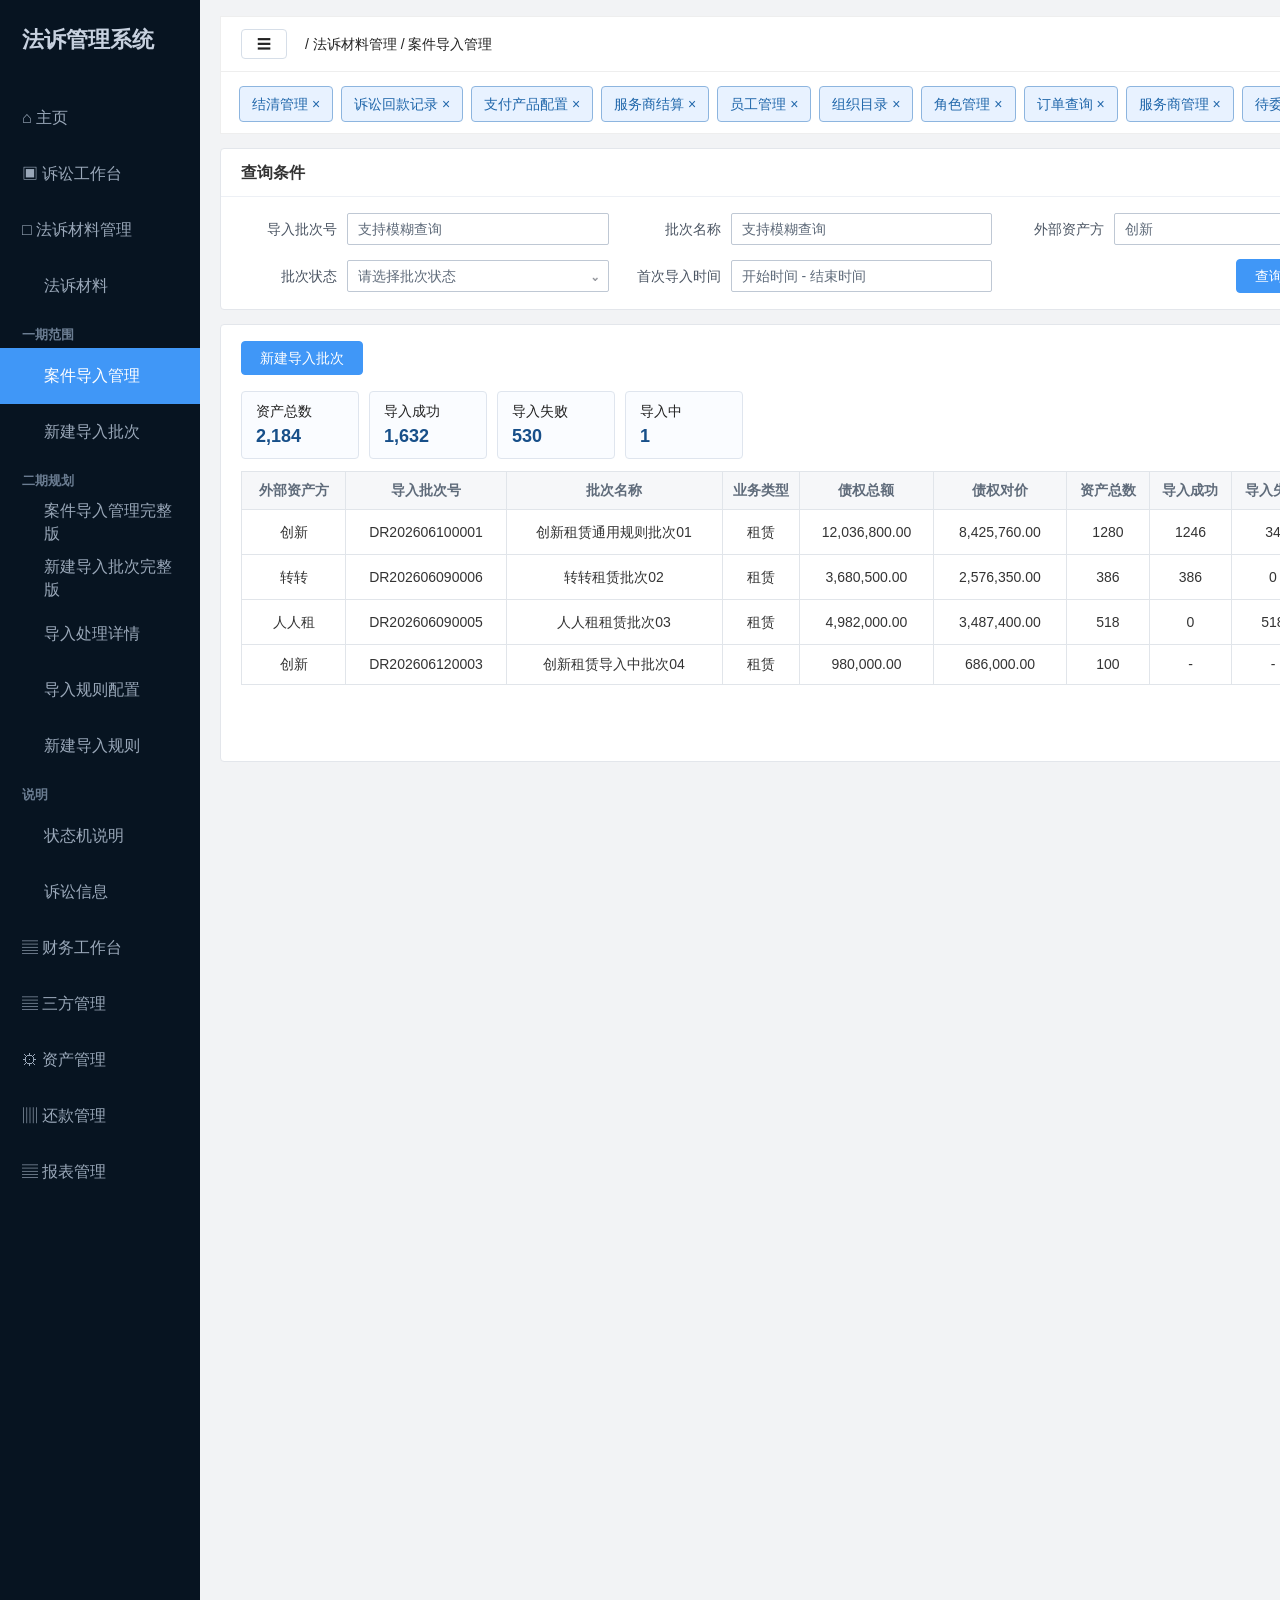
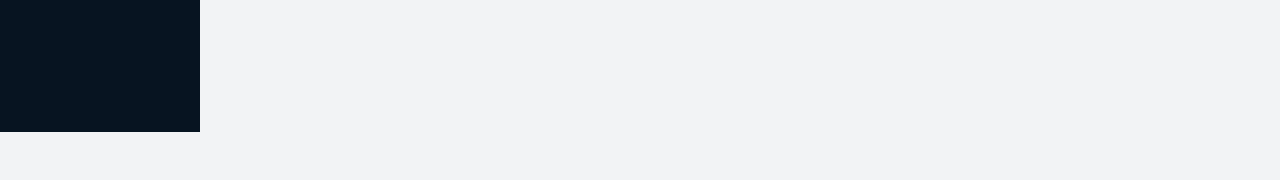
<file: archive/phase1/index.html>
<!doctype html>
<html lang="zh-CN">
<head>
  <meta charset="utf-8">
  <title>案件导入管理</title>
  <style>
    *{box-sizing:border-box}
    html,body{margin:0;min-height:100%;background:#f0f0f0;color:#222;font:14px/1.45 -apple-system,BlinkMacSystemFont,"PingFang SC","Microsoft YaHei",Arial,sans-serif}
    body{overflow:auto}
    .canvas{width:2650px;min-height:1780px;background:#f2f3f5;display:grid;grid-template-columns:200px 1560px 810px;gap:20px;padding:0 20px 48px 0}
    .sidebar{background:#071421;color:#9aa8b9;min-height:1460px;padding-top:24px}
    .brand{font-size:22px;font-weight:700;color:#c7d1df;padding:0 22px 34px}
    .menu{list-style:none;margin:0;padding:0}
    .menu li{height:56px;display:flex;align-items:center;padding:0 22px;gap:12px;font-size:16px}
    .menu li.active{background:#4097f7;color:white}
    .menu .sub{padding-left:44px}
    .menu .menu-label{height:34px;padding:10px 22px 0;color:#6b7d92;font-size:13px;font-weight:600;letter-spacing:0;background:transparent}
    .menu li[data-left-menu]{cursor:pointer}
    .main{padding-top:16px}
    .top{height:56px;background:white;border:1px solid #eee;display:flex;align-items:center;padding:0 20px}
    .fold{width:46px;height:30px;border:1px solid #d6dee8;border-radius:4px;text-align:center;line-height:28px}
    .user{margin-left:auto;display:flex;align-items:center;gap:10px}
    .avatar{width:32px;height:32px;background:#d8dee8;border-radius:3px}
    .tabs{height:62px;background:white;border:1px solid #eee;border-top:0;padding:14px 18px;white-space:nowrap;overflow:hidden}
    .tab{display:inline-block;border:1px solid #8db5df;background:#e8f2ff;color:#1f66aa;border-radius:4px;padding:7px 12px;margin-right:8px}
    .tab.active{background:#1d65ad;color:white;border-color:#1d65ad}
    .process-tabs{display:none;height:56px;background:#f6f8fb;border:1px solid #edf0f5;border-top:0;padding:0 18px;align-items:flex-end;gap:36px}
    .process-tabs.show{display:flex}
    .process-tabs button{height:56px;border:0;background:transparent;color:#333;border-radius:0;padding:0 0 12px;font-weight:600;position:relative}
    .process-tabs button.active{color:#4097f7}
    .process-tabs button.active:after{content:"";position:absolute;left:0;right:0;bottom:0;height:2px;background:#4097f7}
    .process-tabs button[hidden]{display:none}
    .process-tabs .hint{align-self:center;margin-left:2px;color:#909399;font-size:13px}
    .tab-page{display:none}
    .tab-page.active{display:block}
    .panel{background:white;border:1px solid #e3e6eb;border-radius:4px;margin-top:14px}
    .panel-title{min-height:48px;border-bottom:1px solid #edf0f5;display:flex;align-items:center;justify-content:space-between;padding:0 20px;font-size:16px;font-weight:600;color:#333}
    .panel-title small{font-weight:400;color:#6b7280}
    .notice{background:#f7fbff;border:1px solid #cfe4ff;color:#2d5f91;padding:10px 12px;border-radius:4px;margin:16px 20px}
    .phase-badge{display:inline-flex;align-items:center;height:24px;padding:0 8px;border-radius:3px;background:#eaf2ff;color:#1d65ad;border:1px solid #b8d7ff;font-size:12px;margin-left:8px}
    .phase-badge.future{background:#fff7e6;color:#8a5a00;border-color:#e8c665}
    .search{padding:20px;display:grid;grid-template-columns:repeat(4,1fr) 160px;gap:16px 18px;align-items:start}
    .form-grid{padding:20px;display:grid;grid-template-columns:repeat(3,1fr);gap:18px 22px}
    .search.compact{padding:16px 20px;grid-template-columns:repeat(4,1fr);gap:14px 16px;align-items:center}
    .search-actions{display:flex;gap:8px;justify-content:flex-end;align-items:center}
    .form-grid.compact{padding:18px 20px;grid-template-columns:repeat(3,1fr);gap:16px 24px}
    label{display:flex;align-items:flex-start;gap:10px}
    label>span{min-width:96px;line-height:32px;text-align:right;color:#4b5563}
    .req{color:#f56c6c;font-style:normal;font-weight:700;margin-right:3px}
    .search.compact label,.form-grid.compact label{align-items:center}
    .search.compact label>span,.form-grid.compact label>span{line-height:32px}
    .field-box{flex:1;min-width:0}
    .input,.select{height:32px;border:1px solid #bfc8d4;background:white;border-radius:2px;padding:6px 10px;color:#5f6b7a;display:flex;justify-content:space-between;align-items:center}
    .select{position:relative;cursor:pointer;overflow:visible}
    .select b{margin-left:8px;color:#909399}
    .select-menu{position:absolute;top:34px;left:0;min-width:100%;width:max-content;max-width:460px;max-height:260px;overflow:auto;background:white;border:1px solid #bfc8d4;box-shadow:0 8px 18px rgba(15,23,42,.14);border-radius:3px;padding:4px 0;z-index:5000}
    .select-option{height:30px;display:flex;align-items:center;padding:0 12px;color:#333;white-space:nowrap}
    .select-option:hover,.select-option.active{background:#eef6ff;color:#1d65ad}
    .textarea{height:76px;border:1px solid #bfc8d4;background:white;border-radius:2px;padding:8px 10px;color:#5f6b7a}
    .form-grid.compact .textarea{height:64px}
    .enum{font-size:12px;color:#1d65ad;background:#eef6ff;border:1px solid #b8d7ff;padding:5px 7px;margin-top:4px}
    .limit{font-size:12px;color:#777;margin-top:4px}
    .search.compact .enum,.search.compact .limit,.form-grid.compact .enum,.form-grid.compact .limit{display:none}
    button,.btn{height:34px;border:1px solid #cfd7e3;border-radius:4px;background:#f3f6fa;color:#4b5563;padding:0 18px;text-decoration:none;display:inline-flex;align-items:center;justify-content:center;cursor:pointer;font:inherit}
    button:disabled,.btn.disabled{background:#eef0f4!important;border-color:#d8dee8!important;color:#9aa3af!important;cursor:not-allowed}
    .primary{background:#4097f7;color:#fff;border-color:#4097f7}
    .danger{background:#fff1f0;color:#c53030;border-color:#ffccc7}
    .text-link{border:0;background:transparent;color:#1d65ad;padding:0 4px;height:28px;text-decoration:none;cursor:pointer}
    .toolbar{display:flex;gap:12px;align-items:center;padding:16px 20px;flex-wrap:wrap}
    .toolbar .spacer{flex:1}
    .op-actions{display:flex;align-items:center;justify-content:center;gap:8px;flex-wrap:nowrap;white-space:nowrap}
    .op-actions.two-line{display:grid;grid-template-columns:repeat(2,auto);gap:4px 12px;justify-content:center;align-items:center;white-space:normal}
    .op-actions .text-link{white-space:nowrap}
    .file-link-list{display:flex;flex-direction:column;align-items:center;gap:4px;line-height:1.35}
    .file-link-row{display:block;max-width:100%;text-align:center}
    .file-name-link{max-width:none;overflow:visible;text-overflow:clip;white-space:normal;word-break:break-all;line-height:1.45;display:inline;vertical-align:middle}
    .unmatched-table th:nth-child(4),.unmatched-table td:nth-child(4){width:330px}
    .unmatched-table th:nth-child(5),.unmatched-table td:nth-child(5){width:220px}
    .file-preview-box{border:1px dashed #9cc5f4;background:#f7fbff;border-radius:4px;padding:28px;text-align:center;color:#2d5f91}
    .file-preview-box b{display:block;font-size:18px;margin-bottom:8px;color:#174f89}
    .summary{display:flex;gap:14px;padding:0 20px 14px;flex-wrap:wrap}
    .card{border:1px solid #dfe5ee;background:#fafcff;border-radius:4px;padding:12px 16px;min-width:138px}
    .card b{display:block;font-size:22px;color:#174f89;margin-top:4px}
    .summary.compact{padding:0 20px 12px;gap:10px}
    .summary.compact .card{min-width:118px;padding:9px 14px}
    .summary.compact .card b{font-size:18px;margin-top:2px}
    .batch-meta{display:grid;grid-template-columns:repeat(4,1fr);gap:10px;padding:0 20px 14px}
    .batch-meta .meta-item{border:1px solid #dfe5ee;background:#fbfdff;border-radius:4px;padding:8px 10px;min-height:56px}
    .batch-meta .meta-item b{display:block;color:#64748b;font-size:12px;margin-bottom:3px}
    .batch-meta .meta-item span{color:#1f2937;font-weight:600;word-break:break-word}
    table{border-collapse:collapse;width:100%;table-layout:fixed}
    th,td{border:1px solid #e1e5ea;padding:8px 6px;text-align:center;white-space:normal;word-break:break-word}
    th{background:#f6f7f9;color:#5f6b7a;font-weight:600}
    td{background:white;color:#333}
    .table-wrap{padding:0 20px 18px}
    .tag{display:inline-block;padding:3px 9px;border-radius:12px;font-size:12px;white-space:nowrap}
    .ok{background:#e8f6ef;color:#17945b}
    .warn{background:#fff1c7;color:#8a5a00}
    .bad{background:#fdecec;color:#c53030}
    .info{background:#eaf2ff;color:#1d65ad}
    .gray{background:#eef0f4;color:#5f6b7a}
    .submit-note{background:#fff7e6;border:1px solid #e8c665;color:#684800;padding:10px 12px;border-radius:4px;margin-top:12px}
    .tree-example{background:#fffaf0;border:1px solid #f0d37a;border-radius:4px;padding:10px 12px;margin:8px 0 0;font:13px/1.6 Menlo,Consolas,monospace;color:#5f4b12;white-space:pre-wrap}
    .state-grid{display:grid;grid-template-columns:repeat(4,1fr);gap:10px;padding:0 20px 18px}
    .state{border:1px solid #dfe5ee;background:#fafcff;border-radius:4px;padding:10px 12px}
    .state b{display:block;color:#174f89;margin-bottom:4px}
    .rule-strip{display:grid;grid-template-columns:repeat(3,1fr);gap:10px;padding:0 20px 16px}
    .rule-item{border:1px solid #dfe5ee;background:#fbfdff;border-radius:4px;padding:10px 12px;min-height:74px}
    .rule-item b{display:block;color:#174f89;margin-bottom:5px}
    .rule-item span{display:block;color:#6b7280;font-size:13px}
    .upload-zone{border:1px dashed #8db5df;background:#f8fbff;margin:0 20px 16px;padding:18px;border-radius:4px;display:grid;grid-template-columns:220px 1fr;gap:18px;align-items:center}
    .upload-zone.compact{grid-template-columns:160px 1fr;padding:14px 16px;margin-top:4px}
    .upload-icon{height:118px;border:1px solid #d7e7fb;background:white;border-radius:4px;display:flex;align-items:center;justify-content:center;color:#1d65ad;font-size:36px}
    .upload-zone.compact .upload-icon{height:86px}
    .file-row{min-height:42px;border:1px solid #e1e5ea;margin:8px 0;border-radius:4px;display:flex;align-items:center;justify-content:space-between;gap:12px;padding:7px 12px;background:#fff}
    .file-meta{display:flex;align-items:center;gap:12px;min-width:0}
    .file-name{font-weight:600;color:#333;word-break:break-all}
    .file-actions{display:flex;align-items:center;gap:8px;white-space:nowrap}
    .danger-link{color:#c53030}
    .batch-upload-grid{display:grid;grid-template-columns:1fr;gap:12px;margin-top:16px}
    .upload-card{border:1px solid #dfe5ee;background:#fbfdff;border-radius:4px;padding:14px}
    .upload-card h4{margin:0 0 8px;color:#174f89}
    .upload-card p{margin:0 0 12px;color:#6b7280}
    .steps{display:grid;grid-template-columns:repeat(5,1fr);gap:10px;padding:0 20px 18px}
    .step{border:1px solid #dfe5ee;background:#fff;padding:10px;border-radius:4px;position:relative}
    .step b{display:block;color:#174f89}
    .split{display:grid;grid-template-columns:1.2fr .8fr;gap:16px;padding:0 20px 18px}
    .box{border:1px solid #e1e5ea;background:#fff;border-radius:4px;padding:12px}
    .box h4{margin:0 0 10px;font-size:15px}
    .config-block{padding:0 20px 18px}
    .config-head{height:42px;display:flex;align-items:center;justify-content:space-between;color:#333;font-weight:600}
    .config-head small{font-weight:400;color:#6b7280}
    .inline-input{min-height:30px;border:1px solid #bfc8d4;background:white;border-radius:2px;padding:5px 8px;color:#5f6b7a;text-align:left}
    .inline-select{display:inline-block;min-height:22px;color:#333;text-align:left;font-weight:500;white-space:nowrap}
    .table-select{height:28px;min-width:72px;width:100%;padding:4px 8px;justify-content:center;white-space:nowrap}
    .table-select .select-menu{top:30px}
    .readonly-code{color:#6b7280;background:#f6f7f9;border-radius:3px;padding:4px 6px;font-family:Menlo,Consolas,monospace;font-size:12px}
    .chip-box{display:flex;gap:6px;flex-wrap:wrap;align-items:center;min-height:30px;text-align:left}
    .chip{display:inline-flex;align-items:center;height:26px;background:#eef6ff;border:1px solid #b8d7ff;color:#1d65ad;border-radius:3px;padding:0 8px;white-space:nowrap}
    .chip em{font-style:normal;font-size:12px;border-radius:9px;padding:1px 5px;margin-left:6px;background:#ffecec;color:#d93026}
    .chip em.optional{background:#eef2f6;color:#64748b}
    .chip i{font-style:normal;font-size:12px;border-radius:9px;padding:1px 5px;margin-left:4px;background:#e8f6ef;color:#17945b}
    .chip i.exact{background:#eaf2ff;color:#1d65ad}
    .chip-add{display:inline-flex;align-items:center;height:26px;border:1px dashed #8db5df;color:#1d65ad;background:#fff;border-radius:3px;padding:0 8px}
    .field-tabs{display:flex;gap:8px;margin:0 0 12px;flex-wrap:wrap}
    .field-tabs span{height:28px;display:inline-flex;align-items:center;border:1px solid #a9c8ea;color:#1d65ad;border-radius:3px;padding:0 9px;background:#fff;cursor:pointer}
    .field-tabs span.active{background:#1d65ad;color:#fff}
    .field-pane{display:none}
    .field-pane.active{display:block}
    .order-rule-pane{display:none}
    .order-rule-pane.active{display:block}
    .order-rule-summary{margin:0 0 12px;padding:9px 12px;border:1px solid #cfe4ff;background:#f7fbff;color:#2d5f91;border-radius:4px}
    .locked-cell{display:inline-flex;align-items:center;justify-content:center;min-width:58px;height:28px;padding:0 8px;border-radius:4px;background:#f1f5f9;color:#475569;border:1px solid #d8e0eb}
    .scope-tip{display:none;margin:0 0 12px;padding:8px 12px;border:1px solid #b7d7ff;background:#f0f7ff;color:#1d65ad;border-radius:4px}
    .scope-tip.show{display:block}
    .config-table th,.config-table td{padding:8px 6px;vertical-align:middle}
    .config-table td:nth-child(1),.config-table td:nth-child(2){text-align:left}
    .config-table .select{margin:0 auto}
    .config-table .inline-input{display:flex;align-items:center}
    .model-map{display:flex;flex-direction:column;gap:2px;line-height:1.35;text-align:left;color:#3b4658}
    .model-map strong{font-size:12px;color:#1d65ad;font-weight:600}
    .model-map span{font-size:12px;color:#64748b}
    .model-map.pending strong{color:#b45309}
    .field-config-table col:nth-child(1){width:96px}
    .field-config-table col:nth-child(2){width:124px}
    .field-config-table col:nth-child(3){width:220px}
    .field-config-table col:nth-child(4){width:78px}
    .field-config-table col:nth-child(5){width:90px}
    .field-config-table col:nth-child(6){width:auto}
    .material-config-table col:nth-child(1){width:150px}
    .material-config-table col:nth-child(2){width:86px}
    .material-config-table col:nth-child(3){width:auto}
    .material-config-table col:nth-child(4){width:196px}
    #task table th:nth-child(1),#task table td:nth-child(1){width:86px!important}
    #task table th:nth-child(2),#task table td:nth-child(2){width:132px!important}
    #task table th:nth-child(3),#task table td:nth-child(3){width:178px!important}
    #task table th:nth-child(4),#task table td:nth-child(4){width:64px!important}
    #task table th:nth-child(5),#task table td:nth-child(5),#task table th:nth-child(6),#task table td:nth-child(6){width:110px!important}
    #task table th:nth-child(7),#task table td:nth-child(7),#task table th:nth-child(8),#task table td:nth-child(8),#task table th:nth-child(9),#task table td:nth-child(9){width:68px!important}
    #task table th:nth-child(10),#task table td:nth-child(10){width:86px!important}
    #task table th:nth-child(11),#task table td:nth-child(11){width:132px!important}
    #task table th:nth-child(12),#task table td:nth-child(12){width:148px!important}
    #ruleConfig table th:nth-child(2),#ruleConfig table td:nth-child(2){width:86px!important}
    #ruleConfig table th:nth-child(3),#ruleConfig table td:nth-child(3){width:64px!important}
    #ruleConfig table th:nth-child(4),#ruleConfig table td:nth-child(4),#ruleConfig table th:nth-child(5),#ruleConfig table td:nth-child(5),#ruleConfig table th:nth-child(6),#ruleConfig table td:nth-child(6){width:92px!important}
    #ruleConfig table th:nth-child(7),#ruleConfig table td:nth-child(7){width:78px!important}
    #ruleConfig table th:nth-child(8),#ruleConfig table td:nth-child(8){width:136px!important}
    #ruleConfig table th:nth-child(9),#ruleConfig table td:nth-child(9){width:86px!important}
    #orderProcessingPane table th:nth-child(1),#orderProcessingPane table td:nth-child(1){width:42px!important}
    #orderProcessingPane table th:nth-child(2),#orderProcessingPane table td:nth-child(2){width:166px!important}
    #orderProcessingPane table th:nth-child(3),#orderProcessingPane table td:nth-child(3){width:64px!important}
    #orderProcessingPane table th:nth-child(4),#orderProcessingPane table td:nth-child(4){width:58px!important}
    #orderProcessingPane table th:nth-child(5),#orderProcessingPane table td:nth-child(5),#orderProcessingPane table th:nth-child(6),#orderProcessingPane table td:nth-child(6),#orderProcessingPane table th:nth-child(7),#orderProcessingPane table td:nth-child(7){width:88px!important}
    #orderProcessingPane table th:nth-child(8),#orderProcessingPane table td:nth-child(8){width:94px!important}
    #orderProcessingPane table th:nth-child(9),#orderProcessingPane table td:nth-child(9){width:104px!important}
    #orderProcessingPane table th:nth-child(10),#orderProcessingPane table td:nth-child(10){width:104px!important}
    #orderProcessingPane table th:nth-child(11),#orderProcessingPane table td:nth-child(11){width:138px!important}
    #orderProcessingPane table th:nth-child(12),#orderProcessingPane table td:nth-child(12){width:128px!important}
    #orderProcessingPane table th:nth-child(13),#orderProcessingPane table td:nth-child(13){width:168px!important}
    #missingPane table th:nth-child(1),#missingPane table td:nth-child(1){width:42px!important}
    #missingPane table th:nth-child(2),#missingPane table td:nth-child(2){width:48px!important}
    #missingPane table th:nth-child(3),#missingPane table td:nth-child(3){width:66px!important}
    #missingPane table th:nth-child(4),#missingPane table td:nth-child(4){width:166px!important}
    #missingPane table th:nth-child(5),#missingPane table td:nth-child(5){width:64px!important}
    #missingPane table th:nth-child(6),#missingPane table td:nth-child(6){width:58px!important}
    #missingPane table th:nth-child(7),#missingPane table td:nth-child(7){width:76px!important}
    #missingPane table th:nth-child(8),#missingPane table td:nth-child(8){width:auto!important}
    #missingPane table th:nth-child(9),#missingPane table td:nth-child(9){width:78px!important}
    #missingPane table th:nth-child(10),#missingPane table td:nth-child(10){width:86px!important}
    #missingPane table th:nth-child(11),#missingPane table td:nth-child(11){width:72px!important}
    .unmatched-table th:nth-child(1),.unmatched-table td:nth-child(1){width:42px!important}
    .unmatched-table th:nth-child(2),.unmatched-table td:nth-child(2){width:48px!important}
    .unmatched-table th:nth-child(3),.unmatched-table td:nth-child(3){width:66px!important}
    .unmatched-table th:nth-child(4),.unmatched-table td:nth-child(4){width:360px!important}
    .unmatched-table th:nth-child(5),.unmatched-table td:nth-child(5){width:230px!important}
    .unmatched-table th:nth-child(6),.unmatched-table td:nth-child(6){width:156px!important}
    .unmatched-table th:nth-child(7),.unmatched-table td:nth-child(7){width:64px!important}
    .unmatched-table th:nth-child(8),.unmatched-table td:nth-child(8){width:58px!important}
    .unmatched-table th:nth-child(9),.unmatched-table td:nth-child(9){width:76px!important}
    .unmatched-table th:nth-child(10),.unmatched-table td:nth-child(10){width:86px!important}
    .unmatched-table th:nth-child(11),.unmatched-table td:nth-child(11){width:104px!important}
    .parse-pane[data-parse-pane="field"] table th:nth-child(1),.parse-pane[data-parse-pane="field"] table td:nth-child(1){width:50px!important}
    .parse-pane[data-parse-pane="field"] table th:nth-child(2),.parse-pane[data-parse-pane="field"] table td:nth-child(2){width:146px!important}
    .parse-pane[data-parse-pane="field"] table th:nth-child(3),.parse-pane[data-parse-pane="field"] table td:nth-child(3){width:210px!important}
    .parse-pane[data-parse-pane="field"] table th:nth-child(4),.parse-pane[data-parse-pane="field"] table td:nth-child(4){width:86px!important}
    .parse-pane[data-parse-pane="material"] table th:nth-child(1),.parse-pane[data-parse-pane="material"] table td:nth-child(1){width:120px!important}
    .parse-pane[data-parse-pane="material"] table th:nth-child(2),.parse-pane[data-parse-pane="material"] table td:nth-child(2){width:390px!important}
    .parse-pane[data-parse-pane="material"] table th:nth-child(3),.parse-pane[data-parse-pane="material"] table td:nth-child(3){width:86px!important}
    .parse-pane[data-parse-pane="relation"] table th:nth-child(1),.parse-pane[data-parse-pane="relation"] table td:nth-child(1),.parse-pane[data-parse-pane="result"] table th:nth-child(1),.parse-pane[data-parse-pane="result"] table td:nth-child(1){width:126px!important}
    .parse-pane[data-parse-pane="relation"] table th:nth-child(3),.parse-pane[data-parse-pane="relation"] table td:nth-child(3),.parse-pane[data-parse-pane="result"] table th:nth-child(3),.parse-pane[data-parse-pane="result"] table td:nth-child(3){width:92px!important}
    .permission-controlled{opacity:.7}
    .logic-list{margin:0;padding-left:18px;color:#4b5563}
    .logic-list li{margin:5px 0}
    .mini-tabs{display:flex;gap:8px;margin:6px 0 12px}
    .mini-tabs span{border:1px solid #a9c8ea;color:#1d65ad;border-radius:4px;padding:5px 10px}
    .mini-tabs span.active{background:#1d65ad;color:white}
    .parse-tabs{display:flex;gap:8px;margin:6px 0 12px;flex-wrap:wrap}
    .parse-tabs button{height:30px;border:1px solid #a9c8ea;color:#1d65ad;background:white;border-radius:4px;padding:0 10px}
    .parse-tabs button.active{background:#1d65ad;color:white}
    .parse-pane{display:none}
    .parse-pane.active{display:block}
    .parse-summary{display:grid;grid-template-columns:repeat(4,1fr);gap:10px;margin:0 0 14px}
    .parse-summary .state{min-height:72px;background:#fbfdff}
    .parse-summary .state b{margin-bottom:2px}
    .list-tabs{display:flex;align-items:center;gap:26px;border-bottom:1px solid #e5eaf2;margin:0 20px 12px}
    .list-tabs button{height:44px;border:0;background:transparent;border-radius:0;padding:0 0 10px;color:#333;font-weight:600;position:relative}
    .list-tabs button.active{color:#4097f7}
    .list-tabs button.active:after{content:"";position:absolute;left:0;right:0;bottom:-1px;height:2px;background:#4097f7}
    .list-tabs .hint{color:#909399;font-size:13px;margin-left:auto}
    .supp-pane{display:none}
    .supp-pane.active{display:block}
    .pagination{display:flex;justify-content:flex-end;align-items:center;gap:8px;padding:12px 20px 18px;color:#6b7280}
    .pagination span,.pagination button{height:28px;min-width:30px;border:1px solid #d8dee8;background:#fff;border-radius:3px;padding:0 9px}
    .pagination .active{background:#4097f7;color:#fff;border-color:#4097f7}
    .footer-btns{border-top:1px solid #edf0f5;padding:14px 20px;display:flex;justify-content:flex-end;gap:12px}
    .kv{display:grid;grid-template-columns:130px 1fr 130px 1fr;gap:0;border:1px solid #e1e5ea}
    .kv b,.kv span{border:1px solid #e1e5ea;margin:-1px 0 0 -1px;padding:9px 10px;min-height:36px}
    .kv b{background:#f6f7f9;color:#5f6b7a;font-weight:600}
    .anno{padding-top:16px}
    .anno-title{font-size:30px;color:#ff4d4f;text-align:center;margin:18px 0 14px}
    .anno-block{background:#ffe126;border:1px solid #c2a600;padding:12px 14px;margin:0 0 16px;font-size:14px}
    .anno-block h3{margin:0 0 8px;font-size:16px}
    .anno-block p{margin:5px 0}
    .anno-block b{display:inline-block;width:22px}
    .button-state-table{width:100%;border-collapse:collapse;margin-top:8px;table-layout:auto;font-size:13px}
    .button-state-table th,.button-state-table td{border:1px solid #d9bf30;padding:6px 8px;text-align:left;vertical-align:top;line-height:1.45;background:#fffef5;color:#333;word-break:normal}
    .button-state-table thead th{background:#fff4b8;color:#174f89;font-weight:700;white-space:nowrap}
    .button-state-table tbody th{width:108px;background:#fffbe0;color:#1d65ad;font-weight:700;white-space:nowrap}
    .button-state-table td{word-break:break-word}
    .anno-page{display:none}
    .anno-page.active{display:block}
    .modal-mask{display:none;position:fixed;inset:0;background:rgba(0,0,0,.38);z-index:20;align-items:center;justify-content:center}
    .modal-mask.show{display:flex}
    .modal{width:760px;max-height:86vh;background:white;border-radius:4px;box-shadow:0 14px 42px rgba(0,0,0,.22);display:flex;flex-direction:column}
    .modal.large{width:1180px}
    .modal.wide{width:1220px}
    .modal-head{height:54px;border-bottom:1px solid #edf0f5;display:flex;align-items:center;padding:0 18px;font-size:16px;font-weight:600}
    .modal-head button{margin-left:auto;width:30px;height:30px;padding:0;border:0;background:white;font-size:20px}
    .modal-body{padding:18px;overflow:auto}
    .modal-foot{border-top:1px solid #edf0f5;padding:12px 18px;display:flex;justify-content:flex-end;gap:10px}
    .material-name-form{grid-template-columns:repeat(4,minmax(0,1fr))!important;gap:16px 28px!important;align-items:start}
    .material-name-form label>span{min-width:112px}
    .material-name-form .select{min-width:100px}
    .toast{display:none;position:fixed;top:72px;left:50%;transform:translateX(-50%);background:#17233d;color:white;padding:9px 16px;border-radius:4px;z-index:30}
    .toast.show{display:block}
  </style>
</head>
<body>
<div class="canvas">
  <aside class="sidebar">
    <div class="brand">法诉管理系统</div>
    <ul class="menu">
      <li>⌂ 主页</li>
      <li>▣ 诉讼工作台</li>
      <li>□ 法诉材料管理</li>
      <li class="sub">法诉材料</li>
      <li class="menu-label">一期范围</li>
      <li class="sub active" data-left-menu="task">案件导入管理</li>
      <li class="sub" data-left-menu="newImport">新建导入批次</li>
      <li class="menu-label">二期规划</li>
      <li class="sub" data-left-menu="taskFull">案件导入管理完整版</li>
      <li class="sub" data-left-menu="newImportFull">新建导入批次完整版</li>
      <li class="sub" data-left-menu="detail">导入处理详情</li>
      <li class="sub" data-left-menu="ruleConfig">导入规则配置</li>
      <li class="sub" data-left-menu="newRule">新建导入规则</li>
      <li class="menu-label">说明</li>
      <li class="sub" data-left-menu="stateMachine">状态机说明</li>
      <li class="sub">诉讼信息</li>
      <li>▤ 财务工作台</li>
      <li>▤ 三方管理</li>
      <li>⚙ 资产管理</li>
      <li>▥ 还款管理</li>
      <li>▤ 报表管理</li>
    </ul>
  </aside>

  <main class="main">
    <div class="top">
      <div class="fold">☰</div>
      <div id="breadcrumbText" style="margin-left:18px">/ 法诉材料管理 / 案件导入管理</div>
      <div class="user"><div class="avatar"></div>孟宪迎⌄</div>
    </div>
    <div class="tabs">
      <span class="tab">结清管理 ×</span><span class="tab">诉讼回款记录 ×</span><span class="tab">支付产品配置 ×</span><span class="tab">服务商结算 ×</span><span class="tab">员工管理 ×</span><span class="tab">组织目录 ×</span><span class="tab">角色管理 ×</span><span class="tab">订单查询 ×</span><span class="tab">服务商管理 ×</span><span class="tab">待委外管理 ×</span><span class="tab">诉讼管理 ×</span><span class="tab">法诉材料 ×</span><span id="activeWorkTab" class="tab active">案件导入管理 ×</span>
    </div>
    <div id="processTabs" class="process-tabs">
      <button data-process-tab="newImport">新建导入批次</button>
      <button data-process-tab="detail" hidden>导入处理详情</button>
      <span class="hint">一期点击导入后异步处理；完成弹窗确认后返回列表，在列表下载明细</span>
    </div>

    <section id="task" class="tab-page active">
      <div class="panel">
        <div class="panel-title">查询条件</div>
        <div class="search compact">
          <label><span>导入批次号</span><div class="field-box"><div class="input">支持模糊查询</div><div class="limit">文本，最多50字符；非必填。</div></div></label>
          <label><span>批次名称</span><div class="field-box"><div class="input">支持模糊查询</div><div class="limit">文本，最多50字符；非必填。</div></div></label>
          <label><span>外部资产方</span><div class="field-box"><div class="select" data-options="全部|创新|转转|人人租">创新<b>⌄</b></div><div class="enum">枚举：全部 / 创新 / 转转 / 人人租</div><div class="limit">一期固定为500-创新、600-转转、700-人人租；后续新增资产方需同步新增来源编码。</div></div></label>
          <label><span>业务类型</span><div class="field-box"><div class="select" data-options="全部|租赁">请选择业务类型<b>⌄</b></div><div class="enum">枚举：全部 / 租赁</div><div class="limit">本期仅配置租赁。</div></div></label>
          <label><span>批次状态</span><div class="field-box"><div class="select" data-options="全部|导入中|导入完成|导入失败">请选择批次状态<b>⌄</b></div><div class="enum">枚举：全部 / 导入中 / 导入完成 / 导入失败</div><div class="limit">至少1笔成功为导入完成；整批0笔成功或任务创建后的系统异常为导入失败。</div></div></label>
          <label><span>首次导入时间</span><div class="field-box"><div class="input">开始时间 - 结束时间</div><div class="limit">按批次首次导入时间查询；精确到秒。</div></div></label>
          <div class="search-actions"><button class="primary">查询</button><button>重置</button></div>
        </div>
      </div>

      <div class="panel">
        <div class="toolbar">
          <button class="primary" data-action="start-import">新建导入批次</button>
        </div>
        <div class="summary compact"><div class="card">资产总数<b>2,184</b></div><div class="card">导入成功<b>1,632</b></div><div class="card">导入失败<b>530</b></div><div class="card">导入中<b>1</b></div></div>
        <div class="table-wrap">
          <table>
            <thead>
              <tr><th style="width:130px">外部资产方</th><th style="width:150px">导入批次号</th><th style="width:210px">批次名称</th><th>业务类型</th><th>债权总额</th><th>债权对价</th><th>资产总数</th><th>导入成功</th><th>导入失败</th><th>批次状态</th><th style="width:160px">首次导入时间</th><th style="width:190px">操作</th></tr>
            </thead>
            <tbody>
              <tr><td>创新</td><td>DR202606100001</td><td id="taskBatchName">创新租赁通用规则批次01</td><td>租赁</td><td id="taskTotalDebt">12,036,800.00</td><td id="taskDebtPrice">8,425,760.00</td><td>1280</td><td>1246</td><td>34</td><td><span class="tag ok">导入完成</span></td><td>2026-06-10 20:15:32</td><td><div class="op-actions two-line"><a class="text-link" href="./法诉案件导入_导入结果明细.xlsx" download>下载明细</a><button class="text-link" onclick="openDebtAmountModal('main','DR202606100001','创新租赁通用规则批次01','创新','租赁','创新租赁通用规则','襄阳鸿飞企业管理有限公司(91420600MACTCY0R42)','12,036,800.00','8,425,760.00')">编辑</button></div></td></tr>
              <tr><td>转转</td><td>DR202606090006</td><td id="taskBatchNameZz">转转租赁批次02</td><td>租赁</td><td id="taskTotalDebtZz">3,680,500.00</td><td id="taskDebtPriceZz">2,576,350.00</td><td>386</td><td>386</td><td>0</td><td><span class="tag ok">导入完成</span></td><td>2026-06-09 18:42:10</td><td><div class="op-actions two-line"><a class="text-link" href="./法诉案件导入_导入结果明细.xlsx" download>下载明细</a><button class="text-link" onclick="openDebtAmountModal('zz','DR202606090006','转转租赁批次02','转转','租赁','转转租赁规则','武汉小优企业管理有限公司(91420115MACRLKWJ1A)','3,680,500.00','2,576,350.00')">编辑</button></div></td></tr>
              <tr><td>人人租</td><td>DR202606090005</td><td id="taskBatchNameRrz">人人租租赁批次03</td><td>租赁</td><td id="taskTotalDebtRrz">4,982,000.00</td><td id="taskDebtPriceRrz">3,487,400.00</td><td>518</td><td>0</td><td>518</td><td><span class="tag bad">导入失败</span></td><td>2026-06-09 11:08:55</td><td><div class="op-actions two-line"><a class="text-link" href="./法诉案件导入_导入结果明细.xlsx" download>下载明细</a><button class="text-link" onclick="openDebtAmountModal('rrz','DR202606090005','人人租租赁批次03','人人租','租赁','人人租租赁规则','聊城小优企业管理有限公司(91371521MADE8H2E0)','4,982,000.00','3,487,400.00')">编辑</button></div></td></tr>
              <tr><td>创新</td><td>DR202606120003</td><td>创新租赁导入中批次04</td><td>租赁</td><td>980,000.00</td><td>686,000.00</td><td>100</td><td>-</td><td>-</td><td><span class="tag info">导入中</span></td><td>2026-06-12 09:20:16</td><td><span class="gray">解析中</span></td></tr>
            </tbody>
          </table>
          <div class="pagination"><span>共 55 条</span><button>‹</button><span class="active">1</span><span>2</span><span>3</span><span>4</span><span>5</span><button>›</button><span>10条/页</span></div>
        </div>
      </div>
    </section>

    <section id="ruleConfig" class="tab-page">
      <div class="panel">
        <div class="notice"><span class="phase-badge future">二期目标</span> 导入规则配置按外部资产方维护70列模板字段和材料规则。规则保存后只对新批次生效；批次提交时固化规则快照，历史批次不随规则修改回写。</div>
        <div class="panel-title">查询条件 <small>按外部资产方维护导入字段和材料校验规则</small></div>
        <div class="search compact">
          <label><span>外部资产方</span><div class="field-box"><div class="select" data-options="全部|创新|转转|人人租">全部<b>⌄</b></div><div class="enum">全部 / 创新 / 转转 / 人人租</div><div class="limit">枚举来源于法诉系统数据字典，由研发配置维护。</div></div></label>
          <label><span>业务类型</span><div class="field-box"><div class="select" data-options="全部|租赁">全部<b>⌄</b></div><div class="enum">全部 / 租赁</div></div></label>
          <label><span>规则状态</span><div class="field-box"><div class="select" data-options="全部|启用|停用">全部<b>⌄</b></div><div class="enum">全部 / 启用 / 停用</div></div></label>
          <div class="search-actions"><button class="primary">查询</button><button>重置</button></div>
        </div>
      </div>
      <div class="panel">
        <div class="toolbar">
          <button class="primary" data-action="new-rule">新建规则</button>
          <a class="btn primary" href="./法诉案件导入_Excel模板及文件格式说明0702_最终版.xlsx" download>下载0702模板</a>
          <span class="spacer"></span>
          <span class="tag info">二期按外部资产方配置字段和材料规则</span>
        </div>
        <div class="table-wrap">
          <table>
            <thead><tr><th>规则名称</th><th>外部资产方</th><th>业务类型</th><th>模板字段数</th><th>必填材料名数</th><th>非必填材料名数</th><th>规则状态</th><th>最后更新时间</th><th>操作</th></tr></thead>
            <tbody>
              <tr><td>创新租赁通用规则</td><td>创新</td><td>租赁</td><td>70</td><td>6</td><td>6</td><td><span class="tag ok">启用</span></td><td>2026-06-28 18:30:00</td><td><button class="text-link" data-action="edit-rule">编辑</button> <button class="text-link" data-action="copy-rule">复制</button></td></tr>
              <tr><td>转转租赁规则</td><td>转转</td><td>租赁</td><td>70</td><td>5</td><td>4</td><td><span class="tag ok">启用</span></td><td>2026-06-28 18:42:00</td><td><button class="text-link" data-action="edit-rule">编辑</button> <button class="text-link" data-action="copy-rule">复制</button></td></tr>
              <tr><td>人人租租赁规则</td><td>人人租</td><td>租赁</td><td>70</td><td>4</td><td>3</td><td><span class="tag gray">停用</span></td><td>2026-06-28 17:20:00</td><td><button class="text-link" data-action="edit-rule">编辑</button> <button class="text-link">启用</button></td></tr>
            </tbody>
          </table>
        </div>
      </div>
    </section>

    <section id="ruleEdit" class="tab-page">
      <div class="panel">
        <div class="notice"><span class="phase-badge future">二期目标</span> 新建导入规则用于配置字段启用/必填、模型映射确认和首租/续租材料规则。Excel字段首租/续租共用；订单类型切换仅影响材料名称和必填范围。</div>
        <div class="panel-title"><span id="ruleEditTitle">新建导入规则</span><small>配置后供新建导入页面选择使用</small></div>
        <div class="notice">导入规则用于维护不同资产方的模板字段启用范围、必填口径、合同名称和材料名称。一期暂不支持资产方自定义Excel表头，资产方需按系统下载模板填写；启用规则只影响新发起的导入批次，停用规则不可被新建导入选择。</div>
        <div class="form-grid compact">
          <label><span><em class="req">*</em>规则名称</span><div class="field-box"><div class="input" id="ruleNameInput">转转租赁规则</div><div class="limit">必填，2-50字符；同一资产方下不可重复。</div></div></label>
          <label><span><em class="req">*</em>外部资产方</span><div class="field-box"><div class="select" data-options="全部|创新|转转|人人租">转转<b>⌄</b></div><div class="enum">全部 / 创新 / 转转 / 人人租</div><div class="limit">必填；枚举来源于法诉系统数据字典，由研发配置维护。“全部”仅用于查询，启用规则时不可选择。</div></div></label>
          <label><span><em class="req">*</em>业务类型</span><div class="field-box"><div class="select" data-options="租赁">租赁<b>⌄</b></div><div class="enum">租赁</div><div class="limit">本期仅配置租赁。</div></div></label>
          <label><span><em class="req">*</em>规则状态</span><div class="field-box"><div class="select" data-options="启用|停用">启用<b>⌄</b></div><div class="enum">启用 / 停用</div><div class="limit">启用后，新建导入页面才可选择。</div></div></label>
          <label><span>适用说明</span><div class="field-box"><div class="textarea">用于转转租赁旧/新合同订单导入，合同名称和材料名称按本页配置识别。</div><div class="limit">非必填，最多200字符。</div></div></label>
        </div>
      </div>

      <div class="panel">
        <div class="config-block">
          <div class="config-head">
            <span>Excel模板字段配置（首租/续租共用）</span>
          </div>
          <div class="field-tabs"><span class="active" data-field-tab="template">案件导入模板</span><span data-field-tab="mapping">字段映射说明</span><span data-field-tab="materials">文件材料清单</span><span data-field-tab="guide">导入说明</span></div>
          <div class="field-pane active" data-field-pane="template">
          <div class="table-wrap" style="padding:0">
            <table id="fieldRuleTable" class="config-table field-config-table">
              <colgroup><col><col><col><col><col><col></colgroup>
              <thead><tr><th>工作表</th><th>Excel列名</th><th>模型映射确认</th><th>启用</th><th>是否必填</th><th>校验说明</th></tr></thead>
              <tbody><tr class="locked-row"><td>案件导入模板</td><td>订单编号</td><td><div class="model-map"><strong>loanInfo 订单基础信息</strong><span>字段：loanNo</span><span>模型必填：是</span></div></td><td><span class="locked-cell">启用</span></td><td><span class="locked-cell">必填</span></td><td><div class="inline-input">基础锁定字段；文本格式；不得为空；建议按文本格式填写，避免科学计数法</div></td></tr>
<tr><td>案件导入模板</td><td>父订单编号</td><td><div class="model-map"><strong>loanInfo 订单基础信息</strong><span>字段：parentLoanNo</span><span>模型必填：否</span></div></td><td><div class="select table-select" data-options="启用|不启用">启用<b>⌄</b></div></td><td><div class="select table-select" data-options="是|否|条件必填">条件必填<b>⌄</b></div></td><td><div class="inline-input">文本格式；主订单可为空；续租订单必填；父订单需同批次导入或系统已存在，且客户证件号一致</div></td></tr>
<tr><td>案件导入模板</td><td>所属商户</td><td><div class="model-map"><strong>loanExtInfo 订单扩展信息</strong><span>字段：merchantName</span><span>模型必填：否</span></div></td><td><div class="select table-select" data-options="启用|不启用">启用<b>⌄</b></div></td><td><div class="select table-select" data-options="是|否|条件必填">否<b>⌄</b></div></td><td><div class="inline-input">文本，最多100字符</div></td></tr>
<tr class="locked-row"><td>案件导入模板</td><td>姓名</td><td><div class="model-map"><strong>userInfo 用户信息</strong><span>字段：customerName</span><span>模型必填：是</span></div></td><td><span class="locked-cell">启用</span></td><td><span class="locked-cell">必填</span></td><td><div class="inline-input">基础锁定字段；文本，前后空格自动去除；不脱敏</div></td></tr>
<tr><td>案件导入模板</td><td>性别</td><td><div class="model-map"><strong>userInfo 用户信息</strong><span>字段：gender</span><span>模型必填：否</span></div></td><td><div class="select table-select" data-options="启用|不启用">启用<b>⌄</b></div></td><td><div class="select table-select" data-options="是|否|条件必填">否<b>⌄</b></div></td><td><div class="inline-input">枚举：男、女；可为空</div></td></tr>
<tr><td>案件导入模板</td><td>民族</td><td><div class="model-map"><strong>userInfo 用户信息</strong><span>字段：nation</span><span>模型必填：否</span></div></td><td><div class="select table-select" data-options="启用|不启用">启用<b>⌄</b></div></td><td><div class="select table-select" data-options="是|否|条件必填">否<b>⌄</b></div></td><td><div class="inline-input">文本，最多20字符</div></td></tr>
<tr><td>案件导入模板</td><td>出生日期</td><td><div class="model-map"><strong>userInfo 用户信息</strong><span>字段：birthDate</span><span>模型必填：否</span></div></td><td><div class="select table-select" data-options="启用|不启用">启用<b>⌄</b></div></td><td><div class="select table-select" data-options="是|否|条件必填">否<b>⌄</b></div></td><td><div class="inline-input">支持yyyy-MM-dd、yyyy/M/d、yyyy年M月d日</div></td></tr>
<tr><td>案件导入模板</td><td>商品名称</td><td><div class="model-map"><strong>itemInfo 商品信息</strong><span>字段：productName</span><span>模型必填：是</span></div></td><td><div class="select table-select" data-options="启用|不启用">启用<b>⌄</b></div></td><td><div class="select table-select" data-options="是|否|条件必填">是<b>⌄</b></div></td><td><div class="inline-input">文本，最多200字符</div></td></tr>
<tr><td>案件导入模板</td><td>商品成色</td><td><div class="model-map"><strong>itemInfo 商品信息</strong><span>字段：productCondition</span><span>模型必填：否</span></div></td><td><div class="select table-select" data-options="启用|不启用">启用<b>⌄</b></div></td><td><div class="select table-select" data-options="是|否|条件必填">否<b>⌄</b></div></td><td><div class="inline-input">文本，最多50字符</div></td></tr>
<tr><td>案件导入模板</td><td>商品规格</td><td><div class="model-map"><strong>itemInfo 商品信息</strong><span>字段：productSpec</span><span>模型必填：否</span></div></td><td><div class="select table-select" data-options="启用|不启用">启用<b>⌄</b></div></td><td><div class="select table-select" data-options="是|否|条件必填">否<b>⌄</b></div></td><td><div class="inline-input">文本，最多100字符</div></td></tr>
<tr><td>案件导入模板</td><td>序列号</td><td><div class="model-map"><strong>itemInfo 商品信息</strong><span>字段：serialNo</span><span>模型必填：否</span></div></td><td><div class="select table-select" data-options="启用|不启用">启用<b>⌄</b></div></td><td><div class="select table-select" data-options="是|否|条件必填">否<b>⌄</b></div></td><td><div class="inline-input">文本格式；监管机建议填写</div></td></tr>
<tr class="locked-row"><td>案件导入模板</td><td>身份证号</td><td><div class="model-map"><strong>userInfo 用户信息</strong><span>字段：idNo</span><span>模型必填：是</span></div></td><td><span class="locked-cell">启用</span></td><td><span class="locked-cell">必填</span></td><td><div class="inline-input">基础锁定字段；文本格式；18位身份证；不得脱敏</div></td></tr>
<tr><td>案件导入模板</td><td>下单手机号</td><td><div class="model-map"><strong>userInfo 用户信息</strong><span>字段：orderMobile</span><span>模型必填：是</span></div></td><td><div class="select table-select" data-options="启用|不启用">启用<b>⌄</b></div></td><td><div class="select table-select" data-options="是|否|条件必填">是<b>⌄</b></div></td><td><div class="inline-input">文本格式；11位手机号；不得脱敏</div></td></tr>
<tr><td>案件导入模板</td><td>收货人手机号</td><td><div class="model-map"><strong>receiverInfo 收货信息</strong><span>字段：receiverMobile</span><span>模型必填：否</span></div></td><td><div class="select table-select" data-options="启用|不启用">启用<b>⌄</b></div></td><td><div class="select table-select" data-options="是|否|条件必填">否<b>⌄</b></div></td><td><div class="inline-input">文本格式；11位手机号；有物流信息时建议填写</div></td></tr>
<tr><td>案件导入模板</td><td>户籍地</td><td><div class="model-map"><strong>userInfo 用户信息</strong><span>字段：registeredAddress</span><span>模型必填：否</span></div></td><td><div class="select table-select" data-options="启用|不启用">启用<b>⌄</b></div></td><td><div class="select table-select" data-options="是|否|条件必填">否<b>⌄</b></div></td><td><div class="inline-input">文本，最多200字符</div></td></tr>
<tr><td>案件导入模板</td><td>收货地址</td><td><div class="model-map"><strong>receiverInfo 收货信息</strong><span>字段：receiverAddress</span><span>模型必填：否</span></div></td><td><div class="select table-select" data-options="启用|不启用">启用<b>⌄</b></div></td><td><div class="select table-select" data-options="是|否|条件必填">否<b>⌄</b></div></td><td><div class="inline-input">文本，最多300字符；有物流信息时建议填写</div></td></tr>
<tr><td>案件导入模板</td><td>邮箱</td><td><div class="model-map"><strong>userInfo 用户信息</strong><span>字段：email</span><span>模型必填：否</span></div></td><td><div class="select table-select" data-options="启用|不启用">启用<b>⌄</b></div></td><td><div class="select table-select" data-options="是|否|条件必填">否<b>⌄</b></div></td><td><div class="inline-input">邮箱格式；可为空</div></td></tr>
<tr><td>案件导入模板</td><td>联系人1姓名</td><td><div class="model-map"><strong>emergencyContactInfoList 紧急联系人</strong><span>字段：contactName1</span><span>模型必填：否</span></div></td><td><div class="select table-select" data-options="启用|不启用">启用<b>⌄</b></div></td><td><div class="select table-select" data-options="是|否|条件必填">否<b>⌄</b></div></td><td><div class="inline-input">文本，最多50字符</div></td></tr>
<tr><td>案件导入模板</td><td>与本人关系1</td><td><div class="model-map"><strong>emergencyContactInfoList 紧急联系人</strong><span>字段：contactRelation1</span><span>模型必填：否</span></div></td><td><div class="select table-select" data-options="启用|不启用">启用<b>⌄</b></div></td><td><div class="select table-select" data-options="是|否|条件必填">否<b>⌄</b></div></td><td><div class="inline-input">建议填写：父母、配偶、朋友、同事、其他</div></td></tr>
<tr><td>案件导入模板</td><td>联系方式1</td><td><div class="model-map"><strong>emergencyContactInfoList 紧急联系人</strong><span>字段：contactMobile1</span><span>模型必填：否</span></div></td><td><div class="select table-select" data-options="启用|不启用">启用<b>⌄</b></div></td><td><div class="select table-select" data-options="是|否|条件必填">否<b>⌄</b></div></td><td><div class="inline-input">文本格式；11位手机号</div></td></tr>
<tr><td>案件导入模板</td><td>联系人2姓名</td><td><div class="model-map"><strong>emergencyContactInfoList 紧急联系人</strong><span>字段：contactName2</span><span>模型必填：否</span></div></td><td><div class="select table-select" data-options="启用|不启用">启用<b>⌄</b></div></td><td><div class="select table-select" data-options="是|否|条件必填">否<b>⌄</b></div></td><td><div class="inline-input">文本，最多50字符</div></td></tr>
<tr><td>案件导入模板</td><td>与本人关系2</td><td><div class="model-map"><strong>emergencyContactInfoList 紧急联系人</strong><span>字段：contactRelation2</span><span>模型必填：否</span></div></td><td><div class="select table-select" data-options="启用|不启用">启用<b>⌄</b></div></td><td><div class="select table-select" data-options="是|否|条件必填">否<b>⌄</b></div></td><td><div class="inline-input">建议填写：父母、配偶、朋友、同事、其他</div></td></tr>
<tr><td>案件导入模板</td><td>联系方式2</td><td><div class="model-map"><strong>emergencyContactInfoList 紧急联系人</strong><span>字段：contactMobile2</span><span>模型必填：否</span></div></td><td><div class="select table-select" data-options="启用|不启用">启用<b>⌄</b></div></td><td><div class="select table-select" data-options="是|否|条件必填">否<b>⌄</b></div></td><td><div class="inline-input">文本格式；11位手机号</div></td></tr>
<tr><td>案件导入模板</td><td>订单来源平台</td><td><div class="model-map"><strong>loanExtInfo 订单扩展信息</strong><span>字段：orderSourcePlatform</span><span>模型必填：是</span></div></td><td><div class="select table-select" data-options="启用|不启用">启用<b>⌄</b></div></td><td><div class="select table-select" data-options="是|否|条件必填">是<b>⌄</b></div></td><td><div class="inline-input">文本，最多50字符；与页面外部资产方不是同一字段</div></td></tr>
<tr><td>案件导入模板</td><td>租赁方案</td><td><div class="model-map"><strong>loanExtInfo 订单扩展信息</strong><span>字段：leasePlanName</span><span>模型必填：否</span></div></td><td><div class="select table-select" data-options="启用|不启用">启用<b>⌄</b></div></td><td><div class="select table-select" data-options="是|否|条件必填">否<b>⌄</b></div></td><td><div class="inline-input">文本，最多100字符</div></td></tr>
<tr><td>案件导入模板</td><td>官网价</td><td><div class="model-map"><strong>itemInfo 商品信息</strong><span>字段：officialPrice</span><span>模型必填：否</span></div></td><td><div class="select table-select" data-options="启用|不启用">启用<b>⌄</b></div></td><td><div class="select table-select" data-options="是|否|条件必填">否<b>⌄</b></div></td><td><div class="inline-input">金额保留2位小数；不得填写货币符号</div></td></tr>
<tr><td>案件导入模板</td><td>是否监管机</td><td><div class="model-map"><strong>itemInfo 商品信息</strong><span>字段：supervisionDeviceFlag</span><span>模型必填：否</span></div></td><td><div class="select table-select" data-options="启用|不启用">启用<b>⌄</b></div></td><td><div class="select table-select" data-options="是|否|条件必填">否<b>⌄</b></div></td><td><div class="inline-input">枚举：是、否；为空按否处理</div></td></tr>
<tr><td>案件导入模板</td><td>碎屏保障</td><td><div class="model-map"><strong>insuranceInfo 碎屏保障信息</strong><span>字段：screenProtection</span><span>模型必填：否</span></div></td><td><div class="select table-select" data-options="启用|不启用">启用<b>⌄</b></div></td><td><div class="select table-select" data-options="是|否|条件必填">否<b>⌄</b></div></td><td><div class="inline-input">枚举：是、否；可为空</div></td></tr>
<tr><td>案件导入模板</td><td>业务主体1</td><td><div class="model-map"><strong>loanExtInfo 订单扩展信息</strong><span>字段：businessEntity1</span><span>模型必填：否</span></div></td><td><div class="select table-select" data-options="启用|不启用">启用<b>⌄</b></div></td><td><div class="select table-select" data-options="是|否|条件必填">是<b>⌄</b></div></td><td><div class="inline-input">默认必填；文本，最多100字符</div></td></tr>
<tr><td>案件导入模板</td><td>业务主体2</td><td><div class="model-map"><strong>loanExtInfo 订单扩展信息</strong><span>字段：businessEntity2</span><span>模型必填：否</span></div></td><td><div class="select table-select" data-options="启用|不启用">启用<b>⌄</b></div></td><td><div class="select table-select" data-options="是|否|条件必填">否<b>⌄</b></div></td><td><div class="inline-input">文本，最多100字符</div></td></tr>
<tr><td>案件导入模板</td><td>主合同签署日期</td><td><div class="model-map"><strong>loanExtInfo 订单扩展信息</strong><span>字段：mainContractSignDate</span><span>模型必填：是</span></div></td><td><div class="select table-select" data-options="启用|不启用">启用<b>⌄</b></div></td><td><div class="select table-select" data-options="是|否|条件必填">是<b>⌄</b></div></td><td><div class="inline-input">支持yyyy-MM-dd、yyyy/M/d、yyyy年M月d日</div></td></tr>
<tr><td>案件导入模板</td><td>补充合同签署日期</td><td><div class="model-map"><strong>loanExtInfo 订单扩展信息</strong><span>字段：supplementContractSignDate</span><span>模型必填：否</span></div></td><td><div class="select table-select" data-options="启用|不启用">启用<b>⌄</b></div></td><td><div class="select table-select" data-options="是|否|条件必填">否<b>⌄</b></div></td><td><div class="inline-input">有补充合同时填写；日期格式同上</div></td></tr>
<tr><td>案件导入模板</td><td>合同附件-1签订日期</td><td><div class="model-map"><strong>loanExtInfo 订单扩展信息</strong><span>字段：contractAttachment1SignDate</span><span>模型必填：否</span></div></td><td><div class="select table-select" data-options="启用|不启用">启用<b>⌄</b></div></td><td><div class="select table-select" data-options="是|否|条件必填">否<b>⌄</b></div></td><td><div class="inline-input">有合同附件1时填写；日期格式同上</div></td></tr>
<tr><td>案件导入模板</td><td>合同附件-2签订日期</td><td><div class="model-map"><strong>loanExtInfo 订单扩展信息</strong><span>字段：contractAttachment2SignDate</span><span>模型必填：否</span></div></td><td><div class="select table-select" data-options="启用|不启用">启用<b>⌄</b></div></td><td><div class="select table-select" data-options="是|否|条件必填">否<b>⌄</b></div></td><td><div class="inline-input">有合同附件2时填写；日期格式同上</div></td></tr>
<tr><td>案件导入模板</td><td>快递单号</td><td><div class="model-map"><strong>logisticsInfo 物流信息</strong><span>字段：expressNo</span><span>模型必填：否</span></div></td><td><div class="select table-select" data-options="启用|不启用">启用<b>⌄</b></div></td><td><div class="select table-select" data-options="是|否|条件必填">否<b>⌄</b></div></td><td><div class="inline-input">文本格式；有物流信息时建议填写</div></td></tr>
<tr><td>案件导入模板</td><td>下单日</td><td><div class="model-map"><strong>loanExtInfo 订单扩展信息</strong><span>字段：orderDate</span><span>模型必填：否</span></div></td><td><div class="select table-select" data-options="启用|不启用">启用<b>⌄</b></div></td><td><div class="select table-select" data-options="是|否|条件必填">否<b>⌄</b></div></td><td><div class="inline-input">支持yyyy-MM-dd、yyyy/M/d、yyyy年M月d日</div></td></tr>
<tr><td>案件导入模板</td><td>发货日</td><td><div class="model-map"><strong>logisticsInfo 物流信息</strong><span>字段：deliveryDate</span><span>模型必填：否</span></div></td><td><div class="select table-select" data-options="启用|不启用">启用<b>⌄</b></div></td><td><div class="select table-select" data-options="是|否|条件必填">否<b>⌄</b></div></td><td><div class="inline-input">日期格式同上</div></td></tr>
<tr><td>案件导入模板</td><td>起租日</td><td><div class="model-map"><strong>loanInfo 订单基础信息</strong><span>字段：leaseStartDate</span><span>模型必填：是</span></div></td><td><div class="select table-select" data-options="启用|不启用">启用<b>⌄</b></div></td><td><div class="select table-select" data-options="是|否|条件必填">是<b>⌄</b></div></td><td><div class="inline-input">必填；日期格式同上</div></td></tr>
<tr><td>案件导入模板</td><td>到期日</td><td><div class="model-map"><strong>loanInfo 订单基础信息</strong><span>字段：leaseEndDate</span><span>模型必填：是</span></div></td><td><div class="select table-select" data-options="启用|不启用">启用<b>⌄</b></div></td><td><div class="select table-select" data-options="是|否|条件必填">是<b>⌄</b></div></td><td><div class="inline-input">必填；不得早于起租日</div></td></tr>
<tr><td>案件导入模板</td><td>租赁期限</td><td><div class="model-map"><strong>loanExtInfo 订单扩展信息</strong><span>字段：leaseTerm</span><span>模型必填：是</span></div></td><td><div class="select table-select" data-options="启用|不启用">启用<b>⌄</b></div></td><td><div class="select table-select" data-options="是|否|条件必填">是<b>⌄</b></div></td><td><div class="inline-input">整数；不允许小数</div></td></tr>
<tr><td>案件导入模板</td><td>合同账单日</td><td><div class="model-map"><strong>planInfoList 账单信息</strong><span>字段：contractBillDay</span><span>模型必填：否</span></div></td><td><div class="select table-select" data-options="启用|不启用">启用<b>⌄</b></div></td><td><div class="select table-select" data-options="是|否|条件必填">否<b>⌄</b></div></td><td><div class="inline-input">1-31之间整数；可为空</div></td></tr>
<tr><td>案件导入模板</td><td>租赁物签收日</td><td><div class="model-map"><strong>logisticsInfo 物流信息</strong><span>字段：goodsSignDate</span><span>模型必填：否</span></div></td><td><div class="select table-select" data-options="启用|不启用">启用<b>⌄</b></div></td><td><div class="select table-select" data-options="是|否|条件必填">是<b>⌄</b></div></td><td><div class="inline-input">默认必填；日期格式同上；用于物流签收事实核对</div></td></tr>
<tr class="locked-row"><td>案件导入模板</td><td>违约日</td><td><div class="model-map"><strong>planInfoList 账单信息</strong><span>字段：defaultDate</span><span>模型必填：否</span></div></td><td><span class="locked-cell">启用</span></td><td><span class="locked-cell">条件必填</span></td><td><div class="inline-input">应还日期取违约日；续租订单必填；主订单和续租订单同批导入时，主订单非必填、续租订单必填</div></td></tr>
<tr><td>案件导入模板</td><td>月付租金金额</td><td><div class="model-map"><strong>planInfoList 账单信息</strong><span>字段：monthlyRentAmount</span><span>模型必填：是</span></div></td><td><div class="select table-select" data-options="启用|不启用">启用<b>⌄</b></div></td><td><div class="select table-select" data-options="是|否|条件必填">是<b>⌄</b></div></td><td><div class="inline-input">金额保留2位小数；不得填写货币符号</div></td></tr>
<tr><td>案件导入模板</td><td>逾期天数</td><td><div class="model-map"><strong>planInfoList 账单信息</strong><span>字段：overdueDays</span><span>模型必填：否</span></div></td><td><div class="select table-select" data-options="启用|不启用">启用<b>⌄</b></div></td><td><div class="select table-select" data-options="是|否|条件必填">否<b>⌄</b></div></td><td><div class="inline-input">整数；为空时系统按本地还款计划计算</div></td></tr>
<tr><td>案件导入模板</td><td>正常封顶金额</td><td><div class="model-map"><strong>loanExtInfo 订单扩展信息</strong><span>字段：normalCapAmount</span><span>模型必填：否</span></div></td><td><div class="select table-select" data-options="启用|不启用">启用<b>⌄</b></div></td><td><div class="select table-select" data-options="是|否|条件必填">否<b>⌄</b></div></td><td><div class="inline-input">金额字段，保留2位小数，不填写货币符号和千分位；不允许负数</div></td></tr>
<tr><td>案件导入模板</td><td>活动后封顶金额</td><td><div class="model-map"><strong>loanExtInfo 订单扩展信息</strong><span>字段：activityCapAmount</span><span>模型必填：否</span></div></td><td><div class="select table-select" data-options="启用|不启用">启用<b>⌄</b></div></td><td><div class="select table-select" data-options="是|否|条件必填">否<b>⌄</b></div></td><td><div class="inline-input">金额字段，保留2位小数，不填写货币符号和千分位；不允许负数</div></td></tr>
<tr><td>案件导入模板</td><td>合同总租金（已减优惠）</td><td><div class="model-map"><strong>loanExtInfo 订单扩展信息</strong><span>字段：totalRentAfterDiscount</span><span>模型必填：否</span></div></td><td><div class="select table-select" data-options="启用|不启用">启用<b>⌄</b></div></td><td><div class="select table-select" data-options="是|否|条件必填">否<b>⌄</b></div></td><td><div class="inline-input">金额保留2位小数；可为空</div></td></tr>
<tr><td>案件导入模板</td><td>买断金</td><td><div class="model-map"><strong>buyoutInfo 买断金信息</strong><span>字段：buyoutAmount</span><span>模型必填：否</span></div></td><td><div class="select table-select" data-options="启用|不启用">启用<b>⌄</b></div></td><td><div class="select table-select" data-options="是|否|条件必填">否<b>⌄</b></div></td><td><div class="inline-input">金额保留2位小数；可为空</div></td></tr>
<tr><td>案件导入模板</td><td>部分还款账单实付金额</td><td><div class="model-map"><strong>planInfoList 账单信息</strong><span>字段：partialRepayPaidAmount</span><span>模型必填：否</span></div></td><td><div class="select table-select" data-options="启用|不启用">启用<b>⌄</b></div></td><td><div class="select table-select" data-options="是|否|条件必填">否<b>⌄</b></div></td><td><div class="inline-input">金额保留2位小数；可为空</div></td></tr>
<tr><td>案件导入模板</td><td>已付租金</td><td><div class="model-map"><strong>planInfoList 账单信息</strong><span>字段：paidRentAmount</span><span>模型必填：否</span></div></td><td><div class="select table-select" data-options="启用|不启用">启用<b>⌄</b></div></td><td><div class="select table-select" data-options="是|否|条件必填">否<b>⌄</b></div></td><td><div class="inline-input">金额保留2位小数；用于入池金额核对，不作为法诉入池后已还金额</div></td></tr>
<tr><td>案件导入模板</td><td>已付账单滞纳金</td><td><div class="model-map"><strong>planInfoList 账单信息</strong><span>字段：paidBillLateFee</span><span>模型必填：否</span></div></td><td><div class="select table-select" data-options="启用|不启用">启用<b>⌄</b></div></td><td><div class="select table-select" data-options="是|否|条件必填">否<b>⌄</b></div></td><td><div class="inline-input">金额保留2位小数；可为空</div></td></tr>
<tr><td>案件导入模板</td><td>已付买断金</td><td><div class="model-map"><strong>buyoutInfo 买断金信息</strong><span>字段：paidBuyoutAmount</span><span>模型必填：否</span></div></td><td><div class="select table-select" data-options="启用|不启用">启用<b>⌄</b></div></td><td><div class="select table-select" data-options="是|否|条件必填">否<b>⌄</b></div></td><td><div class="inline-input">金额保留2位小数；可为空</div></td></tr>
<tr><td>案件导入模板</td><td>已付买断滞纳金</td><td><div class="model-map"><strong>buyoutInfo 买断金信息</strong><span>字段：paidBuyoutLateFee</span><span>模型必填：否</span></div></td><td><div class="select table-select" data-options="启用|不启用">启用<b>⌄</b></div></td><td><div class="select table-select" data-options="是|否|条件必填">否<b>⌄</b></div></td><td><div class="inline-input">金额保留2位小数；可为空</div></td></tr>
<tr><td>案件导入模板</td><td>已付逾期使用费</td><td><div class="model-map"><strong>repaylogInfoList 支付流水</strong><span>字段：paidOverdueUsageFee</span><span>模型必填：否</span></div></td><td><div class="select table-select" data-options="启用|不启用">启用<b>⌄</b></div></td><td><div class="select table-select" data-options="是|否|条件必填">否<b>⌄</b></div></td><td><div class="inline-input">金额保留2位小数；可为空</div></td></tr>
<tr><td>案件导入模板</td><td>减免租金</td><td><div class="model-map"><strong>planInfoList 账单信息</strong><span>字段：rentDiscountAmount</span><span>模型必填：否</span></div></td><td><div class="select table-select" data-options="启用|不启用">启用<b>⌄</b></div></td><td><div class="select table-select" data-options="是|否|条件必填">否<b>⌄</b></div></td><td><div class="inline-input">金额保留2位小数；可为空</div></td></tr>
<tr><td>案件导入模板</td><td>减免买断金</td><td><div class="model-map"><strong>buyoutInfo 买断金信息</strong><span>字段：buyoutDiscountAmount</span><span>模型必填：否</span></div></td><td><div class="select table-select" data-options="启用|不启用">启用<b>⌄</b></div></td><td><div class="select table-select" data-options="是|否|条件必填">否<b>⌄</b></div></td><td><div class="inline-input">金额保留2位小数；可为空</div></td></tr>
<tr><td>案件导入模板</td><td>优惠金额</td><td><div class="model-map"><strong>planInfoList 账单信息</strong><span>字段：couponAmount</span><span>模型必填：否</span></div></td><td><div class="select table-select" data-options="启用|不启用">启用<b>⌄</b></div></td><td><div class="select table-select" data-options="是|否|条件必填">否<b>⌄</b></div></td><td><div class="inline-input">金额保留2位小数；可为空</div></td></tr>
<tr><td>案件导入模板</td><td>剩余履约保证金</td><td><div class="model-map"><strong>loanInfo 订单基础信息</strong><span>字段：remainingPerformanceDeposit</span><span>模型必填：是</span></div></td><td><div class="select table-select" data-options="启用|不启用">启用<b>⌄</b></div></td><td><div class="select table-select" data-options="是|否|条件必填">是<b>⌄</b></div></td><td><div class="inline-input">金额保留2位小数；允许为0</div></td></tr>
<tr class="locked-row"><td>案件导入模板</td><td>债权金额</td><td><div class="model-map"><strong>loanExtInfo 订单扩展信息</strong><span>字段：claimAmount</span><span>模型必填：是</span></div></td><td><span class="locked-cell">启用</span></td><td><span class="locked-cell">必填</span></td><td><div class="inline-input">基础锁定字段；必填；金额保留2位小数；不得填写货币符号</div></td></tr>
<tr><td>案件导入模板</td><td>剩余应还滞纳金</td><td><div class="model-map"><strong>planInfoList 账单信息</strong><span>字段：remainingLateFee</span><span>模型必填：否</span></div></td><td><div class="select table-select" data-options="启用|不启用">启用<b>⌄</b></div></td><td><div class="select table-select" data-options="是|否|条件必填">否<b>⌄</b></div></td><td><div class="inline-input">金额保留2位小数；可为空</div></td></tr>
<tr><td>案件导入模板</td><td>共计支付期数</td><td><div class="model-map"><strong>planInfoList 账单信息</strong><span>字段：paidPeriodCount</span><span>模型必填：否</span></div></td><td><div class="select table-select" data-options="启用|不启用">启用<b>⌄</b></div></td><td><div class="select table-select" data-options="是|否|条件必填">否<b>⌄</b></div></td><td><div class="inline-input">整数；可为空</div></td></tr>
<tr><td>案件导入模板</td><td>首期租金支付金额</td><td><div class="model-map"><strong>repaylogInfoList 支付流水</strong><span>字段：firstRentPaidAmount</span><span>模型必填：否</span></div></td><td><div class="select table-select" data-options="启用|不启用">启用<b>⌄</b></div></td><td><div class="select table-select" data-options="是|否|条件必填">否<b>⌄</b></div></td><td><div class="inline-input">金额保留2位小数；可为空</div></td></tr>
<tr><td>案件导入模板</td><td>首期租金支付时间</td><td><div class="model-map"><strong>repaylogInfoList 支付流水</strong><span>字段：firstRentPaidTime</span><span>模型必填：否</span></div></td><td><div class="select table-select" data-options="启用|不启用">启用<b>⌄</b></div></td><td><div class="select table-select" data-options="是|否|条件必填">否<b>⌄</b></div></td><td><div class="inline-input">支持yyyy-MM-dd HH:mm:ss、yyyy/M/d HH:mm:ss</div></td></tr>
<tr><td>案件导入模板</td><td>快递公司</td><td><div class="model-map"><strong>logisticsInfo 物流信息</strong><span>字段：logisticsCompany</span><span>模型必填：否</span></div></td><td><div class="select table-select" data-options="启用|不启用">启用<b>⌄</b></div></td><td><div class="select table-select" data-options="是|否|条件必填">否<b>⌄</b></div></td><td><div class="inline-input">文本，最多50字符</div></td></tr>
<tr><td>案件导入模板</td><td>物流轨迹信息</td><td><div class="model-map"><strong>logisticsInfo 物流信息</strong><span>字段：expressInfo</span><span>模型必填：否</span></div></td><td><div class="select table-select" data-options="启用|不启用">启用<b>⌄</b></div></td><td><div class="select table-select" data-options="是|否|条件必填">否<b>⌄</b></div></td><td><div class="inline-input">建议JSON数组；如无法提供，物流图片可通过材料包补充</div></td></tr>
<tr><td>案件导入模板</td><td>初始保证金</td><td><div class="model-map"><strong>loanExtInfo 订单扩展信息</strong><span>字段：bondAmt</span><span>模型必填：否</span></div></td><td><div class="select table-select" data-options="启用|不启用">启用<b>⌄</b></div></td><td><div class="select table-select" data-options="是|否|条件必填">否<b>⌄</b></div></td><td><div class="inline-input">金额格式，保留2位小数；不得小于0</div></td></tr></tbody>
            </table>
          </div>
          </div>
          <div class="field-pane" data-field-pane="mapping">
            <div class="table-wrap" style="padding:0">
              <table>
                <thead><tr><th>字段说明项</th><th>需求口径</th><th>示例</th></tr></thead>
                <tbody>
                  <tr><td>字段来源</td><td>字段来自《法诉案件导入_Excel模板及文件格式说明0702_最终版.xlsx》的“案件导入模板”工作表，一期不支持资产方自定义表头。</td><td>订单编号、姓名、身份证号、债权金额、违约日</td></tr>
                  <tr><td>模型映射确认</td><td>按《上报数据模型.docx》展示请求载体、英文模型字段和模型必填口径，用于产品、测试、研发确认字段映射。</td><td>loanInfo 订单基础信息 / loanNo / 模型必填：是</td></tr>
                  <tr><td>基础字段</td><td>订单编号、姓名、身份证号、债权金额、违约日等作为基础字段展示；是否必填以“导入规则”字段配置为准。</td><td>缺失时按当前规则判断是否阻断导入</td></tr>
                  <tr><td>必填字段</td><td>必填字段依据“导入规则”中的字段配置，不在页面固定写死字段范围。</td><td>缺失时进入字段失败，修正Excel后重新导入</td></tr>
                  <tr><td>可配置字段</td><td>除锁定字段外，其它字段可按资产方规则配置启用/不启用、必填/非必填/条件必填。</td><td>父订单编号：续租订单条件必填</td></tr>
                  <tr><td>必填口径</td><td>模型必填取技术上报模型；导入必填取本页规则配置。外部资产方无法稳定提供的模型字段，可由系统默认、材料识别或后续流程补齐。</td><td>模型必填：是；导入规则：否</td></tr>
                  <tr><td>错误明细</td><td>字段缺失、格式错误、枚举错误、主续关系异常等写入错误明细，供运营修正模板后重新导入。</td><td>身份证号格式错误</td></tr>
                </tbody>
              </table>
            </div>
          </div>
          <div class="field-pane" data-field-pane="materials">
            <div class="table-wrap" style="padding:0">
              <table>
                <thead><tr><th>标准材料类别</th><th>配置方式</th><th>导入处理</th></tr></thead>
                <tbody>
                  <tr><td>电子签章授权书、主合同、合同附件、补充合同、担保合同</td><td>按资产方实际材料名称配置，可指定必填/非必填和匹配模式。</td><td>字段通过但必填名称缺失时创建待材料激活案件；非必填名称缺失进入材料待补。</td></tr>
                  <tr><td>身份信息</td><td>人像面、国徽面、活体识别照片默认必填。</td><td>字段通过但缺失时创建待材料激活案件，补齐并复核通过后自动生效。</td></tr>
                  <tr><td>物流信息、订单信息、短信记录、其它材料</td><td>可配置为非必填或按资产方需要指定某个名称必填。</td><td>非必填缺失仅提示，不阻断订单生成。</td></tr>
                </tbody>
              </table>
            </div>
          </div>
          <div class="field-pane" data-field-pane="guide">
            <div class="table-wrap" style="padding:0">
              <table>
                <thead><tr><th>操作阶段</th><th>处理规则</th><th>结果</th></tr></thead>
                <tbody>
                  <tr><td>点击导入</td><td>检查页面必填、资产明细、材料包、规则状态、锁定字段和必填材料。</td><td>字段通过且必填材料齐全的订单生成已生效案件并进入待委外；字段通过但必填材料缺失时创建待材料激活案件，补齐并复核通过后自动生效。</td></tr>
                  <tr><td>材料处理</td><td>在导入处理详情内按批次号、订单编号和案件状态过滤可补传材料。</td><td>待材料激活订单可补必填和非必填材料，补齐必填材料并复核通过后自动生效；已生效订单仅补非必填材料。</td></tr>
                </tbody>
              </table>
            </div>
          </div>
        </div>
      </div>

      <div class="panel">
        <div class="config-block">
          <div class="config-head"><span>材料规则配置</span><small>首租/续租只影响材料名称和必填范围，Excel模板字段配置共用一套</small></div>
          <div class="field-tabs order-rule-tabs"><span class="active" data-order-rule-tab="first">首租订单</span><span data-order-rule-tab="renewal">续租订单</span></div>
          <div class="order-rule-summary" id="orderRuleSummary">当前材料规则：首租订单。Excel字段配置共用一套，父订单编号按条件必填处理；材料名称和必填范围按当前订单类型校验。</div>
        </div>
      </div>

      <div class="order-rule-pane active" data-order-rule-pane="first">
      <div class="panel">
        <div class="config-block">
          <div class="config-head">
            <span>材料规则配置 - 首租订单</span>
          </div>
          <div class="table-wrap" style="padding:0">
            <table id="materialRuleTable" class="config-table material-config-table">
              <colgroup><col><col><col><col></colgroup>
              <thead><tr><th>标准材料类别</th><th>证据大类</th><th>资产方材料名称</th><th>必填材料名称</th></tr></thead>
              <tbody>
                <tr><td><div class="inline-select">电子签章授权书</div></td><td>合同材料</td><td><div class="chip-box"><span class="chip">电子签章授权书<em>必填</em><i class="include">包含</i></span><span class="chip">电子签章授权书验签截图<em>必填</em><i class="include">包含</i></span><span class="chip-add" onclick="openMaterialNameModal('电子签章授权书', this)">+ 添加名称</span></div></td><td><span class="tag bad">电子签章授权书</span> <span class="tag bad">电子签章授权书验签截图</span></td></tr>
                <tr><td><div class="inline-select">主合同</div></td><td>合同材料</td><td><div class="chip-box"><span class="chip">租赁服务合同<em>必填</em><i class="include">包含</i></span><span class="chip">租赁服务合同验签报告<em>必填</em><i class="include">包含</i></span><span class="chip-add" onclick="openMaterialNameModal('主合同', this)">+ 添加名称</span></div></td><td><span class="tag bad">租赁服务合同</span> <span class="tag bad">租赁服务合同验签报告</span></td></tr>
                <tr><td><div class="inline-select">合同附件</div></td><td>合同材料</td><td><div class="chip-box"><span class="chip">合同附件-1<em>必填</em><i class="include">包含</i></span><span class="chip">合同附件-2<em class="optional">非必填</em><i class="include">包含</i></span><span class="chip-add" onclick="openMaterialNameModal('合同附件', this)">+ 添加名称</span></div></td><td><span class="tag bad">合同附件-1</span></td></tr>
                <tr><td><div class="inline-select">补充合同</div></td><td>合同材料</td><td><div class="chip-box"><span class="chip">补充合同<em class="optional">非必填</em><i class="include">包含</i></span><span class="chip">补充协议<em class="optional">非必填</em><i class="include">包含</i></span><span class="chip-add" onclick="openMaterialNameModal('补充合同', this)">+ 添加名称</span></div></td><td><span class="tag gray">无</span></td></tr>
                <tr><td><div class="inline-select">担保合同</div></td><td>合同材料</td><td><div class="chip-box"><span class="chip">担保合同<em class="optional">非必填</em><i class="include">包含</i></span><span class="chip">保证合同<em class="optional">非必填</em><i class="include">包含</i></span><span class="chip-add" onclick="openMaterialNameModal('担保合同', this)">+ 添加名称</span></div></td><td><span class="tag gray">无</span></td></tr>
                <tr><td><div class="inline-select">身份信息</div></td><td>身份材料</td><td><div class="chip-box"><span class="chip">人像面<em>必填</em><i class="include">包含</i></span><span class="chip">国徽面<em>必填</em><i class="include">包含</i></span><span class="chip">活体识别照片<em>必填</em><i class="include">包含</i></span><span class="chip-add" onclick="openMaterialNameModal('身份信息', this)">+ 添加名称</span></div></td><td><span class="tag bad">人像面</span> <span class="tag bad">国徽面</span> <span class="tag bad">活体识别照片</span></td></tr>
                <tr><td><div class="inline-select">物流信息</div></td><td>物流材料</td><td><div class="chip-box"><span class="chip">路由详情图<em class="optional">非必填</em><i class="include">包含</i></span><span class="chip">运单信息图<em class="optional">非必填</em><i class="include">包含</i></span><span class="chip">签收底单图<em class="optional">非必填</em><i class="include">包含</i></span><span class="chip">电子存根图<em class="optional">非必填</em><i class="include">包含</i></span><span class="chip-add" onclick="openMaterialNameModal('物流信息', this)">+ 添加名称</span></div></td><td><span class="tag gray">无</span></td></tr>
                <tr><td><div class="inline-select">订单信息</div></td><td>订单材料</td><td><div class="chip-box"><span class="chip">订单详情<em class="optional">非必填</em><i class="include">包含</i></span><span class="chip">账单详情<em class="optional">非必填</em><i class="include">包含</i></span><span class="chip-add" onclick="openMaterialNameModal('订单信息', this)">+ 添加名称</span></div></td><td><span class="tag gray">无</span></td></tr>
                <tr><td><div class="inline-select">短信记录</div></td><td>催收材料</td><td><div class="chip-box"><span class="chip">短信记录<em class="optional">非必填</em><i class="include">包含</i></span><span class="chip-add" onclick="openMaterialNameModal('短信记录', this)">+ 添加名称</span></div></td><td><span class="tag gray">无</span></td></tr>
                <tr><td><div class="inline-select">其它材料</div></td><td>其它材料</td><td><div class="chip-box"><span class="chip">其它材料<em class="optional">非必填</em><i class="include">包含</i></span><span class="chip-add" onclick="openMaterialNameModal('其它材料', this)">+ 添加名称</span></div></td><td><span class="tag gray">无</span></td></tr>
              </tbody>
            </table>
          </div>
        </div>
      </div>
      </div>

      <div class="order-rule-pane" data-order-rule-pane="renewal">
        <div class="panel">
          <div class="config-block">
            <div class="config-head">
              <span>材料规则配置 - 续租订单</span>
            </div>
            <div class="order-rule-summary">续租订单可配置不同材料名称和必填范围，例如续租协议、续租服务合同可设为必填；首租已留存的身份材料可按业务口径设为非必填或继续必填。</div>
            <div class="table-wrap" style="padding:0">
              <table id="materialRuleTableRenewal" class="config-table material-config-table">
                <colgroup><col><col><col><col></colgroup>
              <thead><tr><th>标准材料类别</th><th>证据大类</th><th>资产方材料名称</th><th>必填材料名称</th></tr></thead>
                <tbody>
                  <tr><td><div class="inline-select">电子签章授权书</div></td><td>合同材料</td><td><div class="chip-box"><span class="chip">电子签章授权书<em>必填</em><i class="include">包含</i></span><span class="chip">电子签章授权书验签截图<em>必填</em><i class="include">包含</i></span><span class="chip-add" onclick="openMaterialNameModal('电子签章授权书', this)">+ 添加名称</span></div></td><td><span class="tag bad">电子签章授权书</span> <span class="tag bad">电子签章授权书验签截图</span></td></tr>
                  <tr><td><div class="inline-select">主合同</div></td><td>合同材料</td><td><div class="chip-box"><span class="chip">续租服务合同<em>必填</em><i class="include">包含</i></span><span class="chip">续租协议<em>必填</em><i class="include">包含</i></span><span class="chip-add" onclick="openMaterialNameModal('主合同', this)">+ 添加名称</span></div></td><td><span class="tag bad">续租服务合同</span> <span class="tag bad">续租协议</span></td></tr>
                  <tr><td><div class="inline-select">合同附件</div></td><td>合同材料</td><td><div class="chip-box"><span class="chip">续租合同附件<em>必填</em><i class="include">包含</i></span><span class="chip-add" onclick="openMaterialNameModal('合同附件', this)">+ 添加名称</span></div></td><td><span class="tag bad">续租合同附件</span></td></tr>
                  <tr><td><div class="inline-select">身份信息</div></td><td>身份材料</td><td><div class="chip-box"><span class="chip">人像面<em class="optional">非必填</em><i class="include">包含</i></span><span class="chip">国徽面<em class="optional">非必填</em><i class="include">包含</i></span><span class="chip">活体识别照片<em class="optional">非必填</em><i class="include">包含</i></span><span class="chip-add" onclick="openMaterialNameModal('身份信息', this)">+ 添加名称</span></div></td><td><span class="tag gray">无</span></td></tr>
                  <tr><td><div class="inline-select">物流信息</div></td><td>物流材料</td><td><div class="chip-box"><span class="chip">续租交付凭证<em class="optional">非必填</em><i class="include">包含</i></span><span class="chip">路由详情图<em class="optional">非必填</em><i class="include">包含</i></span><span class="chip-add" onclick="openMaterialNameModal('物流信息', this)">+ 添加名称</span></div></td><td><span class="tag gray">无</span></td></tr>
                </tbody>
              </table>
            </div>
          </div>
        </div>
      </div>

      <div class="panel">
        <div class="split" style="display:none;padding-top:16px">
          <div class="box">
            <h4>还款计划生成规则</h4>
            <ul class="logic-list">
              <li>外部导入前还款计划默认合并为一期，期数默认1。</li>
              <li>应还金额默认取案件导入模板中的债权金额。</li>
              <li>已还金额不作为资产方导入字段，入池后由法诉系统还款流水累计。</li>
              <li>剩余未还不作为资产方导入字段，入池后按债权金额-法诉入池后已还金额计算；导入后不再新增罚息。</li>
            </ul>
          </div>
          <div class="box">
            <h4>启用前检查</h4>
            <table>
              <thead><tr><th>检查项</th><th>规则</th><th>结果</th></tr></thead>
              <tbody>
                <tr><td>基础信息</td><td>规则名称、外部资产方、业务类型必填</td><td><span class="tag ok">通过</span></td></tr>
                <tr><td>模板字段</td><td>订单编号、父订单编号、债权金额、剩余履约保证金必须启用；父订单编号按主续关系条件必填</td><td><span class="tag ok">通过</span></td></tr>
                <tr><td>材料规则</td><td>电子签章授权书、主合同、身份信息必须至少配置一个必填材料名称；补充合同按非必填材料管理</td><td><span class="tag ok">通过</span></td></tr>
                <tr><td>命名规则</td><td>同一资产方材料名称不可重复到多个标准类别</td><td><span class="tag warn">需确认</span></td></tr>
              </tbody>
            </table>
          </div>
        </div>
        <div class="footer-btns"><button data-action="cancel-rule-edit">取消</button><button class="primary" data-action="save-rule-enable">保存并启用</button></div>
      </div>
    </section>

    <section id="newImport" class="tab-page">
      <div class="panel">
        <div class="scope-tip" id="retryImportTip">当前为失败订单重新导入：已加载原批次的批次名称、外部资产方、业务类型、债权接收主体、债权总额和债权对价；本次只需要上传修正后的失败订单资产明细Excel。</div>
        <div class="form-grid compact">
          <label><span><em class="req">*</em>批次名称</span><div class="field-box"><div class="input" id="importBatchName">例：转转租赁批次01</div><div class="limit">必填，2-50字符；同一天允许重名但建议避免重复。</div></div></label>
          <label><span><em class="req">*</em>外部资产方</span><div class="field-box"><div class="select" id="importAssetOwner" data-options="全部|创新|转转|人人租">创新<b>⌄</b></div><div class="enum">全部 / 创新 / 转转 / 人人租</div><div class="limit">必填；一期固定为500-创新、600-转转、700-人人租；“全部”仅用于筛选，导入时不能选择全部。</div></div></label>
          <label><span><em class="req">*</em>业务类型</span><div class="field-box"><div class="select" id="importBizType" data-options="租赁">租赁<b>⌄</b></div><div class="enum">枚举：租赁</div><div class="limit">本期仅配置租赁。</div></div></label>
          <label><span><em class="req">*</em>债权接收主体</span><div class="field-box"><div class="select" id="importDebtSubject" data-options="襄阳鸿飞企业管理有限公司(91420600MACTCY0R42)|武汉小优企业管理有限公司(91420115MACRLKWJ1A)|聊城小优企业管理有限公司(91371521MADE8H2E0)|天津小优企业管理有限公司(91120116MABU4DAY3Q)|沈阳小优企业管理有限公司(91210104MACDQBF833)|石家庄晓优企业管理有限公司(91130108MADAANMX3XG)|宁波小优企业管理有限公司(91330212MA2CK8RF79)|扬州轩翔电子商务有限公司(91370211MA3QN39G8W)">请选择债权接收主体<b>⌄</b></div><div class="enum">襄阳鸿飞企业管理有限公司(91420600MACTCY0R42) / 武汉小优企业管理有限公司(91420115MACRLKWJ1A) / 聊城小优企业管理有限公司(91371521MADE8H2E0) / 天津小优企业管理有限公司(91120116MABU4DAY3Q) / 沈阳小优企业管理有限公司(91210104MACDQBF833) / 石家庄晓优企业管理有限公司(91130108MADAANMX3XG) / 宁波小优企业管理有限公司(91330212MA2CK8RF79) / 扬州轩翔电子商务有限公司(91370211MA3QN39G8W)</div><div class="limit">必填；沿用待委外管理“债权接收主体”枚举，用于案件归属和报表统计；一期导入案件不支持导出要素表。</div></div></label>
          <label><span><em class="req">*</em>债权总额</span><div class="field-box"><div class="input" id="importTotalDebt">例：12036800.00</div><div class="limit">必填，金额字段；允许为0；非金额或负数提示“债权总额金额不正确”。</div></div></label>
          <label><span><em class="req">*</em>债权对价</span><div class="field-box"><div class="input" id="importDebtPrice">例：8425760.00</div><div class="limit">必填，金额字段；允许为0；非金额或负数提示“债权对价金额不正确”；不允许大于债权总额。</div></div></label>
          <label><span>备注</span><div class="field-box"><div class="textarea" id="importRemark" contenteditable="true">记录本批次数据来源、业务口径或特殊说明</div><div class="limit">非必填，最多200字；超过后不允许继续输入。</div></div></label>
        </div>
        <div class="upload-zone compact">
          <div class="upload-icon">↑</div>
          <div>
            <div class="toolbar" style="padding:0 0 10px">
              <button class="primary" onclick="restoreImportFile('assetFileRow','资产明细已上传，文件级前置校验通过')">上传资产明细</button>
              <a class="btn primary" href="./法诉案件导入_Excel模板及文件格式说明0702_最终版.xlsx" download>下载模板</a>
            </div>
            <div class="limit">一期仅支持资产明细Excel导入：支持xlsx/xls，最多50MB，单个文件最多500条订单；材料包、合同识别、待补传材料统一放到二期实现。</div>
            <div class="file-row" id="assetFileRow">
              <div class="file-meta"><span class="file-name">法诉案件导入_Excel模板及文件格式说明0702_最终版.xlsx</span><span class="tag ok">上传成功</span></div>
              <div class="file-actions"><button class="text-link danger-link" onclick="openDeleteFileModal('assetFileRow','法诉案件导入_Excel模板及文件格式说明0702_最终版.xlsx')">删除</button></div>
            </div>
          </div>
        </div>
        <div class="footer-btns"><button data-action="cancel-edit">取消</button><button class="primary" data-action="submit-import">导入</button></div>
      </div>
    </section>

    <section id="taskFull" class="tab-page">
      <div class="panel">
        <div class="notice"><span class="phase-badge future">二期完整版目标</span> 二期补齐材料包上传、导入处理详情和导入规则配置。字段通过但缺必填材料的订单创建为“待材料激活”，补齐并复核通过后自动生效；一期历史已生效案件保持原状态，不回溯材料校验。</div>
        <div class="panel-title">查询条件 <small>按批次定位完整导入任务</small></div>
        <div class="search compact">
          <label><span>导入批次号</span><div class="field-box"><div class="input">支持模糊查询</div></div></label>
          <label><span>批次名称</span><div class="field-box"><div class="input">支持模糊查询</div></div></label>
          <label><span>外部资产方</span><div class="field-box"><div class="select" data-options="全部|创新|转转|人人租">创新<b>⌄</b></div><div class="enum">全部 / 创新 / 转转 / 人人租</div></div></label>
          <label><span>业务类型</span><div class="field-box"><div class="select" data-options="全部|租赁">请选择业务类型<b>⌄</b></div><div class="enum">全部 / 租赁</div></div></label>
          <label><span>批次状态</span><div class="field-box"><div class="select" data-options="全部|草稿|导入中|导入完成|导入失败|已取消">请选择批次状态<b>⌄</b></div><div class="enum">全部 / 草稿 / 导入中 / 导入完成 / 导入失败 / 已取消</div></div></label>
          <label><span>导入时间</span><div class="field-box"><div class="input">开始时间 - 结束时间</div></div></label>
          <div class="search-actions"><button class="primary">查询</button><button>重置</button></div>
        </div>
      </div>
      <div class="panel">
        <div class="toolbar">
          <button class="primary" data-jump="newImportFull">新建导入批次</button>
          <button data-jump="ruleConfig">导入规则配置</button>
          <button onclick="openModal('templateModal')">模板说明</button>
          <span class="spacer"></span>
          <span class="tag info">二期恢复完整最终版</span>
        </div>
        <div class="summary compact"><div class="card">资产总数<b>2,184</b></div><div class="card">已生效<b>1,632</b></div><div class="card">待材料激活<b>18</b></div><div class="card">材料待补<b>4</b></div><div class="card">导入失败<b>12</b></div></div>
        <div class="table-wrap">
          <table>
            <thead><tr><th>外部资产方</th><th>导入批次号</th><th>批次名称</th><th>业务类型</th><th>债权总额</th><th>债权对价</th><th>资产总数</th><th>已生效</th><th>待材料激活</th><th>材料待补</th><th>导入失败</th><th>批次状态</th><th>导入时间</th><th style="width:190px">操作</th></tr></thead>
            <tbody>
              <tr><td>创新</td><td><button class="text-link" onclick="switchTab('newImportFull')">DR202606150001</button></td><td>创新租赁草稿批次01</td><td>租赁</td><td>12,036,800.00</td><td>8,425,760.00</td><td>-</td><td>-</td><td>-</td><td>-</td><td>-</td><td><span class="tag gray">草稿</span></td><td>2026-06-15 10:20:00</td><td><button class="text-link" onclick="switchTab('newImportFull')">继续编辑</button> <button class="text-link danger-link" onclick="openDraftCancelModal()">取消</button></td></tr>
              <tr><td>创新</td><td><button class="text-link" data-jump="detail">DR202606100001</button></td><td>创新租赁通用规则批次01</td><td>租赁</td><td>12,036,800.00</td><td>8,425,760.00</td><td>1280</td><td>1246</td><td>18</td><td>4</td><td>12</td><td><span class="tag ok">导入完成</span></td><td>2026-06-10 20:15:32</td><td><div class="op-actions two-line"><button class="text-link" data-jump="detail">导入处理详情</button><button class="text-link" onclick="openDebtAmountModal('main','DR202606100001','创新租赁通用规则批次01','创新','租赁','创新租赁通用规则','襄阳鸿飞企业管理有限公司(91420600MACTCY0R42)','12,036,800.00','8,425,760.00')">编辑</button><a class="text-link" href="./法诉案件导入_导入结果明细.xlsx" download>错误明细</a></div></td></tr>
              <tr><td>转转</td><td>DR202606090006</td><td>转转租赁批次02</td><td>租赁</td><td>3,680,500.00</td><td>2,576,350.00</td><td>386</td><td>386</td><td>0</td><td>0</td><td>0</td><td><span class="tag ok">导入完成</span></td><td>2026-06-09 18:42:10</td><td><button class="text-link" data-jump="detail">导入处理详情</button> <button class="text-link" onclick="openDebtAmountModal('zz','DR202606090006','转转租赁批次02','转转','租赁','转转租赁规则','武汉小优企业管理有限公司(91420115MACRLKWJ1A)','3,680,500.00','2,576,350.00')">编辑</button></td></tr>
              <tr><td>人人租</td><td>DR202606090005</td><td>人人租租赁批次03</td><td>租赁</td><td>4,982,000.00</td><td>3,487,400.00</td><td>518</td><td>0</td><td>0</td><td>0</td><td>518</td><td><span class="tag bad">导入失败</span></td><td>2026-06-09 11:08:55</td><td><div class="op-actions two-line"><button class="text-link" data-jump="detail">导入处理详情</button><button class="text-link" onclick="openDebtAmountModal('rrz','DR202606090005','人人租租赁批次03','人人租','租赁','人人租租赁规则','聊城小优企业管理有限公司(91371521MADE8H2E0)','4,982,000.00','3,487,400.00')">编辑</button><a class="text-link" href="./法诉案件导入_导入结果明细.xlsx" download>错误明细</a></div></td></tr>
            </tbody>
          </table>
        </div>
      </div>
    </section>

    <section id="newImportFull" class="tab-page">
      <div class="panel">
        <div class="notice"><span class="phase-badge future">二期完整版目标</span> 二期新建导入批次支持规则选择、资产明细和材料包上传。提交时固化规则快照；字段通过但缺必填材料时创建待材料激活案件，补齐并复核通过后自动生效。</div>
        <div class="form-grid compact">
          <label><span><em class="req">*</em>批次名称</span><div class="field-box"><div class="input">例：转转租赁批次01</div><div class="limit">必填，2-50字符。</div></div></label>
          <label><span><em class="req">*</em>外部资产方</span><div class="field-box"><div class="select" data-options="全部|创新|转转|人人租">创新<b>⌄</b></div><div class="enum">全部 / 创新 / 转转 / 人人租</div></div></label>
          <label><span><em class="req">*</em>业务类型</span><div class="field-box"><div class="select" data-options="租赁">租赁<b>⌄</b></div><div class="enum">租赁</div></div></label>
          <label><span><em class="req">*</em>导入规则</span><div class="field-box"><div class="select" data-options="创新租赁通用规则|转转租赁规则|人人租租赁规则">创新租赁通用规则<b>⌄</b></div><div class="enum">创新租赁通用规则 / 转转租赁规则 / 人人租租赁规则</div><div class="limit">决定模板字段启用范围、合同类别、材料名称和必填规则。</div></div></label>
          <label><span><em class="req">*</em>债权接收主体</span><div class="field-box"><div class="select" data-options="襄阳鸿飞企业管理有限公司(91420600MACTCY0R42)|武汉小优企业管理有限公司(91420115MACRLKWJ1A)|聊城小优企业管理有限公司(91371521MADE8H2E0)">请选择债权接收主体<b>⌄</b></div><div class="enum">襄阳鸿飞企业管理有限公司 / 武汉小优企业管理有限公司 / 聊城小优企业管理有限公司</div></div></label>
          <label><span><em class="req">*</em>债权总额</span><div class="field-box"><div class="input">例：12036800.00</div><div class="limit">允许为0；非金额或负数提示金额不正确。</div></div></label>
          <label><span><em class="req">*</em>债权对价</span><div class="field-box"><div class="input">例：8425760.00</div><div class="limit">允许为0；不得大于债权总额。</div></div></label>
          <label><span>备注</span><div class="field-box"><div class="textarea">记录本批次数据来源、业务口径或特殊说明</div></div></label>
        </div>
        <div class="upload-zone compact">
          <div class="upload-icon">↑</div>
          <div>
            <div class="toolbar" style="padding:0 0 10px">
              <button class="primary" onclick="restoreImportFile('assetFileRowFull','资产明细已上传')">上传资产明细</button>
              <button onclick="restoreImportFile('materialPackageRowFull','材料包已上传')">上传材料包</button>
              <a class="btn primary" href="./法诉案件导入_Excel模板及文件格式说明0702_最终版.xlsx" download>下载模板</a>
              <button class="text-link" onclick="openModal('templateModal')">模板说明</button>
            </div>
            <div class="limit">资产明细和材料包均为必传：资产明细支持xlsx/xls；材料包支持zip/rar/7z。材料包一级文件夹：订单编号_姓名；二级文件：订单编号_材料名称_序号.扩展名。</div>
            <div class="file-row" id="assetFileRowFull"><div class="file-meta"><span class="file-name">法诉案件导入_Excel模板及文件格式说明0702_最终版.xlsx</span><span class="tag ok">上传成功</span></div><div class="file-actions"><button class="text-link danger-link" onclick="openDeleteFileModal('assetFileRowFull','法诉案件导入_Excel模板及文件格式说明0702_最终版.xlsx')">删除</button></div></div>
            <div class="file-row" id="materialPackageRowFull"><div class="file-meta"><span class="file-name">转转租赁批次01_材料包.zip</span><span class="tag ok">上传成功</span></div><div class="file-actions"><button class="text-link danger-link" onclick="openDeleteFileModal('materialPackageRowFull','转转租赁批次01_材料包.zip')">删除</button></div></div>
          </div>
        </div>
        <div class="rule-strip">
          <div class="rule-item"><b>字段和金额</b><span>必填字段依据导入规则配置；金额需数字类型且不可为负值。</span></div>
          <div class="rule-item"><b>材料和合同</b><span>材料按标准类别归类；缺必填材料的订单创建为待材料激活，补齐并复核通过后自动生效；非必填材料缺失仅标记材料待补。</span></div>
          <div class="rule-item"><b>规则快照</b><span>提交时固化字段启用/必填和材料规则；后续规则修改不影响当前批次的解析、补传和生效判断。</span></div>
          <div class="rule-item"><b>重复和拦截</b><span>未分配且未流转订单可自动覆盖；资产明细或材料包缺少任一项时阻止导入。</span></div>
        </div>
        <div class="footer-btns"><button onclick="openCancelEditModal()">取消</button><button onclick="showToast('二期完整版：已保存为草稿')">保存草稿</button><button class="primary" onclick="showToast('二期完整版：提交后进入导入处理详情')">导入</button></div>
      </div>
    </section>

    <section id="detail" class="tab-page">
      <div class="panel">
        <div class="notice"><span class="phase-badge future">二期调整</span> 导入处理详情统一承接订单失败、待补传材料和未匹配材料。字段通过但缺必填材料的订单为“待材料激活”，不进入待委外；补齐并复核通过后自动生效。一期历史批次只展示“未校验（一期导入）”，不生成材料待补任务。</div>
        <div class="batch-meta">
          <div class="meta-item"><b>导入批次号</b><span>DR202606100001</span></div>
          <div class="meta-item"><b>批次名称</b><span>创新租赁通用规则批次01</span></div>
          <div class="meta-item"><b>外部资产方 / 业务类型</b><span>创新 / 租赁</span></div>
          <div class="meta-item"><b>债权接收主体</b><span>襄阳鸿飞企业管理有限公司</span></div>
          <div class="meta-item"><b>债权总额</b><span>12,036,800.00</span></div>
          <div class="meta-item"><b>债权对价</b><span>8,425,760.00</span></div>
          <div class="meta-item"><b>导入规则</b><span>创新租赁通用规则</span></div>
          <div class="meta-item"><b>导入时间</b><span>2026-06-10 20:15:32</span></div>
        </div>
        <div class="summary compact"><div class="card">已生效<b>1,246</b></div><div class="card">待材料激活<b>18</b></div><div class="card">材料待补<b>4</b></div><div class="card">导入失败<b>12</b></div><div class="card">未匹配材料<b>9</b></div></div>
        <div class="search compact">
          <label><span>订单编号</span><div class="field-box"><div class="input">loanNo，支持模糊查询</div><div class="limit">最多50字符。</div></div></label>
          <label><span>客户姓名</span><div class="field-box"><div class="input">支持模糊查询</div></div></label>
          <label><span>处理状态</span><div class="field-box"><div class="select" data-options="全部|已生效|待材料激活|材料待补|导入失败|重复待处理|未匹配材料">全部<b>⌄</b></div><div class="enum">全部 / 已生效 / 待材料激活 / 材料待补 / 导入失败 / 重复待处理 / 未匹配材料</div><div class="limit">字段失败、案件生效和材料完整度合并展示；“待材料激活”不进入待委外。</div></div></label>
          <div class="search-actions"><button class="primary">查询</button><button>重置</button></div>
        </div>
        <div class="toolbar"><a class="btn primary" href="./法诉案件导入_导入结果明细.xlsx" download onclick="showToast('已下载所选订单明细')">下载</a><button class="primary" onclick="openBatchSupplementModal()">批量补传</button><span class="spacer"></span><button class="text-link" onclick="openModal('supplementHelpModal')">处理说明</button><button class="text-link" onclick="openModal('materialRuleModal')">材料规则速查</button></div>
        <div class="list-tabs">
          <button class="active" data-supp-tab="orders">订单处理</button>
          <button data-supp-tab="missing">待补传材料</button>
          <button data-supp-tab="unmatched">未匹配材料</button>
          <span class="hint">字段失败、材料缺失、重复订单、未匹配材料统一在本页闭环处理</span>
        </div>
        <div id="orderProcessingPane" class="supp-pane active">
          <div class="table-wrap">
            <table>
              <thead><tr><th style="width:46px"><input type="checkbox" onclick="toggleTableChecks(this)"></th><th>订单编号</th><th>客户姓名</th><th>业务类型</th><th>债权金额</th><th>逾期天数</th><th>处理状态</th><th>说明</th><th style="width:190px">操作</th></tr></thead>
              <tbody>
                <tr><td><input type="checkbox" checked></td><td>26012915050167612327</td><td>张三</td><td>租赁</td><td>12,036.80</td><td>61</td><td><span class="tag ok">已生效</span></td><td>字段校验通过，案件已生效并进入待委外</td><td><button class="text-link" onclick="openParseModal('26012915050167612327')">查看解析</button></td></tr>
                <tr><td><input type="checkbox" checked></td><td>26012915050167612328</td><td>黄丽</td><td>租赁</td><td>9,420.00</td><td>54</td><td><span class="tag warn">待材料激活</span></td><td>字段校验通过，缺少必填主合同；补齐并复核通过后自动生效</td><td><button class="text-link" onclick="openParseModal('26012915050167612328')">查看解析</button></td></tr>
                <tr><td><input type="checkbox" checked></td><td>26012915050167612331</td><td>周强</td><td>租赁</td><td>8,340.00</td><td>48</td><td><span class="tag gray">材料待补</span></td><td>缺少非必填担保合同，案件已生效并进入待委外</td><td><button class="text-link" onclick="openParseModal('26012915050167612331')">查看解析</button></td></tr>
                <tr><td><input type="checkbox"></td><td>26012915050167612330</td><td>李明</td><td>租赁</td><td>7,290.00</td><td>35</td><td><span class="tag bad">导入失败</span></td><td>字段不合格，需通过批量补传上传修正版订单文件</td><td><button class="text-link" onclick="openParseModal('26012915050167612330')">查看解析</button> <button class="text-link" onclick="openFailureModal('26012915050167612330')">失败原因</button></td></tr>
                <tr id="duplicateRow1"><td><input type="checkbox" class="duplicate-check" checked></td><td>26012915050167612332</td><td>王磊</td><td>租赁</td><td>8,650.00</td><td>43</td><td id="duplicateResult1"><span class="tag info">自动覆盖</span></td><td id="duplicateNote1">已有案件未分配，已自动覆盖字段和同名文件</td><td id="duplicateAction1"><button class="text-link" onclick="openParseModal('26012915050167612332')">查看解析</button> <button class="text-link" onclick="showToast('已打开自动覆盖记录')">覆盖记录</button></td></tr>
                <tr id="duplicateRow2"><td><input type="checkbox"></td><td>26012915050167612333</td><td>赵倩</td><td>租赁</td><td>6,880.00</td><td>39</td><td id="duplicateResult2"><span class="tag warn">重复待处理</span></td><td id="duplicateNote2">已有案件已分配，不允许自动覆盖</td><td id="duplicateAction2"><button class="text-link" onclick="openParseModal('26012915050167612333')">查看解析</button> <button class="text-link" onclick="openDuplicateModal('26012915050167612333')">处理重复</button></td></tr>
              </tbody>
            </table>
            <div class="pagination"><span>共 1,258 条</span><button>‹</button><span class="active">1</span><span>2</span><span>3</span><span>4</span><span>5</span><button>›</button><span>10条/页</span></div>
          </div>
        </div>
        <div id="missingPane" class="supp-pane">
          <div class="scope-tip show" id="supplementScopeTip">当前按批次 DR202606100001 展示待补传材料：待材料激活订单可补当前规则缺失的必填和非必填材料；已生效订单仅补非必填材料。运营统一点击“批量补传”上传材料包，系统自动识别并复核。</div>
          <div class="table-wrap">
            <table>
              <thead><tr><th style="width:46px"><input type="checkbox" onclick="toggleTableChecks(this)"></th><th style="width:64px">序号</th><th>外部资产方</th><th>订单编号</th><th>客户姓名</th><th>业务类型</th><th>主续订单</th><th>材料项</th><th>材料要求</th></tr></thead>
              <tbody>
                <tr><td><input type="checkbox"></td><td>1</td><td>创新</td><td>26012915050167612328</td><td>黄丽</td><td>租赁</td><td>续租订单</td><td>主合同</td><td><span class="tag bad">必填材料缺失</span></td></tr>
                <tr><td><input type="checkbox"></td><td>2</td><td>创新</td><td>26012915050167612331</td><td>周强</td><td>租赁</td><td>主订单</td><td>担保合同</td><td><span class="tag gray">非必填材料待补</span></td></tr>
                <tr><td><input type="checkbox"></td><td>3</td><td>创新</td><td>26012915050167612334</td><td>陈晨</td><td>租赁</td><td>主订单</td><td>订单详情</td><td><span class="tag warn">非必填</span></td></tr>
                <tr><td><input type="checkbox"></td><td>4</td><td>创新</td><td>26012915050167612335</td><td>刘洋</td><td>租赁</td><td>续租订单</td><td>路由详情图</td><td><span class="tag warn">非必填</span></td></tr>
              </tbody>
            </table>
          </div>
          <div class="pagination"><span>共 42 条</span><button>‹</button><span class="active">1</span><span>2</span><span>3</span><button>›</button><span>10条/页</span></div>
        </div>
        <div id="unmatchedPane" class="supp-pane">
          <div class="table-wrap">
            <table class="unmatched-table">
              <thead><tr><th style="width:46px"><input type="checkbox" onclick="toggleTableChecks(this)"></th><th style="width:64px">序号</th><th>外部资产方</th><th>文件名</th><th>识别结果</th><th>所属订单</th><th>客户姓名</th><th>业务类型</th><th>主续订单</th><th>处理</th></tr></thead>
              <tbody>
                <tr id="unmatchedRow1"><td><input type="checkbox"></td><td>1</td><td>创新</td><td><a class="text-link file-name-link" href="javascript:void(0)" onclick="openFilePreview('26012915050167612327_人像面_01.jpg')">26012915050167612327_人像面_01.jpg</a></td><td>识别到材料类型，未识别订单归属</td><td>-</td><td>-</td><td>租赁</td><td>-</td><td><button class="text-link" onclick="showToast('已提交重新识别，处理完成后刷新本列表')">重新识别</button></td></tr>
                <tr id="unmatchedRow2"><td><input type="checkbox"></td><td>2</td><td>创新</td><td><a class="text-link file-name-link" href="javascript:void(0)" onclick="openFilePreview('26012915050167612327_租赁服务合同_01.pdf')">26012915050167612327_租赁服务合同_01.pdf</a></td><td>识别到主合同材料名称，未识别订单归属</td><td>-</td><td>-</td><td>租赁</td><td>-</td><td><button class="text-link" onclick="showToast('已提交重新识别，处理完成后刷新本列表')">重新识别</button></td></tr>
                <tr id="unmatchedRow3"><td><input type="checkbox"></td><td>3</td><td>创新</td><td><a class="text-link file-name-link" href="javascript:void(0)" onclick="openFilePreview('26012915050167612338_保证合同_01.pdf')">26012915050167612338_保证合同_01.pdf</a></td><td>识别到担保合同类别，订单归属待系统批量补传后重新识别</td><td>26012915050167612338</td><td>赵敏</td><td>租赁</td><td>主订单</td><td><button class="text-link" onclick="showToast('已提交重新识别，处理完成后刷新本列表')">重新识别</button></td></tr>
                <tr id="unmatchedRow4"><td><input type="checkbox"></td><td>4</td><td>创新</td><td><a class="text-link file-name-link" href="javascript:void(0)" onclick="openFilePreview('26012915050167612339_担保合同(金量-汕尾)_01.pdf')">26012915050167612339_担保合同(金量-汕尾)_01.pdf</a></td><td>订单不存在或已结清</td><td>26012915050167612339</td><td>-</td><td>租赁</td><td>-</td><td><button class="text-link" onclick="showToast('已提交重新识别，处理完成后刷新本列表')">重新识别</button></td></tr>
              </tbody>
            </table>
          </div>
          <div class="pagination"><span>共 9 条</span><button>‹</button><span class="active">1</span><span>2</span><button>›</button><span>10条/页</span></div>
        </div>
      </div>
    </section>

    <section id="stateMachine" class="tab-page">
      <div class="panel">
        <div class="panel-title">状态机和按钮权限说明 <small>集中说明各页面在不同状态下可操作的按钮</small></div>
        <div class="notice">一期只上线案件导入管理和新建导入批次，状态机只保留Excel导入批次状态。二期规划用于说明完整目标态，案件导入管理和新建导入批次恢复拆分前最终版效果。</div>
        <div class="table-wrap">
          <table class="button-state-table">
            <thead><tr><th style="width:150px">页面名称</th><th style="width:108px">模块</th><th style="width:150px">状态/场景</th><th style="width:260px">可操作按钮</th><th>操作结果/限制</th></tr></thead>
            <tbody>
              <tr><th>案件导入管理</th><td>一期批次</td><td>导入中</td><td>查看列表状态</td><td>解析中不可编辑；结束后变为导入完成或导入失败。</td></tr>
              <tr><th>案件导入管理</th><td>一期批次</td><td>导入完成</td><td>下载明细、编辑</td><td>至少1笔订单成功；可下载全量最新结果，或在同一批次下再次导入。</td></tr>
              <tr><th>案件导入管理</th><td>一期批次</td><td>导入失败</td><td>下载明细、编辑</td><td>整批0笔成功或发生任务级异常；修正Excel后可通过编辑在原批次下重新导入。</td></tr>
              <tr><th>新建导入批次</th><td>一期导入</td><td>新建中</td><td>上传资产明细、下载模板、导入、取消</td><td>头部字段除备注外均必填；一期只校验资产明细Excel。</td></tr>
              <tr><th>新建导入批次</th><td>一期导入</td><td>缺少资产明细</td><td>去上传、取消</td><td>点击导入时弹提示并阻止导入；不生成批次结果。</td></tr>
              <tr><th>新建导入批次</th><td>一期导入</td><td>提交导入</td><td>导入</td><td>页面必填、金额和Excel文件级前置校验通过后提交异步处理；提交后返回列表并展示导入中。</td></tr>
              <tr><th>案件导入管理完整版</th><td>二期目标</td><td>草稿/完成/失败</td><td>继续编辑、处理详情、编辑、错误明细</td><td>恢复拆分前最终版批次管理，承接材料状态和导入处理详情。</td></tr>
              <tr><th>新建导入批次完整版</th><td>二期目标</td><td>新建/草稿</td><td>上传资产明细、上传材料包、下载模板、模板说明、保存草稿、导入、取消</td><td>恢复拆分前最终版新建导入；导入规则和材料包校验放到二期。</td></tr>
              <tr><th>导入处理详情</th><td>二期规划</td><td>订单/材料处理</td><td>查看解析、批量补传、失败原因</td><td>本期不进入详情页；一期结果在Excel明细中闭环。</td></tr>
              <tr><th>导入规则配置</th><td>二期规划</td><td>规则维护</td><td>查询、新建、编辑、停用</td><td>本期不实现；二期再支持资产方规则配置。</td></tr>
              <tr><th>新建导入规则</th><td>二期规划</td><td>字段/材料配置</td><td>保存并启用、取消</td><td>本期不实现；二期再配置字段启用、必填和材料规则。</td></tr>
            </tbody>
          </table>
        </div>
      </div>
      <div class="panel">
        <div class="panel-title">状态流转补充说明 <small>用于研发、测试核对状态口径</small></div>
        <div class="table-wrap">
          <table>
            <thead><tr><th style="width:160px">页面名称</th><th style="width:150px">状态类型</th><th style="width:170px">状态</th><th>进入条件</th><th style="width:220px">下一状态</th></tr></thead>
            <tbody>
              <tr><td>案件导入管理</td><td>一期批次状态</td><td><span class="tag info">导入中</span></td><td>点击“导入”并通过页面必填和资产明细Excel校验。</td><td>导入完成 / 导入失败</td></tr>
              <tr><td>案件导入管理</td><td>一期批次状态</td><td><span class="tag ok">导入完成</span></td><td>Excel解析结束，至少存在一条导入成功或可落库记录。</td><td>保持导入完成</td></tr>
              <tr><td>案件导入管理</td><td>一期批次状态</td><td><span class="tag bad">导入失败</span></td><td>任务已创建，但本批次0笔订单成功，或异步处理发生系统异常。</td><td>编辑后再次导入：导入中 / 导入完成 / 导入失败</td></tr>
              <tr><td>导入处理详情</td><td>二期案件状态</td><td><span class="tag warn">待材料激活</span></td><td>字段校验通过但缺必填材料。</td><td>批量补传后自动复核；必填材料齐全时自动变为已生效并进入待委外</td></tr>
              <tr><td>导入处理详情</td><td>二期材料状态</td><td><span class="tag gray">未校验（一期导入）</span></td><td>一期历史已生效批次。</td><td>保持已生效，不生成材料待补任务</td></tr>
              <tr><td>导入处理详情</td><td>二期材料状态</td><td><span class="tag gray">材料待补</span></td><td>非必填材料缺失，案件已生效。</td><td>补传后刷新材料完整度，不影响待委外</td></tr>
              <tr><td>导入规则配置</td><td>规则状态</td><td><span class="tag ok">启用</span></td><td>规则配置校验通过并保存启用。</td><td>可停用 / 可编辑后继续启用</td></tr>
              <tr><td>导入规则配置</td><td>规则状态</td><td><span class="tag gray">停用</span></td><td>规则被运营或管理员停用。</td><td>可重新启用</td></tr>
            </tbody>
          </table>
        </div>
      </div>
    </section>

  </main>

  <aside class="anno">
    <div class="anno-title">备注说明</div>
    <div class="anno-page active" data-anno="task">
      <section class="anno-block">
        <h3>页面定位</h3>
        <p><b>1.</b>一期按导入批次管理外部资产Excel导入任务，用于新建导入、查看批次状态、下载导入结果明细。</p>
        <p><b>2.</b>本页只管理批次，不直接编辑订单核心字段；已生效案件继续复用待委外、调解、诉讼、还款、结清等原流程。</p>
        <p><b>3.</b>列表默认按首次导入时间倒序展示，默认每页10条。</p>
      </section>
      <section class="anno-block">
        <h3>筛选区逻辑</h3>
        <p><b>1.</b>批次号、批次名称支持模糊查询，最多50字符。</p>
        <p><b>2.</b>外部资产方枚举来源于法诉系统数据字典，页面示例为：全部、创新、转转、人人租；默认选中创新。</p>
        <p><b>3.</b>业务类型枚举：全部、租赁；本期只配置租赁。</p>
        <p><b>4.</b>一期批次状态枚举：全部、导入中、导入完成、导入失败；不做草稿和材料待处理状态。</p>
        <p><b>5.</b>首次导入时间按批次第一次点击“导入”并成功创建导入任务的时间查询，支持起止时间。</p>
      </section>
      <section class="anno-block">
        <h3>重点列取数</h3>
        <p><b>1.</b>批次号由系统在提交导入后生成；一期不做保存草稿，不存在草稿批次。</p>
        <p><b>2.</b>批次名称、外部资产方、业务类型、债权接收主体、债权总额、债权对价取新建导入或编辑弹框保存值。</p>
        <p><b>3.</b>资产总数、导入成功、导入失败取当前批次下所有导入记录的订单级最新结果；同一订单多次导入时按订单编号去重，只取最新有效处理结果参与统计。</p>
        <p><b>4.</b>批次状态：任务处理中为“导入中”；处理结束且至少1笔订单成功为“导入完成”；任务已创建但整批0笔成功，或异步处理发生系统异常时为“导入失败”。上传阶段被拦截时不创建批次。</p>
        <p><b>5.</b>首次导入时间取该批次第一次点击“导入”并成功创建导入任务的时间；后续通过“编辑”再次导入时不覆盖该时间。</p>
        <p><b>6.</b>统计去重口径：资产总数=当前批次多次导入涉及的订单编号去重数；导入成功=当前批次最终成功的订单编号去重数；导入失败=当前批次最终失败的订单编号去重数。</p>
        <p><b>7.</b>同一订单在本批次内多次导入时，以订单最新一次有效处理结果归类，避免同一订单同时计入成功和失败。</p>
      </section>
      <section class="anno-block">
        <h3>按钮操作</h3>
        <p><b>1.</b>新建导入批次：进入新建导入批次页，创建新的导入批次。</p>
        <p><b>2.</b>导入规则配置：二期规划入口，一期不实现规则配置维护。</p>
        <p><b>3.</b>下载明细：下载当前批次全量订单的最新导入结果，不是单次上传文件的临时结果；同一订单只保留最新处理结果，失败订单只展示按校验优先级命中的首个失败原因。</p>
        <p><b>4.</b>编辑：支持修改批次名称、债权总额、债权对价、备注；外部资产方、业务类型、债权接收主体不可改；一期不展示导入规则和历史上传文件。</p>
        <p><b>5.</b>编辑弹框支持再次导入Excel，可以上传本批次失败订单的修正版，也可以上传本批次下新增的全新订单；重新导入后案件仍归属当前批次。</p>
        <p><b>6.</b>未上传Excel时，点击“保存并导入”仅保存批次信息修改，不触发解析；上传Excel时，点击“保存并导入”先保存批次信息，再按当前批次提交异步导入并返回列表展示导入中。</p>
        <table class="button-state-table">
          <thead><tr><th>状态/场景</th><th>可操作按钮</th><th>操作结果/限制</th></tr></thead>
          <tbody>
            <tr><th>导入中</th><td>查看列表状态</td><td>解析中不可编辑；完成后变为导入完成或导入失败。</td></tr>
            <tr><th>导入完成</th><td>下载明细、编辑</td><td>编辑可修改批次名称、债权总额、债权对价、备注；也可上传Excel在同一批次下再次导入失败订单或全新订单。</td></tr>
            <tr><th>导入失败</th><td>下载明细、编辑</td><td>下载明细查看失败分类和失败原因，修正Excel后通过编辑弹框重新导入，案件仍归属原批次。</td></tr>
            <tr><th>任意状态</th><td>新建导入批次</td><td>不依赖当前批次状态，可随时新建批次；导入规则配置放在二期菜单。</td></tr>
          </tbody>
        </table>
      </section>
    </div>
    <div class="anno-page" data-anno="taskFull">
      <section class="anno-block">
        <h3>二期页面定位</h3>
        <p><b>1.</b>本页为二期完整目标态，用于恢复拆分两期前的案件导入管理最终版效果。</p>
        <p><b>2.</b><span class="tag info">二期调整</span> 二期批次管理承接材料包上传、导入处理详情、待材料激活、材料待补、未匹配材料和规则配置。</p>
        <p><b>3.</b>一期页面继续保持轻量上线；一期历史已生效案件在二期仅标记“未校验（一期导入）”，不会因缺少材料回溯失效。</p>
      </section>
      <section class="anno-block">
        <h3>状态和操作</h3>
        <p><b>1.</b>批次状态恢复：草稿、导入中、导入完成、导入失败、已取消。</p>
        <p><b>2.</b>导入完成后进入导入处理详情：字段失败进入订单处理；缺必填材料为待材料激活；缺非必填材料为材料待补；无法归属的文件进入未匹配材料。</p>
        <p><b>3.</b>二期编辑批次信息弹框展示历史上传文件，支持查看资产明细、材料包、失败重传文件的文件名、上传时间和处理结果。</p>
        <p><b>4.</b>草稿批次可继续编辑或取消；导入中不可编辑；导入失败上传修正版Excel；待材料激活上传材料包，必填材料补齐且复核通过后自动生效。</p>
        <table class="button-state-table">
          <thead><tr><th>状态/场景</th><th>可操作按钮</th><th>操作结果/限制</th></tr></thead>
          <tbody>
            <tr><th>草稿</th><td>继续编辑、导入、取消</td><td>回显草稿数据；取消后状态为已取消。</td></tr>
            <tr><th>导入完成</th><td>导入处理详情、编辑、错误明细</td><td>导入处理详情查看订单生效和材料状态；编辑仅改批次级金额和备注。</td></tr>
            <tr><th>导入失败</th><td>处理详情、错误明细</td><td>进入详情后通过批量补传上传修正版订单文件或材料包。</td></tr>
          </tbody>
        </table>
      </section>
    </div>
    <div class="anno-page" data-anno="newImportFull">
      <section class="anno-block">
        <h3>二期页面定位</h3>
        <p><b>1.</b>本页为二期完整目标态，恢复拆分前的新建导入批次最终版效果。</p>
        <p><b>2.</b>二期新建批次需要选择导入规则，同时上传资产明细Excel和材料包。</p>
        <p><b>3.</b>导入规则决定字段启用、字段必填、材料类别、资产方材料名称、匹配模式和必填材料范围。</p>
      </section>
      <section class="anno-block">
        <h3>上传和校验</h3>
        <p><b>1.</b>资产明细和材料包均为必传；任一缺失时阻止导入。</p>
        <p><b>2.</b><span class="tag info">二期调整</span> 材料包按订单编号、资产方材料名称和匹配模式自动识别；字段通过但缺必填材料时创建待材料激活案件，补齐并复核通过后自动生效；非必填材料缺失仅进入材料待补。</p>
        <p><b>3.</b>二期支持保存草稿，草稿只保存基础信息和临时文件，不解析、不生成案件。</p>
      </section>
      <section class="anno-block">
        <h3>按钮操作</h3>
        <table class="button-state-table">
          <thead><tr><th>状态/场景</th><th>可操作按钮</th><th>操作结果/限制</th></tr></thead>
          <tbody>
            <tr><th>新建中</th><td>上传资产明细、上传材料包、下载模板、模板说明、保存草稿、导入、取消</td><td>头部字段除备注外均必填；两个文件都上传后才能导入。</td></tr>
            <tr><th>草稿</th><td>继续编辑、保存草稿、导入、取消</td><td>继续编辑回显上次保存内容；取消后状态变为已取消。</td></tr>
            <tr><th>提交导入</th><td>导入</td><td>页面必填、金额、规则状态、Excel和材料包格式通过后进入导入处理详情。</td></tr>
          </tbody>
        </table>
      </section>
    </div>
    <div class="anno-page" data-anno="ruleConfig">
      <section class="anno-block">
        <h3>页面定位</h3>
        <p><b>1.</b>导入规则配置用于维护不同外部资产方的Excel字段启用范围和材料识别规则。</p>
        <p><b>2.</b>规则启用后，新建导入页才能选择；历史批次继续按当时使用的规则展示，不被新规则回写。</p>
        <p><b>3.</b>一期不做资产方字段别名，资产方需使用系统下载模板中的中文列头。</p>
      </section>
      <section class="anno-block">
        <h3>筛选区逻辑</h3>
        <p><b>1.</b>规则名称支持模糊查询。</p>
        <p><b>2.</b>外部资产方为数据字典下拉，示例：全部、创新、转转、人人租。</p>
        <p><b>3.</b>业务类型枚举：全部、租赁；本期只配置租赁。</p>
        <p><b>4.</b>规则状态枚举：全部、启用、停用。</p>
      </section>
      <section class="anno-block">
        <h3>重点列取数</h3>
        <p><b>1.</b>规则名称、外部资产方、业务类型、状态取规则基础信息。</p>
        <p><b>2.</b><span class="tag info">二期调整</span> 模板字段数取0702最终版Excel模板的字段列数，当前为70列；字段启用/必填在规则详情中维护，批次提交时固化规则快照。</p>
        <p><b>3.</b>必填材料数、非必填材料数取材料规则中配置的资产方材料名称数量。</p>
        <p><b>4.</b>更新时间、更新人取规则最近一次保存记录。</p>
      </section>
      <section class="anno-block">
        <h3>按钮操作</h3>
        <p><b>1.</b>新建规则：进入规则编辑页，填写完成后可直接保存并启用。</p>
        <p><b>2.</b>编辑：进入规则编辑页，可维护字段启用、必填、材料类别、资产方材料名称、匹配模式。</p>
        <p><b>3.</b>复制：复制当前规则生成新规则配置，方便同类资产方快速调整后启用。</p>
        <p><b>4.</b>停用：停用后新建导入不可选择；不影响已导入批次。</p>
        <p><b>5.</b>下载模板：下载当前最终版Excel模板和填写说明。</p>
        <table class="button-state-table">
          <thead><tr><th>状态/场景</th><th>可操作按钮</th><th>操作结果/限制</th></tr></thead>
          <tbody>
            <tr><th>列表查询</th><td>查询、重置、下载模板、新建规则</td><td>新建规则进入规则编辑页；下载模板不改变规则状态。</td></tr>
            <tr><th>启用规则</th><td>编辑、复制、停用</td><td>启用规则可被新建导入选择；编辑后只影响新批次。</td></tr>
            <tr><th>停用规则</th><td>编辑、复制、启用</td><td>停用后新建导入不可选择；历史批次继续按原规则处理。</td></tr>
            <tr><th>复制规则</th><td>复制</td><td>生成一份新规则配置，需保存并启用后才可使用。</td></tr>
          </tbody>
        </table>
      </section>
    </div>
    <div class="anno-page" data-anno="ruleEdit">
      <section class="anno-block">
        <h3>基础信息</h3>
        <p><b>1.</b>本页无筛选区，按当前规则维护配置项。</p>
        <p><b>2.</b>规则名称在同一外部资产方下不可重复。</p>
        <p><b>3.</b>外部资产方取法诉数据字典下拉；业务类型固定为租赁。</p>
        <p><b>4.</b>规则状态只保留启用、停用；保存并启用后可用于新批次，停用规则不可选择。</p>
      </section>
      <section class="anno-block">
        <h3>Excel字段配置</h3>
        <p><b>1.</b>字段列表按0702最终版（0707删除线清理后）导入模板70个中文列头加载，首租订单和续租订单共用同一套Excel字段配置。</p><p><b>1.1</b>模型映射确认列取《上报数据模型.docx》，合并展示请求载体、英文模型字段和模型必填口径，用于和技术确认落库映射。</p>
        <p><b>2.</b>订单编号、姓名、身份证号、债权金额、违约日等作为基础字段展示；是否必填以“导入规则”字段配置为准，不再在页面固定写死默认必填字段。</p>
        <p><b>3.</b>启用=导入时读取、校验、落库；不启用=导入时忽略该列，不生成错误明细。</p>
        <p><b>4.</b>必填=缺失时阻断订单生成；非必填=缺失只记录提示或为空；模型必填是技术上报模型口径，不等同于本页导入必填配置。</p>
        <p><b>5.</b>已还金额、剩余未还是入池后系统计算字段，不作为资产方导入字段配置。</p>
      </section>
      <section class="anno-block">
        <h3>字段取数和校验</h3>
        <p><b>1.</b>字段名称、字段类型、校验说明取最终版Excel模板的字段映射说明；模型映射确认取《上报数据模型.docx》的请求载体和字段英文名。</p>
        <p><b>2.</b>父订单编号放在订单编号后面，在同一套字段配置中设为条件必填：首租订单可为空，续租订单必填。</p>
        <p><b>3.</b>债权金额为资产入池时确认的剩余未还债权；剩余未还后续由法诉按债权金额-入池后已还金额计算。</p>
        <p><b>4.</b>违约日用于系统自动计算逾期天数。</p>
      </section>
      <section class="anno-block">
        <h3>材料规则配置</h3>
        <p><b>1.</b>标准材料类别来源于系统数据字典，默认包括电子签章授权书、主合同、合同附件、补充合同、担保合同、身份信息、物流信息、订单信息、短信记录、其它材料。</p>
        <p><b>2.</b><span class="tag info">二期调整</span> 首租订单/续租订单切换只用于材料规则配置，Excel模板字段配置始终共用一套；订单编号、姓名、身份证号、债权金额、违约日为锁定启用且必填字段。</p>
        <p><b>3.</b>资产方材料名称可配置多条，并逐条标记必填/非必填、精确/包含匹配。</p>
        <p><b>4.</b>精确匹配指文件名等于配置名称；包含匹配指文件名包含配置名称即可识别。</p>
        <p><b>5.</b><span class="tag info">二期调整</span> 字段通过但必填材料缺失时创建待材料激活案件，不进入待委外；补齐并复核通过后自动生效。非必填材料缺失仅进入材料待补，不阻断案件生效。</p>
        <p><b>6.</b>字段配置和材料规则不在运营页面提供删除入口；如需删除规则项，由技术或配置管理员在后台处理，避免误删已在使用的资产方规则。</p>
      </section>
      <section class="anno-block">
        <h3>按钮操作</h3>
        <p><b>1.</b>Excel模板字段配置不提供新增字段入口，只允许在最终模板字段范围内调整启用、必填和校验说明。</p>
        <p><b>2.</b>材料规则配置不提供新增标准材料规则入口，标准材料类别由系统数据字典和后台配置维护。</p>
        <p><b>3.</b>配置资产方材料名称：支持新增和调整材料名称，并设置必填标记和匹配模式。</p>
        <p><b>4.</b>保存并启用：校验基础信息、锁定字段、必填材料、重复材料名称后启用。</p>
        <p><b>5.</b>取消：放弃本次未保存修改，返回规则列表。</p>
        <table class="button-state-table">
          <thead><tr><th>状态/场景</th><th>可操作按钮</th><th>操作结果/限制</th></tr></thead>
          <tbody>
            <tr><th>基础信息未完整</th><td>取消</td><td>保存并启用不可提交，需补齐规则名称、外部资产方、业务类型、规则状态。</td></tr>
            <tr><th>字段配置</th><td>调整启用、是否必填、校验说明</td><td>锁定字段不可修改；不提供新增字段、删除字段入口。</td></tr>
            <tr><th>材料配置</th><td>切换首租/续租、配置资产方材料名称</td><td>切换只影响材料规则；标准材料类别由数据字典维护。</td></tr>
            <tr><th>校验通过</th><td>保存并启用</td><td>规则生效后，新建导入批次可选择；只影响新批次。</td></tr>
            <tr><th>放弃修改</th><td>取消</td><td>放弃未保存内容，返回导入规则配置列表。</td></tr>
          </tbody>
        </table>
      </section>
      <section class="anno-block">
        <h3>材料识别结果</h3>
        <p><b>1.</b>导入材料包时按“订单编号_材料名称_序号”识别订单和材料类别。</p>
        <p><b>2.</b>识别到类别但未识别订单归属的文件进入未匹配材料池。</p>
        <p><b>3.</b>识别到订单但缺少非必填材料的记录进入材料待补；字段通过但缺必填材料的记录进入待材料激活，待补齐并复核后自动生效。</p>
      </section>
    </div>
    <div class="anno-page" data-anno="newImport">
      <section class="anno-block">
        <h3>页面字段取数</h3>
        <p><b>1.</b>批次名称由运营录入，点击导入时随批次保存；一期不做保存草稿。</p>
        <p><b>2.</b>外部资产方、债权接收主体取系统下拉；业务类型本期固定为租赁；一期外部资产方固定为500-创新、600-转转、700-人人租，后续新增资产方需同步新增来源编码；债权接收主体枚举来源于“三方管理 → 债权主体管理”中“是否启用对公收款码=是”的债权主体列表。</p>
        <p><b>3.</b>一期隐藏导入规则，系统按0702最终版模板和固定校验口径处理；导入规则配置放到二期。</p>
        <p><b>4.</b>债权总额、债权对价由运营录入，保留2位小数；允许输入0；非金额或负数时分别提示“债权总额金额不正确”“债权对价金额不正确”；债权对价不能大于债权总额。</p>
        <p><b>5.</b>资产明细Excel只填写资产方可提供的订单、用户、物流、联系人等业务字段，不填写批次号、导入规则和内部服务商信息。</p>
        <p><b>6.</b>账单信息中的应还日期由系统取“违约日”生成；续租订单违约日必填。主续订单链路仅允许一个订单承载债权：首次导入续租订单时，主订单须同批导入且为已结清状态，仅续租订单计算债权金额；首次导入主订单后，不允许再导入对应续租订单。</p>
        <p><b>7.</b>备注非必填，最多输入200字；达到上限后不再接收新增内容。</p>
      </section>
      <section class="anno-block">
        <h3>上传校验</h3>
        <p><b>1.</b>点击“导入”时，页面必填项和资产明细Excel必须齐全；一期不上传材料包。</p>
        <p><b>2.</b>缺资产明细提示：请先上传资产明细Excel。</p>
        <p><b>3.</b>资产明细支持xlsx/xls，最多50MB，单个文件最多500条订单；超过限制时上传失败并提示“单次导入最多支持500条订单，请拆分后重新上传。”，不创建导入任务。</p>
        <p><b>4.</b>上传时做整文件前置校验：任一订单编号不能为空；本Excel内订单编号不能重复；必填列不能缺失；列头名称需与模板一致，列顺序可调整，额外列忽略。任一项不通过，整份文件上传失败且不创建任务。</p>
        <p><b>5.</b>发现任一订单编号为空时提示“模板中订单编号不能为空，请修正后重新上传。”；发现任意重复订单时提示“模板中有重复订单，请修正后重新上传。”；均不创建批次、不生成订单明细。</p>
        <p><b>6.</b>文件无法解析、列头不匹配、缺少必填列等模板错误在上传阶段拦截，不创建任务。任务创建后异步解析、校验或落库发生系统异常时，按订单维度处理并提示“系统异常”；若整批订单均导入失败，批次状态为“导入失败”；若存在成功订单，批次状态为“导入完成”，导入结果明细按订单维度展示结果。</p>
        <p><b>7.</b>模板错误提示文案：文件无法解析时提示“文件无法解析，请确认文件未损坏且格式为xlsx/xls后重新上传。”；列头不一致时提示“模板列头【实际列名】与标准模板不一致，请下载最新模板修正后重新上传。”；缺少必填列时提示“模板缺少必填列【列名】，请修正后重新上传。”</p>
        <p><b>8.</b>点击“导入”并通过前置校验后提交异步任务；处理完成弹出“导入完成”或“导入失败”，点击“确定”后返回案件导入管理列表，再通过“下载明细”获取当前批次全量最新结果。</p>
        <p><b>9.</b>进入任务后的单个订单命中多个校验问题时，只展示首个失败原因。订单级校验优先级：基础必填缺失 → 字段格式错误 → 金额异常 → 主续关系异常 → 重复订单。</p>
        <p><b>10.</b>订单级失败文案统一：格式问题为“字段名+字段格式错误”，金额问题为“字段名+金额异常”；模板错误不进入订单明细，系统异常按订单维度写入“系统异常”。</p>
      </section>
      <section class="anno-block">
        <h3>按钮操作</h3>
        <p><b>1.</b>下载模板：下载一期固定的0702最终版Excel模板。</p>
        <p><b>2.</b>导入：提交后系统异步解析Excel；处理完成弹出结果提示，点击“确定”后返回案件导入管理列表。</p>
        <p><b>3.</b>取消：未保存内容直接放弃，返回案件导入管理。</p>
        <table class="button-state-table">
          <thead><tr><th>状态/场景</th><th>可操作按钮</th><th>操作结果/限制</th></tr></thead>
          <tbody>
            <tr><th>新建中</th><td>上传资产明细、下载模板、导入、取消</td><td>头部字段除备注外均必填；资产明细Excel必须上传后才能导入。</td></tr>
            <tr><th>缺少资产明细</th><td>去上传、取消</td><td>点击导入时弹提示并阻止导入；不生成批次结果。</td></tr>
            <tr><th>提交导入</th><td>导入</td><td>页面必填、金额、文件格式和前置校验通过后异步处理；完成弹窗确认后返回列表，不自动下载明细。</td></tr>
            <tr><th>放弃编辑</th><td>取消</td><td>未保存的新建内容直接放弃。</td></tr>
          </tbody>
        </table>
      </section>
      <section class="anno-block">
        <h3>案件生成规则</h3>
        <p><b>1.</b>一期字段校验通过即可生成案件，案件立即生效并进入待委外队列；后续可进行待委外、调解、诉讼、还款、结清等法诉流程。</p>
        <p><b>2.</b>基础必填缺失、字段格式错误、金额异常、主续关系失败、跨批次重复、系统异常等订单不生成案件，原因写入导入结果明细；订单明细保留可定位到具体订单的失败。</p>
        <p><b>3.</b>一期不校验材料，不生成待补材料清单；材料包解析、材料完整度和未匹配材料池放二期。</p>
        <p><b>4.</b>一期导入案件不支持导出要素表和导出法诉材料；相关入口需识别案件来源并给出不可导出提示。</p>
        <p><b>5.</b>重复订单：同一外部资产方+订单编号已在其他批次导入时，不允许重复导入，本次提示重复并展示已存在批次号。</p>
        <p><b>6.</b>首次导入续租订单：主订单必须与续租订单同批导入、主订单状态为已结清且父子订单证件号一致；主订单仅保留历史订单数据，不展示债权金额、已还金额、剩余未还、违约日、逾期天数。创新以续租订单计算并导出债权金额，续租订单详情展示债权金额、已还金额、剩余未还。</p>
        <p><b>7.</b>首次导入主订单：创新以“主订单剩余未还租金 + 主订单到期买断金”计算并导出债权金额；该主续订单链路后续不允许再导入对应续租订单。</p>
        <p><b>8.</b>主续关系异常：首次导入续租订单时，主订单未同批导入、主订单不是已结清状态或父子证件号不一致，均阻断当前订单；后续导入续租订单但关联主订单已在法诉系统形成案件时，提示“续租订单关联的主订单【父订单编号】已在法诉系统形成案件，不符合续租订单导入条件。”</p>
        <p><b>9.</b>续租订单缺少违约日时阻断生成案件，失败原因提示“续租订单违约日不能为空，请补充后重新上传。”</p>
      </section>
      <section class="anno-block">
        <h3>重复订单闭环</h3>
        <p><b>1.</b>一期按“外部资产方+订单编号”识别重复订单。</p>
        <p><b>2.</b>同一Excel内重复：上传资产明细时即校验订单编号重复；只要发现任意重复订单，整份文件上传失败，提示“模板中有重复订单，请修正后重新上传。”不创建导入任务，不生成导入结果明细。</p>
        <p><b>3.</b>同批次再次导入：通过“编辑”上传后传订单时，若已有订单仍在待分配队列，可按新Excel字段覆盖；覆盖后仍归属原批次。</p>
        <p><b>4.</b>同批次不可覆盖：如果已有订单已流转，不允许再次导入，导入结果明细提示“该订单已流转，无法再次导入”。</p>
        <p><b>5.</b>不同批次导入：同一外部资产方+订单编号已存在于其他批次时，本次报错，不允许重复导入；主订单已作为初始订单导入后，再新增对应续租订单属于主续关系异常，不允许导入。</p>
        <p><b>6.</b>错误明细：不展示行号列；同一订单多次导入产生重复记录时，以订单维度保留最后一次重复记录，导入失败数量也按订单最新处理结果统计。</p>
        <table class="button-state-table">
          <thead><tr><th>重复场景</th><th>处理规则</th><th>结果展示</th></tr></thead>
          <tbody>
            <tr><th>同一Excel内重复</th><td>上传阶段拦截，不进入导入处理。</td><td>上传失败，提示“模板中有重复订单，请修正后重新上传。”</td></tr>
            <tr><th>同批次再次导入-待分配</th><td>使用后传Excel字段覆盖已有订单。</td><td>写入导入结果明细，标记“同批次覆盖成功”。</td></tr>
            <tr><th>同批次再次导入-已流转</th><td>不允许覆盖已有案件字段。</td><td>写入导入结果明细，提示“该订单已流转，无法再次导入”。</td></tr>
            <tr><th>不同批次重复</th><td>不允许重复导入。</td><td>写入导入结果明细，并提示已存在批次号。</td></tr>
            <tr><th>主订单已导入，续租本次新增</th><td>主订单已作为初始订单导入并生成债权。</td><td>写入导入结果明细，提示“续租订单关联的主订单【父订单编号】已在法诉系统形成案件，不符合续租订单导入条件。”</td></tr>
          </tbody>
        </table>
      </section>
      <section class="anno-block">
        <h3>二期边界</h3>
        <p><b>1.</b>材料包上传、合同识别、非必填材料补传、未匹配材料池均不在一期实现。</p>
        <p><b>2.</b>一期导入结果只反映Excel必填、字段格式、金额、主续关系、重复和系统处理结果。</p>
        <p><b>3.</b>一期导入案件不支持导出要素表和导出法诉材料；二期材料包解析后再评估导出能力。</p>
        <p><b>4.</b>二期上线材料包上传和解析能力后，再补充材料命名规则、材料必填口径和材料解析状态。</p>
      </section>
    </div>
    <div class="anno-page" data-anno="detail">
      <section class="anno-block">
        <h3>页面定位</h3>
        <p><b>1.</b><span class="tag info">二期调整</span> 导入处理详情按批次统一展示订单处理、待补传材料和未匹配材料三个页签。</p>
        <p><b>2.</b>本页合并订单处理和材料补传能力，运营无需在两个页面之间来回切换。</p>
        <p><b>3.</b>已生效订单自动进入原待委外链路，页面不提供手工推送按钮。</p>
      </section>
      <section class="anno-block">
        <h3>筛选区逻辑</h3>
        <p><b>1.</b>订单编号、客户姓名支持模糊查询。</p>
        <p><b>2.</b>处理状态枚举：全部、已生效、待材料激活、材料待补、导入失败、重复待处理、未匹配材料。</p>
        <p><b>3.</b>状态取数：字段失败取订单校验结果；待材料激活取字段通过且缺必填材料；材料待补取已生效且缺非必填材料；一期历史批次固定标记未校验（一期导入）。</p>
        <p><b>4.</b>待补传材料清单和未匹配材料池作为页内Tab，不再单独拆成补传页面。</p>
      </section>
      <section class="anno-block">
        <h3>重点列取数</h3>
        <p><b>1.</b>债权金额取资产明细Excel中的债权金额字段。</p>
        <p><b>2.</b>逾期天数由系统按违约日期自动计算，资产方不需要在Excel中填写。</p>
        <p><b>3.</b>处理状态由字段校验、重复订单判断、案件生效结果和二期材料完整度合并展示。</p>
        <p><b>4.</b>说明列展示下一步处理口径，例如已进入待委外、补传非必填材料、修正Excel后重导。</p>
      </section>
      <section class="anno-block">
        <h3>案件生成规则</h3>
        <p><b>1.</b>生成待委外案件：一期字段校验通过即生成案件，案件生效状态为已生效。</p>
        <p><b>2.</b><span class="tag info">二期调整</span> 待材料激活：字段已通过但缺必填材料，不进入待委外；补齐并复核通过后自动生效。材料待补仅影响证据完整度，不改变已生效案件是否进入待委外。</p>
        <p><b>3.</b>不生成案件：基础必填缺失、字段格式错误、金额异常、主续关系失败、跨批次重复等订单级失败。</p>
        <p><b>4.</b>导出限制：一期导入案件不支持导出要素表和导出法诉材料。</p>
        <p><b>4.</b>字段失败订单需修正Excel后通过“批量补传”重新导入；待材料激活订单通过批量补传上传材料包，原失败和补传记录均保留。</p>
        <p><b>5.</b>材料待补不是导入失败，只用于补充当前导入规则中配置为非必填的材料；一期历史批次不生成材料待补任务。</p>
      </section>
      <section class="anno-block">
        <h3>重复订单处理</h3>
        <p><b>1.</b>重复订单先判断已有案件状态：未分配且未流转的案件可自动覆盖；已分配或已流转的案件不可自动覆盖。</p>
        <p><b>2.</b>自动覆盖：更新已有案件字段，并覆盖同名文件；不同名材料自动补充，保留操作日志。</p>
        <p><b>3.</b>重复待处理：已有案件已分配或已流转，不展示订单覆盖按钮。</p>
        <p><b>4.</b>确认跳过：已有案件不变化，仅记录处理日志。</p>
        <p><b>5.</b>补充材料统一通过“批量补传”上传，由系统按批次、订单编号和材料规则重新识别。</p>
      </section>
      <section class="anno-block">
        <h3>按钮操作</h3>
        <p><b>1.</b>下载：勾选订单时下载所选订单；未勾选时下载当前筛选结果。</p>
        <p><b>2.</b>批量补传：统一处理导入失败订单、待补传材料和未匹配材料。弹框默认加载当前批次号；导入失败订单上传修正版Excel，待材料激活订单可上传缺失必填和非必填材料，已生效订单仅受理非必填材料。</p>
        <p><b>3.</b>补传材料后系统自动解析并复核；待材料激活订单的必填材料齐全时自动生效并进入待委外。</p>
        <p><b>4.</b>待补传材料不提供单条上传；未匹配材料只支持文件预览/下载和重新识别，不提供人工绑定、重新绑定或删除。</p>
        <p><b>5.</b>查看解析：只读弹框，按字段解析、主续关系、材料解析、落库结果展示；材料解析中的文件名可点击预览或下载。</p>
        <table class="button-state-table">
          <thead><tr><th>状态/场景</th><th>可操作按钮</th><th>操作结果/限制</th></tr></thead>
          <tbody>
            <tr><th>已生效</th><td>查看解析、下载</td><td>案件已进入待委外；非必填材料可后续批量补传。</td></tr>
            <tr><th>待材料激活</th><td>查看解析、批量补传、材料规则速查</td><td>可补当前规则缺失的必填和非必填材料；必填材料齐全并复核通过后自动生效。</td></tr>
            <tr><th>材料待补</th><td>查看解析、批量补传、材料规则速查</td><td>案件已生效，仅允许补传规则中配置为非必填的材料。</td></tr>
            <tr><th>导入失败</th><td>查看解析、失败原因、错误明细、批量补传</td><td>不生成案件；上传修正版订单文件和材料包后重新解析。</td></tr>
            <tr><th>重复待处理</th><td>查看解析、处理重复、确认跳过</td><td>已有案件已分配或已流转，不展示订单覆盖按钮。</td></tr>
            <tr><th>未匹配材料</th><td>文件预览/下载、重新识别、批量补传</td><td>本期不做人工绑定或删除；可重新识别或上传整理后的文件让系统识别。</td></tr>
          </tbody>
        </table>
      </section>
      <section class="anno-block">
        <h3>主续和账单</h3>
        <p><b>1.</b>父订单编号用于判断主续关系；导入续租订单时，首租订单必须存在或同批导入。</p>
        <p><b>2.</b>续租订单必须是未完结、未归还、未买断状态，否则不生成案件。</p>
        <p><b>3.</b>外部导入前还款计划统一合并为一期，默认应还金额=债权金额。</p>
        <p><b>4.</b>导入后不再新增罚息，逾期天数沿用法诉系统本地计算口径。</p>
      </section>
    </div>
    <div class="anno-page" data-anno="stateMachine">
      <section class="anno-block">
        <h3>页面定位</h3>
        <p><b>1.</b>集中展示案件导入相关页面的状态和按钮权限，不再在各页面单独弹出状态机说明。</p>
        <p><b>2.</b>“页面名称”列说明该按钮或状态出现在哪个页面，便于研发、测试和运营按页面核对。</p>
        <p><b>3.</b>没有在表格中列出的按钮，默认在对应状态下不可操作。</p>
      </section>
      <section class="anno-block">
        <h3>使用说明</h3>
        <p><b>1.</b>先按页面名称定位页面，再按模块和状态/场景确认可操作按钮。</p>
        <p><b>2.</b>批次状态用于案件导入管理列表；订单处理状态用于导入处理详情页；规则状态用于导入规则配置页。</p>
        <p><b>3.</b>若后续新增按钮或状态，应统一补充到本页，不再分散维护在各业务页面。</p>
      </section>
    </div>
    <div class="anno-page" data-anno="default">
      <section class="anno-block">
        <h3>兼容原则</h3>
        <p><b>1.</b>案件导入只补充资产入口，不改变原订单详情页和后续处置链路。</p>
        <p><b>2.</b>导入案件复用原待委外管理、调解管理、诉讼管理、还款、结清、材料导出和结算报表。</p>
        <p><b>3.</b>外部资产方用于区分创新、转转、人人租等导入来源，枚举来源于法诉系统数据字典。</p>
        <p><b>4.</b>待委外管理、调解管理、诉讼管理等原页面如已有“来源平台”筛选，下拉枚举需同步增加外部资产方枚举项，用于查询外部导入订单。</p>
      </section>
    </div>
  </aside>
</div>

<div id="templateModal" class="modal-mask">
  <div class="modal large">
    <div class="modal-head">模板说明 <button onclick="closeModal('templateModal')">×</button></div>
    <div class="modal-body">
      <div class="notice" style="margin:0 0 14px">本说明用于辅助填写 0702 最终版 Excel 模板。外部资产方、业务类型、导入规则、债权接收主体、债权总额、债权对价在页面填写；导入批次号由系统自动生成。一期Excel只填写资产方可提供的案件导入模板字段，不上传材料。</div>
      <table>
        <thead><tr><th style="width:260px">工作表</th><th>内容</th><th>关键限制</th></tr></thead>
        <tbody>
          <tr><td>案件导入模板</td><td>按《法诉案件导入_Excel模板及文件格式说明0702_最终版.xlsx》清理后的字段顺序展示，共70列：订单编号、父订单编号、姓名、身份证号、户籍地（省/市/区）、违约日、正常封顶金额、活动后封顶金额、债权金额、快递公司、物流轨迹信息、初始保证金等。</td><td>这是唯一需要资产方填写的导入明细Sheet；不再拆分订单基础信息、用户信息、物流信息等多个Sheet。</td></tr>
          <tr><td>字段映射说明</td><td>中文标题、字段类型、是否必填、填写说明、校验说明、填写示例</td><td>只作查看说明，不填写；用于业务、测试核对错误明细和字段口径</td></tr>
          <tr><td>文件材料清单</td><td>二期材料包上传和解析规划说明</td><td>一期不作为上传要求，不阻断Excel导入</td></tr>
          <tr><td>导入规则配置说明</td><td>模板字段启用规则、默认值/计算规则、还款计划合并规则</td><td>一期按既定模板和固定校验口径导入；二期再做可配置规则</td></tr>
          <tr><td>导入说明</td><td>模板口径、页面字段、金额口径、日期口径、上传要求</td><td>用于运营和资产方核对导入前准备要求</td></tr>
        </tbody>
      </table>
      <div class="split" style="padding:16px 0 0">
        <div class="box">
          <h4>字段校验示例</h4>
          <table>
            <thead><tr><th>字段</th><th>填写示例</th><th>校验说明</th></tr></thead>
            <tbody>
              <tr><td>订单编号</td><td>26012915050167612327</td><td>文本格式；同一外部资产方不可重复；同一模板数据通过订单编号关联</td></tr>
              <tr><td>父订单编号</td><td>26012915050167610001</td><td>主订单为空，续租订单必填；父订单需同批次导入或系统已存在，且客户证件号一致</td></tr>
              <tr><td>债权金额</td><td>5999.00</td><td>资产进入法诉系统时的入池债权金额，必填</td></tr>
              <tr><td>剩余履约保证金</td><td>500.00</td><td>资产方可提供的保证金余额，必填，允许为0</td></tr>
              <tr><td>起租日</td><td>2025-01-03</td><td>日期格式yyyy-MM-dd；不得晚于到期日</td></tr>
              <tr><td>正常封顶金额 / 活动后封顶金额</td><td>8000.00 / 7500.00</td><td>用于订单详情债权原始信息展示，不替代债权金额</td></tr>
            </tbody>
          </table>
        </div>
        <div class="box">
          <h4>一期导入结果明细</h4>
          <table>
            <thead><tr><th>结果类型</th><th>说明</th><th>处理方式</th></tr></thead>
            <tbody>
              <tr><td>导入成功</td><td>字段校验通过</td><td>生成案件并生效，进入待委外队列；不支持导出要素表和法诉材料</td></tr>
              <tr><td>导入失败</td><td>必填缺失、格式错误、金额异常、主续关系异常等</td><td>按失败分类修正Excel后重新导入</td></tr>
              <tr><td>同批次覆盖</td><td>同批次再次导入且订单仍在待分配</td><td>以后传Excel为准覆盖字段，明细保留订单最新处理结果</td></tr>
              <tr><td>重复拦截</td><td>订单已在其他批次导入，或同批次订单已流转不可覆盖</td><td>明细提示已存在批次号，或提示“该订单已流转，无法再次导入”</td></tr>
            </tbody>
          </table>
          <div class="submit-note" style="margin-top:10px">点击“导入”后系统异步处理并返回列表展示导入中；处理完成后点击“下载明细”核对当前批次全量最新结果。</div>
        </div>
      </div>
      <div class="submit-note">模板只填写资产方能提供的订单明细；页面外部资产方、导入规则、债权接收主体、债权总额、债权对价和批次号由法诉系统维护。一期字段校验通过即生成并生效进入待委外，但导入案件不支持导出要素表和导出法诉材料。</div>
    </div>
    <div class="modal-foot"><button onclick="closeModal('templateModal')">关闭</button><a class="btn primary" href="./法诉案件导入_Excel模板及文件格式说明0702_最终版.xlsx" download>下载模板</a></div>
  </div>
</div>

<div id="parseModal" class="modal-mask">
  <div class="modal large">
    <div class="modal-head"><span id="parseTitle">订单解析详情</span><button onclick="closeModal('parseModal')">×</button></div>
    <div class="modal-body">
      <div class="notice" style="margin:0 0 14px">查看解析用于说明“这笔订单从Excel和材料包里解析出了什么、哪些字段通过、哪些字段失败、失败后影响什么”。页面只读，不在这里修改数据。</div>
      <div class="parse-summary">
        <div class="state"><b>字段解析</b><span class="tag ok">通过 67</span> <span class="tag warn">提示 2</span></div>
        <div class="state"><b>主续关系</b><span class="tag ok">已关联</span><p style="margin:6px 0 0;color:#6b7280">父订单编号已匹配主订单</p></div>
        <div class="state"><b>材料解析</b><span class="tag ok">完整</span><p style="margin:6px 0 0;color:#6b7280">必填材料均已识别</p></div>
        <div class="state"><b>落库结果</b><span class="tag ok">案件已生效</span><p style="margin:6px 0 0;color:#6b7280">已进入待委外，非必填材料可补充</p></div>
      </div>

      <div class="parse-tabs">
        <button class="active" data-parse-tab="field">字段解析</button><button data-parse-tab="relation">主续关系</button><button data-parse-tab="material">材料解析</button><button data-parse-tab="result">落库结果</button>
      </div>
      <div class="parse-pane active" data-parse-pane="field">
        <table><thead><tr><th style="width:64px">序号</th><th>字段名称</th><th>解析值</th><th>检查结果</th><th>说明</th></tr></thead><tbody><tr><td>1</td><td>订单编号</td><td>26012915050167612327（文本）</td><td><span class="tag ok">通过</span></td><td>基础锁定字段，缺失或格式错误时不生成待委外案件。</td></tr><tr><td>2</td><td>父订单编号</td><td>26012915050167610001（文本）</td><td><span class="tag ok">通过</span></td><td>按当前导入规则解析，非必填为空不阻断导入。</td></tr><tr><td>3</td><td>所属商户</td><td>优品租官方店</td><td><span class="tag ok">通过</span></td><td>按当前导入规则解析，非必填为空不阻断导入。</td></tr><tr><td>4</td><td>姓名</td><td>张三</td><td><span class="tag ok">通过</span></td><td>基础锁定字段，缺失或格式错误时不生成待委外案件。</td></tr><tr><td>5</td><td>性别</td><td>男</td><td><span class="tag ok">通过</span></td><td>按当前导入规则解析，非必填为空不阻断导入。</td></tr><tr><td>6</td><td>民族</td><td>汉族</td><td><span class="tag ok">通过</span></td><td>按当前导入规则解析，非必填为空不阻断导入。</td></tr><tr><td>7</td><td>出生日期</td><td>1990-01-01</td><td><span class="tag ok">通过</span></td><td>日期/时间字段，按字段映射说明校验格式。</td></tr><tr><td>8</td><td>商品名称</td><td>iPhone 16 Pro Max</td><td><span class="tag ok">通过</span></td><td>按当前导入规则解析，非必填为空不阻断导入。</td></tr><tr><td>9</td><td>商品成色</td><td>全新</td><td><span class="tag ok">通过</span></td><td>按当前导入规则解析，非必填为空不阻断导入。</td></tr><tr><td>10</td><td>商品规格</td><td>256G 黑色</td><td><span class="tag ok">通过</span></td><td>按当前导入规则解析，非必填为空不阻断导入。</td></tr><tr><td>11</td><td>序列号</td><td>861234567890123（文本）</td><td><span class="tag ok">通过</span></td><td>按当前导入规则解析，非必填为空不阻断导入。</td></tr><tr><td>12</td><td>身份证号</td><td>110101199001011234（文本）</td><td><span class="tag ok">通过</span></td><td>基础锁定字段，缺失或格式错误时不生成待委外案件。</td></tr><tr><td>13</td><td>下单手机号</td><td>13800000000（文本）</td><td><span class="tag ok">通过</span></td><td>按当前导入规则解析，非必填为空不阻断导入。</td></tr><tr><td>14</td><td>收货人手机号</td><td>13800000000（文本）</td><td><span class="tag ok">通过</span></td><td>按当前导入规则解析，非必填为空不阻断导入。</td></tr><tr><td>15</td><td>户籍地</td><td>浙江省杭州市</td><td><span class="tag ok">通过</span></td><td>按当前导入规则解析，非必填为空不阻断导入。</td></tr><tr><td>16</td><td>收货地址</td><td>浙江省杭州市西湖区文三路1号</td><td><span class="tag ok">通过</span></td><td>按当前导入规则解析，非必填为空不阻断导入。</td></tr><tr><td>17</td><td>邮箱</td><td>test@example.com</td><td><span class="tag ok">通过</span></td><td>按当前导入规则解析，非必填为空不阻断导入。</td></tr><tr><td>18</td><td>联系人1姓名</td><td>李四</td><td><span class="tag ok">通过</span></td><td>按当前导入规则解析，非必填为空不阻断导入。</td></tr><tr><td>19</td><td>与本人关系1</td><td>父母</td><td><span class="tag ok">通过</span></td><td>按当前导入规则解析，非必填为空不阻断导入。</td></tr><tr><td>20</td><td>联系方式1</td><td>13900000000（文本）</td><td><span class="tag ok">通过</span></td><td>按当前导入规则解析，非必填为空不阻断导入。</td></tr><tr><td>21</td><td>联系人2姓名</td><td>王五</td><td><span class="tag ok">通过</span></td><td>按当前导入规则解析，非必填为空不阻断导入。</td></tr><tr><td>22</td><td>与本人关系2</td><td>朋友</td><td><span class="tag ok">通过</span></td><td>按当前导入规则解析，非必填为空不阻断导入。</td></tr><tr><td>23</td><td>联系方式2</td><td>13700000000（文本）</td><td><span class="tag ok">通过</span></td><td>按当前导入规则解析，非必填为空不阻断导入。</td></tr><tr><td>24</td><td>订单来源平台</td><td>支付宝</td><td><span class="tag ok">通过</span></td><td>按当前导入规则解析，非必填为空不阻断导入。</td></tr><tr><td>25</td><td>租赁方案</td><td>12期租赁</td><td><span class="tag ok">通过</span></td><td>按当前导入规则解析，非必填为空不阻断导入。</td></tr><tr><td>26</td><td>官网价</td><td>8999.00</td><td><span class="tag ok">通过</span></td><td>金额字段，保留2位小数，不填写货币符号和千分位。</td></tr><tr><td>27</td><td>是否监管机</td><td>否</td><td><span class="tag ok">通过</span></td><td>按当前导入规则解析，非必填为空不阻断导入。</td></tr><tr><td>28</td><td>碎屏保障</td><td>否</td><td><span class="tag ok">通过</span></td><td>按当前导入规则解析，非必填为空不阻断导入。</td></tr><tr><td>29</td><td>业务主体1</td><td>杭州某某租赁有限公司</td><td><span class="tag ok">通过</span></td><td>按当前导入规则解析，非必填为空不阻断导入。</td></tr><tr><td>30</td><td>业务主体2</td><td>杭州某某科技有限公司</td><td><span class="tag ok">通过</span></td><td>按当前导入规则解析，非必填为空不阻断导入。</td></tr><tr><td>31</td><td>主合同签署日期</td><td>2025-01-01</td><td><span class="tag ok">通过</span></td><td>日期/时间字段，按字段映射说明校验格式。</td></tr><tr><td>32</td><td>补充合同签署日期</td><td>2025-01-01</td><td><span class="tag ok">通过</span></td><td>日期/时间字段，按字段映射说明校验格式。</td></tr><tr><td>33</td><td>合同附件-1签订日期</td><td>2025-01-01</td><td><span class="tag ok">通过</span></td><td>日期/时间字段，按字段映射说明校验格式。</td></tr><tr><td>34</td><td>合同附件-2签订日期</td><td>2025-01-01</td><td><span class="tag ok">通过</span></td><td>日期/时间字段，按字段映射说明校验格式。</td></tr><tr><td>35</td><td>快递单号</td><td>SF1234567890（文本）</td><td><span class="tag ok">通过</span></td><td>按当前导入规则解析，非必填为空不阻断导入。</td></tr><tr><td>36</td><td>下单日</td><td>2025-01-01</td><td><span class="tag ok">通过</span></td><td>日期/时间字段，按字段映射说明校验格式。</td></tr><tr><td>37</td><td>发货日</td><td>2025-01-02</td><td><span class="tag ok">通过</span></td><td>日期/时间字段，按字段映射说明校验格式。</td></tr><tr><td>38</td><td>起租日</td><td>2025-01-03</td><td><span class="tag ok">通过</span></td><td>日期/时间字段，按字段映射说明校验格式。</td></tr><tr><td>39</td><td>到期日</td><td>2026-01-02</td><td><span class="tag ok">通过</span></td><td>日期/时间字段，按字段映射说明校验格式。</td></tr><tr><td>40</td><td>租赁期限</td><td>12</td><td><span class="tag ok">通过</span></td><td>整数类字段，按字段映射说明校验格式。</td></tr><tr><td>41</td><td>合同账单日</td><td>3</td><td><span class="tag ok">通过</span></td><td>整数类字段，按字段映射说明校验格式。</td></tr><tr><td>42</td><td>租赁物签收日</td><td>2025-01-03</td><td><span class="tag ok">通过</span></td><td>日期/时间字段，按字段映射说明校验格式。</td></tr><tr><td>43</td><td>违约日</td><td>2026-05-01</td><td><span class="tag ok">通过</span></td><td>基础锁定字段，缺失或格式错误时不生成待委外案件。</td></tr><tr><td>44</td><td>月付租金金额</td><td>499.00</td><td><span class="tag ok">通过</span></td><td>金额字段，保留2位小数，不填写货币符号和千分位。</td></tr><tr><td>45</td><td>逾期天数</td><td>61</td><td><span class="tag ok">通过</span></td><td>整数类字段，按字段映射说明校验格式。</td></tr><tr><td>46</td><td>正常封顶金额</td><td>8000.00</td><td><span class="tag ok">通过</span></td><td>金额字段，保留2位小数，不填写货币符号和千分位。</td></tr><tr><td>47</td><td>活动后封顶金额</td><td>7500.00</td><td><span class="tag ok">通过</span></td><td>金额字段，保留2位小数，不填写货币符号和千分位。</td></tr><tr><td>48</td><td>合同总租金（已减优惠）</td><td>5988.00</td><td><span class="tag ok">通过</span></td><td>金额字段，保留2位小数，不填写货币符号和千分位。</td></tr><tr><td>49</td><td>买断金</td><td>1200.00</td><td><span class="tag ok">通过</span></td><td>金额字段，保留2位小数，不填写货币符号和千分位。</td></tr><tr><td>50</td><td>部分还款账单实付金额</td><td>300.00</td><td><span class="tag ok">通过</span></td><td>金额字段，保留2位小数，不填写货币符号和千分位。</td></tr><tr><td>51</td><td>已付租金</td><td>500.00</td><td><span class="tag ok">通过</span></td><td>金额字段，保留2位小数，不填写货币符号和千分位。</td></tr><tr><td>52</td><td>已付账单滞纳金</td><td>0.00</td><td><span class="tag ok">通过</span></td><td>金额字段，保留2位小数，不填写货币符号和千分位。</td></tr><tr><td>53</td><td>已付买断金</td><td>0.00</td><td><span class="tag ok">通过</span></td><td>金额字段，保留2位小数，不填写货币符号和千分位。</td></tr><tr><td>54</td><td>已付买断滞纳金</td><td>0.00</td><td><span class="tag ok">通过</span></td><td>金额字段，保留2位小数，不填写货币符号和千分位。</td></tr><tr><td>55</td><td>已付逾期使用费</td><td>0.00</td><td><span class="tag ok">通过</span></td><td>金额字段，保留2位小数，不填写货币符号和千分位。</td></tr><tr><td>56</td><td>减免租金</td><td>0.00</td><td><span class="tag ok">通过</span></td><td>金额字段，保留2位小数，不填写货币符号和千分位。</td></tr><tr><td>57</td><td>减免买断金</td><td>0.00</td><td><span class="tag ok">通过</span></td><td>金额字段，保留2位小数，不填写货币符号和千分位。</td></tr><tr><td>58</td><td>优惠金额</td><td>0.00</td><td><span class="tag ok">通过</span></td><td>金额字段，保留2位小数，不填写货币符号和千分位。</td></tr><tr><td>59</td><td>剩余履约保证金</td><td>500.00</td><td><span class="tag ok">通过</span></td><td>金额字段，保留2位小数，不填写货币符号和千分位。</td></tr><tr><td>60</td><td>债权金额</td><td>5999.00</td><td><span class="tag ok">通过</span></td><td>基础锁定字段，缺失或格式错误时不生成待委外案件。</td></tr><tr><td>61</td><td>剩余应还滞纳金</td><td>0.00</td><td><span class="tag ok">通过</span></td><td>金额字段，保留2位小数，不填写货币符号和千分位。</td></tr><tr><td>62</td><td>共计支付期数</td><td>3</td><td><span class="tag ok">通过</span></td><td>整数类字段，按字段映射说明校验格式。</td></tr><tr><td>63</td><td>首期租金支付金额</td><td>1.00</td><td><span class="tag ok">通过</span></td><td>金额字段，保留2位小数，不填写货币符号和千分位。</td></tr><tr><td>64</td><td>首期租金支付时间</td><td>2025-01-01 10:00:00</td><td><span class="tag ok">通过</span></td><td>日期/时间字段，按字段映射说明校验格式。</td></tr><tr><td>65</td><td>快递公司</td><td>顺丰速运</td><td><span class="tag ok">通过</span></td><td>按当前导入规则解析，非必填为空不阻断导入。</td></tr><tr><td>66</td><td>物流轨迹信息</td><td>[{&quot;nodeTime&quot;:&quot;2026-01-15 08:36:36&quot;,&quot;describe&quot;:&quot;已签收&quot;}]</td><td><span class="tag ok">通过</span></td><td>列表字段，建议填写JSON数组；系统兼容业务可读文本。</td></tr><tr><td>67</td><td>初始保证金</td><td>2000.00</td><td><span class="tag ok">通过</span></td><td>金额字段，保留2位小数，不填写货币符号和千分位。</td></tr></tbody></table>
      </div>
      <div class="parse-pane" data-parse-pane="relation">
        <table><thead><tr><th>校验项</th><th>解析结果</th><th>检查结果</th><th>处理说明</th></tr></thead><tbody>
          <tr><td>主续识别</td><td>父订单编号有值，识别为续租订单</td><td><span class="tag ok">通过</span></td><td>首租订单父订单编号可为空，续租订单父订单编号必填。</td></tr>
          <tr><td>父订单匹配</td><td>父订单编号已匹配系统内主订单</td><td><span class="tag ok">通过</span></td><td>同批次导入或系统已存在均可匹配。</td></tr>
          <tr><td>客户一致性</td><td>父子订单身份证号一致</td><td><span class="tag ok">通过</span></td><td>不一致时该订单导入失败，不生成待委外案件。</td></tr>
          <tr><td>续租订单状态</td><td>未完结、未归还、未买断</td><td><span class="tag ok">通过</span></td><td>续租订单若已完结、已归还或已买断，不允许导入。</td></tr>
        </tbody></table>
      </div>
      <div class="parse-pane" data-parse-pane="material">
        <table><thead><tr><th>标准材料类别</th><th>解析文件</th><th>检查结果</th><th>处理说明</th></tr></thead><tbody>
          <tr><td>主合同</td><td><div class="file-link-list"><div class="file-link-row"><a class="text-link file-name-link" href="javascript:void(0)" onclick="openFilePreview('26012915050167612327_租赁服务合同_01.pdf')">26012915050167612327_租赁服务合同_01.pdf</a></div></div></td><td><span class="tag ok">通过</span></td><td>按资产方材料名称识别为主合同，必填已满足。</td></tr>
          <tr><td>身份信息</td><td><div class="file-link-list"><div class="file-link-row"><a class="text-link file-name-link" href="javascript:void(0)" onclick="openFilePreview('26012915050167612327_人像面_01.jpg')">26012915050167612327_人像面_01.jpg</a></div><div class="file-link-row"><a class="text-link file-name-link" href="javascript:void(0)" onclick="openFilePreview('26012915050167612327_国徽面_01.jpg')">26012915050167612327_国徽面_01.jpg</a></div><div class="file-link-row"><a class="text-link file-name-link" href="javascript:void(0)" onclick="openFilePreview('26012915050167612327_活体识别照片_01.jpg')">26012915050167612327_活体识别照片_01.jpg</a></div></div></td><td><span class="tag ok">通过</span></td><td>身份信息默认必填，缺失时该订单导入失败。</td></tr>
          <tr><td>补充合同</td><td><div class="file-link-list"><div class="file-link-row"><a class="text-link file-name-link" href="javascript:void(0)" onclick="openFilePreview('26012915050167612327_补充合同_01.pdf')">26012915050167612327_补充合同_01.pdf</a></div></div></td><td><span class="tag ok">通过</span></td><td>按当前规则配置校验必填/非必填。</td></tr>
          <tr><td>物流信息</td><td>路由详情图未上传</td><td><span class="tag warn">提示</span></td><td>非必填材料缺失只提示，不阻断订单生成。</td></tr>
          <tr><td>未匹配材料</td><td>-</td><td><span class="tag ok">无</span></td><td>无法识别订单或材料类别的文件进入未匹配材料池。</td></tr>
        </tbody></table>
      </div>
      <div class="parse-pane" data-parse-pane="result">
        <table><thead><tr><th>落库对象</th><th>生成条件</th><th>本单结果</th><th>说明</th></tr></thead><tbody>
          <tr><td>案件记录</td><td>锁定字段通过、主续关系通过、金额合法、订单不重复</td><td><span class="tag ok">已生成</span></td><td>字段通过后生成案件记录。</td></tr>
          <tr><td>案件生效</td><td>案件记录已生成</td><td><span class="tag ok">已生效</span></td><td>一期字段校验通过即生效，进入原待委外管理。</td></tr>
          <tr><td>材料记录</td><td>文件能识别订单编号和标准材料类别</td><td><span class="tag ok">已生成</span></td><td>二期材料处理只影响材料完整度，不改变一期案件生效结果。</td></tr>
          <tr><td>一期还款计划</td><td>债权金额解析成功</td><td><span class="tag ok">已生成</span></td><td>导入前还款计划合并为一期，入池后按法诉还款流水更新。</td></tr>
          <tr><td>操作日志</td><td>导入、解析、落库、批量补传、删除等操作</td><td><span class="tag ok">已生成</span></td><td>用于后续审计和问题追溯。</td></tr>
        </tbody></table>
      </div>
      <div class="submit-note">订单解析详情只展示解析和检查结果，不直接编辑核心字段；需修改时返回模板重新上传，或在导入处理详情内补齐材料。</div>
    </div>
    <div class="modal-foot"><button onclick="closeModal('parseModal')">关闭</button><button class="primary" onclick="closeModal('parseModal'); goSupplementForBatch()">去材料处理</button></div>
  </div>
</div>

<div id="failureModal" class="modal-mask">
  <div class="modal">
    <div class="modal-head"><span id="failureTitle">失败原因</span><button onclick="closeModal('failureModal')">×</button></div>
    <div class="modal-body">
      <div class="notice" style="margin:0 0 14px">该弹框用于运营排查单条订单导入失败或差异原因。字段类问题通常需修正Excel后重新导入；必填材料缺失需重新提交完整材料包；非必填材料可在导入处理详情页补充；重复订单按自动覆盖规则处理，已分配或已流转订单进入“重复待处理”。</div>
      <table>
        <thead><tr><th>问题项</th><th>失败原因</th><th>影响</th></tr></thead>
        <tbody>
          <tr><td>主续关系</td><td>续租订单关联的主订单【父订单编号】已在法诉系统形成案件，不符合续租订单导入条件。</td><td>导入失败，不生成案件</td></tr>
          <tr><td>字段格式</td><td>基础必填字段缺失、金额异常或字段格式错误</td><td>导入失败，不生成案件</td></tr>
          <tr><td>重复订单</td><td>系统已存在同外部资产方、同订单编号</td><td>未分配且未流转订单自动覆盖；已分配或已流转订单进入重复待处理</td></tr>
          <tr><td>非必填材料待补</td><td>路由详情图未上传</td><td>提示补充证据材料，不影响案件生效和进入待委外</td></tr>
        </tbody>
      </table>
      <div class="submit-note">导入失败处理完成后，建议下载明细核对处理结果；不要直接修改已生成案件的核心金额或订单关系。</div>
    </div>
<div class="modal-foot"><button onclick="closeModal('failureModal')">关闭</button><button class="primary" onclick="closeModal('failureModal'); openBatchSupplementModal('failed')">批量补传</button></div>
  </div>
</div>

<div id="debtAmountModal" class="modal-mask">
  <div class="modal wide">
    <div class="modal-head"><span>编辑批次信息</span><button onclick="closeModal('debtAmountModal')">×</button></div>
    <div class="modal-body">
      <div class="notice" id="debtAmountNotice" style="margin:0 0 14px">本弹框用于修改批次级信息，并支持在同一批次下重新导入修正后的Excel。批次名称、债权总额、债权对价、备注允许修改；外部资产方、业务类型、债权接收主体不可修改。</div>
      <div class="form-grid" style="grid-template-columns:1fr 1fr;padding:0 0 14px">
        <label><span>导入批次号</span><div class="field-box"><div class="input" id="batchNoEdit">DR202606100001</div><div class="limit">系统生成，不可修改。</div></div></label>
        <label><span>批次名称</span><div class="field-box"><div class="input" id="batchNameEdit" contenteditable="true">创新租赁通用规则批次01</div><div class="limit">可修改，2-50字符；保存后同步批次列表展示。</div></div></label>
        <label><span>外部资产方</span><div class="field-box"><div class="input" id="batchOwnerEdit">创新</div><div class="limit">不可修改；同一批次只能对应一个外部资产方。</div></div></label>
        <label><span>业务类型</span><div class="field-box"><div class="input" id="batchBizEdit">租赁</div><div class="limit">不可修改；如需变更需重新建批次。</div></div></label>
        <label id="batchRuleEditField"><span>导入规则</span><div class="field-box"><div class="input" id="batchRuleEdit">创新租赁通用规则</div><div class="limit">二期展示；不可修改，该批次已按此规则解析。</div></div></label>
        <label><span>债权接收主体</span><div class="field-box"><div class="input" id="batchSubjectEdit">襄阳鸿飞企业管理有限公司(91420600MACTCY0R42)</div><div class="limit">不可修改；用于诉讼主体、要素表和报表统计。</div></div></label>
        <label><span>债权总额</span><div class="field-box"><div class="input" id="debtTotalInput" contenteditable="true">12,036,800.00</div><div class="limit">可修改；金额字段，保留2位小数，保存后记录操作日志。</div></div></label>
        <label><span>债权对价</span><div class="field-box"><div class="input" id="debtPriceInput" contenteditable="true">8,425,760.00</div><div class="limit">可修改；不允许大于债权总额。</div></div></label>
        <label style="grid-column:1/3"><span>备注</span><div class="field-box"><div class="textarea" id="batchRemarkEdit" contenteditable="true">资产方复核后确认本批次债权口径，已补充合同材料。</div><div class="limit">可修改，最多200字；超过后不允许继续输入，保存后写入批次操作日志。</div></div></label>
      </div>
      <div class="box" id="batchRetryImportBox" style="margin-bottom:14px">
        <h4>再次导入Excel</h4>
        <div class="notice" style="margin:0 0 10px">用于在当前批次下再次导入订单，可上传本批次失败订单的修正版，也可上传本批次下新增的全新订单。未上传Excel时，仅保存本次批次信息修改；上传Excel后，点击“保存并导入”会同时保存批次信息并提交异步导入，提交后返回列表展示导入中。</div>
        <div class="file-row" id="batchRetryFileRow">
          <div class="file-meta"><span class="file-name" id="batchRetryFileName">未上传再次导入Excel</span><span class="tag gray" id="batchRetryFileStatus">待上传</span></div>
          <div class="file-actions"><button onclick="uploadBatchRetryFile()">上传Excel</button></div>
        </div>
      </div>
      <div class="box" id="batchHistoryFilesBox">
        <h4>历史上传文件</h4>
        <table>
          <thead><tr><th>文件类型</th><th>文件名称</th><th>上传时间</th><th>处理结果</th></tr></thead>
          <tbody>
            <tr><td>资产明细</td><td><a class="text-link" href="javascript:void(0)" onclick="downloadMockFile('创新租赁通用规则批次01_资产明细.xlsx')">创新租赁通用规则批次01_资产明细.xlsx</a></td><td>2026-06-10 20:08:12</td><td><span class="tag ok">已解析</span></td></tr>
            <tr><td>材料包</td><td><a class="text-link" href="javascript:void(0)" onclick="downloadMockFile('创新租赁通用规则批次01_材料包.zip')">创新租赁通用规则批次01_材料包.zip</a></td><td>2026-06-10 20:09:36</td><td><span class="tag warn">部分材料待补传</span></td></tr>
            <tr><td>失败重传</td><td><a class="text-link" href="javascript:void(0)" onclick="downloadMockFile('创新租赁通用规则批次01_失败订单重传.xlsx')">创新租赁通用规则批次01_失败订单重传.xlsx</a></td><td>2026-06-11 09:30:22</td><td><span class="tag ok">已处理</span></td></tr>
          </tbody>
        </table>
      </div>
    </div>
    <div class="modal-foot"><button onclick="closeModal('debtAmountModal')">取消</button><button class="primary" id="saveRetryImportBtn" onclick="saveAndRetryImport()">保存并导入</button></div>
  </div>
</div>

<div id="duplicateModal" class="modal-mask">
  <div class="modal wide">
    <div class="modal-head"><span id="duplicateTitle">重复订单处理</span><button onclick="closeModal('duplicateModal')">×</button></div>
    <div class="modal-body">
      <div class="notice" style="margin:0 0 14px">系统按“外部资产方 + 订单编号”自动识别重复订单。跨批次重复不允许导入；同一批次再次导入时，已有案件仍在待分配队列可自动覆盖，已流转订单不允许再次导入并写入导入结果明细。</div>
      <div class="kv" style="margin-bottom:14px">
        <b>本次订单编号</b><span id="duplicateLoanNo">26012915050167612333</span><b>系统已有案件</b><span id="duplicateCaseStatus">待委外管理 / 已分配服务商</span>
        <b>本次债权金额</b><span>8,650.00</span><b>系统债权金额</b><span>8,620.00</span>
        <b>本次材料</b><span>新增主合同1份、身份证正反面2份</span><b>系统材料</b><span>已有身份证正反面，缺主合同</span>
        <b>是否可覆盖</b><span id="duplicateCoverStatus"><span class="tag bad">不可覆盖</span> 已分配或已流转订单不能覆盖</span><b>覆盖限制</b><span>已分配、已委外、已调解、已诉讼、有还款、已结清不展示覆盖按钮</span>
      </div>
      <table>
        <thead><tr><th>处理动作</th><th>适用场景</th><th>系统处理</th><th>后续结果</th></tr></thead>
        <tbody>
          <tr><td>确认跳过</td><td>重复导入或本次数据不需要处理</td><td>不更新字段、不处理材料，仅记录操作日志</td><td>重复记录关闭</td></tr>
          <tr><td>自动覆盖</td><td>系统已有案件未分配且未流转</td><td>导入时自动更新订单字段，并覆盖已有案件中的同名文件</td><td>覆盖完成后刷新字段、材料状态并记录操作日志</td></tr>
          <tr><td>订单覆盖</td><td>系统已有案件已分配或已流转时不允许</td><td>不展示覆盖按钮，只能确认跳过；如需补材料走批量补传</td><td>避免影响已进入业务处置流程的数据</td></tr>
        </tbody>
      </table>
      <div class="submit-note">导入时先自动处理可覆盖重复订单；只有不能自动覆盖的重复订单才进入本弹框。已流转订单不展示订单覆盖按钮，避免误改已进入后续流程的数据。</div>
    </div>
    <div class="modal-foot"><button onclick="handleDuplicateAction('skip')">确认跳过</button><button id="duplicateCoverBtn" class="primary" onclick="handleDuplicateAction('cover')">订单覆盖</button></div>
  </div>
</div>

<div id="batchSupplementModal" class="modal-mask">
  <div class="modal">
    <div class="modal-head"><span>批量补传</span><button onclick="closeModal('batchSupplementModal')">×</button></div>
    <div class="modal-body">
      <div class="form-grid" style="grid-template-columns:1fr 1fr;padding:0">
        <label><span>批次号</span><div class="field-box"><div class="input" id="batchSupplementNo">DR202606100001</div><div class="limit">默认加载当前页面批次号，可按业务需要调整。</div></div></label>
        <label><span>处理场景</span><div class="field-box"><div class="select" id="batchSupplementScene" data-options="导入失败订单|待补传材料|未匹配材料">待补传材料<b>⌄</b></div><div class="enum">导入失败订单 / 待补传材料 / 未匹配材料</div><div class="limit" id="batchSupplementHint">当前页签决定可上传文件和自动处理结果。</div></div></label>
      </div>
      <div class="batch-upload-grid">
        <div class="upload-card">
          <h4>上传订单</h4>
          <p id="orderUploadTip">非必填。用于导入失败订单修正，或辅助系统重新识别未匹配材料归属。</p>
          <button class="primary" onclick="markBatchUpload('order')">选择订单文件</button>
          <div class="file-row"><span id="orderUploadFile">未上传</span><span class="tag gray" id="orderUploadStatus">非必填</span></div>
          <div class="limit">支持xlsx/xls；订单编号需与材料文件名中的订单编号一致。</div>
        </div>
        <div class="upload-card">
          <h4>上传材料</h4>
          <p id="materialUploadTip">建议上传。待补传场景只受理当前规则中配置为非必填的材料，不提供单条上传或人工绑定。</p>
          <button class="primary" onclick="markBatchUpload('material')">选择材料包</button>
          <div class="file-row"><span id="materialUploadFile">未上传</span><span class="tag gray" id="materialUploadStatus">待上传</span></div>
          <div class="limit">支持zip/rar/7z/pdf/jpg/png；材料包按“订单编号_姓名/订单编号_材料名称_序号.扩展名”整理。</div>
        </div>
      </div>
      <div class="submit-note">上传订单和上传材料至少上传一个，也可以两个都上传。提交后系统按当前批次重新解析：导入失败订单用修正版订单文件重新校验；待材料激活订单可补当前规则缺失的必填和非必填材料，复核通过后自动生效；已生效订单只匹配非必填材料；未匹配材料只通过批量补传或重新识别处理，不支持人工绑定。</div>
    </div>
    <div class="modal-foot"><button onclick="closeModal('batchSupplementModal')">取消</button><button class="primary" onclick="submitBatchSupplement()">提交</button></div>
  </div>
</div>

<div id="deleteFileModal" class="modal-mask">
  <div class="modal">
    <div class="modal-head"><span>删除文件确认</span><button onclick="closeModal('deleteFileModal')">×</button></div>
    <div class="modal-body">
      <div class="notice" style="margin:0 0 14px">删除后该文件将从当前新建导入页面移除；如需继续导入，可重新上传资产明细Excel。</div>
      <table>
        <thead><tr><th>文件名</th><th>影响</th><th>处理建议</th></tr></thead>
        <tbody><tr><td id="deleteFileName">-</td><td>当前批次将不再使用该文件</td><td>确认删除前请核对是否为本次导入需要的资产明细Excel</td></tr></tbody>
      </table>
    </div>
    <div class="modal-foot"><button onclick="closeModal('deleteFileModal')">取消</button><button class="danger" onclick="confirmDeleteFile()">确认删除</button></div>
  </div>
</div>

<div id="requiredFileModal" class="modal-mask">
  <div class="modal">
    <div class="modal-head"><span>导入前提示</span><button onclick="closeModal('requiredFileModal')">×</button></div>
    <div class="modal-body">
      <div class="notice" style="margin:0 0 14px">一期仅资产明细Excel为必传文件。当前批次缺少资产明细，暂不能导入。</div>
      <table>
        <thead><tr><th>缺失文件</th><th>上传要求</th><th>处理建议</th></tr></thead>
        <tbody id="requiredFileRows">
          <tr><td>资产明细</td><td>xlsx/xls，必传</td><td>请先上传资产明细Excel后再导入</td></tr>
        </tbody>
      </table>
      <div class="submit-note">请补齐缺失文件后重新点击“导入”。系统不会生成导入结果，也不会生成案件记录。</div>
    </div>
    <div class="modal-foot"><button onclick="closeModal('requiredFileModal')">我知道了</button><button class="primary" onclick="closeModal('requiredFileModal'); showToast('请在上传区补齐必传文件')">去上传</button></div>
  </div>
</div>

<div id="importAsyncResultModal" class="modal-mask">
  <div class="modal">
    <div class="modal-head"><span>导入处理结果</span><button onclick="closeModal('importAsyncResultModal')">×</button></div>
    <div class="modal-body">
      <div class="notice" style="margin:0 0 14px">系统异步处理不自动下载明细；处理完成后，可回到案件导入管理列表点击“下载明细”查看当前批次全量最新结果。</div>
      <table>
        <thead><tr><th>处理阶段</th><th>页面提示</th><th>后续操作</th></tr></thead>
        <tbody>
          <tr><td>异步处理完成</td><td><span class="tag ok" id="importAsyncResultText">导入完成</span></td><td>点击“确定”返回案件导入管理列表</td></tr>
          <tr><td>明细获取</td><td>不自动下载</td><td>在列表操作列点击“下载明细”</td></tr>
        </tbody>
      </table>
      <div class="submit-note">失败场景页面提示为“导入失败”；同样点击“确定”返回列表后下载明细查看失败原因。</div>
    </div>
    <div class="modal-foot"><button class="primary" onclick="confirmImportAsyncResult()">确定</button></div>
  </div>
</div>

<div id="draftSavedModal" class="modal-mask">
  <div class="modal">
    <div class="modal-head"><span>保存草稿成功</span><button onclick="closeModal('draftSavedModal')">×</button></div>
    <div class="modal-body">
      <div class="notice" style="margin:0 0 14px">当前导入批次已保存为草稿，批次状态为“草稿”。保存草稿不会触发导入处理，也不会生成案件、导入处理详情或材料记录。</div>
      <table>
        <thead><tr><th>保存内容</th><th>保存说明</th><th>后续可操作</th></tr></thead>
        <tbody>
          <tr><td>批次基础信息</td><td>保存批次名称、外部资产方、业务类型、导入规则、债权接收主体、债权总额、债权对价、备注</td><td>继续编辑、修改后再次保存或导入</td></tr>
          <tr><td>已上传文件记录</td><td>保存资产明细、材料包的文件名、上传人、上传时间、文件状态；若未上传则保持空</td><td>继续上传、删除或替换文件</td></tr>
          <tr><td>批次状态</td><td>保存后状态为草稿，列表展示导入批次号和草稿批次名称</td><td>返回列表后可继续编辑、导入或取消草稿</td></tr>
        </tbody>
      </table>
      <div class="submit-note">点击“导入”时才检查资产明细和材料包是否齐全；缺少任一必传文件时仍会弹出导入前提示并阻止导入。</div>
    </div>
    <div class="modal-foot"><button onclick="closeModal('draftSavedModal')">继续编辑</button><button class="primary" onclick="returnDraftList()">返回列表</button></div>
  </div>
</div>

<div id="cancelEditModal" class="modal-mask">
  <div class="modal">
    <div class="modal-head"><span>取消当前编辑确认</span><button onclick="closeModal('cancelEditModal')">×</button></div>
    <div class="modal-body">
      <div class="notice" style="margin:0 0 14px" id="cancelEditNotice">取消后将返回案件导入管理列表，当前页面未保存内容不会保留。</div>
      <table>
        <thead><tr><th>场景</th><th>取消影响</th><th>后续处理</th></tr></thead>
        <tbody>
          <tr><td>未保存的新建导入</td><td>放弃当前填写内容和临时上传文件，不生成导入批次</td><td>需要时重新点击新建导入</td></tr>
          <tr><td>一期新建导入</td><td>放弃当前页面内容</td><td>如需导入，需要重新点击新建导入批次</td></tr>
        </tbody>
      </table>
      <div class="submit-note">一期不提供保存草稿；如需提交导入，请点击“导入”。</div>
    </div>
    <div class="modal-foot"><button onclick="closeModal('cancelEditModal')">继续编辑</button><button class="danger" onclick="confirmCancelEdit()">确认取消</button></div>
  </div>
</div>

<div id="draftCancelModal" class="modal-mask">
  <div class="modal">
    <div class="modal-head"><span>取消草稿确认</span><button onclick="closeModal('draftCancelModal')">×</button></div>
    <div class="modal-body">
      <div class="notice" style="margin:0 0 14px">确认取消后，该草稿批次状态变为“已取消”，不可继续编辑、不可导入，也不会生成案件和材料记录。</div>
      <table>
        <thead><tr><th>批次号</th><th>当前状态</th><th>取消后状态</th><th>保留内容</th></tr></thead>
        <tbody>
          <tr><td>DR202606150001</td><td><span class="tag gray">草稿</span></td><td><span class="tag gray">已取消</span></td><td>保留基础操作日志、取消人、取消时间和取消原因</td></tr>
        </tbody>
      </table>
      <div class="submit-note">取消草稿不会删除已生成案件，因为草稿批次尚未生成案件；临时上传文件不再作为导入依据，仅保留日志记录。</div>
    </div>
    <div class="modal-foot"><button onclick="closeModal('draftCancelModal')">暂不取消</button><button class="danger" onclick="confirmCancelDraft()">确认取消</button></div>
  </div>
</div>

<div id="operationLogModal" class="modal-mask">
  <div class="modal">
    <div class="modal-head"><span>操作日志</span><button onclick="closeModal('operationLogModal')">×</button></div>
    <div class="modal-body">
      <table>
        <thead><tr><th>操作时间</th><th>操作人</th><th>操作类型</th><th>操作说明</th></tr></thead>
        <tbody>
          <tr><td>2026-06-15 10:20:00</td><td>孟宪迎</td><td>保存草稿</td><td>保存批次基础信息、债权总额、债权对价和已上传文件记录，状态为草稿</td></tr>
          <tr><td>2026-06-15 10:28:16</td><td>孟宪迎</td><td>取消草稿</td><td>草稿批次置为已取消，不生成案件和材料记录</td></tr>
        </tbody>
      </table>
    </div>
    <div class="modal-foot"><button onclick="closeModal('operationLogModal')">关闭</button></div>
  </div>
</div>

<div id="supplementHelpModal" class="modal-mask">
  <div class="modal">
    <div class="modal-head">导入处理说明 <button onclick="closeModal('supplementHelpModal')">×</button></div>
    <div class="modal-body">
      <table>
        <thead><tr><th>步骤</th><th>处理方式</th><th>说明</th></tr></thead>
        <tbody>
          <tr><td>1</td><td>处理订单问题</td><td>字段失败订单上传修正版Excel；重复订单仍按未分配自动覆盖、已分配不覆盖的规则处理。</td></tr>
          <tr><td>2</td><td>批量补传</td><td>一级文件夹按订单编号_姓名整理，二级材料文件按订单编号_材料名称_序号整理；不提供单个文件上传或人工绑定。</td></tr>
          <tr><td>3</td><td>系统重新识别</td><td>无法识别归属或类别的文件进入未匹配材料；点击重新识别或上传整理后的材料包后由系统再次解析。</td></tr>
          <tr><td>4</td><td>自动生效</td><td>待材料激活订单补齐必填材料后触发复核，复核通过自动变为已生效并进入待委外；非必填材料补齐只刷新材料完整度。</td></tr>
        </tbody>
      </table>
      <div class="submit-note">未匹配材料不代表材料无效，只是系统未能自动识别所属订单或材料类别；本期不在列表内人工绑定，统一通过重新识别或批量补传重新解析。</div>
    </div>
    <div class="modal-foot"><button onclick="closeModal('supplementHelpModal')">关闭</button></div>
  </div>
</div>

<div id="materialRuleModal" class="modal-mask">
  <div class="modal">
    <div class="modal-head">材料规则速查 <button onclick="closeModal('materialRuleModal')">×</button></div>
    <div class="modal-body">
      <table>
        <thead><tr><th>标准材料类别</th><th>资产方材料名称</th><th>必填材料名称</th><th>影响</th><th>处理建议</th></tr></thead>
        <tbody>
          <tr><td>电子签章授权书</td><td>电子签章授权书、电子签章授权书验签截图</td><td><span class="tag bad">电子签章授权书</span> <span class="tag bad">电子签章授权书验签截图</span></td><td>字段通过后创建待材料激活案件；补齐并复核通过后自动生效</td><td>可随初始材料包或批量补传材料包补齐</td></tr>
          <tr><td>主合同</td><td>租赁服务合同、租赁服务合同验签报告</td><td><span class="tag bad">租赁服务合同</span> <span class="tag bad">租赁服务合同验签报告</span></td><td>字段通过后创建待材料激活案件；补齐并复核通过后自动生效</td><td>每个资产方至少配置一个主合同必填名称</td></tr>
          <tr><td>合同附件</td><td>合同附件-1、合同附件-2、附件协议</td><td><span class="tag bad">合同附件-1</span></td><td>按具体材料名称的必填标记判断是否阻断导入</td><td>在添加材料名称时指定哪一份是必填</td></tr>
          <tr><td>补充合同</td><td>补充合同、补充协议</td><td><span class="tag gray">无</span></td><td>非必填缺失仅提示，不阻断导入和案件生效</td><td>与合同附件分开归类，便于后续要素表和材料导出</td></tr>
          <tr><td>担保合同</td><td>担保合同、保证合同、担保补充约定</td><td><span class="tag gray">无</span></td><td>非必填缺失仅提示</td><td>需要强校验时，将对应资产方材料名称改为必填</td></tr>
          <tr><td>身份信息</td><td>人像面、国徽面、活体识别照片</td><td><span class="tag bad">人像面</span> <span class="tag bad">国徽面</span> <span class="tag bad">活体识别照片</span></td><td>身份信息默认必填</td><td>身份证人像面、国徽面、人脸识别照等别名都归入身份信息</td></tr>
          <tr><td>物流信息</td><td>路由详情图、运单信息图、签收底单图、电子存根图</td><td><span class="tag gray">无</span></td><td>用于完善证据链，不阻断</td><td>有则补传，未识别时进入未匹配材料池</td></tr>
          <tr><td>订单信息</td><td>订单详情、账单详情</td><td><span class="tag gray">无</span></td><td>用于核对债权金额和订单明细</td><td>不阻断导入；作为订单材料归档</td></tr>
          <tr><td>短信记录</td><td>短信记录、短信发送明细</td><td><span class="tag gray">无</span></td><td>用于补充催收触达证据</td><td>非必填，按业务需要配置</td></tr>
          <tr><td>其它材料</td><td>其它材料</td><td><span class="tag gray">无</span></td><td>用于承接暂未归类的材料</td><td>后续如形成稳定口径，可再新增标准类别</td></tr>
        </tbody>
      </table>
    </div>
    <div class="modal-foot"><button onclick="closeModal('materialRuleModal')">关闭</button></div>
  </div>
</div>

<div id="ruleEnableModal" class="modal-mask">
  <div class="modal">
    <div class="modal-head"><span>保存并启用确认</span><button onclick="closeModal('ruleEnableModal')">×</button></div>
    <div class="modal-body">
      <div class="notice" style="margin:0 0 14px">启用后，新建导入页面可以选择该规则。规则只影响后续新发起的导入批次，不回写历史批次。</div>
      <table>
        <thead><tr><th>检查项</th><th>检查口径</th><th>当前结果</th></tr></thead>
        <tbody>
          <tr><td>基础信息</td><td>规则名称、外部资产方、业务类型已填写</td><td><span class="tag ok">通过</span></td></tr>
          <tr><td>模板字段</td><td>订单编号、父订单编号、姓名、身份证号、债权金额、剩余履约保证金等核心字段已启用；父订单编号按主续关系条件必填</td><td><span class="tag ok">通过</span></td></tr>
          <tr><td>材料规则</td><td>电子签章授权书、主合同、身份信息已配置必填材料名称；补充合同按非必填材料管理</td><td><span class="tag ok">通过</span></td></tr>
          <tr><td>材料名称重复</td><td>同一资产方材料名称不能同时归属多个标准材料类别</td><td><span class="tag warn">需业务确认</span></td></tr>
        </tbody>
      </table>
      <div class="submit-note">如后续修改启用规则，建议复制一份新规则再启用，避免影响正在准备中的导入批次。</div>
    </div>
    <div class="modal-foot"><button onclick="closeModal('ruleEnableModal')">继续编辑</button><button class="primary" onclick="confirmEnableRule()">确认启用</button></div>
  </div>
</div>

<div id="materialNameModal" class="modal-mask">
  <div class="modal wide">
    <div class="modal-head"><span id="materialNameTitle">配置资产方材料名称</span><button onclick="closeModal('materialNameModal')">×</button></div>
    <div class="modal-body">
      <div class="notice" style="margin:0 0 14px">标准材料类别由系统固定，资产方材料名称可以按外部资产方自己的文件命名维护。添加名称时可指定是否必填和匹配模式；字段通过但必填名称缺失时创建待材料激活案件，补齐并复核通过后自动生效；非必填名称缺失时进入材料待补。</div>
      <div class="form-grid material-name-form" style="padding:0 0 16px">
        <label><span>标准材料类别</span><div class="field-box"><div class="input" id="materialNameCategory">主合同</div></div></label>
        <label><span>资产方材料名称</span><div class="field-box"><div class="input" id="materialNameInput" contenteditable="true">租赁服务合同验签报告</div><div class="limit">可直接修改后点击“添加名称”；同一名称不能归属多个标准材料类别。</div></div></label>
        <label><span>是否必填</span><div class="field-box"><div class="select" id="materialNameRequired" data-options="必填|非必填">必填<b>⌄</b></div><div class="limit">必填缺失阻断导入；非必填缺失进入补传清单。</div></div></label>
        <label><span>匹配模式</span><div class="field-box"><div class="select" id="materialNameMatchMode" data-options="精确|包含">包含<b>⌄</b></div><div class="limit">精确=文件名等于配置名称；包含=文件名包含配置名称。</div></div></label>
      </div>
      <table>
        <thead><tr><th style="width:56px">选择</th><th>资产方材料名称</th><th style="width:110px">是否必填</th><th style="width:110px">匹配模式</th><th>识别到的标准类别</th><th>适用说明</th></tr></thead>
        <tbody>
          <tr><td><input type="checkbox" checked></td><td>租赁服务合同</td><td><div class="select table-select" data-options="必填|非必填">必填<b>⌄</b></div></td><td><div class="select table-select" data-options="精确|包含">包含<b>⌄</b></div></td><td>主合同</td><td>创新租赁旧合同常用名称</td></tr>
          <tr><td><input type="checkbox" checked></td><td>租赁服务合同验签报告</td><td><div class="select table-select" data-options="必填|非必填">必填<b>⌄</b></div></td><td><div class="select table-select" data-options="精确|包含">包含<b>⌄</b></div></td><td>主合同</td><td>主合同验签材料</td></tr>
        </tbody>
      </table>
      <div class="submit-note">保存后，材料包中出现这些名称时，会按配置的匹配模式自动归类到当前标准材料类别；被标记为必填的名称缺失时订单导入失败，非必填名称缺失时进入待补传材料清单。</div>
    </div>
    <div class="modal-foot"><button onclick="closeModal('materialNameModal')">取消</button><button onclick="addMaterialNameRow()">添加名称</button><button class="primary" onclick="saveMaterialNames()">保存</button></div>
  </div>
</div>

<div id="filePreviewModal" class="modal-mask">
  <div class="modal">
    <div class="modal-head"><span>材料文件预览</span><button onclick="closeModal('filePreviewModal')">×</button></div>
    <div class="modal-body">
      <div class="file-preview-box">
        <b id="previewFileName">材料文件</b>
        <span id="previewFileType">文件预览区</span>
      </div>
    </div>
    <div class="modal-foot"><button onclick="closeModal('filePreviewModal')">关闭</button><button class="primary" onclick="downloadPreviewFile()">下载文件</button></div>
  </div>
</div>

<div id="toast" class="toast">操作提示</div>

<script>
  var processOrder = ['newImport'];
  var processLevel = 0;
  var currentSupplementTab = 'orders';
  var currentBatchNo = 'DR202606100001';
  var batchUploadState = { order:false, material:false };
  var editingDraft = false;
  var pendingMaterialNameTarget = null;
  var currentDuplicateRowNo = '2';
  var currentDuplicateLoanNo = '26012915050167612333';
  var currentOrderRuleType = 'first';
  var currentPreviewFile = '';
  var currentEditingBatchKey = 'main';
  function getSelectText(select){
    var clone = select.cloneNode(true);
    clone.querySelectorAll('b,.select-menu').forEach(function(node){ node.remove(); });
    return clone.textContent.trim();
  }
  function setSelectValue(select, value){
    if(select){ select.innerHTML = value + '<b>⌄</b>'; }
  }
  function getFileTypeText(fileName){
    var ext = (fileName.split('.').pop() || '').toLowerCase();
    if(['jpg','jpeg','png','gif','bmp','webp'].indexOf(ext) >= 0){ return '图片材料，可查看原图并下载'; }
    if(ext === 'pdf'){ return 'PDF材料，可查看并下载'; }
    if(['zip','rar','7z'].indexOf(ext) >= 0){ return '压缩包材料，可下载后查看'; }
    return '材料文件，可查看并下载';
  }
  function openFilePreview(fileName){
    currentPreviewFile = fileName;
    var name = document.getElementById('previewFileName');
    var type = document.getElementById('previewFileType');
    if(name){ name.innerText = fileName; }
    if(type){ type.innerText = getFileTypeText(fileName); }
    openModal('filePreviewModal');
  }
  function downloadMockFile(fileName){
    var content = '材料文件：' + fileName;
    var blob = new Blob([content], {type:'text/plain;charset=utf-8'});
    var url = URL.createObjectURL(blob);
    var link = document.createElement('a');
    link.href = url;
    link.download = fileName.replace(/\.(pdf|jpg|jpeg|png|gif|bmp|webp|zip|rar|7z)$/i, '') + '.txt';
    document.body.appendChild(link);
    link.click();
    link.remove();
    URL.revokeObjectURL(url);
    showToast('已下载：' + fileName);
  }
  function downloadPreviewFile(){
    if(currentPreviewFile){ downloadMockFile(currentPreviewFile); }
  }
  function getSelectOptions(select){
    var raw = select.getAttribute('data-options') || '';
    if(!raw){
      var enumNode = select.parentElement ? select.parentElement.querySelector('.enum') : null;
      raw = enumNode ? enumNode.textContent.replace(/^枚举[:：]/,'') : '';
      raw = raw.replace(/\s*\/\s*/g, '|').replace(/、/g, '|');
    }
    return raw.split('|').map(function(item){ return item.trim(); }).filter(Boolean);
  }
  function closeSelectMenus(except){
    document.querySelectorAll('.select-menu').forEach(function(menu){
      if(!except || !except.contains(menu)){ menu.remove(); }
    });
  }
  function setupSelectDropdowns(){
    document.querySelectorAll('.select').forEach(function(select){
      if(select.getAttribute('data-select-ready') === '1'){ return; }
      select.setAttribute('data-select-ready','1');
      select.setAttribute('tabindex','0');
      select.addEventListener('click', function(event){
        event.stopPropagation();
        var existing = select.querySelector('.select-menu');
        closeSelectMenus(select);
        if(existing){ existing.remove(); return; }
        var options = getSelectOptions(select);
        if(!options.length){ return; }
        var current = getSelectText(select);
        var menu = document.createElement('div');
        menu.className = 'select-menu';
        options.forEach(function(option){
          var item = document.createElement('div');
          item.className = 'select-option' + (option === current ? ' active' : '');
          item.textContent = option;
          item.addEventListener('click', function(e){
            e.stopPropagation();
            setSelectValue(select, option);
            if(select.id === 'batchSupplementScene'){
              updateBatchSupplementScene(option);
            }
            closeSelectMenus();
          });
          menu.appendChild(item);
        });
        select.appendChild(menu);
      });
    });
  }
  document.addEventListener('click', function(){ closeSelectMenus(); });
  function revealProcess(id){
    var idx = processOrder.indexOf(id);
    if(idx >= 0){ processLevel = Math.max(processLevel, idx + 1); }
  }
  function renderProcessTabs(activeId){
    var tabs = document.getElementById('processTabs');
    var isProcessPage = processOrder.indexOf(activeId) >= 0;
    tabs.classList.toggle('show', isProcessPage);
    document.querySelectorAll('[data-process-tab]').forEach(function(btn){
      var tabId = btn.getAttribute('data-process-tab');
      var idx = processOrder.indexOf(tabId);
      btn.hidden = idx < 0 || idx + 1 > processLevel;
      btn.classList.toggle('active', tabId === activeId);
    });
  }
  function renderAnno(activeId){
    var annoKey = ['task','taskFull','ruleConfig','ruleEdit','newImport','newImportFull','detail','stateMachine'].indexOf(activeId) >= 0 ? activeId : 'default';
    document.querySelectorAll('[data-anno]').forEach(function(block){
      block.classList.toggle('active', block.getAttribute('data-anno') === annoKey);
    });
  }
  function renderLeftMenu(activeId){
    var activeMenu = activeId === 'ruleEdit' ? 'newRule' : activeId;
    document.querySelectorAll('[data-left-menu]').forEach(function(item){
      item.classList.toggle('active', item.getAttribute('data-left-menu') === activeMenu);
    });
  }
  function switchTab(id){
    var titleMap = {
      task:'案件导入管理',
      taskFull:'案件导入管理完整版',
      ruleConfig:'导入规则配置',
      ruleEdit:'新建/编辑导入规则',
      newImport:'新建导入批次',
      newImportFull:'新建导入批次完整版',
      detail:'导入处理详情',
      stateMachine:'状态机说明'
    };
    revealProcess(id);
    document.querySelectorAll('.tab-page').forEach(function(page){page.classList.toggle('active', page.id === id);});
    renderProcessTabs(id);
    renderAnno(id);
    renderLeftMenu(id);
    document.getElementById('breadcrumbText').innerText = '/ 法诉材料管理 / ' + (titleMap[id] || '案件导入管理');
    document.getElementById('activeWorkTab').innerText = (titleMap[id] || '案件导入管理') + ' ×';
    window.scrollTo(0,0);
  }
  document.querySelectorAll('[data-process-tab]').forEach(function(btn){
    btn.addEventListener('click', function(){ switchTab(btn.getAttribute('data-process-tab')); });
  });
  document.querySelectorAll('[data-jump]').forEach(function(btn){
    btn.addEventListener('click', function(){ switchTab(btn.getAttribute('data-jump')); });
  });
  document.querySelectorAll('[data-left-menu]').forEach(function(item){
    item.addEventListener('click', function(){
      var target = item.getAttribute('data-left-menu');
      if(target === 'newImport'){
        processLevel = Math.max(processLevel, 1);
        editingDraft = false;
        var retryTip = document.getElementById('retryImportTip');
        if(retryTip){ retryTip.classList.remove('show'); }
        switchTab('newImport');
        return;
      }
      if(target === 'detail'){
        processLevel = Math.max(processLevel, 2);
        switchTab('detail');
        return;
      }
      if(target === 'newRule'){
        openRuleEdit('new', '新建导入规则');
        return;
      }
      switchTab(target);
    });
  });
  document.querySelectorAll('[data-supp-tab]').forEach(function(btn){
    btn.addEventListener('click', function(){
      var target = btn.getAttribute('data-supp-tab');
      currentSupplementTab = target;
      document.querySelectorAll('[data-supp-tab]').forEach(function(item){ item.classList.toggle('active', item === btn); });
      document.getElementById('orderProcessingPane').classList.toggle('active', target === 'orders');
      document.getElementById('missingPane').classList.toggle('active', target === 'missing');
      document.getElementById('unmatchedPane').classList.toggle('active', target === 'unmatched');
    });
  });
  document.querySelectorAll('[data-parse-tab]').forEach(function(btn){
    btn.addEventListener('click', function(){
      var target = btn.getAttribute('data-parse-tab');
      document.querySelectorAll('[data-parse-tab]').forEach(function(item){ item.classList.toggle('active', item === btn); });
      document.querySelectorAll('[data-parse-pane]').forEach(function(pane){
        pane.classList.toggle('active', pane.getAttribute('data-parse-pane') === target);
      });
    });
  });
  document.querySelectorAll('[data-field-tab]').forEach(function(btn){
    btn.addEventListener('click', function(){
      var target = btn.getAttribute('data-field-tab');
      document.querySelectorAll('[data-field-tab]').forEach(function(item){ item.classList.toggle('active', item === btn); });
      document.querySelectorAll('[data-field-pane]').forEach(function(pane){
        pane.classList.toggle('active', pane.getAttribute('data-field-pane') === target);
      });
    });
  });
  function getActiveOrderRulePane(){
    return document.querySelector('.order-rule-pane.active') || document.querySelector('[data-order-rule-pane="first"]');
  }
  function getCurrentOrderRuleLabel(){
    return currentOrderRuleType === 'renewal' ? '续租订单' : '首租订单';
  }
  document.querySelectorAll('[data-order-rule-tab]').forEach(function(btn){
    btn.addEventListener('click', function(){
      var target = btn.getAttribute('data-order-rule-tab');
      currentOrderRuleType = target;
      document.querySelectorAll('[data-order-rule-tab]').forEach(function(item){ item.classList.toggle('active', item === btn); });
      document.querySelectorAll('[data-order-rule-pane]').forEach(function(pane){
        pane.classList.toggle('active', pane.getAttribute('data-order-rule-pane') === target);
      });
      var summary = document.getElementById('orderRuleSummary');
      if(summary){
        summary.innerText = target === 'renewal'
          ? '当前材料规则：续租订单。Excel字段配置仍使用同一套；这里只维护续租合同名称和材料必填范围。'
          : '当前材料规则：首租订单。Excel字段配置仍使用同一套；这里只维护首租合同、身份、授权等材料规则。';
      }
    });
  });
  function getMissingImportFiles(){
    var missing = [];
    var assetRow = document.getElementById('assetFileRow');
    if(!assetRow || assetRow.style.display === 'none'){
      missing.push({name:'资产明细', requirement:'xlsx/xls，必传', suggestion:'请先上传资产明细Excel后再导入'});
    }else if(assetRow.getAttribute('data-upload-status') === 'failed'){
      missing.push({name:'资产明细', requirement:'xlsx/xls，必传', suggestion:'模板中有重复订单，请修正后重新上传。'});
    }
    return missing;
  }
  function openRequiredFileModal(missing){
    var rows = missing.map(function(item){
      return '<tr><td>' + item.name + '</td><td>' + item.requirement + '</td><td>' + item.suggestion + '</td></tr>';
    }).join('');
    document.getElementById('requiredFileRows').innerHTML = rows;
    openModal('requiredFileModal');
  }
  function downloadImportResultDetail(){
    var link = document.createElement('a');
    link.href = './法诉案件导入_导入结果明细.xlsx';
    link.download = '法诉案件导入_导入结果明细.xlsx';
    document.body.appendChild(link);
    link.click();
    document.body.removeChild(link);
  }
  function openImportAsyncResultModal(resultText){
    var result = resultText || '导入完成';
    var node = document.getElementById('importAsyncResultText');
    if(node){
      node.innerText = result;
      node.className = result === '导入失败' ? 'tag bad' : 'tag ok';
    }
    openModal('importAsyncResultModal');
  }
  function confirmImportAsyncResult(){
    closeModal('importAsyncResultModal');
    switchTab('task');
  }
  document.querySelectorAll('[data-action]').forEach(function(btn){
    btn.addEventListener('click', function(){
      var action = btn.getAttribute('data-action');
      if(action === 'cancel-edit'){
        openCancelEditModal();
      }
      if(action === 'save-draft'){
        saveDraft();
      }
      if(action === 'submit-import'){
        var missing = getMissingImportFiles();
        if(missing.length){
          openRequiredFileModal(missing);
          return;
        }
        processLevel = Math.max(processLevel, 1);
        showToast('已提交导入任务，系统正在异步处理');
        setTimeout(function(){ openImportAsyncResultModal('导入完成'); }, 500);
      }
      if(action === 'start-import'){
        processLevel = 1;
        editingDraft = false;
        switchTab('newImport');
        var retryTip = document.getElementById('retryImportTip');
        if(retryTip){ retryTip.classList.remove('show'); }
      }
      if(action === 'open-supplement'){
        goSupplementForBatch();
      }
      if(action === 'new-rule'){
        openRuleEdit('new', '新建导入规则');
      }
      if(action === 'edit-rule'){
        var ruleName = btn.closest('tr') ? btn.closest('tr').children[0].innerText : '转转租赁规则';
        openRuleEdit('edit', '编辑导入规则：' + ruleName);
      }
      if(action === 'copy-rule'){
        var copyName = btn.closest('tr') ? btn.closest('tr').children[0].innerText : '转转租赁规则';
        openRuleEdit('copy', '复制导入规则：' + copyName);
      }
      if(action === 'cancel-rule-edit'){
        switchTab('ruleConfig');
        showToast('已返回导入规则配置列表');
      }
      if(action === 'save-rule-enable'){
        openModal('ruleEnableModal');
      }
    });
  });
  function openModal(id){ document.getElementById(id).classList.add('show'); }
  function closeModal(id){ document.getElementById(id).classList.remove('show'); }
  function openRuleEdit(mode, title){
    document.getElementById('ruleEditTitle').innerText = title;
    var ruleName = document.getElementById('ruleNameInput');
    if(ruleName && mode === 'new'){
      ruleName.innerText = '外部资产方租赁规则';
    }
    if(ruleName && mode === 'copy'){
      ruleName.innerText = '转转租赁规则_复制';
    }
    currentOrderRuleType = 'first';
    document.querySelectorAll('[data-order-rule-tab]').forEach(function(item){
      item.classList.toggle('active', item.getAttribute('data-order-rule-tab') === 'first');
    });
    document.querySelectorAll('[data-order-rule-pane]').forEach(function(pane){
      pane.classList.toggle('active', pane.getAttribute('data-order-rule-pane') === 'first');
    });
    var summary = document.getElementById('orderRuleSummary');
    if(summary){ summary.innerText = '当前材料规则：首租订单。Excel字段配置仍使用同一套；这里只维护首租合同、身份、授权等材料规则。'; }
    switchTab('ruleEdit');
  }
  var fieldModelMapping = {
    "订单编号": [
        "loanInfo 订单基础信息",
        "loanNo",
        "是"
    ],
    "父订单编号": [
        "loanInfo 订单基础信息",
        "parentLoanNo",
        "否"
    ],
    "所属商户": [
        "loanExtInfo 订单扩展信息",
        "merchantName",
        "否"
    ],
    "姓名": [
        "userInfo 用户信息",
        "customerName",
        "是"
    ],
    "性别": [
        "userInfo 用户信息",
        "gender",
        "否"
    ],
    "民族": [
        "userInfo 用户信息",
        "nation",
        "否"
    ],
    "出生日期": [
        "userInfo 用户信息",
        "birthDate",
        "否"
    ],
    "商品名称": [
        "itemInfo 商品信息",
        "productName",
        "是"
    ],
    "商品成色": [
        "itemInfo 商品信息",
        "productCondition",
        "否"
    ],
    "商品规格": [
        "itemInfo 商品信息",
        "productSpec",
        "否"
    ],
    "序列号": [
        "itemInfo 商品信息",
        "serialNo",
        "否"
    ],
    "身份证号": [
        "userInfo 用户信息",
        "idNo",
        "是"
    ],
    "下单手机号": [
        "userInfo 用户信息",
        "orderMobile",
        "是"
    ],
    "收货人手机号": [
        "receiverInfo 收货信息",
        "receiverMobile",
        "否"
    ],
    "户籍地": [
        "userInfo 用户信息",
        "registeredAddress",
        "否"
    ],
    "收货地址": [
        "receiverInfo 收货信息",
        "receiverAddress",
        "否"
    ],
    "邮箱": [
        "userInfo 用户信息",
        "email",
        "否"
    ],
    "联系人1姓名": [
        "emergencyContactInfoList 紧急联系人",
        "contactName1",
        "否"
    ],
    "与本人关系1": [
        "emergencyContactInfoList 紧急联系人",
        "contactRelation1",
        "否"
    ],
    "联系方式1": [
        "emergencyContactInfoList 紧急联系人",
        "contactMobile1",
        "否"
    ],
    "联系人2姓名": [
        "emergencyContactInfoList 紧急联系人",
        "contactName2",
        "否"
    ],
    "与本人关系2": [
        "emergencyContactInfoList 紧急联系人",
        "contactRelation2",
        "否"
    ],
    "联系方式2": [
        "emergencyContactInfoList 紧急联系人",
        "contactMobile2",
        "否"
    ],
    "订单来源平台": [
        "loanExtInfo 订单扩展信息",
        "orderSourcePlatform",
        "是"
    ],
    "租赁方案": [
        "loanExtInfo 订单扩展信息",
        "leasePlanName",
        "否"
    ],
    "官网价": [
        "itemInfo 商品信息",
        "officialPrice",
        "否"
    ],
    "是否监管机": [
        "itemInfo 商品信息",
        "supervisionDeviceFlag",
        "否"
    ],
    "碎屏保障": [
        "insuranceInfo 碎屏保障信息",
        "screenProtection",
        "否"
    ],
    "业务主体1": [
        "loanExtInfo 订单扩展信息",
        "businessEntity1",
        "否"
    ],
    "业务主体2": [
        "loanExtInfo 订单扩展信息",
        "businessEntity2",
        "否"
    ],
    "主合同签署日期": [
        "loanExtInfo 订单扩展信息",
        "mainContractSignDate",
        "是"
    ],
    "补充合同签署日期": [
        "loanExtInfo 订单扩展信息",
        "supplementContractSignDate",
        "否"
    ],
    "合同附件-1签订日期": [
        "loanExtInfo 订单扩展信息",
        "contractAttachment1SignDate",
        "否"
    ],
    "合同附件-2签订日期": [
        "loanExtInfo 订单扩展信息",
        "contractAttachment2SignDate",
        "否"
    ],
    "快递单号": [
        "logisticsInfo 物流信息",
        "expressNo",
        "否"
    ],
    "下单日": [
        "loanExtInfo 订单扩展信息",
        "orderDate",
        "否"
    ],
    "发货日": [
        "logisticsInfo 物流信息",
        "deliveryDate",
        "否"
    ],
    "起租日": [
        "loanInfo 订单基础信息",
        "leaseStartDate",
        "是"
    ],
    "到期日": [
        "loanInfo 订单基础信息",
        "leaseEndDate",
        "是"
    ],
    "租赁期限": [
        "loanExtInfo 订单扩展信息",
        "leaseTerm",
        "是"
    ],
    "合同账单日": [
        "planInfoList 账单信息",
        "contractBillDay",
        "否"
    ],
    "租赁物签收日": [
        "logisticsInfo 物流信息",
        "goodsSignDate",
        "否"
    ],
    "违约日": [
        "planInfoList 账单信息",
        "defaultDate",
        "否"
    ],
    "月付租金金额": [
        "planInfoList 账单信息",
        "monthlyRentAmount",
        "是"
    ],
    "逾期天数": [
        "planInfoList 账单信息",
        "overdueDays",
        "否"
    ],
    "正常封顶金额": [
        "loanExtInfo 订单扩展信息",
        "normalCapAmount",
        "否"
    ],
    "活动后封顶金额": [
        "loanExtInfo 订单扩展信息",
        "activityCapAmount",
        "否"
    ],
    "合同总租金（已减优惠）": [
        "loanExtInfo 订单扩展信息",
        "totalRentAfterDiscount",
        "否"
    ],
    "买断金": [
        "buyoutInfo 买断金信息",
        "buyoutAmount",
        "否"
    ],
    "部分还款账单实付金额": [
        "planInfoList 账单信息",
        "partialRepayPaidAmount",
        "否"
    ],
    "已付租金": [
        "planInfoList 账单信息",
        "paidRentAmount",
        "否"
    ],
    "已付账单滞纳金": [
        "planInfoList 账单信息",
        "paidBillLateFee",
        "否"
    ],
    "已付买断金": [
        "buyoutInfo 买断金信息",
        "paidBuyoutAmount",
        "否"
    ],
    "已付买断滞纳金": [
        "buyoutInfo 买断金信息",
        "paidBuyoutLateFee",
        "否"
    ],
    "已付逾期使用费": [
        "repaylogInfoList 支付流水",
        "paidOverdueUsageFee",
        "否"
    ],
    "减免租金": [
        "planInfoList 账单信息",
        "rentDiscountAmount",
        "否"
    ],
    "减免买断金": [
        "buyoutInfo 买断金信息",
        "buyoutDiscountAmount",
        "否"
    ],
    "优惠金额": [
        "planInfoList 账单信息",
        "couponAmount",
        "否"
    ],
    "剩余履约保证金": [
        "loanInfo 订单基础信息",
        "remainingPerformanceDeposit",
        "是"
    ],
    "债权金额": [
        "loanExtInfo 订单扩展信息",
        "claimAmount",
        "是"
    ],
    "剩余应还滞纳金": [
        "planInfoList 账单信息",
        "remainingLateFee",
        "否"
    ],
    "共计支付期数": [
        "planInfoList 账单信息",
        "paidPeriodCount",
        "否"
    ],
    "首期租金支付金额": [
        "repaylogInfoList 支付流水",
        "firstRentPaidAmount",
        "否"
    ],
    "首期租金支付时间": [
        "repaylogInfoList 支付流水",
        "firstRentPaidTime",
        "否"
    ],
    "快递公司": [
        "logisticsInfo 物流信息",
        "logisticsCompany",
        "否"
    ],
    "物流轨迹信息": [
        "logisticsInfo 物流信息",
        "expressInfo",
        "否"
    ],
    "初始保证金": [
        "loanExtInfo 订单扩展信息",
        "bondAmt",
        "否"
    ]
};
  function getFieldModelMapHtml(column){
    var item = fieldModelMapping[column] || ['待技术确认','-','按导入规则'];
    var cls = item[0] === '待技术确认' ? ' pending' : '';
    return '<div class="model-map' + cls + '"><strong>' + escapeHtml(item[0]) + '</strong><span>字段：' + escapeHtml(item[1]) + '</span><span>模型必填：' + escapeHtml(item[2]) + '</span></div>';
  }
  function escapeHtml(value){
    return String(value || '').replace(/[&<>"']/g, function(ch){
      return {'&':'&amp;','<':'&lt;','>':'&gt;','"':'&quot;',"'":'&#39;'}[ch];
    });
  }
  function getMaterialSuggestions(category){
    var map = {
      '电子签章授权书': [['电子签章授权书','必填','通用签署材料'], ['电子签章授权书验签截图','必填','验签材料']],
      '主合同': [['租赁服务合同','必填','创新租赁旧合同常用名称'], ['租赁服务合同验签报告','必填','主合同验签材料']],
      '合同附件': [['合同附件-1','必填','0702模板合同附件1'], ['合同附件-2','非必填','0702模板合同附件2'], ['附件协议','非必填','资产方常见名称']],
      '补充合同': [['补充合同','非必填','0702模板补充合同'], ['补充协议','非必填','资产方常见名称']],
      '担保合同': [['担保合同','非必填','担保类材料'], ['保证合同','非必填','资产方常见名称'], ['担保补充约定','非必填','可作为补充证明']],
      '身份信息': [['人像面','必填','身份信息人像面'], ['国徽面','必填','身份信息国徽面'], ['活体识别照片','必填','活体或人脸识别材料']],
      '物流信息': [['路由详情图','非必填','物流轨迹证明'], ['运单信息图','非必填','物流单据证明'], ['签收底单图','非必填','签收证明'], ['电子存根图','非必填','运单辅助证明']],
      '订单信息': [['订单详情','非必填','订单明细材料'], ['账单详情','非必填','账单核对材料']],
      '短信记录': [['短信记录','非必填','催收触达证据'], ['短信发送明细','非必填','资产方常见名称']],
      '其它材料': [['其它材料','非必填','暂未归类材料']]
    };
    return map[category] || [[category + '材料','非必填','可作为资产方材料名称加入当前规则']];
  }
  function renderMaterialNameModalRows(category){
    var table = document.querySelector('#materialNameModal tbody');
    if(!table){ return; }
    var rows = [];
    var names = {};
    if(pendingMaterialNameTarget){
      Array.from(pendingMaterialNameTarget.querySelectorAll('.chip')).forEach(function(chip){
        var name = getMaterialChipName(chip);
        var mark = chip.querySelector('em');
        var required = mark && mark.textContent.trim() === '必填' ? '必填' : '非必填';
        var matchMode = getMaterialChipMatchMode(chip);
        names[name] = true;
        rows.push([true, name, required, matchMode, '当前已配置']);
      });
    }
    getMaterialSuggestions(category).forEach(function(item){
      if(!names[item[0]]){
        rows.push([false, item[0], item[1], item[3] || '包含', item[2]]);
      }
    });
    table.innerHTML = rows.map(function(row){
      return '<tr><td><input type="checkbox"' + (row[0] ? ' checked' : '') + '></td><td>' + escapeHtml(row[1]) + '</td><td><div class="select table-select" data-options="必填|非必填">' + row[2] + '<b>⌄</b></div></td><td><div class="select table-select" data-options="精确|包含">' + row[3] + '<b>⌄</b></div></td><td>' + escapeHtml(category) + '</td><td>' + escapeHtml(row[4]) + '</td></tr>';
    }).join('');
    setupSelectDropdowns();
  }
  function openMaterialNameModal(category, trigger){
    pendingMaterialNameTarget = trigger ? trigger.closest('.chip-box') : null;
    document.getElementById('materialNameTitle').innerText = '配置资产方材料名称 - ' + category;
    document.getElementById('materialNameCategory').innerText = category;
    document.getElementById('materialNameInput').innerText = category === '主合同' ? '租赁服务合同验签报告' : category + '材料';
    setSelectValue(document.getElementById('materialNameRequired'), ['物流信息','订单信息','短信记录','其它材料','担保合同','补充合同'].indexOf(category) >= 0 ? '非必填' : '必填');
    setSelectValue(document.getElementById('materialNameMatchMode'), '包含');
    renderMaterialNameModalRows(category);
    openModal('materialNameModal');
  }
  function createMaterialChip(name, required, matchMode){
    var chip = document.createElement('span');
    chip.className = 'chip';
    var emClass = required === '必填' ? '' : ' class="optional"';
    var match = matchMode || '包含';
    var matchClass = match === '精确' ? 'exact' : 'include';
    chip.innerHTML = name + '<em' + emClass + '>' + required + '</em><i class="' + matchClass + '">' + match + '</i>';
    return chip;
  }
  function updateMaterialChipRequired(chip, required){
    var mark = chip.querySelector('em');
    if(!mark){
      mark = document.createElement('em');
      chip.insertBefore(mark, chip.querySelector('b'));
    }
    mark.textContent = required;
    mark.className = required === '必填' ? '' : 'optional';
  }
  function updateMaterialChipMatchMode(chip, matchMode){
    var mode = chip.querySelector('i');
    if(!mode){
      mode = document.createElement('i');
      chip.insertBefore(mode, chip.querySelector('b'));
    }
    mode.textContent = matchMode || '包含';
    mode.className = matchMode === '精确' ? 'exact' : 'include';
  }
  function getMaterialChipMatchMode(chip){
    var mode = chip.querySelector('i');
    return mode && mode.textContent.trim() === '精确' ? '精确' : '包含';
  }
  function getMaterialChipName(chip){
    var textNode = Array.from(chip.childNodes).find(function(node){ return node.nodeType === Node.TEXT_NODE; });
    return textNode ? textNode.textContent.trim() : chip.textContent.replace('×','').replace('必填','').replace('非必填','').replace('精确','').replace('包含','').trim();
  }
  function renderRequiredMaterialCell(chipBox){
    var row = chipBox.closest('tr');
    if(!row || !row.children[3]){ return; }
    var required = Array.from(chipBox.querySelectorAll('.chip')).filter(function(chip){
      var mark = chip.querySelector('em');
      return mark && mark.textContent.trim() === '必填';
    }).map(function(chip){
      return '<span class="tag bad">' + getMaterialChipName(chip) + '</span>';
    });
    row.children[3].innerHTML = required.length ? required.join(' ') : '<span class="tag gray">无</span>';
  }
  function addMaterialNameRow(){
    var value = document.getElementById('materialNameInput').innerText || '资产方材料名称';
    var requiredSelect = document.getElementById('materialNameRequired');
    var required = requiredSelect ? getSelectText(requiredSelect) : '必填';
    var matchSelect = document.getElementById('materialNameMatchMode');
    var matchMode = matchSelect ? getSelectText(matchSelect) : '包含';
    var table = document.querySelector('#materialNameModal tbody');
    if(table){
      var category = document.getElementById('materialNameCategory').innerText || '-';
      var tr = document.createElement('tr');
      tr.innerHTML = '<td><input type="checkbox" checked></td><td>' + value + '</td><td><div class="select table-select" data-options="必填|非必填">' + required + '<b>⌄</b></div></td><td><div class="select table-select" data-options="精确|包含">' + matchMode + '<b>⌄</b></div></td><td>' + category + '</td><td>本次新增，可作为资产方材料名称加入当前规则</td>';
      table.appendChild(tr);
      setupSelectDropdowns();
    }
    showToast('已添加材料名称');
  }
  function saveMaterialNames(){
    if(pendingMaterialNameTarget){
      var checkedRows = document.querySelectorAll('#materialNameModal tbody input[type="checkbox"]:checked');
      var add = pendingMaterialNameTarget.querySelector('.chip-add');
      checkedRows.forEach(function(item){
        var name = item.closest('tr').children[1].innerText;
        var selects = item.closest('tr').querySelectorAll('.select');
        var required = selects[0] ? getSelectText(selects[0]) : '必填';
        var matchMode = selects[1] ? getSelectText(selects[1]) : '包含';
        var exists = Array.from(pendingMaterialNameTarget.querySelectorAll('.chip')).find(function(chip){
          return getMaterialChipName(chip) === name;
        });
        if(exists){
          updateMaterialChipRequired(exists, required);
          updateMaterialChipMatchMode(exists, matchMode);
        }else{
          var chip = createMaterialChip(name, required, matchMode);
          pendingMaterialNameTarget.insertBefore(chip, add || null);
        }
      });
      renderRequiredMaterialCell(pendingMaterialNameTarget);
    }
    closeModal('materialNameModal');
    showToast('资产方材料名称已保存');
  }
  function confirmEnableRule(){
    closeModal('ruleEnableModal');
    switchTab('ruleConfig');
    showToast('规则已保存并启用，新建导入可选择该规则');
  }
  function saveDraft(){
    var row = document.getElementById('draftBatchRow');
    if(row){ row.style.display = 'table-row'; }
    openModal('draftSavedModal');
  }
  function returnDraftList(){
    closeModal('draftSavedModal');
    switchTab('task');
    showToast('草稿已保存，可在列表继续编辑');
  }
  function continueDraft(){
    editingDraft = true;
    processLevel = Math.max(processLevel, 1);
    loadDraftImportData();
    switchTab('newImport');
    showToast('已打开草稿批次，并加载上次保存的数据');
  }
  function loadDraftImportData(){
    var retryTip = document.getElementById('retryImportTip');
    if(retryTip){
      retryTip.innerText = '当前打开草稿批次 DR202606150001：已加载上次保存的批次名称、外部资产方、业务类型、导入规则、债权接收主体、债权总额、债权对价、备注和临时上传文件。';
      retryTip.classList.add('show');
    }
    var batchName = document.getElementById('importBatchName');
    if(batchName){ batchName.innerText = '创新租赁草稿批次01'; }
    setSelectValue(document.getElementById('importAssetOwner'), '创新');
    setSelectValue(document.getElementById('importBizType'), '租赁');
    setSelectValue(document.getElementById('importRule'), '创新租赁通用规则');
    setSelectValue(document.getElementById('importDebtSubject'), '襄阳鸿飞企业管理有限公司(91420600MACTCY0R42)');
    var total = document.getElementById('importTotalDebt');
    if(total){ total.innerText = '12036800.00'; }
    var price = document.getElementById('importDebtPrice');
    if(price){ price.innerText = '8425760.00'; }
    var remark = document.getElementById('importRemark');
    if(remark){ remark.innerText = '草稿保存：创新租赁首批外部导入，待运营复核材料包后点击导入。'; }
    var assetName = document.querySelector('#assetFileRow .file-name');
    if(assetName){ assetName.innerText = '创新租赁草稿批次01_资产明细.xlsx'; }
    var materialName = document.querySelector('#materialPackageRow .file-name');
    if(materialName){ materialName.innerText = '创新租赁草稿批次01_材料包.zip'; }
    restoreImportFile('assetFileRow', '草稿资产明细已加载');
    restoreImportFile('materialPackageRow', '草稿材料包已加载');
  }
  function openCancelEditModal(){
    var notice = document.getElementById('cancelEditNotice');
    if(notice){
      notice.innerText = '当前为未保存的新建导入。取消后将返回案件导入管理列表，当前填写内容和临时上传文件不会保留。';
    }
    openModal('cancelEditModal');
  }
  function confirmCancelEdit(){
    closeModal('cancelEditModal');
    switchTab('task');
    showToast('已取消本次新建导入');
    editingDraft = false;
  }
  function openDraftCancelModal(){
    openModal('draftCancelModal');
  }
  function confirmCancelDraft(){
    closeModal('draftCancelModal');
    var statusCell = document.getElementById('draftStatusCell');
    var actionCell = document.getElementById('draftActionCell');
    var timeCell = document.getElementById('draftTimeCell');
    if(statusCell){ statusCell.innerHTML = '<span class="tag gray">已取消</span>'; }
    if(actionCell){ actionCell.innerHTML = "<button class=\"text-link\" onclick=\"openModal('operationLogModal')\">查看日志</button>"; }
    if(timeCell){ timeCell.innerText = '2026-06-15 10:28:16'; }
    showToast('草稿已取消，仅保留操作日志');
  }
  function openParseModal(loanNo){
    document.getElementById('parseTitle').innerText = '订单' + loanNo + '解析详情';
    var parseLoanNo = document.getElementById('parseLoanNo2');
    if(parseLoanNo){ parseLoanNo.innerText = loanNo; }
    openModal('parseModal');
  }
  function openFailureModal(loanNo){
    document.getElementById('failureTitle').innerText = ['26012915050167612332','26012915050167612335'].indexOf(loanNo) > -1 ? ('订单' + loanNo + '差异明细') : ('订单' + loanNo + '失败原因');
    openModal('failureModal');
  }
  function openDuplicateModal(loanNo){
    currentDuplicateLoanNo = loanNo || '26012915050167612333';
    currentDuplicateRowNo = currentDuplicateLoanNo === '26012915050167612332' ? '1' : '2';
    document.getElementById('duplicateTitle').innerText = '订单' + loanNo + '重复处理';
    document.getElementById('duplicateLoanNo').innerText = loanNo;
    var statusNode = document.getElementById('duplicateCaseStatus');
    var coverStatus = document.getElementById('duplicateCoverStatus');
    var canCover = currentDuplicateRowNo === '1';
    if(statusNode){ statusNode.innerText = canCover ? '待委外管理 / 未分配 / 未流转' : '待委外管理 / 已分配服务商'; }
    if(coverStatus){
      coverStatus.innerHTML = canCover
        ? '<span class="tag ok">可覆盖</span> 未分配且未流转，导入时已自动覆盖'
        : '<span class="tag bad">不可覆盖</span> 已分配或已流转订单不能覆盖';
    }
    var coverBtn = document.getElementById('duplicateCoverBtn');
    if(coverBtn){
      coverBtn.style.display = canCover ? '' : 'none';
    }
    openModal('duplicateModal');
  }
  function setDuplicateRow(rowNo, resultHtml, noteText, actionHtml){
    var result = document.getElementById('duplicateResult' + rowNo);
    var note = document.getElementById('duplicateNote' + rowNo);
    var action = document.getElementById('duplicateAction' + rowNo);
    if(result){ result.innerHTML = resultHtml; }
    if(note){ note.innerText = noteText; }
    if(action){ action.innerHTML = actionHtml; }
  }
  function handleDuplicateAction(type){
    var rowNo = currentDuplicateRowNo || '1';
    var loanNo = currentDuplicateLoanNo || '26012915050167612333';
    if(type === 'skip'){
      setDuplicateRow(rowNo, '<span class="tag gray">已确认跳过</span>', '已有案件不变化，仅记录处理日志', "<button class=\"text-link\" onclick=\"openParseModal('" + loanNo + "')\">查看解析</button> <button class=\"text-link\" onclick=\"openDuplicateModal('" + loanNo + "')\">重新处理</button>");
      closeModal('duplicateModal');
      showToast('已确认跳过，已有案件不变化');
      return;
    }
    if(type === 'cover'){
      if(rowNo !== '1'){
        showToast('该订单已流转，无法再次导入');
        return;
      }
      setDuplicateRow(rowNo, '<span class="tag info">自动覆盖</span>', '未分配未流转，已自动覆盖字段和同名文件', "<button class=\"text-link\" onclick=\"openParseModal('" + loanNo + "')\">查看解析</button> <button class=\"text-link\" onclick=\"showToast('已打开自动覆盖记录')\">覆盖记录</button>");
      closeModal('duplicateModal');
      showToast('未分配重复订单已自动覆盖，订单字段已更新，重名文件已覆盖');
    }
  }
  function openDebtAmountModal(batchKey, batchNo, batchName, owner, bizType, rule, subject, total, price){
    currentEditingBatchKey = batchKey || 'main';
    var fallback = {
      main: ['DR202606100001', document.getElementById('taskBatchName') ? document.getElementById('taskBatchName').innerText : '创新租赁通用规则批次01', '创新', '租赁', '创新租赁通用规则', '襄阳鸿飞企业管理有限公司(91420600MACTCY0R42)', document.getElementById('taskTotalDebt') ? document.getElementById('taskTotalDebt').innerText : '12,036,800.00', document.getElementById('taskDebtPrice') ? document.getElementById('taskDebtPrice').innerText : '8,425,760.00'],
      zz: ['DR202606090006', document.getElementById('taskBatchNameZz') ? document.getElementById('taskBatchNameZz').innerText : '转转租赁批次02', '转转', '租赁', '转转租赁规则', '武汉小优企业管理有限公司(91420115MACRLKWJ1A)', document.getElementById('taskTotalDebtZz') ? document.getElementById('taskTotalDebtZz').innerText : '3,680,500.00', document.getElementById('taskDebtPriceZz') ? document.getElementById('taskDebtPriceZz').innerText : '2,576,350.00'],
      rrz: ['DR202606090005', document.getElementById('taskBatchNameRrz') ? document.getElementById('taskBatchNameRrz').innerText : '人人租租赁批次03', '人人租', '租赁', '人人租租赁规则', '聊城小优企业管理有限公司(91371521MADE8H2E0)', document.getElementById('taskTotalDebtRrz') ? document.getElementById('taskTotalDebtRrz').innerText : '4,982,000.00', document.getElementById('taskDebtPriceRrz') ? document.getElementById('taskDebtPriceRrz').innerText : '3,487,400.00']
    }[currentEditingBatchKey] || [];
    var values = [
      batchNo || fallback[0],
      batchName || fallback[1],
      owner || fallback[2],
      bizType || fallback[3],
      rule || fallback[4],
      subject || fallback[5],
      total || fallback[6],
      price || fallback[7]
    ];
    var ids = ['batchNoEdit','batchNameEdit','batchOwnerEdit','batchBizEdit','batchRuleEdit','batchSubjectEdit','debtTotalInput','debtPriceInput'];
    ids.forEach(function(id, idx){
      var node = document.getElementById(id);
      if(node){ node.innerText = values[idx] || '-'; }
    });
    var activePage = document.querySelector('.tab-page.active');
    var isPhase2Full = activePage && activePage.id === 'taskFull';
    var ruleField = document.getElementById('batchRuleEditField');
    if(ruleField){ ruleField.style.display = isPhase2Full ? '' : 'none'; }
    var historyBox = document.getElementById('batchHistoryFilesBox');
    if(historyBox){ historyBox.style.display = isPhase2Full ? 'block' : 'none'; }
    var retryImportBox = document.getElementById('batchRetryImportBox');
    if(retryImportBox){ retryImportBox.style.display = isPhase2Full ? 'none' : 'block'; }
    var retryFileName = document.getElementById('batchRetryFileName');
    var retryFileStatus = document.getElementById('batchRetryFileStatus');
    var saveRetryBtn = document.getElementById('saveRetryImportBtn');
    if(retryFileName){ retryFileName.innerText = '未上传再次导入Excel'; }
    if(retryFileStatus){ retryFileStatus.className = 'tag gray'; retryFileStatus.innerText = '待上传'; }
    if(saveRetryBtn){ saveRetryBtn.disabled = false; }
    var notice = document.getElementById('debtAmountNotice');
    if(notice){
      notice.innerText = isPhase2Full
        ? '本弹框用于修改批次级信息。批次名称、债权总额、债权对价、备注允许修改；外部资产方、业务类型、导入规则、债权接收主体和历史上传文件只读展示。'
        : '本弹框用于修改批次级信息，也可在同一批次下重新导入修正后的Excel。批次名称、债权总额、债权对价、备注允许修改；外部资产方、业务类型、债权接收主体不可修改；一期不展示导入规则和历史上传文件。';
    }
    openModal('debtAmountModal');
  }
  function uploadBatchRetryFile(){
    var batchName = document.getElementById('batchNameEdit') ? document.getElementById('batchNameEdit').innerText.trim() : '当前批次';
    var safeName = (batchName || '当前批次').replace(/[\\/:*?"<>|]/g, '_');
    var fileName = safeName + '_再次导入订单.xlsx';
    var fileNode = document.getElementById('batchRetryFileName');
    var statusNode = document.getElementById('batchRetryFileStatus');
    var saveRetryBtn = document.getElementById('saveRetryImportBtn');
    if(fileNode){ fileNode.innerText = fileName; }
    if(statusNode){ statusNode.className = 'tag ok'; statusNode.innerText = '已上传'; }
    if(saveRetryBtn){ saveRetryBtn.disabled = false; }
    showToast('修正版Excel已上传');
  }
  function saveAndRetryImport(){
    var fileNode = document.getElementById('batchRetryFileName');
    var fileName = fileNode ? fileNode.innerText : '';
    var hasRetryFile = !!fileName && fileName.indexOf('未上传') < 0;
    saveBatchInfo({retryImport:hasRetryFile});
  }
  function saveBatchInfo(options){
    var shouldRetryImport = options && options.retryImport;
    var batchName = document.getElementById('batchNameEdit') ? document.getElementById('batchNameEdit').innerText : '创新租赁通用规则批次01';
    var total = document.getElementById('debtTotalInput') ? document.getElementById('debtTotalInput').innerText : '12,036,800.00';
    var price = document.getElementById('debtPriceInput') ? document.getElementById('debtPriceInput').innerText : '8,425,760.00';
    var map = {
      main: ['taskBatchName','taskTotalDebt','taskDebtPrice'],
      zz: ['taskBatchNameZz','taskTotalDebtZz','taskDebtPriceZz'],
      rrz: ['taskBatchNameRrz','taskTotalDebtRrz','taskDebtPriceRrz']
    }[currentEditingBatchKey] || ['taskBatchName','taskTotalDebt','taskDebtPrice'];
    if(document.getElementById(map[0])){ document.getElementById(map[0]).innerText = batchName; }
    if(document.getElementById(map[1])){ document.getElementById(map[1]).innerText = total; }
    if(document.getElementById(map[2])){ document.getElementById(map[2]).innerText = price; }
    closeModal('debtAmountModal');
    if(shouldRetryImport){
      switchTab('task');
      showToast('已提交再次导入任务，批次状态为导入中，完成后可在列表下载明细。');
    }else{
      showToast('批次信息已保存，未上传Excel，不触发重新导入');
    }
  }
  function saveDebtAmount(){
    saveBatchInfo();
  }
  function setSupplementScope(batchNo, loanNo){
    var tip = document.getElementById('supplementScopeTip');
    if(tip){
      tip.innerText = '当前按批次 ' + (batchNo || currentBatchNo) + ' 展示待补传材料；待材料激活订单可补必填和非必填材料，已生效订单仅可补非必填材料，运营统一点击“批量补传”上传。';
      tip.classList.add('show');
    }
  }
  function goSupplementForBatch(){
    currentSupplementTab = 'missing';
    switchTab('detail');
    setSupplementScope(currentBatchNo, '');
    document.querySelectorAll('[data-supp-tab]').forEach(function(item){ item.classList.toggle('active', item.getAttribute('data-supp-tab') === 'missing'); });
    document.getElementById('orderProcessingPane').classList.remove('active');
    document.getElementById('missingPane').classList.add('active');
    document.getElementById('unmatchedPane').classList.remove('active');
  }
  function updateBatchSupplementScene(scene){
    var hint = document.getElementById('batchSupplementHint');
    var orderTip = document.getElementById('orderUploadTip');
    var materialTip = document.getElementById('materialUploadTip');
    var orderStatus = document.getElementById('orderUploadStatus');
    var materialStatus = document.getElementById('materialUploadStatus');
    if(scene === '导入失败订单'){
      if(hint){ hint.innerText = '当前场景用于重新处理导入失败订单，订单文件必填，材料包按需同步上传。'; }
      if(orderTip){ orderTip.innerText = '必填。只放本次需要重新导入的失败订单，字段按最终Excel模板填写。'; }
      if(materialTip){ materialTip.innerText = '非必填。失败订单涉及必填材料缺失时，建议同步上传完整材料包。'; }
      if(orderStatus){ orderStatus.innerText = batchUploadState.order ? '已上传' : '必填'; }
      if(materialStatus){ materialStatus.innerText = batchUploadState.material ? '已上传' : '非必填'; }
      return;
    }
    if(scene === '未匹配材料'){
      if(hint){ hint.innerText = '当前场景用于批量重新识别未匹配材料，上传订单或材料至少一个。'; }
      if(orderTip){ orderTip.innerText = '建议上传。用于补充订单编号、姓名等信息，辅助系统重新识别材料归属。'; }
      if(materialTip){ materialTip.innerText = '非必填。也可以重新上传整理后的材料包，由系统按规则再次解析。'; }
      if(orderStatus){ orderStatus.innerText = batchUploadState.order ? '已上传' : '待上传'; }
      if(materialStatus){ materialStatus.innerText = batchUploadState.material ? '已上传' : '非必填'; }
      return;
    }
    if(hint){ hint.innerText = '当前场景用于补充待材料激活订单的缺失必填材料，或已生效订单的非必填材料；系统按当前订单状态自动限制可补范围。'; }
    if(orderTip){ orderTip.innerText = '非必填。用于辅助订单定位或差异比对，不覆盖系统已有订单字段。'; }
    if(materialTip){ materialTip.innerText = '必填。上传材料包后系统自动识别；待材料激活订单补齐必填材料并复核通过后自动生效，不提供单条上传或人工绑定。'; }
    if(orderStatus){ orderStatus.innerText = batchUploadState.order ? '已上传' : '非必填'; }
    if(materialStatus){ materialStatus.innerText = batchUploadState.material ? '已上传' : '必填'; }
  }
  function openBatchSupplementModal(scene){
    batchUploadState = { order:false, material:false };
    document.getElementById('batchSupplementNo').innerText = currentBatchNo;
    document.getElementById('orderUploadFile').innerText = '未上传';
    document.getElementById('materialUploadFile').innerText = '未上传';
    document.getElementById('orderUploadStatus').className = 'tag gray';
    document.getElementById('materialUploadStatus').className = 'tag gray';
    var nextScene = scene === 'failed' ? '导入失败订单' : (currentSupplementTab === 'unmatched' ? '未匹配材料' : '待补传材料');
    setSelectValue(document.getElementById('batchSupplementScene'), nextScene);
    updateBatchSupplementScene(nextScene);
    openModal('batchSupplementModal');
  }
  function markBatchUpload(type){
    var scene = getSelectText(document.getElementById('batchSupplementScene'));
    if(type === 'order'){
      batchUploadState.order = true;
      document.getElementById('orderUploadFile').innerText = currentBatchNo + '_补传订单.xlsx';
      document.getElementById('orderUploadStatus').className = 'tag ok';
      document.getElementById('orderUploadStatus').innerText = '已上传';
    }else{
      batchUploadState.material = true;
      document.getElementById('materialUploadFile').innerText = currentBatchNo + '_补传材料.zip';
      document.getElementById('materialUploadStatus').className = 'tag ok';
      document.getElementById('materialUploadStatus').innerText = '已上传';
    }
    updateBatchSupplementScene(scene);
  }
  function submitBatchSupplement(){
    var scene = getSelectText(document.getElementById('batchSupplementScene'));
    if(scene === '导入失败订单' && !batchUploadState.order){
      showToast('导入失败订单需上传修正版订单文件');
      return;
    }
    if(scene === '待补传材料' && !batchUploadState.material){
      showToast('待补传材料需上传材料包');
      return;
    }
    if(!batchUploadState.order && !batchUploadState.material){
      showToast('请至少上传订单或材料中的一个');
      return;
    }
    closeModal('batchSupplementModal');
    showToast(scene === '待补传材料' ? '已提交材料补传，系统将重新解析；必填材料补齐并复核通过后自动生效' : '已提交批量补传，系统将重新解析并刷新材料状态');
  }
  function deleteUnmatchedRow(rowId){
    var row = document.getElementById(rowId);
    if(row){ row.style.display = 'none'; }
    showToast('未匹配材料已删除');
  }
  function toggleTableChecks(source){
    var table = source.closest('table');
    if(!table){ return; }
    table.querySelectorAll('tbody input[type="checkbox"]').forEach(function(item){
      item.checked = source.checked;
    });
  }
  var pendingDeleteFileRowId = '';
  function openDeleteFileModal(rowId, fileName){
    pendingDeleteFileRowId = rowId;
    document.getElementById('deleteFileName').innerText = fileName;
    openModal('deleteFileModal');
  }
  function confirmDeleteFile(){
    if(pendingDeleteFileRowId){
      var row = document.getElementById(pendingDeleteFileRowId);
      if(row){
        row.style.display = 'none';
        row.removeAttribute('data-upload-status');
      }
    }
    closeModal('deleteFileModal');
    showToast('文件已删除，可重新上传');
  }
  function markFileUploadFailed(rowId, fileName, message){
    var row = document.getElementById(rowId);
    if(row){
      row.style.display = 'flex';
      row.setAttribute('data-upload-status', 'failed');
      var name = row.querySelector('.file-name');
      var tag = row.querySelector('.tag');
      if(name){ name.innerText = fileName; }
      if(tag){ tag.className = 'tag bad'; tag.innerText = '上传失败'; }
    }
    showToast(message);
  }
  function uploadAssetExcelWithDuplicateCheck(){
    var fileName = '法诉案件导入_Excel模板及文件格式说明0702_最终版.xlsx';
    restoreImportFile('assetFileRow','资产明细已上传，文件级前置校验通过');
  }
  function restoreImportFile(rowId, text){
    var row = document.getElementById(rowId);
    if(row){
      row.style.display = 'flex';
      row.setAttribute('data-upload-status', 'success');
      var tag = row.querySelector('.tag');
      if(tag){ tag.className = 'tag ok'; tag.innerText = '上传成功'; }
    }
    showToast(text);
  }
  function bindTextLimit(id, maxLength){
    var node = document.getElementById(id);
    if(!node){ return; }
    node.addEventListener('input', function(){
      var chars = Array.from(node.innerText || '');
      if(chars.length <= maxLength){ return; }
      node.innerText = chars.slice(0, maxLength).join('');
      var selection = window.getSelection();
      var range = document.createRange();
      range.selectNodeContents(node);
      range.collapse(false);
      selection.removeAllRanges();
      selection.addRange(range);
      showToast('备注最多支持' + maxLength + '字');
    });
  }
  function showToast(text){
    var toast = document.getElementById('toast');
    toast.innerText = text;
    toast.classList.add('show');
    setTimeout(function(){ toast.classList.remove('show'); }, 1800);
  }
  bindTextLimit('importRemark', 200);
  bindTextLimit('batchRemarkEdit', 200);
  setupSelectDropdowns();
</script>
</body>
</html>
</file>
<file: debt-transfer-sms-notification/styles.css>
:root {
  --primary: #1677ff;
  --primary-soft: #e8f3ff;
  --bg: #f5f7fa;
  --surface: #ffffff;
  --text: #1f2937;
  --muted: #6b7280;
  --border: #e5e7eb;
  --success: #15926b;
  --success-soft: #eaf8f2;
  --warning: #d97706;
  --warning-soft: #fff7e6;
  --danger: #d93838;
  --danger-soft: #fff1f0;
  --nav: #071421;
}

* { box-sizing: border-box; }
body { margin: 0; color: var(--text); background: var(--bg); font: 14px/1.5 "PingFang SC", "Microsoft YaHei", Arial, sans-serif; }
button, input, select { font: inherit; }
button { cursor: pointer; }
.layout { display: grid; grid-template-columns: 200px minmax(0, 1fr); min-height: 100vh; }
.sidebar { display: flex; flex-direction: column; padding: 24px 0 0; background: var(--nav); color: #fff; }
.brand { display: flex; align-items: center; gap: 10px; padding: 0 22px 34px; color: #c7d1df; font-weight: 700; font-size: 20px; }
.brand-mark { display: grid; width: 28px; height: 28px; place-items: center; border-radius: 4px; background: #4097f7; font-size: 14px; }
.nav-group { margin: 0; padding: 0 22px 8px; color: #75869b; font-size: 12px; }
.nav-item { display: flex; align-items: center; gap: 12px; width: 100%; height: 52px; padding: 0 22px; border: 0; border-radius: 0; color: #9aa8b9; background: transparent; text-align: left; }
.nav-item:hover { background: #102638; color: #fff; }
.nav-item.active { color: #fff; background: var(--primary); font-weight: 600; }
.nav-icon { width: 18px; color: currentColor; text-align: center; }
.sidebar-footer { margin-top: auto; padding: 16px 22px 12px; border-top: 1px solid #173555; color: #9aa8b9; font-size: 12px; }
.sidebar-footer span { color: #7590aa; }
.workspace { min-width: 0; padding: 18px 28px 40px; }
#page-content { overflow-x: auto; padding-bottom: 12px; }
.breadcrumb { display: flex; gap: 8px; align-items: center; color: var(--muted); font-size: 13px; }
.page-title-row { display: flex; align-items: flex-start; justify-content: space-between; gap: 16px; margin-top: 10px; }
h1 { margin: 0; font-size: 22px; line-height: 1.25; }
.subtitle { margin: 6px 0 0; color: var(--muted); }
.tabs { display: flex; gap: 26px; margin-top: 20px; border-bottom: 1px solid var(--border); }
.tab { position: relative; padding: 0 0 10px; border: 0; color: var(--muted); background: transparent; }
.tab.active { color: var(--primary); font-weight: 600; }
.tab.active::after { position: absolute; right: 0; bottom: -1px; left: 0; height: 2px; content: ""; background: var(--primary); }
.card { margin-top: 14px; padding: 14px 20px; border: 1px solid var(--border); border-radius: 4px; background: var(--surface); }
.section-title { margin: 0 0 10px; font-size: 16px; }
.form-grid { display: grid; grid-template-columns: minmax(240px, 420px) 1fr; gap: 12px 20px; align-items: end; }
.form-item { display: flex; flex-direction: column; gap: 6px; }
.form-item label, .filter label { color: #4b5563; font-size: 13px; }
.required::before { margin-right: 4px; color: var(--danger); content: "*"; }
input, select { height: 36px; padding: 0 10px; border: 1px solid #d9dfe7; border-radius: 4px; color: var(--text); outline: none; background: #fff; }
input[type="checkbox"] { width: 15px; height: 15px; padding: 0; vertical-align: middle; accent-color: var(--primary); }
input:focus, select:focus { border-color: var(--primary); box-shadow: 0 0 0 2px #e8f3ff; }
.upload-box { display: flex; min-height: 64px; align-items: center; justify-content: flex-start; padding: 0 18px; border: 1px dashed #8db5df; border-radius: 4px; background: #f8fbff; text-align: left; }
.upload-box input { display: none; }
.upload-label { color: var(--primary); cursor: pointer; }
.upload-label strong { display: inline; margin-left: 8px; color: var(--text); font-weight: 500; }
.helper { margin: 4px 0 0; color: var(--muted); font-size: 12px; }
.file-actions { display: flex; align-items: center; gap: 14px; }
.file-actions .helper { flex: 1; }
.metrics { display: flex; gap: 10px; margin-top: 12px; }
.metric { min-width: 118px; padding: 8px 14px; border: 1px solid #dfe5ee; border-radius: 4px; background: #fafcff; }
.metric .label { color: var(--muted); font-size: 12px; }
.metric .value { margin-top: 2px; font-size: 18px; font-weight: 650; }
.metric .value.success { color: var(--success); }
.metric .value.danger { color: var(--danger); }
.validation-panel { padding-top: 10px; }
.validation-line { display: flex; align-items: center; justify-content: space-between; gap: 20px; min-height: 42px; border-bottom: 1px solid var(--border); }
.validation-file { display: flex; align-items: center; gap: 10px; }
.validation-stats { display: flex; gap: 18px; color: var(--muted); font-size: 13px; }
.validation-stats b { color: var(--text); font-size: 15px; }
.validation-stats .good, .validation-stats .good b { color: var(--success); }
.validation-stats .bad, .validation-stats .bad b { color: var(--danger); }
.validation-scope { margin: 10px 0; color: var(--muted); font-size: 12px; }
.format-error-panel { margin-top: 12px; padding: 10px 12px; border: 1px solid #f0b1ae; border-radius: 4px; color: #a52828; background: var(--danger-soft); }
.format-error-panel p { margin: 2px 0 0; color: #a84a46; font-size: 12px; }
.content-warning-line { display: flex; align-items: center; gap: 12px; margin-top: 10px; padding: 8px 12px; border-left: 3px solid #e4a11b; color: #8d5b00; background: var(--warning-soft); font-size: 12px; }
.content-warning-line strong { flex: 0 0 auto; }
.validation-success-line { margin-top: 10px; padding-left: 10px; border-left: 3px solid var(--success); color: var(--success); font-size: 12px; line-height: 20px; }
.notice { display: flex; align-items: center; gap: 8px; margin-top: 12px; padding: 8px 12px; border: 1px solid #f7d9a8; border-radius: 4px; color: #8d5b00; background: var(--warning-soft); }
.button-row { display: flex; justify-content: flex-end; gap: 10px; margin-top: 14px; }
.button { padding: 7px 14px; border: 1px solid #d9dfe7; border-radius: 4px; color: #374151; background: #fff; }
.button:hover { border-color: var(--primary); color: var(--primary); }
.button.primary { border-color: var(--primary); color: #fff; background: var(--primary); }
.button.primary:hover { background: #0b66d6; }
.button:disabled { border-color: #d9dfe7; color: #a7adb7; background: #f3f4f6; cursor: not-allowed; }
.button:disabled:hover { border-color: #d9dfe7; color: #a7adb7; background: #f3f4f6; }
.button.danger { border-color: #f0b1ae; color: var(--danger); }
.small { padding: 4px 10px; font-size: 12px; }
.toolbar { display: flex; align-items: end; justify-content: space-between; gap: 14px; flex-wrap: wrap; }
.toolbar-actions { display: flex; align-items: center; gap: 10px; }
.toolbar-divider { width: 1px; height: 22px; background: var(--border); }
.filters { display: flex; gap: 10px; flex-wrap: wrap; }
.batch-filters { margin-top: 16px; padding: 12px; border: 1px solid #edf0f5; border-radius: 4px; background: #fafcff; }
.filter { display: flex; flex: 1 1 150px; flex-direction: column; gap: 5px; min-width: 145px; max-width: 200px; }
.filter input, .filter select { width: 100%; }
.filter-actions { display: flex; align-items: center; gap: 8px; align-self: end; }
.records-toolbar { align-items: end; }
.records-toolbar .filters { flex: 1 1 740px; }
.table-wrap { overflow-x: auto; margin-top: 14px; border: 1px solid var(--border); border-radius: 4px; }
table { width: 100%; min-width: 950px; border-collapse: collapse; background: #fff; }
th, td { padding: 9px 8px; border-bottom: 1px solid var(--border); text-align: center; white-space: nowrap; }
th { color: #5f6b7a; background: #f6f7f9; font-weight: 600; }
tr:last-child td { border-bottom: 0; }
tr:hover td { background: #fafcff; }
.link { padding: 0; border: 0; color: var(--primary); background: transparent; }
.tag { display: inline-flex; align-items: center; min-height: 23px; padding: 2px 8px; border-radius: 4px; font-size: 12px; white-space: nowrap; }
.status-success, .evidence-ready { color: var(--success); background: var(--success-soft); }
.status-failed { color: var(--danger); background: var(--danger-soft); }
.status-awaiting-receipt, .evidence-pending { color: var(--warning); background: var(--warning-soft); }
.status-running { color: var(--primary); background: var(--primary-soft); }
.status-pending, .evidence-na { color: #687386; background: #f0f2f5; }
.muted { color: var(--muted); }
.empty { padding: 36px; color: var(--muted); text-align: center; }
.modal-backdrop { position: fixed; z-index: 20; inset: 0; display: grid; place-items: center; padding: 20px; background: rgb(0 0 0 / 42%); }
.modal { width: min(520px, 100%); padding: 22px; border-radius: 8px; background: #fff; box-shadow: 0 12px 42px rgb(0 0 0 / 22%); }
.wide-modal { width: min(760px, 100%); }
.evidence-modal { width: min(820px, 100%); }
.evidence-files { margin-top: 14px; border: 1px solid #f7d9a8; border-radius: 4px; background: var(--warning-soft); }
.evidence-file { display: flex; align-items: center; gap: 18px; padding: 12px 14px; color: #8d5b00; }
.evidence-file + .evidence-file { border-top: 1px solid #f7d9a8; }
.evidence-file strong { width: 150px; color: #745000; }
.evidence-file span { flex: 1; }
.error-workbook-modal { width: min(920px, 100%); max-height: calc(100vh - 40px); overflow: auto; }
.workbook-sheets { margin-top: 14px; border: 1px solid #cfe7da; background: #f4fbf7; }
.workbook-sheet { display: flex; align-items: flex-start; gap: 12px; padding: 11px 14px; }
.workbook-sheet + .workbook-sheet { border-top: 1px solid #cfe7da; }
.workbook-sheet p { margin: 2px 0 0; font-size: 12px; }
.excel-mark { display: inline-grid; flex: 0 0 auto; width: 44px; min-height: 24px; place-items: center; border-radius: 3px; color: #fff; background: #17864b; font-size: 9px; font-weight: 700; }
.error-type-table { margin-top: 12px; }
.error-type-table table { min-width: 840px; }
.error-type-table td:nth-child(4) { white-space: normal; text-align: left; }
.compact-table { margin-top: 12px; }
.compact-table table { min-width: 620px; }
.pagination { display: flex; align-items: center; justify-content: flex-end; gap: 10px; margin-top: 14px; color: var(--muted); font-size: 13px; }
.pagination label { display: flex; align-items: center; gap: 4px; }
.pagination select { width: 58px; height: 28px; padding: 0 6px; }
.page-with-note { display: grid; grid-template-columns: minmax(max(1180px, calc(100vw - 256px)), 1fr) 520px; width: max-content; min-width: 1700px; gap: 24px; align-items: start; }
.page-main { min-width: 0; }
.records-card { margin-top: 14px; }
.records-card > .helper { display: none; }
.right-note { position: static; width: 520px; margin-top: 14px; padding: 20px 22px; border: 1px solid #e2be00; border-radius: 0; color: #513f00; background: #ffe533; font-size: 13px; line-height: 1.7; }
.right-note h3 { margin: 0 0 14px; color: #ff5252; font-size: 22px; text-align: center; }
.right-note h4 { margin: 0 0 10px; color: #463600; font-size: 16px; }
.right-note p { margin: 0 0 10px; }
.right-note p:last-child { margin-bottom: 0; }
.note-group { margin-top: 16px; padding-top: 14px; border-top: 1px solid #dfb900; }
.note-group:first-of-type { margin-top: 0; padding-top: 0; border-top: 0; }
.note-group h5 { margin: 0 0 8px; color: #463600; font-size: 15px; }
.note-demo-switch { display: inline-flex; margin: 0 0 10px; padding: 2px; border: 1px solid #cba900; border-radius: 4px; background: #f1ce00; }
.note-demo-button { min-width: 82px; padding: 5px 9px; border: 0; border-radius: 2px; color: #5f4a00; background: transparent; font-size: 12px; }
.note-demo-button:hover { color: #1f2937; background: rgb(255 255 255 / 45%); }
.note-demo-button.active { color: #0f5dad; background: #fff; font-weight: 600; box-shadow: 0 1px 3px rgb(91 70 0 / 18%); }
.modal h2 { margin: 0; font-size: 18px; }
.modal p { color: #4b5563; }
.modal .button-row { margin-top: 22px; }
.manifest { max-height: 240px; overflow: auto; margin: 14px 0 0; padding: 12px; border-radius: 6px; color: #334155; background: #f8fafc; font: 12px/1.7 ui-monospace, SFMono-Regular, Menlo, monospace; white-space: pre-wrap; }
.drawer { position: fixed; z-index: 15; top: 0; right: 0; bottom: 0; width: min(560px, 96vw); overflow: auto; padding: 24px; border-left: 1px solid var(--border); background: #fff; box-shadow: -8px 0 24px rgb(0 0 0 / 10%); }
.drawer-header { display: flex; align-items: start; justify-content: space-between; gap: 16px; padding-bottom: 16px; border-bottom: 1px solid var(--border); }
.drawer h2 { margin: 0; font-size: 20px; }
.close { display: grid; width: 28px; height: 28px; place-items: center; border: 0; border-radius: 4px; color: var(--muted); background: transparent; font-size: 22px; }
.detail-grid { display: grid; grid-template-columns: 100px 1fr; gap: 12px 16px; margin-top: 20px; }
.detail-grid dt { color: var(--muted); }
.detail-grid dd { margin: 0; word-break: break-word; }
.timeline { margin: 22px 0 0; padding-left: 20px; border-left: 2px solid #dce9f9; }
.timeline-item { position: relative; padding: 0 0 18px 14px; }
.timeline-item::before { position: absolute; top: 4px; left: -26px; width: 10px; height: 10px; border: 2px solid #fff; border-radius: 50%; content: ""; background: var(--primary); box-shadow: 0 0 0 1px #b8d4f3; }
.timeline-item p { margin: 3px 0 0; color: var(--muted); font-size: 13px; }
.evidence-preview { margin-top: 16px; padding: 14px; border: 1px solid var(--border); border-radius: 7px; background: #f8fafc; }
.phone { width: 250px; margin: 12px auto; padding: 12px; border: 8px solid #1f2937; border-radius: 24px; background: #fff; box-shadow: 0 6px 14px rgb(0 0 0 / 12%); }
.phone-top { padding-bottom: 10px; border-bottom: 1px solid var(--border); color: #111827; font-weight: 600; text-align: center; }
.sms-bubble { margin-top: 12px; padding: 10px; border-radius: 9px 9px 9px 2px; background: #e5e7eb; font-size: 11px; line-height: 1.6; }
.sms-time { margin-top: 7px; color: var(--muted); font-size: 10px; text-align: right; }
.toast { position: fixed; z-index: 30; right: 28px; bottom: 28px; padding: 11px 15px; border-radius: 5px; color: #fff; background: #1f2937; box-shadow: 0 6px 18px rgb(0 0 0 / 18%); }
@media (max-width: 860px) {
  .layout { grid-template-columns: 1fr; }
  .sidebar { display: none; }
  .workspace { padding: 20px 16px 36px; }
  .metrics { grid-template-columns: repeat(2, 1fr); }
  .form-grid { grid-template-columns: 1fr; }
  .validation-line { align-items: flex-start; flex-direction: column; padding-bottom: 10px; }
}
</file>
